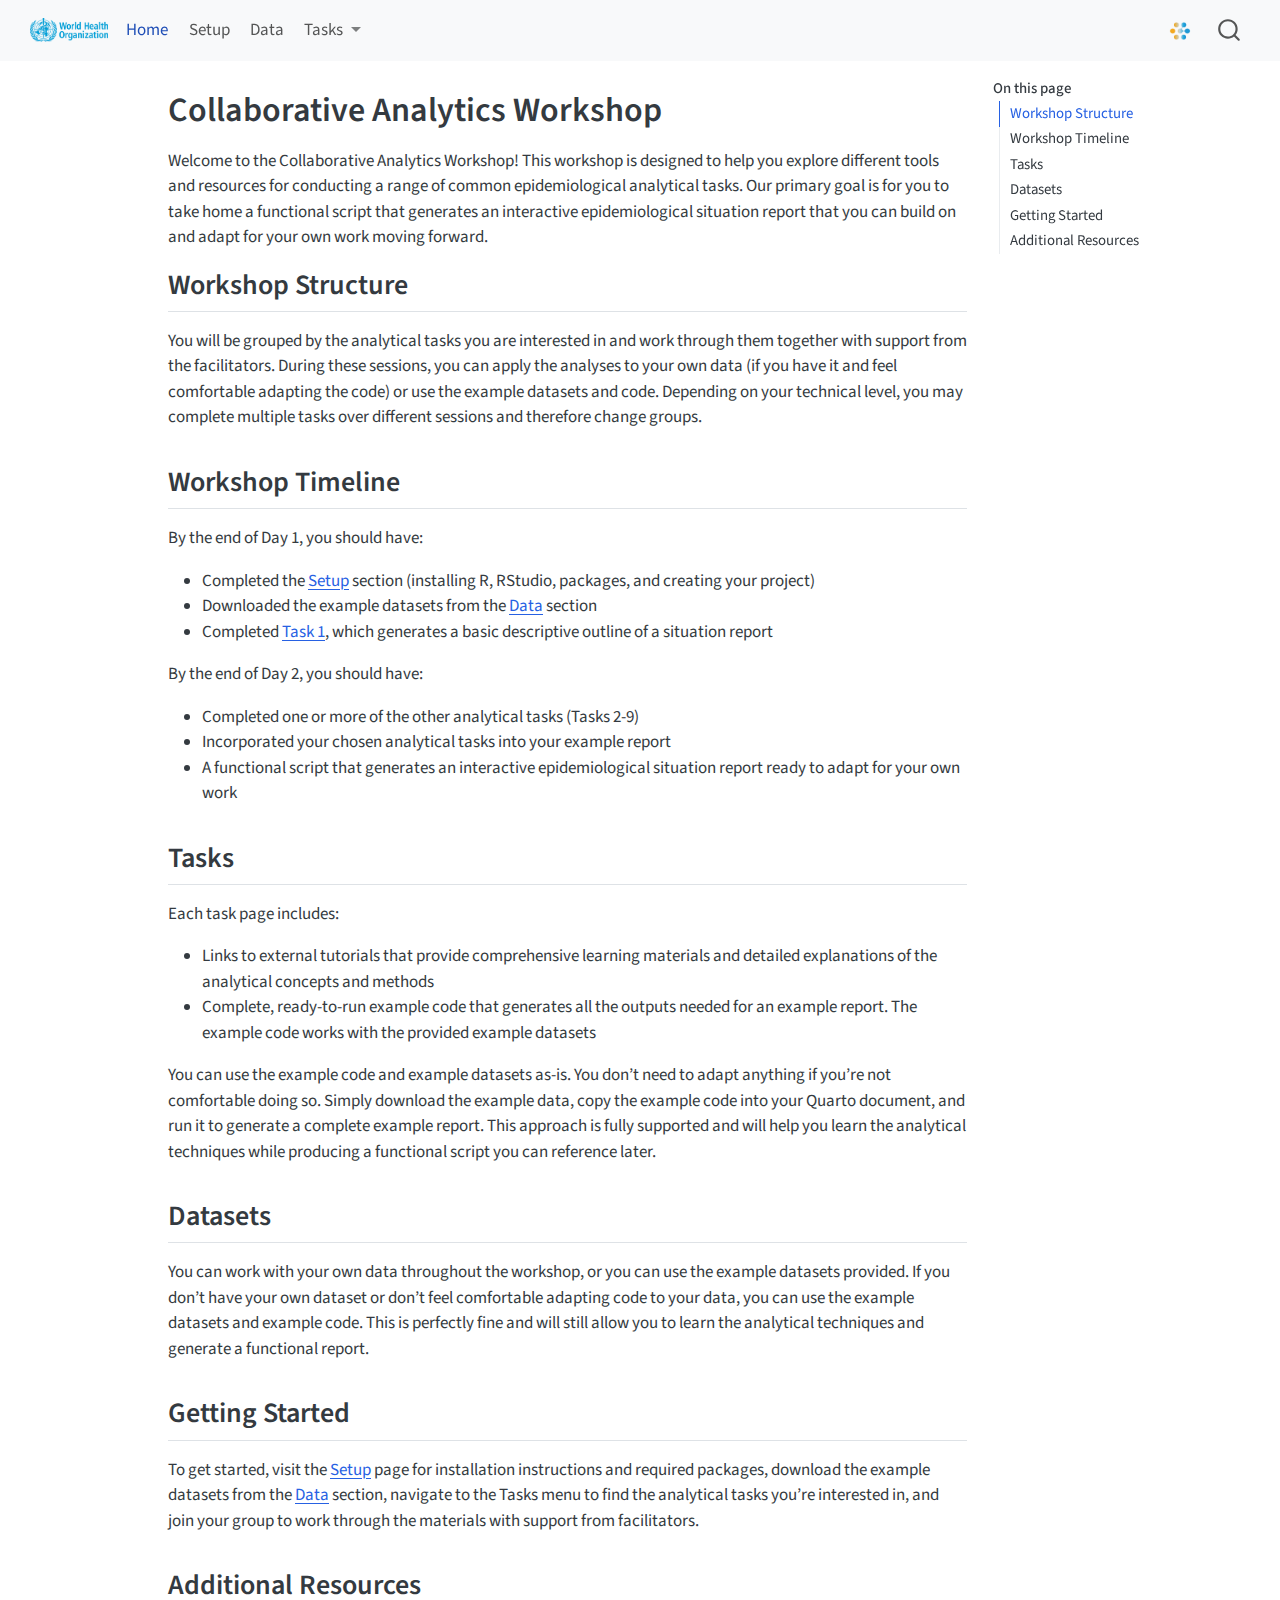
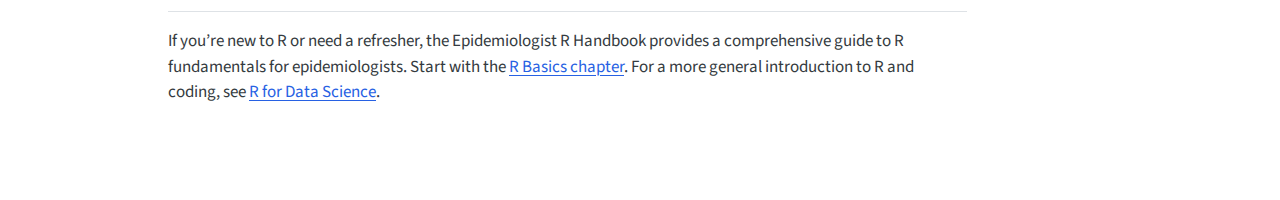
<file: docs/index.html>
<!DOCTYPE html>
<html xmlns="http://www.w3.org/1999/xhtml" lang="en" xml:lang="en"><head>

<meta charset="utf-8">
<meta name="generator" content="quarto-1.6.39">

<meta name="viewport" content="width=device-width, initial-scale=1.0, user-scalable=yes">


<title>Collaborative Analytics Workshop</title>
<style>
code{white-space: pre-wrap;}
span.smallcaps{font-variant: small-caps;}
div.columns{display: flex; gap: min(4vw, 1.5em);}
div.column{flex: auto; overflow-x: auto;}
div.hanging-indent{margin-left: 1.5em; text-indent: -1.5em;}
ul.task-list{list-style: none;}
ul.task-list li input[type="checkbox"] {
  width: 0.8em;
  margin: 0 0.8em 0.2em -1em; /* quarto-specific, see https://github.com/quarto-dev/quarto-cli/issues/4556 */ 
  vertical-align: middle;
}
</style>


<script src="site_libs/quarto-nav/quarto-nav.js"></script>
<script src="site_libs/quarto-nav/headroom.min.js"></script>
<script src="site_libs/clipboard/clipboard.min.js"></script>
<script src="site_libs/quarto-search/autocomplete.umd.js"></script>
<script src="site_libs/quarto-search/fuse.min.js"></script>
<script src="site_libs/quarto-search/quarto-search.js"></script>
<meta name="quarto:offset" content="./">
<link href=".//img/who_favicon.png" rel="icon" type="image/png">
<script src="site_libs/quarto-html/quarto.js"></script>
<script src="site_libs/quarto-html/popper.min.js"></script>
<script src="site_libs/quarto-html/tippy.umd.min.js"></script>
<script src="site_libs/quarto-html/anchor.min.js"></script>
<link href="site_libs/quarto-html/tippy.css" rel="stylesheet">
<link href="site_libs/quarto-html/quarto-syntax-highlighting-e26003cea8cd680ca0c55a263523d882.css" rel="stylesheet" id="quarto-text-highlighting-styles">
<script src="site_libs/bootstrap/bootstrap.min.js"></script>
<link href="site_libs/bootstrap/bootstrap-icons.css" rel="stylesheet">
<link href="site_libs/bootstrap/bootstrap-ddd961a2510921635943dfbbd19534c4.min.css" rel="stylesheet" append-hash="true" id="quarto-bootstrap" data-mode="light">
<script id="quarto-search-options" type="application/json">{
  "location": "navbar",
  "copy-button": false,
  "collapse-after": 3,
  "panel-placement": "end",
  "type": "overlay",
  "limit": 50,
  "keyboard-shortcut": [
    "f",
    "/",
    "s"
  ],
  "show-item-context": false,
  "language": {
    "search-no-results-text": "No results",
    "search-matching-documents-text": "matching documents",
    "search-copy-link-title": "Copy link to search",
    "search-hide-matches-text": "Hide additional matches",
    "search-more-match-text": "more match in this document",
    "search-more-matches-text": "more matches in this document",
    "search-clear-button-title": "Clear",
    "search-text-placeholder": "",
    "search-detached-cancel-button-title": "Cancel",
    "search-submit-button-title": "Submit",
    "search-label": "Search"
  }
}</script>


<link rel="stylesheet" href="styles.css">
</head>

<body class="nav-fixed">

<div id="quarto-search-results"></div>
  <header id="quarto-header" class="headroom fixed-top">
    <nav class="navbar navbar-expand-lg " data-bs-theme="dark">
      <div class="navbar-container container-fluid">
      <div class="navbar-brand-container mx-auto">
    <a href="./index.html" class="navbar-brand navbar-brand-logo">
    <img src="./img/who_logo.png" alt="" class="navbar-logo">
    </a>
  </div>
            <div id="quarto-search" class="" title="Search"></div>
          <button class="navbar-toggler" type="button" data-bs-toggle="collapse" data-bs-target="#navbarCollapse" aria-controls="navbarCollapse" role="menu" aria-expanded="false" aria-label="Toggle navigation" onclick="if (window.quartoToggleHeadroom) { window.quartoToggleHeadroom(); }">
  <span class="navbar-toggler-icon"></span>
</button>
          <div class="collapse navbar-collapse" id="navbarCollapse">
            <ul class="navbar-nav navbar-nav-scroll me-auto">
  <li class="nav-item">
    <a class="nav-link active" href="./index.html" aria-current="page"> 
<span class="menu-text">Home</span></a>
  </li>  
  <li class="nav-item">
    <a class="nav-link" href="./setup.html"> 
<span class="menu-text">Setup</span></a>
  </li>  
  <li class="nav-item">
    <a class="nav-link" href="./data.html"> 
<span class="menu-text">Data</span></a>
  </li>  
  <li class="nav-item dropdown ">
    <a class="nav-link dropdown-toggle" href="#" id="nav-menu-tasks" role="link" data-bs-toggle="dropdown" aria-expanded="false">
 <span class="menu-text">Tasks</span>
    </a>
    <ul class="dropdown-menu" aria-labelledby="nav-menu-tasks">    
        <li>
    <a class="dropdown-item" href="./task1.html">
 <span class="dropdown-text">1. Generating a basic situation report</span></a>
  </li>  
        <li>
    <a class="dropdown-item" href="./task2.html">
 <span class="dropdown-text">2. Generating interactive maps</span></a>
  </li>  
        <li>
    <a class="dropdown-item" href="./task3.html">
 <span class="dropdown-text">3. Visualising transmission chains</span></a>
  </li>  
        <li>
    <a class="dropdown-item" href="./task4.html">
 <span class="dropdown-text">4. Getting epidemiological parameters</span></a>
  </li>  
        <li>
    <a class="dropdown-item" href="./task5.html">
 <span class="dropdown-text">5. Estimating the reproduction number</span></a>
  </li>  
        <li>
    <a class="dropdown-item" href="./task6.html">
 <span class="dropdown-text">6. Nowcasting epidemiological data</span></a>
  </li>  
        <li>
    <a class="dropdown-item" href="./task7.html">
 <span class="dropdown-text">7. Forecasting cases and deaths</span></a>
  </li>  
        <li>
    <a class="dropdown-item" href="./task8.html">
 <span class="dropdown-text">8. Estimating disease severity</span></a>
  </li>  
        <li>
    <a class="dropdown-item" href="./task9.html">
 <span class="dropdown-text">9. Simulating disease transmission</span></a>
  </li>  
    </ul>
  </li>
</ul>
            <ul class="navbar-nav navbar-nav-scroll ms-auto">
  <li class="nav-item">
    <a class="nav-link" href="https://collaboratory.who.int/forum/c/afro-ca-cop/"> 
<span class="menu-text"><img src="./img/collaboratory_logo.png" height="24px" style="vertical-align: middle; margin-right: 0.25em;"></span></a>
  </li>  
</ul>
          </div> <!-- /navcollapse -->
            <div class="quarto-navbar-tools">
</div>
      </div> <!-- /container-fluid -->
    </nav>
</header>
<!-- content -->
<div id="quarto-content" class="quarto-container page-columns page-rows-contents page-layout-article page-navbar">
<!-- sidebar -->
<!-- margin-sidebar -->
    <div id="quarto-margin-sidebar" class="sidebar margin-sidebar">
        <nav id="TOC" role="doc-toc" class="toc-active">
    <h2 id="toc-title">On this page</h2>
   
  <ul>
  <li><a href="#workshop-structure" id="toc-workshop-structure" class="nav-link active" data-scroll-target="#workshop-structure">Workshop Structure</a></li>
  <li><a href="#workshop-timeline" id="toc-workshop-timeline" class="nav-link" data-scroll-target="#workshop-timeline">Workshop Timeline</a></li>
  <li><a href="#tasks" id="toc-tasks" class="nav-link" data-scroll-target="#tasks">Tasks</a></li>
  <li><a href="#datasets" id="toc-datasets" class="nav-link" data-scroll-target="#datasets">Datasets</a></li>
  <li><a href="#getting-started" id="toc-getting-started" class="nav-link" data-scroll-target="#getting-started">Getting Started</a></li>
  <li><a href="#additional-resources" id="toc-additional-resources" class="nav-link" data-scroll-target="#additional-resources">Additional Resources</a></li>
  </ul>
</nav>
    </div>
<!-- main -->
<main class="content" id="quarto-document-content">

<header id="title-block-header" class="quarto-title-block default">
<div class="quarto-title">
<h1 class="title">Collaborative Analytics Workshop</h1>
</div>



<div class="quarto-title-meta">

    
  
    
  </div>
  


</header>


<p>Welcome to the Collaborative Analytics Workshop! This workshop is designed to help you explore different tools and resources for conducting a range of common epidemiological analytical tasks. Our primary goal is for you to take home a functional script that generates an interactive epidemiological situation report that you can build on and adapt for your own work moving forward.</p>
<section id="workshop-structure" class="level2">
<h2 class="anchored" data-anchor-id="workshop-structure">Workshop Structure</h2>
<p>You will be grouped by the analytical tasks you are interested in and work through them together with support from the facilitators. During these sessions, you can apply the analyses to your own data (if you have it and feel comfortable adapting the code) or use the example datasets and code. Depending on your technical level, you may complete multiple tasks over different sessions and therefore change groups.</p>
</section>
<section id="workshop-timeline" class="level2">
<h2 class="anchored" data-anchor-id="workshop-timeline">Workshop Timeline</h2>
<p>By the end of Day 1, you should have:</p>
<ul>
<li>Completed the <a href="./setup.html">Setup</a> section (installing R, RStudio, packages, and creating your project)</li>
<li>Downloaded the example datasets from the <a href="./data.html">Data</a> section</li>
<li>Completed <a href="./task1.html">Task 1</a>, which generates a basic descriptive outline of a situation report</li>
</ul>
<p>By the end of Day 2, you should have:</p>
<ul>
<li>Completed one or more of the other analytical tasks (Tasks 2-9)</li>
<li>Incorporated your chosen analytical tasks into your example report</li>
<li>A functional script that generates an interactive epidemiological situation report ready to adapt for your own work</li>
</ul>
</section>
<section id="tasks" class="level2">
<h2 class="anchored" data-anchor-id="tasks">Tasks</h2>
<p>Each task page includes:</p>
<ul>
<li>Links to external tutorials that provide comprehensive learning materials and detailed explanations of the analytical concepts and methods</li>
<li>Complete, ready-to-run example code that generates all the outputs needed for an example report. The example code works with the provided example datasets</li>
</ul>
<p>You can use the example code and example datasets as-is. You don’t need to adapt anything if you’re not comfortable doing so. Simply download the example data, copy the example code into your Quarto document, and run it to generate a complete example report. This approach is fully supported and will help you learn the analytical techniques while producing a functional script you can reference later.</p>
</section>
<section id="datasets" class="level2">
<h2 class="anchored" data-anchor-id="datasets">Datasets</h2>
<p>You can work with your own data throughout the workshop, or you can use the example datasets provided. If you don’t have your own dataset or don’t feel comfortable adapting code to your data, you can use the example datasets and example code. This is perfectly fine and will still allow you to learn the analytical techniques and generate a functional report.</p>
</section>
<section id="getting-started" class="level2">
<h2 class="anchored" data-anchor-id="getting-started">Getting Started</h2>
<p>To get started, visit the <a href="./setup.html">Setup</a> page for installation instructions and required packages, download the example datasets from the <a href="./data.html">Data</a> section, navigate to the Tasks menu to find the analytical tasks you’re interested in, and join your group to work through the materials with support from facilitators.</p>
</section>
<section id="additional-resources" class="level2">
<h2 class="anchored" data-anchor-id="additional-resources">Additional Resources</h2>
<p>If you’re new to R or need a refresher, the Epidemiologist R Handbook provides a comprehensive guide to R fundamentals for epidemiologists. Start with the <a href="https://www.epirhandbook.com/en/new_pages/basics.html">R Basics chapter</a>. For a more general introduction to R and coding, see <a href="https://r4ds.hadley.nz/intro.html">R for Data Science</a>.</p>


</section>

</main> <!-- /main -->
<script id="quarto-html-after-body" type="application/javascript">
window.document.addEventListener("DOMContentLoaded", function (event) {
  const toggleBodyColorMode = (bsSheetEl) => {
    const mode = bsSheetEl.getAttribute("data-mode");
    const bodyEl = window.document.querySelector("body");
    if (mode === "dark") {
      bodyEl.classList.add("quarto-dark");
      bodyEl.classList.remove("quarto-light");
    } else {
      bodyEl.classList.add("quarto-light");
      bodyEl.classList.remove("quarto-dark");
    }
  }
  const toggleBodyColorPrimary = () => {
    const bsSheetEl = window.document.querySelector("link#quarto-bootstrap");
    if (bsSheetEl) {
      toggleBodyColorMode(bsSheetEl);
    }
  }
  toggleBodyColorPrimary();  
  const icon = "";
  const anchorJS = new window.AnchorJS();
  anchorJS.options = {
    placement: 'right',
    icon: icon
  };
  anchorJS.add('.anchored');
  const isCodeAnnotation = (el) => {
    for (const clz of el.classList) {
      if (clz.startsWith('code-annotation-')) {                     
        return true;
      }
    }
    return false;
  }
  const onCopySuccess = function(e) {
    // button target
    const button = e.trigger;
    // don't keep focus
    button.blur();
    // flash "checked"
    button.classList.add('code-copy-button-checked');
    var currentTitle = button.getAttribute("title");
    button.setAttribute("title", "Copied!");
    let tooltip;
    if (window.bootstrap) {
      button.setAttribute("data-bs-toggle", "tooltip");
      button.setAttribute("data-bs-placement", "left");
      button.setAttribute("data-bs-title", "Copied!");
      tooltip = new bootstrap.Tooltip(button, 
        { trigger: "manual", 
          customClass: "code-copy-button-tooltip",
          offset: [0, -8]});
      tooltip.show();    
    }
    setTimeout(function() {
      if (tooltip) {
        tooltip.hide();
        button.removeAttribute("data-bs-title");
        button.removeAttribute("data-bs-toggle");
        button.removeAttribute("data-bs-placement");
      }
      button.setAttribute("title", currentTitle);
      button.classList.remove('code-copy-button-checked');
    }, 1000);
    // clear code selection
    e.clearSelection();
  }
  const getTextToCopy = function(trigger) {
      const codeEl = trigger.previousElementSibling.cloneNode(true);
      for (const childEl of codeEl.children) {
        if (isCodeAnnotation(childEl)) {
          childEl.remove();
        }
      }
      return codeEl.innerText;
  }
  const clipboard = new window.ClipboardJS('.code-copy-button:not([data-in-quarto-modal])', {
    text: getTextToCopy
  });
  clipboard.on('success', onCopySuccess);
  if (window.document.getElementById('quarto-embedded-source-code-modal')) {
    const clipboardModal = new window.ClipboardJS('.code-copy-button[data-in-quarto-modal]', {
      text: getTextToCopy,
      container: window.document.getElementById('quarto-embedded-source-code-modal')
    });
    clipboardModal.on('success', onCopySuccess);
  }
    var localhostRegex = new RegExp(/^(?:http|https):\/\/localhost\:?[0-9]*\//);
    var mailtoRegex = new RegExp(/^mailto:/);
      var filterRegex = new RegExp('/' + window.location.host + '/');
    var isInternal = (href) => {
        return filterRegex.test(href) || localhostRegex.test(href) || mailtoRegex.test(href);
    }
    // Inspect non-navigation links and adorn them if external
 	var links = window.document.querySelectorAll('a[href]:not(.nav-link):not(.navbar-brand):not(.toc-action):not(.sidebar-link):not(.sidebar-item-toggle):not(.pagination-link):not(.no-external):not([aria-hidden]):not(.dropdown-item):not(.quarto-navigation-tool):not(.about-link)');
    for (var i=0; i<links.length; i++) {
      const link = links[i];
      if (!isInternal(link.href)) {
        // undo the damage that might have been done by quarto-nav.js in the case of
        // links that we want to consider external
        if (link.dataset.originalHref !== undefined) {
          link.href = link.dataset.originalHref;
        }
      }
    }
  function tippyHover(el, contentFn, onTriggerFn, onUntriggerFn) {
    const config = {
      allowHTML: true,
      maxWidth: 500,
      delay: 100,
      arrow: false,
      appendTo: function(el) {
          return el.parentElement;
      },
      interactive: true,
      interactiveBorder: 10,
      theme: 'quarto',
      placement: 'bottom-start',
    };
    if (contentFn) {
      config.content = contentFn;
    }
    if (onTriggerFn) {
      config.onTrigger = onTriggerFn;
    }
    if (onUntriggerFn) {
      config.onUntrigger = onUntriggerFn;
    }
    window.tippy(el, config); 
  }
  const noterefs = window.document.querySelectorAll('a[role="doc-noteref"]');
  for (var i=0; i<noterefs.length; i++) {
    const ref = noterefs[i];
    tippyHover(ref, function() {
      // use id or data attribute instead here
      let href = ref.getAttribute('data-footnote-href') || ref.getAttribute('href');
      try { href = new URL(href).hash; } catch {}
      const id = href.replace(/^#\/?/, "");
      const note = window.document.getElementById(id);
      if (note) {
        return note.innerHTML;
      } else {
        return "";
      }
    });
  }
  const xrefs = window.document.querySelectorAll('a.quarto-xref');
  const processXRef = (id, note) => {
    // Strip column container classes
    const stripColumnClz = (el) => {
      el.classList.remove("page-full", "page-columns");
      if (el.children) {
        for (const child of el.children) {
          stripColumnClz(child);
        }
      }
    }
    stripColumnClz(note)
    if (id === null || id.startsWith('sec-')) {
      // Special case sections, only their first couple elements
      const container = document.createElement("div");
      if (note.children && note.children.length > 2) {
        container.appendChild(note.children[0].cloneNode(true));
        for (let i = 1; i < note.children.length; i++) {
          const child = note.children[i];
          if (child.tagName === "P" && child.innerText === "") {
            continue;
          } else {
            container.appendChild(child.cloneNode(true));
            break;
          }
        }
        if (window.Quarto?.typesetMath) {
          window.Quarto.typesetMath(container);
        }
        return container.innerHTML
      } else {
        if (window.Quarto?.typesetMath) {
          window.Quarto.typesetMath(note);
        }
        return note.innerHTML;
      }
    } else {
      // Remove any anchor links if they are present
      const anchorLink = note.querySelector('a.anchorjs-link');
      if (anchorLink) {
        anchorLink.remove();
      }
      if (window.Quarto?.typesetMath) {
        window.Quarto.typesetMath(note);
      }
      if (note.classList.contains("callout")) {
        return note.outerHTML;
      } else {
        return note.innerHTML;
      }
    }
  }
  for (var i=0; i<xrefs.length; i++) {
    const xref = xrefs[i];
    tippyHover(xref, undefined, function(instance) {
      instance.disable();
      let url = xref.getAttribute('href');
      let hash = undefined; 
      if (url.startsWith('#')) {
        hash = url;
      } else {
        try { hash = new URL(url).hash; } catch {}
      }
      if (hash) {
        const id = hash.replace(/^#\/?/, "");
        const note = window.document.getElementById(id);
        if (note !== null) {
          try {
            const html = processXRef(id, note.cloneNode(true));
            instance.setContent(html);
          } finally {
            instance.enable();
            instance.show();
          }
        } else {
          // See if we can fetch this
          fetch(url.split('#')[0])
          .then(res => res.text())
          .then(html => {
            const parser = new DOMParser();
            const htmlDoc = parser.parseFromString(html, "text/html");
            const note = htmlDoc.getElementById(id);
            if (note !== null) {
              const html = processXRef(id, note);
              instance.setContent(html);
            } 
          }).finally(() => {
            instance.enable();
            instance.show();
          });
        }
      } else {
        // See if we can fetch a full url (with no hash to target)
        // This is a special case and we should probably do some content thinning / targeting
        fetch(url)
        .then(res => res.text())
        .then(html => {
          const parser = new DOMParser();
          const htmlDoc = parser.parseFromString(html, "text/html");
          const note = htmlDoc.querySelector('main.content');
          if (note !== null) {
            // This should only happen for chapter cross references
            // (since there is no id in the URL)
            // remove the first header
            if (note.children.length > 0 && note.children[0].tagName === "HEADER") {
              note.children[0].remove();
            }
            const html = processXRef(null, note);
            instance.setContent(html);
          } 
        }).finally(() => {
          instance.enable();
          instance.show();
        });
      }
    }, function(instance) {
    });
  }
      let selectedAnnoteEl;
      const selectorForAnnotation = ( cell, annotation) => {
        let cellAttr = 'data-code-cell="' + cell + '"';
        let lineAttr = 'data-code-annotation="' +  annotation + '"';
        const selector = 'span[' + cellAttr + '][' + lineAttr + ']';
        return selector;
      }
      const selectCodeLines = (annoteEl) => {
        const doc = window.document;
        const targetCell = annoteEl.getAttribute("data-target-cell");
        const targetAnnotation = annoteEl.getAttribute("data-target-annotation");
        const annoteSpan = window.document.querySelector(selectorForAnnotation(targetCell, targetAnnotation));
        const lines = annoteSpan.getAttribute("data-code-lines").split(",");
        const lineIds = lines.map((line) => {
          return targetCell + "-" + line;
        })
        let top = null;
        let height = null;
        let parent = null;
        if (lineIds.length > 0) {
            //compute the position of the single el (top and bottom and make a div)
            const el = window.document.getElementById(lineIds[0]);
            top = el.offsetTop;
            height = el.offsetHeight;
            parent = el.parentElement.parentElement;
          if (lineIds.length > 1) {
            const lastEl = window.document.getElementById(lineIds[lineIds.length - 1]);
            const bottom = lastEl.offsetTop + lastEl.offsetHeight;
            height = bottom - top;
          }
          if (top !== null && height !== null && parent !== null) {
            // cook up a div (if necessary) and position it 
            let div = window.document.getElementById("code-annotation-line-highlight");
            if (div === null) {
              div = window.document.createElement("div");
              div.setAttribute("id", "code-annotation-line-highlight");
              div.style.position = 'absolute';
              parent.appendChild(div);
            }
            div.style.top = top - 2 + "px";
            div.style.height = height + 4 + "px";
            div.style.left = 0;
            let gutterDiv = window.document.getElementById("code-annotation-line-highlight-gutter");
            if (gutterDiv === null) {
              gutterDiv = window.document.createElement("div");
              gutterDiv.setAttribute("id", "code-annotation-line-highlight-gutter");
              gutterDiv.style.position = 'absolute';
              const codeCell = window.document.getElementById(targetCell);
              const gutter = codeCell.querySelector('.code-annotation-gutter');
              gutter.appendChild(gutterDiv);
            }
            gutterDiv.style.top = top - 2 + "px";
            gutterDiv.style.height = height + 4 + "px";
          }
          selectedAnnoteEl = annoteEl;
        }
      };
      const unselectCodeLines = () => {
        const elementsIds = ["code-annotation-line-highlight", "code-annotation-line-highlight-gutter"];
        elementsIds.forEach((elId) => {
          const div = window.document.getElementById(elId);
          if (div) {
            div.remove();
          }
        });
        selectedAnnoteEl = undefined;
      };
        // Handle positioning of the toggle
    window.addEventListener(
      "resize",
      throttle(() => {
        elRect = undefined;
        if (selectedAnnoteEl) {
          selectCodeLines(selectedAnnoteEl);
        }
      }, 10)
    );
    function throttle(fn, ms) {
    let throttle = false;
    let timer;
      return (...args) => {
        if(!throttle) { // first call gets through
            fn.apply(this, args);
            throttle = true;
        } else { // all the others get throttled
            if(timer) clearTimeout(timer); // cancel #2
            timer = setTimeout(() => {
              fn.apply(this, args);
              timer = throttle = false;
            }, ms);
        }
      };
    }
      // Attach click handler to the DT
      const annoteDls = window.document.querySelectorAll('dt[data-target-cell]');
      for (const annoteDlNode of annoteDls) {
        annoteDlNode.addEventListener('click', (event) => {
          const clickedEl = event.target;
          if (clickedEl !== selectedAnnoteEl) {
            unselectCodeLines();
            const activeEl = window.document.querySelector('dt[data-target-cell].code-annotation-active');
            if (activeEl) {
              activeEl.classList.remove('code-annotation-active');
            }
            selectCodeLines(clickedEl);
            clickedEl.classList.add('code-annotation-active');
          } else {
            // Unselect the line
            unselectCodeLines();
            clickedEl.classList.remove('code-annotation-active');
          }
        });
      }
  const findCites = (el) => {
    const parentEl = el.parentElement;
    if (parentEl) {
      const cites = parentEl.dataset.cites;
      if (cites) {
        return {
          el,
          cites: cites.split(' ')
        };
      } else {
        return findCites(el.parentElement)
      }
    } else {
      return undefined;
    }
  };
  var bibliorefs = window.document.querySelectorAll('a[role="doc-biblioref"]');
  for (var i=0; i<bibliorefs.length; i++) {
    const ref = bibliorefs[i];
    const citeInfo = findCites(ref);
    if (citeInfo) {
      tippyHover(citeInfo.el, function() {
        var popup = window.document.createElement('div');
        citeInfo.cites.forEach(function(cite) {
          var citeDiv = window.document.createElement('div');
          citeDiv.classList.add('hanging-indent');
          citeDiv.classList.add('csl-entry');
          var biblioDiv = window.document.getElementById('ref-' + cite);
          if (biblioDiv) {
            citeDiv.innerHTML = biblioDiv.innerHTML;
          }
          popup.appendChild(citeDiv);
        });
        return popup.innerHTML;
      });
    }
  }
});
</script>
</div> <!-- /content -->




</body></html>
</file>
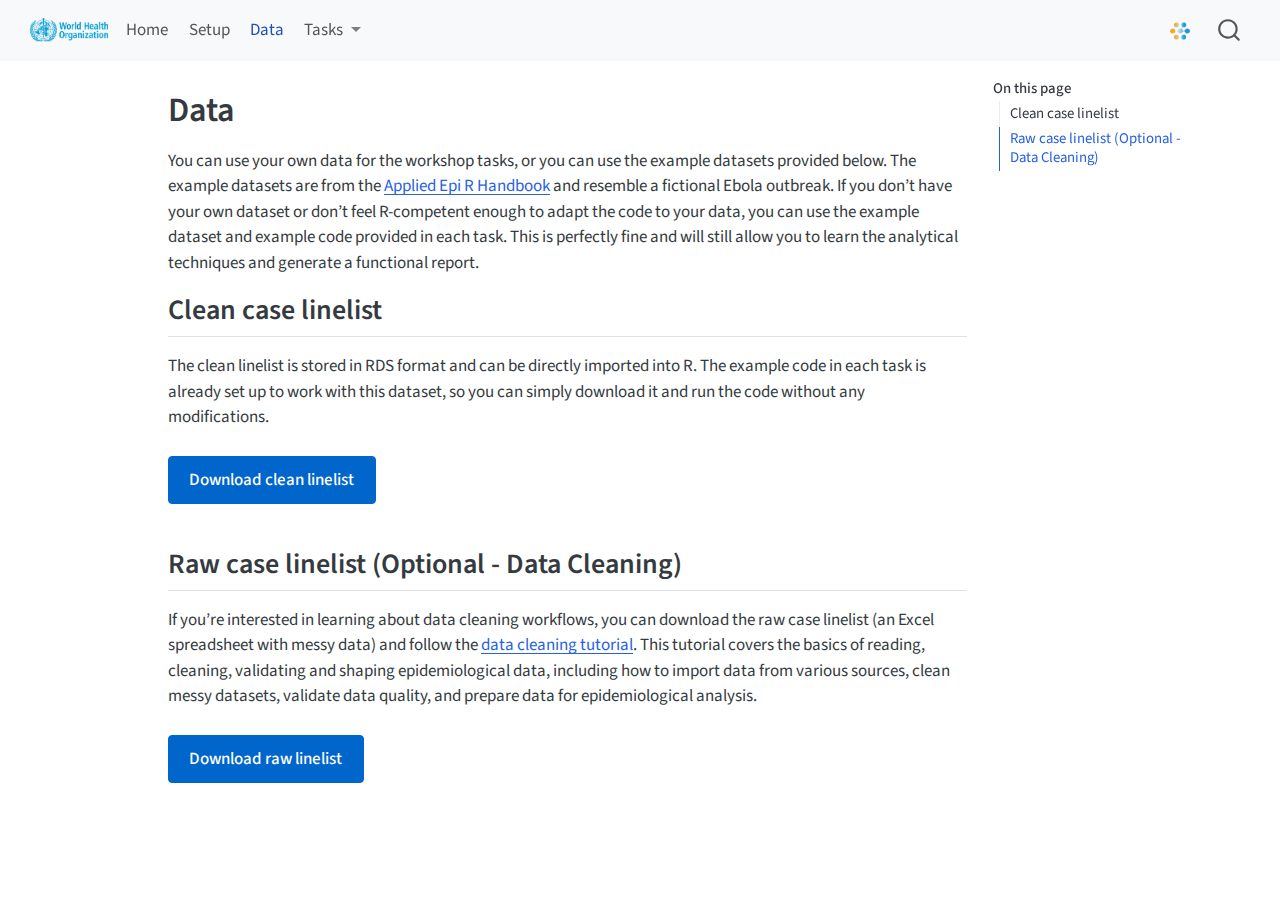
<file: docs/data.html>
<!DOCTYPE html>
<html xmlns="http://www.w3.org/1999/xhtml" lang="en" xml:lang="en"><head>

<meta charset="utf-8">
<meta name="generator" content="quarto-1.6.39">

<meta name="viewport" content="width=device-width, initial-scale=1.0, user-scalable=yes">


<title>Data</title>
<style>
code{white-space: pre-wrap;}
span.smallcaps{font-variant: small-caps;}
div.columns{display: flex; gap: min(4vw, 1.5em);}
div.column{flex: auto; overflow-x: auto;}
div.hanging-indent{margin-left: 1.5em; text-indent: -1.5em;}
ul.task-list{list-style: none;}
ul.task-list li input[type="checkbox"] {
  width: 0.8em;
  margin: 0 0.8em 0.2em -1em; /* quarto-specific, see https://github.com/quarto-dev/quarto-cli/issues/4556 */ 
  vertical-align: middle;
}
</style>


<script src="site_libs/quarto-nav/quarto-nav.js"></script>
<script src="site_libs/quarto-nav/headroom.min.js"></script>
<script src="site_libs/clipboard/clipboard.min.js"></script>
<script src="site_libs/quarto-search/autocomplete.umd.js"></script>
<script src="site_libs/quarto-search/fuse.min.js"></script>
<script src="site_libs/quarto-search/quarto-search.js"></script>
<meta name="quarto:offset" content="./">
<link href=".//img/who_favicon.png" rel="icon" type="image/png">
<script src="site_libs/quarto-html/quarto.js"></script>
<script src="site_libs/quarto-html/popper.min.js"></script>
<script src="site_libs/quarto-html/tippy.umd.min.js"></script>
<script src="site_libs/quarto-html/anchor.min.js"></script>
<link href="site_libs/quarto-html/tippy.css" rel="stylesheet">
<link href="site_libs/quarto-html/quarto-syntax-highlighting-e26003cea8cd680ca0c55a263523d882.css" rel="stylesheet" id="quarto-text-highlighting-styles">
<script src="site_libs/bootstrap/bootstrap.min.js"></script>
<link href="site_libs/bootstrap/bootstrap-icons.css" rel="stylesheet">
<link href="site_libs/bootstrap/bootstrap-ddd961a2510921635943dfbbd19534c4.min.css" rel="stylesheet" append-hash="true" id="quarto-bootstrap" data-mode="light">
<script id="quarto-search-options" type="application/json">{
  "location": "navbar",
  "copy-button": false,
  "collapse-after": 3,
  "panel-placement": "end",
  "type": "overlay",
  "limit": 50,
  "keyboard-shortcut": [
    "f",
    "/",
    "s"
  ],
  "show-item-context": false,
  "language": {
    "search-no-results-text": "No results",
    "search-matching-documents-text": "matching documents",
    "search-copy-link-title": "Copy link to search",
    "search-hide-matches-text": "Hide additional matches",
    "search-more-match-text": "more match in this document",
    "search-more-matches-text": "more matches in this document",
    "search-clear-button-title": "Clear",
    "search-text-placeholder": "",
    "search-detached-cancel-button-title": "Cancel",
    "search-submit-button-title": "Submit",
    "search-label": "Search"
  }
}</script>


<link rel="stylesheet" href="styles.css">
</head>

<body class="nav-fixed">

<div id="quarto-search-results"></div>
  <header id="quarto-header" class="headroom fixed-top">
    <nav class="navbar navbar-expand-lg " data-bs-theme="dark">
      <div class="navbar-container container-fluid">
      <div class="navbar-brand-container mx-auto">
    <a href="./index.html" class="navbar-brand navbar-brand-logo">
    <img src="./img/who_logo.png" alt="" class="navbar-logo">
    </a>
  </div>
            <div id="quarto-search" class="" title="Search"></div>
          <button class="navbar-toggler" type="button" data-bs-toggle="collapse" data-bs-target="#navbarCollapse" aria-controls="navbarCollapse" role="menu" aria-expanded="false" aria-label="Toggle navigation" onclick="if (window.quartoToggleHeadroom) { window.quartoToggleHeadroom(); }">
  <span class="navbar-toggler-icon"></span>
</button>
          <div class="collapse navbar-collapse" id="navbarCollapse">
            <ul class="navbar-nav navbar-nav-scroll me-auto">
  <li class="nav-item">
    <a class="nav-link" href="./index.html"> 
<span class="menu-text">Home</span></a>
  </li>  
  <li class="nav-item">
    <a class="nav-link" href="./setup.html"> 
<span class="menu-text">Setup</span></a>
  </li>  
  <li class="nav-item">
    <a class="nav-link active" href="./data.html" aria-current="page"> 
<span class="menu-text">Data</span></a>
  </li>  
  <li class="nav-item dropdown ">
    <a class="nav-link dropdown-toggle" href="#" id="nav-menu-tasks" role="link" data-bs-toggle="dropdown" aria-expanded="false">
 <span class="menu-text">Tasks</span>
    </a>
    <ul class="dropdown-menu" aria-labelledby="nav-menu-tasks">    
        <li>
    <a class="dropdown-item" href="./task2.html">
 <span class="dropdown-text">1. Generating automated situation reports</span></a>
  </li>  
        <li>
    <a class="dropdown-item" href="./task3.html">
 <span class="dropdown-text">2. Generating interactive maps</span></a>
  </li>  
        <li>
    <a class="dropdown-item" href="./task4.html">
 <span class="dropdown-text">3. Visualising transmission chains</span></a>
  </li>  
        <li>
    <a class="dropdown-item" href="./task5.html">
 <span class="dropdown-text">4. Getting epidemiological parameters</span></a>
  </li>  
        <li>
    <a class="dropdown-item" href="./task6.html">
 <span class="dropdown-text">5. Estimating the reproduction number</span></a>
  </li>  
        <li>
    <a class="dropdown-item" href="./task7.html">
 <span class="dropdown-text">6. Nowcasting epidemiological data</span></a>
  </li>  
        <li>
    <a class="dropdown-item" href="./task8.html">
 <span class="dropdown-text">7. Forecasting cases and deaths</span></a>
  </li>  
        <li>
    <a class="dropdown-item" href="./task9.html">
 <span class="dropdown-text">8. Estimating disease severity</span></a>
  </li>  
        <li>
    <a class="dropdown-item" href="./task10.html">
 <span class="dropdown-text">9. Simulating disease transmission</span></a>
  </li>  
    </ul>
  </li>
</ul>
            <ul class="navbar-nav navbar-nav-scroll ms-auto">
  <li class="nav-item">
    <a class="nav-link" href="https://collaboratory.who.int/forum/c/afro-ca-cop/"> 
<span class="menu-text"><img src="./img/collaboratory_logo.png" height="24px" style="vertical-align: middle; margin-right: 0.25em;"></span></a>
  </li>  
</ul>
          </div> <!-- /navcollapse -->
            <div class="quarto-navbar-tools">
</div>
      </div> <!-- /container-fluid -->
    </nav>
</header>
<!-- content -->
<div id="quarto-content" class="quarto-container page-columns page-rows-contents page-layout-article page-navbar">
<!-- sidebar -->
<!-- margin-sidebar -->
    <div id="quarto-margin-sidebar" class="sidebar margin-sidebar">
        <nav id="TOC" role="doc-toc" class="toc-active">
    <h2 id="toc-title">On this page</h2>
   
  <ul>
  <li><a href="#clean-case-linelist" id="toc-clean-case-linelist" class="nav-link active" data-scroll-target="#clean-case-linelist">Clean case linelist</a></li>
  <li><a href="#raw-case-linelist-optional---data-cleaning" id="toc-raw-case-linelist-optional---data-cleaning" class="nav-link" data-scroll-target="#raw-case-linelist-optional---data-cleaning">Raw case linelist (Optional - Data Cleaning)</a></li>
  </ul>
</nav>
    </div>
<!-- main -->
<main class="content" id="quarto-document-content">

<header id="title-block-header" class="quarto-title-block default">
<div class="quarto-title">
<h1 class="title">Data</h1>
</div>



<div class="quarto-title-meta">

    
  
    
  </div>
  


</header>


<p>You can use your own data for the workshop tasks, or you can use the example datasets provided below. The example datasets are from the <a href="https://www.epirhandbook.com/">Applied Epi R Handbook</a> and resemble a fictional Ebola outbreak. If you don’t have your own dataset or don’t feel R-competent enough to adapt the code to your data, you can use the example dataset and example code provided in each task. This is perfectly fine and will still allow you to learn the analytical techniques and generate a functional report.</p>
<section id="clean-case-linelist" class="level2">
<h2 class="anchored" data-anchor-id="clean-case-linelist">Clean case linelist</h2>
<p>The clean linelist is stored in RDS format and can be directly imported into R. The example code in each task is already set up to work with this dataset, so you can simply download it and run the code without any modifications.</p>
<p><a href="https://github.com/appliedepi/epirhandbook_eng/raw/master/data/case_linelists/linelist_cleaned.rds" class="btn btn-primary" target="_blank">Download clean linelist</a></p>
</section>
<section id="raw-case-linelist-optional---data-cleaning" class="level2">
<h2 class="anchored" data-anchor-id="raw-case-linelist-optional---data-cleaning">Raw case linelist (Optional - Data Cleaning)</h2>
<p>If you’re interested in learning about data cleaning workflows, you can download the raw case linelist (an Excel spreadsheet with messy data) and follow the <a href="https://www.epirhandbook.com/en/new_pages/cleaning.html">data cleaning tutorial</a>. This tutorial covers the basics of reading, cleaning, validating and shaping epidemiological data, including how to import data from various sources, clean messy datasets, validate data quality, and prepare data for epidemiological analysis.</p>
<p><a href="https://github.com/appliedepi/epirhandbook_eng/raw/master/data/case_linelists/linelist_raw.xlsx" class="btn btn-primary" target="_blank">Download raw linelist</a></p>


</section>

</main> <!-- /main -->
<script id="quarto-html-after-body" type="application/javascript">
window.document.addEventListener("DOMContentLoaded", function (event) {
  const toggleBodyColorMode = (bsSheetEl) => {
    const mode = bsSheetEl.getAttribute("data-mode");
    const bodyEl = window.document.querySelector("body");
    if (mode === "dark") {
      bodyEl.classList.add("quarto-dark");
      bodyEl.classList.remove("quarto-light");
    } else {
      bodyEl.classList.add("quarto-light");
      bodyEl.classList.remove("quarto-dark");
    }
  }
  const toggleBodyColorPrimary = () => {
    const bsSheetEl = window.document.querySelector("link#quarto-bootstrap");
    if (bsSheetEl) {
      toggleBodyColorMode(bsSheetEl);
    }
  }
  toggleBodyColorPrimary();  
  const icon = "";
  const anchorJS = new window.AnchorJS();
  anchorJS.options = {
    placement: 'right',
    icon: icon
  };
  anchorJS.add('.anchored');
  const isCodeAnnotation = (el) => {
    for (const clz of el.classList) {
      if (clz.startsWith('code-annotation-')) {                     
        return true;
      }
    }
    return false;
  }
  const onCopySuccess = function(e) {
    // button target
    const button = e.trigger;
    // don't keep focus
    button.blur();
    // flash "checked"
    button.classList.add('code-copy-button-checked');
    var currentTitle = button.getAttribute("title");
    button.setAttribute("title", "Copied!");
    let tooltip;
    if (window.bootstrap) {
      button.setAttribute("data-bs-toggle", "tooltip");
      button.setAttribute("data-bs-placement", "left");
      button.setAttribute("data-bs-title", "Copied!");
      tooltip = new bootstrap.Tooltip(button, 
        { trigger: "manual", 
          customClass: "code-copy-button-tooltip",
          offset: [0, -8]});
      tooltip.show();    
    }
    setTimeout(function() {
      if (tooltip) {
        tooltip.hide();
        button.removeAttribute("data-bs-title");
        button.removeAttribute("data-bs-toggle");
        button.removeAttribute("data-bs-placement");
      }
      button.setAttribute("title", currentTitle);
      button.classList.remove('code-copy-button-checked');
    }, 1000);
    // clear code selection
    e.clearSelection();
  }
  const getTextToCopy = function(trigger) {
      const codeEl = trigger.previousElementSibling.cloneNode(true);
      for (const childEl of codeEl.children) {
        if (isCodeAnnotation(childEl)) {
          childEl.remove();
        }
      }
      return codeEl.innerText;
  }
  const clipboard = new window.ClipboardJS('.code-copy-button:not([data-in-quarto-modal])', {
    text: getTextToCopy
  });
  clipboard.on('success', onCopySuccess);
  if (window.document.getElementById('quarto-embedded-source-code-modal')) {
    const clipboardModal = new window.ClipboardJS('.code-copy-button[data-in-quarto-modal]', {
      text: getTextToCopy,
      container: window.document.getElementById('quarto-embedded-source-code-modal')
    });
    clipboardModal.on('success', onCopySuccess);
  }
    var localhostRegex = new RegExp(/^(?:http|https):\/\/localhost\:?[0-9]*\//);
    var mailtoRegex = new RegExp(/^mailto:/);
      var filterRegex = new RegExp('/' + window.location.host + '/');
    var isInternal = (href) => {
        return filterRegex.test(href) || localhostRegex.test(href) || mailtoRegex.test(href);
    }
    // Inspect non-navigation links and adorn them if external
 	var links = window.document.querySelectorAll('a[href]:not(.nav-link):not(.navbar-brand):not(.toc-action):not(.sidebar-link):not(.sidebar-item-toggle):not(.pagination-link):not(.no-external):not([aria-hidden]):not(.dropdown-item):not(.quarto-navigation-tool):not(.about-link)');
    for (var i=0; i<links.length; i++) {
      const link = links[i];
      if (!isInternal(link.href)) {
        // undo the damage that might have been done by quarto-nav.js in the case of
        // links that we want to consider external
        if (link.dataset.originalHref !== undefined) {
          link.href = link.dataset.originalHref;
        }
      }
    }
  function tippyHover(el, contentFn, onTriggerFn, onUntriggerFn) {
    const config = {
      allowHTML: true,
      maxWidth: 500,
      delay: 100,
      arrow: false,
      appendTo: function(el) {
          return el.parentElement;
      },
      interactive: true,
      interactiveBorder: 10,
      theme: 'quarto',
      placement: 'bottom-start',
    };
    if (contentFn) {
      config.content = contentFn;
    }
    if (onTriggerFn) {
      config.onTrigger = onTriggerFn;
    }
    if (onUntriggerFn) {
      config.onUntrigger = onUntriggerFn;
    }
    window.tippy(el, config); 
  }
  const noterefs = window.document.querySelectorAll('a[role="doc-noteref"]');
  for (var i=0; i<noterefs.length; i++) {
    const ref = noterefs[i];
    tippyHover(ref, function() {
      // use id or data attribute instead here
      let href = ref.getAttribute('data-footnote-href') || ref.getAttribute('href');
      try { href = new URL(href).hash; } catch {}
      const id = href.replace(/^#\/?/, "");
      const note = window.document.getElementById(id);
      if (note) {
        return note.innerHTML;
      } else {
        return "";
      }
    });
  }
  const xrefs = window.document.querySelectorAll('a.quarto-xref');
  const processXRef = (id, note) => {
    // Strip column container classes
    const stripColumnClz = (el) => {
      el.classList.remove("page-full", "page-columns");
      if (el.children) {
        for (const child of el.children) {
          stripColumnClz(child);
        }
      }
    }
    stripColumnClz(note)
    if (id === null || id.startsWith('sec-')) {
      // Special case sections, only their first couple elements
      const container = document.createElement("div");
      if (note.children && note.children.length > 2) {
        container.appendChild(note.children[0].cloneNode(true));
        for (let i = 1; i < note.children.length; i++) {
          const child = note.children[i];
          if (child.tagName === "P" && child.innerText === "") {
            continue;
          } else {
            container.appendChild(child.cloneNode(true));
            break;
          }
        }
        if (window.Quarto?.typesetMath) {
          window.Quarto.typesetMath(container);
        }
        return container.innerHTML
      } else {
        if (window.Quarto?.typesetMath) {
          window.Quarto.typesetMath(note);
        }
        return note.innerHTML;
      }
    } else {
      // Remove any anchor links if they are present
      const anchorLink = note.querySelector('a.anchorjs-link');
      if (anchorLink) {
        anchorLink.remove();
      }
      if (window.Quarto?.typesetMath) {
        window.Quarto.typesetMath(note);
      }
      if (note.classList.contains("callout")) {
        return note.outerHTML;
      } else {
        return note.innerHTML;
      }
    }
  }
  for (var i=0; i<xrefs.length; i++) {
    const xref = xrefs[i];
    tippyHover(xref, undefined, function(instance) {
      instance.disable();
      let url = xref.getAttribute('href');
      let hash = undefined; 
      if (url.startsWith('#')) {
        hash = url;
      } else {
        try { hash = new URL(url).hash; } catch {}
      }
      if (hash) {
        const id = hash.replace(/^#\/?/, "");
        const note = window.document.getElementById(id);
        if (note !== null) {
          try {
            const html = processXRef(id, note.cloneNode(true));
            instance.setContent(html);
          } finally {
            instance.enable();
            instance.show();
          }
        } else {
          // See if we can fetch this
          fetch(url.split('#')[0])
          .then(res => res.text())
          .then(html => {
            const parser = new DOMParser();
            const htmlDoc = parser.parseFromString(html, "text/html");
            const note = htmlDoc.getElementById(id);
            if (note !== null) {
              const html = processXRef(id, note);
              instance.setContent(html);
            } 
          }).finally(() => {
            instance.enable();
            instance.show();
          });
        }
      } else {
        // See if we can fetch a full url (with no hash to target)
        // This is a special case and we should probably do some content thinning / targeting
        fetch(url)
        .then(res => res.text())
        .then(html => {
          const parser = new DOMParser();
          const htmlDoc = parser.parseFromString(html, "text/html");
          const note = htmlDoc.querySelector('main.content');
          if (note !== null) {
            // This should only happen for chapter cross references
            // (since there is no id in the URL)
            // remove the first header
            if (note.children.length > 0 && note.children[0].tagName === "HEADER") {
              note.children[0].remove();
            }
            const html = processXRef(null, note);
            instance.setContent(html);
          } 
        }).finally(() => {
          instance.enable();
          instance.show();
        });
      }
    }, function(instance) {
    });
  }
      let selectedAnnoteEl;
      const selectorForAnnotation = ( cell, annotation) => {
        let cellAttr = 'data-code-cell="' + cell + '"';
        let lineAttr = 'data-code-annotation="' +  annotation + '"';
        const selector = 'span[' + cellAttr + '][' + lineAttr + ']';
        return selector;
      }
      const selectCodeLines = (annoteEl) => {
        const doc = window.document;
        const targetCell = annoteEl.getAttribute("data-target-cell");
        const targetAnnotation = annoteEl.getAttribute("data-target-annotation");
        const annoteSpan = window.document.querySelector(selectorForAnnotation(targetCell, targetAnnotation));
        const lines = annoteSpan.getAttribute("data-code-lines").split(",");
        const lineIds = lines.map((line) => {
          return targetCell + "-" + line;
        })
        let top = null;
        let height = null;
        let parent = null;
        if (lineIds.length > 0) {
            //compute the position of the single el (top and bottom and make a div)
            const el = window.document.getElementById(lineIds[0]);
            top = el.offsetTop;
            height = el.offsetHeight;
            parent = el.parentElement.parentElement;
          if (lineIds.length > 1) {
            const lastEl = window.document.getElementById(lineIds[lineIds.length - 1]);
            const bottom = lastEl.offsetTop + lastEl.offsetHeight;
            height = bottom - top;
          }
          if (top !== null && height !== null && parent !== null) {
            // cook up a div (if necessary) and position it 
            let div = window.document.getElementById("code-annotation-line-highlight");
            if (div === null) {
              div = window.document.createElement("div");
              div.setAttribute("id", "code-annotation-line-highlight");
              div.style.position = 'absolute';
              parent.appendChild(div);
            }
            div.style.top = top - 2 + "px";
            div.style.height = height + 4 + "px";
            div.style.left = 0;
            let gutterDiv = window.document.getElementById("code-annotation-line-highlight-gutter");
            if (gutterDiv === null) {
              gutterDiv = window.document.createElement("div");
              gutterDiv.setAttribute("id", "code-annotation-line-highlight-gutter");
              gutterDiv.style.position = 'absolute';
              const codeCell = window.document.getElementById(targetCell);
              const gutter = codeCell.querySelector('.code-annotation-gutter');
              gutter.appendChild(gutterDiv);
            }
            gutterDiv.style.top = top - 2 + "px";
            gutterDiv.style.height = height + 4 + "px";
          }
          selectedAnnoteEl = annoteEl;
        }
      };
      const unselectCodeLines = () => {
        const elementsIds = ["code-annotation-line-highlight", "code-annotation-line-highlight-gutter"];
        elementsIds.forEach((elId) => {
          const div = window.document.getElementById(elId);
          if (div) {
            div.remove();
          }
        });
        selectedAnnoteEl = undefined;
      };
        // Handle positioning of the toggle
    window.addEventListener(
      "resize",
      throttle(() => {
        elRect = undefined;
        if (selectedAnnoteEl) {
          selectCodeLines(selectedAnnoteEl);
        }
      }, 10)
    );
    function throttle(fn, ms) {
    let throttle = false;
    let timer;
      return (...args) => {
        if(!throttle) { // first call gets through
            fn.apply(this, args);
            throttle = true;
        } else { // all the others get throttled
            if(timer) clearTimeout(timer); // cancel #2
            timer = setTimeout(() => {
              fn.apply(this, args);
              timer = throttle = false;
            }, ms);
        }
      };
    }
      // Attach click handler to the DT
      const annoteDls = window.document.querySelectorAll('dt[data-target-cell]');
      for (const annoteDlNode of annoteDls) {
        annoteDlNode.addEventListener('click', (event) => {
          const clickedEl = event.target;
          if (clickedEl !== selectedAnnoteEl) {
            unselectCodeLines();
            const activeEl = window.document.querySelector('dt[data-target-cell].code-annotation-active');
            if (activeEl) {
              activeEl.classList.remove('code-annotation-active');
            }
            selectCodeLines(clickedEl);
            clickedEl.classList.add('code-annotation-active');
          } else {
            // Unselect the line
            unselectCodeLines();
            clickedEl.classList.remove('code-annotation-active');
          }
        });
      }
  const findCites = (el) => {
    const parentEl = el.parentElement;
    if (parentEl) {
      const cites = parentEl.dataset.cites;
      if (cites) {
        return {
          el,
          cites: cites.split(' ')
        };
      } else {
        return findCites(el.parentElement)
      }
    } else {
      return undefined;
    }
  };
  var bibliorefs = window.document.querySelectorAll('a[role="doc-biblioref"]');
  for (var i=0; i<bibliorefs.length; i++) {
    const ref = bibliorefs[i];
    const citeInfo = findCites(ref);
    if (citeInfo) {
      tippyHover(citeInfo.el, function() {
        var popup = window.document.createElement('div');
        citeInfo.cites.forEach(function(cite) {
          var citeDiv = window.document.createElement('div');
          citeDiv.classList.add('hanging-indent');
          citeDiv.classList.add('csl-entry');
          var biblioDiv = window.document.getElementById('ref-' + cite);
          if (biblioDiv) {
            citeDiv.innerHTML = biblioDiv.innerHTML;
          }
          popup.appendChild(citeDiv);
        });
        return popup.innerHTML;
      });
    }
  }
});
</script>
</div> <!-- /content -->




</body></html>
</file>
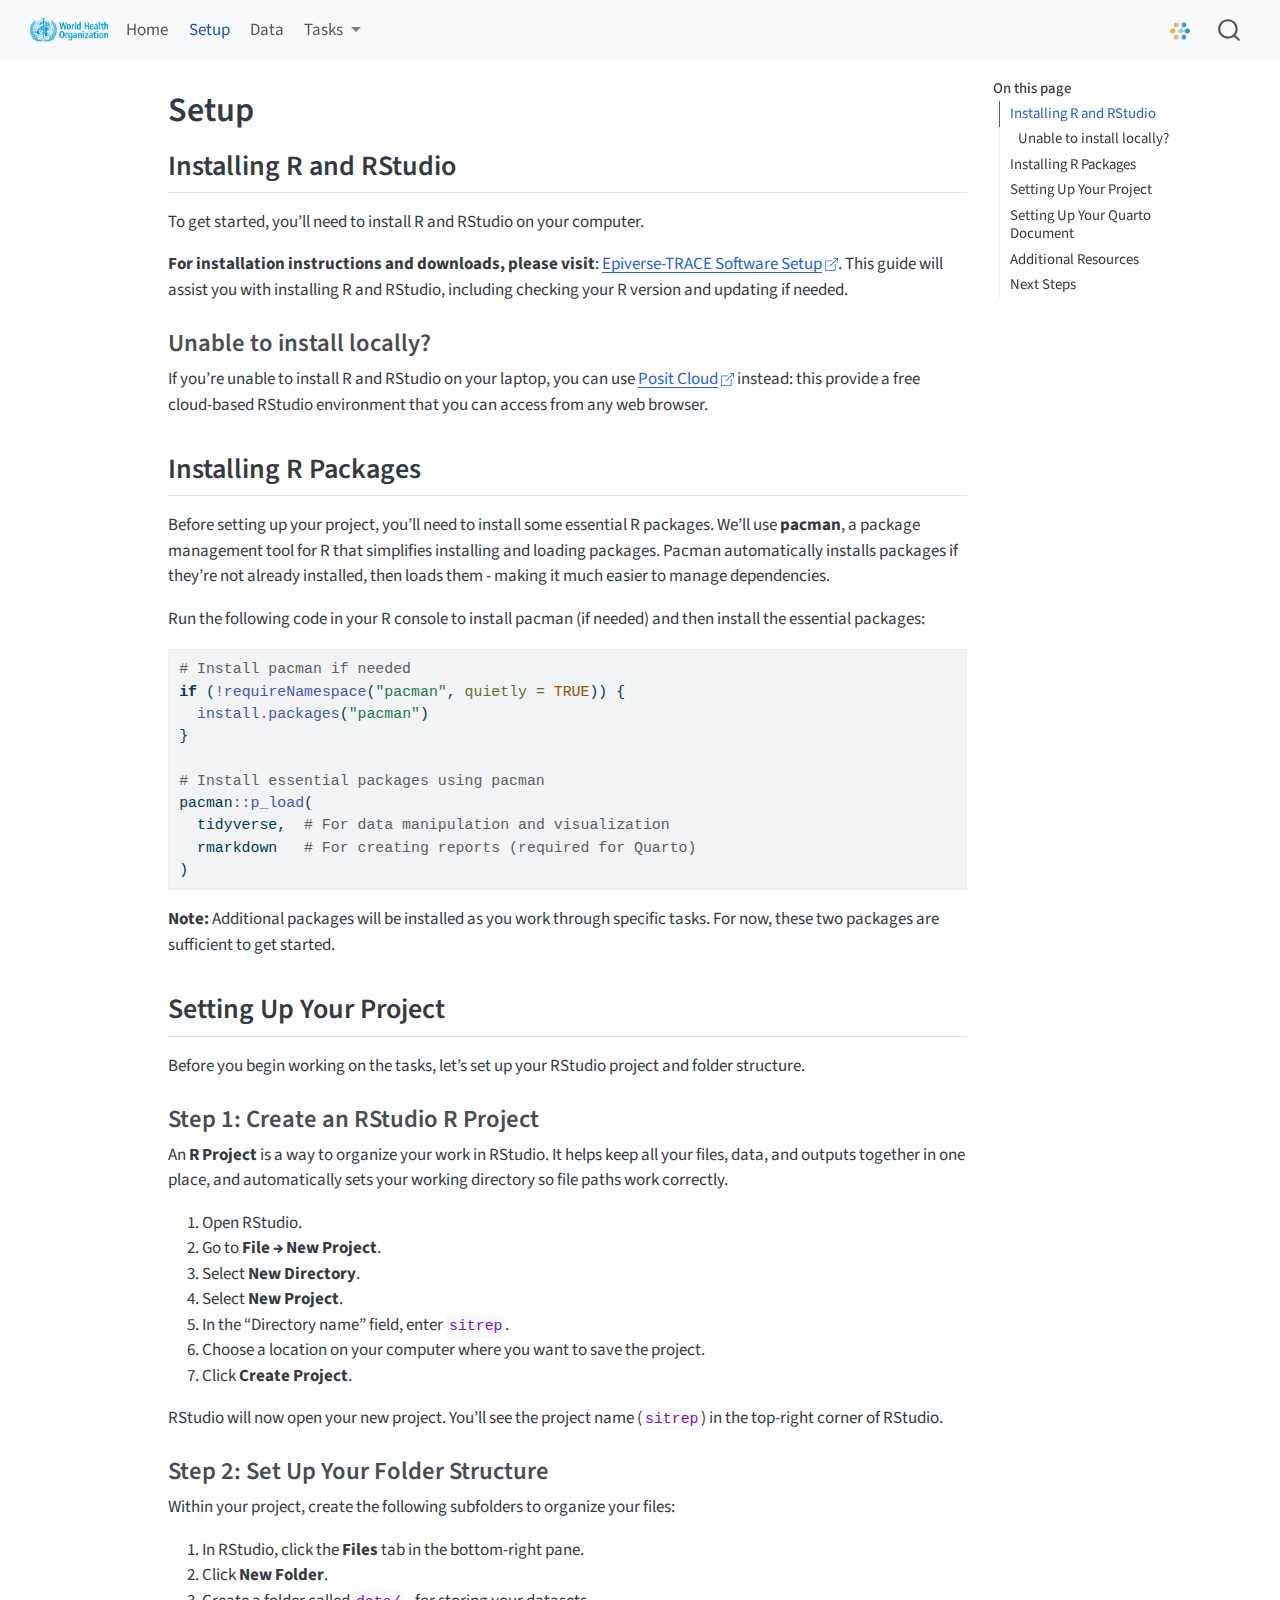
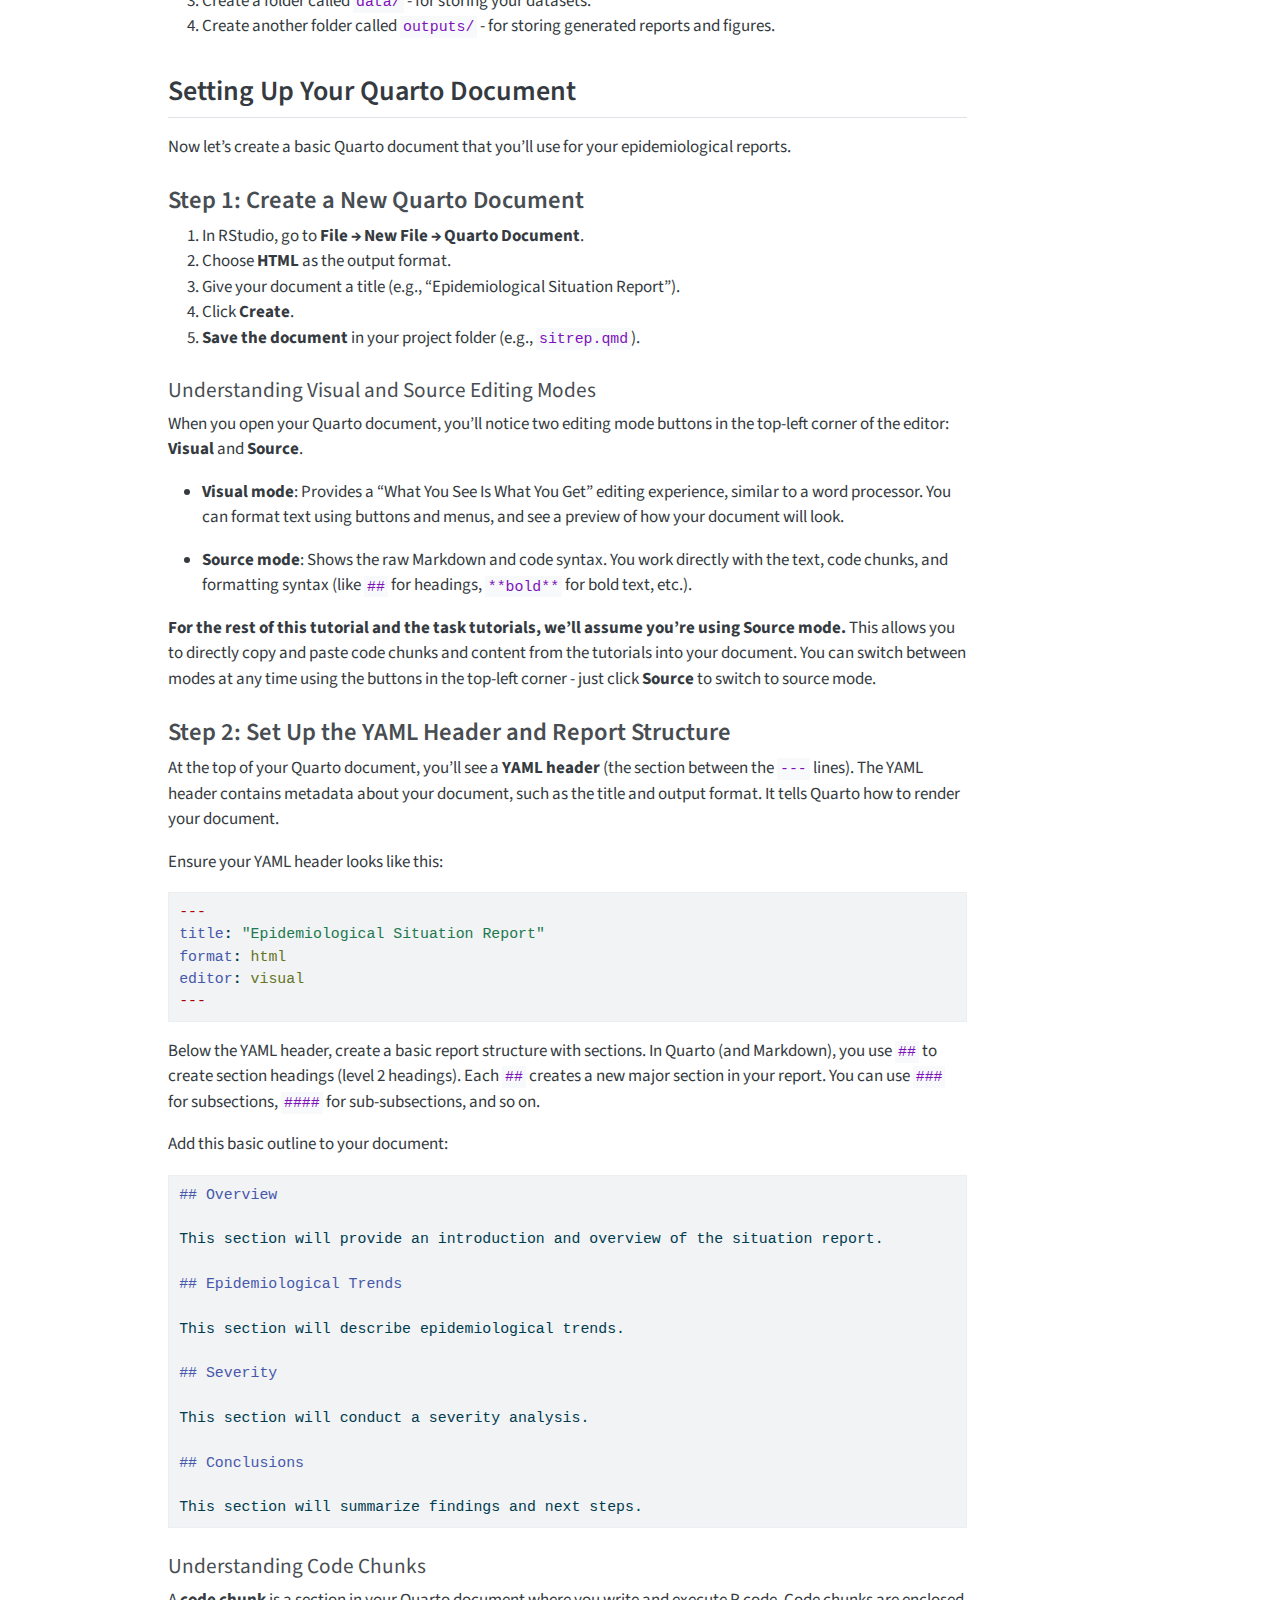
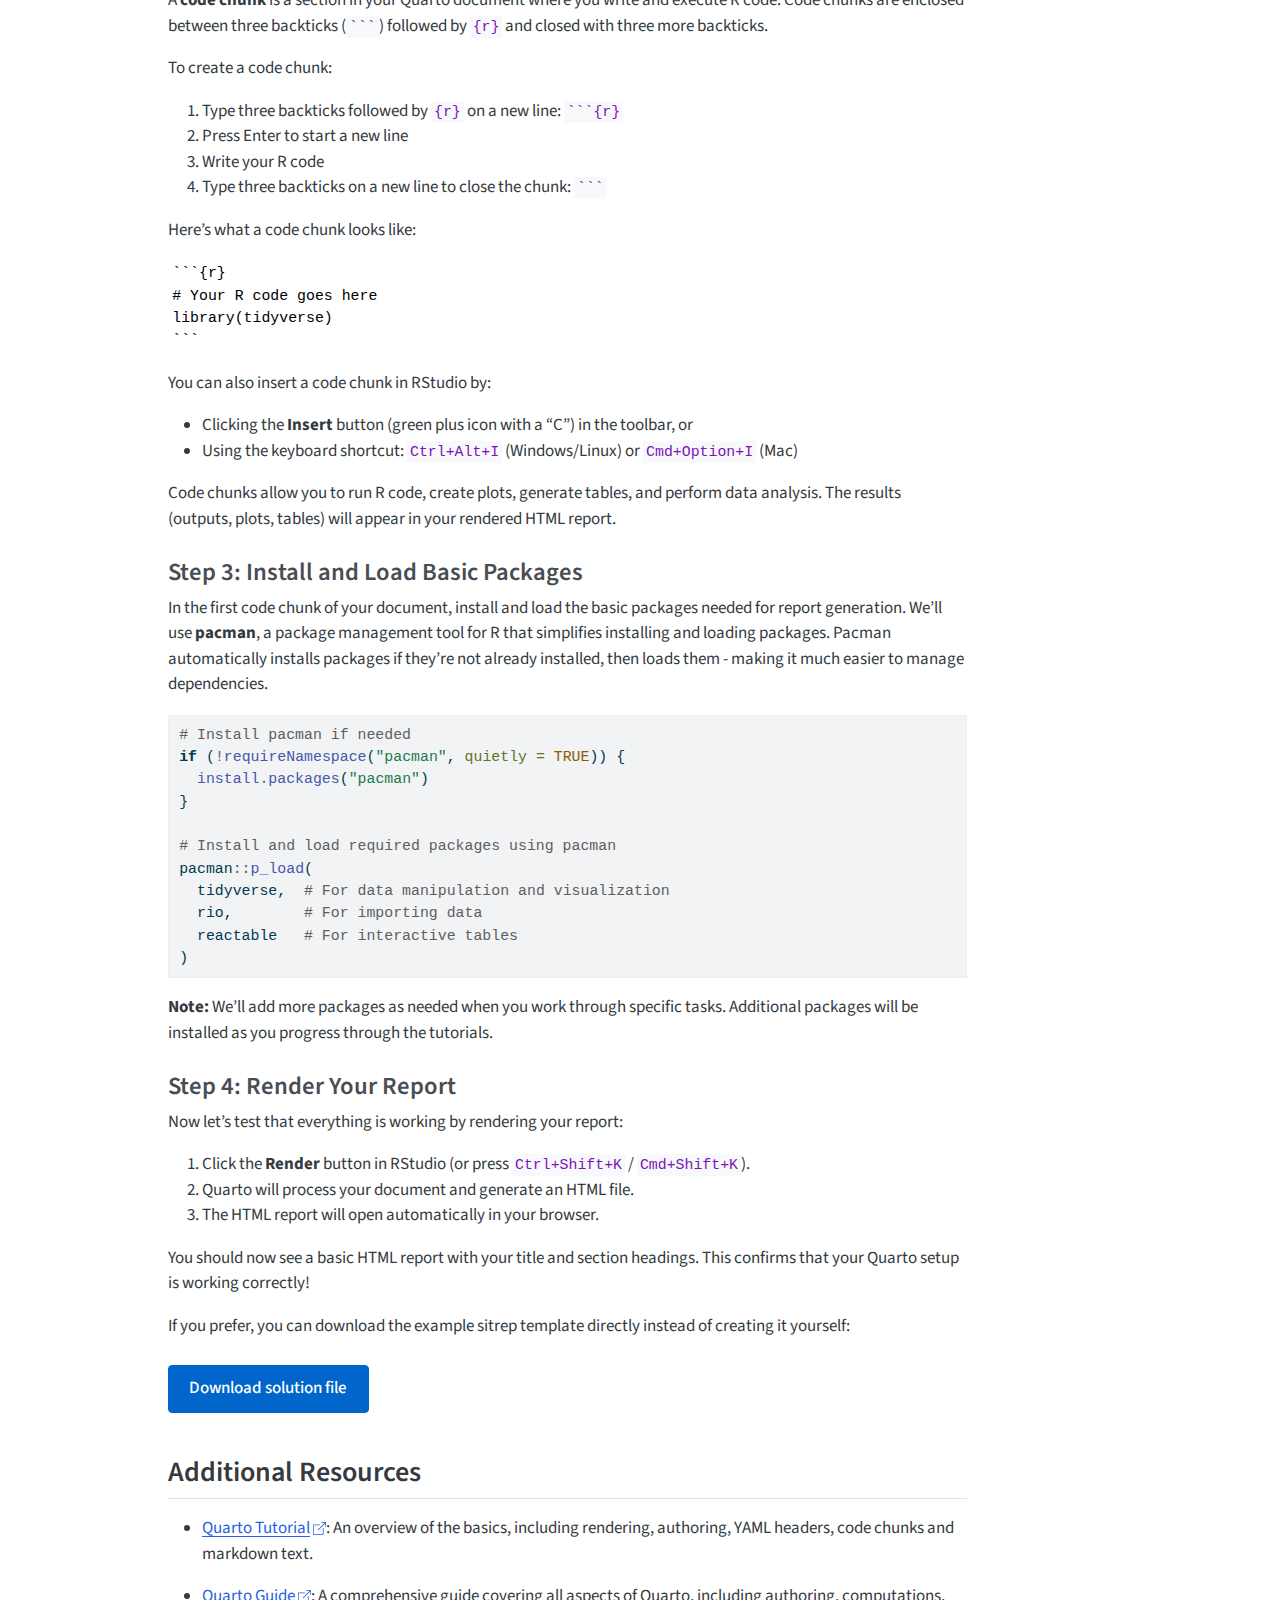
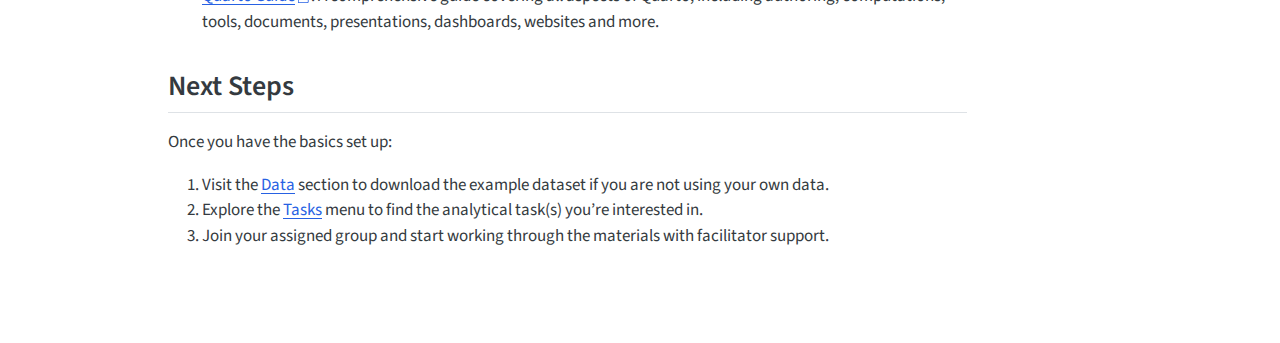
<file: docs/setup.html>
<!DOCTYPE html>
<html xmlns="http://www.w3.org/1999/xhtml" lang="en" xml:lang="en"><head>

<meta charset="utf-8">
<meta name="generator" content="quarto-1.6.39">

<meta name="viewport" content="width=device-width, initial-scale=1.0, user-scalable=yes">


<title>Setup</title>
<style>
code{white-space: pre-wrap;}
span.smallcaps{font-variant: small-caps;}
div.columns{display: flex; gap: min(4vw, 1.5em);}
div.column{flex: auto; overflow-x: auto;}
div.hanging-indent{margin-left: 1.5em; text-indent: -1.5em;}
ul.task-list{list-style: none;}
ul.task-list li input[type="checkbox"] {
  width: 0.8em;
  margin: 0 0.8em 0.2em -1em; /* quarto-specific, see https://github.com/quarto-dev/quarto-cli/issues/4556 */ 
  vertical-align: middle;
}
/* CSS for syntax highlighting */
pre > code.sourceCode { white-space: pre; position: relative; }
pre > code.sourceCode > span { line-height: 1.25; }
pre > code.sourceCode > span:empty { height: 1.2em; }
.sourceCode { overflow: visible; }
code.sourceCode > span { color: inherit; text-decoration: inherit; }
div.sourceCode { margin: 1em 0; }
pre.sourceCode { margin: 0; }
@media screen {
div.sourceCode { overflow: auto; }
}
@media print {
pre > code.sourceCode { white-space: pre-wrap; }
pre > code.sourceCode > span { display: inline-block; text-indent: -5em; padding-left: 5em; }
}
pre.numberSource code
  { counter-reset: source-line 0; }
pre.numberSource code > span
  { position: relative; left: -4em; counter-increment: source-line; }
pre.numberSource code > span > a:first-child::before
  { content: counter(source-line);
    position: relative; left: -1em; text-align: right; vertical-align: baseline;
    border: none; display: inline-block;
    -webkit-touch-callout: none; -webkit-user-select: none;
    -khtml-user-select: none; -moz-user-select: none;
    -ms-user-select: none; user-select: none;
    padding: 0 4px; width: 4em;
  }
pre.numberSource { margin-left: 3em;  padding-left: 4px; }
div.sourceCode
  {   }
@media screen {
pre > code.sourceCode > span > a:first-child::before { text-decoration: underline; }
}
</style>


<script src="site_libs/quarto-nav/quarto-nav.js"></script>
<script src="site_libs/quarto-nav/headroom.min.js"></script>
<script src="site_libs/clipboard/clipboard.min.js"></script>
<script src="site_libs/quarto-search/autocomplete.umd.js"></script>
<script src="site_libs/quarto-search/fuse.min.js"></script>
<script src="site_libs/quarto-search/quarto-search.js"></script>
<meta name="quarto:offset" content="./">
<link href=".//img/who_favicon.png" rel="icon" type="image/png">
<script src="site_libs/quarto-html/quarto.js"></script>
<script src="site_libs/quarto-html/popper.min.js"></script>
<script src="site_libs/quarto-html/tippy.umd.min.js"></script>
<script src="site_libs/quarto-html/anchor.min.js"></script>
<link href="site_libs/quarto-html/tippy.css" rel="stylesheet">
<link href="site_libs/quarto-html/quarto-syntax-highlighting-e26003cea8cd680ca0c55a263523d882.css" rel="stylesheet" id="quarto-text-highlighting-styles">
<script src="site_libs/bootstrap/bootstrap.min.js"></script>
<link href="site_libs/bootstrap/bootstrap-icons.css" rel="stylesheet">
<link href="site_libs/bootstrap/bootstrap-ddd961a2510921635943dfbbd19534c4.min.css" rel="stylesheet" append-hash="true" id="quarto-bootstrap" data-mode="light">
<script id="quarto-search-options" type="application/json">{
  "location": "navbar",
  "copy-button": false,
  "collapse-after": 3,
  "panel-placement": "end",
  "type": "overlay",
  "limit": 50,
  "keyboard-shortcut": [
    "f",
    "/",
    "s"
  ],
  "show-item-context": false,
  "language": {
    "search-no-results-text": "No results",
    "search-matching-documents-text": "matching documents",
    "search-copy-link-title": "Copy link to search",
    "search-hide-matches-text": "Hide additional matches",
    "search-more-match-text": "more match in this document",
    "search-more-matches-text": "more matches in this document",
    "search-clear-button-title": "Clear",
    "search-text-placeholder": "",
    "search-detached-cancel-button-title": "Cancel",
    "search-submit-button-title": "Submit",
    "search-label": "Search"
  }
}</script>


<link rel="stylesheet" href="styles.css">
</head>

<body class="nav-fixed">

<div id="quarto-search-results"></div>
  <header id="quarto-header" class="headroom fixed-top">
    <nav class="navbar navbar-expand-lg " data-bs-theme="dark">
      <div class="navbar-container container-fluid">
      <div class="navbar-brand-container mx-auto">
    <a href="./index.html" class="navbar-brand navbar-brand-logo">
    <img src="./img/who_logo.png" alt="" class="navbar-logo">
    </a>
  </div>
            <div id="quarto-search" class="" title="Search"></div>
          <button class="navbar-toggler" type="button" data-bs-toggle="collapse" data-bs-target="#navbarCollapse" aria-controls="navbarCollapse" role="menu" aria-expanded="false" aria-label="Toggle navigation" onclick="if (window.quartoToggleHeadroom) { window.quartoToggleHeadroom(); }">
  <span class="navbar-toggler-icon"></span>
</button>
          <div class="collapse navbar-collapse" id="navbarCollapse">
            <ul class="navbar-nav navbar-nav-scroll me-auto">
  <li class="nav-item">
    <a class="nav-link" href="./index.html"> 
<span class="menu-text">Home</span></a>
  </li>  
  <li class="nav-item">
    <a class="nav-link active" href="./setup.html" aria-current="page"> 
<span class="menu-text">Setup</span></a>
  </li>  
  <li class="nav-item">
    <a class="nav-link" href="./data.html"> 
<span class="menu-text">Data</span></a>
  </li>  
  <li class="nav-item dropdown ">
    <a class="nav-link dropdown-toggle" href="#" id="nav-menu-tasks" role="link" data-bs-toggle="dropdown" aria-expanded="false">
 <span class="menu-text">Tasks</span>
    </a>
    <ul class="dropdown-menu" aria-labelledby="nav-menu-tasks">    
        <li>
    <a class="dropdown-item" href="./task1.html">
 <span class="dropdown-text">1. Generating a basic situation report</span></a>
  </li>  
        <li>
    <a class="dropdown-item" href="./task2.html">
 <span class="dropdown-text">2. Generating interactive maps</span></a>
  </li>  
        <li>
    <a class="dropdown-item" href="./task3.html">
 <span class="dropdown-text">3. Visualising transmission chains</span></a>
  </li>  
        <li>
    <a class="dropdown-item" href="./task4.html">
 <span class="dropdown-text">4. Getting epidemiological parameters</span></a>
  </li>  
        <li>
    <a class="dropdown-item" href="./task5.html">
 <span class="dropdown-text">5. Estimating the reproduction number</span></a>
  </li>  
        <li>
    <a class="dropdown-item" href="./task6.html">
 <span class="dropdown-text">6. Nowcasting epidemiological data</span></a>
  </li>  
        <li>
    <a class="dropdown-item" href="./task7.html">
 <span class="dropdown-text">7. Forecasting cases and deaths</span></a>
  </li>  
        <li>
    <a class="dropdown-item" href="./task8.html">
 <span class="dropdown-text">8. Estimating disease severity</span></a>
  </li>  
        <li>
    <a class="dropdown-item" href="./task9.html">
 <span class="dropdown-text">9. Simulating disease transmission</span></a>
  </li>  
    </ul>
  </li>
</ul>
            <ul class="navbar-nav navbar-nav-scroll ms-auto">
  <li class="nav-item">
    <a class="nav-link" href="https://collaboratory.who.int/forum/c/afro-ca-cop/"> 
<span class="menu-text"><img src="./img/collaboratory_logo.png" height="24px" style="vertical-align: middle; margin-right: 0.25em;"></span></a>
  </li>  
</ul>
          </div> <!-- /navcollapse -->
            <div class="quarto-navbar-tools">
</div>
      </div> <!-- /container-fluid -->
    </nav>
</header>
<!-- content -->
<div id="quarto-content" class="quarto-container page-columns page-rows-contents page-layout-article page-navbar">
<!-- sidebar -->
<!-- margin-sidebar -->
    <div id="quarto-margin-sidebar" class="sidebar margin-sidebar">
        <nav id="TOC" role="doc-toc" class="toc-active">
    <h2 id="toc-title">On this page</h2>
   
  <ul>
  <li><a href="#installing-r-and-rstudio" id="toc-installing-r-and-rstudio" class="nav-link active" data-scroll-target="#installing-r-and-rstudio">Installing R and RStudio</a>
  <ul class="collapse">
  <li><a href="#unable-to-install-locally" id="toc-unable-to-install-locally" class="nav-link" data-scroll-target="#unable-to-install-locally">Unable to install locally?</a></li>
  </ul></li>
  <li><a href="#installing-r-packages" id="toc-installing-r-packages" class="nav-link" data-scroll-target="#installing-r-packages">Installing R Packages</a></li>
  <li><a href="#setting-up-your-project" id="toc-setting-up-your-project" class="nav-link" data-scroll-target="#setting-up-your-project">Setting Up Your Project</a>
  <ul class="collapse">
  <li><a href="#step-1-create-an-rstudio-r-project" id="toc-step-1-create-an-rstudio-r-project" class="nav-link" data-scroll-target="#step-1-create-an-rstudio-r-project">Step 1: Create an RStudio R Project</a></li>
  <li><a href="#step-2-set-up-your-folder-structure" id="toc-step-2-set-up-your-folder-structure" class="nav-link" data-scroll-target="#step-2-set-up-your-folder-structure">Step 2: Set Up Your Folder Structure</a></li>
  </ul></li>
  <li><a href="#setting-up-your-quarto-document" id="toc-setting-up-your-quarto-document" class="nav-link" data-scroll-target="#setting-up-your-quarto-document">Setting Up Your Quarto Document</a>
  <ul class="collapse">
  <li><a href="#step-1-create-a-new-quarto-document" id="toc-step-1-create-a-new-quarto-document" class="nav-link" data-scroll-target="#step-1-create-a-new-quarto-document">Step 1: Create a New Quarto Document</a></li>
  <li><a href="#step-2-set-up-the-yaml-header-and-report-structure" id="toc-step-2-set-up-the-yaml-header-and-report-structure" class="nav-link" data-scroll-target="#step-2-set-up-the-yaml-header-and-report-structure">Step 2: Set Up the YAML Header and Report Structure</a></li>
  <li><a href="#step-3-install-and-load-basic-packages" id="toc-step-3-install-and-load-basic-packages" class="nav-link" data-scroll-target="#step-3-install-and-load-basic-packages">Step 3: Install and Load Basic Packages</a></li>
  <li><a href="#step-4-render-your-report" id="toc-step-4-render-your-report" class="nav-link" data-scroll-target="#step-4-render-your-report">Step 4: Render Your Report</a></li>
  </ul></li>
  <li><a href="#additional-resources" id="toc-additional-resources" class="nav-link" data-scroll-target="#additional-resources">Additional Resources</a></li>
  <li><a href="#next-steps" id="toc-next-steps" class="nav-link" data-scroll-target="#next-steps">Next Steps</a></li>
  </ul>
</nav>
    </div>
<!-- main -->
<main class="content" id="quarto-document-content">

<header id="title-block-header" class="quarto-title-block default">
<div class="quarto-title">
<h1 class="title">Setup</h1>
</div>



<div class="quarto-title-meta">

    
  
    
  </div>
  


</header>


<section id="installing-r-and-rstudio" class="level2">
<h2 class="anchored" data-anchor-id="installing-r-and-rstudio">Installing R and RStudio</h2>
<p>To get started, you’ll need to install R and RStudio on your computer.</p>
<p><strong>For installation instructions and downloads, please visit</strong>: <a href="https://epiverse-trace.github.io/tutorials-early/index.html#software-setup">Epiverse-TRACE Software Setup</a>. This guide will assist you with installing R and RStudio, including checking your R version and updating if needed.</p>
<section id="unable-to-install-locally" class="level3">
<h3 class="anchored" data-anchor-id="unable-to-install-locally">Unable to install locally?</h3>
<p>If you’re unable to install R and RStudio on your laptop, you can use <strong><a href="https://posit.cloud/plans">Posit Cloud</a></strong> instead: this provide a free cloud-based RStudio environment that you can access from any web browser.</p>
</section>
</section>
<section id="installing-r-packages" class="level2">
<h2 class="anchored" data-anchor-id="installing-r-packages">Installing R Packages</h2>
<p>Before setting up your project, you’ll need to install some essential R packages. We’ll use <strong>pacman</strong>, a package management tool for R that simplifies installing and loading packages. Pacman automatically installs packages if they’re not already installed, then loads them - making it much easier to manage dependencies.</p>
<p>Run the following code in your R console to install pacman (if needed) and then install the essential packages:</p>
<div class="sourceCode" id="cb1"><pre class="sourceCode r code-with-copy"><code class="sourceCode r"><span id="cb1-1"><a href="#cb1-1" aria-hidden="true" tabindex="-1"></a><span class="co"># Install pacman if needed</span></span>
<span id="cb1-2"><a href="#cb1-2" aria-hidden="true" tabindex="-1"></a><span class="cf">if</span> (<span class="sc">!</span><span class="fu">requireNamespace</span>(<span class="st">"pacman"</span>, <span class="at">quietly =</span> <span class="cn">TRUE</span>)) {</span>
<span id="cb1-3"><a href="#cb1-3" aria-hidden="true" tabindex="-1"></a>  <span class="fu">install.packages</span>(<span class="st">"pacman"</span>)</span>
<span id="cb1-4"><a href="#cb1-4" aria-hidden="true" tabindex="-1"></a>}</span>
<span id="cb1-5"><a href="#cb1-5" aria-hidden="true" tabindex="-1"></a></span>
<span id="cb1-6"><a href="#cb1-6" aria-hidden="true" tabindex="-1"></a><span class="co"># Install essential packages using pacman</span></span>
<span id="cb1-7"><a href="#cb1-7" aria-hidden="true" tabindex="-1"></a>pacman<span class="sc">::</span><span class="fu">p_load</span>(</span>
<span id="cb1-8"><a href="#cb1-8" aria-hidden="true" tabindex="-1"></a>  tidyverse,  <span class="co"># For data manipulation and visualization</span></span>
<span id="cb1-9"><a href="#cb1-9" aria-hidden="true" tabindex="-1"></a>  rmarkdown   <span class="co"># For creating reports (required for Quarto)</span></span>
<span id="cb1-10"><a href="#cb1-10" aria-hidden="true" tabindex="-1"></a>)</span></code><button title="Copy to Clipboard" class="code-copy-button"><i class="bi"></i></button></pre></div>
<p><strong>Note:</strong> Additional packages will be installed as you work through specific tasks. For now, these two packages are sufficient to get started.</p>
</section>
<section id="setting-up-your-project" class="level2">
<h2 class="anchored" data-anchor-id="setting-up-your-project">Setting Up Your Project</h2>
<p>Before you begin working on the tasks, let’s set up your RStudio project and folder structure.</p>
<section id="step-1-create-an-rstudio-r-project" class="level3">
<h3 class="anchored" data-anchor-id="step-1-create-an-rstudio-r-project">Step 1: Create an RStudio R Project</h3>
<p>An <strong>R Project</strong> is a way to organize your work in RStudio. It helps keep all your files, data, and outputs together in one place, and automatically sets your working directory so file paths work correctly.</p>
<ol type="1">
<li>Open RStudio.</li>
<li>Go to <strong>File → New Project</strong>.</li>
<li>Select <strong>New Directory</strong>.</li>
<li>Select <strong>New Project</strong>.</li>
<li>In the “Directory name” field, enter <code>sitrep</code>.</li>
<li>Choose a location on your computer where you want to save the project.</li>
<li>Click <strong>Create Project</strong>.</li>
</ol>
<p>RStudio will now open your new project. You’ll see the project name (<code>sitrep</code>) in the top-right corner of RStudio.</p>
</section>
<section id="step-2-set-up-your-folder-structure" class="level3">
<h3 class="anchored" data-anchor-id="step-2-set-up-your-folder-structure">Step 2: Set Up Your Folder Structure</h3>
<p>Within your project, create the following subfolders to organize your files:</p>
<ol type="1">
<li>In RStudio, click the <strong>Files</strong> tab in the bottom-right pane.</li>
<li>Click <strong>New Folder</strong>.</li>
<li>Create a folder called <code>data/</code> - for storing your datasets.</li>
<li>Create another folder called <code>outputs/</code> - for storing generated reports and figures.</li>
</ol>
</section>
</section>
<section id="setting-up-your-quarto-document" class="level2">
<h2 class="anchored" data-anchor-id="setting-up-your-quarto-document">Setting Up Your Quarto Document</h2>
<p>Now let’s create a basic Quarto document that you’ll use for your epidemiological reports.</p>
<section id="step-1-create-a-new-quarto-document" class="level3">
<h3 class="anchored" data-anchor-id="step-1-create-a-new-quarto-document">Step 1: Create a New Quarto Document</h3>
<ol type="1">
<li>In RStudio, go to <strong>File → New File → Quarto Document</strong>.</li>
<li>Choose <strong>HTML</strong> as the output format.</li>
<li>Give your document a title (e.g., “Epidemiological Situation Report”).</li>
<li>Click <strong>Create</strong>.</li>
<li><strong>Save the document</strong> in your project folder (e.g., <code>sitrep.qmd</code>).</li>
</ol>
<section id="understanding-visual-and-source-editing-modes" class="level4">
<h4 class="anchored" data-anchor-id="understanding-visual-and-source-editing-modes">Understanding Visual and Source Editing Modes</h4>
<p>When you open your Quarto document, you’ll notice two editing mode buttons in the top-left corner of the editor: <strong>Visual</strong> and <strong>Source</strong>.</p>
<ul>
<li><p><strong>Visual mode</strong>: Provides a “What You See Is What You Get” editing experience, similar to a word processor. You can format text using buttons and menus, and see a preview of how your document will look.</p></li>
<li><p><strong>Source mode</strong>: Shows the raw Markdown and code syntax. You work directly with the text, code chunks, and formatting syntax (like <code>##</code> for headings, <code>**bold**</code> for bold text, etc.).</p></li>
</ul>
<p><strong>For the rest of this tutorial and the task tutorials, we’ll assume you’re using Source mode.</strong> This allows you to directly copy and paste code chunks and content from the tutorials into your document. You can switch between modes at any time using the buttons in the top-left corner - just click <strong>Source</strong> to switch to source mode.</p>
</section>
</section>
<section id="step-2-set-up-the-yaml-header-and-report-structure" class="level3">
<h3 class="anchored" data-anchor-id="step-2-set-up-the-yaml-header-and-report-structure">Step 2: Set Up the YAML Header and Report Structure</h3>
<p>At the top of your Quarto document, you’ll see a <strong>YAML header</strong> (the section between the <code>---</code> lines). The YAML header contains metadata about your document, such as the title and output format. It tells Quarto how to render your document.</p>
<p>Ensure your YAML header looks like this:</p>
<div class="sourceCode" id="cb2"><pre class="sourceCode yaml code-with-copy"><code class="sourceCode yaml"><span id="cb2-1"><a href="#cb2-1" aria-hidden="true" tabindex="-1"></a><span class="pp">---</span></span>
<span id="cb2-2"><a href="#cb2-2" aria-hidden="true" tabindex="-1"></a><span class="fu">title</span><span class="kw">:</span><span class="at"> </span><span class="st">"Epidemiological Situation Report"</span></span>
<span id="cb2-3"><a href="#cb2-3" aria-hidden="true" tabindex="-1"></a><span class="fu">format</span><span class="kw">:</span><span class="at"> html</span></span>
<span id="cb2-4"><a href="#cb2-4" aria-hidden="true" tabindex="-1"></a><span class="fu">editor</span><span class="kw">:</span><span class="at"> visual</span></span>
<span id="cb2-5"><a href="#cb2-5" aria-hidden="true" tabindex="-1"></a><span class="pp">---</span></span></code><button title="Copy to Clipboard" class="code-copy-button"><i class="bi"></i></button></pre></div>
<p>Below the YAML header, create a basic report structure with sections. In Quarto (and Markdown), you use <code>##</code> to create section headings (level 2 headings). Each <code>##</code> creates a new major section in your report. You can use <code>###</code> for subsections, <code>####</code> for sub-subsections, and so on.</p>
<p>Add this basic outline to your document:</p>
<div class="sourceCode" id="cb3"><pre class="sourceCode markdown code-with-copy"><code class="sourceCode markdown"><span id="cb3-1"><a href="#cb3-1" aria-hidden="true" tabindex="-1"></a><span class="fu">## Overview</span></span>
<span id="cb3-2"><a href="#cb3-2" aria-hidden="true" tabindex="-1"></a></span>
<span id="cb3-3"><a href="#cb3-3" aria-hidden="true" tabindex="-1"></a>This section will provide an introduction and overview of the situation report.</span>
<span id="cb3-4"><a href="#cb3-4" aria-hidden="true" tabindex="-1"></a></span>
<span id="cb3-5"><a href="#cb3-5" aria-hidden="true" tabindex="-1"></a><span class="fu">## Epidemiological Trends</span></span>
<span id="cb3-6"><a href="#cb3-6" aria-hidden="true" tabindex="-1"></a></span>
<span id="cb3-7"><a href="#cb3-7" aria-hidden="true" tabindex="-1"></a>This section will describe epidemiological trends.</span>
<span id="cb3-8"><a href="#cb3-8" aria-hidden="true" tabindex="-1"></a></span>
<span id="cb3-9"><a href="#cb3-9" aria-hidden="true" tabindex="-1"></a><span class="fu">## Severity</span></span>
<span id="cb3-10"><a href="#cb3-10" aria-hidden="true" tabindex="-1"></a></span>
<span id="cb3-11"><a href="#cb3-11" aria-hidden="true" tabindex="-1"></a>This section will conduct a severity analysis.</span>
<span id="cb3-12"><a href="#cb3-12" aria-hidden="true" tabindex="-1"></a></span>
<span id="cb3-13"><a href="#cb3-13" aria-hidden="true" tabindex="-1"></a><span class="fu">## Conclusions</span></span>
<span id="cb3-14"><a href="#cb3-14" aria-hidden="true" tabindex="-1"></a></span>
<span id="cb3-15"><a href="#cb3-15" aria-hidden="true" tabindex="-1"></a>This section will summarize findings and next steps.</span></code><button title="Copy to Clipboard" class="code-copy-button"><i class="bi"></i></button></pre></div>
<section id="understanding-code-chunks" class="level4">
<h4 class="anchored" data-anchor-id="understanding-code-chunks">Understanding Code Chunks</h4>
<p>A <strong>code chunk</strong> is a section in your Quarto document where you write and execute R code. Code chunks are enclosed between three backticks (<code>```</code>) followed by <code>{r}</code> and closed with three more backticks.</p>
<p>To create a code chunk:</p>
<ol type="1">
<li>Type three backticks followed by <code>{r}</code> on a new line: <code>```{r}</code></li>
<li>Press Enter to start a new line</li>
<li>Write your R code</li>
<li>Type three backticks on a new line to close the chunk: <code>```</code></li>
</ol>
<p>Here’s what a code chunk looks like:</p>
<pre><code>```{r}
# Your R code goes here
library(tidyverse)
```</code></pre>
<p>You can also insert a code chunk in RStudio by:</p>
<ul>
<li>Clicking the <strong>Insert</strong> button (green plus icon with a “C”) in the toolbar, or</li>
<li>Using the keyboard shortcut: <code>Ctrl+Alt+I</code> (Windows/Linux) or <code>Cmd+Option+I</code> (Mac)</li>
</ul>
<p>Code chunks allow you to run R code, create plots, generate tables, and perform data analysis. The results (outputs, plots, tables) will appear in your rendered HTML report.</p>
</section>
</section>
<section id="step-3-install-and-load-basic-packages" class="level3">
<h3 class="anchored" data-anchor-id="step-3-install-and-load-basic-packages">Step 3: Install and Load Basic Packages</h3>
<p>In the first code chunk of your document, install and load the basic packages needed for report generation. We’ll use <strong>pacman</strong>, a package management tool for R that simplifies installing and loading packages. Pacman automatically installs packages if they’re not already installed, then loads them - making it much easier to manage dependencies.</p>
<div class="cell">
<div class="sourceCode cell-code" id="cb4"><pre class="sourceCode r code-with-copy"><code class="sourceCode r"><span id="cb4-1"><a href="#cb4-1" aria-hidden="true" tabindex="-1"></a><span class="co"># Install pacman if needed</span></span>
<span id="cb4-2"><a href="#cb4-2" aria-hidden="true" tabindex="-1"></a><span class="cf">if</span> (<span class="sc">!</span><span class="fu">requireNamespace</span>(<span class="st">"pacman"</span>, <span class="at">quietly =</span> <span class="cn">TRUE</span>)) {</span>
<span id="cb4-3"><a href="#cb4-3" aria-hidden="true" tabindex="-1"></a>  <span class="fu">install.packages</span>(<span class="st">"pacman"</span>)</span>
<span id="cb4-4"><a href="#cb4-4" aria-hidden="true" tabindex="-1"></a>}</span>
<span id="cb4-5"><a href="#cb4-5" aria-hidden="true" tabindex="-1"></a></span>
<span id="cb4-6"><a href="#cb4-6" aria-hidden="true" tabindex="-1"></a><span class="co"># Install and load required packages using pacman</span></span>
<span id="cb4-7"><a href="#cb4-7" aria-hidden="true" tabindex="-1"></a>pacman<span class="sc">::</span><span class="fu">p_load</span>(</span>
<span id="cb4-8"><a href="#cb4-8" aria-hidden="true" tabindex="-1"></a>  tidyverse,  <span class="co"># For data manipulation and visualization</span></span>
<span id="cb4-9"><a href="#cb4-9" aria-hidden="true" tabindex="-1"></a>  rio,        <span class="co"># For importing data</span></span>
<span id="cb4-10"><a href="#cb4-10" aria-hidden="true" tabindex="-1"></a>  reactable   <span class="co"># For interactive tables</span></span>
<span id="cb4-11"><a href="#cb4-11" aria-hidden="true" tabindex="-1"></a>)</span></code><button title="Copy to Clipboard" class="code-copy-button"><i class="bi"></i></button></pre></div>
</div>
<p><strong>Note:</strong> We’ll add more packages as needed when you work through specific tasks. Additional packages will be installed as you progress through the tutorials.</p>
</section>
<section id="step-4-render-your-report" class="level3">
<h3 class="anchored" data-anchor-id="step-4-render-your-report">Step 4: Render Your Report</h3>
<p>Now let’s test that everything is working by rendering your report:</p>
<ol type="1">
<li>Click the <strong>Render</strong> button in RStudio (or press <code>Ctrl+Shift+K</code> / <code>Cmd+Shift+K</code>).</li>
<li>Quarto will process your document and generate an HTML file.</li>
<li>The HTML report will open automatically in your browser.</li>
</ol>
<p>You should now see a basic HTML report with your title and section headings. This confirms that your Quarto setup is working correctly!</p>
<p>If you prefer, you can download the example sitrep template directly instead of creating it yourself:</p>
<p><a href="data/solutions/sitrep.qmd" download="" class="btn btn-primary" target="_blank">Download solution file</a></p>
</section>
</section>
<section id="additional-resources" class="level2">
<h2 class="anchored" data-anchor-id="additional-resources">Additional Resources</h2>
<ul>
<li><p><strong><a href="https://quarto.org/docs/get-started/hello/rstudio.html">Quarto Tutorial</a></strong>: An overview of the basics, including rendering, authoring, YAML headers, code chunks and markdown text.</p></li>
<li><p><strong><a href="https://quarto.org/docs/guide/">Quarto Guide</a></strong>: A comprehensive guide covering all aspects of Quarto, including authoring, computations, tools, documents, presentations, dashboards, websites and more.</p></li>
</ul>
</section>
<section id="next-steps" class="level2">
<h2 class="anchored" data-anchor-id="next-steps">Next Steps</h2>
<p>Once you have the basics set up:</p>
<ol type="1">
<li>Visit the <a href="./data.html">Data</a> section to download the example dataset if you are not using your own data.</li>
<li>Explore the <a href="./task1.html">Tasks</a> menu to find the analytical task(s) you’re interested in.</li>
<li>Join your assigned group and start working through the materials with facilitator support.</li>
</ol>


</section>

</main> <!-- /main -->
<script id="quarto-html-after-body" type="application/javascript">
window.document.addEventListener("DOMContentLoaded", function (event) {
  const toggleBodyColorMode = (bsSheetEl) => {
    const mode = bsSheetEl.getAttribute("data-mode");
    const bodyEl = window.document.querySelector("body");
    if (mode === "dark") {
      bodyEl.classList.add("quarto-dark");
      bodyEl.classList.remove("quarto-light");
    } else {
      bodyEl.classList.add("quarto-light");
      bodyEl.classList.remove("quarto-dark");
    }
  }
  const toggleBodyColorPrimary = () => {
    const bsSheetEl = window.document.querySelector("link#quarto-bootstrap");
    if (bsSheetEl) {
      toggleBodyColorMode(bsSheetEl);
    }
  }
  toggleBodyColorPrimary();  
  const icon = "";
  const anchorJS = new window.AnchorJS();
  anchorJS.options = {
    placement: 'right',
    icon: icon
  };
  anchorJS.add('.anchored');
  const isCodeAnnotation = (el) => {
    for (const clz of el.classList) {
      if (clz.startsWith('code-annotation-')) {                     
        return true;
      }
    }
    return false;
  }
  const onCopySuccess = function(e) {
    // button target
    const button = e.trigger;
    // don't keep focus
    button.blur();
    // flash "checked"
    button.classList.add('code-copy-button-checked');
    var currentTitle = button.getAttribute("title");
    button.setAttribute("title", "Copied!");
    let tooltip;
    if (window.bootstrap) {
      button.setAttribute("data-bs-toggle", "tooltip");
      button.setAttribute("data-bs-placement", "left");
      button.setAttribute("data-bs-title", "Copied!");
      tooltip = new bootstrap.Tooltip(button, 
        { trigger: "manual", 
          customClass: "code-copy-button-tooltip",
          offset: [0, -8]});
      tooltip.show();    
    }
    setTimeout(function() {
      if (tooltip) {
        tooltip.hide();
        button.removeAttribute("data-bs-title");
        button.removeAttribute("data-bs-toggle");
        button.removeAttribute("data-bs-placement");
      }
      button.setAttribute("title", currentTitle);
      button.classList.remove('code-copy-button-checked');
    }, 1000);
    // clear code selection
    e.clearSelection();
  }
  const getTextToCopy = function(trigger) {
      const codeEl = trigger.previousElementSibling.cloneNode(true);
      for (const childEl of codeEl.children) {
        if (isCodeAnnotation(childEl)) {
          childEl.remove();
        }
      }
      return codeEl.innerText;
  }
  const clipboard = new window.ClipboardJS('.code-copy-button:not([data-in-quarto-modal])', {
    text: getTextToCopy
  });
  clipboard.on('success', onCopySuccess);
  if (window.document.getElementById('quarto-embedded-source-code-modal')) {
    const clipboardModal = new window.ClipboardJS('.code-copy-button[data-in-quarto-modal]', {
      text: getTextToCopy,
      container: window.document.getElementById('quarto-embedded-source-code-modal')
    });
    clipboardModal.on('success', onCopySuccess);
  }
    var localhostRegex = new RegExp(/^(?:http|https):\/\/localhost\:?[0-9]*\//);
    var mailtoRegex = new RegExp(/^mailto:/);
      var filterRegex = new RegExp('/' + window.location.host + '/');
    var isInternal = (href) => {
        return filterRegex.test(href) || localhostRegex.test(href) || mailtoRegex.test(href);
    }
    // Inspect non-navigation links and adorn them if external
 	var links = window.document.querySelectorAll('a[href]:not(.nav-link):not(.navbar-brand):not(.toc-action):not(.sidebar-link):not(.sidebar-item-toggle):not(.pagination-link):not(.no-external):not([aria-hidden]):not(.dropdown-item):not(.quarto-navigation-tool):not(.about-link)');
    for (var i=0; i<links.length; i++) {
      const link = links[i];
      if (!isInternal(link.href)) {
        // undo the damage that might have been done by quarto-nav.js in the case of
        // links that we want to consider external
        if (link.dataset.originalHref !== undefined) {
          link.href = link.dataset.originalHref;
        }
          // target, if specified
          link.setAttribute("target", "_blank");
          if (link.getAttribute("rel") === null) {
            link.setAttribute("rel", "noopener");
          }
          // default icon
          link.classList.add("external");
      }
    }
  function tippyHover(el, contentFn, onTriggerFn, onUntriggerFn) {
    const config = {
      allowHTML: true,
      maxWidth: 500,
      delay: 100,
      arrow: false,
      appendTo: function(el) {
          return el.parentElement;
      },
      interactive: true,
      interactiveBorder: 10,
      theme: 'quarto',
      placement: 'bottom-start',
    };
    if (contentFn) {
      config.content = contentFn;
    }
    if (onTriggerFn) {
      config.onTrigger = onTriggerFn;
    }
    if (onUntriggerFn) {
      config.onUntrigger = onUntriggerFn;
    }
    window.tippy(el, config); 
  }
  const noterefs = window.document.querySelectorAll('a[role="doc-noteref"]');
  for (var i=0; i<noterefs.length; i++) {
    const ref = noterefs[i];
    tippyHover(ref, function() {
      // use id or data attribute instead here
      let href = ref.getAttribute('data-footnote-href') || ref.getAttribute('href');
      try { href = new URL(href).hash; } catch {}
      const id = href.replace(/^#\/?/, "");
      const note = window.document.getElementById(id);
      if (note) {
        return note.innerHTML;
      } else {
        return "";
      }
    });
  }
  const xrefs = window.document.querySelectorAll('a.quarto-xref');
  const processXRef = (id, note) => {
    // Strip column container classes
    const stripColumnClz = (el) => {
      el.classList.remove("page-full", "page-columns");
      if (el.children) {
        for (const child of el.children) {
          stripColumnClz(child);
        }
      }
    }
    stripColumnClz(note)
    if (id === null || id.startsWith('sec-')) {
      // Special case sections, only their first couple elements
      const container = document.createElement("div");
      if (note.children && note.children.length > 2) {
        container.appendChild(note.children[0].cloneNode(true));
        for (let i = 1; i < note.children.length; i++) {
          const child = note.children[i];
          if (child.tagName === "P" && child.innerText === "") {
            continue;
          } else {
            container.appendChild(child.cloneNode(true));
            break;
          }
        }
        if (window.Quarto?.typesetMath) {
          window.Quarto.typesetMath(container);
        }
        return container.innerHTML
      } else {
        if (window.Quarto?.typesetMath) {
          window.Quarto.typesetMath(note);
        }
        return note.innerHTML;
      }
    } else {
      // Remove any anchor links if they are present
      const anchorLink = note.querySelector('a.anchorjs-link');
      if (anchorLink) {
        anchorLink.remove();
      }
      if (window.Quarto?.typesetMath) {
        window.Quarto.typesetMath(note);
      }
      if (note.classList.contains("callout")) {
        return note.outerHTML;
      } else {
        return note.innerHTML;
      }
    }
  }
  for (var i=0; i<xrefs.length; i++) {
    const xref = xrefs[i];
    tippyHover(xref, undefined, function(instance) {
      instance.disable();
      let url = xref.getAttribute('href');
      let hash = undefined; 
      if (url.startsWith('#')) {
        hash = url;
      } else {
        try { hash = new URL(url).hash; } catch {}
      }
      if (hash) {
        const id = hash.replace(/^#\/?/, "");
        const note = window.document.getElementById(id);
        if (note !== null) {
          try {
            const html = processXRef(id, note.cloneNode(true));
            instance.setContent(html);
          } finally {
            instance.enable();
            instance.show();
          }
        } else {
          // See if we can fetch this
          fetch(url.split('#')[0])
          .then(res => res.text())
          .then(html => {
            const parser = new DOMParser();
            const htmlDoc = parser.parseFromString(html, "text/html");
            const note = htmlDoc.getElementById(id);
            if (note !== null) {
              const html = processXRef(id, note);
              instance.setContent(html);
            } 
          }).finally(() => {
            instance.enable();
            instance.show();
          });
        }
      } else {
        // See if we can fetch a full url (with no hash to target)
        // This is a special case and we should probably do some content thinning / targeting
        fetch(url)
        .then(res => res.text())
        .then(html => {
          const parser = new DOMParser();
          const htmlDoc = parser.parseFromString(html, "text/html");
          const note = htmlDoc.querySelector('main.content');
          if (note !== null) {
            // This should only happen for chapter cross references
            // (since there is no id in the URL)
            // remove the first header
            if (note.children.length > 0 && note.children[0].tagName === "HEADER") {
              note.children[0].remove();
            }
            const html = processXRef(null, note);
            instance.setContent(html);
          } 
        }).finally(() => {
          instance.enable();
          instance.show();
        });
      }
    }, function(instance) {
    });
  }
      let selectedAnnoteEl;
      const selectorForAnnotation = ( cell, annotation) => {
        let cellAttr = 'data-code-cell="' + cell + '"';
        let lineAttr = 'data-code-annotation="' +  annotation + '"';
        const selector = 'span[' + cellAttr + '][' + lineAttr + ']';
        return selector;
      }
      const selectCodeLines = (annoteEl) => {
        const doc = window.document;
        const targetCell = annoteEl.getAttribute("data-target-cell");
        const targetAnnotation = annoteEl.getAttribute("data-target-annotation");
        const annoteSpan = window.document.querySelector(selectorForAnnotation(targetCell, targetAnnotation));
        const lines = annoteSpan.getAttribute("data-code-lines").split(",");
        const lineIds = lines.map((line) => {
          return targetCell + "-" + line;
        })
        let top = null;
        let height = null;
        let parent = null;
        if (lineIds.length > 0) {
            //compute the position of the single el (top and bottom and make a div)
            const el = window.document.getElementById(lineIds[0]);
            top = el.offsetTop;
            height = el.offsetHeight;
            parent = el.parentElement.parentElement;
          if (lineIds.length > 1) {
            const lastEl = window.document.getElementById(lineIds[lineIds.length - 1]);
            const bottom = lastEl.offsetTop + lastEl.offsetHeight;
            height = bottom - top;
          }
          if (top !== null && height !== null && parent !== null) {
            // cook up a div (if necessary) and position it 
            let div = window.document.getElementById("code-annotation-line-highlight");
            if (div === null) {
              div = window.document.createElement("div");
              div.setAttribute("id", "code-annotation-line-highlight");
              div.style.position = 'absolute';
              parent.appendChild(div);
            }
            div.style.top = top - 2 + "px";
            div.style.height = height + 4 + "px";
            div.style.left = 0;
            let gutterDiv = window.document.getElementById("code-annotation-line-highlight-gutter");
            if (gutterDiv === null) {
              gutterDiv = window.document.createElement("div");
              gutterDiv.setAttribute("id", "code-annotation-line-highlight-gutter");
              gutterDiv.style.position = 'absolute';
              const codeCell = window.document.getElementById(targetCell);
              const gutter = codeCell.querySelector('.code-annotation-gutter');
              gutter.appendChild(gutterDiv);
            }
            gutterDiv.style.top = top - 2 + "px";
            gutterDiv.style.height = height + 4 + "px";
          }
          selectedAnnoteEl = annoteEl;
        }
      };
      const unselectCodeLines = () => {
        const elementsIds = ["code-annotation-line-highlight", "code-annotation-line-highlight-gutter"];
        elementsIds.forEach((elId) => {
          const div = window.document.getElementById(elId);
          if (div) {
            div.remove();
          }
        });
        selectedAnnoteEl = undefined;
      };
        // Handle positioning of the toggle
    window.addEventListener(
      "resize",
      throttle(() => {
        elRect = undefined;
        if (selectedAnnoteEl) {
          selectCodeLines(selectedAnnoteEl);
        }
      }, 10)
    );
    function throttle(fn, ms) {
    let throttle = false;
    let timer;
      return (...args) => {
        if(!throttle) { // first call gets through
            fn.apply(this, args);
            throttle = true;
        } else { // all the others get throttled
            if(timer) clearTimeout(timer); // cancel #2
            timer = setTimeout(() => {
              fn.apply(this, args);
              timer = throttle = false;
            }, ms);
        }
      };
    }
      // Attach click handler to the DT
      const annoteDls = window.document.querySelectorAll('dt[data-target-cell]');
      for (const annoteDlNode of annoteDls) {
        annoteDlNode.addEventListener('click', (event) => {
          const clickedEl = event.target;
          if (clickedEl !== selectedAnnoteEl) {
            unselectCodeLines();
            const activeEl = window.document.querySelector('dt[data-target-cell].code-annotation-active');
            if (activeEl) {
              activeEl.classList.remove('code-annotation-active');
            }
            selectCodeLines(clickedEl);
            clickedEl.classList.add('code-annotation-active');
          } else {
            // Unselect the line
            unselectCodeLines();
            clickedEl.classList.remove('code-annotation-active');
          }
        });
      }
  const findCites = (el) => {
    const parentEl = el.parentElement;
    if (parentEl) {
      const cites = parentEl.dataset.cites;
      if (cites) {
        return {
          el,
          cites: cites.split(' ')
        };
      } else {
        return findCites(el.parentElement)
      }
    } else {
      return undefined;
    }
  };
  var bibliorefs = window.document.querySelectorAll('a[role="doc-biblioref"]');
  for (var i=0; i<bibliorefs.length; i++) {
    const ref = bibliorefs[i];
    const citeInfo = findCites(ref);
    if (citeInfo) {
      tippyHover(citeInfo.el, function() {
        var popup = window.document.createElement('div');
        citeInfo.cites.forEach(function(cite) {
          var citeDiv = window.document.createElement('div');
          citeDiv.classList.add('hanging-indent');
          citeDiv.classList.add('csl-entry');
          var biblioDiv = window.document.getElementById('ref-' + cite);
          if (biblioDiv) {
            citeDiv.innerHTML = biblioDiv.innerHTML;
          }
          popup.appendChild(citeDiv);
        });
        return popup.innerHTML;
      });
    }
  }
});
</script>
</div> <!-- /content -->




</body></html>
</file>
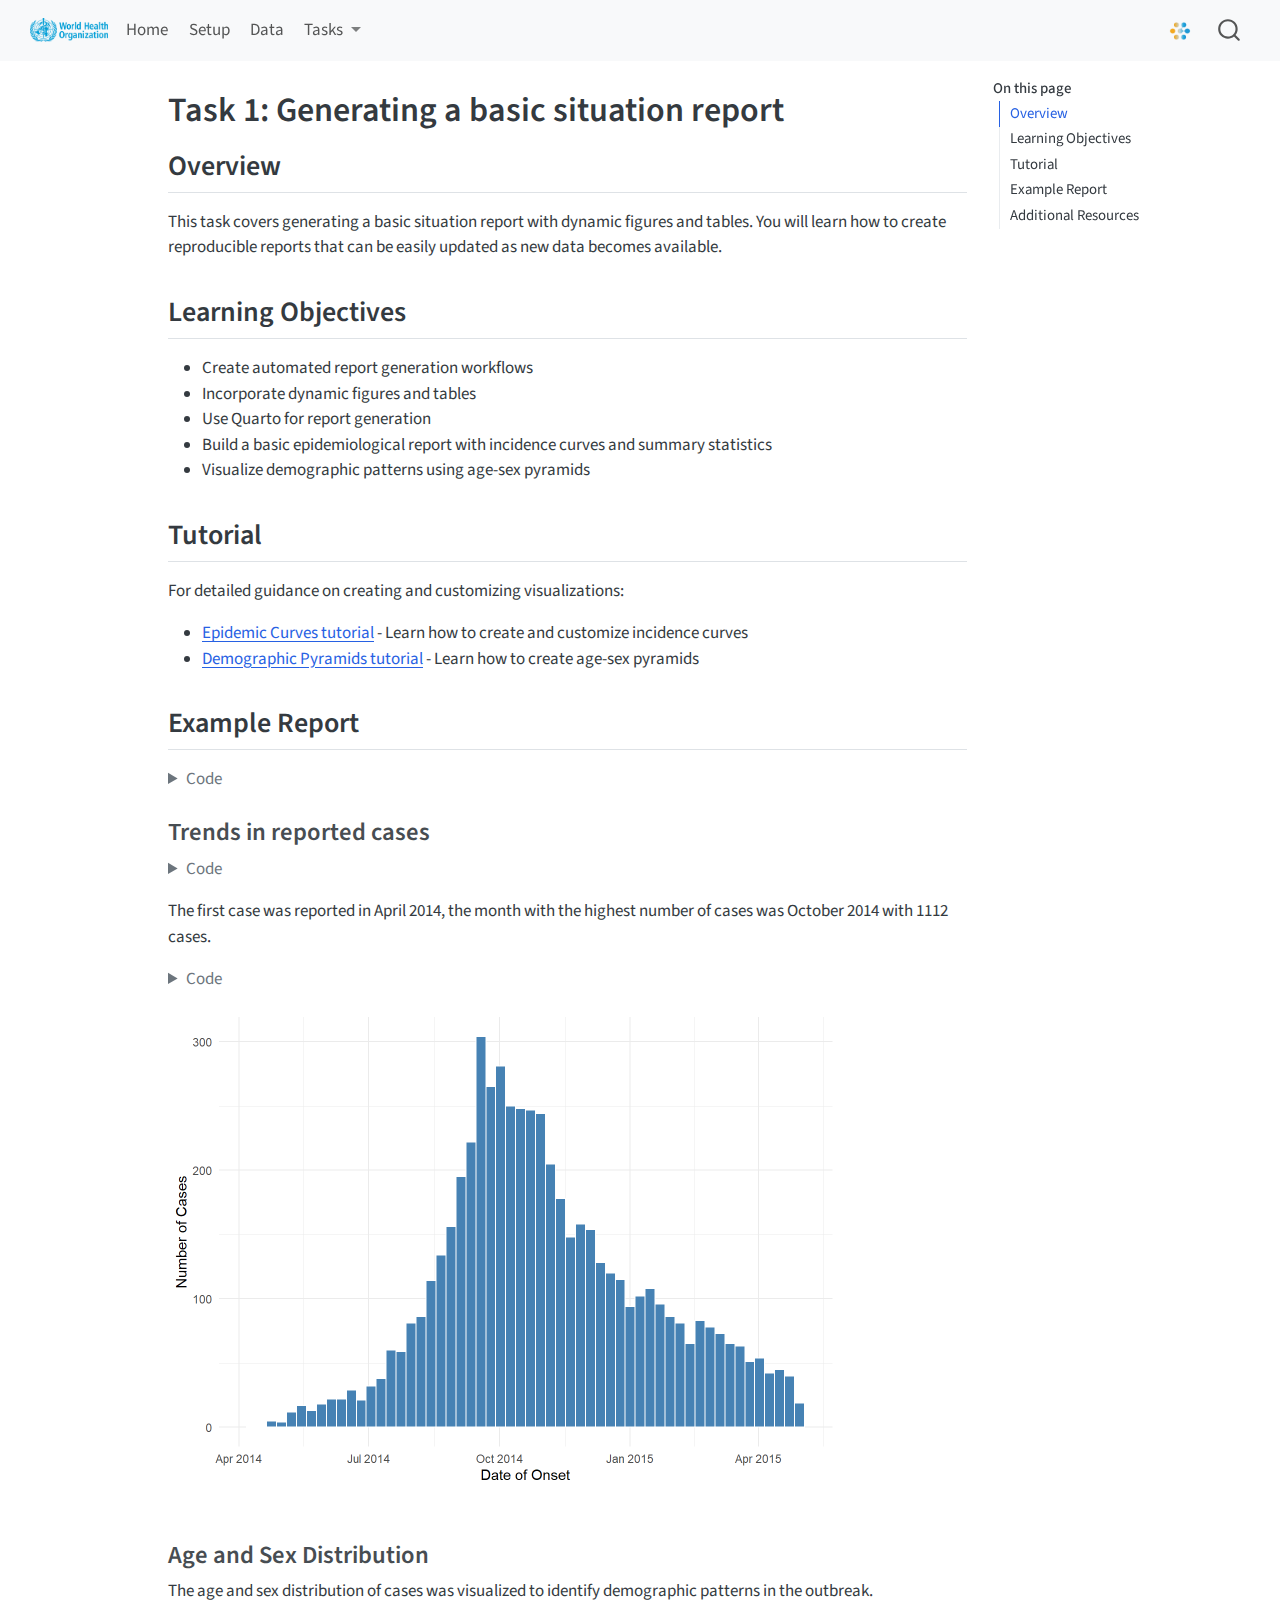
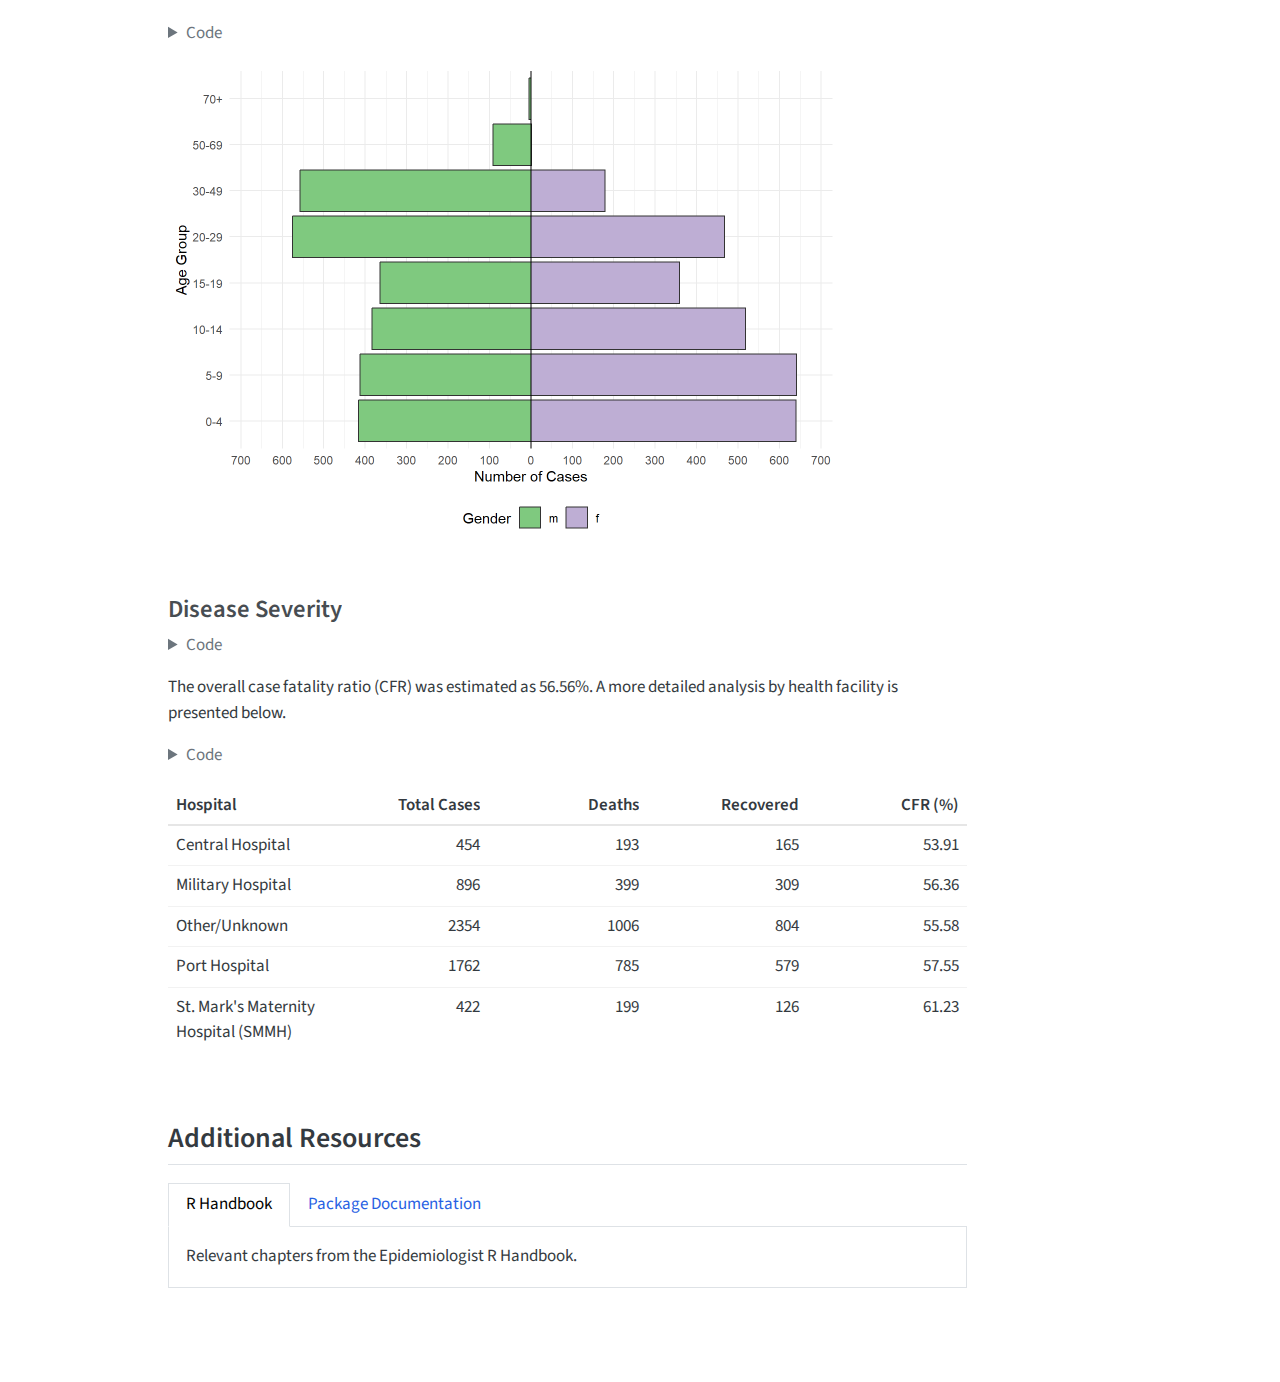
<file: docs/task1.html>
<!DOCTYPE html>
<html xmlns="http://www.w3.org/1999/xhtml" lang="en" xml:lang="en"><head>

<meta charset="utf-8">
<meta name="generator" content="quarto-1.6.39">

<meta name="viewport" content="width=device-width, initial-scale=1.0, user-scalable=yes">


<title>Task 1: Generating a basic situation report</title>
<style>
code{white-space: pre-wrap;}
span.smallcaps{font-variant: small-caps;}
div.columns{display: flex; gap: min(4vw, 1.5em);}
div.column{flex: auto; overflow-x: auto;}
div.hanging-indent{margin-left: 1.5em; text-indent: -1.5em;}
ul.task-list{list-style: none;}
ul.task-list li input[type="checkbox"] {
  width: 0.8em;
  margin: 0 0.8em 0.2em -1em; /* quarto-specific, see https://github.com/quarto-dev/quarto-cli/issues/4556 */ 
  vertical-align: middle;
}
/* CSS for syntax highlighting */
pre > code.sourceCode { white-space: pre; position: relative; }
pre > code.sourceCode > span { line-height: 1.25; }
pre > code.sourceCode > span:empty { height: 1.2em; }
.sourceCode { overflow: visible; }
code.sourceCode > span { color: inherit; text-decoration: inherit; }
div.sourceCode { margin: 1em 0; }
pre.sourceCode { margin: 0; }
@media screen {
div.sourceCode { overflow: auto; }
}
@media print {
pre > code.sourceCode { white-space: pre-wrap; }
pre > code.sourceCode > span { display: inline-block; text-indent: -5em; padding-left: 5em; }
}
pre.numberSource code
  { counter-reset: source-line 0; }
pre.numberSource code > span
  { position: relative; left: -4em; counter-increment: source-line; }
pre.numberSource code > span > a:first-child::before
  { content: counter(source-line);
    position: relative; left: -1em; text-align: right; vertical-align: baseline;
    border: none; display: inline-block;
    -webkit-touch-callout: none; -webkit-user-select: none;
    -khtml-user-select: none; -moz-user-select: none;
    -ms-user-select: none; user-select: none;
    padding: 0 4px; width: 4em;
  }
pre.numberSource { margin-left: 3em;  padding-left: 4px; }
div.sourceCode
  {   }
@media screen {
pre > code.sourceCode > span > a:first-child::before { text-decoration: underline; }
}
</style>


<script src="site_libs/quarto-nav/quarto-nav.js"></script>
<script src="site_libs/quarto-nav/headroom.min.js"></script>
<script src="site_libs/clipboard/clipboard.min.js"></script>
<script src="site_libs/quarto-search/autocomplete.umd.js"></script>
<script src="site_libs/quarto-search/fuse.min.js"></script>
<script src="site_libs/quarto-search/quarto-search.js"></script>
<meta name="quarto:offset" content="./">
<link href=".//img/who_favicon.png" rel="icon" type="image/png">
<script src="site_libs/quarto-html/quarto.js"></script>
<script src="site_libs/quarto-html/popper.min.js"></script>
<script src="site_libs/quarto-html/tippy.umd.min.js"></script>
<script src="site_libs/quarto-html/anchor.min.js"></script>
<link href="site_libs/quarto-html/tippy.css" rel="stylesheet">
<link href="site_libs/quarto-html/quarto-syntax-highlighting-e26003cea8cd680ca0c55a263523d882.css" rel="stylesheet" id="quarto-text-highlighting-styles">
<script src="site_libs/bootstrap/bootstrap.min.js"></script>
<link href="site_libs/bootstrap/bootstrap-icons.css" rel="stylesheet">
<link href="site_libs/bootstrap/bootstrap-ddd961a2510921635943dfbbd19534c4.min.css" rel="stylesheet" append-hash="true" id="quarto-bootstrap" data-mode="light">
<script id="quarto-search-options" type="application/json">{
  "location": "navbar",
  "copy-button": false,
  "collapse-after": 3,
  "panel-placement": "end",
  "type": "overlay",
  "limit": 50,
  "keyboard-shortcut": [
    "f",
    "/",
    "s"
  ],
  "show-item-context": false,
  "language": {
    "search-no-results-text": "No results",
    "search-matching-documents-text": "matching documents",
    "search-copy-link-title": "Copy link to search",
    "search-hide-matches-text": "Hide additional matches",
    "search-more-match-text": "more match in this document",
    "search-more-matches-text": "more matches in this document",
    "search-clear-button-title": "Clear",
    "search-text-placeholder": "",
    "search-detached-cancel-button-title": "Cancel",
    "search-submit-button-title": "Submit",
    "search-label": "Search"
  }
}</script>
<script src="site_libs/core-js-2.5.3/shim.min.js"></script>

<script src="site_libs/react-18.2.0/react.min.js"></script>

<script src="site_libs/react-18.2.0/react-dom.min.js"></script>

<script src="site_libs/reactwidget-2.0.0/react-tools.js"></script>

<link href="site_libs/htmltools-fill-0.5.8.1/fill.css" rel="stylesheet">

<script src="site_libs/htmlwidgets-1.6.4/htmlwidgets.js"></script>

<link href="site_libs/reactable-0.4.4/reactable.css" rel="stylesheet">

<script src="site_libs/reactable-binding-0.4.4/reactable.js"></script>



<link rel="stylesheet" href="styles.css">
</head>

<body class="nav-fixed">

<div id="quarto-search-results"></div>
  <header id="quarto-header" class="headroom fixed-top">
    <nav class="navbar navbar-expand-lg " data-bs-theme="dark">
      <div class="navbar-container container-fluid">
      <div class="navbar-brand-container mx-auto">
    <a href="./index.html" class="navbar-brand navbar-brand-logo">
    <img src="./img/who_logo.png" alt="" class="navbar-logo">
    </a>
  </div>
            <div id="quarto-search" class="" title="Search"></div>
          <button class="navbar-toggler" type="button" data-bs-toggle="collapse" data-bs-target="#navbarCollapse" aria-controls="navbarCollapse" role="menu" aria-expanded="false" aria-label="Toggle navigation" onclick="if (window.quartoToggleHeadroom) { window.quartoToggleHeadroom(); }">
  <span class="navbar-toggler-icon"></span>
</button>
          <div class="collapse navbar-collapse" id="navbarCollapse">
            <ul class="navbar-nav navbar-nav-scroll me-auto">
  <li class="nav-item">
    <a class="nav-link" href="./index.html"> 
<span class="menu-text">Home</span></a>
  </li>  
  <li class="nav-item">
    <a class="nav-link" href="./setup.html"> 
<span class="menu-text">Setup</span></a>
  </li>  
  <li class="nav-item">
    <a class="nav-link" href="./data.html"> 
<span class="menu-text">Data</span></a>
  </li>  
  <li class="nav-item dropdown ">
    <a class="nav-link dropdown-toggle" href="#" id="nav-menu-tasks" role="link" data-bs-toggle="dropdown" aria-expanded="false">
 <span class="menu-text">Tasks</span>
    </a>
    <ul class="dropdown-menu" aria-labelledby="nav-menu-tasks">    
        <li>
    <a class="dropdown-item" href="./task1.html">
 <span class="dropdown-text">1. Generating a basic situation report</span></a>
  </li>  
        <li>
    <a class="dropdown-item" href="./task2.html">
 <span class="dropdown-text">2. Generating interactive maps</span></a>
  </li>  
        <li>
    <a class="dropdown-item" href="./task3.html">
 <span class="dropdown-text">3. Visualising transmission chains</span></a>
  </li>  
        <li>
    <a class="dropdown-item" href="./task4.html">
 <span class="dropdown-text">4. Getting epidemiological parameters</span></a>
  </li>  
        <li>
    <a class="dropdown-item" href="./task5.html">
 <span class="dropdown-text">5. Estimating the reproduction number</span></a>
  </li>  
        <li>
    <a class="dropdown-item" href="./task6.html">
 <span class="dropdown-text">6. Nowcasting epidemiological data</span></a>
  </li>  
        <li>
    <a class="dropdown-item" href="./task7.html">
 <span class="dropdown-text">7. Forecasting cases and deaths</span></a>
  </li>  
        <li>
    <a class="dropdown-item" href="./task8.html">
 <span class="dropdown-text">8. Estimating disease severity</span></a>
  </li>  
        <li>
    <a class="dropdown-item" href="./task9.html">
 <span class="dropdown-text">9. Simulating disease transmission</span></a>
  </li>  
    </ul>
  </li>
</ul>
            <ul class="navbar-nav navbar-nav-scroll ms-auto">
  <li class="nav-item">
    <a class="nav-link" href="https://collaboratory.who.int/forum/c/afro-ca-cop/"> 
<span class="menu-text"><img src="./img/collaboratory_logo.png" height="24px" style="vertical-align: middle; margin-right: 0.25em;"></span></a>
  </li>  
</ul>
          </div> <!-- /navcollapse -->
            <div class="quarto-navbar-tools">
</div>
      </div> <!-- /container-fluid -->
    </nav>
</header>
<!-- content -->
<div id="quarto-content" class="quarto-container page-columns page-rows-contents page-layout-article page-navbar">
<!-- sidebar -->
<!-- margin-sidebar -->
    <div id="quarto-margin-sidebar" class="sidebar margin-sidebar">
        <nav id="TOC" role="doc-toc" class="toc-active">
    <h2 id="toc-title">On this page</h2>
   
  <ul>
  <li><a href="#overview" id="toc-overview" class="nav-link active" data-scroll-target="#overview">Overview</a></li>
  <li><a href="#learning-objectives" id="toc-learning-objectives" class="nav-link" data-scroll-target="#learning-objectives">Learning Objectives</a></li>
  <li><a href="#tutorial" id="toc-tutorial" class="nav-link" data-scroll-target="#tutorial">Tutorial</a></li>
  <li><a href="#example-report" id="toc-example-report" class="nav-link" data-scroll-target="#example-report">Example Report</a>
  <ul class="collapse">
  <li><a href="#trends-in-reported-cases" id="toc-trends-in-reported-cases" class="nav-link" data-scroll-target="#trends-in-reported-cases">Trends in reported cases</a></li>
  <li><a href="#age-and-sex-distribution" id="toc-age-and-sex-distribution" class="nav-link" data-scroll-target="#age-and-sex-distribution">Age and Sex Distribution</a></li>
  <li><a href="#disease-severity" id="toc-disease-severity" class="nav-link" data-scroll-target="#disease-severity">Disease Severity</a></li>
  </ul></li>
  <li><a href="#additional-resources" id="toc-additional-resources" class="nav-link" data-scroll-target="#additional-resources">Additional Resources</a></li>
  </ul>
</nav>
    </div>
<!-- main -->
<main class="content" id="quarto-document-content">

<header id="title-block-header" class="quarto-title-block default">
<div class="quarto-title">
<h1 class="title">Task 1: Generating a basic situation report</h1>
</div>



<div class="quarto-title-meta">

    
  
    
  </div>
  


</header>


<section id="overview" class="level2">
<h2 class="anchored" data-anchor-id="overview">Overview</h2>
<p>This task covers generating a basic situation report with dynamic figures and tables. You will learn how to create reproducible reports that can be easily updated as new data becomes available.</p>
</section>
<section id="learning-objectives" class="level2">
<h2 class="anchored" data-anchor-id="learning-objectives">Learning Objectives</h2>
<ul>
<li>Create automated report generation workflows</li>
<li>Incorporate dynamic figures and tables</li>
<li>Use Quarto for report generation</li>
<li>Build a basic epidemiological report with incidence curves and summary statistics</li>
<li>Visualize demographic patterns using age-sex pyramids</li>
</ul>
</section>
<section id="tutorial" class="level2">
<h2 class="anchored" data-anchor-id="tutorial">Tutorial</h2>
<p>For detailed guidance on creating and customizing visualizations:</p>
<ul>
<li><a href="https://www.epirhandbook.com/en/new_pages/epicurves.html">Epidemic Curves tutorial</a> - Learn how to create and customize incidence curves</li>
<li><a href="https://www.epirhandbook.com/en/new_pages/age_pyramid.html">Demographic Pyramids tutorial</a> - Learn how to create age-sex pyramids</li>
</ul>
</section>
<section id="example-report" class="level2">
<h2 class="anchored" data-anchor-id="example-report">Example Report</h2>
<div class="cell">
<details class="code-fold">
<summary>Code</summary>
<div class="sourceCode cell-code" id="cb1"><pre class="sourceCode r code-with-copy"><code class="sourceCode r"><span id="cb1-1"><a href="#cb1-1" aria-hidden="true" tabindex="-1"></a><span class="co"># INSTALL AND LOAD PACKAGES</span></span>
<span id="cb1-2"><a href="#cb1-2" aria-hidden="true" tabindex="-1"></a></span>
<span id="cb1-3"><a href="#cb1-3" aria-hidden="true" tabindex="-1"></a><span class="co"># Load required packages</span></span>
<span id="cb1-4"><a href="#cb1-4" aria-hidden="true" tabindex="-1"></a>pacman<span class="sc">::</span><span class="fu">p_load</span>(</span>
<span id="cb1-5"><a href="#cb1-5" aria-hidden="true" tabindex="-1"></a>  tidyverse, <span class="co"># For data manipulation and visualization</span></span>
<span id="cb1-6"><a href="#cb1-6" aria-hidden="true" tabindex="-1"></a>  reactable, <span class="co"># For interactive tables</span></span>
<span id="cb1-7"><a href="#cb1-7" aria-hidden="true" tabindex="-1"></a>  lubridate, <span class="co"># For date handling</span></span>
<span id="cb1-8"><a href="#cb1-8" aria-hidden="true" tabindex="-1"></a>  apyramid <span class="co"># For age-sex pyramids</span></span>
<span id="cb1-9"><a href="#cb1-9" aria-hidden="true" tabindex="-1"></a>)</span>
<span id="cb1-10"><a href="#cb1-10" aria-hidden="true" tabindex="-1"></a></span>
<span id="cb1-11"><a href="#cb1-11" aria-hidden="true" tabindex="-1"></a></span>
<span id="cb1-12"><a href="#cb1-12" aria-hidden="true" tabindex="-1"></a><span class="co"># LOAD DATA</span></span>
<span id="cb1-13"><a href="#cb1-13" aria-hidden="true" tabindex="-1"></a></span>
<span id="cb1-14"><a href="#cb1-14" aria-hidden="true" tabindex="-1"></a><span class="co"># Import the cleaned linelist data from your local data folder</span></span>
<span id="cb1-15"><a href="#cb1-15" aria-hidden="true" tabindex="-1"></a>linelist <span class="ot">&lt;-</span> <span class="fu">readRDS</span>(<span class="st">"data/linelist.rds"</span>)</span></code><button title="Copy to Clipboard" class="code-copy-button"><i class="bi"></i></button></pre></div>
</details>
</div>
<section id="trends-in-reported-cases" class="level3">
<h3 class="anchored" data-anchor-id="trends-in-reported-cases">Trends in reported cases</h3>
<div class="cell">
<details class="code-fold">
<summary>Code</summary>
<div class="sourceCode cell-code" id="cb2"><pre class="sourceCode r code-with-copy"><code class="sourceCode r"><span id="cb2-1"><a href="#cb2-1" aria-hidden="true" tabindex="-1"></a><span class="co"># Calculate first case month and peak month</span></span>
<span id="cb2-2"><a href="#cb2-2" aria-hidden="true" tabindex="-1"></a>first_case_date <span class="ot">&lt;-</span> <span class="fu">min</span>(linelist<span class="sc">$</span>date_onset, <span class="at">na.rm =</span> <span class="cn">TRUE</span>)</span>
<span id="cb2-3"><a href="#cb2-3" aria-hidden="true" tabindex="-1"></a>first_case_month <span class="ot">&lt;-</span> <span class="fu">format</span>(first_case_date, <span class="st">"%B %Y"</span>)</span>
<span id="cb2-4"><a href="#cb2-4" aria-hidden="true" tabindex="-1"></a></span>
<span id="cb2-5"><a href="#cb2-5" aria-hidden="true" tabindex="-1"></a><span class="co"># Calculate month with most cases</span></span>
<span id="cb2-6"><a href="#cb2-6" aria-hidden="true" tabindex="-1"></a>monthly_cases <span class="ot">&lt;-</span> linelist <span class="sc">|&gt;</span></span>
<span id="cb2-7"><a href="#cb2-7" aria-hidden="true" tabindex="-1"></a>  <span class="fu">filter</span>(<span class="sc">!</span><span class="fu">is.na</span>(date_onset)) <span class="sc">|&gt;</span></span>
<span id="cb2-8"><a href="#cb2-8" aria-hidden="true" tabindex="-1"></a>  <span class="fu">mutate</span>(<span class="at">month =</span> <span class="fu">floor_date</span>(date_onset, <span class="at">unit =</span> <span class="st">"month"</span>)) <span class="sc">|&gt;</span></span>
<span id="cb2-9"><a href="#cb2-9" aria-hidden="true" tabindex="-1"></a>  <span class="fu">count</span>(month) <span class="sc">|&gt;</span></span>
<span id="cb2-10"><a href="#cb2-10" aria-hidden="true" tabindex="-1"></a>  <span class="fu">arrange</span>(<span class="fu">desc</span>(n))</span>
<span id="cb2-11"><a href="#cb2-11" aria-hidden="true" tabindex="-1"></a></span>
<span id="cb2-12"><a href="#cb2-12" aria-hidden="true" tabindex="-1"></a>peak_month_date <span class="ot">&lt;-</span> monthly_cases<span class="sc">$</span>month[<span class="dv">1</span>]</span>
<span id="cb2-13"><a href="#cb2-13" aria-hidden="true" tabindex="-1"></a>peak_month <span class="ot">&lt;-</span> <span class="fu">format</span>(peak_month_date, <span class="st">"%B %Y"</span>)</span>
<span id="cb2-14"><a href="#cb2-14" aria-hidden="true" tabindex="-1"></a>peak_cases <span class="ot">&lt;-</span> monthly_cases<span class="sc">$</span>n[<span class="dv">1</span>]</span></code><button title="Copy to Clipboard" class="code-copy-button"><i class="bi"></i></button></pre></div>
</details>
</div>
<p>The first case was reported in April 2014, the month with the highest number of cases was October 2014 with 1112 cases.</p>
<div class="cell">
<details class="code-fold">
<summary>Code</summary>
<div class="sourceCode cell-code" id="cb3"><pre class="sourceCode r code-with-copy"><code class="sourceCode r"><span id="cb3-1"><a href="#cb3-1" aria-hidden="true" tabindex="-1"></a><span class="co"># CREATE INCIDENCE CURVE</span></span>
<span id="cb3-2"><a href="#cb3-2" aria-hidden="true" tabindex="-1"></a></span>
<span id="cb3-3"><a href="#cb3-3" aria-hidden="true" tabindex="-1"></a><span class="co"># Create incidence curve</span></span>
<span id="cb3-4"><a href="#cb3-4" aria-hidden="true" tabindex="-1"></a>incidence_curve <span class="ot">&lt;-</span> linelist <span class="sc">|&gt;</span></span>
<span id="cb3-5"><a href="#cb3-5" aria-hidden="true" tabindex="-1"></a>  <span class="fu">ggplot</span>(<span class="fu">aes</span>(<span class="at">x =</span> date_onset)) <span class="sc">+</span></span>
<span id="cb3-6"><a href="#cb3-6" aria-hidden="true" tabindex="-1"></a>  <span class="fu">geom_histogram</span>(<span class="at">binwidth =</span> <span class="dv">7</span>, <span class="at">fill =</span> <span class="st">"steelblue"</span>, <span class="at">color =</span> <span class="st">"white"</span>) <span class="sc">+</span></span>
<span id="cb3-7"><a href="#cb3-7" aria-hidden="true" tabindex="-1"></a>  <span class="fu">labs</span>(</span>
<span id="cb3-8"><a href="#cb3-8" aria-hidden="true" tabindex="-1"></a>    <span class="at">x =</span> <span class="st">"Date of Onset"</span>,</span>
<span id="cb3-9"><a href="#cb3-9" aria-hidden="true" tabindex="-1"></a>    <span class="at">y =</span> <span class="st">"Number of Cases"</span></span>
<span id="cb3-10"><a href="#cb3-10" aria-hidden="true" tabindex="-1"></a>  ) <span class="sc">+</span></span>
<span id="cb3-11"><a href="#cb3-11" aria-hidden="true" tabindex="-1"></a>  <span class="fu">theme_minimal</span>()</span>
<span id="cb3-12"><a href="#cb3-12" aria-hidden="true" tabindex="-1"></a></span>
<span id="cb3-13"><a href="#cb3-13" aria-hidden="true" tabindex="-1"></a><span class="co"># Display the plot</span></span>
<span id="cb3-14"><a href="#cb3-14" aria-hidden="true" tabindex="-1"></a>incidence_curve</span></code><button title="Copy to Clipboard" class="code-copy-button"><i class="bi"></i></button></pre></div>
</details>
<div class="cell-output-display">
<div>
<figure class="figure">
<p><img src="task1_files/figure-html/unnamed-chunk-3-1.png" class="img-fluid figure-img" width="672"></p>
</figure>
</div>
</div>
</div>
</section>
<section id="age-and-sex-distribution" class="level3">
<h3 class="anchored" data-anchor-id="age-and-sex-distribution">Age and Sex Distribution</h3>
<p>The age and sex distribution of cases was visualized to identify demographic patterns in the outbreak.</p>
<div class="cell">
<details class="code-fold">
<summary>Code</summary>
<div class="sourceCode cell-code" id="cb4"><pre class="sourceCode r code-with-copy"><code class="sourceCode r"><span id="cb4-1"><a href="#cb4-1" aria-hidden="true" tabindex="-1"></a><span class="co"># CREATE AGE-SEX PYRAMID</span></span>
<span id="cb4-2"><a href="#cb4-2" aria-hidden="true" tabindex="-1"></a></span>
<span id="cb4-3"><a href="#cb4-3" aria-hidden="true" tabindex="-1"></a><span class="co"># Create age-sex pyramid using apyramid package</span></span>
<span id="cb4-4"><a href="#cb4-4" aria-hidden="true" tabindex="-1"></a>age_pyramid <span class="ot">&lt;-</span> apyramid<span class="sc">::</span><span class="fu">age_pyramid</span>(</span>
<span id="cb4-5"><a href="#cb4-5" aria-hidden="true" tabindex="-1"></a>  <span class="at">data =</span> linelist,</span>
<span id="cb4-6"><a href="#cb4-6" aria-hidden="true" tabindex="-1"></a>  <span class="at">age_group =</span> <span class="st">"age_cat"</span>,</span>
<span id="cb4-7"><a href="#cb4-7" aria-hidden="true" tabindex="-1"></a>  <span class="at">split_by =</span> <span class="st">"gender"</span>,</span>
<span id="cb4-8"><a href="#cb4-8" aria-hidden="true" tabindex="-1"></a>  <span class="at">show_midpoint =</span> <span class="cn">FALSE</span></span>
<span id="cb4-9"><a href="#cb4-9" aria-hidden="true" tabindex="-1"></a>) <span class="sc">+</span></span>
<span id="cb4-10"><a href="#cb4-10" aria-hidden="true" tabindex="-1"></a>  <span class="fu">labs</span>(</span>
<span id="cb4-11"><a href="#cb4-11" aria-hidden="true" tabindex="-1"></a>    <span class="at">title =</span> <span class="cn">NULL</span>,</span>
<span id="cb4-12"><a href="#cb4-12" aria-hidden="true" tabindex="-1"></a>    <span class="at">x =</span> <span class="st">"Age Group"</span>,</span>
<span id="cb4-13"><a href="#cb4-13" aria-hidden="true" tabindex="-1"></a>    <span class="at">y =</span> <span class="st">"Number of Cases"</span>,</span>
<span id="cb4-14"><a href="#cb4-14" aria-hidden="true" tabindex="-1"></a>    <span class="at">fill =</span> <span class="st">"Gender"</span></span>
<span id="cb4-15"><a href="#cb4-15" aria-hidden="true" tabindex="-1"></a>  ) <span class="sc">+</span></span>
<span id="cb4-16"><a href="#cb4-16" aria-hidden="true" tabindex="-1"></a>  <span class="fu">theme_minimal</span>() <span class="sc">+</span></span>
<span id="cb4-17"><a href="#cb4-17" aria-hidden="true" tabindex="-1"></a>  <span class="fu">theme</span>(</span>
<span id="cb4-18"><a href="#cb4-18" aria-hidden="true" tabindex="-1"></a>    <span class="at">legend.position =</span> <span class="st">"bottom"</span></span>
<span id="cb4-19"><a href="#cb4-19" aria-hidden="true" tabindex="-1"></a>  )</span>
<span id="cb4-20"><a href="#cb4-20" aria-hidden="true" tabindex="-1"></a></span>
<span id="cb4-21"><a href="#cb4-21" aria-hidden="true" tabindex="-1"></a><span class="co"># Display the plot</span></span>
<span id="cb4-22"><a href="#cb4-22" aria-hidden="true" tabindex="-1"></a>age_pyramid</span></code><button title="Copy to Clipboard" class="code-copy-button"><i class="bi"></i></button></pre></div>
</details>
<div class="cell-output-display">
<div>
<figure class="figure">
<p><img src="task1_files/figure-html/unnamed-chunk-4-1.png" class="img-fluid figure-img" width="672"></p>
</figure>
</div>
</div>
</div>
</section>
<section id="disease-severity" class="level3">
<h3 class="anchored" data-anchor-id="disease-severity">Disease Severity</h3>
<div class="cell">
<details class="code-fold">
<summary>Code</summary>
<div class="sourceCode cell-code" id="cb5"><pre class="sourceCode r code-with-copy"><code class="sourceCode r"><span id="cb5-1"><a href="#cb5-1" aria-hidden="true" tabindex="-1"></a><span class="co"># Calculate CFR (excluding NA outcomes)</span></span>
<span id="cb5-2"><a href="#cb5-2" aria-hidden="true" tabindex="-1"></a>cfr_data <span class="ot">&lt;-</span> linelist <span class="sc">|&gt;</span></span>
<span id="cb5-3"><a href="#cb5-3" aria-hidden="true" tabindex="-1"></a>  <span class="fu">filter</span>(<span class="sc">!</span><span class="fu">is.na</span>(outcome)) <span class="sc">|&gt;</span></span>
<span id="cb5-4"><a href="#cb5-4" aria-hidden="true" tabindex="-1"></a>  <span class="fu">summarise</span>(</span>
<span id="cb5-5"><a href="#cb5-5" aria-hidden="true" tabindex="-1"></a>    <span class="at">total_cases =</span> <span class="fu">n</span>(),</span>
<span id="cb5-6"><a href="#cb5-6" aria-hidden="true" tabindex="-1"></a>    <span class="at">deaths =</span> <span class="fu">sum</span>(outcome <span class="sc">==</span> <span class="st">"Death"</span>, <span class="at">na.rm =</span> <span class="cn">TRUE</span>),</span>
<span id="cb5-7"><a href="#cb5-7" aria-hidden="true" tabindex="-1"></a>    <span class="at">recovered =</span> <span class="fu">sum</span>(outcome <span class="sc">==</span> <span class="st">"Recover"</span>, <span class="at">na.rm =</span> <span class="cn">TRUE</span>),</span>
<span id="cb5-8"><a href="#cb5-8" aria-hidden="true" tabindex="-1"></a>    <span class="at">cfr =</span> <span class="fu">round</span>((deaths <span class="sc">/</span> total_cases) <span class="sc">*</span> <span class="dv">100</span>, <span class="dv">2</span>)</span>
<span id="cb5-9"><a href="#cb5-9" aria-hidden="true" tabindex="-1"></a>  )</span></code><button title="Copy to Clipboard" class="code-copy-button"><i class="bi"></i></button></pre></div>
</details>
</div>
<p>The overall case fatality ratio (CFR) was estimated as 56.56%. A more detailed analysis by health facility is presented below.</p>
<div class="cell">
<details class="code-fold">
<summary>Code</summary>
<div class="sourceCode cell-code" id="cb6"><pre class="sourceCode r code-with-copy"><code class="sourceCode r"><span id="cb6-1"><a href="#cb6-1" aria-hidden="true" tabindex="-1"></a><span class="co"># Create summary table by hospital</span></span>
<span id="cb6-2"><a href="#cb6-2" aria-hidden="true" tabindex="-1"></a><span class="co"># Group NA and "Other" together</span></span>
<span id="cb6-3"><a href="#cb6-3" aria-hidden="true" tabindex="-1"></a>hospital_summary <span class="ot">&lt;-</span> linelist <span class="sc">|&gt;</span></span>
<span id="cb6-4"><a href="#cb6-4" aria-hidden="true" tabindex="-1"></a>  <span class="fu">mutate</span>(</span>
<span id="cb6-5"><a href="#cb6-5" aria-hidden="true" tabindex="-1"></a>    <span class="at">hospital_grouped =</span> <span class="fu">case_when</span>(</span>
<span id="cb6-6"><a href="#cb6-6" aria-hidden="true" tabindex="-1"></a>      <span class="fu">is.na</span>(hospital) <span class="sc">|</span> hospital <span class="sc">%in%</span> <span class="fu">c</span>(<span class="st">"Missing"</span>, <span class="st">"Other"</span>) <span class="sc">~</span> <span class="st">"Other/Unknown"</span>,</span>
<span id="cb6-7"><a href="#cb6-7" aria-hidden="true" tabindex="-1"></a>      <span class="cn">TRUE</span> <span class="sc">~</span> hospital</span>
<span id="cb6-8"><a href="#cb6-8" aria-hidden="true" tabindex="-1"></a>    )</span>
<span id="cb6-9"><a href="#cb6-9" aria-hidden="true" tabindex="-1"></a>  ) <span class="sc">|&gt;</span></span>
<span id="cb6-10"><a href="#cb6-10" aria-hidden="true" tabindex="-1"></a>  <span class="fu">group_by</span>(hospital_grouped) <span class="sc">|&gt;</span></span>
<span id="cb6-11"><a href="#cb6-11" aria-hidden="true" tabindex="-1"></a>  <span class="fu">summarise</span>(</span>
<span id="cb6-12"><a href="#cb6-12" aria-hidden="true" tabindex="-1"></a>    <span class="at">total_cases =</span> <span class="fu">n</span>(),</span>
<span id="cb6-13"><a href="#cb6-13" aria-hidden="true" tabindex="-1"></a>    <span class="at">deaths =</span> <span class="fu">sum</span>(outcome <span class="sc">==</span> <span class="st">"Death"</span>, <span class="at">na.rm =</span> <span class="cn">TRUE</span>),</span>
<span id="cb6-14"><a href="#cb6-14" aria-hidden="true" tabindex="-1"></a>    <span class="at">recovered =</span> <span class="fu">sum</span>(outcome <span class="sc">==</span> <span class="st">"Recover"</span>, <span class="at">na.rm =</span> <span class="cn">TRUE</span>),</span>
<span id="cb6-15"><a href="#cb6-15" aria-hidden="true" tabindex="-1"></a>    <span class="at">.groups =</span> <span class="st">"drop"</span></span>
<span id="cb6-16"><a href="#cb6-16" aria-hidden="true" tabindex="-1"></a>  ) <span class="sc">|&gt;</span></span>
<span id="cb6-17"><a href="#cb6-17" aria-hidden="true" tabindex="-1"></a>  <span class="fu">rename</span>(<span class="at">hospital =</span> hospital_grouped) <span class="sc">|&gt;</span></span>
<span id="cb6-18"><a href="#cb6-18" aria-hidden="true" tabindex="-1"></a>  <span class="fu">mutate</span>(</span>
<span id="cb6-19"><a href="#cb6-19" aria-hidden="true" tabindex="-1"></a>    <span class="at">cfr =</span> <span class="fu">round</span>((deaths <span class="sc">/</span> (deaths <span class="sc">+</span> recovered)) <span class="sc">*</span> <span class="dv">100</span>, <span class="dv">2</span>),</span>
<span id="cb6-20"><a href="#cb6-20" aria-hidden="true" tabindex="-1"></a>    <span class="at">cfr =</span> <span class="fu">ifelse</span>(<span class="fu">is.na</span>(cfr), <span class="dv">0</span>, cfr)</span>
<span id="cb6-21"><a href="#cb6-21" aria-hidden="true" tabindex="-1"></a>  )</span>
<span id="cb6-22"><a href="#cb6-22" aria-hidden="true" tabindex="-1"></a></span>
<span id="cb6-23"><a href="#cb6-23" aria-hidden="true" tabindex="-1"></a><span class="co"># Create interactive table</span></span>
<span id="cb6-24"><a href="#cb6-24" aria-hidden="true" tabindex="-1"></a><span class="fu">reactable</span>(</span>
<span id="cb6-25"><a href="#cb6-25" aria-hidden="true" tabindex="-1"></a>  hospital_summary,</span>
<span id="cb6-26"><a href="#cb6-26" aria-hidden="true" tabindex="-1"></a>  <span class="at">columns =</span> <span class="fu">list</span>(</span>
<span id="cb6-27"><a href="#cb6-27" aria-hidden="true" tabindex="-1"></a>    <span class="at">hospital =</span> <span class="fu">colDef</span>(<span class="at">name =</span> <span class="st">"Hospital"</span>),</span>
<span id="cb6-28"><a href="#cb6-28" aria-hidden="true" tabindex="-1"></a>    <span class="at">total_cases =</span> <span class="fu">colDef</span>(<span class="at">name =</span> <span class="st">"Total Cases"</span>),</span>
<span id="cb6-29"><a href="#cb6-29" aria-hidden="true" tabindex="-1"></a>    <span class="at">deaths =</span> <span class="fu">colDef</span>(<span class="at">name =</span> <span class="st">"Deaths"</span>),</span>
<span id="cb6-30"><a href="#cb6-30" aria-hidden="true" tabindex="-1"></a>    <span class="at">recovered =</span> <span class="fu">colDef</span>(<span class="at">name =</span> <span class="st">"Recovered"</span>),</span>
<span id="cb6-31"><a href="#cb6-31" aria-hidden="true" tabindex="-1"></a>    <span class="at">cfr =</span> <span class="fu">colDef</span>(<span class="at">name =</span> <span class="st">"CFR (%)"</span>, <span class="at">format =</span> <span class="fu">colFormat</span>(<span class="at">digits =</span> <span class="dv">2</span>))</span>
<span id="cb6-32"><a href="#cb6-32" aria-hidden="true" tabindex="-1"></a>  ),</span>
<span id="cb6-33"><a href="#cb6-33" aria-hidden="true" tabindex="-1"></a>  <span class="at">defaultPageSize =</span> <span class="fu">nrow</span>(hospital_summary)</span>
<span id="cb6-34"><a href="#cb6-34" aria-hidden="true" tabindex="-1"></a>)</span></code><button title="Copy to Clipboard" class="code-copy-button"><i class="bi"></i></button></pre></div>
</details>
<div class="cell-output-display">
<div class="reactable html-widget html-fill-item" id="htmlwidget-1cc1ee30a4023ce0ccb3" style="width:auto;height:auto;"></div>
<script type="application/json" data-for="htmlwidget-1cc1ee30a4023ce0ccb3">{"x":{"tag":{"name":"Reactable","attribs":{"data":{"hospital":["Central Hospital","Military Hospital","Other/Unknown","Port Hospital","St. Mark's Maternity Hospital (SMMH)"],"total_cases":[454,896,2354,1762,422],"deaths":[193,399,1006,785,199],"recovered":[165,309,804,579,126],"cfr":[53.91,56.36,55.58,57.55,61.23]},"columns":[{"id":"hospital","name":"Hospital","type":"character"},{"id":"total_cases","name":"Total Cases","type":"numeric"},{"id":"deaths","name":"Deaths","type":"numeric"},{"id":"recovered","name":"Recovered","type":"numeric"},{"id":"cfr","name":"CFR (%)","type":"numeric","format":{"cell":{"digits":2},"aggregated":{"digits":2}}}],"defaultPageSize":5,"dataKey":"c4157030087fbeca952f42f565ac87fc"},"children":[]},"class":"reactR_markup"},"evals":[],"jsHooks":[]}</script>
</div>
</div>
</section>
</section>
<section id="additional-resources" class="level2">
<h2 class="anchored" data-anchor-id="additional-resources">Additional Resources</h2>
<div class="tabset-margin-container"></div><div class="panel-tabset">
<ul class="nav nav-tabs" role="tablist"><li class="nav-item" role="presentation"><a class="nav-link active" id="tabset-1-1-tab" data-bs-toggle="tab" data-bs-target="#tabset-1-1" role="tab" aria-controls="tabset-1-1" aria-selected="true">R Handbook</a></li><li class="nav-item" role="presentation"><a class="nav-link" id="tabset-1-2-tab" data-bs-toggle="tab" data-bs-target="#tabset-1-2" role="tab" aria-controls="tabset-1-2" aria-selected="false">Package Documentation</a></li></ul>
<div class="tab-content">
<div id="tabset-1-1" class="tab-pane active" role="tabpanel" aria-labelledby="tabset-1-1-tab">
<p>Relevant chapters from the Epidemiologist R Handbook.</p>
</div>
<div id="tabset-1-2" class="tab-pane" role="tabpanel" aria-labelledby="tabset-1-2-tab">
<p>Package vignettes and documentation for relevant R packages.</p>
</div>
</div>
</div>


</section>

</main> <!-- /main -->
<script id="quarto-html-after-body" type="application/javascript">
window.document.addEventListener("DOMContentLoaded", function (event) {
  const toggleBodyColorMode = (bsSheetEl) => {
    const mode = bsSheetEl.getAttribute("data-mode");
    const bodyEl = window.document.querySelector("body");
    if (mode === "dark") {
      bodyEl.classList.add("quarto-dark");
      bodyEl.classList.remove("quarto-light");
    } else {
      bodyEl.classList.add("quarto-light");
      bodyEl.classList.remove("quarto-dark");
    }
  }
  const toggleBodyColorPrimary = () => {
    const bsSheetEl = window.document.querySelector("link#quarto-bootstrap");
    if (bsSheetEl) {
      toggleBodyColorMode(bsSheetEl);
    }
  }
  toggleBodyColorPrimary();  
  const icon = "";
  const anchorJS = new window.AnchorJS();
  anchorJS.options = {
    placement: 'right',
    icon: icon
  };
  anchorJS.add('.anchored');
  const isCodeAnnotation = (el) => {
    for (const clz of el.classList) {
      if (clz.startsWith('code-annotation-')) {                     
        return true;
      }
    }
    return false;
  }
  const onCopySuccess = function(e) {
    // button target
    const button = e.trigger;
    // don't keep focus
    button.blur();
    // flash "checked"
    button.classList.add('code-copy-button-checked');
    var currentTitle = button.getAttribute("title");
    button.setAttribute("title", "Copied!");
    let tooltip;
    if (window.bootstrap) {
      button.setAttribute("data-bs-toggle", "tooltip");
      button.setAttribute("data-bs-placement", "left");
      button.setAttribute("data-bs-title", "Copied!");
      tooltip = new bootstrap.Tooltip(button, 
        { trigger: "manual", 
          customClass: "code-copy-button-tooltip",
          offset: [0, -8]});
      tooltip.show();    
    }
    setTimeout(function() {
      if (tooltip) {
        tooltip.hide();
        button.removeAttribute("data-bs-title");
        button.removeAttribute("data-bs-toggle");
        button.removeAttribute("data-bs-placement");
      }
      button.setAttribute("title", currentTitle);
      button.classList.remove('code-copy-button-checked');
    }, 1000);
    // clear code selection
    e.clearSelection();
  }
  const getTextToCopy = function(trigger) {
      const codeEl = trigger.previousElementSibling.cloneNode(true);
      for (const childEl of codeEl.children) {
        if (isCodeAnnotation(childEl)) {
          childEl.remove();
        }
      }
      return codeEl.innerText;
  }
  const clipboard = new window.ClipboardJS('.code-copy-button:not([data-in-quarto-modal])', {
    text: getTextToCopy
  });
  clipboard.on('success', onCopySuccess);
  if (window.document.getElementById('quarto-embedded-source-code-modal')) {
    const clipboardModal = new window.ClipboardJS('.code-copy-button[data-in-quarto-modal]', {
      text: getTextToCopy,
      container: window.document.getElementById('quarto-embedded-source-code-modal')
    });
    clipboardModal.on('success', onCopySuccess);
  }
    var localhostRegex = new RegExp(/^(?:http|https):\/\/localhost\:?[0-9]*\//);
    var mailtoRegex = new RegExp(/^mailto:/);
      var filterRegex = new RegExp('/' + window.location.host + '/');
    var isInternal = (href) => {
        return filterRegex.test(href) || localhostRegex.test(href) || mailtoRegex.test(href);
    }
    // Inspect non-navigation links and adorn them if external
 	var links = window.document.querySelectorAll('a[href]:not(.nav-link):not(.navbar-brand):not(.toc-action):not(.sidebar-link):not(.sidebar-item-toggle):not(.pagination-link):not(.no-external):not([aria-hidden]):not(.dropdown-item):not(.quarto-navigation-tool):not(.about-link)');
    for (var i=0; i<links.length; i++) {
      const link = links[i];
      if (!isInternal(link.href)) {
        // undo the damage that might have been done by quarto-nav.js in the case of
        // links that we want to consider external
        if (link.dataset.originalHref !== undefined) {
          link.href = link.dataset.originalHref;
        }
      }
    }
  function tippyHover(el, contentFn, onTriggerFn, onUntriggerFn) {
    const config = {
      allowHTML: true,
      maxWidth: 500,
      delay: 100,
      arrow: false,
      appendTo: function(el) {
          return el.parentElement;
      },
      interactive: true,
      interactiveBorder: 10,
      theme: 'quarto',
      placement: 'bottom-start',
    };
    if (contentFn) {
      config.content = contentFn;
    }
    if (onTriggerFn) {
      config.onTrigger = onTriggerFn;
    }
    if (onUntriggerFn) {
      config.onUntrigger = onUntriggerFn;
    }
    window.tippy(el, config); 
  }
  const noterefs = window.document.querySelectorAll('a[role="doc-noteref"]');
  for (var i=0; i<noterefs.length; i++) {
    const ref = noterefs[i];
    tippyHover(ref, function() {
      // use id or data attribute instead here
      let href = ref.getAttribute('data-footnote-href') || ref.getAttribute('href');
      try { href = new URL(href).hash; } catch {}
      const id = href.replace(/^#\/?/, "");
      const note = window.document.getElementById(id);
      if (note) {
        return note.innerHTML;
      } else {
        return "";
      }
    });
  }
  const xrefs = window.document.querySelectorAll('a.quarto-xref');
  const processXRef = (id, note) => {
    // Strip column container classes
    const stripColumnClz = (el) => {
      el.classList.remove("page-full", "page-columns");
      if (el.children) {
        for (const child of el.children) {
          stripColumnClz(child);
        }
      }
    }
    stripColumnClz(note)
    if (id === null || id.startsWith('sec-')) {
      // Special case sections, only their first couple elements
      const container = document.createElement("div");
      if (note.children && note.children.length > 2) {
        container.appendChild(note.children[0].cloneNode(true));
        for (let i = 1; i < note.children.length; i++) {
          const child = note.children[i];
          if (child.tagName === "P" && child.innerText === "") {
            continue;
          } else {
            container.appendChild(child.cloneNode(true));
            break;
          }
        }
        if (window.Quarto?.typesetMath) {
          window.Quarto.typesetMath(container);
        }
        return container.innerHTML
      } else {
        if (window.Quarto?.typesetMath) {
          window.Quarto.typesetMath(note);
        }
        return note.innerHTML;
      }
    } else {
      // Remove any anchor links if they are present
      const anchorLink = note.querySelector('a.anchorjs-link');
      if (anchorLink) {
        anchorLink.remove();
      }
      if (window.Quarto?.typesetMath) {
        window.Quarto.typesetMath(note);
      }
      if (note.classList.contains("callout")) {
        return note.outerHTML;
      } else {
        return note.innerHTML;
      }
    }
  }
  for (var i=0; i<xrefs.length; i++) {
    const xref = xrefs[i];
    tippyHover(xref, undefined, function(instance) {
      instance.disable();
      let url = xref.getAttribute('href');
      let hash = undefined; 
      if (url.startsWith('#')) {
        hash = url;
      } else {
        try { hash = new URL(url).hash; } catch {}
      }
      if (hash) {
        const id = hash.replace(/^#\/?/, "");
        const note = window.document.getElementById(id);
        if (note !== null) {
          try {
            const html = processXRef(id, note.cloneNode(true));
            instance.setContent(html);
          } finally {
            instance.enable();
            instance.show();
          }
        } else {
          // See if we can fetch this
          fetch(url.split('#')[0])
          .then(res => res.text())
          .then(html => {
            const parser = new DOMParser();
            const htmlDoc = parser.parseFromString(html, "text/html");
            const note = htmlDoc.getElementById(id);
            if (note !== null) {
              const html = processXRef(id, note);
              instance.setContent(html);
            } 
          }).finally(() => {
            instance.enable();
            instance.show();
          });
        }
      } else {
        // See if we can fetch a full url (with no hash to target)
        // This is a special case and we should probably do some content thinning / targeting
        fetch(url)
        .then(res => res.text())
        .then(html => {
          const parser = new DOMParser();
          const htmlDoc = parser.parseFromString(html, "text/html");
          const note = htmlDoc.querySelector('main.content');
          if (note !== null) {
            // This should only happen for chapter cross references
            // (since there is no id in the URL)
            // remove the first header
            if (note.children.length > 0 && note.children[0].tagName === "HEADER") {
              note.children[0].remove();
            }
            const html = processXRef(null, note);
            instance.setContent(html);
          } 
        }).finally(() => {
          instance.enable();
          instance.show();
        });
      }
    }, function(instance) {
    });
  }
      let selectedAnnoteEl;
      const selectorForAnnotation = ( cell, annotation) => {
        let cellAttr = 'data-code-cell="' + cell + '"';
        let lineAttr = 'data-code-annotation="' +  annotation + '"';
        const selector = 'span[' + cellAttr + '][' + lineAttr + ']';
        return selector;
      }
      const selectCodeLines = (annoteEl) => {
        const doc = window.document;
        const targetCell = annoteEl.getAttribute("data-target-cell");
        const targetAnnotation = annoteEl.getAttribute("data-target-annotation");
        const annoteSpan = window.document.querySelector(selectorForAnnotation(targetCell, targetAnnotation));
        const lines = annoteSpan.getAttribute("data-code-lines").split(",");
        const lineIds = lines.map((line) => {
          return targetCell + "-" + line;
        })
        let top = null;
        let height = null;
        let parent = null;
        if (lineIds.length > 0) {
            //compute the position of the single el (top and bottom and make a div)
            const el = window.document.getElementById(lineIds[0]);
            top = el.offsetTop;
            height = el.offsetHeight;
            parent = el.parentElement.parentElement;
          if (lineIds.length > 1) {
            const lastEl = window.document.getElementById(lineIds[lineIds.length - 1]);
            const bottom = lastEl.offsetTop + lastEl.offsetHeight;
            height = bottom - top;
          }
          if (top !== null && height !== null && parent !== null) {
            // cook up a div (if necessary) and position it 
            let div = window.document.getElementById("code-annotation-line-highlight");
            if (div === null) {
              div = window.document.createElement("div");
              div.setAttribute("id", "code-annotation-line-highlight");
              div.style.position = 'absolute';
              parent.appendChild(div);
            }
            div.style.top = top - 2 + "px";
            div.style.height = height + 4 + "px";
            div.style.left = 0;
            let gutterDiv = window.document.getElementById("code-annotation-line-highlight-gutter");
            if (gutterDiv === null) {
              gutterDiv = window.document.createElement("div");
              gutterDiv.setAttribute("id", "code-annotation-line-highlight-gutter");
              gutterDiv.style.position = 'absolute';
              const codeCell = window.document.getElementById(targetCell);
              const gutter = codeCell.querySelector('.code-annotation-gutter');
              gutter.appendChild(gutterDiv);
            }
            gutterDiv.style.top = top - 2 + "px";
            gutterDiv.style.height = height + 4 + "px";
          }
          selectedAnnoteEl = annoteEl;
        }
      };
      const unselectCodeLines = () => {
        const elementsIds = ["code-annotation-line-highlight", "code-annotation-line-highlight-gutter"];
        elementsIds.forEach((elId) => {
          const div = window.document.getElementById(elId);
          if (div) {
            div.remove();
          }
        });
        selectedAnnoteEl = undefined;
      };
        // Handle positioning of the toggle
    window.addEventListener(
      "resize",
      throttle(() => {
        elRect = undefined;
        if (selectedAnnoteEl) {
          selectCodeLines(selectedAnnoteEl);
        }
      }, 10)
    );
    function throttle(fn, ms) {
    let throttle = false;
    let timer;
      return (...args) => {
        if(!throttle) { // first call gets through
            fn.apply(this, args);
            throttle = true;
        } else { // all the others get throttled
            if(timer) clearTimeout(timer); // cancel #2
            timer = setTimeout(() => {
              fn.apply(this, args);
              timer = throttle = false;
            }, ms);
        }
      };
    }
      // Attach click handler to the DT
      const annoteDls = window.document.querySelectorAll('dt[data-target-cell]');
      for (const annoteDlNode of annoteDls) {
        annoteDlNode.addEventListener('click', (event) => {
          const clickedEl = event.target;
          if (clickedEl !== selectedAnnoteEl) {
            unselectCodeLines();
            const activeEl = window.document.querySelector('dt[data-target-cell].code-annotation-active');
            if (activeEl) {
              activeEl.classList.remove('code-annotation-active');
            }
            selectCodeLines(clickedEl);
            clickedEl.classList.add('code-annotation-active');
          } else {
            // Unselect the line
            unselectCodeLines();
            clickedEl.classList.remove('code-annotation-active');
          }
        });
      }
  const findCites = (el) => {
    const parentEl = el.parentElement;
    if (parentEl) {
      const cites = parentEl.dataset.cites;
      if (cites) {
        return {
          el,
          cites: cites.split(' ')
        };
      } else {
        return findCites(el.parentElement)
      }
    } else {
      return undefined;
    }
  };
  var bibliorefs = window.document.querySelectorAll('a[role="doc-biblioref"]');
  for (var i=0; i<bibliorefs.length; i++) {
    const ref = bibliorefs[i];
    const citeInfo = findCites(ref);
    if (citeInfo) {
      tippyHover(citeInfo.el, function() {
        var popup = window.document.createElement('div');
        citeInfo.cites.forEach(function(cite) {
          var citeDiv = window.document.createElement('div');
          citeDiv.classList.add('hanging-indent');
          citeDiv.classList.add('csl-entry');
          var biblioDiv = window.document.getElementById('ref-' + cite);
          if (biblioDiv) {
            citeDiv.innerHTML = biblioDiv.innerHTML;
          }
          popup.appendChild(citeDiv);
        });
        return popup.innerHTML;
      });
    }
  }
});
</script>
</div> <!-- /content -->




</body></html>
</file>
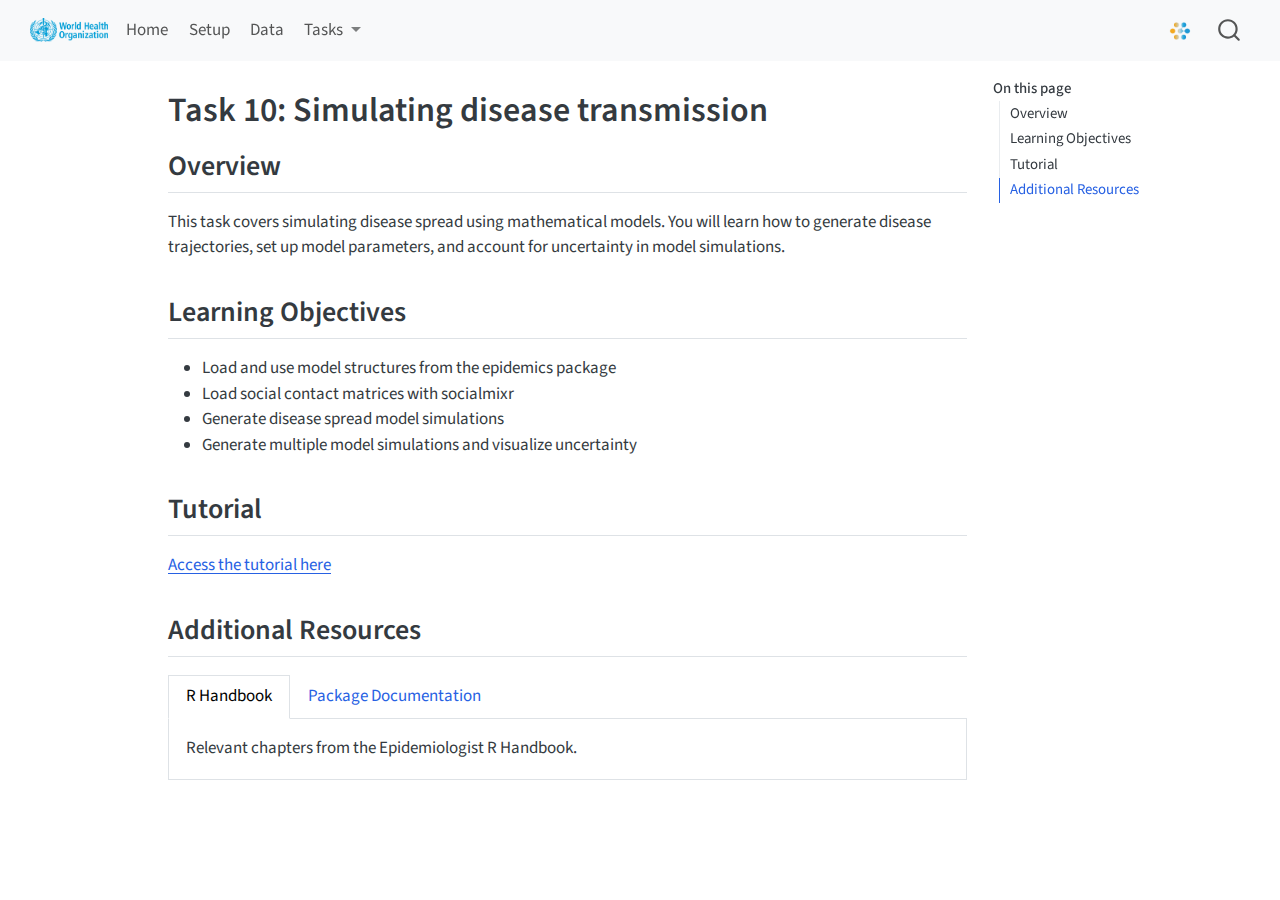
<file: docs/task10.html>
<!DOCTYPE html>
<html xmlns="http://www.w3.org/1999/xhtml" lang="en" xml:lang="en"><head>

<meta charset="utf-8">
<meta name="generator" content="quarto-1.6.39">

<meta name="viewport" content="width=device-width, initial-scale=1.0, user-scalable=yes">


<title>Task 10: Simulating disease transmission</title>
<style>
code{white-space: pre-wrap;}
span.smallcaps{font-variant: small-caps;}
div.columns{display: flex; gap: min(4vw, 1.5em);}
div.column{flex: auto; overflow-x: auto;}
div.hanging-indent{margin-left: 1.5em; text-indent: -1.5em;}
ul.task-list{list-style: none;}
ul.task-list li input[type="checkbox"] {
  width: 0.8em;
  margin: 0 0.8em 0.2em -1em; /* quarto-specific, see https://github.com/quarto-dev/quarto-cli/issues/4556 */ 
  vertical-align: middle;
}
</style>


<script src="site_libs/quarto-nav/quarto-nav.js"></script>
<script src="site_libs/quarto-nav/headroom.min.js"></script>
<script src="site_libs/clipboard/clipboard.min.js"></script>
<script src="site_libs/quarto-search/autocomplete.umd.js"></script>
<script src="site_libs/quarto-search/fuse.min.js"></script>
<script src="site_libs/quarto-search/quarto-search.js"></script>
<meta name="quarto:offset" content="./">
<script src="site_libs/quarto-html/quarto.js"></script>
<script src="site_libs/quarto-html/popper.min.js"></script>
<script src="site_libs/quarto-html/tippy.umd.min.js"></script>
<script src="site_libs/quarto-html/anchor.min.js"></script>
<link href="site_libs/quarto-html/tippy.css" rel="stylesheet">
<link href="site_libs/quarto-html/quarto-syntax-highlighting-e26003cea8cd680ca0c55a263523d882.css" rel="stylesheet" id="quarto-text-highlighting-styles">
<script src="site_libs/bootstrap/bootstrap.min.js"></script>
<link href="site_libs/bootstrap/bootstrap-icons.css" rel="stylesheet">
<link href="site_libs/bootstrap/bootstrap-ddd961a2510921635943dfbbd19534c4.min.css" rel="stylesheet" append-hash="true" id="quarto-bootstrap" data-mode="light">
<script id="quarto-search-options" type="application/json">{
  "location": "navbar",
  "copy-button": false,
  "collapse-after": 3,
  "panel-placement": "end",
  "type": "overlay",
  "limit": 50,
  "keyboard-shortcut": [
    "f",
    "/",
    "s"
  ],
  "show-item-context": false,
  "language": {
    "search-no-results-text": "No results",
    "search-matching-documents-text": "matching documents",
    "search-copy-link-title": "Copy link to search",
    "search-hide-matches-text": "Hide additional matches",
    "search-more-match-text": "more match in this document",
    "search-more-matches-text": "more matches in this document",
    "search-clear-button-title": "Clear",
    "search-text-placeholder": "",
    "search-detached-cancel-button-title": "Cancel",
    "search-submit-button-title": "Submit",
    "search-label": "Search"
  }
}</script>


<link rel="stylesheet" href="styles.css">
</head>

<body class="nav-fixed">

<div id="quarto-search-results"></div>
  <header id="quarto-header" class="headroom fixed-top">
    <nav class="navbar navbar-expand-lg " data-bs-theme="dark">
      <div class="navbar-container container-fluid">
      <div class="navbar-brand-container mx-auto">
    <a href="./index.html" class="navbar-brand navbar-brand-logo">
    <img src="./../assets/img/who_logo.png" alt="" class="navbar-logo">
    </a>
  </div>
            <div id="quarto-search" class="" title="Search"></div>
          <button class="navbar-toggler" type="button" data-bs-toggle="collapse" data-bs-target="#navbarCollapse" aria-controls="navbarCollapse" role="menu" aria-expanded="false" aria-label="Toggle navigation" onclick="if (window.quartoToggleHeadroom) { window.quartoToggleHeadroom(); }">
  <span class="navbar-toggler-icon"></span>
</button>
          <div class="collapse navbar-collapse" id="navbarCollapse">
            <ul class="navbar-nav navbar-nav-scroll me-auto">
  <li class="nav-item">
    <a class="nav-link" href="./index.html"> 
<span class="menu-text">Home</span></a>
  </li>  
  <li class="nav-item">
    <a class="nav-link" href="./setup.html"> 
<span class="menu-text">Setup</span></a>
  </li>  
  <li class="nav-item">
    <a class="nav-link" href="./data.html"> 
<span class="menu-text">Data</span></a>
  </li>  
  <li class="nav-item dropdown ">
    <a class="nav-link dropdown-toggle" href="#" id="nav-menu-tasks" role="link" data-bs-toggle="dropdown" aria-expanded="false">
 <span class="menu-text">Tasks</span>
    </a>
    <ul class="dropdown-menu" aria-labelledby="nav-menu-tasks">    
        <li>
    <a class="dropdown-item" href="./task1.html">
 <span class="dropdown-text">1. Reading, cleaning and validating epidemiological data</span></a>
  </li>  
        <li>
    <a class="dropdown-item" href="./task2.html">
 <span class="dropdown-text">2. Generating automated situation reports</span></a>
  </li>  
        <li>
    <a class="dropdown-item" href="./task3.html">
 <span class="dropdown-text">3. Making an interactive epi dashboard</span></a>
  </li>  
        <li>
    <a class="dropdown-item" href="./task4.html">
 <span class="dropdown-text">4. Visualising transmission chains</span></a>
  </li>  
        <li>
    <a class="dropdown-item" href="./task5.html">
 <span class="dropdown-text">5. Getting epidemiological parameters</span></a>
  </li>  
        <li>
    <a class="dropdown-item" href="./task6.html">
 <span class="dropdown-text">6. Estimating reproduction numbers</span></a>
  </li>  
        <li>
    <a class="dropdown-item" href="./task7.html">
 <span class="dropdown-text">7. Nowcasting epidemiological data</span></a>
  </li>  
        <li>
    <a class="dropdown-item" href="./task8.html">
 <span class="dropdown-text">8. Forecasting cases and deaths</span></a>
  </li>  
        <li>
    <a class="dropdown-item" href="./task9.html">
 <span class="dropdown-text">9. Estimating disease severity</span></a>
  </li>  
        <li>
    <a class="dropdown-item" href="./task10.html">
 <span class="dropdown-text">10. Simulating disease transmission</span></a>
  </li>  
    </ul>
  </li>
</ul>
            <ul class="navbar-nav navbar-nav-scroll ms-auto">
  <li class="nav-item">
    <a class="nav-link" href="https://collaboratory.who.int/forum/"> 
<span class="menu-text"><img src="./assets/img/collaboratory_logo.png" height="24px" style="vertical-align: middle; margin-right: 0.25em;"></span></a>
  </li>  
</ul>
          </div> <!-- /navcollapse -->
            <div class="quarto-navbar-tools">
</div>
      </div> <!-- /container-fluid -->
    </nav>
</header>
<!-- content -->
<div id="quarto-content" class="quarto-container page-columns page-rows-contents page-layout-article page-navbar">
<!-- sidebar -->
<!-- margin-sidebar -->
    <div id="quarto-margin-sidebar" class="sidebar margin-sidebar">
        <nav id="TOC" role="doc-toc" class="toc-active">
    <h2 id="toc-title">On this page</h2>
   
  <ul>
  <li><a href="#overview" id="toc-overview" class="nav-link active" data-scroll-target="#overview">Overview</a></li>
  <li><a href="#learning-objectives" id="toc-learning-objectives" class="nav-link" data-scroll-target="#learning-objectives">Learning Objectives</a></li>
  <li><a href="#tutorial" id="toc-tutorial" class="nav-link" data-scroll-target="#tutorial">Tutorial</a></li>
  <li><a href="#additional-resources" id="toc-additional-resources" class="nav-link" data-scroll-target="#additional-resources">Additional Resources</a></li>
  </ul>
</nav>
    </div>
<!-- main -->
<main class="content" id="quarto-document-content">

<header id="title-block-header" class="quarto-title-block default">
<div class="quarto-title">
<h1 class="title">Task 10: Simulating disease transmission</h1>
</div>



<div class="quarto-title-meta">

    
  
    
  </div>
  


</header>


<section id="overview" class="level2">
<h2 class="anchored" data-anchor-id="overview">Overview</h2>
<p>This task covers simulating disease spread using mathematical models. You will learn how to generate disease trajectories, set up model parameters, and account for uncertainty in model simulations.</p>
</section>
<section id="learning-objectives" class="level2">
<h2 class="anchored" data-anchor-id="learning-objectives">Learning Objectives</h2>
<ul>
<li>Load and use model structures from the epidemics package</li>
<li>Load social contact matrices with socialmixr</li>
<li>Generate disease spread model simulations</li>
<li>Generate multiple model simulations and visualize uncertainty</li>
</ul>
</section>
<section id="tutorial" class="level2">
<h2 class="anchored" data-anchor-id="tutorial">Tutorial</h2>
<p><a href="https://epiverse-trace.github.io/tutorials-late/simulating-transmission.html">Access the tutorial here</a></p>
</section>
<section id="additional-resources" class="level2">
<h2 class="anchored" data-anchor-id="additional-resources">Additional Resources</h2>
<div class="tabset-margin-container"></div><div class="panel-tabset">
<ul class="nav nav-tabs" role="tablist"><li class="nav-item" role="presentation"><a class="nav-link active" id="tabset-1-1-tab" data-bs-toggle="tab" data-bs-target="#tabset-1-1" role="tab" aria-controls="tabset-1-1" aria-selected="true">R Handbook</a></li><li class="nav-item" role="presentation"><a class="nav-link" id="tabset-1-2-tab" data-bs-toggle="tab" data-bs-target="#tabset-1-2" role="tab" aria-controls="tabset-1-2" aria-selected="false">Package Documentation</a></li></ul>
<div class="tab-content">
<div id="tabset-1-1" class="tab-pane active" role="tabpanel" aria-labelledby="tabset-1-1-tab">
<p>Relevant chapters from the Epidemiologist R Handbook.</p>
</div>
<div id="tabset-1-2" class="tab-pane" role="tabpanel" aria-labelledby="tabset-1-2-tab">
<p>Package vignettes and documentation for relevant R packages.</p>
</div>
</div>
</div>


</section>

</main> <!-- /main -->
<script id="quarto-html-after-body" type="application/javascript">
window.document.addEventListener("DOMContentLoaded", function (event) {
  const toggleBodyColorMode = (bsSheetEl) => {
    const mode = bsSheetEl.getAttribute("data-mode");
    const bodyEl = window.document.querySelector("body");
    if (mode === "dark") {
      bodyEl.classList.add("quarto-dark");
      bodyEl.classList.remove("quarto-light");
    } else {
      bodyEl.classList.add("quarto-light");
      bodyEl.classList.remove("quarto-dark");
    }
  }
  const toggleBodyColorPrimary = () => {
    const bsSheetEl = window.document.querySelector("link#quarto-bootstrap");
    if (bsSheetEl) {
      toggleBodyColorMode(bsSheetEl);
    }
  }
  toggleBodyColorPrimary();  
  const icon = "";
  const anchorJS = new window.AnchorJS();
  anchorJS.options = {
    placement: 'right',
    icon: icon
  };
  anchorJS.add('.anchored');
  const isCodeAnnotation = (el) => {
    for (const clz of el.classList) {
      if (clz.startsWith('code-annotation-')) {                     
        return true;
      }
    }
    return false;
  }
  const onCopySuccess = function(e) {
    // button target
    const button = e.trigger;
    // don't keep focus
    button.blur();
    // flash "checked"
    button.classList.add('code-copy-button-checked');
    var currentTitle = button.getAttribute("title");
    button.setAttribute("title", "Copied!");
    let tooltip;
    if (window.bootstrap) {
      button.setAttribute("data-bs-toggle", "tooltip");
      button.setAttribute("data-bs-placement", "left");
      button.setAttribute("data-bs-title", "Copied!");
      tooltip = new bootstrap.Tooltip(button, 
        { trigger: "manual", 
          customClass: "code-copy-button-tooltip",
          offset: [0, -8]});
      tooltip.show();    
    }
    setTimeout(function() {
      if (tooltip) {
        tooltip.hide();
        button.removeAttribute("data-bs-title");
        button.removeAttribute("data-bs-toggle");
        button.removeAttribute("data-bs-placement");
      }
      button.setAttribute("title", currentTitle);
      button.classList.remove('code-copy-button-checked');
    }, 1000);
    // clear code selection
    e.clearSelection();
  }
  const getTextToCopy = function(trigger) {
      const codeEl = trigger.previousElementSibling.cloneNode(true);
      for (const childEl of codeEl.children) {
        if (isCodeAnnotation(childEl)) {
          childEl.remove();
        }
      }
      return codeEl.innerText;
  }
  const clipboard = new window.ClipboardJS('.code-copy-button:not([data-in-quarto-modal])', {
    text: getTextToCopy
  });
  clipboard.on('success', onCopySuccess);
  if (window.document.getElementById('quarto-embedded-source-code-modal')) {
    const clipboardModal = new window.ClipboardJS('.code-copy-button[data-in-quarto-modal]', {
      text: getTextToCopy,
      container: window.document.getElementById('quarto-embedded-source-code-modal')
    });
    clipboardModal.on('success', onCopySuccess);
  }
    var localhostRegex = new RegExp(/^(?:http|https):\/\/localhost\:?[0-9]*\//);
    var mailtoRegex = new RegExp(/^mailto:/);
      var filterRegex = new RegExp('/' + window.location.host + '/');
    var isInternal = (href) => {
        return filterRegex.test(href) || localhostRegex.test(href) || mailtoRegex.test(href);
    }
    // Inspect non-navigation links and adorn them if external
 	var links = window.document.querySelectorAll('a[href]:not(.nav-link):not(.navbar-brand):not(.toc-action):not(.sidebar-link):not(.sidebar-item-toggle):not(.pagination-link):not(.no-external):not([aria-hidden]):not(.dropdown-item):not(.quarto-navigation-tool):not(.about-link)');
    for (var i=0; i<links.length; i++) {
      const link = links[i];
      if (!isInternal(link.href)) {
        // undo the damage that might have been done by quarto-nav.js in the case of
        // links that we want to consider external
        if (link.dataset.originalHref !== undefined) {
          link.href = link.dataset.originalHref;
        }
      }
    }
  function tippyHover(el, contentFn, onTriggerFn, onUntriggerFn) {
    const config = {
      allowHTML: true,
      maxWidth: 500,
      delay: 100,
      arrow: false,
      appendTo: function(el) {
          return el.parentElement;
      },
      interactive: true,
      interactiveBorder: 10,
      theme: 'quarto',
      placement: 'bottom-start',
    };
    if (contentFn) {
      config.content = contentFn;
    }
    if (onTriggerFn) {
      config.onTrigger = onTriggerFn;
    }
    if (onUntriggerFn) {
      config.onUntrigger = onUntriggerFn;
    }
    window.tippy(el, config); 
  }
  const noterefs = window.document.querySelectorAll('a[role="doc-noteref"]');
  for (var i=0; i<noterefs.length; i++) {
    const ref = noterefs[i];
    tippyHover(ref, function() {
      // use id or data attribute instead here
      let href = ref.getAttribute('data-footnote-href') || ref.getAttribute('href');
      try { href = new URL(href).hash; } catch {}
      const id = href.replace(/^#\/?/, "");
      const note = window.document.getElementById(id);
      if (note) {
        return note.innerHTML;
      } else {
        return "";
      }
    });
  }
  const xrefs = window.document.querySelectorAll('a.quarto-xref');
  const processXRef = (id, note) => {
    // Strip column container classes
    const stripColumnClz = (el) => {
      el.classList.remove("page-full", "page-columns");
      if (el.children) {
        for (const child of el.children) {
          stripColumnClz(child);
        }
      }
    }
    stripColumnClz(note)
    if (id === null || id.startsWith('sec-')) {
      // Special case sections, only their first couple elements
      const container = document.createElement("div");
      if (note.children && note.children.length > 2) {
        container.appendChild(note.children[0].cloneNode(true));
        for (let i = 1; i < note.children.length; i++) {
          const child = note.children[i];
          if (child.tagName === "P" && child.innerText === "") {
            continue;
          } else {
            container.appendChild(child.cloneNode(true));
            break;
          }
        }
        if (window.Quarto?.typesetMath) {
          window.Quarto.typesetMath(container);
        }
        return container.innerHTML
      } else {
        if (window.Quarto?.typesetMath) {
          window.Quarto.typesetMath(note);
        }
        return note.innerHTML;
      }
    } else {
      // Remove any anchor links if they are present
      const anchorLink = note.querySelector('a.anchorjs-link');
      if (anchorLink) {
        anchorLink.remove();
      }
      if (window.Quarto?.typesetMath) {
        window.Quarto.typesetMath(note);
      }
      if (note.classList.contains("callout")) {
        return note.outerHTML;
      } else {
        return note.innerHTML;
      }
    }
  }
  for (var i=0; i<xrefs.length; i++) {
    const xref = xrefs[i];
    tippyHover(xref, undefined, function(instance) {
      instance.disable();
      let url = xref.getAttribute('href');
      let hash = undefined; 
      if (url.startsWith('#')) {
        hash = url;
      } else {
        try { hash = new URL(url).hash; } catch {}
      }
      if (hash) {
        const id = hash.replace(/^#\/?/, "");
        const note = window.document.getElementById(id);
        if (note !== null) {
          try {
            const html = processXRef(id, note.cloneNode(true));
            instance.setContent(html);
          } finally {
            instance.enable();
            instance.show();
          }
        } else {
          // See if we can fetch this
          fetch(url.split('#')[0])
          .then(res => res.text())
          .then(html => {
            const parser = new DOMParser();
            const htmlDoc = parser.parseFromString(html, "text/html");
            const note = htmlDoc.getElementById(id);
            if (note !== null) {
              const html = processXRef(id, note);
              instance.setContent(html);
            } 
          }).finally(() => {
            instance.enable();
            instance.show();
          });
        }
      } else {
        // See if we can fetch a full url (with no hash to target)
        // This is a special case and we should probably do some content thinning / targeting
        fetch(url)
        .then(res => res.text())
        .then(html => {
          const parser = new DOMParser();
          const htmlDoc = parser.parseFromString(html, "text/html");
          const note = htmlDoc.querySelector('main.content');
          if (note !== null) {
            // This should only happen for chapter cross references
            // (since there is no id in the URL)
            // remove the first header
            if (note.children.length > 0 && note.children[0].tagName === "HEADER") {
              note.children[0].remove();
            }
            const html = processXRef(null, note);
            instance.setContent(html);
          } 
        }).finally(() => {
          instance.enable();
          instance.show();
        });
      }
    }, function(instance) {
    });
  }
      let selectedAnnoteEl;
      const selectorForAnnotation = ( cell, annotation) => {
        let cellAttr = 'data-code-cell="' + cell + '"';
        let lineAttr = 'data-code-annotation="' +  annotation + '"';
        const selector = 'span[' + cellAttr + '][' + lineAttr + ']';
        return selector;
      }
      const selectCodeLines = (annoteEl) => {
        const doc = window.document;
        const targetCell = annoteEl.getAttribute("data-target-cell");
        const targetAnnotation = annoteEl.getAttribute("data-target-annotation");
        const annoteSpan = window.document.querySelector(selectorForAnnotation(targetCell, targetAnnotation));
        const lines = annoteSpan.getAttribute("data-code-lines").split(",");
        const lineIds = lines.map((line) => {
          return targetCell + "-" + line;
        })
        let top = null;
        let height = null;
        let parent = null;
        if (lineIds.length > 0) {
            //compute the position of the single el (top and bottom and make a div)
            const el = window.document.getElementById(lineIds[0]);
            top = el.offsetTop;
            height = el.offsetHeight;
            parent = el.parentElement.parentElement;
          if (lineIds.length > 1) {
            const lastEl = window.document.getElementById(lineIds[lineIds.length - 1]);
            const bottom = lastEl.offsetTop + lastEl.offsetHeight;
            height = bottom - top;
          }
          if (top !== null && height !== null && parent !== null) {
            // cook up a div (if necessary) and position it 
            let div = window.document.getElementById("code-annotation-line-highlight");
            if (div === null) {
              div = window.document.createElement("div");
              div.setAttribute("id", "code-annotation-line-highlight");
              div.style.position = 'absolute';
              parent.appendChild(div);
            }
            div.style.top = top - 2 + "px";
            div.style.height = height + 4 + "px";
            div.style.left = 0;
            let gutterDiv = window.document.getElementById("code-annotation-line-highlight-gutter");
            if (gutterDiv === null) {
              gutterDiv = window.document.createElement("div");
              gutterDiv.setAttribute("id", "code-annotation-line-highlight-gutter");
              gutterDiv.style.position = 'absolute';
              const codeCell = window.document.getElementById(targetCell);
              const gutter = codeCell.querySelector('.code-annotation-gutter');
              gutter.appendChild(gutterDiv);
            }
            gutterDiv.style.top = top - 2 + "px";
            gutterDiv.style.height = height + 4 + "px";
          }
          selectedAnnoteEl = annoteEl;
        }
      };
      const unselectCodeLines = () => {
        const elementsIds = ["code-annotation-line-highlight", "code-annotation-line-highlight-gutter"];
        elementsIds.forEach((elId) => {
          const div = window.document.getElementById(elId);
          if (div) {
            div.remove();
          }
        });
        selectedAnnoteEl = undefined;
      };
        // Handle positioning of the toggle
    window.addEventListener(
      "resize",
      throttle(() => {
        elRect = undefined;
        if (selectedAnnoteEl) {
          selectCodeLines(selectedAnnoteEl);
        }
      }, 10)
    );
    function throttle(fn, ms) {
    let throttle = false;
    let timer;
      return (...args) => {
        if(!throttle) { // first call gets through
            fn.apply(this, args);
            throttle = true;
        } else { // all the others get throttled
            if(timer) clearTimeout(timer); // cancel #2
            timer = setTimeout(() => {
              fn.apply(this, args);
              timer = throttle = false;
            }, ms);
        }
      };
    }
      // Attach click handler to the DT
      const annoteDls = window.document.querySelectorAll('dt[data-target-cell]');
      for (const annoteDlNode of annoteDls) {
        annoteDlNode.addEventListener('click', (event) => {
          const clickedEl = event.target;
          if (clickedEl !== selectedAnnoteEl) {
            unselectCodeLines();
            const activeEl = window.document.querySelector('dt[data-target-cell].code-annotation-active');
            if (activeEl) {
              activeEl.classList.remove('code-annotation-active');
            }
            selectCodeLines(clickedEl);
            clickedEl.classList.add('code-annotation-active');
          } else {
            // Unselect the line
            unselectCodeLines();
            clickedEl.classList.remove('code-annotation-active');
          }
        });
      }
  const findCites = (el) => {
    const parentEl = el.parentElement;
    if (parentEl) {
      const cites = parentEl.dataset.cites;
      if (cites) {
        return {
          el,
          cites: cites.split(' ')
        };
      } else {
        return findCites(el.parentElement)
      }
    } else {
      return undefined;
    }
  };
  var bibliorefs = window.document.querySelectorAll('a[role="doc-biblioref"]');
  for (var i=0; i<bibliorefs.length; i++) {
    const ref = bibliorefs[i];
    const citeInfo = findCites(ref);
    if (citeInfo) {
      tippyHover(citeInfo.el, function() {
        var popup = window.document.createElement('div');
        citeInfo.cites.forEach(function(cite) {
          var citeDiv = window.document.createElement('div');
          citeDiv.classList.add('hanging-indent');
          citeDiv.classList.add('csl-entry');
          var biblioDiv = window.document.getElementById('ref-' + cite);
          if (biblioDiv) {
            citeDiv.innerHTML = biblioDiv.innerHTML;
          }
          popup.appendChild(citeDiv);
        });
        return popup.innerHTML;
      });
    }
  }
});
</script>
</div> <!-- /content -->




</body></html>
</file>
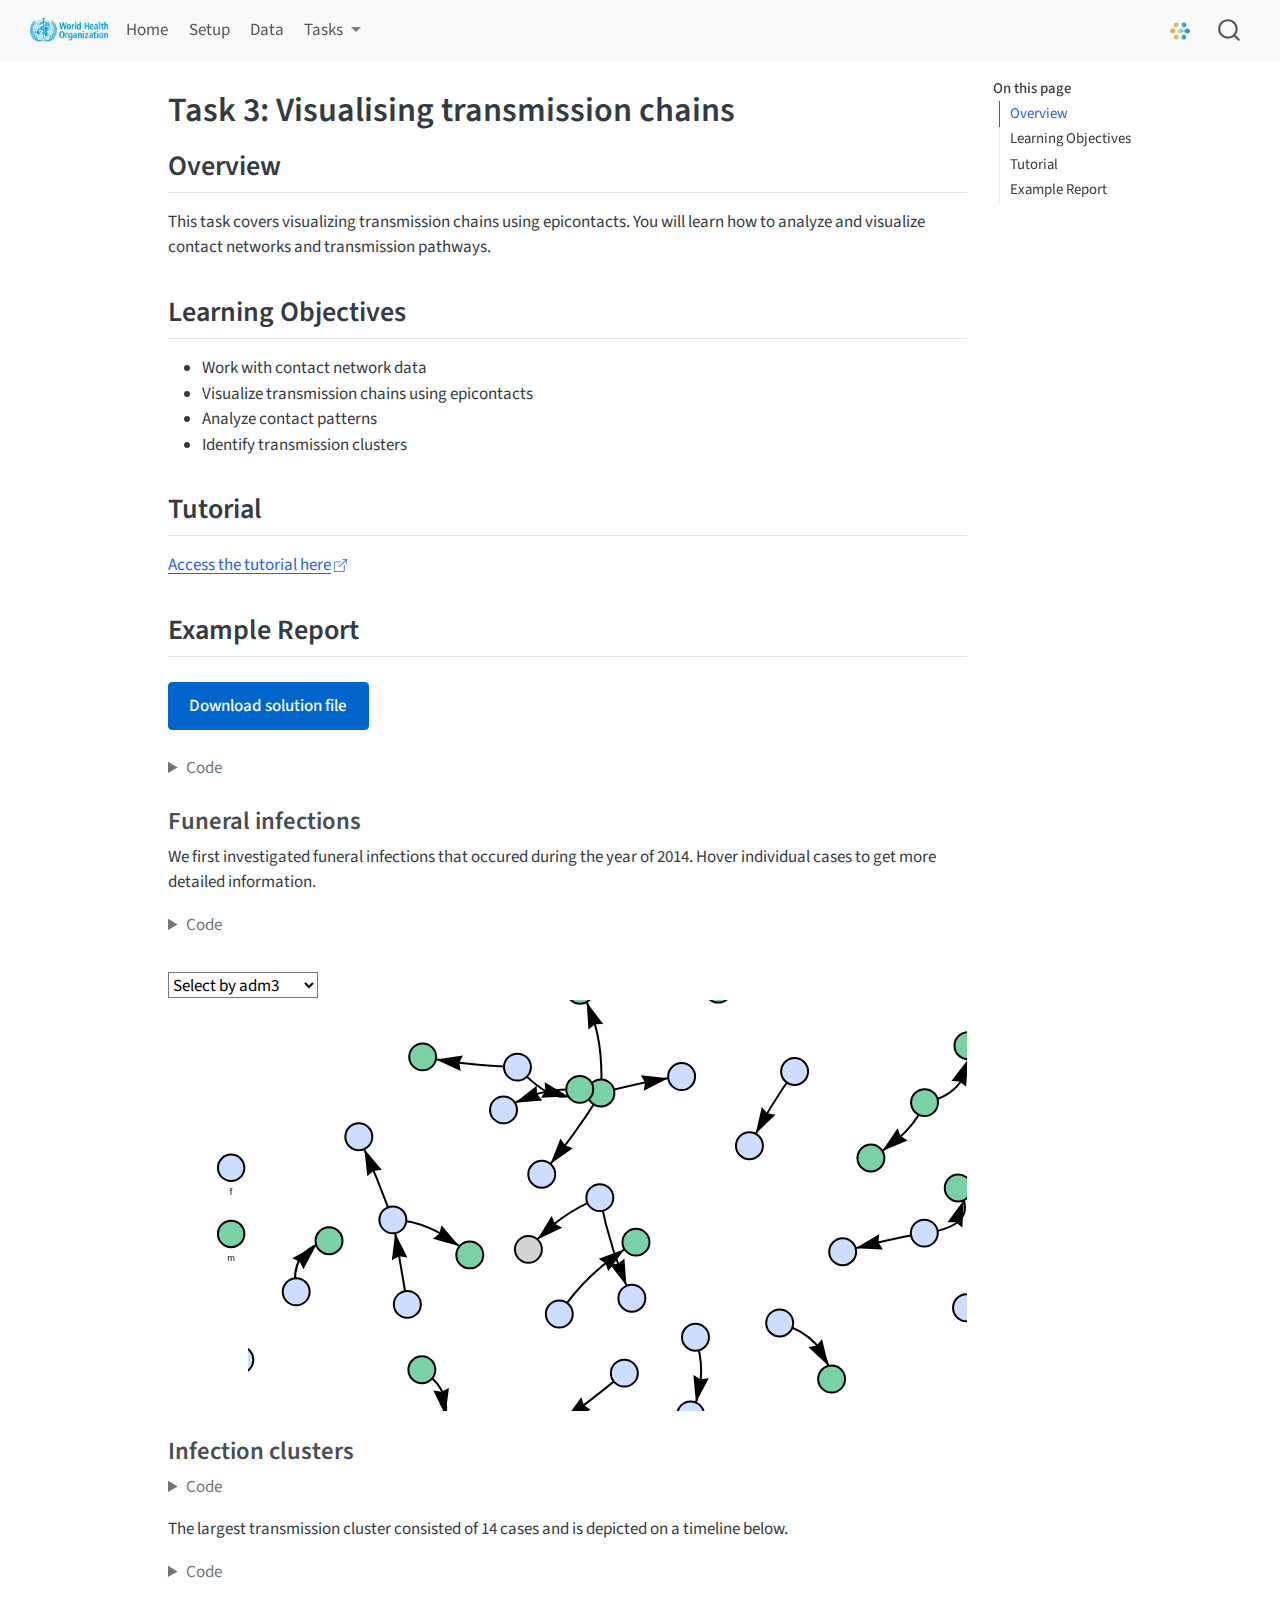
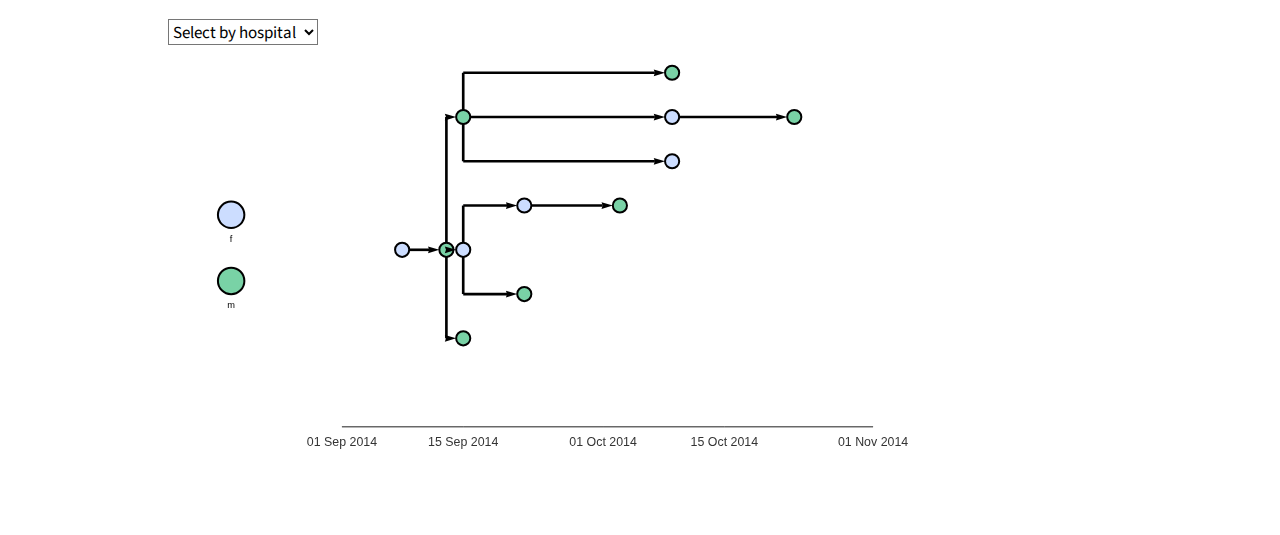
<file: docs/task3.html>
<!DOCTYPE html>
<html xmlns="http://www.w3.org/1999/xhtml" lang="en" xml:lang="en"><head>

<meta charset="utf-8">
<meta name="generator" content="quarto-1.6.39">

<meta name="viewport" content="width=device-width, initial-scale=1.0, user-scalable=yes">


<title>Task 3: Visualising transmission chains</title>
<style>
code{white-space: pre-wrap;}
span.smallcaps{font-variant: small-caps;}
div.columns{display: flex; gap: min(4vw, 1.5em);}
div.column{flex: auto; overflow-x: auto;}
div.hanging-indent{margin-left: 1.5em; text-indent: -1.5em;}
ul.task-list{list-style: none;}
ul.task-list li input[type="checkbox"] {
  width: 0.8em;
  margin: 0 0.8em 0.2em -1em; /* quarto-specific, see https://github.com/quarto-dev/quarto-cli/issues/4556 */ 
  vertical-align: middle;
}
/* CSS for syntax highlighting */
pre > code.sourceCode { white-space: pre; position: relative; }
pre > code.sourceCode > span { line-height: 1.25; }
pre > code.sourceCode > span:empty { height: 1.2em; }
.sourceCode { overflow: visible; }
code.sourceCode > span { color: inherit; text-decoration: inherit; }
div.sourceCode { margin: 1em 0; }
pre.sourceCode { margin: 0; }
@media screen {
div.sourceCode { overflow: auto; }
}
@media print {
pre > code.sourceCode { white-space: pre-wrap; }
pre > code.sourceCode > span { display: inline-block; text-indent: -5em; padding-left: 5em; }
}
pre.numberSource code
  { counter-reset: source-line 0; }
pre.numberSource code > span
  { position: relative; left: -4em; counter-increment: source-line; }
pre.numberSource code > span > a:first-child::before
  { content: counter(source-line);
    position: relative; left: -1em; text-align: right; vertical-align: baseline;
    border: none; display: inline-block;
    -webkit-touch-callout: none; -webkit-user-select: none;
    -khtml-user-select: none; -moz-user-select: none;
    -ms-user-select: none; user-select: none;
    padding: 0 4px; width: 4em;
  }
pre.numberSource { margin-left: 3em;  padding-left: 4px; }
div.sourceCode
  {   }
@media screen {
pre > code.sourceCode > span > a:first-child::before { text-decoration: underline; }
}
</style>


<script src="site_libs/quarto-nav/quarto-nav.js"></script>
<script src="site_libs/quarto-nav/headroom.min.js"></script>
<script src="site_libs/clipboard/clipboard.min.js"></script>
<script src="site_libs/quarto-search/autocomplete.umd.js"></script>
<script src="site_libs/quarto-search/fuse.min.js"></script>
<script src="site_libs/quarto-search/quarto-search.js"></script>
<meta name="quarto:offset" content="./">
<link href=".//img/who_favicon.png" rel="icon" type="image/png">
<script src="site_libs/quarto-html/quarto.js"></script>
<script src="site_libs/quarto-html/popper.min.js"></script>
<script src="site_libs/quarto-html/tippy.umd.min.js"></script>
<script src="site_libs/quarto-html/anchor.min.js"></script>
<link href="site_libs/quarto-html/tippy.css" rel="stylesheet">
<link href="site_libs/quarto-html/quarto-syntax-highlighting-e26003cea8cd680ca0c55a263523d882.css" rel="stylesheet" id="quarto-text-highlighting-styles">
<script src="site_libs/bootstrap/bootstrap.min.js"></script>
<link href="site_libs/bootstrap/bootstrap-icons.css" rel="stylesheet">
<link href="site_libs/bootstrap/bootstrap-ddd961a2510921635943dfbbd19534c4.min.css" rel="stylesheet" append-hash="true" id="quarto-bootstrap" data-mode="light">
<script id="quarto-search-options" type="application/json">{
  "location": "navbar",
  "copy-button": false,
  "collapse-after": 3,
  "panel-placement": "end",
  "type": "overlay",
  "limit": 50,
  "keyboard-shortcut": [
    "f",
    "/",
    "s"
  ],
  "show-item-context": false,
  "language": {
    "search-no-results-text": "No results",
    "search-matching-documents-text": "matching documents",
    "search-copy-link-title": "Copy link to search",
    "search-hide-matches-text": "Hide additional matches",
    "search-more-match-text": "more match in this document",
    "search-more-matches-text": "more matches in this document",
    "search-clear-button-title": "Clear",
    "search-text-placeholder": "",
    "search-detached-cancel-button-title": "Cancel",
    "search-submit-button-title": "Submit",
    "search-label": "Search"
  }
}</script>
<script src="site_libs/htmlwidgets-1.6.4/htmlwidgets.js"></script>

<link href="site_libs/vis-9.1.0/vis-network.min.css" rel="stylesheet">

<script src="site_libs/vis-9.1.0/vis-network.min.js"></script>

<script src="site_libs/visNetwork-binding-2.1.4/visNetwork.js"></script>

<link href="site_libs/font-awesome-4.7.0/css/font-awesome.min.css" rel="stylesheet">



<link rel="stylesheet" href="styles.css">
</head>

<body class="nav-fixed">

<div id="quarto-search-results"></div>
  <header id="quarto-header" class="headroom fixed-top">
    <nav class="navbar navbar-expand-lg " data-bs-theme="dark">
      <div class="navbar-container container-fluid">
      <div class="navbar-brand-container mx-auto">
    <a href="./index.html" class="navbar-brand navbar-brand-logo">
    <img src="./img/who_logo.png" alt="" class="navbar-logo">
    </a>
  </div>
            <div id="quarto-search" class="" title="Search"></div>
          <button class="navbar-toggler" type="button" data-bs-toggle="collapse" data-bs-target="#navbarCollapse" aria-controls="navbarCollapse" role="menu" aria-expanded="false" aria-label="Toggle navigation" onclick="if (window.quartoToggleHeadroom) { window.quartoToggleHeadroom(); }">
  <span class="navbar-toggler-icon"></span>
</button>
          <div class="collapse navbar-collapse" id="navbarCollapse">
            <ul class="navbar-nav navbar-nav-scroll me-auto">
  <li class="nav-item">
    <a class="nav-link" href="./index.html"> 
<span class="menu-text">Home</span></a>
  </li>  
  <li class="nav-item">
    <a class="nav-link" href="./setup.html"> 
<span class="menu-text">Setup</span></a>
  </li>  
  <li class="nav-item">
    <a class="nav-link" href="./data.html"> 
<span class="menu-text">Data</span></a>
  </li>  
  <li class="nav-item dropdown ">
    <a class="nav-link dropdown-toggle" href="#" id="nav-menu-tasks" role="link" data-bs-toggle="dropdown" aria-expanded="false">
 <span class="menu-text">Tasks</span>
    </a>
    <ul class="dropdown-menu" aria-labelledby="nav-menu-tasks">    
        <li>
    <a class="dropdown-item" href="./task1.html">
 <span class="dropdown-text">1. Generating a basic situation report</span></a>
  </li>  
        <li>
    <a class="dropdown-item" href="./task2.html">
 <span class="dropdown-text">2. Generating interactive maps</span></a>
  </li>  
        <li>
    <a class="dropdown-item" href="./task3.html">
 <span class="dropdown-text">3. Visualising transmission chains</span></a>
  </li>  
        <li>
    <a class="dropdown-item" href="./task4.html">
 <span class="dropdown-text">4. Getting epidemiological parameters</span></a>
  </li>  
        <li>
    <a class="dropdown-item" href="./task5.html">
 <span class="dropdown-text">5. Estimating the reproduction number</span></a>
  </li>  
        <li>
    <a class="dropdown-item" href="./task6.html">
 <span class="dropdown-text">6. Nowcasting epidemiological data</span></a>
  </li>  
        <li>
    <a class="dropdown-item" href="./task7.html">
 <span class="dropdown-text">7. Forecasting cases and deaths</span></a>
  </li>  
        <li>
    <a class="dropdown-item" href="./task8.html">
 <span class="dropdown-text">8. Estimating disease severity</span></a>
  </li>  
        <li>
    <a class="dropdown-item" href="./task9.html">
 <span class="dropdown-text">9. Simulating disease transmission</span></a>
  </li>  
    </ul>
  </li>
</ul>
            <ul class="navbar-nav navbar-nav-scroll ms-auto">
  <li class="nav-item">
    <a class="nav-link" href="https://collaboratory.who.int/forum/c/afro-ca-cop/"> 
<span class="menu-text"><img src="./img/collaboratory_logo.png" height="24px" style="vertical-align: middle; margin-right: 0.25em;"></span></a>
  </li>  
</ul>
          </div> <!-- /navcollapse -->
            <div class="quarto-navbar-tools">
</div>
      </div> <!-- /container-fluid -->
    </nav>
</header>
<!-- content -->
<div id="quarto-content" class="quarto-container page-columns page-rows-contents page-layout-article page-navbar">
<!-- sidebar -->
<!-- margin-sidebar -->
    <div id="quarto-margin-sidebar" class="sidebar margin-sidebar">
        <nav id="TOC" role="doc-toc" class="toc-active">
    <h2 id="toc-title">On this page</h2>
   
  <ul>
  <li><a href="#overview" id="toc-overview" class="nav-link active" data-scroll-target="#overview">Overview</a></li>
  <li><a href="#learning-objectives" id="toc-learning-objectives" class="nav-link" data-scroll-target="#learning-objectives">Learning Objectives</a></li>
  <li><a href="#tutorial" id="toc-tutorial" class="nav-link" data-scroll-target="#tutorial">Tutorial</a></li>
  <li><a href="#example-report" id="toc-example-report" class="nav-link" data-scroll-target="#example-report">Example Report</a>
  <ul class="collapse">
  <li><a href="#funeral-infections" id="toc-funeral-infections" class="nav-link" data-scroll-target="#funeral-infections">Funeral infections</a></li>
  <li><a href="#infection-clusters" id="toc-infection-clusters" class="nav-link" data-scroll-target="#infection-clusters">Infection clusters</a></li>
  </ul></li>
  </ul>
</nav>
    </div>
<!-- main -->
<main class="content" id="quarto-document-content">

<header id="title-block-header" class="quarto-title-block default">
<div class="quarto-title">
<h1 class="title">Task 3: Visualising transmission chains</h1>
</div>



<div class="quarto-title-meta">

    
  
    
  </div>
  


</header>


<section id="overview" class="level2">
<h2 class="anchored" data-anchor-id="overview">Overview</h2>
<p>This task covers visualizing transmission chains using epicontacts. You will learn how to analyze and visualize contact networks and transmission pathways.</p>
</section>
<section id="learning-objectives" class="level2">
<h2 class="anchored" data-anchor-id="learning-objectives">Learning Objectives</h2>
<ul>
<li>Work with contact network data</li>
<li>Visualize transmission chains using epicontacts</li>
<li>Analyze contact patterns</li>
<li>Identify transmission clusters</li>
</ul>
</section>
<section id="tutorial" class="level2">
<h2 class="anchored" data-anchor-id="tutorial">Tutorial</h2>
<p><a href="https://www.epirhandbook.com/en/new_pages/transmission_chains.html">Access the tutorial here</a></p>
</section>
<section id="example-report" class="level2">
<h2 class="anchored" data-anchor-id="example-report">Example Report</h2>
<p><a href="data/solutions/task3_solution.qmd" download="" class="btn btn-primary" target="_blank">Download solution file</a></p>
<div class="cell">
<details class="code-fold">
<summary>Code</summary>
<div class="sourceCode cell-code" id="cb1"><pre class="sourceCode r code-with-copy"><code class="sourceCode r"><span id="cb1-1"><a href="#cb1-1" aria-hidden="true" tabindex="-1"></a><span class="co"># INSTALL AND LOAD PACKAGES</span></span>
<span id="cb1-2"><a href="#cb1-2" aria-hidden="true" tabindex="-1"></a></span>
<span id="cb1-3"><a href="#cb1-3" aria-hidden="true" tabindex="-1"></a><span class="co"># install development version of epicontacts</span></span>
<span id="cb1-4"><a href="#cb1-4" aria-hidden="true" tabindex="-1"></a>pacman<span class="sc">::</span><span class="fu">p_install_gh</span>(<span class="st">"reconhub/epicontacts@timeline"</span>)</span>
<span id="cb1-5"><a href="#cb1-5" aria-hidden="true" tabindex="-1"></a></span>
<span id="cb1-6"><a href="#cb1-6" aria-hidden="true" tabindex="-1"></a><span class="co"># Load required packages</span></span>
<span id="cb1-7"><a href="#cb1-7" aria-hidden="true" tabindex="-1"></a>pacman<span class="sc">::</span><span class="fu">p_load</span>(</span>
<span id="cb1-8"><a href="#cb1-8" aria-hidden="true" tabindex="-1"></a>  rio, <span class="co"># File import</span></span>
<span id="cb1-9"><a href="#cb1-9" aria-hidden="true" tabindex="-1"></a>  here, <span class="co"># File locator</span></span>
<span id="cb1-10"><a href="#cb1-10" aria-hidden="true" tabindex="-1"></a>  tidyverse, <span class="co"># Data management + ggplot2 graphics</span></span>
<span id="cb1-11"><a href="#cb1-11" aria-hidden="true" tabindex="-1"></a>  remotes, <span class="co"># Package installation from github</span></span>
<span id="cb1-12"><a href="#cb1-12" aria-hidden="true" tabindex="-1"></a>  epicontacts, <span class="co"># Transmission chain analysis</span></span>
<span id="cb1-13"><a href="#cb1-13" aria-hidden="true" tabindex="-1"></a>  reactable <span class="co"># Interactive tables</span></span>
<span id="cb1-14"><a href="#cb1-14" aria-hidden="true" tabindex="-1"></a>)</span>
<span id="cb1-15"><a href="#cb1-15" aria-hidden="true" tabindex="-1"></a></span>
<span id="cb1-16"><a href="#cb1-16" aria-hidden="true" tabindex="-1"></a></span>
<span id="cb1-17"><a href="#cb1-17" aria-hidden="true" tabindex="-1"></a><span class="co"># LOAD DATA</span></span>
<span id="cb1-18"><a href="#cb1-18" aria-hidden="true" tabindex="-1"></a><span class="co"># Import the cleaned linelist data</span></span>
<span id="cb1-19"><a href="#cb1-19" aria-hidden="true" tabindex="-1"></a>linelist <span class="ot">&lt;-</span> <span class="fu">readRDS</span>(<span class="st">"data/linelist.rds"</span>)</span>
<span id="cb1-20"><a href="#cb1-20" aria-hidden="true" tabindex="-1"></a></span>
<span id="cb1-21"><a href="#cb1-21" aria-hidden="true" tabindex="-1"></a></span>
<span id="cb1-22"><a href="#cb1-22" aria-hidden="true" tabindex="-1"></a><span class="co"># SETTING UP EPICONTACTS</span></span>
<span id="cb1-23"><a href="#cb1-23" aria-hidden="true" tabindex="-1"></a></span>
<span id="cb1-24"><a href="#cb1-24" aria-hidden="true" tabindex="-1"></a><span class="do">## generate contacts</span></span>
<span id="cb1-25"><a href="#cb1-25" aria-hidden="true" tabindex="-1"></a>contacts <span class="ot">&lt;-</span> linelist <span class="sc">%&gt;%</span></span>
<span id="cb1-26"><a href="#cb1-26" aria-hidden="true" tabindex="-1"></a>  <span class="fu">transmute</span>(</span>
<span id="cb1-27"><a href="#cb1-27" aria-hidden="true" tabindex="-1"></a>    <span class="at">infector =</span> infector,</span>
<span id="cb1-28"><a href="#cb1-28" aria-hidden="true" tabindex="-1"></a>    <span class="at">case_id =</span> case_id,</span>
<span id="cb1-29"><a href="#cb1-29" aria-hidden="true" tabindex="-1"></a>    <span class="at">source =</span> source</span>
<span id="cb1-30"><a href="#cb1-30" aria-hidden="true" tabindex="-1"></a>  ) <span class="sc">%&gt;%</span></span>
<span id="cb1-31"><a href="#cb1-31" aria-hidden="true" tabindex="-1"></a>  <span class="fu">drop_na</span>(infector)</span>
<span id="cb1-32"><a href="#cb1-32" aria-hidden="true" tabindex="-1"></a></span>
<span id="cb1-33"><a href="#cb1-33" aria-hidden="true" tabindex="-1"></a><span class="co"># generate epicontacts object</span></span>
<span id="cb1-34"><a href="#cb1-34" aria-hidden="true" tabindex="-1"></a>epic <span class="ot">&lt;-</span> <span class="fu">make_epicontacts</span>(</span>
<span id="cb1-35"><a href="#cb1-35" aria-hidden="true" tabindex="-1"></a>  <span class="at">linelist =</span> linelist,</span>
<span id="cb1-36"><a href="#cb1-36" aria-hidden="true" tabindex="-1"></a>  <span class="at">contacts =</span> contacts,</span>
<span id="cb1-37"><a href="#cb1-37" aria-hidden="true" tabindex="-1"></a>  <span class="at">id =</span> <span class="st">"case_id"</span>,</span>
<span id="cb1-38"><a href="#cb1-38" aria-hidden="true" tabindex="-1"></a>  <span class="at">from =</span> <span class="st">"infector"</span>,</span>
<span id="cb1-39"><a href="#cb1-39" aria-hidden="true" tabindex="-1"></a>  <span class="at">to =</span> <span class="st">"case_id"</span>,</span>
<span id="cb1-40"><a href="#cb1-40" aria-hidden="true" tabindex="-1"></a>  <span class="at">directed =</span> <span class="cn">TRUE</span></span>
<span id="cb1-41"><a href="#cb1-41" aria-hidden="true" tabindex="-1"></a>)</span></code><button title="Copy to Clipboard" class="code-copy-button"><i class="bi"></i></button></pre></div>
</details>
</div>
<section id="funeral-infections" class="level3">
<h3 class="anchored" data-anchor-id="funeral-infections">Funeral infections</h3>
<p>We first investigated funeral infections that occured during the year of 2014. Hover individual cases to get more detailed information.</p>
<div class="cell">
<details class="code-fold">
<summary>Code</summary>
<div class="sourceCode cell-code" id="cb2"><pre class="sourceCode r code-with-copy"><code class="sourceCode r"><span id="cb2-1"><a href="#cb2-1" aria-hidden="true" tabindex="-1"></a><span class="co"># filter by nosocomial infection between april and july</span></span>
<span id="cb2-2"><a href="#cb2-2" aria-hidden="true" tabindex="-1"></a>funeral <span class="ot">&lt;-</span> <span class="fu">subset</span>(</span>
<span id="cb2-3"><a href="#cb2-3" aria-hidden="true" tabindex="-1"></a>  epic,</span>
<span id="cb2-4"><a href="#cb2-4" aria-hidden="true" tabindex="-1"></a>  <span class="at">node_attribute =</span> <span class="fu">list</span>(</span>
<span id="cb2-5"><a href="#cb2-5" aria-hidden="true" tabindex="-1"></a>    <span class="at">date_infection =</span> <span class="fu">as.Date</span>(<span class="fu">c</span>(<span class="st">"2014-01-01"</span>, <span class="st">"2014-12-31"</span>))</span>
<span id="cb2-6"><a href="#cb2-6" aria-hidden="true" tabindex="-1"></a>  ),</span>
<span id="cb2-7"><a href="#cb2-7" aria-hidden="true" tabindex="-1"></a>  <span class="at">edge_attribute =</span> <span class="fu">list</span>(<span class="at">source =</span> <span class="st">"funeral"</span>)</span>
<span id="cb2-8"><a href="#cb2-8" aria-hidden="true" tabindex="-1"></a>) <span class="sc">|&gt;</span></span>
<span id="cb2-9"><a href="#cb2-9" aria-hidden="true" tabindex="-1"></a>  <span class="fu">thin</span>(<span class="at">what =</span> <span class="st">"contacts"</span>) <span class="sc">|&gt;</span></span>
<span id="cb2-10"><a href="#cb2-10" aria-hidden="true" tabindex="-1"></a>  <span class="fu">thin</span>(<span class="at">what =</span> <span class="st">"linelist"</span>)</span>
<span id="cb2-11"><a href="#cb2-11" aria-hidden="true" tabindex="-1"></a></span>
<span id="cb2-12"><a href="#cb2-12" aria-hidden="true" tabindex="-1"></a><span class="co"># plot and set the selector to hospital</span></span>
<span id="cb2-13"><a href="#cb2-13" aria-hidden="true" tabindex="-1"></a><span class="fu">plot</span>(</span>
<span id="cb2-14"><a href="#cb2-14" aria-hidden="true" tabindex="-1"></a>  funeral,</span>
<span id="cb2-15"><a href="#cb2-15" aria-hidden="true" tabindex="-1"></a>  <span class="at">label =</span> <span class="cn">FALSE</span>,</span>
<span id="cb2-16"><a href="#cb2-16" aria-hidden="true" tabindex="-1"></a>  <span class="at">node_color =</span> <span class="st">"gender"</span>,</span>
<span id="cb2-17"><a href="#cb2-17" aria-hidden="true" tabindex="-1"></a>  <span class="at">selector =</span> <span class="st">"adm3"</span>,</span>
<span id="cb2-18"><a href="#cb2-18" aria-hidden="true" tabindex="-1"></a>  <span class="at">height =</span> <span class="dv">400</span>,</span>
<span id="cb2-19"><a href="#cb2-19" aria-hidden="true" tabindex="-1"></a>  <span class="at">width =</span> <span class="dv">600</span></span>
<span id="cb2-20"><a href="#cb2-20" aria-hidden="true" tabindex="-1"></a>)</span></code><button title="Copy to Clipboard" class="code-copy-button"><i class="bi"></i></button></pre></div>
</details>
<div class="cell-output-display">
<div id="htmlwidget-39648c29ad3b240cb1af" style="width:100%;height:433px;" class="visNetwork html-widget"></div>
<script type="application/json" data-for="htmlwidget-39648c29ad3b240cb1af">{"x":{"nodes":{"id":["b2f5d7","92daa4","70e542","712001","e8a7e7","deed70","38fc71","01fa91","3e1e8d","842e45","e08df9","331030","65ed43","722b68","cf357f","ca2688","94b6ac","0aa2e0","12aa43","de3b80","ec63d1","5a25ce","4102f2","4e7da8","ac416a","9e6e85","72c803","656249","acac6f","4cf5da","e1ec99","17e418","50fb75","efaaed","5dc8fd","e8bbf8","f6cf40","777761","93be1b","771728","c80572","65d865","14f503","35b23e","e6b106","8fde72","c228f0","1d5f62","ffb17e","ee7060","984d37","e898d4","e27c3c","7a080f","d74a9e","e07f84","d71709","da5dc9","597a72","ed2c8b","64a71f","24195f","334b0d","f1015d","f0ef4f","1631ed","755e43","26d2a7","7253cd","eb8b71","617373","e466cc","cf870f","0b9f56","b680a2","00fe56","31d199","6c1a37"],"adm1":["Western","Western","Western","Western","Western","Western","Western","Western","Western","Western","Western","Western","Western","Western","Western","Western","Western","Western","Western","Western","Western","Western","Western","Western","Western","Western","Western","Western","Western","Western","Western","Western","Western","Western","Western","Western","Western","Western","Western","Western","Western","Western","Western","Western","Western","Western","Western","Western","Western","Western","Western","Western","Western","Western","Western","Western","Western","Western","Western","Western","Western","Western","Western","Western","Western","Western","Western","Western","Western","Western","Western","Western","Western","Western","Western","Western","Western","Western"],"adm2":["Western Area Urban","Western Area Rural","Western Area Urban","Western Area Rural","Western Area Rural","Western Area Urban","Western Area Rural","Western Area Rural","Western Area Urban","Western Area Rural","Western Area Urban","Western Area Rural","Western Area Urban","Western Area Urban","Western Area Urban","Western Area Rural","Western Area Rural","Western Area Rural","Western Area Rural","Western Area Urban","Western Area Urban","Western Area Rural","Western Area Rural","Western Area Rural","Western Area Urban","Western Area Urban","Western Area Urban","Western Area Urban","Western Area Urban","Western Area Urban","Western Area Urban","Western Area Urban","Western Area Rural","Western Area Urban","Western Area Rural","Western Area Urban","Western Area Urban","Western Area Rural","Western Area Urban","Western Area Urban","Western Area Urban","Western Area Urban","Western Area Urban","Western Area Urban","Western Area Rural","Western Area Urban","Western Area Urban","Western Area Urban","Western Area Rural","Western Area Urban","Western Area Urban","Western Area Urban","Western Area Urban","Western Area Urban","Western Area Urban","Western Area Urban","Western Area Urban","Western Area Urban","Western Area Urban","Western Area Urban","Western Area Urban","Western Area Rural","Western Area Rural","Western Area Urban","Western Area Rural","Western Area Urban","Western Area Urban","Western Area Urban","Western Area Urban","Western Area Urban","Western Area Urban","Western Area Urban","Western Area Urban","Western Area Rural","Western Area Urban","Western Area Urban","Western Area Urban","Western Area Urban"],"adm3":["East II","Mountain Rural","East II","Mountain Rural","Mountain Rural","West III","Mountain Rural","Mountain Rural","West III","Mountain Rural","West III","Mountain Rural","West I","West III","West III","Mountain Rural","Mountain Rural","Mountain Rural","Mountain Rural","West II","West III","Mountain Rural","Mountain Rural","Mountain Rural","West III","West III","West II","West II","East I","Central I","East II","Central I","Mountain Rural","East I","Mountain Rural","Central I","West II","Mountain Rural","West II","East I","West II","West I","East II","Central II","Mountain Rural","East II","East II","West II","Mountain Rural","East II","East I","East II","West III","West III","East II","Central I","Central I","Central I","West II","West III","West III","Mountain Rural","Mountain Rural","East II","Mountain Rural","East II","East II","East I","West III","East III","East I","West II","West II","Mountain Rural","East I","Central I","East II","West III"],"generation":[15,13,14,15,13,16,14,16,18,15,17,15,15,13,15,15,13,18,15,19,17,16,16,17,19,20,15,17,14,12,16,17,12,17,13,21,14,15,22,13,17,18,18,14,16,16,19,14,11,15,19,19,16,14,12,16,15,17,15,19,21,16,18,14,19,22,16,23,20,20,16,13,14,20,18,16,15,16],"date_infection":["2014-09-10","2014-09-10","2014-09-13","2014-09-17","2014-09-22","2014-09-28","2014-10-02","2014-09-30","2014-09-22","2014-10-09","2014-10-04","2014-09-19","2014-10-09","2014-10-15","2014-10-09","2014-10-09","2014-10-04","2014-10-11","2014-10-29","2014-10-28","2014-10-31","2014-11-06","2014-11-19","2014-11-30","2014-12-04","2014-12-23","2014-10-11","2014-09-15","2014-09-17","2014-09-15","2014-09-24","2014-09-27","2014-09-19","2014-09-26","2014-10-04","2014-10-05","2014-10-07","2014-10-08","2014-10-13","2014-10-16","2014-10-05","2014-10-23","2014-10-02","2014-10-22","2014-10-24","2014-10-21","2014-10-28","2014-10-22","2014-10-17","2014-10-31","2014-10-26","2014-10-28","2014-11-05","2014-10-22","2014-11-02","2014-11-05","2014-11-04","2014-10-29","2014-10-13","2014-11-20","2014-10-24","2014-11-12","2014-11-18","2014-11-09","2014-12-17","2014-12-29","2014-12-28","2014-12-31","2014-12-23","2014-12-30","2014-09-15","2014-09-22","2014-10-02","2014-10-14","2014-11-14","2014-10-21","2014-12-20","2014-12-29"],"date_onset":["2014-09-13","2014-09-15","2014-09-19",null,null,"2014-10-04","2014-10-06","2014-10-06",null,"2014-10-14","2014-10-14","2014-10-17","2014-10-18","2014-10-19","2014-10-20","2014-10-20","2014-10-23","2014-10-23","2014-11-04","2014-11-08","2014-11-13","2014-11-14","2014-12-04","2014-12-12","2014-12-22","2014-12-29","2014-11-02","2014-09-20","2014-09-20","2014-09-21","2014-09-25","2014-09-30","2014-10-03","2014-10-03","2014-10-08","2014-10-11","2014-10-12","2014-10-13","2014-10-18","2014-10-21","2014-10-24","2014-10-26","2014-10-28","2014-10-28","2014-10-29","2014-10-30","2014-10-31",null,"2014-11-02","2014-11-04","2014-11-05","2014-11-06","2014-11-08","2014-11-10","2014-11-12","2014-11-14","2014-11-16","2014-11-16","2014-11-19","2014-11-25","2014-11-27","2014-11-28","2014-12-02","2014-12-19","2014-12-29","2014-12-30","2014-12-31","2015-01-03","2015-01-13","2015-01-20","2014-09-22","2014-09-27","2014-10-06","2014-10-19","2014-11-17","2014-11-17","2014-12-23","2015-01-03"],"date_hospitalisation":["2014-09-14","2014-09-17","2014-09-19","2014-09-29","2014-10-02","2014-10-04","2014-10-08","2014-10-07","2014-10-10","2014-10-16","2014-10-15","2014-10-17","2014-10-19","2014-10-21","2014-10-21","2014-10-20","2014-10-24","2014-10-25","2014-11-05","2014-11-10","2014-11-14","2014-11-16","2014-12-05","2014-12-13","2014-12-23","2014-12-30","2014-11-05","2014-09-22","2014-09-21","2014-09-22","2014-09-25","2014-10-01","2014-10-04","2014-10-04","2014-10-10","2014-10-13","2014-10-13","2014-10-14","2014-10-19","2014-10-22","2014-10-24","2014-10-28","2014-10-29","2014-10-28","2014-10-31","2014-10-31","2014-11-01","2014-11-01","2014-11-02","2014-11-05","2014-11-05","2014-11-07","2014-11-08","2014-11-10","2014-11-12","2014-11-14","2014-11-18","2014-11-17","2014-11-21","2014-11-25","2014-11-27","2014-11-30","2014-12-03","2014-12-20","2014-12-30","2014-12-30","2014-12-31","2015-01-04","2015-01-15","2015-01-22","2014-09-29","2014-10-04","2014-10-10","2014-10-24","2014-11-20","2014-11-20","2014-12-28","2015-01-06"],"date_outcome":["2014-09-23",null,"2014-09-20","2014-10-06","2014-10-29","2014-10-07","2014-10-16","2014-10-12","2014-10-16","2014-10-20","2014-10-29",null,"2014-10-21",null,null,"2014-10-26","2014-11-07","2014-10-27","2014-11-07","2014-11-13","2014-11-17","2014-11-24",null,"2014-12-07","2014-12-25","2015-01-01","2014-11-28","2014-09-23",null,"2014-09-24","2014-09-28","2014-10-05",null,"2014-10-14",null,"2014-10-15","2014-10-16","2014-11-13","2014-10-23","2014-10-27","2014-10-19","2014-10-28","2014-11-02","2014-11-03","2014-11-01","2014-11-24","2014-11-06","2014-11-03","2014-11-09","2014-11-09","2014-11-25","2014-11-18","2014-11-26","2014-12-03","2014-11-17","2014-11-04","2014-11-20","2014-11-19","2014-12-03","2014-12-07","2014-12-19","2014-12-01","2014-12-08","2014-12-22","2015-01-05",null,"2015-01-02","2015-01-27",null,"2015-02-03","2014-10-12","2014-10-05",null,null,null,null,"2014-12-16","2015-01-12"],"outcome":["Death","Death","Death","Death",null,null,"Death",null,null,"Death","Recover",null,null,null,"Death",null,"Recover","Death","Death","Death","Recover",null,"Death","Recover","Death","Death",null,null,"Recover","Death",null,"Death","Death","Death","Death","Death","Death",null,"Death","Death","Recover","Death","Death","Death",null,null,"Death","Death",null,"Death","Recover","Recover","Recover","Recover","Death","Death","Death",null,"Death","Death",null,"Death","Death","Death","Death","Death","Death","Recover","Death",null,"Recover",null,"Death",null,"Death","Death","Death","Death"],"gender":["f","f","f","f","m","f","m","f","m","m","m","m","f","m","m","f","m","m","m","f","m","m","m","m","f",null,"m","m","f","f","m","f","m","f","m","f","m","f","f","f","m","f","m","f","f","f","m","f","m","f","f","f","f","f","m",null,"m",null,"f","f","m","m","f","f","m","f","m","m","f","f","f","f","m","f","m","m","f","f"],"age":[45,10,10,20,1,9,19,24,33,4,9,4,10,2,11,0,38,24,46,16,12,22,18,29,13,null,12,15,9,6,39,20,5,7,16,41,0,20,9,7,32,12,28,22,33,20,1,9,24,27,15,21,22,7,18,10,6,null,1,3,14,22,6,5,14,4,3,2,24,6,3,1,45,21,1,15,8,13],"age_unit":["years","years","years","years","years","years","years","years","years","years","years","years","years","years","years","years","years","years","years","years","years","years","years","years","years","years","years","years","years","years","years","years","years","years","years","years","years","years","years","years","years","years","years","years","years","years","years","years","years","years","years","years","years","years","years","years","years","years","years","years","years","years","years","years","years","years","years","years","years","years","years","years","years","years","years","years","years","years"],"age_years":[45,10,10,20,1,9,19,24,33,4,9,4,10,2,11,0,38,24,46,16,12,22,18,29,13,null,12,15,9,6,39,20,5,7,16,41,0,20,9,7,32,12,28,22,33,20,1,9,24,27,15,21,22,7,18,10,6,null,1,3,14,22,6,5,14,4,3,2,24,6,3,1,45,21,1,15,8,13],"age_cat":["30-49","10-14","10-14","20-29","0-4","5-9","15-19","20-29","30-49","0-4","5-9","0-4","10-14","0-4","10-14","0-4","30-49","20-29","30-49","15-19","10-14","20-29","15-19","20-29","10-14",null,"10-14","15-19","5-9","5-9","30-49","20-29","5-9","5-9","15-19","30-49","0-4","20-29","5-9","5-9","30-49","10-14","20-29","20-29","30-49","20-29","0-4","5-9","20-29","20-29","15-19","20-29","20-29","5-9","15-19","10-14","5-9",null,"0-4","0-4","10-14","20-29","5-9","5-9","10-14","0-4","0-4","0-4","20-29","5-9","0-4","0-4","30-49","20-29","0-4","15-19","5-9","10-14"],"age_cat5":["45-49","10-14","10-14","20-24","0-4","5-9","15-19","20-24","30-34","0-4","5-9","0-4","10-14","0-4","10-14","0-4","35-39","20-24","45-49","15-19","10-14","20-24","15-19","25-29","10-14",null,"10-14","15-19","5-9","5-9","35-39","20-24","5-9","5-9","15-19","40-44","0-4","20-24","5-9","5-9","30-34","10-14","25-29","20-24","30-34","20-24","0-4","5-9","20-24","25-29","15-19","20-24","20-24","5-9","15-19","10-14","5-9",null,"0-4","0-4","10-14","20-24","5-9","5-9","10-14","0-4","0-4","0-4","20-24","5-9","0-4","0-4","45-49","20-24","0-4","15-19","5-9","10-14"],"hospital":["Missing","St. Mark's Maternity Hospital (SMMH)","Port Hospital","Military Hospital","Missing","Military Hospital","Port Hospital","Port Hospital","Port Hospital","Missing","St. Mark's Maternity Hospital (SMMH)","St. Mark's Maternity Hospital (SMMH)","Missing","Other","Military Hospital","Missing","Military Hospital","Central Hospital","Central Hospital","Missing","Port Hospital","Port Hospital","Central Hospital","Other","St. Mark's Maternity Hospital (SMMH)","Missing","Central Hospital","Other","Port Hospital","Port Hospital","Port Hospital","Port Hospital","Missing","Central Hospital","Port Hospital","Central Hospital","Port Hospital","Central Hospital","Missing","Port Hospital","Missing","Other","Missing","Military Hospital","Missing","Other","Port Hospital","Missing","Port Hospital","Other","Military Hospital","Military Hospital","Other","Port Hospital","Other","Port Hospital","Missing","Missing","Port Hospital","Military Hospital","Port Hospital","Port Hospital","Other","Other","Port Hospital","Missing","St. Mark's Maternity Hospital (SMMH)","Missing","Military Hospital","Missing","Missing","Missing","Military Hospital","Other","Missing","Missing","Military Hospital","Other"],"lon":[-13.209952028128,-13.2195343971377,-13.2179550523071,-13.2208852551866,-13.2145480478366,-13.2596089428532,-13.2115081985689,-13.2154419267398,-13.2650108558968,-13.2129611906147,-13.2543102736713,-13.2102269896215,-13.2487004719628,-13.2654180120291,-13.2639464759352,-13.2130661031164,-13.2104244691198,-13.2395808479063,-13.215807278714,-13.236767637558,-13.2614535029315,-13.2142511764717,-13.2212787937431,-13.2431942035254,-13.2681865361752,-13.262084746575,-13.2363204128312,-13.2460615604378,-13.217555373082,-13.2301351305019,-13.210095200306,-13.2254366057274,-13.2086396995448,-13.2172555288065,-13.2206074351465,-13.2232416940251,-13.2585910790013,-13.2199732572074,-13.2320019710068,-13.2151325607318,-13.2370104311329,-13.2491895190404,-13.21778703674,-13.2379036015473,-13.2198359091357,-13.2179507593988,-13.216414395182,-13.2320520509788,-13.2280490577946,-13.2242262156941,-13.2165934896256,-13.2249896415983,-13.2676018378889,-13.2658931523403,-13.2125109956954,-13.2288610557011,-13.2298037776744,-13.2311154309004,-13.2357340955592,-13.2624501312026,-13.2630591491252,-13.243599747081,-13.2192171122714,-13.2184696398983,-13.2105972600989,-13.2248129710816,-13.2211135098319,-13.2151114398769,-13.2667529960298,-13.2091481034876,-13.2170029418321,-13.246759200077,-13.2322024701664,-13.2103062293854,-13.2172509749798,-13.2307533295591,-13.2238697465751,-13.2620780386001],"lat":[8.47582050511688,8.448084813718941,8.481168856600499,8.464666495774759,8.471473135647679,8.456193587304289,8.46287122206253,8.45431322475223,8.479819367436511,8.455535999263819,8.45754241159473,8.46465908737747,8.476301383446851,8.459446852670251,8.48020269557569,8.4656456463896,8.453379531204209,8.45410568899791,8.44958497229501,8.475543023661951,8.465745611621699,8.46653270020601,8.463613680278501,8.451874549744231,8.46117944196048,8.454112109053771,8.46770445749168,8.46900555017867,8.48729587113074,8.480358025665369,8.479539042962481,8.472747817952779,8.455735386805619,8.48753466539957,8.46539392889162,8.47102671826398,8.482146683927409,8.47597183403629,8.469202549075851,8.487080610365179,8.469832192430641,8.483098368371049,8.483507599659809,8.489253698167721,8.45098203139495,8.484409337420139,8.483079861961979,8.47067370418573,8.449599347958911,8.485914468149531,8.485176206070131,8.48479674768018,8.460212777937461,8.465543016810621,8.482723023483601,8.48301419328363,8.476744670185109,8.48211357822162,8.469407694031929,8.465762922304959,8.48416017512873,8.45707952409138,8.479070174204979,8.47929994062358,8.449168392414879,8.4858956926392,8.484913254111831,8.487789454862581,8.46153757552988,8.474939774024771,8.485838969864639,8.46445843767177,8.460319698214599,8.4543511373216,8.485172520550201,8.47736002846924,8.48464140581312,8.46245080790256],"infector":["33b383","fcfe76","a44cfe","5bc984","4cf5da","c45a92","3a4372","712001","656249","38fc71","deed70","70e542","38fc71","bb2648","828d1d","38fc71","50fb75","8f7522","bd8dc0","65d865","e6b106","12aa43","d71709","24195f","116fe3","ac416a","cf870f","1a1418","92daa4","af46a6","125c66","4d9850","625d9d","e1ec99","50fb75","479e97","52df3e","38fc71","e8bbf8","aed10b","deed70","b54b56","17e418","771728","e495a0","cf357f","65d865","722b68","6cccc6","01d4b5","0aa2e0","65d865","12aa43","722b68","ffb17e","ee7060","6f3609","6f8a3e","f6cf40","b680a2","0b9f56","328bee","da5dc9","db2f5c","fa2e97","43979e","31d199","1631ed","ac416a","f0ef4f","b2f5d7","4cf5da","10e6e7","731a9a","30706a","cf357f","f1015d","31d199"],"source":["other","funeral","funeral","other","funeral","other","other","funeral","funeral","funeral","funeral","funeral","funeral","other","other","funeral","funeral","other","other","funeral","funeral","funeral","funeral","funeral","funeral","funeral","funeral","other","funeral","other","other","other","other","funeral","funeral","funeral","other","funeral","funeral","other","funeral","other","funeral","funeral","funeral","funeral","funeral","funeral","other","other","funeral","funeral","funeral","funeral","funeral","funeral","other","other","funeral","funeral","funeral","other","funeral","other","other","other","funeral","funeral","funeral","funeral","funeral","funeral","other","other","other","funeral","funeral","funeral"],"wt_kg":[89,59,44,46,20,42,67,61,76,57,47,43,44,39,49,-3,71,65,83,56,51,69,65,70,53,78,57,65,30,23,72,61,52,38,65,74,12,55,40,32,74,47,67,48,68,56,16,44,55,60,61,56,62,31,59,37,44,94,7,36,69,70,25,42,72,56,30,28,59,33,32,25,84,62,16,57,42,61],"ht_cm":[238,100,135,127,56,84,135,134,184,94,134,79,104,63,143,31,193,183,204,100,150,128,132,152,140,154,136,178,100,70,200,159,96,85,161,226,22,168,122,93,178,111,170,127,177,150,45,124,159,181,132,151,142,102,153,121,82,216,31,69,142,159,97,69,128,86,75,64,141,94,44,37,215,150,43,140,77,139],"ct_blood":[22,22,23,21,22,21,23,21,23,21,23,24,20,23,23,22,22,22,23,22,24,20,22,22,22,21,20,24,20,22,24,22,23,23,23,22,25,21,24,20,22,23,23,23,23,22,22,22,22,21,22,23,22,23,22,22,22,21,23,24,22,23,23,22,20,22,23,20,20,23,18,19,19,17,18,20,19,20],"fever":["no","no","no",null,"no",null,"no","no",null,"no",null,null,"no","no","no","no","no","no","no","no",null,"no","no","no",null,"no","no","yes","yes","yes","yes","yes","yes","yes","yes","yes","yes","yes","yes","yes","yes","yes","yes","yes","yes","yes","yes","yes","yes","yes","yes","yes","yes","yes","yes","yes","yes","yes","yes","yes","yes","yes","yes","yes","yes","yes","yes","yes","yes","yes","yes","yes","yes","yes","yes","yes","yes","yes"],"chills":["no","no","yes",null,"no",null,"no","no",null,"no",null,null,"no","no","no","no","no","yes","yes","no",null,"no","no","no",null,"no","no","yes","no","no","no","no","yes","no","no","no","no","no","no","no","no","no","no","no","no","no","no","no","no","yes","no","yes","no","no","no","no","no","no","no","no","no","no","no","yes","no","no","no","no","yes","no","no","no","yes","no","no","no","yes","yes"],"cough":["yes","yes","no",null,"yes",null,"yes","yes",null,"yes",null,null,"yes","no","yes","no","yes","yes","yes","yes",null,"yes","yes","no",null,"yes","yes","yes","yes","yes","yes","yes","yes","yes","yes","yes","yes","yes","yes","yes","yes","yes","yes","yes","yes","yes","yes","yes","yes","yes","yes","yes","yes","yes","yes","yes","yes","yes","no","yes","yes","no","yes","yes","no","yes","no","yes","yes","yes","yes","yes","yes","yes","yes","yes","yes","yes"],"aches":["no","no","no",null,"no",null,"no","no",null,"no",null,null,"no","yes","no","no","no","no","no","no",null,"no","yes","no",null,"no","no","no","no","yes","no","no","no","no","no","no","no","no","no","no","yes","no","no","no","no","no","no","no","no","no","no","no","no","no","no","no","no","yes","no","no","no","no","no","no","no","no","no","no","no","no","no","no","no","no","no","no","no","yes"],"vomit":["no","yes","no",null,"yes",null,"no","no",null,"no",null,null,"no","no","yes","no","no","no","yes","yes",null,"yes","yes","yes",null,"yes","yes","no","no","no","no","no","no","yes","no","yes","no","no","no","yes","no","yes","yes","no","no","yes","no","yes","no","yes","no","yes","yes","yes","yes","yes","yes","yes","no","no","yes","yes","yes","no","no","no","yes","no","no","yes","yes","no","yes","yes","no","no","yes","no"],"temp":[37.3,37.1,37.1,37.1,36.6,37.7,36.3,36.7,36.9,37.2,36.9,37.5,37.8,36.8,36.8,37.1,37.1,36.9,37,37.2,36.4,37,37.4,36.7,37.6,36.6,37.2,39.2,38.4,39.4,38.9,38.4,38.5,38.3,39.5,39.1,38.8,39.3,38.5,39.1,38.8,38.8,38.6,39.3,38.5,40,39,38.6,39.5,38.7,39.6,39.1,39.1,38.7,38.9,38.8,39.4,38.8,38.8,38.9,39.4,38.9,38.7,39.3,38.3,38.4,38.8,39.2,40,39.1,39.4,39.5,39.1,40.8,38.1,38.9,39,39.2],"time_admission":["15:18","20:05","06:20","11:08","10:22","12:53","10:28","15:48","08:52",null,"15:48","18:42","11:22","14:59","07:34","17:39",null,"07:52","19:49","09:13",null,"11:32","14:29","19:30","16:46","13:36","19:51","13:51","15:48","07:60","12:06","11:37",null,"18:39","09:52","15:30","16:26","17:24","16:44",null,"09:23","14:39","13:46","13:52",null,"06:12",null,"12:18","16:59","15:20","12:55","10:22","15:09","14:09",null,"21:53","17:45","17:24","12:24",null,"10:50","13:35","13:26","08:10","16:07","16:42","03:36","08:17","11:26","12:19","09:17","17:47","11:14","09:38","09:16","16:39","16:32","18:32"],"bmi":[15.71216721982911,59,24.14266117969821,28.52005704011408,63.77551020408163,59.52380952380953,36.76268861454046,33.97193138783693,22.44801512287334,64.50882752376641,26.17509467587436,68.89921486941195,40.68047337278106,98.2615268329554,23.96205193407991,-31.21748178980229,19.06091438696341,19.40935829675416,19.9442522106882,56,22.66666666666667,42.1142578125,37.30486685032139,30.29778393351801,27.04081632653062,32.88918873334458,30.8174740484429,20.51508647897992,30,46.93877551020409,18,24.12879237371939,56.42361111111111,52.59515570934256,25.07619304810771,14.48821364241523,247.9338842975207,19.48696145124717,26.87449610319807,36.99849693606197,23.35563691453099,38.14625436247057,23.18339100346021,29.76005952011904,21.7051294327939,24.88888888888889,79.01234567901234,28.61602497398543,21.75546853368142,18.31445926559018,35.00918273645546,24.56032630147801,30.7478674866098,29.79623221837755,25.20398137468495,25.27149784850762,65.43723973825105,20.1474622770919,72.84079084287201,75.61436672967865,34.21940091251736,27.68877813377635,26.57030502710171,88.2167611846251,43.9453125,75.71660356949704,53.33333333333334,68.359375,29.67657562496857,37.34721593481213,165.2892561983471,182.6150474799124,18.17198485667929,27.55555555555556,86.53326122228232,29.08163265306123,70.83825265643448,31.57186481031003],"days_onset_hosp":[1,2,0,null,null,0,2,1,null,2,1,0,1,2,1,0,1,2,1,2,1,2,1,1,1,1,3,2,1,1,0,1,1,1,2,2,1,1,1,1,0,2,1,0,2,1,1,null,0,1,0,1,0,0,0,0,2,1,2,0,0,2,1,1,1,0,0,1,2,2,7,7,4,5,3,3,5,3],"label":["","","","","","","","","","","","","","","","","","","","","","","","","","","","","","","","","","","","","","","","","","","","","","","","","","","","","","","","","","","","","","","","","","","","","","","","","","","","","",""],"title":["<p> id: b2f5d7<br>adm1: Western<br>adm2: Western Area Urban<br>adm3: East II<br>generation: 15<br>date_infection: 2014-09-10<br>date_onset: 2014-09-13<br>date_hospitalisation: 2014-09-14<br>date_outcome: 2014-09-23<br>outcome: Death<br>gender: f<br>age: 45<br>age_unit: years<br>age_years: 45<br>age_cat: 30-49<br>age_cat5: 45-49<br>hospital: Missing<br>lon: -13.209952028128<br>lat: 8.47582050511688<br>infector: 33b383<br>source: other<br>wt_kg: 89<br>ht_cm: 238<br>ct_blood: 22<br>fever: no<br>chills: no<br>cough: yes<br>aches: no<br>vomit: no<br>temp: 37.3<br>time_admission: 15:18<br>bmi: 15.7121672198291<br>days_onset_hosp: 1 <\/p>","<p> id: 92daa4<br>adm1: Western<br>adm2: Western Area Rural<br>adm3: Mountain Rural<br>generation: 13<br>date_infection: 2014-09-10<br>date_onset: 2014-09-15<br>date_hospitalisation: 2014-09-17<br>date_outcome: NA<br>outcome: Death<br>gender: f<br>age: 10<br>age_unit: years<br>age_years: 10<br>age_cat: 10-14<br>age_cat5: 10-14<br>hospital: St. Mark's Maternity Hospital (SMMH)<br>lon: -13.2195343971377<br>lat: 8.44808481371894<br>infector: fcfe76<br>source: funeral<br>wt_kg: 59<br>ht_cm: 100<br>ct_blood: 22<br>fever: no<br>chills: no<br>cough: yes<br>aches: no<br>vomit: yes<br>temp: 37.1<br>time_admission: 20:05<br>bmi: 59<br>days_onset_hosp: 2 <\/p>","<p> id: 70e542<br>adm1: Western<br>adm2: Western Area Urban<br>adm3: East II<br>generation: 14<br>date_infection: 2014-09-13<br>date_onset: 2014-09-19<br>date_hospitalisation: 2014-09-19<br>date_outcome: 2014-09-20<br>outcome: Death<br>gender: f<br>age: 10<br>age_unit: years<br>age_years: 10<br>age_cat: 10-14<br>age_cat5: 10-14<br>hospital: Port Hospital<br>lon: -13.2179550523071<br>lat: 8.4811688566005<br>infector: a44cfe<br>source: funeral<br>wt_kg: 44<br>ht_cm: 135<br>ct_blood: 23<br>fever: no<br>chills: yes<br>cough: no<br>aches: no<br>vomit: no<br>temp: 37.1<br>time_admission: 06:20<br>bmi: 24.1426611796982<br>days_onset_hosp: 0 <\/p>","<p> id: 712001<br>adm1: Western<br>adm2: Western Area Rural<br>adm3: Mountain Rural<br>generation: 15<br>date_infection: 2014-09-17<br>date_onset: NA<br>date_hospitalisation: 2014-09-29<br>date_outcome: 2014-10-06<br>outcome: Death<br>gender: f<br>age: 20<br>age_unit: years<br>age_years: 20<br>age_cat: 20-29<br>age_cat5: 20-24<br>hospital: Military Hospital<br>lon: -13.2208852551866<br>lat: 8.46466649577476<br>infector: 5bc984<br>source: other<br>wt_kg: 46<br>ht_cm: 127<br>ct_blood: 21<br>fever: NA<br>chills: NA<br>cough: NA<br>aches: NA<br>vomit: NA<br>temp: 37.1<br>time_admission: 11:08<br>bmi: 28.5200570401141<br>days_onset_hosp: NA <\/p>","<p> id: e8a7e7<br>adm1: Western<br>adm2: Western Area Rural<br>adm3: Mountain Rural<br>generation: 13<br>date_infection: 2014-09-22<br>date_onset: NA<br>date_hospitalisation: 2014-10-02<br>date_outcome: 2014-10-29<br>outcome: NA<br>gender: m<br>age: 1<br>age_unit: years<br>age_years: 1<br>age_cat: 0-4<br>age_cat5: 0-4<br>hospital: Missing<br>lon: -13.2145480478366<br>lat: 8.47147313564768<br>infector: 4cf5da<br>source: funeral<br>wt_kg: 20<br>ht_cm: 56<br>ct_blood: 22<br>fever: no<br>chills: no<br>cough: yes<br>aches: no<br>vomit: yes<br>temp: 36.6<br>time_admission: 10:22<br>bmi: 63.7755102040816<br>days_onset_hosp: NA <\/p>","<p> id: deed70<br>adm1: Western<br>adm2: Western Area Urban<br>adm3: West III<br>generation: 16<br>date_infection: 2014-09-28<br>date_onset: 2014-10-04<br>date_hospitalisation: 2014-10-04<br>date_outcome: 2014-10-07<br>outcome: NA<br>gender: f<br>age: 9<br>age_unit: years<br>age_years: 9<br>age_cat: 5-9<br>age_cat5: 5-9<br>hospital: Military Hospital<br>lon: -13.2596089428532<br>lat: 8.45619358730429<br>infector: c45a92<br>source: other<br>wt_kg: 42<br>ht_cm: 84<br>ct_blood: 21<br>fever: NA<br>chills: NA<br>cough: NA<br>aches: NA<br>vomit: NA<br>temp: 37.7<br>time_admission: 12:53<br>bmi: 59.5238095238095<br>days_onset_hosp: 0 <\/p>","<p> id: 38fc71<br>adm1: Western<br>adm2: Western Area Rural<br>adm3: Mountain Rural<br>generation: 14<br>date_infection: 2014-10-02<br>date_onset: 2014-10-06<br>date_hospitalisation: 2014-10-08<br>date_outcome: 2014-10-16<br>outcome: Death<br>gender: m<br>age: 19<br>age_unit: years<br>age_years: 19<br>age_cat: 15-19<br>age_cat5: 15-19<br>hospital: Port Hospital<br>lon: -13.2115081985689<br>lat: 8.46287122206253<br>infector: 3a4372<br>source: other<br>wt_kg: 67<br>ht_cm: 135<br>ct_blood: 23<br>fever: no<br>chills: no<br>cough: yes<br>aches: no<br>vomit: no<br>temp: 36.3<br>time_admission: 10:28<br>bmi: 36.7626886145405<br>days_onset_hosp: 2 <\/p>","<p> id: 01fa91<br>adm1: Western<br>adm2: Western Area Rural<br>adm3: Mountain Rural<br>generation: 16<br>date_infection: 2014-09-30<br>date_onset: 2014-10-06<br>date_hospitalisation: 2014-10-07<br>date_outcome: 2014-10-12<br>outcome: NA<br>gender: f<br>age: 24<br>age_unit: years<br>age_years: 24<br>age_cat: 20-29<br>age_cat5: 20-24<br>hospital: Port Hospital<br>lon: -13.2154419267398<br>lat: 8.45431322475223<br>infector: 712001<br>source: funeral<br>wt_kg: 61<br>ht_cm: 134<br>ct_blood: 21<br>fever: no<br>chills: no<br>cough: yes<br>aches: no<br>vomit: no<br>temp: 36.7<br>time_admission: 15:48<br>bmi: 33.9719313878369<br>days_onset_hosp: 1 <\/p>","<p> id: 3e1e8d<br>adm1: Western<br>adm2: Western Area Urban<br>adm3: West III<br>generation: 18<br>date_infection: 2014-09-22<br>date_onset: NA<br>date_hospitalisation: 2014-10-10<br>date_outcome: 2014-10-16<br>outcome: NA<br>gender: m<br>age: 33<br>age_unit: years<br>age_years: 33<br>age_cat: 30-49<br>age_cat5: 30-34<br>hospital: Port Hospital<br>lon: -13.2650108558968<br>lat: 8.47981936743651<br>infector: 656249<br>source: funeral<br>wt_kg: 76<br>ht_cm: 184<br>ct_blood: 23<br>fever: NA<br>chills: NA<br>cough: NA<br>aches: NA<br>vomit: NA<br>temp: 36.9<br>time_admission: 08:52<br>bmi: 22.4480151228733<br>days_onset_hosp: NA <\/p>","<p> id: 842e45<br>adm1: Western<br>adm2: Western Area Rural<br>adm3: Mountain Rural<br>generation: 15<br>date_infection: 2014-10-09<br>date_onset: 2014-10-14<br>date_hospitalisation: 2014-10-16<br>date_outcome: 2014-10-20<br>outcome: Death<br>gender: m<br>age: 4<br>age_unit: years<br>age_years: 4<br>age_cat: 0-4<br>age_cat5: 0-4<br>hospital: Missing<br>lon: -13.2129611906147<br>lat: 8.45553599926382<br>infector: 38fc71<br>source: funeral<br>wt_kg: 57<br>ht_cm: 94<br>ct_blood: 21<br>fever: no<br>chills: no<br>cough: yes<br>aches: no<br>vomit: no<br>temp: 37.2<br>time_admission: NA<br>bmi: 64.5088275237664<br>days_onset_hosp: 2 <\/p>","<p> id: e08df9<br>adm1: Western<br>adm2: Western Area Urban<br>adm3: West III<br>generation: 17<br>date_infection: 2014-10-04<br>date_onset: 2014-10-14<br>date_hospitalisation: 2014-10-15<br>date_outcome: 2014-10-29<br>outcome: Recover<br>gender: m<br>age: 9<br>age_unit: years<br>age_years: 9<br>age_cat: 5-9<br>age_cat5: 5-9<br>hospital: St. Mark's Maternity Hospital (SMMH)<br>lon: -13.2543102736713<br>lat: 8.45754241159473<br>infector: deed70<br>source: funeral<br>wt_kg: 47<br>ht_cm: 134<br>ct_blood: 23<br>fever: NA<br>chills: NA<br>cough: NA<br>aches: NA<br>vomit: NA<br>temp: 36.9<br>time_admission: 15:48<br>bmi: 26.1750946758744<br>days_onset_hosp: 1 <\/p>","<p> id: 331030<br>adm1: Western<br>adm2: Western Area Rural<br>adm3: Mountain Rural<br>generation: 15<br>date_infection: 2014-09-19<br>date_onset: 2014-10-17<br>date_hospitalisation: 2014-10-17<br>date_outcome: NA<br>outcome: NA<br>gender: m<br>age: 4<br>age_unit: years<br>age_years: 4<br>age_cat: 0-4<br>age_cat5: 0-4<br>hospital: St. Mark's Maternity Hospital (SMMH)<br>lon: -13.2102269896215<br>lat: 8.46465908737747<br>infector: 70e542<br>source: funeral<br>wt_kg: 43<br>ht_cm: 79<br>ct_blood: 24<br>fever: NA<br>chills: NA<br>cough: NA<br>aches: NA<br>vomit: NA<br>temp: 37.5<br>time_admission: 18:42<br>bmi: 68.8992148694119<br>days_onset_hosp: 0 <\/p>","<p> id: 65ed43<br>adm1: Western<br>adm2: Western Area Urban<br>adm3: West I<br>generation: 15<br>date_infection: 2014-10-09<br>date_onset: 2014-10-18<br>date_hospitalisation: 2014-10-19<br>date_outcome: 2014-10-21<br>outcome: NA<br>gender: f<br>age: 10<br>age_unit: years<br>age_years: 10<br>age_cat: 10-14<br>age_cat5: 10-14<br>hospital: Missing<br>lon: -13.2487004719628<br>lat: 8.47630138344685<br>infector: 38fc71<br>source: funeral<br>wt_kg: 44<br>ht_cm: 104<br>ct_blood: 20<br>fever: no<br>chills: no<br>cough: yes<br>aches: no<br>vomit: no<br>temp: 37.8<br>time_admission: 11:22<br>bmi: 40.6804733727811<br>days_onset_hosp: 1 <\/p>","<p> id: 722b68<br>adm1: Western<br>adm2: Western Area Urban<br>adm3: West III<br>generation: 13<br>date_infection: 2014-10-15<br>date_onset: 2014-10-19<br>date_hospitalisation: 2014-10-21<br>date_outcome: NA<br>outcome: NA<br>gender: m<br>age: 2<br>age_unit: years<br>age_years: 2<br>age_cat: 0-4<br>age_cat5: 0-4<br>hospital: Other<br>lon: -13.2654180120291<br>lat: 8.45944685267025<br>infector: bb2648<br>source: other<br>wt_kg: 39<br>ht_cm: 63<br>ct_blood: 23<br>fever: no<br>chills: no<br>cough: no<br>aches: yes<br>vomit: no<br>temp: 36.8<br>time_admission: 14:59<br>bmi: 98.2615268329554<br>days_onset_hosp: 2 <\/p>","<p> id: cf357f<br>adm1: Western<br>adm2: Western Area Urban<br>adm3: West III<br>generation: 15<br>date_infection: 2014-10-09<br>date_onset: 2014-10-20<br>date_hospitalisation: 2014-10-21<br>date_outcome: NA<br>outcome: Death<br>gender: m<br>age: 11<br>age_unit: years<br>age_years: 11<br>age_cat: 10-14<br>age_cat5: 10-14<br>hospital: Military Hospital<br>lon: -13.2639464759352<br>lat: 8.48020269557569<br>infector: 828d1d<br>source: other<br>wt_kg: 49<br>ht_cm: 143<br>ct_blood: 23<br>fever: no<br>chills: no<br>cough: yes<br>aches: no<br>vomit: yes<br>temp: 36.8<br>time_admission: 07:34<br>bmi: 23.9620519340799<br>days_onset_hosp: 1 <\/p>","<p> id: ca2688<br>adm1: Western<br>adm2: Western Area Rural<br>adm3: Mountain Rural<br>generation: 15<br>date_infection: 2014-10-09<br>date_onset: 2014-10-20<br>date_hospitalisation: 2014-10-20<br>date_outcome: 2014-10-26<br>outcome: NA<br>gender: f<br>age: 0<br>age_unit: years<br>age_years: 0<br>age_cat: 0-4<br>age_cat5: 0-4<br>hospital: Missing<br>lon: -13.2130661031164<br>lat: 8.4656456463896<br>infector: 38fc71<br>source: funeral<br>wt_kg: -3<br>ht_cm: 31<br>ct_blood: 22<br>fever: no<br>chills: no<br>cough: no<br>aches: no<br>vomit: no<br>temp: 37.1<br>time_admission: 17:39<br>bmi: -31.2174817898023<br>days_onset_hosp: 0 <\/p>","<p> id: 94b6ac<br>adm1: Western<br>adm2: Western Area Rural<br>adm3: Mountain Rural<br>generation: 13<br>date_infection: 2014-10-04<br>date_onset: 2014-10-23<br>date_hospitalisation: 2014-10-24<br>date_outcome: 2014-11-07<br>outcome: Recover<br>gender: m<br>age: 38<br>age_unit: years<br>age_years: 38<br>age_cat: 30-49<br>age_cat5: 35-39<br>hospital: Military Hospital<br>lon: -13.2104244691198<br>lat: 8.45337953120421<br>infector: 50fb75<br>source: funeral<br>wt_kg: 71<br>ht_cm: 193<br>ct_blood: 22<br>fever: no<br>chills: no<br>cough: yes<br>aches: no<br>vomit: no<br>temp: 37.1<br>time_admission: NA<br>bmi: 19.0609143869634<br>days_onset_hosp: 1 <\/p>","<p> id: 0aa2e0<br>adm1: Western<br>adm2: Western Area Rural<br>adm3: Mountain Rural<br>generation: 18<br>date_infection: 2014-10-11<br>date_onset: 2014-10-23<br>date_hospitalisation: 2014-10-25<br>date_outcome: 2014-10-27<br>outcome: Death<br>gender: m<br>age: 24<br>age_unit: years<br>age_years: 24<br>age_cat: 20-29<br>age_cat5: 20-24<br>hospital: Central Hospital<br>lon: -13.2395808479063<br>lat: 8.45410568899791<br>infector: 8f7522<br>source: other<br>wt_kg: 65<br>ht_cm: 183<br>ct_blood: 22<br>fever: no<br>chills: yes<br>cough: yes<br>aches: no<br>vomit: no<br>temp: 36.9<br>time_admission: 07:52<br>bmi: 19.4093582967542<br>days_onset_hosp: 2 <\/p>","<p> id: 12aa43<br>adm1: Western<br>adm2: Western Area Rural<br>adm3: Mountain Rural<br>generation: 15<br>date_infection: 2014-10-29<br>date_onset: 2014-11-04<br>date_hospitalisation: 2014-11-05<br>date_outcome: 2014-11-07<br>outcome: Death<br>gender: m<br>age: 46<br>age_unit: years<br>age_years: 46<br>age_cat: 30-49<br>age_cat5: 45-49<br>hospital: Central Hospital<br>lon: -13.215807278714<br>lat: 8.44958497229501<br>infector: bd8dc0<br>source: other<br>wt_kg: 83<br>ht_cm: 204<br>ct_blood: 23<br>fever: no<br>chills: yes<br>cough: yes<br>aches: no<br>vomit: yes<br>temp: 37<br>time_admission: 19:49<br>bmi: 19.9442522106882<br>days_onset_hosp: 1 <\/p>","<p> id: de3b80<br>adm1: Western<br>adm2: Western Area Urban<br>adm3: West II<br>generation: 19<br>date_infection: 2014-10-28<br>date_onset: 2014-11-08<br>date_hospitalisation: 2014-11-10<br>date_outcome: 2014-11-13<br>outcome: Death<br>gender: f<br>age: 16<br>age_unit: years<br>age_years: 16<br>age_cat: 15-19<br>age_cat5: 15-19<br>hospital: Missing<br>lon: -13.236767637558<br>lat: 8.47554302366195<br>infector: 65d865<br>source: funeral<br>wt_kg: 56<br>ht_cm: 100<br>ct_blood: 22<br>fever: no<br>chills: no<br>cough: yes<br>aches: no<br>vomit: yes<br>temp: 37.2<br>time_admission: 09:13<br>bmi: 56<br>days_onset_hosp: 2 <\/p>","<p> id: ec63d1<br>adm1: Western<br>adm2: Western Area Urban<br>adm3: West III<br>generation: 17<br>date_infection: 2014-10-31<br>date_onset: 2014-11-13<br>date_hospitalisation: 2014-11-14<br>date_outcome: 2014-11-17<br>outcome: Recover<br>gender: m<br>age: 12<br>age_unit: years<br>age_years: 12<br>age_cat: 10-14<br>age_cat5: 10-14<br>hospital: Port Hospital<br>lon: -13.2614535029315<br>lat: 8.4657456116217<br>infector: e6b106<br>source: funeral<br>wt_kg: 51<br>ht_cm: 150<br>ct_blood: 24<br>fever: NA<br>chills: NA<br>cough: NA<br>aches: NA<br>vomit: NA<br>temp: 36.4<br>time_admission: NA<br>bmi: 22.6666666666667<br>days_onset_hosp: 1 <\/p>","<p> id: 5a25ce<br>adm1: Western<br>adm2: Western Area Rural<br>adm3: Mountain Rural<br>generation: 16<br>date_infection: 2014-11-06<br>date_onset: 2014-11-14<br>date_hospitalisation: 2014-11-16<br>date_outcome: 2014-11-24<br>outcome: NA<br>gender: m<br>age: 22<br>age_unit: years<br>age_years: 22<br>age_cat: 20-29<br>age_cat5: 20-24<br>hospital: Port Hospital<br>lon: -13.2142511764717<br>lat: 8.46653270020601<br>infector: 12aa43<br>source: funeral<br>wt_kg: 69<br>ht_cm: 128<br>ct_blood: 20<br>fever: no<br>chills: no<br>cough: yes<br>aches: no<br>vomit: yes<br>temp: 37<br>time_admission: 11:32<br>bmi: 42.1142578125<br>days_onset_hosp: 2 <\/p>","<p> id: 4102f2<br>adm1: Western<br>adm2: Western Area Rural<br>adm3: Mountain Rural<br>generation: 16<br>date_infection: 2014-11-19<br>date_onset: 2014-12-04<br>date_hospitalisation: 2014-12-05<br>date_outcome: NA<br>outcome: Death<br>gender: m<br>age: 18<br>age_unit: years<br>age_years: 18<br>age_cat: 15-19<br>age_cat5: 15-19<br>hospital: Central Hospital<br>lon: -13.2212787937431<br>lat: 8.4636136802785<br>infector: d71709<br>source: funeral<br>wt_kg: 65<br>ht_cm: 132<br>ct_blood: 22<br>fever: no<br>chills: no<br>cough: yes<br>aches: yes<br>vomit: yes<br>temp: 37.4<br>time_admission: 14:29<br>bmi: 37.3048668503214<br>days_onset_hosp: 1 <\/p>","<p> id: 4e7da8<br>adm1: Western<br>adm2: Western Area Rural<br>adm3: Mountain Rural<br>generation: 17<br>date_infection: 2014-11-30<br>date_onset: 2014-12-12<br>date_hospitalisation: 2014-12-13<br>date_outcome: 2014-12-07<br>outcome: Recover<br>gender: m<br>age: 29<br>age_unit: years<br>age_years: 29<br>age_cat: 20-29<br>age_cat5: 25-29<br>hospital: Other<br>lon: -13.2431942035254<br>lat: 8.45187454974423<br>infector: 24195f<br>source: funeral<br>wt_kg: 70<br>ht_cm: 152<br>ct_blood: 22<br>fever: no<br>chills: no<br>cough: no<br>aches: no<br>vomit: yes<br>temp: 36.7<br>time_admission: 19:30<br>bmi: 30.297783933518<br>days_onset_hosp: 1 <\/p>","<p> id: ac416a<br>adm1: Western<br>adm2: Western Area Urban<br>adm3: West III<br>generation: 19<br>date_infection: 2014-12-04<br>date_onset: 2014-12-22<br>date_hospitalisation: 2014-12-23<br>date_outcome: 2014-12-25<br>outcome: Death<br>gender: f<br>age: 13<br>age_unit: years<br>age_years: 13<br>age_cat: 10-14<br>age_cat5: 10-14<br>hospital: St. Mark's Maternity Hospital (SMMH)<br>lon: -13.2681865361752<br>lat: 8.46117944196048<br>infector: 116fe3<br>source: funeral<br>wt_kg: 53<br>ht_cm: 140<br>ct_blood: 22<br>fever: NA<br>chills: NA<br>cough: NA<br>aches: NA<br>vomit: NA<br>temp: 37.6<br>time_admission: 16:46<br>bmi: 27.0408163265306<br>days_onset_hosp: 1 <\/p>","<p> id: 9e6e85<br>adm1: Western<br>adm2: Western Area Urban<br>adm3: West III<br>generation: 20<br>date_infection: 2014-12-23<br>date_onset: 2014-12-29<br>date_hospitalisation: 2014-12-30<br>date_outcome: 2015-01-01<br>outcome: Death<br>gender: NA<br>age: NA<br>age_unit: years<br>age_years: NA<br>age_cat: NA<br>age_cat5: NA<br>hospital: Missing<br>lon: -13.262084746575<br>lat: 8.45411210905377<br>infector: ac416a<br>source: funeral<br>wt_kg: 78<br>ht_cm: 154<br>ct_blood: 21<br>fever: no<br>chills: no<br>cough: yes<br>aches: no<br>vomit: yes<br>temp: 36.6<br>time_admission: 13:36<br>bmi: 32.8891887333446<br>days_onset_hosp: 1 <\/p>","<p> id: 72c803<br>adm1: Western<br>adm2: Western Area Urban<br>adm3: West II<br>generation: 15<br>date_infection: 2014-10-11<br>date_onset: 2014-11-02<br>date_hospitalisation: 2014-11-05<br>date_outcome: 2014-11-28<br>outcome: NA<br>gender: m<br>age: 12<br>age_unit: years<br>age_years: 12<br>age_cat: 10-14<br>age_cat5: 10-14<br>hospital: Central Hospital<br>lon: -13.2363204128312<br>lat: 8.46770445749168<br>infector: cf870f<br>source: funeral<br>wt_kg: 57<br>ht_cm: 136<br>ct_blood: 20<br>fever: no<br>chills: no<br>cough: yes<br>aches: no<br>vomit: yes<br>temp: 37.2<br>time_admission: 19:51<br>bmi: 30.8174740484429<br>days_onset_hosp: 3 <\/p>","<p> id: 656249<br>adm1: Western<br>adm2: Western Area Urban<br>adm3: West II<br>generation: 17<br>date_infection: 2014-09-15<br>date_onset: 2014-09-20<br>date_hospitalisation: 2014-09-22<br>date_outcome: 2014-09-23<br>outcome: NA<br>gender: m<br>age: 15<br>age_unit: years<br>age_years: 15<br>age_cat: 15-19<br>age_cat5: 15-19<br>hospital: Other<br>lon: -13.2460615604378<br>lat: 8.46900555017867<br>infector: 1a1418<br>source: other<br>wt_kg: 65<br>ht_cm: 178<br>ct_blood: 24<br>fever: yes<br>chills: yes<br>cough: yes<br>aches: no<br>vomit: no<br>temp: 39.2<br>time_admission: 13:51<br>bmi: 20.5150864789799<br>days_onset_hosp: 2 <\/p>","<p> id: acac6f<br>adm1: Western<br>adm2: Western Area Urban<br>adm3: East I<br>generation: 14<br>date_infection: 2014-09-17<br>date_onset: 2014-09-20<br>date_hospitalisation: 2014-09-21<br>date_outcome: NA<br>outcome: Recover<br>gender: f<br>age: 9<br>age_unit: years<br>age_years: 9<br>age_cat: 5-9<br>age_cat5: 5-9<br>hospital: Port Hospital<br>lon: -13.217555373082<br>lat: 8.48729587113074<br>infector: 92daa4<br>source: funeral<br>wt_kg: 30<br>ht_cm: 100<br>ct_blood: 20<br>fever: yes<br>chills: no<br>cough: yes<br>aches: no<br>vomit: no<br>temp: 38.4<br>time_admission: 15:48<br>bmi: 30<br>days_onset_hosp: 1 <\/p>","<p> id: 4cf5da<br>adm1: Western<br>adm2: Western Area Urban<br>adm3: Central I<br>generation: 12<br>date_infection: 2014-09-15<br>date_onset: 2014-09-21<br>date_hospitalisation: 2014-09-22<br>date_outcome: 2014-09-24<br>outcome: Death<br>gender: f<br>age: 6<br>age_unit: years<br>age_years: 6<br>age_cat: 5-9<br>age_cat5: 5-9<br>hospital: Port Hospital<br>lon: -13.2301351305019<br>lat: 8.48035802566537<br>infector: af46a6<br>source: other<br>wt_kg: 23<br>ht_cm: 70<br>ct_blood: 22<br>fever: yes<br>chills: no<br>cough: yes<br>aches: yes<br>vomit: no<br>temp: 39.4<br>time_admission: 07:60<br>bmi: 46.9387755102041<br>days_onset_hosp: 1 <\/p>","<p> id: e1ec99<br>adm1: Western<br>adm2: Western Area Urban<br>adm3: East II<br>generation: 16<br>date_infection: 2014-09-24<br>date_onset: 2014-09-25<br>date_hospitalisation: 2014-09-25<br>date_outcome: 2014-09-28<br>outcome: NA<br>gender: m<br>age: 39<br>age_unit: years<br>age_years: 39<br>age_cat: 30-49<br>age_cat5: 35-39<br>hospital: Port Hospital<br>lon: -13.210095200306<br>lat: 8.47953904296248<br>infector: 125c66<br>source: other<br>wt_kg: 72<br>ht_cm: 200<br>ct_blood: 24<br>fever: yes<br>chills: no<br>cough: yes<br>aches: no<br>vomit: no<br>temp: 38.9<br>time_admission: 12:06<br>bmi: 18<br>days_onset_hosp: 0 <\/p>","<p> id: 17e418<br>adm1: Western<br>adm2: Western Area Urban<br>adm3: Central I<br>generation: 17<br>date_infection: 2014-09-27<br>date_onset: 2014-09-30<br>date_hospitalisation: 2014-10-01<br>date_outcome: 2014-10-05<br>outcome: Death<br>gender: f<br>age: 20<br>age_unit: years<br>age_years: 20<br>age_cat: 20-29<br>age_cat5: 20-24<br>hospital: Port Hospital<br>lon: -13.2254366057274<br>lat: 8.47274781795278<br>infector: 4d9850<br>source: other<br>wt_kg: 61<br>ht_cm: 159<br>ct_blood: 22<br>fever: yes<br>chills: no<br>cough: yes<br>aches: no<br>vomit: no<br>temp: 38.4<br>time_admission: 11:37<br>bmi: 24.1287923737194<br>days_onset_hosp: 1 <\/p>","<p> id: 50fb75<br>adm1: Western<br>adm2: Western Area Rural<br>adm3: Mountain Rural<br>generation: 12<br>date_infection: 2014-09-19<br>date_onset: 2014-10-03<br>date_hospitalisation: 2014-10-04<br>date_outcome: NA<br>outcome: Death<br>gender: m<br>age: 5<br>age_unit: years<br>age_years: 5<br>age_cat: 5-9<br>age_cat5: 5-9<br>hospital: Missing<br>lon: -13.2086396995448<br>lat: 8.45573538680562<br>infector: 625d9d<br>source: other<br>wt_kg: 52<br>ht_cm: 96<br>ct_blood: 23<br>fever: yes<br>chills: yes<br>cough: yes<br>aches: no<br>vomit: no<br>temp: 38.5<br>time_admission: NA<br>bmi: 56.4236111111111<br>days_onset_hosp: 1 <\/p>","<p> id: efaaed<br>adm1: Western<br>adm2: Western Area Urban<br>adm3: East I<br>generation: 17<br>date_infection: 2014-09-26<br>date_onset: 2014-10-03<br>date_hospitalisation: 2014-10-04<br>date_outcome: 2014-10-14<br>outcome: Death<br>gender: f<br>age: 7<br>age_unit: years<br>age_years: 7<br>age_cat: 5-9<br>age_cat5: 5-9<br>hospital: Central Hospital<br>lon: -13.2172555288065<br>lat: 8.48753466539957<br>infector: e1ec99<br>source: funeral<br>wt_kg: 38<br>ht_cm: 85<br>ct_blood: 23<br>fever: yes<br>chills: no<br>cough: yes<br>aches: no<br>vomit: yes<br>temp: 38.3<br>time_admission: 18:39<br>bmi: 52.5951557093426<br>days_onset_hosp: 1 <\/p>","<p> id: 5dc8fd<br>adm1: Western<br>adm2: Western Area Rural<br>adm3: Mountain Rural<br>generation: 13<br>date_infection: 2014-10-04<br>date_onset: 2014-10-08<br>date_hospitalisation: 2014-10-10<br>date_outcome: NA<br>outcome: Death<br>gender: m<br>age: 16<br>age_unit: years<br>age_years: 16<br>age_cat: 15-19<br>age_cat5: 15-19<br>hospital: Port Hospital<br>lon: -13.2206074351465<br>lat: 8.46539392889162<br>infector: 50fb75<br>source: funeral<br>wt_kg: 65<br>ht_cm: 161<br>ct_blood: 23<br>fever: yes<br>chills: no<br>cough: yes<br>aches: no<br>vomit: no<br>temp: 39.5<br>time_admission: 09:52<br>bmi: 25.0761930481077<br>days_onset_hosp: 2 <\/p>","<p> id: e8bbf8<br>adm1: Western<br>adm2: Western Area Urban<br>adm3: Central I<br>generation: 21<br>date_infection: 2014-10-05<br>date_onset: 2014-10-11<br>date_hospitalisation: 2014-10-13<br>date_outcome: 2014-10-15<br>outcome: Death<br>gender: f<br>age: 41<br>age_unit: years<br>age_years: 41<br>age_cat: 30-49<br>age_cat5: 40-44<br>hospital: Central Hospital<br>lon: -13.2232416940251<br>lat: 8.47102671826398<br>infector: 479e97<br>source: funeral<br>wt_kg: 74<br>ht_cm: 226<br>ct_blood: 22<br>fever: yes<br>chills: no<br>cough: yes<br>aches: no<br>vomit: yes<br>temp: 39.1<br>time_admission: 15:30<br>bmi: 14.4882136424152<br>days_onset_hosp: 2 <\/p>","<p> id: f6cf40<br>adm1: Western<br>adm2: Western Area Urban<br>adm3: West II<br>generation: 14<br>date_infection: 2014-10-07<br>date_onset: 2014-10-12<br>date_hospitalisation: 2014-10-13<br>date_outcome: 2014-10-16<br>outcome: Death<br>gender: m<br>age: 0<br>age_unit: years<br>age_years: 0<br>age_cat: 0-4<br>age_cat5: 0-4<br>hospital: Port Hospital<br>lon: -13.2585910790013<br>lat: 8.48214668392741<br>infector: 52df3e<br>source: other<br>wt_kg: 12<br>ht_cm: 22<br>ct_blood: 25<br>fever: yes<br>chills: no<br>cough: yes<br>aches: no<br>vomit: no<br>temp: 38.8<br>time_admission: 16:26<br>bmi: 247.933884297521<br>days_onset_hosp: 1 <\/p>","<p> id: 777761<br>adm1: Western<br>adm2: Western Area Rural<br>adm3: Mountain Rural<br>generation: 15<br>date_infection: 2014-10-08<br>date_onset: 2014-10-13<br>date_hospitalisation: 2014-10-14<br>date_outcome: 2014-11-13<br>outcome: NA<br>gender: f<br>age: 20<br>age_unit: years<br>age_years: 20<br>age_cat: 20-29<br>age_cat5: 20-24<br>hospital: Central Hospital<br>lon: -13.2199732572074<br>lat: 8.47597183403629<br>infector: 38fc71<br>source: funeral<br>wt_kg: 55<br>ht_cm: 168<br>ct_blood: 21<br>fever: yes<br>chills: no<br>cough: yes<br>aches: no<br>vomit: no<br>temp: 39.3<br>time_admission: 17:24<br>bmi: 19.4869614512472<br>days_onset_hosp: 1 <\/p>","<p> id: 93be1b<br>adm1: Western<br>adm2: Western Area Urban<br>adm3: West II<br>generation: 22<br>date_infection: 2014-10-13<br>date_onset: 2014-10-18<br>date_hospitalisation: 2014-10-19<br>date_outcome: 2014-10-23<br>outcome: Death<br>gender: f<br>age: 9<br>age_unit: years<br>age_years: 9<br>age_cat: 5-9<br>age_cat5: 5-9<br>hospital: Missing<br>lon: -13.2320019710068<br>lat: 8.46920254907585<br>infector: e8bbf8<br>source: funeral<br>wt_kg: 40<br>ht_cm: 122<br>ct_blood: 24<br>fever: yes<br>chills: no<br>cough: yes<br>aches: no<br>vomit: no<br>temp: 38.5<br>time_admission: 16:44<br>bmi: 26.8744961031981<br>days_onset_hosp: 1 <\/p>","<p> id: 771728<br>adm1: Western<br>adm2: Western Area Urban<br>adm3: East I<br>generation: 13<br>date_infection: 2014-10-16<br>date_onset: 2014-10-21<br>date_hospitalisation: 2014-10-22<br>date_outcome: 2014-10-27<br>outcome: Death<br>gender: f<br>age: 7<br>age_unit: years<br>age_years: 7<br>age_cat: 5-9<br>age_cat5: 5-9<br>hospital: Port Hospital<br>lon: -13.2151325607318<br>lat: 8.48708061036518<br>infector: aed10b<br>source: other<br>wt_kg: 32<br>ht_cm: 93<br>ct_blood: 20<br>fever: yes<br>chills: no<br>cough: yes<br>aches: no<br>vomit: yes<br>temp: 39.1<br>time_admission: NA<br>bmi: 36.998496936062<br>days_onset_hosp: 1 <\/p>","<p> id: c80572<br>adm1: Western<br>adm2: Western Area Urban<br>adm3: West II<br>generation: 17<br>date_infection: 2014-10-05<br>date_onset: 2014-10-24<br>date_hospitalisation: 2014-10-24<br>date_outcome: 2014-10-19<br>outcome: Recover<br>gender: m<br>age: 32<br>age_unit: years<br>age_years: 32<br>age_cat: 30-49<br>age_cat5: 30-34<br>hospital: Missing<br>lon: -13.2370104311329<br>lat: 8.46983219243064<br>infector: deed70<br>source: funeral<br>wt_kg: 74<br>ht_cm: 178<br>ct_blood: 22<br>fever: yes<br>chills: no<br>cough: yes<br>aches: yes<br>vomit: no<br>temp: 38.8<br>time_admission: 09:23<br>bmi: 23.355636914531<br>days_onset_hosp: 0 <\/p>","<p> id: 65d865<br>adm1: Western<br>adm2: Western Area Urban<br>adm3: West I<br>generation: 18<br>date_infection: 2014-10-23<br>date_onset: 2014-10-26<br>date_hospitalisation: 2014-10-28<br>date_outcome: 2014-10-28<br>outcome: Death<br>gender: f<br>age: 12<br>age_unit: years<br>age_years: 12<br>age_cat: 10-14<br>age_cat5: 10-14<br>hospital: Other<br>lon: -13.2491895190404<br>lat: 8.48309836837105<br>infector: b54b56<br>source: other<br>wt_kg: 47<br>ht_cm: 111<br>ct_blood: 23<br>fever: yes<br>chills: no<br>cough: yes<br>aches: no<br>vomit: yes<br>temp: 38.8<br>time_admission: 14:39<br>bmi: 38.1462543624706<br>days_onset_hosp: 2 <\/p>","<p> id: 14f503<br>adm1: Western<br>adm2: Western Area Urban<br>adm3: East II<br>generation: 18<br>date_infection: 2014-10-02<br>date_onset: 2014-10-28<br>date_hospitalisation: 2014-10-29<br>date_outcome: 2014-11-02<br>outcome: Death<br>gender: m<br>age: 28<br>age_unit: years<br>age_years: 28<br>age_cat: 20-29<br>age_cat5: 25-29<br>hospital: Missing<br>lon: -13.21778703674<br>lat: 8.48350759965981<br>infector: 17e418<br>source: funeral<br>wt_kg: 67<br>ht_cm: 170<br>ct_blood: 23<br>fever: yes<br>chills: no<br>cough: yes<br>aches: no<br>vomit: yes<br>temp: 38.6<br>time_admission: 13:46<br>bmi: 23.1833910034602<br>days_onset_hosp: 1 <\/p>","<p> id: 35b23e<br>adm1: Western<br>adm2: Western Area Urban<br>adm3: Central II<br>generation: 14<br>date_infection: 2014-10-22<br>date_onset: 2014-10-28<br>date_hospitalisation: 2014-10-28<br>date_outcome: 2014-11-03<br>outcome: Death<br>gender: f<br>age: 22<br>age_unit: years<br>age_years: 22<br>age_cat: 20-29<br>age_cat5: 20-24<br>hospital: Military Hospital<br>lon: -13.2379036015473<br>lat: 8.48925369816772<br>infector: 771728<br>source: funeral<br>wt_kg: 48<br>ht_cm: 127<br>ct_blood: 23<br>fever: yes<br>chills: no<br>cough: yes<br>aches: no<br>vomit: no<br>temp: 39.3<br>time_admission: 13:52<br>bmi: 29.760059520119<br>days_onset_hosp: 0 <\/p>","<p> id: e6b106<br>adm1: Western<br>adm2: Western Area Rural<br>adm3: Mountain Rural<br>generation: 16<br>date_infection: 2014-10-24<br>date_onset: 2014-10-29<br>date_hospitalisation: 2014-10-31<br>date_outcome: 2014-11-01<br>outcome: NA<br>gender: f<br>age: 33<br>age_unit: years<br>age_years: 33<br>age_cat: 30-49<br>age_cat5: 30-34<br>hospital: Missing<br>lon: -13.2198359091357<br>lat: 8.45098203139495<br>infector: e495a0<br>source: funeral<br>wt_kg: 68<br>ht_cm: 177<br>ct_blood: 23<br>fever: yes<br>chills: no<br>cough: yes<br>aches: no<br>vomit: no<br>temp: 38.5<br>time_admission: NA<br>bmi: 21.7051294327939<br>days_onset_hosp: 2 <\/p>","<p> id: 8fde72<br>adm1: Western<br>adm2: Western Area Urban<br>adm3: East II<br>generation: 16<br>date_infection: 2014-10-21<br>date_onset: 2014-10-30<br>date_hospitalisation: 2014-10-31<br>date_outcome: 2014-11-24<br>outcome: NA<br>gender: f<br>age: 20<br>age_unit: years<br>age_years: 20<br>age_cat: 20-29<br>age_cat5: 20-24<br>hospital: Other<br>lon: -13.2179507593988<br>lat: 8.48440933742014<br>infector: cf357f<br>source: funeral<br>wt_kg: 56<br>ht_cm: 150<br>ct_blood: 22<br>fever: yes<br>chills: no<br>cough: yes<br>aches: no<br>vomit: yes<br>temp: 40<br>time_admission: 06:12<br>bmi: 24.8888888888889<br>days_onset_hosp: 1 <\/p>","<p> id: c228f0<br>adm1: Western<br>adm2: Western Area Urban<br>adm3: East II<br>generation: 19<br>date_infection: 2014-10-28<br>date_onset: 2014-10-31<br>date_hospitalisation: 2014-11-01<br>date_outcome: 2014-11-06<br>outcome: Death<br>gender: m<br>age: 1<br>age_unit: years<br>age_years: 1<br>age_cat: 0-4<br>age_cat5: 0-4<br>hospital: Port Hospital<br>lon: -13.216414395182<br>lat: 8.48307986196198<br>infector: 65d865<br>source: funeral<br>wt_kg: 16<br>ht_cm: 45<br>ct_blood: 22<br>fever: yes<br>chills: no<br>cough: yes<br>aches: no<br>vomit: no<br>temp: 39<br>time_admission: NA<br>bmi: 79.0123456790123<br>days_onset_hosp: 1 <\/p>","<p> id: 1d5f62<br>adm1: Western<br>adm2: Western Area Urban<br>adm3: West II<br>generation: 14<br>date_infection: 2014-10-22<br>date_onset: NA<br>date_hospitalisation: 2014-11-01<br>date_outcome: 2014-11-03<br>outcome: Death<br>gender: f<br>age: 9<br>age_unit: years<br>age_years: 9<br>age_cat: 5-9<br>age_cat5: 5-9<br>hospital: Missing<br>lon: -13.2320520509788<br>lat: 8.47067370418573<br>infector: 722b68<br>source: funeral<br>wt_kg: 44<br>ht_cm: 124<br>ct_blood: 22<br>fever: yes<br>chills: no<br>cough: yes<br>aches: no<br>vomit: yes<br>temp: 38.6<br>time_admission: 12:18<br>bmi: 28.6160249739854<br>days_onset_hosp: NA <\/p>","<p> id: ffb17e<br>adm1: Western<br>adm2: Western Area Rural<br>adm3: Mountain Rural<br>generation: 11<br>date_infection: 2014-10-17<br>date_onset: 2014-11-02<br>date_hospitalisation: 2014-11-02<br>date_outcome: 2014-11-09<br>outcome: NA<br>gender: m<br>age: 24<br>age_unit: years<br>age_years: 24<br>age_cat: 20-29<br>age_cat5: 20-24<br>hospital: Port Hospital<br>lon: -13.2280490577946<br>lat: 8.44959934795891<br>infector: 6cccc6<br>source: other<br>wt_kg: 55<br>ht_cm: 159<br>ct_blood: 22<br>fever: yes<br>chills: no<br>cough: yes<br>aches: no<br>vomit: no<br>temp: 39.5<br>time_admission: 16:59<br>bmi: 21.7554685336814<br>days_onset_hosp: 0 <\/p>","<p> id: ee7060<br>adm1: Western<br>adm2: Western Area Urban<br>adm3: East II<br>generation: 15<br>date_infection: 2014-10-31<br>date_onset: 2014-11-04<br>date_hospitalisation: 2014-11-05<br>date_outcome: 2014-11-09<br>outcome: Death<br>gender: f<br>age: 27<br>age_unit: years<br>age_years: 27<br>age_cat: 20-29<br>age_cat5: 25-29<br>hospital: Other<br>lon: -13.2242262156941<br>lat: 8.48591446814953<br>infector: 01d4b5<br>source: other<br>wt_kg: 60<br>ht_cm: 181<br>ct_blood: 21<br>fever: yes<br>chills: yes<br>cough: yes<br>aches: no<br>vomit: yes<br>temp: 38.7<br>time_admission: 15:20<br>bmi: 18.3144592655902<br>days_onset_hosp: 1 <\/p>","<p> id: 984d37<br>adm1: Western<br>adm2: Western Area Urban<br>adm3: East I<br>generation: 19<br>date_infection: 2014-10-26<br>date_onset: 2014-11-05<br>date_hospitalisation: 2014-11-05<br>date_outcome: 2014-11-25<br>outcome: Recover<br>gender: f<br>age: 15<br>age_unit: years<br>age_years: 15<br>age_cat: 15-19<br>age_cat5: 15-19<br>hospital: Military Hospital<br>lon: -13.2165934896256<br>lat: 8.48517620607013<br>infector: 0aa2e0<br>source: funeral<br>wt_kg: 61<br>ht_cm: 132<br>ct_blood: 22<br>fever: yes<br>chills: no<br>cough: yes<br>aches: no<br>vomit: no<br>temp: 39.6<br>time_admission: 12:55<br>bmi: 35.0091827364555<br>days_onset_hosp: 0 <\/p>","<p> id: e898d4<br>adm1: Western<br>adm2: Western Area Urban<br>adm3: East II<br>generation: 19<br>date_infection: 2014-10-28<br>date_onset: 2014-11-06<br>date_hospitalisation: 2014-11-07<br>date_outcome: 2014-11-18<br>outcome: Recover<br>gender: f<br>age: 21<br>age_unit: years<br>age_years: 21<br>age_cat: 20-29<br>age_cat5: 20-24<br>hospital: Military Hospital<br>lon: -13.2249896415983<br>lat: 8.48479674768018<br>infector: 65d865<br>source: funeral<br>wt_kg: 56<br>ht_cm: 151<br>ct_blood: 23<br>fever: yes<br>chills: yes<br>cough: yes<br>aches: no<br>vomit: yes<br>temp: 39.1<br>time_admission: 10:22<br>bmi: 24.560326301478<br>days_onset_hosp: 1 <\/p>","<p> id: e27c3c<br>adm1: Western<br>adm2: Western Area Urban<br>adm3: West III<br>generation: 16<br>date_infection: 2014-11-05<br>date_onset: 2014-11-08<br>date_hospitalisation: 2014-11-08<br>date_outcome: 2014-11-26<br>outcome: Recover<br>gender: f<br>age: 22<br>age_unit: years<br>age_years: 22<br>age_cat: 20-29<br>age_cat5: 20-24<br>hospital: Other<br>lon: -13.2676018378889<br>lat: 8.46021277793746<br>infector: 12aa43<br>source: funeral<br>wt_kg: 62<br>ht_cm: 142<br>ct_blood: 22<br>fever: yes<br>chills: no<br>cough: yes<br>aches: no<br>vomit: yes<br>temp: 39.1<br>time_admission: 15:09<br>bmi: 30.7478674866098<br>days_onset_hosp: 0 <\/p>","<p> id: 7a080f<br>adm1: Western<br>adm2: Western Area Urban<br>adm3: West III<br>generation: 14<br>date_infection: 2014-10-22<br>date_onset: 2014-11-10<br>date_hospitalisation: 2014-11-10<br>date_outcome: 2014-12-03<br>outcome: Recover<br>gender: f<br>age: 7<br>age_unit: years<br>age_years: 7<br>age_cat: 5-9<br>age_cat5: 5-9<br>hospital: Port Hospital<br>lon: -13.2658931523403<br>lat: 8.46554301681062<br>infector: 722b68<br>source: funeral<br>wt_kg: 31<br>ht_cm: 102<br>ct_blood: 23<br>fever: yes<br>chills: no<br>cough: yes<br>aches: no<br>vomit: yes<br>temp: 38.7<br>time_admission: 14:09<br>bmi: 29.7962322183775<br>days_onset_hosp: 0 <\/p>","<p> id: d74a9e<br>adm1: Western<br>adm2: Western Area Urban<br>adm3: East II<br>generation: 12<br>date_infection: 2014-11-02<br>date_onset: 2014-11-12<br>date_hospitalisation: 2014-11-12<br>date_outcome: 2014-11-17<br>outcome: Death<br>gender: m<br>age: 18<br>age_unit: years<br>age_years: 18<br>age_cat: 15-19<br>age_cat5: 15-19<br>hospital: Other<br>lon: -13.2125109956954<br>lat: 8.4827230234836<br>infector: ffb17e<br>source: funeral<br>wt_kg: 59<br>ht_cm: 153<br>ct_blood: 22<br>fever: yes<br>chills: no<br>cough: yes<br>aches: no<br>vomit: yes<br>temp: 38.9<br>time_admission: NA<br>bmi: 25.203981374685<br>days_onset_hosp: 0 <\/p>","<p> id: e07f84<br>adm1: Western<br>adm2: Western Area Urban<br>adm3: Central I<br>generation: 16<br>date_infection: 2014-11-05<br>date_onset: 2014-11-14<br>date_hospitalisation: 2014-11-14<br>date_outcome: 2014-11-04<br>outcome: Death<br>gender: NA<br>age: 10<br>age_unit: years<br>age_years: 10<br>age_cat: 10-14<br>age_cat5: 10-14<br>hospital: Port Hospital<br>lon: -13.2288610557011<br>lat: 8.48301419328363<br>infector: ee7060<br>source: funeral<br>wt_kg: 37<br>ht_cm: 121<br>ct_blood: 22<br>fever: yes<br>chills: no<br>cough: yes<br>aches: no<br>vomit: yes<br>temp: 38.8<br>time_admission: 21:53<br>bmi: 25.2714978485076<br>days_onset_hosp: 0 <\/p>","<p> id: d71709<br>adm1: Western<br>adm2: Western Area Urban<br>adm3: Central I<br>generation: 15<br>date_infection: 2014-11-04<br>date_onset: 2014-11-16<br>date_hospitalisation: 2014-11-18<br>date_outcome: 2014-11-20<br>outcome: Death<br>gender: m<br>age: 6<br>age_unit: years<br>age_years: 6<br>age_cat: 5-9<br>age_cat5: 5-9<br>hospital: Missing<br>lon: -13.2298037776744<br>lat: 8.47674467018511<br>infector: 6f3609<br>source: other<br>wt_kg: 44<br>ht_cm: 82<br>ct_blood: 22<br>fever: yes<br>chills: no<br>cough: yes<br>aches: no<br>vomit: yes<br>temp: 39.4<br>time_admission: 17:45<br>bmi: 65.4372397382511<br>days_onset_hosp: 2 <\/p>","<p> id: da5dc9<br>adm1: Western<br>adm2: Western Area Urban<br>adm3: Central I<br>generation: 17<br>date_infection: 2014-10-29<br>date_onset: 2014-11-16<br>date_hospitalisation: 2014-11-17<br>date_outcome: 2014-11-19<br>outcome: NA<br>gender: NA<br>age: NA<br>age_unit: years<br>age_years: NA<br>age_cat: NA<br>age_cat5: NA<br>hospital: Missing<br>lon: -13.2311154309004<br>lat: 8.48211357822162<br>infector: 6f8a3e<br>source: other<br>wt_kg: 94<br>ht_cm: 216<br>ct_blood: 21<br>fever: yes<br>chills: no<br>cough: yes<br>aches: yes<br>vomit: yes<br>temp: 38.8<br>time_admission: 17:24<br>bmi: 20.1474622770919<br>days_onset_hosp: 1 <\/p>","<p> id: 597a72<br>adm1: Western<br>adm2: Western Area Urban<br>adm3: West II<br>generation: 15<br>date_infection: 2014-10-13<br>date_onset: 2014-11-19<br>date_hospitalisation: 2014-11-21<br>date_outcome: 2014-12-03<br>outcome: Death<br>gender: f<br>age: 1<br>age_unit: years<br>age_years: 1<br>age_cat: 0-4<br>age_cat5: 0-4<br>hospital: Port Hospital<br>lon: -13.2357340955592<br>lat: 8.46940769403193<br>infector: f6cf40<br>source: funeral<br>wt_kg: 7<br>ht_cm: 31<br>ct_blood: 23<br>fever: yes<br>chills: no<br>cough: no<br>aches: no<br>vomit: no<br>temp: 38.8<br>time_admission: 12:24<br>bmi: 72.840790842872<br>days_onset_hosp: 2 <\/p>","<p> id: ed2c8b<br>adm1: Western<br>adm2: Western Area Urban<br>adm3: West III<br>generation: 19<br>date_infection: 2014-11-20<br>date_onset: 2014-11-25<br>date_hospitalisation: 2014-11-25<br>date_outcome: 2014-12-07<br>outcome: Death<br>gender: f<br>age: 3<br>age_unit: years<br>age_years: 3<br>age_cat: 0-4<br>age_cat5: 0-4<br>hospital: Military Hospital<br>lon: -13.2624501312026<br>lat: 8.46576292230496<br>infector: b680a2<br>source: funeral<br>wt_kg: 36<br>ht_cm: 69<br>ct_blood: 24<br>fever: yes<br>chills: no<br>cough: yes<br>aches: no<br>vomit: no<br>temp: 38.9<br>time_admission: NA<br>bmi: 75.6143667296787<br>days_onset_hosp: 0 <\/p>","<p> id: 64a71f<br>adm1: Western<br>adm2: Western Area Urban<br>adm3: West III<br>generation: 21<br>date_infection: 2014-10-24<br>date_onset: 2014-11-27<br>date_hospitalisation: 2014-11-27<br>date_outcome: 2014-12-19<br>outcome: NA<br>gender: m<br>age: 14<br>age_unit: years<br>age_years: 14<br>age_cat: 10-14<br>age_cat5: 10-14<br>hospital: Port Hospital<br>lon: -13.2630591491252<br>lat: 8.48416017512873<br>infector: 0b9f56<br>source: funeral<br>wt_kg: 69<br>ht_cm: 142<br>ct_blood: 22<br>fever: yes<br>chills: no<br>cough: yes<br>aches: no<br>vomit: yes<br>temp: 39.4<br>time_admission: 10:50<br>bmi: 34.2194009125174<br>days_onset_hosp: 0 <\/p>","<p> id: 24195f<br>adm1: Western<br>adm2: Western Area Rural<br>adm3: Mountain Rural<br>generation: 16<br>date_infection: 2014-11-12<br>date_onset: 2014-11-28<br>date_hospitalisation: 2014-11-30<br>date_outcome: 2014-12-01<br>outcome: Death<br>gender: m<br>age: 22<br>age_unit: years<br>age_years: 22<br>age_cat: 20-29<br>age_cat5: 20-24<br>hospital: Port Hospital<br>lon: -13.243599747081<br>lat: 8.45707952409138<br>infector: 328bee<br>source: other<br>wt_kg: 70<br>ht_cm: 159<br>ct_blood: 23<br>fever: yes<br>chills: no<br>cough: no<br>aches: no<br>vomit: yes<br>temp: 38.9<br>time_admission: 13:35<br>bmi: 27.6887781337764<br>days_onset_hosp: 2 <\/p>","<p> id: 334b0d<br>adm1: Western<br>adm2: Western Area Rural<br>adm3: Mountain Rural<br>generation: 18<br>date_infection: 2014-11-18<br>date_onset: 2014-12-02<br>date_hospitalisation: 2014-12-03<br>date_outcome: 2014-12-08<br>outcome: Death<br>gender: f<br>age: 6<br>age_unit: years<br>age_years: 6<br>age_cat: 5-9<br>age_cat5: 5-9<br>hospital: Other<br>lon: -13.2192171122714<br>lat: 8.47907017420498<br>infector: da5dc9<br>source: funeral<br>wt_kg: 25<br>ht_cm: 97<br>ct_blood: 23<br>fever: yes<br>chills: no<br>cough: yes<br>aches: no<br>vomit: yes<br>temp: 38.7<br>time_admission: 13:26<br>bmi: 26.5703050271017<br>days_onset_hosp: 1 <\/p>","<p> id: f1015d<br>adm1: Western<br>adm2: Western Area Urban<br>adm3: East II<br>generation: 14<br>date_infection: 2014-11-09<br>date_onset: 2014-12-19<br>date_hospitalisation: 2014-12-20<br>date_outcome: 2014-12-22<br>outcome: Death<br>gender: f<br>age: 5<br>age_unit: years<br>age_years: 5<br>age_cat: 5-9<br>age_cat5: 5-9<br>hospital: Other<br>lon: -13.2184696398983<br>lat: 8.47929994062358<br>infector: db2f5c<br>source: other<br>wt_kg: 42<br>ht_cm: 69<br>ct_blood: 22<br>fever: yes<br>chills: yes<br>cough: yes<br>aches: no<br>vomit: no<br>temp: 39.3<br>time_admission: 08:10<br>bmi: 88.2167611846251<br>days_onset_hosp: 1 <\/p>","<p> id: f0ef4f<br>adm1: Western<br>adm2: Western Area Rural<br>adm3: Mountain Rural<br>generation: 19<br>date_infection: 2014-12-17<br>date_onset: 2014-12-29<br>date_hospitalisation: 2014-12-30<br>date_outcome: 2015-01-05<br>outcome: Death<br>gender: m<br>age: 14<br>age_unit: years<br>age_years: 14<br>age_cat: 10-14<br>age_cat5: 10-14<br>hospital: Port Hospital<br>lon: -13.2105972600989<br>lat: 8.44916839241488<br>infector: fa2e97<br>source: other<br>wt_kg: 72<br>ht_cm: 128<br>ct_blood: 20<br>fever: yes<br>chills: no<br>cough: no<br>aches: no<br>vomit: no<br>temp: 38.3<br>time_admission: 16:07<br>bmi: 43.9453125<br>days_onset_hosp: 1 <\/p>","<p> id: 1631ed<br>adm1: Western<br>adm2: Western Area Urban<br>adm3: East II<br>generation: 22<br>date_infection: 2014-12-29<br>date_onset: 2014-12-30<br>date_hospitalisation: 2014-12-30<br>date_outcome: NA<br>outcome: Death<br>gender: f<br>age: 4<br>age_unit: years<br>age_years: 4<br>age_cat: 0-4<br>age_cat5: 0-4<br>hospital: Missing<br>lon: -13.2248129710816<br>lat: 8.4858956926392<br>infector: 43979e<br>source: other<br>wt_kg: 56<br>ht_cm: 86<br>ct_blood: 22<br>fever: yes<br>chills: no<br>cough: yes<br>aches: no<br>vomit: no<br>temp: 38.4<br>time_admission: 16:42<br>bmi: 75.716603569497<br>days_onset_hosp: 0 <\/p>","<p> id: 755e43<br>adm1: Western<br>adm2: Western Area Urban<br>adm3: East II<br>generation: 16<br>date_infection: 2014-12-28<br>date_onset: 2014-12-31<br>date_hospitalisation: 2014-12-31<br>date_outcome: 2015-01-02<br>outcome: Death<br>gender: m<br>age: 3<br>age_unit: years<br>age_years: 3<br>age_cat: 0-4<br>age_cat5: 0-4<br>hospital: St. Mark's Maternity Hospital (SMMH)<br>lon: -13.2211135098319<br>lat: 8.48491325411183<br>infector: 31d199<br>source: funeral<br>wt_kg: 30<br>ht_cm: 75<br>ct_blood: 23<br>fever: yes<br>chills: no<br>cough: no<br>aches: no<br>vomit: yes<br>temp: 38.8<br>time_admission: 03:36<br>bmi: 53.3333333333333<br>days_onset_hosp: 0 <\/p>","<p> id: 26d2a7<br>adm1: Western<br>adm2: Western Area Urban<br>adm3: East I<br>generation: 23<br>date_infection: 2014-12-31<br>date_onset: 2015-01-03<br>date_hospitalisation: 2015-01-04<br>date_outcome: 2015-01-27<br>outcome: Recover<br>gender: m<br>age: 2<br>age_unit: years<br>age_years: 2<br>age_cat: 0-4<br>age_cat5: 0-4<br>hospital: Missing<br>lon: -13.2151114398769<br>lat: 8.48778945486258<br>infector: 1631ed<br>source: funeral<br>wt_kg: 28<br>ht_cm: 64<br>ct_blood: 20<br>fever: yes<br>chills: no<br>cough: yes<br>aches: no<br>vomit: no<br>temp: 39.2<br>time_admission: 08:17<br>bmi: 68.359375<br>days_onset_hosp: 1 <\/p>","<p> id: 7253cd<br>adm1: Western<br>adm2: Western Area Urban<br>adm3: West III<br>generation: 20<br>date_infection: 2014-12-23<br>date_onset: 2015-01-13<br>date_hospitalisation: 2015-01-15<br>date_outcome: NA<br>outcome: Death<br>gender: f<br>age: 24<br>age_unit: years<br>age_years: 24<br>age_cat: 20-29<br>age_cat5: 20-24<br>hospital: Military Hospital<br>lon: -13.2667529960298<br>lat: 8.46153757552988<br>infector: ac416a<br>source: funeral<br>wt_kg: 59<br>ht_cm: 141<br>ct_blood: 20<br>fever: yes<br>chills: yes<br>cough: yes<br>aches: no<br>vomit: no<br>temp: 40<br>time_admission: 11:26<br>bmi: 29.6765756249686<br>days_onset_hosp: 2 <\/p>","<p> id: eb8b71<br>adm1: Western<br>adm2: Western Area Urban<br>adm3: East III<br>generation: 20<br>date_infection: 2014-12-30<br>date_onset: 2015-01-20<br>date_hospitalisation: 2015-01-22<br>date_outcome: 2015-02-03<br>outcome: NA<br>gender: f<br>age: 6<br>age_unit: years<br>age_years: 6<br>age_cat: 5-9<br>age_cat5: 5-9<br>hospital: Missing<br>lon: -13.2091481034876<br>lat: 8.47493977402477<br>infector: f0ef4f<br>source: funeral<br>wt_kg: 33<br>ht_cm: 94<br>ct_blood: 23<br>fever: yes<br>chills: no<br>cough: yes<br>aches: no<br>vomit: yes<br>temp: 39.1<br>time_admission: 12:19<br>bmi: 37.3472159348121<br>days_onset_hosp: 2 <\/p>","<p> id: 617373<br>adm1: Western<br>adm2: Western Area Urban<br>adm3: East I<br>generation: 16<br>date_infection: 2014-09-15<br>date_onset: 2014-09-22<br>date_hospitalisation: 2014-09-29<br>date_outcome: 2014-10-12<br>outcome: Recover<br>gender: f<br>age: 3<br>age_unit: years<br>age_years: 3<br>age_cat: 0-4<br>age_cat5: 0-4<br>hospital: Missing<br>lon: -13.2170029418321<br>lat: 8.48583896986464<br>infector: b2f5d7<br>source: funeral<br>wt_kg: 32<br>ht_cm: 44<br>ct_blood: 18<br>fever: yes<br>chills: no<br>cough: yes<br>aches: no<br>vomit: yes<br>temp: 39.4<br>time_admission: 09:17<br>bmi: 165.289256198347<br>days_onset_hosp: 7 <\/p>","<p> id: e466cc<br>adm1: Western<br>adm2: Western Area Urban<br>adm3: West II<br>generation: 13<br>date_infection: 2014-09-22<br>date_onset: 2014-09-27<br>date_hospitalisation: 2014-10-04<br>date_outcome: 2014-10-05<br>outcome: NA<br>gender: f<br>age: 1<br>age_unit: years<br>age_years: 1<br>age_cat: 0-4<br>age_cat5: 0-4<br>hospital: Missing<br>lon: -13.246759200077<br>lat: 8.46445843767177<br>infector: 4cf5da<br>source: funeral<br>wt_kg: 25<br>ht_cm: 37<br>ct_blood: 19<br>fever: yes<br>chills: no<br>cough: yes<br>aches: no<br>vomit: no<br>temp: 39.5<br>time_admission: 17:47<br>bmi: 182.615047479912<br>days_onset_hosp: 7 <\/p>","<p> id: cf870f<br>adm1: Western<br>adm2: Western Area Urban<br>adm3: West II<br>generation: 14<br>date_infection: 2014-10-02<br>date_onset: 2014-10-06<br>date_hospitalisation: 2014-10-10<br>date_outcome: NA<br>outcome: Death<br>gender: m<br>age: 45<br>age_unit: years<br>age_years: 45<br>age_cat: 30-49<br>age_cat5: 45-49<br>hospital: Military Hospital<br>lon: -13.2322024701664<br>lat: 8.4603196982146<br>infector: 10e6e7<br>source: other<br>wt_kg: 84<br>ht_cm: 215<br>ct_blood: 19<br>fever: yes<br>chills: yes<br>cough: yes<br>aches: no<br>vomit: yes<br>temp: 39.1<br>time_admission: 11:14<br>bmi: 18.1719848566793<br>days_onset_hosp: 4 <\/p>","<p> id: 0b9f56<br>adm1: Western<br>adm2: Western Area Rural<br>adm3: Mountain Rural<br>generation: 20<br>date_infection: 2014-10-14<br>date_onset: 2014-10-19<br>date_hospitalisation: 2014-10-24<br>date_outcome: NA<br>outcome: NA<br>gender: f<br>age: 21<br>age_unit: years<br>age_years: 21<br>age_cat: 20-29<br>age_cat5: 20-24<br>hospital: Other<br>lon: -13.2103062293854<br>lat: 8.4543511373216<br>infector: 731a9a<br>source: other<br>wt_kg: 62<br>ht_cm: 150<br>ct_blood: 17<br>fever: yes<br>chills: no<br>cough: yes<br>aches: no<br>vomit: yes<br>temp: 40.8<br>time_admission: 09:38<br>bmi: 27.5555555555556<br>days_onset_hosp: 5 <\/p>","<p> id: b680a2<br>adm1: Western<br>adm2: Western Area Urban<br>adm3: East I<br>generation: 18<br>date_infection: 2014-11-14<br>date_onset: 2014-11-17<br>date_hospitalisation: 2014-11-20<br>date_outcome: NA<br>outcome: Death<br>gender: m<br>age: 1<br>age_unit: years<br>age_years: 1<br>age_cat: 0-4<br>age_cat5: 0-4<br>hospital: Missing<br>lon: -13.2172509749798<br>lat: 8.4851725205502<br>infector: 30706a<br>source: other<br>wt_kg: 16<br>ht_cm: 43<br>ct_blood: 18<br>fever: yes<br>chills: no<br>cough: yes<br>aches: no<br>vomit: no<br>temp: 38.1<br>time_admission: 09:16<br>bmi: 86.5332612222823<br>days_onset_hosp: 3 <\/p>","<p> id: 00fe56<br>adm1: Western<br>adm2: Western Area Urban<br>adm3: Central I<br>generation: 16<br>date_infection: 2014-10-21<br>date_onset: 2014-11-17<br>date_hospitalisation: 2014-11-20<br>date_outcome: NA<br>outcome: Death<br>gender: m<br>age: 15<br>age_unit: years<br>age_years: 15<br>age_cat: 15-19<br>age_cat5: 15-19<br>hospital: Missing<br>lon: -13.2307533295591<br>lat: 8.47736002846924<br>infector: cf357f<br>source: funeral<br>wt_kg: 57<br>ht_cm: 140<br>ct_blood: 20<br>fever: yes<br>chills: no<br>cough: yes<br>aches: no<br>vomit: no<br>temp: 38.9<br>time_admission: 16:39<br>bmi: 29.0816326530612<br>days_onset_hosp: 3 <\/p>","<p> id: 31d199<br>adm1: Western<br>adm2: Western Area Urban<br>adm3: East II<br>generation: 15<br>date_infection: 2014-12-20<br>date_onset: 2014-12-23<br>date_hospitalisation: 2014-12-28<br>date_outcome: 2014-12-16<br>outcome: Death<br>gender: f<br>age: 8<br>age_unit: years<br>age_years: 8<br>age_cat: 5-9<br>age_cat5: 5-9<br>hospital: Military Hospital<br>lon: -13.2238697465751<br>lat: 8.48464140581312<br>infector: f1015d<br>source: funeral<br>wt_kg: 42<br>ht_cm: 77<br>ct_blood: 19<br>fever: yes<br>chills: yes<br>cough: yes<br>aches: no<br>vomit: yes<br>temp: 39<br>time_admission: 16:32<br>bmi: 70.8382526564345<br>days_onset_hosp: 5 <\/p>","<p> id: 6c1a37<br>adm1: Western<br>adm2: Western Area Urban<br>adm3: West III<br>generation: 16<br>date_infection: 2014-12-29<br>date_onset: 2015-01-03<br>date_hospitalisation: 2015-01-06<br>date_outcome: 2015-01-12<br>outcome: Death<br>gender: f<br>age: 13<br>age_unit: years<br>age_years: 13<br>age_cat: 10-14<br>age_cat5: 10-14<br>hospital: Other<br>lon: -13.2620780386001<br>lat: 8.46245080790256<br>infector: 31d199<br>source: funeral<br>wt_kg: 61<br>ht_cm: 139<br>ct_blood: 20<br>fever: yes<br>chills: yes<br>cough: yes<br>aches: yes<br>vomit: no<br>temp: 39.2<br>time_admission: 18:32<br>bmi: 31.57186481031<br>days_onset_hosp: 3 <\/p>"],"color.highlight.background":["#ccddff","#ccddff","#ccddff","#ccddff","#79d2a6","#ccddff","#79d2a6","#ccddff","#79d2a6","#79d2a6","#79d2a6","#79d2a6","#ccddff","#79d2a6","#79d2a6","#ccddff","#79d2a6","#79d2a6","#79d2a6","#ccddff","#79d2a6","#79d2a6","#79d2a6","#79d2a6","#ccddff","lightgrey","#79d2a6","#79d2a6","#ccddff","#ccddff","#79d2a6","#ccddff","#79d2a6","#ccddff","#79d2a6","#ccddff","#79d2a6","#ccddff","#ccddff","#ccddff","#79d2a6","#ccddff","#79d2a6","#ccddff","#ccddff","#ccddff","#79d2a6","#ccddff","#79d2a6","#ccddff","#ccddff","#ccddff","#ccddff","#ccddff","#79d2a6","lightgrey","#79d2a6","lightgrey","#ccddff","#ccddff","#79d2a6","#79d2a6","#ccddff","#ccddff","#79d2a6","#ccddff","#79d2a6","#79d2a6","#ccddff","#ccddff","#ccddff","#ccddff","#79d2a6","#ccddff","#79d2a6","#79d2a6","#ccddff","#ccddff"],"color.background":["#ccddff","#ccddff","#ccddff","#ccddff","#79d2a6","#ccddff","#79d2a6","#ccddff","#79d2a6","#79d2a6","#79d2a6","#79d2a6","#ccddff","#79d2a6","#79d2a6","#ccddff","#79d2a6","#79d2a6","#79d2a6","#ccddff","#79d2a6","#79d2a6","#79d2a6","#79d2a6","#ccddff","lightgrey","#79d2a6","#79d2a6","#ccddff","#ccddff","#79d2a6","#ccddff","#79d2a6","#ccddff","#79d2a6","#ccddff","#79d2a6","#ccddff","#ccddff","#ccddff","#79d2a6","#ccddff","#79d2a6","#ccddff","#ccddff","#ccddff","#79d2a6","#ccddff","#79d2a6","#ccddff","#ccddff","#ccddff","#ccddff","#ccddff","#79d2a6","lightgrey","#79d2a6","lightgrey","#ccddff","#ccddff","#79d2a6","#79d2a6","#ccddff","#ccddff","#79d2a6","#ccddff","#79d2a6","#79d2a6","#ccddff","#ccddff","#ccddff","#ccddff","#79d2a6","#ccddff","#79d2a6","#79d2a6","#ccddff","#ccddff"],"color.highlight.border":["black","black","black","black","black","black","black","black","black","black","black","black","black","black","black","black","black","black","black","black","black","black","black","black","black","black","black","black","black","black","black","black","black","black","black","black","black","black","black","black","black","black","black","black","black","black","black","black","black","black","black","black","black","black","black","black","black","black","black","black","black","black","black","black","black","black","black","black","black","black","black","black","black","black","black","black","black","black"],"color.border":["black","black","black","black","black","black","black","black","black","black","black","black","black","black","black","black","black","black","black","black","black","black","black","black","black","black","black","black","black","black","black","black","black","black","black","black","black","black","black","black","black","black","black","black","black","black","black","black","black","black","black","black","black","black","black","black","black","black","black","black","black","black","black","black","black","black","black","black","black","black","black","black","black","black","black","black","black","black"],"size":[20,20,20,20,20,20,20,20,20,20,20,20,20,20,20,20,20,20,20,20,20,20,20,20,20,20,20,20,20,20,20,20,20,20,20,20,20,20,20,20,20,20,20,20,20,20,20,20,20,20,20,20,20,20,20,20,20,20,20,20,20,20,20,20,20,20,20,20,20,20,20,20,20,20,20,20,20,20],"borderWidth":[2,2,2,2,2,2,2,2,2,2,2,2,2,2,2,2,2,2,2,2,2,2,2,2,2,2,2,2,2,2,2,2,2,2,2,2,2,2,2,2,2,2,2,2,2,2,2,2,2,2,2,2,2,2,2,2,2,2,2,2,2,2,2,2,2,2,2,2,2,2,2,2,2,2,2,2,2,2]},"edges":{"from":["4cf5da","712001","656249","38fc71","deed70","70e542","38fc71","38fc71","50fb75","65d865","e6b106","12aa43","d71709","24195f","ac416a","cf870f","92daa4","e1ec99","50fb75","38fc71","e8bbf8","deed70","17e418","771728","cf357f","65d865","722b68","0aa2e0","65d865","12aa43","722b68","ffb17e","ee7060","f6cf40","b680a2","0b9f56","da5dc9","31d199","1631ed","ac416a","f0ef4f","b2f5d7","4cf5da","cf357f","f1015d","31d199"],"to":["e8a7e7","01fa91","3e1e8d","842e45","e08df9","331030","65ed43","ca2688","94b6ac","de3b80","ec63d1","5a25ce","4102f2","4e7da8","9e6e85","72c803","acac6f","efaaed","5dc8fd","777761","93be1b","c80572","14f503","35b23e","8fde72","c228f0","1d5f62","984d37","e898d4","e27c3c","7a080f","d74a9e","e07f84","597a72","ed2c8b","64a71f","334b0d","755e43","26d2a7","7253cd","eb8b71","617373","e466cc","00fe56","31d199","6c1a37"],"source":["funeral","funeral","funeral","funeral","funeral","funeral","funeral","funeral","funeral","funeral","funeral","funeral","funeral","funeral","funeral","funeral","funeral","funeral","funeral","funeral","funeral","funeral","funeral","funeral","funeral","funeral","funeral","funeral","funeral","funeral","funeral","funeral","funeral","funeral","funeral","funeral","funeral","funeral","funeral","funeral","funeral","funeral","funeral","funeral","funeral","funeral"],"width":[3,3,3,3,3,3,3,3,3,3,3,3,3,3,3,3,3,3,3,3,3,3,3,3,3,3,3,3,3,3,3,3,3,3,3,3,3,3,3,3,3,3,3,3,3,3],"color":["black","black","black","black","black","black","black","black","black","black","black","black","black","black","black","black","black","black","black","black","black","black","black","black","black","black","black","black","black","black","black","black","black","black","black","black","black","black","black","black","black","black","black","black","black","black"],"arrows.to":[true,true,true,true,true,true,true,true,true,true,true,true,true,true,true,true,true,true,true,true,true,true,true,true,true,true,true,true,true,true,true,true,true,true,true,true,true,true,true,true,true,true,true,true,true,true]},"nodesToDataframe":true,"edgesToDataframe":true,"options":{"width":"100%","height":"100%","nodes":{"shape":"dot"},"manipulation":{"enabled":false},"interaction":{"zoomSpeed":1},"edges":{"arrows":{"to":{"scaleFactor":2}}},"physics":{"stabilization":false}},"groups":null,"width":600,"height":400,"idselection":{"enabled":false,"style":"width: 150px; height: 26px","useLabels":true,"main":"Select by id"},"byselection":{"enabled":true,"style":"width: 150px; height: 26px","multiple":false,"hideColor":"rgba(200,200,200,0.5)","highlight":false,"variable":"adm3","main":"Select by adm3","values":["Central I","Central II","East I","East II","East III","Mountain Rural","West I","West II","West III"]},"main":null,"submain":null,"footer":null,"background":"rgba(0, 0, 0, 0)","tooltipStay":300,"tooltipStyle":"position: fixed;visibility:hidden;padding: 5px;white-space: nowrap;font-family: verdana;font-size:14px;font-color:#000000;background-color: #EEEEEE;-moz-border-radius: 3px;-webkit-border-radius: 3px;border-radius: 3px;border: 1px solid #000000;","legend":{"width":0.1,"useGroups":false,"position":"left","ncol":1,"stepX":100,"stepY":100,"zoom":false,"nodes":{"label":["f","m"],"color.background":["#ccddff","#79d2a6"],"color.border":["black","black"],"shape":["dot","dot"],"borderWidth":[2,2],"shadow":[false,false],"font.size":[14,14],"font.color":["black","black"]},"nodesToDataframe":true},"opts_manipulation":{"datacss":"table.legend_table {\n  font-size: 11px;\n  border-width:1px;\n  border-color:#d3d3d3;\n  border-style:solid;\n}\ntable.legend_table td {\n  border-width:1px;\n  border-color:#d3d3d3;\n  border-style:solid;\n  padding: 2px;\n}\ndiv.table_content {\n  width:80px;\n  text-align:center;\n}\ndiv.table_description {\n  width:100px;\n}\n\n.operation {\n  font-size:20px;\n}\n\n.network-popUp {\n  display:none;\n  z-index:299;\n  width:250px;\n  /*height:150px;*/\n  background-color: #f9f9f9;\n  border-style:solid;\n  border-width:1px;\n  border-color: #0d0d0d;\n  padding:10px;\n  text-align: center;\n  position:fixed;\n  top:50%;  \n  left:50%;  \n  margin:-100px 0 0 -100px;  \n\n}","addNodeCols":["id","label"],"editNodeCols":["id","label"],"tab_add_node":"<span id=\"addnode-operation\" class = \"operation\">node<\/span> <br><table style=\"margin:auto;\"><tr><td>id<\/td><td><input id=\"addnode-id\"  type= \"text\" value=\"new value\"><\/td><\/tr><tr><td>label<\/td><td><input id=\"addnode-label\"  type= \"text\" value=\"new value\"><\/td><\/tr><\/table><input type=\"button\" value=\"save\" id=\"addnode-saveButton\"><\/button><input type=\"button\" value=\"cancel\" id=\"addnode-cancelButton\"><\/button>","tab_edit_node":"<span id=\"editnode-operation\" class = \"operation\">node<\/span> <br><table style=\"margin:auto;\"><tr><td>id<\/td><td><input id=\"editnode-id\"  type= \"text\" value=\"new value\"><\/td><\/tr><tr><td>label<\/td><td><input id=\"editnode-label\"  type= \"text\" value=\"new value\"><\/td><\/tr><\/table><input type=\"button\" value=\"save\" id=\"editnode-saveButton\"><\/button><input type=\"button\" value=\"cancel\" id=\"editnode-cancelButton\"><\/button>"},"highlight":{"enabled":true,"hoverNearest":false,"degree":1,"algorithm":"all","hideColor":"rgba(200,200,200,1)","labelOnly":true},"collapse":{"enabled":true,"fit":false,"resetHighlight":true,"clusterOptions":null,"keepCoord":true,"labelSuffix":"(cluster)"},"iconsRedraw":true},"evals":[],"jsHooks":[]}</script>
</div>
</div>
</section>
<section id="infection-clusters" class="level3">
<h3 class="anchored" data-anchor-id="infection-clusters">Infection clusters</h3>
<div class="cell">
<details class="code-fold">
<summary>Code</summary>
<div class="sourceCode cell-code" id="cb3"><pre class="sourceCode r code-with-copy"><code class="sourceCode r"><span id="cb3-1"><a href="#cb3-1" aria-hidden="true" tabindex="-1"></a><span class="co"># add cluster information</span></span>
<span id="cb3-2"><a href="#cb3-2" aria-hidden="true" tabindex="-1"></a>clusters <span class="ot">&lt;-</span> <span class="fu">get_clusters</span>(epic)</span>
<span id="cb3-3"><a href="#cb3-3" aria-hidden="true" tabindex="-1"></a>largest_cluster <span class="ot">&lt;-</span> <span class="fu">which.max</span>(clusters<span class="sc">$</span>linelist<span class="sc">$</span>cluster_size)</span>
<span id="cb3-4"><a href="#cb3-4" aria-hidden="true" tabindex="-1"></a>largest_size <span class="ot">&lt;-</span> clusters<span class="sc">$</span>linelist<span class="sc">$</span>cluster_size[largest_cluster]</span>
<span id="cb3-5"><a href="#cb3-5" aria-hidden="true" tabindex="-1"></a>largest <span class="ot">&lt;-</span> <span class="fu">subset</span>(epic, <span class="at">cluster_id =</span> clusters<span class="sc">$</span>linelist<span class="sc">$</span>id[largest_cluster])</span></code><button title="Copy to Clipboard" class="code-copy-button"><i class="bi"></i></button></pre></div>
</details>
</div>
<p>The largest transmission cluster consisted of 14 cases and is depicted on a timeline below.</p>
<div class="cell">
<details class="code-fold">
<summary>Code</summary>
<div class="sourceCode cell-code" id="cb4"><pre class="sourceCode r code-with-copy"><code class="sourceCode r"><span id="cb4-1"><a href="#cb4-1" aria-hidden="true" tabindex="-1"></a><span class="co"># plot</span></span>
<span id="cb4-2"><a href="#cb4-2" aria-hidden="true" tabindex="-1"></a><span class="fu">plot</span>(</span>
<span id="cb4-3"><a href="#cb4-3" aria-hidden="true" tabindex="-1"></a>  largest,</span>
<span id="cb4-4"><a href="#cb4-4" aria-hidden="true" tabindex="-1"></a>  <span class="at">node_color =</span> <span class="st">"gender"</span>,</span>
<span id="cb4-5"><a href="#cb4-5" aria-hidden="true" tabindex="-1"></a>  <span class="at">selector =</span> <span class="st">"hospital"</span>,</span>
<span id="cb4-6"><a href="#cb4-6" aria-hidden="true" tabindex="-1"></a>  <span class="at">x_axis =</span> <span class="st">"date_infection"</span>,</span>
<span id="cb4-7"><a href="#cb4-7" aria-hidden="true" tabindex="-1"></a>  <span class="at">date_labels =</span> <span class="st">"%d %b %Y"</span>,</span>
<span id="cb4-8"><a href="#cb4-8" aria-hidden="true" tabindex="-1"></a>  <span class="at">label =</span> <span class="cn">FALSE</span>,</span>
<span id="cb4-9"><a href="#cb4-9" aria-hidden="true" tabindex="-1"></a>  <span class="at">height =</span> <span class="dv">400</span>,</span>
<span id="cb4-10"><a href="#cb4-10" aria-hidden="true" tabindex="-1"></a>  <span class="at">width =</span> <span class="dv">600</span>,</span>
<span id="cb4-11"><a href="#cb4-11" aria-hidden="true" tabindex="-1"></a>  <span class="at">node_size =</span> <span class="dv">8</span>,</span>
<span id="cb4-12"><a href="#cb4-12" aria-hidden="true" tabindex="-1"></a>  <span class="at">arrow_size =</span> <span class="fl">0.25</span>,</span>
<span id="cb4-13"><a href="#cb4-13" aria-hidden="true" tabindex="-1"></a>  <span class="at">network_shape =</span> <span class="st">"rectangle"</span></span>
<span id="cb4-14"><a href="#cb4-14" aria-hidden="true" tabindex="-1"></a>)</span></code><button title="Copy to Clipboard" class="code-copy-button"><i class="bi"></i></button></pre></div>
</details>
<div class="cell-output-display">
<div id="htmlwidget-0a21ab8f0eb8d0bba861" style="width:100%;height:433px;" class="visNetwork html-widget"></div>
<script type="application/json" data-for="htmlwidget-0a21ab8f0eb8d0bba861">{"x":{"nodes":{"id":["e8a7e7","ce203c","176fbe","5b6cdd","af46a6","cd9a93","4cf5da","2e312f","3a96bc","740c90","a10c6f","e466cc","0.0675007333047688","0.187745602335781","0.443761115660891","0.682086257031187","0.576277093729004","0.45492319855839","date_1","date_2","date_3","date_4","date_5"],"adm1":["Western","Western","Western","Western","Western","Western","Western","Western","Western","Western","Western","Western",null,null,null,null,null,null,null,null,null,null,null],"adm2":["Western Area Rural","Western Area Urban","Western Area Rural","Western Area Rural","Western Area Urban","Western Area Urban","Western Area Urban","Western Area Urban","Western Area Urban","Western Area Rural","Western Area Rural","Western Area Urban",null,null,null,null,null,null,null,null,null,null,null],"adm3":["Mountain Rural","East II","Mountain Rural","Mountain Rural","West II","East II","Central I","West III","East II","Mountain Rural","Mountain Rural","West II",null,null,null,null,null,null,null,null,null,null,null],"generation":[13,13,14,13,11,12,12,12,13,14,10,13,null,null,null,null,null,null,null,null,null,null,null],"date_infection":["2014-09-22","2014-10-09","2014-10-03","2014-10-09","2014-09-13","2014-09-15","2014-09-15","2014-09-15","2014-10-09","2014-10-23","2014-09-08","2014-09-22",null,null,null,null,null,null,null,null,null,null,null],"date_onset":[null,"2014-10-10","2014-10-11","2014-10-23","2014-09-15","2014-09-17","2014-09-21","2014-10-08","2014-10-14","2014-10-26","2014-09-12","2014-09-27",null,null,null,null,null,null,null,null,null,null,null],"date_hospitalisation":["2014-10-02","2014-10-12","2014-10-11","2014-10-23","2014-09-15","2014-09-17","2014-09-22","2014-10-10","2014-10-16","2014-10-27","2014-09-17","2014-10-04",null,null,null,null,null,null,null,null,null,null,null],"date_outcome":["2014-10-29","2014-10-17","2014-10-17","2014-10-29","2014-10-17","2014-09-22","2014-09-24","2014-10-22","2014-10-19",null,null,"2014-10-05",null,null,null,null,null,null,null,null,null,null,null],"outcome":[null,null,null,"Recover","Recover","Death","Death",null,"Recover","Recover","Death",null,null,null,null,null,null,null,null,null,null,null,null],"gender":["m","f","m","f","m","m","f","m","m","m","f","f",null,null,null,null,null,null,null,null,null,null,null],"age":[1,12,3,13,22,65,6,12,8,28,25,1,null,null,null,null,null,null,null,null,null,null,null],"age_unit":["years","years","years","years","years","years","years","years","years","years","years","years",null,null,null,null,null,null,null,null,null,null,null],"age_years":[1,12,3,13,22,65,6,12,8,28,25,1,null,null,null,null,null,null,null,null,null,null,null],"age_cat":["0-4","10-14","0-4","10-14","20-29","50-69","5-9","10-14","5-9","20-29","20-29","0-4",null,null,null,null,null,null,null,null,null,null,null],"age_cat5":["0-4","10-14","0-4","10-14","20-24","65-69","5-9","10-14","5-9","25-29","25-29","0-4",null,null,null,null,null,null,null,null,null,null,null],"hospital":["Missing","Port Hospital","Missing","Missing","Port Hospital","St. Mark's Maternity Hospital (SMMH)","Port Hospital","Central Hospital","Port Hospital","Other","Other","Missing",null,null,null,null,null,null,null,null,null,null,null],"lon":[-13.2145480478366,-13.2106848524134,-13.2157885308598,-13.2145068579247,-13.2323928393722,-13.2145829599612,-13.2301351305019,-13.2663031381616,-13.2219198142015,-13.2217024548253,-13.2148986294497,-13.246759200077,null,null,null,null,null,null,null,null,null,null,null],"lat":[8.471473135647679,8.479295587589981,8.471860251359301,8.469652662101691,8.461314619824689,8.483897956652809,8.480358025665369,8.461060183759461,8.48357976688704,8.462128776544111,8.450049845551471,8.46445843767177,null,null,null,null,null,null,null,null,null,null,null],"infector":["4cf5da","2e312f","e466cc","2e312f","a10c6f","af46a6","af46a6","af46a6","2e312f","5b6cdd","d53b93","4cf5da",null,null,null,null,null,null,null,null,null,null,null],"source":["funeral","other","other","other","other","other","other","other","other","other","funeral","funeral",null,null,null,null,null,null,null,null,null,null,null],"wt_kg":[20,48,39,46,67,100,23,64,47,77,53,25,null,null,null,null,null,null,null,null,null,null,null],"ht_cm":[56,123,76,148,152,231,70,131,117,166,161,37,null,null,null,null,null,null,null,null,null,null,null],"ct_blood":[22,22,22,22,22,21,22,21,21,21,17,19,null,null,null,null,null,null,null,null,null,null,null],"fever":["no","no","no",null,"yes","yes","yes","yes","yes","yes","yes","yes",null,null,null,null,null,null,null,null,null,null,null],"chills":["no","no","yes",null,"no","no","no","no","no","no","no","no",null,null,null,null,null,null,null,null,null,null,null],"cough":["yes","yes","no",null,"yes","yes","yes","yes","yes","yes","yes","yes",null,null,null,null,null,null,null,null,null,null,null],"aches":["no","no","no",null,"no","no","yes","no","yes","no","no","no",null,null,null,null,null,null,null,null,null,null,null],"vomit":["yes","no","no",null,"yes","yes","no","yes","yes","yes","no","no",null,null,null,null,null,null,null,null,null,null,null],"temp":[36.6,37.2,37.6,37.2,38.7,39.2,39.4,39.1,38.4,39.6,38.9,39.5,null,null,null,null,null,null,null,null,null,null,null],"time_admission":["10:22","13:37",null,"09:46","13:57","20:28","07:60","17:32","07:40","15:37","10:11","17:47",null,null,null,null,null,null,null,null,null,null,null],"bmi":[63.77551020408163,31.72714653975808,67.5207756232687,21.00073046018992,28.99930747922438,18.74027848053822,46.93877551020409,37.29386399393974,34.33413689823947,27.94309769197271,20.44674202384167,182.6150474799124,null,null,null,null,null,null,null,null,null,null,null],"days_onset_hosp":[null,2,0,0,0,0,1,2,2,1,5,7,null,null,null,null,null,null,null,null,null,null,null],"x":[206.5573770491803,373.7704918032787,314.7540983606557,373.7704918032787,118.0327868852459,137.7049180327869,137.7049180327869,137.7049180327869,373.7704918032787,511.4754098360655,68.85245901639344,206.5573770491803,137.7049180327869,137.7049180327869,118.0327868852459,118.0327868852459,137.7049180327869,137.7049180327869,0,137.7049180327869,295.0819672131148,432.7868852459017,600],"subtree_size":[1,1,1,2,4,1,3,4,1,1,2,2,null,null,null,null,null,null,null,null,null,null,null],"y":[250,100,150,50,200,300,200,50,0,50,200,150,250,100,300,50,0,150,400,400,400,400,400],"label":["","","","","","","","","","","","",null,null,null,null,null,null,"01 Sep 2014","15 Sep 2014","01 Oct 2014","15 Oct 2014","01 Nov 2014"],"title":["<p> id: e8a7e7<br>adm1: Western<br>adm2: Western Area Rural<br>adm3: Mountain Rural<br>generation: 13<br>date_infection: 2014-09-22<br>date_onset: NA<br>date_hospitalisation: 2014-10-02<br>date_outcome: 2014-10-29<br>outcome: NA<br>gender: m<br>age: 1<br>age_unit: years<br>age_years: 1<br>age_cat: 0-4<br>age_cat5: 0-4<br>hospital: Missing<br>lon: -13.2145480478366<br>lat: 8.47147313564768<br>infector: 4cf5da<br>source: funeral<br>wt_kg: 20<br>ht_cm: 56<br>ct_blood: 22<br>fever: no<br>chills: no<br>cough: yes<br>aches: no<br>vomit: yes<br>temp: 36.6<br>time_admission: 10:22<br>bmi: 63.7755102040816<br>days_onset_hosp: NA <\/p>","<p> id: ce203c<br>adm1: Western<br>adm2: Western Area Urban<br>adm3: East II<br>generation: 13<br>date_infection: 2014-10-09<br>date_onset: 2014-10-10<br>date_hospitalisation: 2014-10-12<br>date_outcome: 2014-10-17<br>outcome: NA<br>gender: f<br>age: 12<br>age_unit: years<br>age_years: 12<br>age_cat: 10-14<br>age_cat5: 10-14<br>hospital: Port Hospital<br>lon: -13.2106848524134<br>lat: 8.47929558758998<br>infector: 2e312f<br>source: other<br>wt_kg: 48<br>ht_cm: 123<br>ct_blood: 22<br>fever: no<br>chills: no<br>cough: yes<br>aches: no<br>vomit: no<br>temp: 37.2<br>time_admission: 13:37<br>bmi: 31.7271465397581<br>days_onset_hosp: 2 <\/p>","<p> id: 176fbe<br>adm1: Western<br>adm2: Western Area Rural<br>adm3: Mountain Rural<br>generation: 14<br>date_infection: 2014-10-03<br>date_onset: 2014-10-11<br>date_hospitalisation: 2014-10-11<br>date_outcome: 2014-10-17<br>outcome: NA<br>gender: m<br>age: 3<br>age_unit: years<br>age_years: 3<br>age_cat: 0-4<br>age_cat5: 0-4<br>hospital: Missing<br>lon: -13.2157885308598<br>lat: 8.4718602513593<br>infector: e466cc<br>source: other<br>wt_kg: 39<br>ht_cm: 76<br>ct_blood: 22<br>fever: no<br>chills: yes<br>cough: no<br>aches: no<br>vomit: no<br>temp: 37.6<br>time_admission: NA<br>bmi: 67.5207756232687<br>days_onset_hosp: 0 <\/p>","<p> id: 5b6cdd<br>adm1: Western<br>adm2: Western Area Rural<br>adm3: Mountain Rural<br>generation: 13<br>date_infection: 2014-10-09<br>date_onset: 2014-10-23<br>date_hospitalisation: 2014-10-23<br>date_outcome: 2014-10-29<br>outcome: Recover<br>gender: f<br>age: 13<br>age_unit: years<br>age_years: 13<br>age_cat: 10-14<br>age_cat5: 10-14<br>hospital: Missing<br>lon: -13.2145068579247<br>lat: 8.46965266210169<br>infector: 2e312f<br>source: other<br>wt_kg: 46<br>ht_cm: 148<br>ct_blood: 22<br>fever: NA<br>chills: NA<br>cough: NA<br>aches: NA<br>vomit: NA<br>temp: 37.2<br>time_admission: 09:46<br>bmi: 21.0007304601899<br>days_onset_hosp: 0 <\/p>","<p> id: af46a6<br>adm1: Western<br>adm2: Western Area Urban<br>adm3: West II<br>generation: 11<br>date_infection: 2014-09-13<br>date_onset: 2014-09-15<br>date_hospitalisation: 2014-09-15<br>date_outcome: 2014-10-17<br>outcome: Recover<br>gender: m<br>age: 22<br>age_unit: years<br>age_years: 22<br>age_cat: 20-29<br>age_cat5: 20-24<br>hospital: Port Hospital<br>lon: -13.2323928393722<br>lat: 8.46131461982469<br>infector: a10c6f<br>source: other<br>wt_kg: 67<br>ht_cm: 152<br>ct_blood: 22<br>fever: yes<br>chills: no<br>cough: yes<br>aches: no<br>vomit: yes<br>temp: 38.7<br>time_admission: 13:57<br>bmi: 28.9993074792244<br>days_onset_hosp: 0 <\/p>","<p> id: cd9a93<br>adm1: Western<br>adm2: Western Area Urban<br>adm3: East II<br>generation: 12<br>date_infection: 2014-09-15<br>date_onset: 2014-09-17<br>date_hospitalisation: 2014-09-17<br>date_outcome: 2014-09-22<br>outcome: Death<br>gender: m<br>age: 65<br>age_unit: years<br>age_years: 65<br>age_cat: 50-69<br>age_cat5: 65-69<br>hospital: St. Mark's Maternity Hospital (SMMH)<br>lon: -13.2145829599612<br>lat: 8.48389795665281<br>infector: af46a6<br>source: other<br>wt_kg: 100<br>ht_cm: 231<br>ct_blood: 21<br>fever: yes<br>chills: no<br>cough: yes<br>aches: no<br>vomit: yes<br>temp: 39.2<br>time_admission: 20:28<br>bmi: 18.7402784805382<br>days_onset_hosp: 0 <\/p>","<p> id: 4cf5da<br>adm1: Western<br>adm2: Western Area Urban<br>adm3: Central I<br>generation: 12<br>date_infection: 2014-09-15<br>date_onset: 2014-09-21<br>date_hospitalisation: 2014-09-22<br>date_outcome: 2014-09-24<br>outcome: Death<br>gender: f<br>age: 6<br>age_unit: years<br>age_years: 6<br>age_cat: 5-9<br>age_cat5: 5-9<br>hospital: Port Hospital<br>lon: -13.2301351305019<br>lat: 8.48035802566537<br>infector: af46a6<br>source: other<br>wt_kg: 23<br>ht_cm: 70<br>ct_blood: 22<br>fever: yes<br>chills: no<br>cough: yes<br>aches: yes<br>vomit: no<br>temp: 39.4<br>time_admission: 07:60<br>bmi: 46.9387755102041<br>days_onset_hosp: 1 <\/p>","<p> id: 2e312f<br>adm1: Western<br>adm2: Western Area Urban<br>adm3: West III<br>generation: 12<br>date_infection: 2014-09-15<br>date_onset: 2014-10-08<br>date_hospitalisation: 2014-10-10<br>date_outcome: 2014-10-22<br>outcome: NA<br>gender: m<br>age: 12<br>age_unit: years<br>age_years: 12<br>age_cat: 10-14<br>age_cat5: 10-14<br>hospital: Central Hospital<br>lon: -13.2663031381616<br>lat: 8.46106018375946<br>infector: af46a6<br>source: other<br>wt_kg: 64<br>ht_cm: 131<br>ct_blood: 21<br>fever: yes<br>chills: no<br>cough: yes<br>aches: no<br>vomit: yes<br>temp: 39.1<br>time_admission: 17:32<br>bmi: 37.2938639939397<br>days_onset_hosp: 2 <\/p>","<p> id: 3a96bc<br>adm1: Western<br>adm2: Western Area Urban<br>adm3: East II<br>generation: 13<br>date_infection: 2014-10-09<br>date_onset: 2014-10-14<br>date_hospitalisation: 2014-10-16<br>date_outcome: 2014-10-19<br>outcome: Recover<br>gender: m<br>age: 8<br>age_unit: years<br>age_years: 8<br>age_cat: 5-9<br>age_cat5: 5-9<br>hospital: Port Hospital<br>lon: -13.2219198142015<br>lat: 8.48357976688704<br>infector: 2e312f<br>source: other<br>wt_kg: 47<br>ht_cm: 117<br>ct_blood: 21<br>fever: yes<br>chills: no<br>cough: yes<br>aches: yes<br>vomit: yes<br>temp: 38.4<br>time_admission: 07:40<br>bmi: 34.3341368982395<br>days_onset_hosp: 2 <\/p>","<p> id: 740c90<br>adm1: Western<br>adm2: Western Area Rural<br>adm3: Mountain Rural<br>generation: 14<br>date_infection: 2014-10-23<br>date_onset: 2014-10-26<br>date_hospitalisation: 2014-10-27<br>date_outcome: NA<br>outcome: Recover<br>gender: m<br>age: 28<br>age_unit: years<br>age_years: 28<br>age_cat: 20-29<br>age_cat5: 25-29<br>hospital: Other<br>lon: -13.2217024548253<br>lat: 8.46212877654411<br>infector: 5b6cdd<br>source: other<br>wt_kg: 77<br>ht_cm: 166<br>ct_blood: 21<br>fever: yes<br>chills: no<br>cough: yes<br>aches: no<br>vomit: yes<br>temp: 39.6<br>time_admission: 15:37<br>bmi: 27.9430976919727<br>days_onset_hosp: 1 <\/p>","<p> id: a10c6f<br>adm1: Western<br>adm2: Western Area Rural<br>adm3: Mountain Rural<br>generation: 10<br>date_infection: 2014-09-08<br>date_onset: 2014-09-12<br>date_hospitalisation: 2014-09-17<br>date_outcome: NA<br>outcome: Death<br>gender: f<br>age: 25<br>age_unit: years<br>age_years: 25<br>age_cat: 20-29<br>age_cat5: 25-29<br>hospital: Other<br>lon: -13.2148986294497<br>lat: 8.45004984555147<br>infector: d53b93<br>source: funeral<br>wt_kg: 53<br>ht_cm: 161<br>ct_blood: 17<br>fever: yes<br>chills: no<br>cough: yes<br>aches: no<br>vomit: no<br>temp: 38.9<br>time_admission: 10:11<br>bmi: 20.4467420238417<br>days_onset_hosp: 5 <\/p>","<p> id: e466cc<br>adm1: Western<br>adm2: Western Area Urban<br>adm3: West II<br>generation: 13<br>date_infection: 2014-09-22<br>date_onset: 2014-09-27<br>date_hospitalisation: 2014-10-04<br>date_outcome: 2014-10-05<br>outcome: NA<br>gender: f<br>age: 1<br>age_unit: years<br>age_years: 1<br>age_cat: 0-4<br>age_cat5: 0-4<br>hospital: Missing<br>lon: -13.246759200077<br>lat: 8.46445843767177<br>infector: 4cf5da<br>source: funeral<br>wt_kg: 25<br>ht_cm: 37<br>ct_blood: 19<br>fever: yes<br>chills: no<br>cough: yes<br>aches: no<br>vomit: no<br>temp: 39.5<br>time_admission: 17:47<br>bmi: 182.615047479912<br>days_onset_hosp: 7 <\/p>",null,null,null,null,null,null,null,null,null,null,null],"color.highlight.background":["#79d2a6","#ccddff","#79d2a6","#ccddff","#79d2a6","#79d2a6","#ccddff","#79d2a6","#79d2a6","#79d2a6","#ccddff","#ccddff",null,null,null,null,null,null,"black","black","black","black","black"],"color.background":["#79d2a6","#ccddff","#79d2a6","#ccddff","#79d2a6","#79d2a6","#ccddff","#79d2a6","#79d2a6","#79d2a6","#ccddff","#ccddff",null,null,null,null,null,null,"black","black","black","black","black"],"color.highlight.border":["black","black","black","black","black","black","black","black","black","black","black","black",null,null,null,null,null,null,"black","black","black","black","black"],"color.border":["black","black","black","black","black","black","black","black","black","black","black","black",null,null,null,null,null,null,"black","black","black","black","black"],"size":[8,8,8,8,8,8,8,8,8,8,8,8,0.1,0.1,0.1,0.1,0.1,0.1,0.1,0.1,0.1,0.1,0.1],"borderWidth":[2,2,2,2,2,2,2,2,2,2,2,2,null,null,null,null,null,null,0.1,0.1,0.1,0.1,0.1]},"edges":{"from":["e466cc","2e312f","a10c6f","af46a6","5b6cdd","0.0675007333047688","0.187745602335781","0.443761115660891","0.682086257031187","0.576277093729004","0.45492319855839","2e312f","2e312f","4cf5da","4cf5da","af46a6","af46a6","date_1","date_2","date_3","date_4"],"to":["176fbe","5b6cdd","af46a6","4cf5da","740c90","e8a7e7","ce203c","cd9a93","2e312f","3a96bc","e466cc","0.187745602335781","0.576277093729004","0.0675007333047688","0.45492319855839","0.443761115660891","0.682086257031187","date_2","date_3","date_4","date_5"],"source":["other","other","other","other","other","funeral","other","other","other","other","funeral","other","other","funeral","funeral","other","other",null,null,null,null],"to_node":[true,true,true,true,true,true,true,true,true,true,true,false,false,false,false,false,false,null,null,null,null],"width":[3,3,3,3,3,3,3,3,3,3,3,3,3,3,3,3,3,null,null,null,null],"arrows.to":[true,true,true,true,true,true,true,true,true,true,true,false,false,false,false,false,false,false,false,false,false],"color":["black","black","black","black","black","black","black","black","black","black","black","black","black","black","black","black","black","black","black","black","black"]},"nodesToDataframe":true,"edgesToDataframe":true,"options":{"width":"100%","height":"100%","nodes":{"shape":"dot","borderWidth":2,"borderWidthSelected":2,"fixed":{"x":true,"y":false}},"manipulation":{"enabled":false},"edges":{"selectionWidth":1,"arrowStrikethrough":false,"font":{"align":"top"},"smooth":false,"arrows":{"to":{"scaleFactor":0.25}}},"interaction":{"zoomSpeed":1},"physics":{"enabled":false}},"groups":null,"width":600,"height":400,"idselection":{"enabled":false,"style":"width: 150px; height: 26px","useLabels":true,"main":"Select by id"},"byselection":{"enabled":true,"style":"width: 150px; height: 26px","multiple":false,"hideColor":"rgba(200,200,200,0.5)","highlight":false,"variable":"hospital","main":"Select by hospital","values":["Central Hospital","Missing","Other","Port Hospital","St. Mark's Maternity Hospital (SMMH)"]},"main":null,"submain":null,"footer":null,"background":"rgba(0, 0, 0, 0)","tooltipStay":300,"tooltipStyle":"position: fixed;visibility:hidden;padding: 5px;white-space: nowrap;font-family: verdana;font-size:14px;font-color:#000000;background-color: #EEEEEE;-moz-border-radius: 3px;-webkit-border-radius: 3px;border-radius: 3px;border: 1px solid #000000;","legend":{"width":0.1,"useGroups":false,"position":"left","ncol":1,"stepX":100,"stepY":100,"zoom":false,"nodes":{"label":["f","m"],"color.background":["#ccddff","#79d2a6"],"color.border":["black","black"],"shape":["dot","dot"],"borderWidth":[2,2],"shadow":[false,false],"font.size":[14,14],"font.color":["black","black"]},"nodesToDataframe":true},"opts_manipulation":{"datacss":"table.legend_table {\n  font-size: 11px;\n  border-width:1px;\n  border-color:#d3d3d3;\n  border-style:solid;\n}\ntable.legend_table td {\n  border-width:1px;\n  border-color:#d3d3d3;\n  border-style:solid;\n  padding: 2px;\n}\ndiv.table_content {\n  width:80px;\n  text-align:center;\n}\ndiv.table_description {\n  width:100px;\n}\n\n.operation {\n  font-size:20px;\n}\n\n.network-popUp {\n  display:none;\n  z-index:299;\n  width:250px;\n  /*height:150px;*/\n  background-color: #f9f9f9;\n  border-style:solid;\n  border-width:1px;\n  border-color: #0d0d0d;\n  padding:10px;\n  text-align: center;\n  position:fixed;\n  top:50%;  \n  left:50%;  \n  margin:-100px 0 0 -100px;  \n\n}","addNodeCols":["id","label"],"editNodeCols":["id","label"],"tab_add_node":"<span id=\"addnode-operation\" class = \"operation\">node<\/span> <br><table style=\"margin:auto;\"><tr><td>id<\/td><td><input id=\"addnode-id\"  type= \"text\" value=\"new value\"><\/td><\/tr><tr><td>label<\/td><td><input id=\"addnode-label\"  type= \"text\" value=\"new value\"><\/td><\/tr><\/table><input type=\"button\" value=\"save\" id=\"addnode-saveButton\"><\/button><input type=\"button\" value=\"cancel\" id=\"addnode-cancelButton\"><\/button>","tab_edit_node":"<span id=\"editnode-operation\" class = \"operation\">node<\/span> <br><table style=\"margin:auto;\"><tr><td>id<\/td><td><input id=\"editnode-id\"  type= \"text\" value=\"new value\"><\/td><\/tr><tr><td>label<\/td><td><input id=\"editnode-label\"  type= \"text\" value=\"new value\"><\/td><\/tr><\/table><input type=\"button\" value=\"save\" id=\"editnode-saveButton\"><\/button><input type=\"button\" value=\"cancel\" id=\"editnode-cancelButton\"><\/button>"},"highlight":{"enabled":true,"hoverNearest":false,"degree":1,"algorithm":"all","hideColor":"rgba(200,200,200,1)","labelOnly":true},"collapse":{"enabled":true,"fit":false,"resetHighlight":true,"clusterOptions":null,"keepCoord":true,"labelSuffix":"(cluster)"},"iconsRedraw":true},"evals":[],"jsHooks":[]}</script>
</div>
</div>


</section>
</section>

</main> <!-- /main -->
<script id="quarto-html-after-body" type="application/javascript">
window.document.addEventListener("DOMContentLoaded", function (event) {
  const toggleBodyColorMode = (bsSheetEl) => {
    const mode = bsSheetEl.getAttribute("data-mode");
    const bodyEl = window.document.querySelector("body");
    if (mode === "dark") {
      bodyEl.classList.add("quarto-dark");
      bodyEl.classList.remove("quarto-light");
    } else {
      bodyEl.classList.add("quarto-light");
      bodyEl.classList.remove("quarto-dark");
    }
  }
  const toggleBodyColorPrimary = () => {
    const bsSheetEl = window.document.querySelector("link#quarto-bootstrap");
    if (bsSheetEl) {
      toggleBodyColorMode(bsSheetEl);
    }
  }
  toggleBodyColorPrimary();  
  const icon = "";
  const anchorJS = new window.AnchorJS();
  anchorJS.options = {
    placement: 'right',
    icon: icon
  };
  anchorJS.add('.anchored');
  const isCodeAnnotation = (el) => {
    for (const clz of el.classList) {
      if (clz.startsWith('code-annotation-')) {                     
        return true;
      }
    }
    return false;
  }
  const onCopySuccess = function(e) {
    // button target
    const button = e.trigger;
    // don't keep focus
    button.blur();
    // flash "checked"
    button.classList.add('code-copy-button-checked');
    var currentTitle = button.getAttribute("title");
    button.setAttribute("title", "Copied!");
    let tooltip;
    if (window.bootstrap) {
      button.setAttribute("data-bs-toggle", "tooltip");
      button.setAttribute("data-bs-placement", "left");
      button.setAttribute("data-bs-title", "Copied!");
      tooltip = new bootstrap.Tooltip(button, 
        { trigger: "manual", 
          customClass: "code-copy-button-tooltip",
          offset: [0, -8]});
      tooltip.show();    
    }
    setTimeout(function() {
      if (tooltip) {
        tooltip.hide();
        button.removeAttribute("data-bs-title");
        button.removeAttribute("data-bs-toggle");
        button.removeAttribute("data-bs-placement");
      }
      button.setAttribute("title", currentTitle);
      button.classList.remove('code-copy-button-checked');
    }, 1000);
    // clear code selection
    e.clearSelection();
  }
  const getTextToCopy = function(trigger) {
      const codeEl = trigger.previousElementSibling.cloneNode(true);
      for (const childEl of codeEl.children) {
        if (isCodeAnnotation(childEl)) {
          childEl.remove();
        }
      }
      return codeEl.innerText;
  }
  const clipboard = new window.ClipboardJS('.code-copy-button:not([data-in-quarto-modal])', {
    text: getTextToCopy
  });
  clipboard.on('success', onCopySuccess);
  if (window.document.getElementById('quarto-embedded-source-code-modal')) {
    const clipboardModal = new window.ClipboardJS('.code-copy-button[data-in-quarto-modal]', {
      text: getTextToCopy,
      container: window.document.getElementById('quarto-embedded-source-code-modal')
    });
    clipboardModal.on('success', onCopySuccess);
  }
    var localhostRegex = new RegExp(/^(?:http|https):\/\/localhost\:?[0-9]*\//);
    var mailtoRegex = new RegExp(/^mailto:/);
      var filterRegex = new RegExp('/' + window.location.host + '/');
    var isInternal = (href) => {
        return filterRegex.test(href) || localhostRegex.test(href) || mailtoRegex.test(href);
    }
    // Inspect non-navigation links and adorn them if external
 	var links = window.document.querySelectorAll('a[href]:not(.nav-link):not(.navbar-brand):not(.toc-action):not(.sidebar-link):not(.sidebar-item-toggle):not(.pagination-link):not(.no-external):not([aria-hidden]):not(.dropdown-item):not(.quarto-navigation-tool):not(.about-link)');
    for (var i=0; i<links.length; i++) {
      const link = links[i];
      if (!isInternal(link.href)) {
        // undo the damage that might have been done by quarto-nav.js in the case of
        // links that we want to consider external
        if (link.dataset.originalHref !== undefined) {
          link.href = link.dataset.originalHref;
        }
          // target, if specified
          link.setAttribute("target", "_blank");
          if (link.getAttribute("rel") === null) {
            link.setAttribute("rel", "noopener");
          }
          // default icon
          link.classList.add("external");
      }
    }
  function tippyHover(el, contentFn, onTriggerFn, onUntriggerFn) {
    const config = {
      allowHTML: true,
      maxWidth: 500,
      delay: 100,
      arrow: false,
      appendTo: function(el) {
          return el.parentElement;
      },
      interactive: true,
      interactiveBorder: 10,
      theme: 'quarto',
      placement: 'bottom-start',
    };
    if (contentFn) {
      config.content = contentFn;
    }
    if (onTriggerFn) {
      config.onTrigger = onTriggerFn;
    }
    if (onUntriggerFn) {
      config.onUntrigger = onUntriggerFn;
    }
    window.tippy(el, config); 
  }
  const noterefs = window.document.querySelectorAll('a[role="doc-noteref"]');
  for (var i=0; i<noterefs.length; i++) {
    const ref = noterefs[i];
    tippyHover(ref, function() {
      // use id or data attribute instead here
      let href = ref.getAttribute('data-footnote-href') || ref.getAttribute('href');
      try { href = new URL(href).hash; } catch {}
      const id = href.replace(/^#\/?/, "");
      const note = window.document.getElementById(id);
      if (note) {
        return note.innerHTML;
      } else {
        return "";
      }
    });
  }
  const xrefs = window.document.querySelectorAll('a.quarto-xref');
  const processXRef = (id, note) => {
    // Strip column container classes
    const stripColumnClz = (el) => {
      el.classList.remove("page-full", "page-columns");
      if (el.children) {
        for (const child of el.children) {
          stripColumnClz(child);
        }
      }
    }
    stripColumnClz(note)
    if (id === null || id.startsWith('sec-')) {
      // Special case sections, only their first couple elements
      const container = document.createElement("div");
      if (note.children && note.children.length > 2) {
        container.appendChild(note.children[0].cloneNode(true));
        for (let i = 1; i < note.children.length; i++) {
          const child = note.children[i];
          if (child.tagName === "P" && child.innerText === "") {
            continue;
          } else {
            container.appendChild(child.cloneNode(true));
            break;
          }
        }
        if (window.Quarto?.typesetMath) {
          window.Quarto.typesetMath(container);
        }
        return container.innerHTML
      } else {
        if (window.Quarto?.typesetMath) {
          window.Quarto.typesetMath(note);
        }
        return note.innerHTML;
      }
    } else {
      // Remove any anchor links if they are present
      const anchorLink = note.querySelector('a.anchorjs-link');
      if (anchorLink) {
        anchorLink.remove();
      }
      if (window.Quarto?.typesetMath) {
        window.Quarto.typesetMath(note);
      }
      if (note.classList.contains("callout")) {
        return note.outerHTML;
      } else {
        return note.innerHTML;
      }
    }
  }
  for (var i=0; i<xrefs.length; i++) {
    const xref = xrefs[i];
    tippyHover(xref, undefined, function(instance) {
      instance.disable();
      let url = xref.getAttribute('href');
      let hash = undefined; 
      if (url.startsWith('#')) {
        hash = url;
      } else {
        try { hash = new URL(url).hash; } catch {}
      }
      if (hash) {
        const id = hash.replace(/^#\/?/, "");
        const note = window.document.getElementById(id);
        if (note !== null) {
          try {
            const html = processXRef(id, note.cloneNode(true));
            instance.setContent(html);
          } finally {
            instance.enable();
            instance.show();
          }
        } else {
          // See if we can fetch this
          fetch(url.split('#')[0])
          .then(res => res.text())
          .then(html => {
            const parser = new DOMParser();
            const htmlDoc = parser.parseFromString(html, "text/html");
            const note = htmlDoc.getElementById(id);
            if (note !== null) {
              const html = processXRef(id, note);
              instance.setContent(html);
            } 
          }).finally(() => {
            instance.enable();
            instance.show();
          });
        }
      } else {
        // See if we can fetch a full url (with no hash to target)
        // This is a special case and we should probably do some content thinning / targeting
        fetch(url)
        .then(res => res.text())
        .then(html => {
          const parser = new DOMParser();
          const htmlDoc = parser.parseFromString(html, "text/html");
          const note = htmlDoc.querySelector('main.content');
          if (note !== null) {
            // This should only happen for chapter cross references
            // (since there is no id in the URL)
            // remove the first header
            if (note.children.length > 0 && note.children[0].tagName === "HEADER") {
              note.children[0].remove();
            }
            const html = processXRef(null, note);
            instance.setContent(html);
          } 
        }).finally(() => {
          instance.enable();
          instance.show();
        });
      }
    }, function(instance) {
    });
  }
      let selectedAnnoteEl;
      const selectorForAnnotation = ( cell, annotation) => {
        let cellAttr = 'data-code-cell="' + cell + '"';
        let lineAttr = 'data-code-annotation="' +  annotation + '"';
        const selector = 'span[' + cellAttr + '][' + lineAttr + ']';
        return selector;
      }
      const selectCodeLines = (annoteEl) => {
        const doc = window.document;
        const targetCell = annoteEl.getAttribute("data-target-cell");
        const targetAnnotation = annoteEl.getAttribute("data-target-annotation");
        const annoteSpan = window.document.querySelector(selectorForAnnotation(targetCell, targetAnnotation));
        const lines = annoteSpan.getAttribute("data-code-lines").split(",");
        const lineIds = lines.map((line) => {
          return targetCell + "-" + line;
        })
        let top = null;
        let height = null;
        let parent = null;
        if (lineIds.length > 0) {
            //compute the position of the single el (top and bottom and make a div)
            const el = window.document.getElementById(lineIds[0]);
            top = el.offsetTop;
            height = el.offsetHeight;
            parent = el.parentElement.parentElement;
          if (lineIds.length > 1) {
            const lastEl = window.document.getElementById(lineIds[lineIds.length - 1]);
            const bottom = lastEl.offsetTop + lastEl.offsetHeight;
            height = bottom - top;
          }
          if (top !== null && height !== null && parent !== null) {
            // cook up a div (if necessary) and position it 
            let div = window.document.getElementById("code-annotation-line-highlight");
            if (div === null) {
              div = window.document.createElement("div");
              div.setAttribute("id", "code-annotation-line-highlight");
              div.style.position = 'absolute';
              parent.appendChild(div);
            }
            div.style.top = top - 2 + "px";
            div.style.height = height + 4 + "px";
            div.style.left = 0;
            let gutterDiv = window.document.getElementById("code-annotation-line-highlight-gutter");
            if (gutterDiv === null) {
              gutterDiv = window.document.createElement("div");
              gutterDiv.setAttribute("id", "code-annotation-line-highlight-gutter");
              gutterDiv.style.position = 'absolute';
              const codeCell = window.document.getElementById(targetCell);
              const gutter = codeCell.querySelector('.code-annotation-gutter');
              gutter.appendChild(gutterDiv);
            }
            gutterDiv.style.top = top - 2 + "px";
            gutterDiv.style.height = height + 4 + "px";
          }
          selectedAnnoteEl = annoteEl;
        }
      };
      const unselectCodeLines = () => {
        const elementsIds = ["code-annotation-line-highlight", "code-annotation-line-highlight-gutter"];
        elementsIds.forEach((elId) => {
          const div = window.document.getElementById(elId);
          if (div) {
            div.remove();
          }
        });
        selectedAnnoteEl = undefined;
      };
        // Handle positioning of the toggle
    window.addEventListener(
      "resize",
      throttle(() => {
        elRect = undefined;
        if (selectedAnnoteEl) {
          selectCodeLines(selectedAnnoteEl);
        }
      }, 10)
    );
    function throttle(fn, ms) {
    let throttle = false;
    let timer;
      return (...args) => {
        if(!throttle) { // first call gets through
            fn.apply(this, args);
            throttle = true;
        } else { // all the others get throttled
            if(timer) clearTimeout(timer); // cancel #2
            timer = setTimeout(() => {
              fn.apply(this, args);
              timer = throttle = false;
            }, ms);
        }
      };
    }
      // Attach click handler to the DT
      const annoteDls = window.document.querySelectorAll('dt[data-target-cell]');
      for (const annoteDlNode of annoteDls) {
        annoteDlNode.addEventListener('click', (event) => {
          const clickedEl = event.target;
          if (clickedEl !== selectedAnnoteEl) {
            unselectCodeLines();
            const activeEl = window.document.querySelector('dt[data-target-cell].code-annotation-active');
            if (activeEl) {
              activeEl.classList.remove('code-annotation-active');
            }
            selectCodeLines(clickedEl);
            clickedEl.classList.add('code-annotation-active');
          } else {
            // Unselect the line
            unselectCodeLines();
            clickedEl.classList.remove('code-annotation-active');
          }
        });
      }
  const findCites = (el) => {
    const parentEl = el.parentElement;
    if (parentEl) {
      const cites = parentEl.dataset.cites;
      if (cites) {
        return {
          el,
          cites: cites.split(' ')
        };
      } else {
        return findCites(el.parentElement)
      }
    } else {
      return undefined;
    }
  };
  var bibliorefs = window.document.querySelectorAll('a[role="doc-biblioref"]');
  for (var i=0; i<bibliorefs.length; i++) {
    const ref = bibliorefs[i];
    const citeInfo = findCites(ref);
    if (citeInfo) {
      tippyHover(citeInfo.el, function() {
        var popup = window.document.createElement('div');
        citeInfo.cites.forEach(function(cite) {
          var citeDiv = window.document.createElement('div');
          citeDiv.classList.add('hanging-indent');
          citeDiv.classList.add('csl-entry');
          var biblioDiv = window.document.getElementById('ref-' + cite);
          if (biblioDiv) {
            citeDiv.innerHTML = biblioDiv.innerHTML;
          }
          popup.appendChild(citeDiv);
        });
        return popup.innerHTML;
      });
    }
  }
});
</script>
</div> <!-- /content -->




</body></html>
</file>
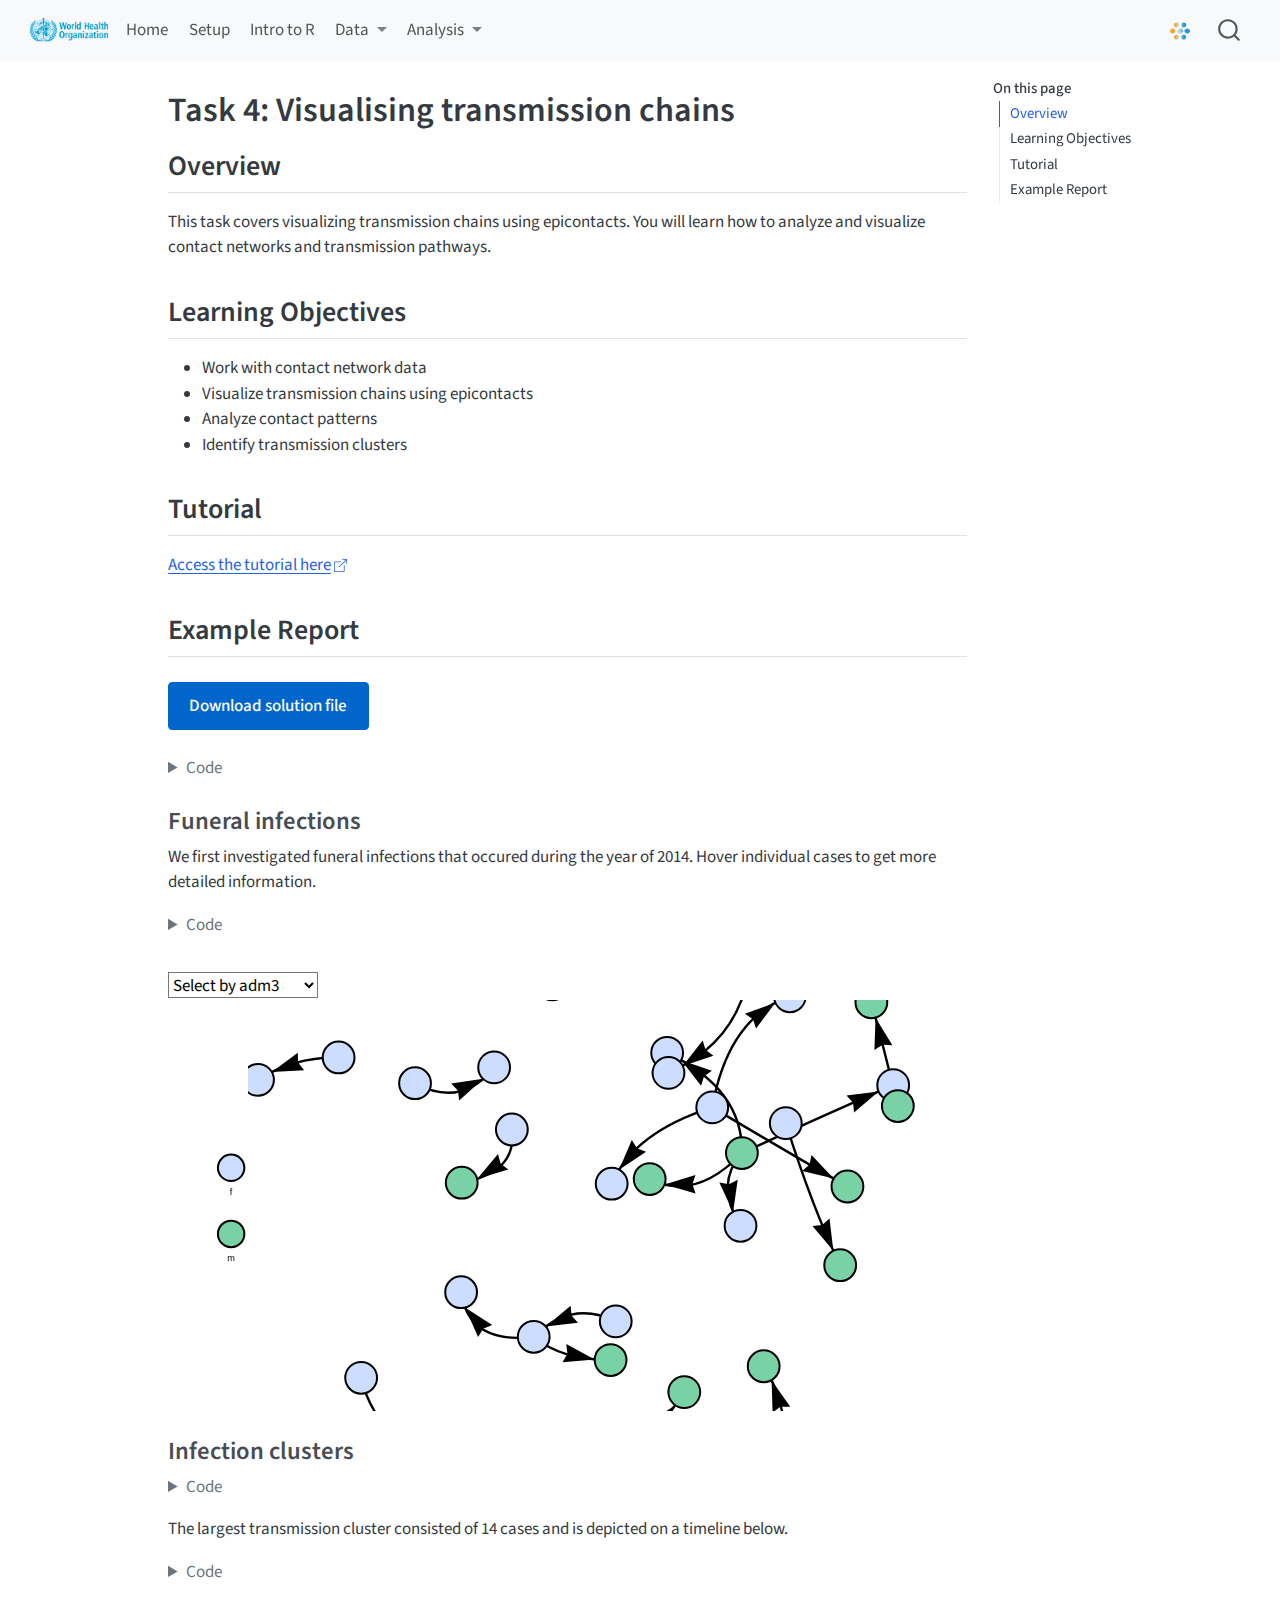
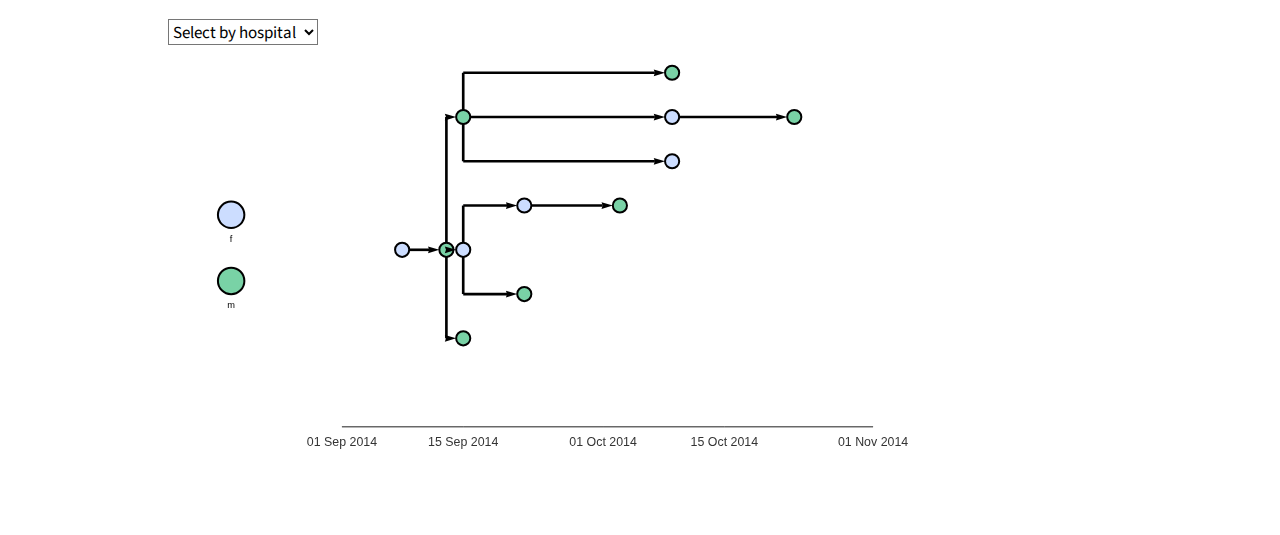
<file: docs/task4.html>
<!DOCTYPE html>
<html xmlns="http://www.w3.org/1999/xhtml" lang="en" xml:lang="en"><head>

<meta charset="utf-8">
<meta name="generator" content="quarto-1.6.39">

<meta name="viewport" content="width=device-width, initial-scale=1.0, user-scalable=yes">


<title>Task 4: Visualising transmission chains</title>
<style>
code{white-space: pre-wrap;}
span.smallcaps{font-variant: small-caps;}
div.columns{display: flex; gap: min(4vw, 1.5em);}
div.column{flex: auto; overflow-x: auto;}
div.hanging-indent{margin-left: 1.5em; text-indent: -1.5em;}
ul.task-list{list-style: none;}
ul.task-list li input[type="checkbox"] {
  width: 0.8em;
  margin: 0 0.8em 0.2em -1em; /* quarto-specific, see https://github.com/quarto-dev/quarto-cli/issues/4556 */ 
  vertical-align: middle;
}
/* CSS for syntax highlighting */
pre > code.sourceCode { white-space: pre; position: relative; }
pre > code.sourceCode > span { line-height: 1.25; }
pre > code.sourceCode > span:empty { height: 1.2em; }
.sourceCode { overflow: visible; }
code.sourceCode > span { color: inherit; text-decoration: inherit; }
div.sourceCode { margin: 1em 0; }
pre.sourceCode { margin: 0; }
@media screen {
div.sourceCode { overflow: auto; }
}
@media print {
pre > code.sourceCode { white-space: pre-wrap; }
pre > code.sourceCode > span { display: inline-block; text-indent: -5em; padding-left: 5em; }
}
pre.numberSource code
  { counter-reset: source-line 0; }
pre.numberSource code > span
  { position: relative; left: -4em; counter-increment: source-line; }
pre.numberSource code > span > a:first-child::before
  { content: counter(source-line);
    position: relative; left: -1em; text-align: right; vertical-align: baseline;
    border: none; display: inline-block;
    -webkit-touch-callout: none; -webkit-user-select: none;
    -khtml-user-select: none; -moz-user-select: none;
    -ms-user-select: none; user-select: none;
    padding: 0 4px; width: 4em;
  }
pre.numberSource { margin-left: 3em;  padding-left: 4px; }
div.sourceCode
  {   }
@media screen {
pre > code.sourceCode > span > a:first-child::before { text-decoration: underline; }
}
</style>


<script src="site_libs/quarto-nav/quarto-nav.js"></script>
<script src="site_libs/quarto-nav/headroom.min.js"></script>
<script src="site_libs/clipboard/clipboard.min.js"></script>
<script src="site_libs/quarto-search/autocomplete.umd.js"></script>
<script src="site_libs/quarto-search/fuse.min.js"></script>
<script src="site_libs/quarto-search/quarto-search.js"></script>
<meta name="quarto:offset" content="./">
<link href=".//img/who_favicon.png" rel="icon" type="image/png">
<script src="site_libs/quarto-html/quarto.js"></script>
<script src="site_libs/quarto-html/popper.min.js"></script>
<script src="site_libs/quarto-html/tippy.umd.min.js"></script>
<script src="site_libs/quarto-html/anchor.min.js"></script>
<link href="site_libs/quarto-html/tippy.css" rel="stylesheet">
<link href="site_libs/quarto-html/quarto-syntax-highlighting-e26003cea8cd680ca0c55a263523d882.css" rel="stylesheet" id="quarto-text-highlighting-styles">
<script src="site_libs/bootstrap/bootstrap.min.js"></script>
<link href="site_libs/bootstrap/bootstrap-icons.css" rel="stylesheet">
<link href="site_libs/bootstrap/bootstrap-ddd961a2510921635943dfbbd19534c4.min.css" rel="stylesheet" append-hash="true" id="quarto-bootstrap" data-mode="light">
<script id="quarto-search-options" type="application/json">{
  "location": "navbar",
  "copy-button": false,
  "collapse-after": 3,
  "panel-placement": "end",
  "type": "overlay",
  "limit": 50,
  "keyboard-shortcut": [
    "f",
    "/",
    "s"
  ],
  "show-item-context": false,
  "language": {
    "search-no-results-text": "No results",
    "search-matching-documents-text": "matching documents",
    "search-copy-link-title": "Copy link to search",
    "search-hide-matches-text": "Hide additional matches",
    "search-more-match-text": "more match in this document",
    "search-more-matches-text": "more matches in this document",
    "search-clear-button-title": "Clear",
    "search-text-placeholder": "",
    "search-detached-cancel-button-title": "Cancel",
    "search-submit-button-title": "Submit",
    "search-label": "Search"
  }
}</script>
<script src="site_libs/htmlwidgets-1.6.4/htmlwidgets.js"></script>

<link href="site_libs/vis-9.1.0/vis-network.min.css" rel="stylesheet">

<script src="site_libs/vis-9.1.0/vis-network.min.js"></script>

<script src="site_libs/visNetwork-binding-2.1.4/visNetwork.js"></script>

<link href="site_libs/font-awesome-4.7.0/css/font-awesome.min.css" rel="stylesheet">



<link rel="stylesheet" href="styles.css">
</head>

<body class="nav-fixed">

<div id="quarto-search-results"></div>
  <header id="quarto-header" class="headroom fixed-top">
    <nav class="navbar navbar-expand-lg " data-bs-theme="dark">
      <div class="navbar-container container-fluid">
      <div class="navbar-brand-container mx-auto">
    <a href="./index.html" class="navbar-brand navbar-brand-logo">
    <img src="./img/who_logo.png" alt="" class="navbar-logo">
    </a>
  </div>
            <div id="quarto-search" class="" title="Search"></div>
          <button class="navbar-toggler" type="button" data-bs-toggle="collapse" data-bs-target="#navbarCollapse" aria-controls="navbarCollapse" role="menu" aria-expanded="false" aria-label="Toggle navigation" onclick="if (window.quartoToggleHeadroom) { window.quartoToggleHeadroom(); }">
  <span class="navbar-toggler-icon"></span>
</button>
          <div class="collapse navbar-collapse" id="navbarCollapse">
            <ul class="navbar-nav navbar-nav-scroll me-auto">
  <li class="nav-item">
    <a class="nav-link" href="./index.html"> 
<span class="menu-text">Home</span></a>
  </li>  
  <li class="nav-item">
    <a class="nav-link" href="./setup.html"> 
<span class="menu-text">Setup</span></a>
  </li>  
  <li class="nav-item">
    <a class="nav-link" href="./intro.html"> 
<span class="menu-text">Intro to R</span></a>
  </li>  
  <li class="nav-item dropdown ">
    <a class="nav-link dropdown-toggle" href="#" id="nav-menu-data" role="link" data-bs-toggle="dropdown" aria-expanded="false">
 <span class="menu-text">Data</span>
    </a>
    <ul class="dropdown-menu" aria-labelledby="nav-menu-data">    
        <li>
    <a class="dropdown-item" href="./data_import.html">
 <span class="dropdown-text">Importing</span></a>
  </li>  
        <li>
    <a class="dropdown-item" href="./data_clean.html">
 <span class="dropdown-text">Cleaning</span></a>
  </li>  
    </ul>
  </li>
  <li class="nav-item dropdown ">
    <a class="nav-link dropdown-toggle" href="#" id="nav-menu-analysis" role="link" data-bs-toggle="dropdown" aria-expanded="false">
 <span class="menu-text">Analysis</span>
    </a>
    <ul class="dropdown-menu" aria-labelledby="nav-menu-analysis">    
        <li>
    <a class="dropdown-item" href="./task1.html">
 <span class="dropdown-text">1. Setting up an automated report</span></a>
  </li>  
        <li>
    <a class="dropdown-item" href="./task2.html">
 <span class="dropdown-text">2. Generating a basic situation report</span></a>
  </li>  
        <li>
    <a class="dropdown-item" href="./task3.html">
 <span class="dropdown-text">3. Generating interactive maps</span></a>
  </li>  
        <li>
    <a class="dropdown-item" href="./task4.html">
 <span class="dropdown-text">4. Visualising transmission chains</span></a>
  </li>  
        <li>
    <a class="dropdown-item" href="./task5.html">
 <span class="dropdown-text">5. Getting epidemiological parameters</span></a>
  </li>  
        <li>
    <a class="dropdown-item" href="./task6.html">
 <span class="dropdown-text">6. Estimating disease severity</span></a>
  </li>  
        <li>
    <a class="dropdown-item" href="./task7.html">
 <span class="dropdown-text">7. Estimating the reproduction number</span></a>
  </li>  
        <li>
    <a class="dropdown-item" href="./task8.html">
 <span class="dropdown-text">8. Nowcasting epidemiological data</span></a>
  </li>  
        <li>
    <a class="dropdown-item" href="./task9.html">
 <span class="dropdown-text">9. Forecasting cases and deaths</span></a>
  </li>  
        <li>
    <a class="dropdown-item" href="./task10.html">
 <span class="dropdown-text">10. Simulating disease transmission</span></a>
  </li>  
    </ul>
  </li>
</ul>
            <ul class="navbar-nav navbar-nav-scroll ms-auto">
  <li class="nav-item">
    <a class="nav-link" href="https://collaboratory.who.int/forum/c/afro-ca-cop/"> 
<span class="menu-text"><img src="./img/collaboratory_logo.png" height="24px" style="vertical-align: middle; margin-right: 0.25em;"></span></a>
  </li>  
</ul>
          </div> <!-- /navcollapse -->
            <div class="quarto-navbar-tools">
</div>
      </div> <!-- /container-fluid -->
    </nav>
</header>
<!-- content -->
<div id="quarto-content" class="quarto-container page-columns page-rows-contents page-layout-article page-navbar">
<!-- sidebar -->
<!-- margin-sidebar -->
    <div id="quarto-margin-sidebar" class="sidebar margin-sidebar">
        <nav id="TOC" role="doc-toc" class="toc-active">
    <h2 id="toc-title">On this page</h2>
   
  <ul>
  <li><a href="#overview" id="toc-overview" class="nav-link active" data-scroll-target="#overview">Overview</a></li>
  <li><a href="#learning-objectives" id="toc-learning-objectives" class="nav-link" data-scroll-target="#learning-objectives">Learning Objectives</a></li>
  <li><a href="#tutorial" id="toc-tutorial" class="nav-link" data-scroll-target="#tutorial">Tutorial</a></li>
  <li><a href="#example-report" id="toc-example-report" class="nav-link" data-scroll-target="#example-report">Example Report</a>
  <ul class="collapse">
  <li><a href="#funeral-infections" id="toc-funeral-infections" class="nav-link" data-scroll-target="#funeral-infections">Funeral infections</a></li>
  <li><a href="#infection-clusters" id="toc-infection-clusters" class="nav-link" data-scroll-target="#infection-clusters">Infection clusters</a></li>
  </ul></li>
  </ul>
</nav>
    </div>
<!-- main -->
<main class="content" id="quarto-document-content">

<header id="title-block-header" class="quarto-title-block default">
<div class="quarto-title">
<h1 class="title">Task 4: Visualising transmission chains</h1>
</div>



<div class="quarto-title-meta">

    
  
    
  </div>
  


</header>


<section id="overview" class="level2">
<h2 class="anchored" data-anchor-id="overview">Overview</h2>
<p>This task covers visualizing transmission chains using epicontacts. You will learn how to analyze and visualize contact networks and transmission pathways.</p>
</section>
<section id="learning-objectives" class="level2">
<h2 class="anchored" data-anchor-id="learning-objectives">Learning Objectives</h2>
<ul>
<li>Work with contact network data</li>
<li>Visualize transmission chains using epicontacts</li>
<li>Analyze contact patterns</li>
<li>Identify transmission clusters</li>
</ul>
</section>
<section id="tutorial" class="level2">
<h2 class="anchored" data-anchor-id="tutorial">Tutorial</h2>
<p><a href="https://www.epirhandbook.com/en/new_pages/transmission_chains.html">Access the tutorial here</a></p>
</section>
<section id="example-report" class="level2">
<h2 class="anchored" data-anchor-id="example-report">Example Report</h2>
<p><a href="data/solutions/task4_solution.qmd" download="" class="btn btn-primary" target="_blank">Download solution file</a></p>
<div class="cell">
<details class="code-fold">
<summary>Code</summary>
<div class="sourceCode cell-code" id="cb1"><pre class="sourceCode r code-with-copy"><code class="sourceCode r"><span id="cb1-1"><a href="#cb1-1" aria-hidden="true" tabindex="-1"></a><span class="co"># INSTALL AND LOAD PACKAGES</span></span>
<span id="cb1-2"><a href="#cb1-2" aria-hidden="true" tabindex="-1"></a></span>
<span id="cb1-3"><a href="#cb1-3" aria-hidden="true" tabindex="-1"></a><span class="co"># install development version of epicontacts</span></span>
<span id="cb1-4"><a href="#cb1-4" aria-hidden="true" tabindex="-1"></a>pacman<span class="sc">::</span><span class="fu">p_install_gh</span>(<span class="st">"reconhub/epicontacts@timeline"</span>)</span>
<span id="cb1-5"><a href="#cb1-5" aria-hidden="true" tabindex="-1"></a></span>
<span id="cb1-6"><a href="#cb1-6" aria-hidden="true" tabindex="-1"></a><span class="co"># Load required packages</span></span>
<span id="cb1-7"><a href="#cb1-7" aria-hidden="true" tabindex="-1"></a>pacman<span class="sc">::</span><span class="fu">p_load</span>(</span>
<span id="cb1-8"><a href="#cb1-8" aria-hidden="true" tabindex="-1"></a>  rio, <span class="co"># File import</span></span>
<span id="cb1-9"><a href="#cb1-9" aria-hidden="true" tabindex="-1"></a>  here, <span class="co"># File locator</span></span>
<span id="cb1-10"><a href="#cb1-10" aria-hidden="true" tabindex="-1"></a>  tidyverse, <span class="co"># Data management + ggplot2 graphics</span></span>
<span id="cb1-11"><a href="#cb1-11" aria-hidden="true" tabindex="-1"></a>  remotes, <span class="co"># Package installation from github</span></span>
<span id="cb1-12"><a href="#cb1-12" aria-hidden="true" tabindex="-1"></a>  epicontacts, <span class="co"># Transmission chain analysis</span></span>
<span id="cb1-13"><a href="#cb1-13" aria-hidden="true" tabindex="-1"></a>  reactable <span class="co"># Interactive tables</span></span>
<span id="cb1-14"><a href="#cb1-14" aria-hidden="true" tabindex="-1"></a>)</span>
<span id="cb1-15"><a href="#cb1-15" aria-hidden="true" tabindex="-1"></a></span>
<span id="cb1-16"><a href="#cb1-16" aria-hidden="true" tabindex="-1"></a></span>
<span id="cb1-17"><a href="#cb1-17" aria-hidden="true" tabindex="-1"></a><span class="co"># LOAD DATA</span></span>
<span id="cb1-18"><a href="#cb1-18" aria-hidden="true" tabindex="-1"></a><span class="co"># Import the cleaned linelist data</span></span>
<span id="cb1-19"><a href="#cb1-19" aria-hidden="true" tabindex="-1"></a>linelist <span class="ot">&lt;-</span> <span class="fu">readRDS</span>(<span class="st">"data/linelist.rds"</span>)</span>
<span id="cb1-20"><a href="#cb1-20" aria-hidden="true" tabindex="-1"></a></span>
<span id="cb1-21"><a href="#cb1-21" aria-hidden="true" tabindex="-1"></a></span>
<span id="cb1-22"><a href="#cb1-22" aria-hidden="true" tabindex="-1"></a><span class="co"># SETTING UP EPICONTACTS</span></span>
<span id="cb1-23"><a href="#cb1-23" aria-hidden="true" tabindex="-1"></a></span>
<span id="cb1-24"><a href="#cb1-24" aria-hidden="true" tabindex="-1"></a><span class="do">## generate contacts</span></span>
<span id="cb1-25"><a href="#cb1-25" aria-hidden="true" tabindex="-1"></a>contacts <span class="ot">&lt;-</span> linelist <span class="sc">|&gt;</span></span>
<span id="cb1-26"><a href="#cb1-26" aria-hidden="true" tabindex="-1"></a>  <span class="fu">transmute</span>(</span>
<span id="cb1-27"><a href="#cb1-27" aria-hidden="true" tabindex="-1"></a>    <span class="at">infector =</span> infector,</span>
<span id="cb1-28"><a href="#cb1-28" aria-hidden="true" tabindex="-1"></a>    <span class="at">case_id =</span> case_id,</span>
<span id="cb1-29"><a href="#cb1-29" aria-hidden="true" tabindex="-1"></a>    <span class="at">source =</span> source</span>
<span id="cb1-30"><a href="#cb1-30" aria-hidden="true" tabindex="-1"></a>  ) <span class="sc">|&gt;</span></span>
<span id="cb1-31"><a href="#cb1-31" aria-hidden="true" tabindex="-1"></a>  <span class="fu">drop_na</span>(infector)</span>
<span id="cb1-32"><a href="#cb1-32" aria-hidden="true" tabindex="-1"></a></span>
<span id="cb1-33"><a href="#cb1-33" aria-hidden="true" tabindex="-1"></a><span class="co"># generate epicontacts object</span></span>
<span id="cb1-34"><a href="#cb1-34" aria-hidden="true" tabindex="-1"></a>epic <span class="ot">&lt;-</span> <span class="fu">make_epicontacts</span>(</span>
<span id="cb1-35"><a href="#cb1-35" aria-hidden="true" tabindex="-1"></a>  <span class="at">linelist =</span> linelist,</span>
<span id="cb1-36"><a href="#cb1-36" aria-hidden="true" tabindex="-1"></a>  <span class="at">contacts =</span> contacts,</span>
<span id="cb1-37"><a href="#cb1-37" aria-hidden="true" tabindex="-1"></a>  <span class="at">id =</span> <span class="st">"case_id"</span>,</span>
<span id="cb1-38"><a href="#cb1-38" aria-hidden="true" tabindex="-1"></a>  <span class="at">from =</span> <span class="st">"infector"</span>,</span>
<span id="cb1-39"><a href="#cb1-39" aria-hidden="true" tabindex="-1"></a>  <span class="at">to =</span> <span class="st">"case_id"</span>,</span>
<span id="cb1-40"><a href="#cb1-40" aria-hidden="true" tabindex="-1"></a>  <span class="at">directed =</span> <span class="cn">TRUE</span></span>
<span id="cb1-41"><a href="#cb1-41" aria-hidden="true" tabindex="-1"></a>)</span></code><button title="Copy to Clipboard" class="code-copy-button"><i class="bi"></i></button></pre></div>
</details>
</div>
<section id="funeral-infections" class="level3">
<h3 class="anchored" data-anchor-id="funeral-infections">Funeral infections</h3>
<p>We first investigated funeral infections that occured during the year of 2014. Hover individual cases to get more detailed information.</p>
<div class="cell">
<details class="code-fold">
<summary>Code</summary>
<div class="sourceCode cell-code" id="cb2"><pre class="sourceCode r code-with-copy"><code class="sourceCode r"><span id="cb2-1"><a href="#cb2-1" aria-hidden="true" tabindex="-1"></a><span class="co"># filter by nosocomial infection between april and july</span></span>
<span id="cb2-2"><a href="#cb2-2" aria-hidden="true" tabindex="-1"></a>funeral <span class="ot">&lt;-</span> <span class="fu">subset</span>(</span>
<span id="cb2-3"><a href="#cb2-3" aria-hidden="true" tabindex="-1"></a>  epic,</span>
<span id="cb2-4"><a href="#cb2-4" aria-hidden="true" tabindex="-1"></a>  <span class="at">node_attribute =</span> <span class="fu">list</span>(</span>
<span id="cb2-5"><a href="#cb2-5" aria-hidden="true" tabindex="-1"></a>    <span class="at">date_infection =</span> <span class="fu">as.Date</span>(<span class="fu">c</span>(<span class="st">"2014-01-01"</span>, <span class="st">"2014-12-31"</span>))</span>
<span id="cb2-6"><a href="#cb2-6" aria-hidden="true" tabindex="-1"></a>  ),</span>
<span id="cb2-7"><a href="#cb2-7" aria-hidden="true" tabindex="-1"></a>  <span class="at">edge_attribute =</span> <span class="fu">list</span>(<span class="at">source =</span> <span class="st">"funeral"</span>)</span>
<span id="cb2-8"><a href="#cb2-8" aria-hidden="true" tabindex="-1"></a>) <span class="sc">|&gt;</span></span>
<span id="cb2-9"><a href="#cb2-9" aria-hidden="true" tabindex="-1"></a>  <span class="fu">thin</span>(<span class="at">what =</span> <span class="st">"contacts"</span>) <span class="sc">|&gt;</span></span>
<span id="cb2-10"><a href="#cb2-10" aria-hidden="true" tabindex="-1"></a>  <span class="fu">thin</span>(<span class="at">what =</span> <span class="st">"linelist"</span>)</span>
<span id="cb2-11"><a href="#cb2-11" aria-hidden="true" tabindex="-1"></a></span>
<span id="cb2-12"><a href="#cb2-12" aria-hidden="true" tabindex="-1"></a><span class="co"># plot and set the selector to hospital</span></span>
<span id="cb2-13"><a href="#cb2-13" aria-hidden="true" tabindex="-1"></a><span class="fu">plot</span>(</span>
<span id="cb2-14"><a href="#cb2-14" aria-hidden="true" tabindex="-1"></a>  funeral,</span>
<span id="cb2-15"><a href="#cb2-15" aria-hidden="true" tabindex="-1"></a>  <span class="at">label =</span> <span class="cn">FALSE</span>,</span>
<span id="cb2-16"><a href="#cb2-16" aria-hidden="true" tabindex="-1"></a>  <span class="at">node_color =</span> <span class="st">"gender"</span>,</span>
<span id="cb2-17"><a href="#cb2-17" aria-hidden="true" tabindex="-1"></a>  <span class="at">selector =</span> <span class="st">"adm3"</span>,</span>
<span id="cb2-18"><a href="#cb2-18" aria-hidden="true" tabindex="-1"></a>  <span class="at">height =</span> <span class="dv">400</span>,</span>
<span id="cb2-19"><a href="#cb2-19" aria-hidden="true" tabindex="-1"></a>  <span class="at">width =</span> <span class="dv">600</span></span>
<span id="cb2-20"><a href="#cb2-20" aria-hidden="true" tabindex="-1"></a>)</span></code><button title="Copy to Clipboard" class="code-copy-button"><i class="bi"></i></button></pre></div>
</details>
<div class="cell-output-display">
<div id="htmlwidget-420ee3392e3b537744e9" style="width:100%;height:433px;" class="visNetwork html-widget"></div>
<script type="application/json" data-for="htmlwidget-420ee3392e3b537744e9">{"x":{"nodes":{"id":["b2f5d7","92daa4","70e542","712001","e8a7e7","deed70","38fc71","01fa91","3e1e8d","842e45","e08df9","331030","65ed43","722b68","cf357f","ca2688","94b6ac","0aa2e0","12aa43","de3b80","ec63d1","5a25ce","4102f2","4e7da8","ac416a","9e6e85","72c803","656249","acac6f","4cf5da","e1ec99","17e418","50fb75","efaaed","5dc8fd","e8bbf8","f6cf40","777761","93be1b","771728","c80572","65d865","14f503","35b23e","e6b106","8fde72","c228f0","1d5f62","ffb17e","ee7060","984d37","e898d4","e27c3c","7a080f","d74a9e","e07f84","d71709","da5dc9","597a72","ed2c8b","64a71f","24195f","334b0d","f1015d","f0ef4f","1631ed","755e43","26d2a7","7253cd","eb8b71","617373","e466cc","cf870f","0b9f56","b680a2","00fe56","31d199","6c1a37"],"adm1":["Western","Western","Western","Western","Western","Western","Western","Western","Western","Western","Western","Western","Western","Western","Western","Western","Western","Western","Western","Western","Western","Western","Western","Western","Western","Western","Western","Western","Western","Western","Western","Western","Western","Western","Western","Western","Western","Western","Western","Western","Western","Western","Western","Western","Western","Western","Western","Western","Western","Western","Western","Western","Western","Western","Western","Western","Western","Western","Western","Western","Western","Western","Western","Western","Western","Western","Western","Western","Western","Western","Western","Western","Western","Western","Western","Western","Western","Western"],"adm2":["Western Area Urban","Western Area Rural","Western Area Urban","Western Area Rural","Western Area Rural","Western Area Urban","Western Area Rural","Western Area Rural","Western Area Urban","Western Area Rural","Western Area Urban","Western Area Rural","Western Area Urban","Western Area Urban","Western Area Urban","Western Area Rural","Western Area Rural","Western Area Rural","Western Area Rural","Western Area Urban","Western Area Urban","Western Area Rural","Western Area Rural","Western Area Rural","Western Area Urban","Western Area Urban","Western Area Urban","Western Area Urban","Western Area Urban","Western Area Urban","Western Area Urban","Western Area Urban","Western Area Rural","Western Area Urban","Western Area Rural","Western Area Urban","Western Area Urban","Western Area Rural","Western Area Urban","Western Area Urban","Western Area Urban","Western Area Urban","Western Area Urban","Western Area Urban","Western Area Rural","Western Area Urban","Western Area Urban","Western Area Urban","Western Area Rural","Western Area Urban","Western Area Urban","Western Area Urban","Western Area Urban","Western Area Urban","Western Area Urban","Western Area Urban","Western Area Urban","Western Area Urban","Western Area Urban","Western Area Urban","Western Area Urban","Western Area Rural","Western Area Rural","Western Area Urban","Western Area Rural","Western Area Urban","Western Area Urban","Western Area Urban","Western Area Urban","Western Area Urban","Western Area Urban","Western Area Urban","Western Area Urban","Western Area Rural","Western Area Urban","Western Area Urban","Western Area Urban","Western Area Urban"],"adm3":["East II","Mountain Rural","East II","Mountain Rural","Mountain Rural","West III","Mountain Rural","Mountain Rural","West III","Mountain Rural","West III","Mountain Rural","West I","West III","West III","Mountain Rural","Mountain Rural","Mountain Rural","Mountain Rural","West II","West III","Mountain Rural","Mountain Rural","Mountain Rural","West III","West III","West II","West II","East I","Central I","East II","Central I","Mountain Rural","East I","Mountain Rural","Central I","West II","Mountain Rural","West II","East I","West II","West I","East II","Central II","Mountain Rural","East II","East II","West II","Mountain Rural","East II","East I","East II","West III","West III","East II","Central I","Central I","Central I","West II","West III","West III","Mountain Rural","Mountain Rural","East II","Mountain Rural","East II","East II","East I","West III","East III","East I","West II","West II","Mountain Rural","East I","Central I","East II","West III"],"generation":[15,13,14,15,13,16,14,16,18,15,17,15,15,13,15,15,13,18,15,19,17,16,16,17,19,20,15,17,14,12,16,17,12,17,13,21,14,15,22,13,17,18,18,14,16,16,19,14,11,15,19,19,16,14,12,16,15,17,15,19,21,16,18,14,19,22,16,23,20,20,16,13,14,20,18,16,15,16],"date_infection":["2014-09-10","2014-09-10","2014-09-13","2014-09-17","2014-09-22","2014-09-28","2014-10-02","2014-09-30","2014-09-22","2014-10-09","2014-10-04","2014-09-19","2014-10-09","2014-10-15","2014-10-09","2014-10-09","2014-10-04","2014-10-11","2014-10-29","2014-10-28","2014-10-31","2014-11-06","2014-11-19","2014-11-30","2014-12-04","2014-12-23","2014-10-11","2014-09-15","2014-09-17","2014-09-15","2014-09-24","2014-09-27","2014-09-19","2014-09-26","2014-10-04","2014-10-05","2014-10-07","2014-10-08","2014-10-13","2014-10-16","2014-10-05","2014-10-23","2014-10-02","2014-10-22","2014-10-24","2014-10-21","2014-10-28","2014-10-22","2014-10-17","2014-10-31","2014-10-26","2014-10-28","2014-11-05","2014-10-22","2014-11-02","2014-11-05","2014-11-04","2014-10-29","2014-10-13","2014-11-20","2014-10-24","2014-11-12","2014-11-18","2014-11-09","2014-12-17","2014-12-29","2014-12-28","2014-12-31","2014-12-23","2014-12-30","2014-09-15","2014-09-22","2014-10-02","2014-10-14","2014-11-14","2014-10-21","2014-12-20","2014-12-29"],"date_onset":["2014-09-13","2014-09-15","2014-09-19",null,null,"2014-10-04","2014-10-06","2014-10-06",null,"2014-10-14","2014-10-14","2014-10-17","2014-10-18","2014-10-19","2014-10-20","2014-10-20","2014-10-23","2014-10-23","2014-11-04","2014-11-08","2014-11-13","2014-11-14","2014-12-04","2014-12-12","2014-12-22","2014-12-29","2014-11-02","2014-09-20","2014-09-20","2014-09-21","2014-09-25","2014-09-30","2014-10-03","2014-10-03","2014-10-08","2014-10-11","2014-10-12","2014-10-13","2014-10-18","2014-10-21","2014-10-24","2014-10-26","2014-10-28","2014-10-28","2014-10-29","2014-10-30","2014-10-31",null,"2014-11-02","2014-11-04","2014-11-05","2014-11-06","2014-11-08","2014-11-10","2014-11-12","2014-11-14","2014-11-16","2014-11-16","2014-11-19","2014-11-25","2014-11-27","2014-11-28","2014-12-02","2014-12-19","2014-12-29","2014-12-30","2014-12-31","2015-01-03","2015-01-13","2015-01-20","2014-09-22","2014-09-27","2014-10-06","2014-10-19","2014-11-17","2014-11-17","2014-12-23","2015-01-03"],"date_hospitalisation":["2014-09-14","2014-09-17","2014-09-19","2014-09-29","2014-10-02","2014-10-04","2014-10-08","2014-10-07","2014-10-10","2014-10-16","2014-10-15","2014-10-17","2014-10-19","2014-10-21","2014-10-21","2014-10-20","2014-10-24","2014-10-25","2014-11-05","2014-11-10","2014-11-14","2014-11-16","2014-12-05","2014-12-13","2014-12-23","2014-12-30","2014-11-05","2014-09-22","2014-09-21","2014-09-22","2014-09-25","2014-10-01","2014-10-04","2014-10-04","2014-10-10","2014-10-13","2014-10-13","2014-10-14","2014-10-19","2014-10-22","2014-10-24","2014-10-28","2014-10-29","2014-10-28","2014-10-31","2014-10-31","2014-11-01","2014-11-01","2014-11-02","2014-11-05","2014-11-05","2014-11-07","2014-11-08","2014-11-10","2014-11-12","2014-11-14","2014-11-18","2014-11-17","2014-11-21","2014-11-25","2014-11-27","2014-11-30","2014-12-03","2014-12-20","2014-12-30","2014-12-30","2014-12-31","2015-01-04","2015-01-15","2015-01-22","2014-09-29","2014-10-04","2014-10-10","2014-10-24","2014-11-20","2014-11-20","2014-12-28","2015-01-06"],"date_outcome":["2014-09-23",null,"2014-09-20","2014-10-06","2014-10-29","2014-10-07","2014-10-16","2014-10-12","2014-10-16","2014-10-20","2014-10-29",null,"2014-10-21",null,null,"2014-10-26","2014-11-07","2014-10-27","2014-11-07","2014-11-13","2014-11-17","2014-11-24",null,"2014-12-07","2014-12-25","2015-01-01","2014-11-28","2014-09-23",null,"2014-09-24","2014-09-28","2014-10-05",null,"2014-10-14",null,"2014-10-15","2014-10-16","2014-11-13","2014-10-23","2014-10-27","2014-10-19","2014-10-28","2014-11-02","2014-11-03","2014-11-01","2014-11-24","2014-11-06","2014-11-03","2014-11-09","2014-11-09","2014-11-25","2014-11-18","2014-11-26","2014-12-03","2014-11-17","2014-11-04","2014-11-20","2014-11-19","2014-12-03","2014-12-07","2014-12-19","2014-12-01","2014-12-08","2014-12-22","2015-01-05",null,"2015-01-02","2015-01-27",null,"2015-02-03","2014-10-12","2014-10-05",null,null,null,null,"2014-12-16","2015-01-12"],"outcome":["Death","Death","Death","Death",null,null,"Death",null,null,"Death","Recover",null,null,null,"Death",null,"Recover","Death","Death","Death","Recover",null,"Death","Recover","Death","Death",null,null,"Recover","Death",null,"Death","Death","Death","Death","Death","Death",null,"Death","Death","Recover","Death","Death","Death",null,null,"Death","Death",null,"Death","Recover","Recover","Recover","Recover","Death","Death","Death",null,"Death","Death",null,"Death","Death","Death","Death","Death","Death","Recover","Death",null,"Recover",null,"Death",null,"Death","Death","Death","Death"],"gender":["f","f","f","f","m","f","m","f","m","m","m","m","f","m","m","f","m","m","m","f","m","m","m","m","f",null,"m","m","f","f","m","f","m","f","m","f","m","f","f","f","m","f","m","f","f","f","m","f","m","f","f","f","f","f","m",null,"m",null,"f","f","m","m","f","f","m","f","m","m","f","f","f","f","m","f","m","m","f","f"],"age":[45,10,10,20,1,9,19,24,33,4,9,4,10,2,11,0,38,24,46,16,12,22,18,29,13,null,12,15,9,6,39,20,5,7,16,41,0,20,9,7,32,12,28,22,33,20,1,9,24,27,15,21,22,7,18,10,6,null,1,3,14,22,6,5,14,4,3,2,24,6,3,1,45,21,1,15,8,13],"age_unit":["years","years","years","years","years","years","years","years","years","years","years","years","years","years","years","years","years","years","years","years","years","years","years","years","years","years","years","years","years","years","years","years","years","years","years","years","years","years","years","years","years","years","years","years","years","years","years","years","years","years","years","years","years","years","years","years","years","years","years","years","years","years","years","years","years","years","years","years","years","years","years","years","years","years","years","years","years","years"],"age_years":[45,10,10,20,1,9,19,24,33,4,9,4,10,2,11,0,38,24,46,16,12,22,18,29,13,null,12,15,9,6,39,20,5,7,16,41,0,20,9,7,32,12,28,22,33,20,1,9,24,27,15,21,22,7,18,10,6,null,1,3,14,22,6,5,14,4,3,2,24,6,3,1,45,21,1,15,8,13],"age_cat":["30-49","10-14","10-14","20-29","0-4","5-9","15-19","20-29","30-49","0-4","5-9","0-4","10-14","0-4","10-14","0-4","30-49","20-29","30-49","15-19","10-14","20-29","15-19","20-29","10-14",null,"10-14","15-19","5-9","5-9","30-49","20-29","5-9","5-9","15-19","30-49","0-4","20-29","5-9","5-9","30-49","10-14","20-29","20-29","30-49","20-29","0-4","5-9","20-29","20-29","15-19","20-29","20-29","5-9","15-19","10-14","5-9",null,"0-4","0-4","10-14","20-29","5-9","5-9","10-14","0-4","0-4","0-4","20-29","5-9","0-4","0-4","30-49","20-29","0-4","15-19","5-9","10-14"],"age_cat5":["45-49","10-14","10-14","20-24","0-4","5-9","15-19","20-24","30-34","0-4","5-9","0-4","10-14","0-4","10-14","0-4","35-39","20-24","45-49","15-19","10-14","20-24","15-19","25-29","10-14",null,"10-14","15-19","5-9","5-9","35-39","20-24","5-9","5-9","15-19","40-44","0-4","20-24","5-9","5-9","30-34","10-14","25-29","20-24","30-34","20-24","0-4","5-9","20-24","25-29","15-19","20-24","20-24","5-9","15-19","10-14","5-9",null,"0-4","0-4","10-14","20-24","5-9","5-9","10-14","0-4","0-4","0-4","20-24","5-9","0-4","0-4","45-49","20-24","0-4","15-19","5-9","10-14"],"hospital":["Missing","St. Mark's Maternity Hospital (SMMH)","Port Hospital","Military Hospital","Missing","Military Hospital","Port Hospital","Port Hospital","Port Hospital","Missing","St. Mark's Maternity Hospital (SMMH)","St. Mark's Maternity Hospital (SMMH)","Missing","Other","Military Hospital","Missing","Military Hospital","Central Hospital","Central Hospital","Missing","Port Hospital","Port Hospital","Central Hospital","Other","St. Mark's Maternity Hospital (SMMH)","Missing","Central Hospital","Other","Port Hospital","Port Hospital","Port Hospital","Port Hospital","Missing","Central Hospital","Port Hospital","Central Hospital","Port Hospital","Central Hospital","Missing","Port Hospital","Missing","Other","Missing","Military Hospital","Missing","Other","Port Hospital","Missing","Port Hospital","Other","Military Hospital","Military Hospital","Other","Port Hospital","Other","Port Hospital","Missing","Missing","Port Hospital","Military Hospital","Port Hospital","Port Hospital","Other","Other","Port Hospital","Missing","St. Mark's Maternity Hospital (SMMH)","Missing","Military Hospital","Missing","Missing","Missing","Military Hospital","Other","Missing","Missing","Military Hospital","Other"],"lon":[-13.209952028128,-13.2195343971377,-13.2179550523071,-13.2208852551866,-13.2145480478366,-13.2596089428532,-13.2115081985689,-13.2154419267398,-13.2650108558968,-13.2129611906147,-13.2543102736713,-13.2102269896215,-13.2487004719628,-13.2654180120291,-13.2639464759352,-13.2130661031164,-13.2104244691198,-13.2395808479063,-13.215807278714,-13.236767637558,-13.2614535029315,-13.2142511764717,-13.2212787937431,-13.2431942035254,-13.2681865361752,-13.262084746575,-13.2363204128312,-13.2460615604378,-13.217555373082,-13.2301351305019,-13.210095200306,-13.2254366057274,-13.2086396995448,-13.2172555288065,-13.2206074351465,-13.2232416940251,-13.2585910790013,-13.2199732572074,-13.2320019710068,-13.2151325607318,-13.2370104311329,-13.2491895190404,-13.21778703674,-13.2379036015473,-13.2198359091357,-13.2179507593988,-13.216414395182,-13.2320520509788,-13.2280490577946,-13.2242262156941,-13.2165934896256,-13.2249896415983,-13.2676018378889,-13.2658931523403,-13.2125109956954,-13.2288610557011,-13.2298037776744,-13.2311154309004,-13.2357340955592,-13.2624501312026,-13.2630591491252,-13.243599747081,-13.2192171122714,-13.2184696398983,-13.2105972600989,-13.2248129710816,-13.2211135098319,-13.2151114398769,-13.2667529960298,-13.2091481034876,-13.2170029418321,-13.246759200077,-13.2322024701664,-13.2103062293854,-13.2172509749798,-13.2307533295591,-13.2238697465751,-13.2620780386001],"lat":[8.47582050511688,8.448084813718941,8.481168856600499,8.464666495774759,8.471473135647679,8.456193587304289,8.46287122206253,8.45431322475223,8.479819367436511,8.455535999263819,8.45754241159473,8.46465908737747,8.476301383446851,8.459446852670251,8.48020269557569,8.4656456463896,8.453379531204209,8.45410568899791,8.44958497229501,8.475543023661951,8.465745611621699,8.46653270020601,8.463613680278501,8.451874549744231,8.46117944196048,8.454112109053771,8.46770445749168,8.46900555017867,8.48729587113074,8.480358025665369,8.479539042962481,8.472747817952779,8.455735386805619,8.48753466539957,8.46539392889162,8.47102671826398,8.482146683927409,8.47597183403629,8.469202549075851,8.487080610365179,8.469832192430641,8.483098368371049,8.483507599659809,8.489253698167721,8.45098203139495,8.484409337420139,8.483079861961979,8.47067370418573,8.449599347958911,8.485914468149531,8.485176206070131,8.48479674768018,8.460212777937461,8.465543016810621,8.482723023483601,8.48301419328363,8.476744670185109,8.48211357822162,8.469407694031929,8.465762922304959,8.48416017512873,8.45707952409138,8.479070174204979,8.47929994062358,8.449168392414879,8.4858956926392,8.484913254111831,8.487789454862581,8.46153757552988,8.474939774024771,8.485838969864639,8.46445843767177,8.460319698214599,8.4543511373216,8.485172520550201,8.47736002846924,8.48464140581312,8.46245080790256],"infector":["33b383","fcfe76","a44cfe","5bc984","4cf5da","c45a92","3a4372","712001","656249","38fc71","deed70","70e542","38fc71","bb2648","828d1d","38fc71","50fb75","8f7522","bd8dc0","65d865","e6b106","12aa43","d71709","24195f","116fe3","ac416a","cf870f","1a1418","92daa4","af46a6","125c66","4d9850","625d9d","e1ec99","50fb75","479e97","52df3e","38fc71","e8bbf8","aed10b","deed70","b54b56","17e418","771728","e495a0","cf357f","65d865","722b68","6cccc6","01d4b5","0aa2e0","65d865","12aa43","722b68","ffb17e","ee7060","6f3609","6f8a3e","f6cf40","b680a2","0b9f56","328bee","da5dc9","db2f5c","fa2e97","43979e","31d199","1631ed","ac416a","f0ef4f","b2f5d7","4cf5da","10e6e7","731a9a","30706a","cf357f","f1015d","31d199"],"source":["other","funeral","funeral","other","funeral","other","other","funeral","funeral","funeral","funeral","funeral","funeral","other","other","funeral","funeral","other","other","funeral","funeral","funeral","funeral","funeral","funeral","funeral","funeral","other","funeral","other","other","other","other","funeral","funeral","funeral","other","funeral","funeral","other","funeral","other","funeral","funeral","funeral","funeral","funeral","funeral","other","other","funeral","funeral","funeral","funeral","funeral","funeral","other","other","funeral","funeral","funeral","other","funeral","other","other","other","funeral","funeral","funeral","funeral","funeral","funeral","other","other","other","funeral","funeral","funeral"],"wt_kg":[89,59,44,46,20,42,67,61,76,57,47,43,44,39,49,-3,71,65,83,56,51,69,65,70,53,78,57,65,30,23,72,61,52,38,65,74,12,55,40,32,74,47,67,48,68,56,16,44,55,60,61,56,62,31,59,37,44,94,7,36,69,70,25,42,72,56,30,28,59,33,32,25,84,62,16,57,42,61],"ht_cm":[238,100,135,127,56,84,135,134,184,94,134,79,104,63,143,31,193,183,204,100,150,128,132,152,140,154,136,178,100,70,200,159,96,85,161,226,22,168,122,93,178,111,170,127,177,150,45,124,159,181,132,151,142,102,153,121,82,216,31,69,142,159,97,69,128,86,75,64,141,94,44,37,215,150,43,140,77,139],"ct_blood":[22,22,23,21,22,21,23,21,23,21,23,24,20,23,23,22,22,22,23,22,24,20,22,22,22,21,20,24,20,22,24,22,23,23,23,22,25,21,24,20,22,23,23,23,23,22,22,22,22,21,22,23,22,23,22,22,22,21,23,24,22,23,23,22,20,22,23,20,20,23,18,19,19,17,18,20,19,20],"fever":["no","no","no",null,"no",null,"no","no",null,"no",null,null,"no","no","no","no","no","no","no","no",null,"no","no","no",null,"no","no","yes","yes","yes","yes","yes","yes","yes","yes","yes","yes","yes","yes","yes","yes","yes","yes","yes","yes","yes","yes","yes","yes","yes","yes","yes","yes","yes","yes","yes","yes","yes","yes","yes","yes","yes","yes","yes","yes","yes","yes","yes","yes","yes","yes","yes","yes","yes","yes","yes","yes","yes"],"chills":["no","no","yes",null,"no",null,"no","no",null,"no",null,null,"no","no","no","no","no","yes","yes","no",null,"no","no","no",null,"no","no","yes","no","no","no","no","yes","no","no","no","no","no","no","no","no","no","no","no","no","no","no","no","no","yes","no","yes","no","no","no","no","no","no","no","no","no","no","no","yes","no","no","no","no","yes","no","no","no","yes","no","no","no","yes","yes"],"cough":["yes","yes","no",null,"yes",null,"yes","yes",null,"yes",null,null,"yes","no","yes","no","yes","yes","yes","yes",null,"yes","yes","no",null,"yes","yes","yes","yes","yes","yes","yes","yes","yes","yes","yes","yes","yes","yes","yes","yes","yes","yes","yes","yes","yes","yes","yes","yes","yes","yes","yes","yes","yes","yes","yes","yes","yes","no","yes","yes","no","yes","yes","no","yes","no","yes","yes","yes","yes","yes","yes","yes","yes","yes","yes","yes"],"aches":["no","no","no",null,"no",null,"no","no",null,"no",null,null,"no","yes","no","no","no","no","no","no",null,"no","yes","no",null,"no","no","no","no","yes","no","no","no","no","no","no","no","no","no","no","yes","no","no","no","no","no","no","no","no","no","no","no","no","no","no","no","no","yes","no","no","no","no","no","no","no","no","no","no","no","no","no","no","no","no","no","no","no","yes"],"vomit":["no","yes","no",null,"yes",null,"no","no",null,"no",null,null,"no","no","yes","no","no","no","yes","yes",null,"yes","yes","yes",null,"yes","yes","no","no","no","no","no","no","yes","no","yes","no","no","no","yes","no","yes","yes","no","no","yes","no","yes","no","yes","no","yes","yes","yes","yes","yes","yes","yes","no","no","yes","yes","yes","no","no","no","yes","no","no","yes","yes","no","yes","yes","no","no","yes","no"],"temp":[37.3,37.1,37.1,37.1,36.6,37.7,36.3,36.7,36.9,37.2,36.9,37.5,37.8,36.8,36.8,37.1,37.1,36.9,37,37.2,36.4,37,37.4,36.7,37.6,36.6,37.2,39.2,38.4,39.4,38.9,38.4,38.5,38.3,39.5,39.1,38.8,39.3,38.5,39.1,38.8,38.8,38.6,39.3,38.5,40,39,38.6,39.5,38.7,39.6,39.1,39.1,38.7,38.9,38.8,39.4,38.8,38.8,38.9,39.4,38.9,38.7,39.3,38.3,38.4,38.8,39.2,40,39.1,39.4,39.5,39.1,40.8,38.1,38.9,39,39.2],"time_admission":["15:18","20:05","06:20","11:08","10:22","12:53","10:28","15:48","08:52",null,"15:48","18:42","11:22","14:59","07:34","17:39",null,"07:52","19:49","09:13",null,"11:32","14:29","19:30","16:46","13:36","19:51","13:51","15:48","07:60","12:06","11:37",null,"18:39","09:52","15:30","16:26","17:24","16:44",null,"09:23","14:39","13:46","13:52",null,"06:12",null,"12:18","16:59","15:20","12:55","10:22","15:09","14:09",null,"21:53","17:45","17:24","12:24",null,"10:50","13:35","13:26","08:10","16:07","16:42","03:36","08:17","11:26","12:19","09:17","17:47","11:14","09:38","09:16","16:39","16:32","18:32"],"bmi":[15.71216721982911,59,24.14266117969821,28.52005704011408,63.77551020408163,59.52380952380953,36.76268861454046,33.97193138783693,22.44801512287334,64.50882752376641,26.17509467587436,68.89921486941195,40.68047337278106,98.2615268329554,23.96205193407991,-31.21748178980229,19.06091438696341,19.40935829675416,19.9442522106882,56,22.66666666666667,42.1142578125,37.30486685032139,30.29778393351801,27.04081632653062,32.88918873334458,30.8174740484429,20.51508647897992,30,46.93877551020409,18,24.12879237371939,56.42361111111111,52.59515570934256,25.07619304810771,14.48821364241523,247.9338842975207,19.48696145124717,26.87449610319807,36.99849693606197,23.35563691453099,38.14625436247057,23.18339100346021,29.76005952011904,21.7051294327939,24.88888888888889,79.01234567901234,28.61602497398543,21.75546853368142,18.31445926559018,35.00918273645546,24.56032630147801,30.7478674866098,29.79623221837755,25.20398137468495,25.27149784850762,65.43723973825105,20.1474622770919,72.84079084287201,75.61436672967865,34.21940091251736,27.68877813377635,26.57030502710171,88.2167611846251,43.9453125,75.71660356949704,53.33333333333334,68.359375,29.67657562496857,37.34721593481213,165.2892561983471,182.6150474799124,18.17198485667929,27.55555555555556,86.53326122228232,29.08163265306123,70.83825265643448,31.57186481031003],"days_onset_hosp":[1,2,0,null,null,0,2,1,null,2,1,0,1,2,1,0,1,2,1,2,1,2,1,1,1,1,3,2,1,1,0,1,1,1,2,2,1,1,1,1,0,2,1,0,2,1,1,null,0,1,0,1,0,0,0,0,2,1,2,0,0,2,1,1,1,0,0,1,2,2,7,7,4,5,3,3,5,3],"label":["","","","","","","","","","","","","","","","","","","","","","","","","","","","","","","","","","","","","","","","","","","","","","","","","","","","","","","","","","","","","","","","","","","","","","","","","","","","","",""],"title":["<p> id: b2f5d7<br>adm1: Western<br>adm2: Western Area Urban<br>adm3: East II<br>generation: 15<br>date_infection: 2014-09-10<br>date_onset: 2014-09-13<br>date_hospitalisation: 2014-09-14<br>date_outcome: 2014-09-23<br>outcome: Death<br>gender: f<br>age: 45<br>age_unit: years<br>age_years: 45<br>age_cat: 30-49<br>age_cat5: 45-49<br>hospital: Missing<br>lon: -13.209952028128<br>lat: 8.47582050511688<br>infector: 33b383<br>source: other<br>wt_kg: 89<br>ht_cm: 238<br>ct_blood: 22<br>fever: no<br>chills: no<br>cough: yes<br>aches: no<br>vomit: no<br>temp: 37.3<br>time_admission: 15:18<br>bmi: 15.7121672198291<br>days_onset_hosp: 1 <\/p>","<p> id: 92daa4<br>adm1: Western<br>adm2: Western Area Rural<br>adm3: Mountain Rural<br>generation: 13<br>date_infection: 2014-09-10<br>date_onset: 2014-09-15<br>date_hospitalisation: 2014-09-17<br>date_outcome: NA<br>outcome: Death<br>gender: f<br>age: 10<br>age_unit: years<br>age_years: 10<br>age_cat: 10-14<br>age_cat5: 10-14<br>hospital: St. Mark's Maternity Hospital (SMMH)<br>lon: -13.2195343971377<br>lat: 8.44808481371894<br>infector: fcfe76<br>source: funeral<br>wt_kg: 59<br>ht_cm: 100<br>ct_blood: 22<br>fever: no<br>chills: no<br>cough: yes<br>aches: no<br>vomit: yes<br>temp: 37.1<br>time_admission: 20:05<br>bmi: 59<br>days_onset_hosp: 2 <\/p>","<p> id: 70e542<br>adm1: Western<br>adm2: Western Area Urban<br>adm3: East II<br>generation: 14<br>date_infection: 2014-09-13<br>date_onset: 2014-09-19<br>date_hospitalisation: 2014-09-19<br>date_outcome: 2014-09-20<br>outcome: Death<br>gender: f<br>age: 10<br>age_unit: years<br>age_years: 10<br>age_cat: 10-14<br>age_cat5: 10-14<br>hospital: Port Hospital<br>lon: -13.2179550523071<br>lat: 8.4811688566005<br>infector: a44cfe<br>source: funeral<br>wt_kg: 44<br>ht_cm: 135<br>ct_blood: 23<br>fever: no<br>chills: yes<br>cough: no<br>aches: no<br>vomit: no<br>temp: 37.1<br>time_admission: 06:20<br>bmi: 24.1426611796982<br>days_onset_hosp: 0 <\/p>","<p> id: 712001<br>adm1: Western<br>adm2: Western Area Rural<br>adm3: Mountain Rural<br>generation: 15<br>date_infection: 2014-09-17<br>date_onset: NA<br>date_hospitalisation: 2014-09-29<br>date_outcome: 2014-10-06<br>outcome: Death<br>gender: f<br>age: 20<br>age_unit: years<br>age_years: 20<br>age_cat: 20-29<br>age_cat5: 20-24<br>hospital: Military Hospital<br>lon: -13.2208852551866<br>lat: 8.46466649577476<br>infector: 5bc984<br>source: other<br>wt_kg: 46<br>ht_cm: 127<br>ct_blood: 21<br>fever: NA<br>chills: NA<br>cough: NA<br>aches: NA<br>vomit: NA<br>temp: 37.1<br>time_admission: 11:08<br>bmi: 28.5200570401141<br>days_onset_hosp: NA <\/p>","<p> id: e8a7e7<br>adm1: Western<br>adm2: Western Area Rural<br>adm3: Mountain Rural<br>generation: 13<br>date_infection: 2014-09-22<br>date_onset: NA<br>date_hospitalisation: 2014-10-02<br>date_outcome: 2014-10-29<br>outcome: NA<br>gender: m<br>age: 1<br>age_unit: years<br>age_years: 1<br>age_cat: 0-4<br>age_cat5: 0-4<br>hospital: Missing<br>lon: -13.2145480478366<br>lat: 8.47147313564768<br>infector: 4cf5da<br>source: funeral<br>wt_kg: 20<br>ht_cm: 56<br>ct_blood: 22<br>fever: no<br>chills: no<br>cough: yes<br>aches: no<br>vomit: yes<br>temp: 36.6<br>time_admission: 10:22<br>bmi: 63.7755102040816<br>days_onset_hosp: NA <\/p>","<p> id: deed70<br>adm1: Western<br>adm2: Western Area Urban<br>adm3: West III<br>generation: 16<br>date_infection: 2014-09-28<br>date_onset: 2014-10-04<br>date_hospitalisation: 2014-10-04<br>date_outcome: 2014-10-07<br>outcome: NA<br>gender: f<br>age: 9<br>age_unit: years<br>age_years: 9<br>age_cat: 5-9<br>age_cat5: 5-9<br>hospital: Military Hospital<br>lon: -13.2596089428532<br>lat: 8.45619358730429<br>infector: c45a92<br>source: other<br>wt_kg: 42<br>ht_cm: 84<br>ct_blood: 21<br>fever: NA<br>chills: NA<br>cough: NA<br>aches: NA<br>vomit: NA<br>temp: 37.7<br>time_admission: 12:53<br>bmi: 59.5238095238095<br>days_onset_hosp: 0 <\/p>","<p> id: 38fc71<br>adm1: Western<br>adm2: Western Area Rural<br>adm3: Mountain Rural<br>generation: 14<br>date_infection: 2014-10-02<br>date_onset: 2014-10-06<br>date_hospitalisation: 2014-10-08<br>date_outcome: 2014-10-16<br>outcome: Death<br>gender: m<br>age: 19<br>age_unit: years<br>age_years: 19<br>age_cat: 15-19<br>age_cat5: 15-19<br>hospital: Port Hospital<br>lon: -13.2115081985689<br>lat: 8.46287122206253<br>infector: 3a4372<br>source: other<br>wt_kg: 67<br>ht_cm: 135<br>ct_blood: 23<br>fever: no<br>chills: no<br>cough: yes<br>aches: no<br>vomit: no<br>temp: 36.3<br>time_admission: 10:28<br>bmi: 36.7626886145405<br>days_onset_hosp: 2 <\/p>","<p> id: 01fa91<br>adm1: Western<br>adm2: Western Area Rural<br>adm3: Mountain Rural<br>generation: 16<br>date_infection: 2014-09-30<br>date_onset: 2014-10-06<br>date_hospitalisation: 2014-10-07<br>date_outcome: 2014-10-12<br>outcome: NA<br>gender: f<br>age: 24<br>age_unit: years<br>age_years: 24<br>age_cat: 20-29<br>age_cat5: 20-24<br>hospital: Port Hospital<br>lon: -13.2154419267398<br>lat: 8.45431322475223<br>infector: 712001<br>source: funeral<br>wt_kg: 61<br>ht_cm: 134<br>ct_blood: 21<br>fever: no<br>chills: no<br>cough: yes<br>aches: no<br>vomit: no<br>temp: 36.7<br>time_admission: 15:48<br>bmi: 33.9719313878369<br>days_onset_hosp: 1 <\/p>","<p> id: 3e1e8d<br>adm1: Western<br>adm2: Western Area Urban<br>adm3: West III<br>generation: 18<br>date_infection: 2014-09-22<br>date_onset: NA<br>date_hospitalisation: 2014-10-10<br>date_outcome: 2014-10-16<br>outcome: NA<br>gender: m<br>age: 33<br>age_unit: years<br>age_years: 33<br>age_cat: 30-49<br>age_cat5: 30-34<br>hospital: Port Hospital<br>lon: -13.2650108558968<br>lat: 8.47981936743651<br>infector: 656249<br>source: funeral<br>wt_kg: 76<br>ht_cm: 184<br>ct_blood: 23<br>fever: NA<br>chills: NA<br>cough: NA<br>aches: NA<br>vomit: NA<br>temp: 36.9<br>time_admission: 08:52<br>bmi: 22.4480151228733<br>days_onset_hosp: NA <\/p>","<p> id: 842e45<br>adm1: Western<br>adm2: Western Area Rural<br>adm3: Mountain Rural<br>generation: 15<br>date_infection: 2014-10-09<br>date_onset: 2014-10-14<br>date_hospitalisation: 2014-10-16<br>date_outcome: 2014-10-20<br>outcome: Death<br>gender: m<br>age: 4<br>age_unit: years<br>age_years: 4<br>age_cat: 0-4<br>age_cat5: 0-4<br>hospital: Missing<br>lon: -13.2129611906147<br>lat: 8.45553599926382<br>infector: 38fc71<br>source: funeral<br>wt_kg: 57<br>ht_cm: 94<br>ct_blood: 21<br>fever: no<br>chills: no<br>cough: yes<br>aches: no<br>vomit: no<br>temp: 37.2<br>time_admission: NA<br>bmi: 64.5088275237664<br>days_onset_hosp: 2 <\/p>","<p> id: e08df9<br>adm1: Western<br>adm2: Western Area Urban<br>adm3: West III<br>generation: 17<br>date_infection: 2014-10-04<br>date_onset: 2014-10-14<br>date_hospitalisation: 2014-10-15<br>date_outcome: 2014-10-29<br>outcome: Recover<br>gender: m<br>age: 9<br>age_unit: years<br>age_years: 9<br>age_cat: 5-9<br>age_cat5: 5-9<br>hospital: St. Mark's Maternity Hospital (SMMH)<br>lon: -13.2543102736713<br>lat: 8.45754241159473<br>infector: deed70<br>source: funeral<br>wt_kg: 47<br>ht_cm: 134<br>ct_blood: 23<br>fever: NA<br>chills: NA<br>cough: NA<br>aches: NA<br>vomit: NA<br>temp: 36.9<br>time_admission: 15:48<br>bmi: 26.1750946758744<br>days_onset_hosp: 1 <\/p>","<p> id: 331030<br>adm1: Western<br>adm2: Western Area Rural<br>adm3: Mountain Rural<br>generation: 15<br>date_infection: 2014-09-19<br>date_onset: 2014-10-17<br>date_hospitalisation: 2014-10-17<br>date_outcome: NA<br>outcome: NA<br>gender: m<br>age: 4<br>age_unit: years<br>age_years: 4<br>age_cat: 0-4<br>age_cat5: 0-4<br>hospital: St. Mark's Maternity Hospital (SMMH)<br>lon: -13.2102269896215<br>lat: 8.46465908737747<br>infector: 70e542<br>source: funeral<br>wt_kg: 43<br>ht_cm: 79<br>ct_blood: 24<br>fever: NA<br>chills: NA<br>cough: NA<br>aches: NA<br>vomit: NA<br>temp: 37.5<br>time_admission: 18:42<br>bmi: 68.8992148694119<br>days_onset_hosp: 0 <\/p>","<p> id: 65ed43<br>adm1: Western<br>adm2: Western Area Urban<br>adm3: West I<br>generation: 15<br>date_infection: 2014-10-09<br>date_onset: 2014-10-18<br>date_hospitalisation: 2014-10-19<br>date_outcome: 2014-10-21<br>outcome: NA<br>gender: f<br>age: 10<br>age_unit: years<br>age_years: 10<br>age_cat: 10-14<br>age_cat5: 10-14<br>hospital: Missing<br>lon: -13.2487004719628<br>lat: 8.47630138344685<br>infector: 38fc71<br>source: funeral<br>wt_kg: 44<br>ht_cm: 104<br>ct_blood: 20<br>fever: no<br>chills: no<br>cough: yes<br>aches: no<br>vomit: no<br>temp: 37.8<br>time_admission: 11:22<br>bmi: 40.6804733727811<br>days_onset_hosp: 1 <\/p>","<p> id: 722b68<br>adm1: Western<br>adm2: Western Area Urban<br>adm3: West III<br>generation: 13<br>date_infection: 2014-10-15<br>date_onset: 2014-10-19<br>date_hospitalisation: 2014-10-21<br>date_outcome: NA<br>outcome: NA<br>gender: m<br>age: 2<br>age_unit: years<br>age_years: 2<br>age_cat: 0-4<br>age_cat5: 0-4<br>hospital: Other<br>lon: -13.2654180120291<br>lat: 8.45944685267025<br>infector: bb2648<br>source: other<br>wt_kg: 39<br>ht_cm: 63<br>ct_blood: 23<br>fever: no<br>chills: no<br>cough: no<br>aches: yes<br>vomit: no<br>temp: 36.8<br>time_admission: 14:59<br>bmi: 98.2615268329554<br>days_onset_hosp: 2 <\/p>","<p> id: cf357f<br>adm1: Western<br>adm2: Western Area Urban<br>adm3: West III<br>generation: 15<br>date_infection: 2014-10-09<br>date_onset: 2014-10-20<br>date_hospitalisation: 2014-10-21<br>date_outcome: NA<br>outcome: Death<br>gender: m<br>age: 11<br>age_unit: years<br>age_years: 11<br>age_cat: 10-14<br>age_cat5: 10-14<br>hospital: Military Hospital<br>lon: -13.2639464759352<br>lat: 8.48020269557569<br>infector: 828d1d<br>source: other<br>wt_kg: 49<br>ht_cm: 143<br>ct_blood: 23<br>fever: no<br>chills: no<br>cough: yes<br>aches: no<br>vomit: yes<br>temp: 36.8<br>time_admission: 07:34<br>bmi: 23.9620519340799<br>days_onset_hosp: 1 <\/p>","<p> id: ca2688<br>adm1: Western<br>adm2: Western Area Rural<br>adm3: Mountain Rural<br>generation: 15<br>date_infection: 2014-10-09<br>date_onset: 2014-10-20<br>date_hospitalisation: 2014-10-20<br>date_outcome: 2014-10-26<br>outcome: NA<br>gender: f<br>age: 0<br>age_unit: years<br>age_years: 0<br>age_cat: 0-4<br>age_cat5: 0-4<br>hospital: Missing<br>lon: -13.2130661031164<br>lat: 8.4656456463896<br>infector: 38fc71<br>source: funeral<br>wt_kg: -3<br>ht_cm: 31<br>ct_blood: 22<br>fever: no<br>chills: no<br>cough: no<br>aches: no<br>vomit: no<br>temp: 37.1<br>time_admission: 17:39<br>bmi: -31.2174817898023<br>days_onset_hosp: 0 <\/p>","<p> id: 94b6ac<br>adm1: Western<br>adm2: Western Area Rural<br>adm3: Mountain Rural<br>generation: 13<br>date_infection: 2014-10-04<br>date_onset: 2014-10-23<br>date_hospitalisation: 2014-10-24<br>date_outcome: 2014-11-07<br>outcome: Recover<br>gender: m<br>age: 38<br>age_unit: years<br>age_years: 38<br>age_cat: 30-49<br>age_cat5: 35-39<br>hospital: Military Hospital<br>lon: -13.2104244691198<br>lat: 8.45337953120421<br>infector: 50fb75<br>source: funeral<br>wt_kg: 71<br>ht_cm: 193<br>ct_blood: 22<br>fever: no<br>chills: no<br>cough: yes<br>aches: no<br>vomit: no<br>temp: 37.1<br>time_admission: NA<br>bmi: 19.0609143869634<br>days_onset_hosp: 1 <\/p>","<p> id: 0aa2e0<br>adm1: Western<br>adm2: Western Area Rural<br>adm3: Mountain Rural<br>generation: 18<br>date_infection: 2014-10-11<br>date_onset: 2014-10-23<br>date_hospitalisation: 2014-10-25<br>date_outcome: 2014-10-27<br>outcome: Death<br>gender: m<br>age: 24<br>age_unit: years<br>age_years: 24<br>age_cat: 20-29<br>age_cat5: 20-24<br>hospital: Central Hospital<br>lon: -13.2395808479063<br>lat: 8.45410568899791<br>infector: 8f7522<br>source: other<br>wt_kg: 65<br>ht_cm: 183<br>ct_blood: 22<br>fever: no<br>chills: yes<br>cough: yes<br>aches: no<br>vomit: no<br>temp: 36.9<br>time_admission: 07:52<br>bmi: 19.4093582967542<br>days_onset_hosp: 2 <\/p>","<p> id: 12aa43<br>adm1: Western<br>adm2: Western Area Rural<br>adm3: Mountain Rural<br>generation: 15<br>date_infection: 2014-10-29<br>date_onset: 2014-11-04<br>date_hospitalisation: 2014-11-05<br>date_outcome: 2014-11-07<br>outcome: Death<br>gender: m<br>age: 46<br>age_unit: years<br>age_years: 46<br>age_cat: 30-49<br>age_cat5: 45-49<br>hospital: Central Hospital<br>lon: -13.215807278714<br>lat: 8.44958497229501<br>infector: bd8dc0<br>source: other<br>wt_kg: 83<br>ht_cm: 204<br>ct_blood: 23<br>fever: no<br>chills: yes<br>cough: yes<br>aches: no<br>vomit: yes<br>temp: 37<br>time_admission: 19:49<br>bmi: 19.9442522106882<br>days_onset_hosp: 1 <\/p>","<p> id: de3b80<br>adm1: Western<br>adm2: Western Area Urban<br>adm3: West II<br>generation: 19<br>date_infection: 2014-10-28<br>date_onset: 2014-11-08<br>date_hospitalisation: 2014-11-10<br>date_outcome: 2014-11-13<br>outcome: Death<br>gender: f<br>age: 16<br>age_unit: years<br>age_years: 16<br>age_cat: 15-19<br>age_cat5: 15-19<br>hospital: Missing<br>lon: -13.236767637558<br>lat: 8.47554302366195<br>infector: 65d865<br>source: funeral<br>wt_kg: 56<br>ht_cm: 100<br>ct_blood: 22<br>fever: no<br>chills: no<br>cough: yes<br>aches: no<br>vomit: yes<br>temp: 37.2<br>time_admission: 09:13<br>bmi: 56<br>days_onset_hosp: 2 <\/p>","<p> id: ec63d1<br>adm1: Western<br>adm2: Western Area Urban<br>adm3: West III<br>generation: 17<br>date_infection: 2014-10-31<br>date_onset: 2014-11-13<br>date_hospitalisation: 2014-11-14<br>date_outcome: 2014-11-17<br>outcome: Recover<br>gender: m<br>age: 12<br>age_unit: years<br>age_years: 12<br>age_cat: 10-14<br>age_cat5: 10-14<br>hospital: Port Hospital<br>lon: -13.2614535029315<br>lat: 8.4657456116217<br>infector: e6b106<br>source: funeral<br>wt_kg: 51<br>ht_cm: 150<br>ct_blood: 24<br>fever: NA<br>chills: NA<br>cough: NA<br>aches: NA<br>vomit: NA<br>temp: 36.4<br>time_admission: NA<br>bmi: 22.6666666666667<br>days_onset_hosp: 1 <\/p>","<p> id: 5a25ce<br>adm1: Western<br>adm2: Western Area Rural<br>adm3: Mountain Rural<br>generation: 16<br>date_infection: 2014-11-06<br>date_onset: 2014-11-14<br>date_hospitalisation: 2014-11-16<br>date_outcome: 2014-11-24<br>outcome: NA<br>gender: m<br>age: 22<br>age_unit: years<br>age_years: 22<br>age_cat: 20-29<br>age_cat5: 20-24<br>hospital: Port Hospital<br>lon: -13.2142511764717<br>lat: 8.46653270020601<br>infector: 12aa43<br>source: funeral<br>wt_kg: 69<br>ht_cm: 128<br>ct_blood: 20<br>fever: no<br>chills: no<br>cough: yes<br>aches: no<br>vomit: yes<br>temp: 37<br>time_admission: 11:32<br>bmi: 42.1142578125<br>days_onset_hosp: 2 <\/p>","<p> id: 4102f2<br>adm1: Western<br>adm2: Western Area Rural<br>adm3: Mountain Rural<br>generation: 16<br>date_infection: 2014-11-19<br>date_onset: 2014-12-04<br>date_hospitalisation: 2014-12-05<br>date_outcome: NA<br>outcome: Death<br>gender: m<br>age: 18<br>age_unit: years<br>age_years: 18<br>age_cat: 15-19<br>age_cat5: 15-19<br>hospital: Central Hospital<br>lon: -13.2212787937431<br>lat: 8.4636136802785<br>infector: d71709<br>source: funeral<br>wt_kg: 65<br>ht_cm: 132<br>ct_blood: 22<br>fever: no<br>chills: no<br>cough: yes<br>aches: yes<br>vomit: yes<br>temp: 37.4<br>time_admission: 14:29<br>bmi: 37.3048668503214<br>days_onset_hosp: 1 <\/p>","<p> id: 4e7da8<br>adm1: Western<br>adm2: Western Area Rural<br>adm3: Mountain Rural<br>generation: 17<br>date_infection: 2014-11-30<br>date_onset: 2014-12-12<br>date_hospitalisation: 2014-12-13<br>date_outcome: 2014-12-07<br>outcome: Recover<br>gender: m<br>age: 29<br>age_unit: years<br>age_years: 29<br>age_cat: 20-29<br>age_cat5: 25-29<br>hospital: Other<br>lon: -13.2431942035254<br>lat: 8.45187454974423<br>infector: 24195f<br>source: funeral<br>wt_kg: 70<br>ht_cm: 152<br>ct_blood: 22<br>fever: no<br>chills: no<br>cough: no<br>aches: no<br>vomit: yes<br>temp: 36.7<br>time_admission: 19:30<br>bmi: 30.297783933518<br>days_onset_hosp: 1 <\/p>","<p> id: ac416a<br>adm1: Western<br>adm2: Western Area Urban<br>adm3: West III<br>generation: 19<br>date_infection: 2014-12-04<br>date_onset: 2014-12-22<br>date_hospitalisation: 2014-12-23<br>date_outcome: 2014-12-25<br>outcome: Death<br>gender: f<br>age: 13<br>age_unit: years<br>age_years: 13<br>age_cat: 10-14<br>age_cat5: 10-14<br>hospital: St. Mark's Maternity Hospital (SMMH)<br>lon: -13.2681865361752<br>lat: 8.46117944196048<br>infector: 116fe3<br>source: funeral<br>wt_kg: 53<br>ht_cm: 140<br>ct_blood: 22<br>fever: NA<br>chills: NA<br>cough: NA<br>aches: NA<br>vomit: NA<br>temp: 37.6<br>time_admission: 16:46<br>bmi: 27.0408163265306<br>days_onset_hosp: 1 <\/p>","<p> id: 9e6e85<br>adm1: Western<br>adm2: Western Area Urban<br>adm3: West III<br>generation: 20<br>date_infection: 2014-12-23<br>date_onset: 2014-12-29<br>date_hospitalisation: 2014-12-30<br>date_outcome: 2015-01-01<br>outcome: Death<br>gender: NA<br>age: NA<br>age_unit: years<br>age_years: NA<br>age_cat: NA<br>age_cat5: NA<br>hospital: Missing<br>lon: -13.262084746575<br>lat: 8.45411210905377<br>infector: ac416a<br>source: funeral<br>wt_kg: 78<br>ht_cm: 154<br>ct_blood: 21<br>fever: no<br>chills: no<br>cough: yes<br>aches: no<br>vomit: yes<br>temp: 36.6<br>time_admission: 13:36<br>bmi: 32.8891887333446<br>days_onset_hosp: 1 <\/p>","<p> id: 72c803<br>adm1: Western<br>adm2: Western Area Urban<br>adm3: West II<br>generation: 15<br>date_infection: 2014-10-11<br>date_onset: 2014-11-02<br>date_hospitalisation: 2014-11-05<br>date_outcome: 2014-11-28<br>outcome: NA<br>gender: m<br>age: 12<br>age_unit: years<br>age_years: 12<br>age_cat: 10-14<br>age_cat5: 10-14<br>hospital: Central Hospital<br>lon: -13.2363204128312<br>lat: 8.46770445749168<br>infector: cf870f<br>source: funeral<br>wt_kg: 57<br>ht_cm: 136<br>ct_blood: 20<br>fever: no<br>chills: no<br>cough: yes<br>aches: no<br>vomit: yes<br>temp: 37.2<br>time_admission: 19:51<br>bmi: 30.8174740484429<br>days_onset_hosp: 3 <\/p>","<p> id: 656249<br>adm1: Western<br>adm2: Western Area Urban<br>adm3: West II<br>generation: 17<br>date_infection: 2014-09-15<br>date_onset: 2014-09-20<br>date_hospitalisation: 2014-09-22<br>date_outcome: 2014-09-23<br>outcome: NA<br>gender: m<br>age: 15<br>age_unit: years<br>age_years: 15<br>age_cat: 15-19<br>age_cat5: 15-19<br>hospital: Other<br>lon: -13.2460615604378<br>lat: 8.46900555017867<br>infector: 1a1418<br>source: other<br>wt_kg: 65<br>ht_cm: 178<br>ct_blood: 24<br>fever: yes<br>chills: yes<br>cough: yes<br>aches: no<br>vomit: no<br>temp: 39.2<br>time_admission: 13:51<br>bmi: 20.5150864789799<br>days_onset_hosp: 2 <\/p>","<p> id: acac6f<br>adm1: Western<br>adm2: Western Area Urban<br>adm3: East I<br>generation: 14<br>date_infection: 2014-09-17<br>date_onset: 2014-09-20<br>date_hospitalisation: 2014-09-21<br>date_outcome: NA<br>outcome: Recover<br>gender: f<br>age: 9<br>age_unit: years<br>age_years: 9<br>age_cat: 5-9<br>age_cat5: 5-9<br>hospital: Port Hospital<br>lon: -13.217555373082<br>lat: 8.48729587113074<br>infector: 92daa4<br>source: funeral<br>wt_kg: 30<br>ht_cm: 100<br>ct_blood: 20<br>fever: yes<br>chills: no<br>cough: yes<br>aches: no<br>vomit: no<br>temp: 38.4<br>time_admission: 15:48<br>bmi: 30<br>days_onset_hosp: 1 <\/p>","<p> id: 4cf5da<br>adm1: Western<br>adm2: Western Area Urban<br>adm3: Central I<br>generation: 12<br>date_infection: 2014-09-15<br>date_onset: 2014-09-21<br>date_hospitalisation: 2014-09-22<br>date_outcome: 2014-09-24<br>outcome: Death<br>gender: f<br>age: 6<br>age_unit: years<br>age_years: 6<br>age_cat: 5-9<br>age_cat5: 5-9<br>hospital: Port Hospital<br>lon: -13.2301351305019<br>lat: 8.48035802566537<br>infector: af46a6<br>source: other<br>wt_kg: 23<br>ht_cm: 70<br>ct_blood: 22<br>fever: yes<br>chills: no<br>cough: yes<br>aches: yes<br>vomit: no<br>temp: 39.4<br>time_admission: 07:60<br>bmi: 46.9387755102041<br>days_onset_hosp: 1 <\/p>","<p> id: e1ec99<br>adm1: Western<br>adm2: Western Area Urban<br>adm3: East II<br>generation: 16<br>date_infection: 2014-09-24<br>date_onset: 2014-09-25<br>date_hospitalisation: 2014-09-25<br>date_outcome: 2014-09-28<br>outcome: NA<br>gender: m<br>age: 39<br>age_unit: years<br>age_years: 39<br>age_cat: 30-49<br>age_cat5: 35-39<br>hospital: Port Hospital<br>lon: -13.210095200306<br>lat: 8.47953904296248<br>infector: 125c66<br>source: other<br>wt_kg: 72<br>ht_cm: 200<br>ct_blood: 24<br>fever: yes<br>chills: no<br>cough: yes<br>aches: no<br>vomit: no<br>temp: 38.9<br>time_admission: 12:06<br>bmi: 18<br>days_onset_hosp: 0 <\/p>","<p> id: 17e418<br>adm1: Western<br>adm2: Western Area Urban<br>adm3: Central I<br>generation: 17<br>date_infection: 2014-09-27<br>date_onset: 2014-09-30<br>date_hospitalisation: 2014-10-01<br>date_outcome: 2014-10-05<br>outcome: Death<br>gender: f<br>age: 20<br>age_unit: years<br>age_years: 20<br>age_cat: 20-29<br>age_cat5: 20-24<br>hospital: Port Hospital<br>lon: -13.2254366057274<br>lat: 8.47274781795278<br>infector: 4d9850<br>source: other<br>wt_kg: 61<br>ht_cm: 159<br>ct_blood: 22<br>fever: yes<br>chills: no<br>cough: yes<br>aches: no<br>vomit: no<br>temp: 38.4<br>time_admission: 11:37<br>bmi: 24.1287923737194<br>days_onset_hosp: 1 <\/p>","<p> id: 50fb75<br>adm1: Western<br>adm2: Western Area Rural<br>adm3: Mountain Rural<br>generation: 12<br>date_infection: 2014-09-19<br>date_onset: 2014-10-03<br>date_hospitalisation: 2014-10-04<br>date_outcome: NA<br>outcome: Death<br>gender: m<br>age: 5<br>age_unit: years<br>age_years: 5<br>age_cat: 5-9<br>age_cat5: 5-9<br>hospital: Missing<br>lon: -13.2086396995448<br>lat: 8.45573538680562<br>infector: 625d9d<br>source: other<br>wt_kg: 52<br>ht_cm: 96<br>ct_blood: 23<br>fever: yes<br>chills: yes<br>cough: yes<br>aches: no<br>vomit: no<br>temp: 38.5<br>time_admission: NA<br>bmi: 56.4236111111111<br>days_onset_hosp: 1 <\/p>","<p> id: efaaed<br>adm1: Western<br>adm2: Western Area Urban<br>adm3: East I<br>generation: 17<br>date_infection: 2014-09-26<br>date_onset: 2014-10-03<br>date_hospitalisation: 2014-10-04<br>date_outcome: 2014-10-14<br>outcome: Death<br>gender: f<br>age: 7<br>age_unit: years<br>age_years: 7<br>age_cat: 5-9<br>age_cat5: 5-9<br>hospital: Central Hospital<br>lon: -13.2172555288065<br>lat: 8.48753466539957<br>infector: e1ec99<br>source: funeral<br>wt_kg: 38<br>ht_cm: 85<br>ct_blood: 23<br>fever: yes<br>chills: no<br>cough: yes<br>aches: no<br>vomit: yes<br>temp: 38.3<br>time_admission: 18:39<br>bmi: 52.5951557093426<br>days_onset_hosp: 1 <\/p>","<p> id: 5dc8fd<br>adm1: Western<br>adm2: Western Area Rural<br>adm3: Mountain Rural<br>generation: 13<br>date_infection: 2014-10-04<br>date_onset: 2014-10-08<br>date_hospitalisation: 2014-10-10<br>date_outcome: NA<br>outcome: Death<br>gender: m<br>age: 16<br>age_unit: years<br>age_years: 16<br>age_cat: 15-19<br>age_cat5: 15-19<br>hospital: Port Hospital<br>lon: -13.2206074351465<br>lat: 8.46539392889162<br>infector: 50fb75<br>source: funeral<br>wt_kg: 65<br>ht_cm: 161<br>ct_blood: 23<br>fever: yes<br>chills: no<br>cough: yes<br>aches: no<br>vomit: no<br>temp: 39.5<br>time_admission: 09:52<br>bmi: 25.0761930481077<br>days_onset_hosp: 2 <\/p>","<p> id: e8bbf8<br>adm1: Western<br>adm2: Western Area Urban<br>adm3: Central I<br>generation: 21<br>date_infection: 2014-10-05<br>date_onset: 2014-10-11<br>date_hospitalisation: 2014-10-13<br>date_outcome: 2014-10-15<br>outcome: Death<br>gender: f<br>age: 41<br>age_unit: years<br>age_years: 41<br>age_cat: 30-49<br>age_cat5: 40-44<br>hospital: Central Hospital<br>lon: -13.2232416940251<br>lat: 8.47102671826398<br>infector: 479e97<br>source: funeral<br>wt_kg: 74<br>ht_cm: 226<br>ct_blood: 22<br>fever: yes<br>chills: no<br>cough: yes<br>aches: no<br>vomit: yes<br>temp: 39.1<br>time_admission: 15:30<br>bmi: 14.4882136424152<br>days_onset_hosp: 2 <\/p>","<p> id: f6cf40<br>adm1: Western<br>adm2: Western Area Urban<br>adm3: West II<br>generation: 14<br>date_infection: 2014-10-07<br>date_onset: 2014-10-12<br>date_hospitalisation: 2014-10-13<br>date_outcome: 2014-10-16<br>outcome: Death<br>gender: m<br>age: 0<br>age_unit: years<br>age_years: 0<br>age_cat: 0-4<br>age_cat5: 0-4<br>hospital: Port Hospital<br>lon: -13.2585910790013<br>lat: 8.48214668392741<br>infector: 52df3e<br>source: other<br>wt_kg: 12<br>ht_cm: 22<br>ct_blood: 25<br>fever: yes<br>chills: no<br>cough: yes<br>aches: no<br>vomit: no<br>temp: 38.8<br>time_admission: 16:26<br>bmi: 247.933884297521<br>days_onset_hosp: 1 <\/p>","<p> id: 777761<br>adm1: Western<br>adm2: Western Area Rural<br>adm3: Mountain Rural<br>generation: 15<br>date_infection: 2014-10-08<br>date_onset: 2014-10-13<br>date_hospitalisation: 2014-10-14<br>date_outcome: 2014-11-13<br>outcome: NA<br>gender: f<br>age: 20<br>age_unit: years<br>age_years: 20<br>age_cat: 20-29<br>age_cat5: 20-24<br>hospital: Central Hospital<br>lon: -13.2199732572074<br>lat: 8.47597183403629<br>infector: 38fc71<br>source: funeral<br>wt_kg: 55<br>ht_cm: 168<br>ct_blood: 21<br>fever: yes<br>chills: no<br>cough: yes<br>aches: no<br>vomit: no<br>temp: 39.3<br>time_admission: 17:24<br>bmi: 19.4869614512472<br>days_onset_hosp: 1 <\/p>","<p> id: 93be1b<br>adm1: Western<br>adm2: Western Area Urban<br>adm3: West II<br>generation: 22<br>date_infection: 2014-10-13<br>date_onset: 2014-10-18<br>date_hospitalisation: 2014-10-19<br>date_outcome: 2014-10-23<br>outcome: Death<br>gender: f<br>age: 9<br>age_unit: years<br>age_years: 9<br>age_cat: 5-9<br>age_cat5: 5-9<br>hospital: Missing<br>lon: -13.2320019710068<br>lat: 8.46920254907585<br>infector: e8bbf8<br>source: funeral<br>wt_kg: 40<br>ht_cm: 122<br>ct_blood: 24<br>fever: yes<br>chills: no<br>cough: yes<br>aches: no<br>vomit: no<br>temp: 38.5<br>time_admission: 16:44<br>bmi: 26.8744961031981<br>days_onset_hosp: 1 <\/p>","<p> id: 771728<br>adm1: Western<br>adm2: Western Area Urban<br>adm3: East I<br>generation: 13<br>date_infection: 2014-10-16<br>date_onset: 2014-10-21<br>date_hospitalisation: 2014-10-22<br>date_outcome: 2014-10-27<br>outcome: Death<br>gender: f<br>age: 7<br>age_unit: years<br>age_years: 7<br>age_cat: 5-9<br>age_cat5: 5-9<br>hospital: Port Hospital<br>lon: -13.2151325607318<br>lat: 8.48708061036518<br>infector: aed10b<br>source: other<br>wt_kg: 32<br>ht_cm: 93<br>ct_blood: 20<br>fever: yes<br>chills: no<br>cough: yes<br>aches: no<br>vomit: yes<br>temp: 39.1<br>time_admission: NA<br>bmi: 36.998496936062<br>days_onset_hosp: 1 <\/p>","<p> id: c80572<br>adm1: Western<br>adm2: Western Area Urban<br>adm3: West II<br>generation: 17<br>date_infection: 2014-10-05<br>date_onset: 2014-10-24<br>date_hospitalisation: 2014-10-24<br>date_outcome: 2014-10-19<br>outcome: Recover<br>gender: m<br>age: 32<br>age_unit: years<br>age_years: 32<br>age_cat: 30-49<br>age_cat5: 30-34<br>hospital: Missing<br>lon: -13.2370104311329<br>lat: 8.46983219243064<br>infector: deed70<br>source: funeral<br>wt_kg: 74<br>ht_cm: 178<br>ct_blood: 22<br>fever: yes<br>chills: no<br>cough: yes<br>aches: yes<br>vomit: no<br>temp: 38.8<br>time_admission: 09:23<br>bmi: 23.355636914531<br>days_onset_hosp: 0 <\/p>","<p> id: 65d865<br>adm1: Western<br>adm2: Western Area Urban<br>adm3: West I<br>generation: 18<br>date_infection: 2014-10-23<br>date_onset: 2014-10-26<br>date_hospitalisation: 2014-10-28<br>date_outcome: 2014-10-28<br>outcome: Death<br>gender: f<br>age: 12<br>age_unit: years<br>age_years: 12<br>age_cat: 10-14<br>age_cat5: 10-14<br>hospital: Other<br>lon: -13.2491895190404<br>lat: 8.48309836837105<br>infector: b54b56<br>source: other<br>wt_kg: 47<br>ht_cm: 111<br>ct_blood: 23<br>fever: yes<br>chills: no<br>cough: yes<br>aches: no<br>vomit: yes<br>temp: 38.8<br>time_admission: 14:39<br>bmi: 38.1462543624706<br>days_onset_hosp: 2 <\/p>","<p> id: 14f503<br>adm1: Western<br>adm2: Western Area Urban<br>adm3: East II<br>generation: 18<br>date_infection: 2014-10-02<br>date_onset: 2014-10-28<br>date_hospitalisation: 2014-10-29<br>date_outcome: 2014-11-02<br>outcome: Death<br>gender: m<br>age: 28<br>age_unit: years<br>age_years: 28<br>age_cat: 20-29<br>age_cat5: 25-29<br>hospital: Missing<br>lon: -13.21778703674<br>lat: 8.48350759965981<br>infector: 17e418<br>source: funeral<br>wt_kg: 67<br>ht_cm: 170<br>ct_blood: 23<br>fever: yes<br>chills: no<br>cough: yes<br>aches: no<br>vomit: yes<br>temp: 38.6<br>time_admission: 13:46<br>bmi: 23.1833910034602<br>days_onset_hosp: 1 <\/p>","<p> id: 35b23e<br>adm1: Western<br>adm2: Western Area Urban<br>adm3: Central II<br>generation: 14<br>date_infection: 2014-10-22<br>date_onset: 2014-10-28<br>date_hospitalisation: 2014-10-28<br>date_outcome: 2014-11-03<br>outcome: Death<br>gender: f<br>age: 22<br>age_unit: years<br>age_years: 22<br>age_cat: 20-29<br>age_cat5: 20-24<br>hospital: Military Hospital<br>lon: -13.2379036015473<br>lat: 8.48925369816772<br>infector: 771728<br>source: funeral<br>wt_kg: 48<br>ht_cm: 127<br>ct_blood: 23<br>fever: yes<br>chills: no<br>cough: yes<br>aches: no<br>vomit: no<br>temp: 39.3<br>time_admission: 13:52<br>bmi: 29.760059520119<br>days_onset_hosp: 0 <\/p>","<p> id: e6b106<br>adm1: Western<br>adm2: Western Area Rural<br>adm3: Mountain Rural<br>generation: 16<br>date_infection: 2014-10-24<br>date_onset: 2014-10-29<br>date_hospitalisation: 2014-10-31<br>date_outcome: 2014-11-01<br>outcome: NA<br>gender: f<br>age: 33<br>age_unit: years<br>age_years: 33<br>age_cat: 30-49<br>age_cat5: 30-34<br>hospital: Missing<br>lon: -13.2198359091357<br>lat: 8.45098203139495<br>infector: e495a0<br>source: funeral<br>wt_kg: 68<br>ht_cm: 177<br>ct_blood: 23<br>fever: yes<br>chills: no<br>cough: yes<br>aches: no<br>vomit: no<br>temp: 38.5<br>time_admission: NA<br>bmi: 21.7051294327939<br>days_onset_hosp: 2 <\/p>","<p> id: 8fde72<br>adm1: Western<br>adm2: Western Area Urban<br>adm3: East II<br>generation: 16<br>date_infection: 2014-10-21<br>date_onset: 2014-10-30<br>date_hospitalisation: 2014-10-31<br>date_outcome: 2014-11-24<br>outcome: NA<br>gender: f<br>age: 20<br>age_unit: years<br>age_years: 20<br>age_cat: 20-29<br>age_cat5: 20-24<br>hospital: Other<br>lon: -13.2179507593988<br>lat: 8.48440933742014<br>infector: cf357f<br>source: funeral<br>wt_kg: 56<br>ht_cm: 150<br>ct_blood: 22<br>fever: yes<br>chills: no<br>cough: yes<br>aches: no<br>vomit: yes<br>temp: 40<br>time_admission: 06:12<br>bmi: 24.8888888888889<br>days_onset_hosp: 1 <\/p>","<p> id: c228f0<br>adm1: Western<br>adm2: Western Area Urban<br>adm3: East II<br>generation: 19<br>date_infection: 2014-10-28<br>date_onset: 2014-10-31<br>date_hospitalisation: 2014-11-01<br>date_outcome: 2014-11-06<br>outcome: Death<br>gender: m<br>age: 1<br>age_unit: years<br>age_years: 1<br>age_cat: 0-4<br>age_cat5: 0-4<br>hospital: Port Hospital<br>lon: -13.216414395182<br>lat: 8.48307986196198<br>infector: 65d865<br>source: funeral<br>wt_kg: 16<br>ht_cm: 45<br>ct_blood: 22<br>fever: yes<br>chills: no<br>cough: yes<br>aches: no<br>vomit: no<br>temp: 39<br>time_admission: NA<br>bmi: 79.0123456790123<br>days_onset_hosp: 1 <\/p>","<p> id: 1d5f62<br>adm1: Western<br>adm2: Western Area Urban<br>adm3: West II<br>generation: 14<br>date_infection: 2014-10-22<br>date_onset: NA<br>date_hospitalisation: 2014-11-01<br>date_outcome: 2014-11-03<br>outcome: Death<br>gender: f<br>age: 9<br>age_unit: years<br>age_years: 9<br>age_cat: 5-9<br>age_cat5: 5-9<br>hospital: Missing<br>lon: -13.2320520509788<br>lat: 8.47067370418573<br>infector: 722b68<br>source: funeral<br>wt_kg: 44<br>ht_cm: 124<br>ct_blood: 22<br>fever: yes<br>chills: no<br>cough: yes<br>aches: no<br>vomit: yes<br>temp: 38.6<br>time_admission: 12:18<br>bmi: 28.6160249739854<br>days_onset_hosp: NA <\/p>","<p> id: ffb17e<br>adm1: Western<br>adm2: Western Area Rural<br>adm3: Mountain Rural<br>generation: 11<br>date_infection: 2014-10-17<br>date_onset: 2014-11-02<br>date_hospitalisation: 2014-11-02<br>date_outcome: 2014-11-09<br>outcome: NA<br>gender: m<br>age: 24<br>age_unit: years<br>age_years: 24<br>age_cat: 20-29<br>age_cat5: 20-24<br>hospital: Port Hospital<br>lon: -13.2280490577946<br>lat: 8.44959934795891<br>infector: 6cccc6<br>source: other<br>wt_kg: 55<br>ht_cm: 159<br>ct_blood: 22<br>fever: yes<br>chills: no<br>cough: yes<br>aches: no<br>vomit: no<br>temp: 39.5<br>time_admission: 16:59<br>bmi: 21.7554685336814<br>days_onset_hosp: 0 <\/p>","<p> id: ee7060<br>adm1: Western<br>adm2: Western Area Urban<br>adm3: East II<br>generation: 15<br>date_infection: 2014-10-31<br>date_onset: 2014-11-04<br>date_hospitalisation: 2014-11-05<br>date_outcome: 2014-11-09<br>outcome: Death<br>gender: f<br>age: 27<br>age_unit: years<br>age_years: 27<br>age_cat: 20-29<br>age_cat5: 25-29<br>hospital: Other<br>lon: -13.2242262156941<br>lat: 8.48591446814953<br>infector: 01d4b5<br>source: other<br>wt_kg: 60<br>ht_cm: 181<br>ct_blood: 21<br>fever: yes<br>chills: yes<br>cough: yes<br>aches: no<br>vomit: yes<br>temp: 38.7<br>time_admission: 15:20<br>bmi: 18.3144592655902<br>days_onset_hosp: 1 <\/p>","<p> id: 984d37<br>adm1: Western<br>adm2: Western Area Urban<br>adm3: East I<br>generation: 19<br>date_infection: 2014-10-26<br>date_onset: 2014-11-05<br>date_hospitalisation: 2014-11-05<br>date_outcome: 2014-11-25<br>outcome: Recover<br>gender: f<br>age: 15<br>age_unit: years<br>age_years: 15<br>age_cat: 15-19<br>age_cat5: 15-19<br>hospital: Military Hospital<br>lon: -13.2165934896256<br>lat: 8.48517620607013<br>infector: 0aa2e0<br>source: funeral<br>wt_kg: 61<br>ht_cm: 132<br>ct_blood: 22<br>fever: yes<br>chills: no<br>cough: yes<br>aches: no<br>vomit: no<br>temp: 39.6<br>time_admission: 12:55<br>bmi: 35.0091827364555<br>days_onset_hosp: 0 <\/p>","<p> id: e898d4<br>adm1: Western<br>adm2: Western Area Urban<br>adm3: East II<br>generation: 19<br>date_infection: 2014-10-28<br>date_onset: 2014-11-06<br>date_hospitalisation: 2014-11-07<br>date_outcome: 2014-11-18<br>outcome: Recover<br>gender: f<br>age: 21<br>age_unit: years<br>age_years: 21<br>age_cat: 20-29<br>age_cat5: 20-24<br>hospital: Military Hospital<br>lon: -13.2249896415983<br>lat: 8.48479674768018<br>infector: 65d865<br>source: funeral<br>wt_kg: 56<br>ht_cm: 151<br>ct_blood: 23<br>fever: yes<br>chills: yes<br>cough: yes<br>aches: no<br>vomit: yes<br>temp: 39.1<br>time_admission: 10:22<br>bmi: 24.560326301478<br>days_onset_hosp: 1 <\/p>","<p> id: e27c3c<br>adm1: Western<br>adm2: Western Area Urban<br>adm3: West III<br>generation: 16<br>date_infection: 2014-11-05<br>date_onset: 2014-11-08<br>date_hospitalisation: 2014-11-08<br>date_outcome: 2014-11-26<br>outcome: Recover<br>gender: f<br>age: 22<br>age_unit: years<br>age_years: 22<br>age_cat: 20-29<br>age_cat5: 20-24<br>hospital: Other<br>lon: -13.2676018378889<br>lat: 8.46021277793746<br>infector: 12aa43<br>source: funeral<br>wt_kg: 62<br>ht_cm: 142<br>ct_blood: 22<br>fever: yes<br>chills: no<br>cough: yes<br>aches: no<br>vomit: yes<br>temp: 39.1<br>time_admission: 15:09<br>bmi: 30.7478674866098<br>days_onset_hosp: 0 <\/p>","<p> id: 7a080f<br>adm1: Western<br>adm2: Western Area Urban<br>adm3: West III<br>generation: 14<br>date_infection: 2014-10-22<br>date_onset: 2014-11-10<br>date_hospitalisation: 2014-11-10<br>date_outcome: 2014-12-03<br>outcome: Recover<br>gender: f<br>age: 7<br>age_unit: years<br>age_years: 7<br>age_cat: 5-9<br>age_cat5: 5-9<br>hospital: Port Hospital<br>lon: -13.2658931523403<br>lat: 8.46554301681062<br>infector: 722b68<br>source: funeral<br>wt_kg: 31<br>ht_cm: 102<br>ct_blood: 23<br>fever: yes<br>chills: no<br>cough: yes<br>aches: no<br>vomit: yes<br>temp: 38.7<br>time_admission: 14:09<br>bmi: 29.7962322183775<br>days_onset_hosp: 0 <\/p>","<p> id: d74a9e<br>adm1: Western<br>adm2: Western Area Urban<br>adm3: East II<br>generation: 12<br>date_infection: 2014-11-02<br>date_onset: 2014-11-12<br>date_hospitalisation: 2014-11-12<br>date_outcome: 2014-11-17<br>outcome: Death<br>gender: m<br>age: 18<br>age_unit: years<br>age_years: 18<br>age_cat: 15-19<br>age_cat5: 15-19<br>hospital: Other<br>lon: -13.2125109956954<br>lat: 8.4827230234836<br>infector: ffb17e<br>source: funeral<br>wt_kg: 59<br>ht_cm: 153<br>ct_blood: 22<br>fever: yes<br>chills: no<br>cough: yes<br>aches: no<br>vomit: yes<br>temp: 38.9<br>time_admission: NA<br>bmi: 25.203981374685<br>days_onset_hosp: 0 <\/p>","<p> id: e07f84<br>adm1: Western<br>adm2: Western Area Urban<br>adm3: Central I<br>generation: 16<br>date_infection: 2014-11-05<br>date_onset: 2014-11-14<br>date_hospitalisation: 2014-11-14<br>date_outcome: 2014-11-04<br>outcome: Death<br>gender: NA<br>age: 10<br>age_unit: years<br>age_years: 10<br>age_cat: 10-14<br>age_cat5: 10-14<br>hospital: Port Hospital<br>lon: -13.2288610557011<br>lat: 8.48301419328363<br>infector: ee7060<br>source: funeral<br>wt_kg: 37<br>ht_cm: 121<br>ct_blood: 22<br>fever: yes<br>chills: no<br>cough: yes<br>aches: no<br>vomit: yes<br>temp: 38.8<br>time_admission: 21:53<br>bmi: 25.2714978485076<br>days_onset_hosp: 0 <\/p>","<p> id: d71709<br>adm1: Western<br>adm2: Western Area Urban<br>adm3: Central I<br>generation: 15<br>date_infection: 2014-11-04<br>date_onset: 2014-11-16<br>date_hospitalisation: 2014-11-18<br>date_outcome: 2014-11-20<br>outcome: Death<br>gender: m<br>age: 6<br>age_unit: years<br>age_years: 6<br>age_cat: 5-9<br>age_cat5: 5-9<br>hospital: Missing<br>lon: -13.2298037776744<br>lat: 8.47674467018511<br>infector: 6f3609<br>source: other<br>wt_kg: 44<br>ht_cm: 82<br>ct_blood: 22<br>fever: yes<br>chills: no<br>cough: yes<br>aches: no<br>vomit: yes<br>temp: 39.4<br>time_admission: 17:45<br>bmi: 65.4372397382511<br>days_onset_hosp: 2 <\/p>","<p> id: da5dc9<br>adm1: Western<br>adm2: Western Area Urban<br>adm3: Central I<br>generation: 17<br>date_infection: 2014-10-29<br>date_onset: 2014-11-16<br>date_hospitalisation: 2014-11-17<br>date_outcome: 2014-11-19<br>outcome: NA<br>gender: NA<br>age: NA<br>age_unit: years<br>age_years: NA<br>age_cat: NA<br>age_cat5: NA<br>hospital: Missing<br>lon: -13.2311154309004<br>lat: 8.48211357822162<br>infector: 6f8a3e<br>source: other<br>wt_kg: 94<br>ht_cm: 216<br>ct_blood: 21<br>fever: yes<br>chills: no<br>cough: yes<br>aches: yes<br>vomit: yes<br>temp: 38.8<br>time_admission: 17:24<br>bmi: 20.1474622770919<br>days_onset_hosp: 1 <\/p>","<p> id: 597a72<br>adm1: Western<br>adm2: Western Area Urban<br>adm3: West II<br>generation: 15<br>date_infection: 2014-10-13<br>date_onset: 2014-11-19<br>date_hospitalisation: 2014-11-21<br>date_outcome: 2014-12-03<br>outcome: Death<br>gender: f<br>age: 1<br>age_unit: years<br>age_years: 1<br>age_cat: 0-4<br>age_cat5: 0-4<br>hospital: Port Hospital<br>lon: -13.2357340955592<br>lat: 8.46940769403193<br>infector: f6cf40<br>source: funeral<br>wt_kg: 7<br>ht_cm: 31<br>ct_blood: 23<br>fever: yes<br>chills: no<br>cough: no<br>aches: no<br>vomit: no<br>temp: 38.8<br>time_admission: 12:24<br>bmi: 72.840790842872<br>days_onset_hosp: 2 <\/p>","<p> id: ed2c8b<br>adm1: Western<br>adm2: Western Area Urban<br>adm3: West III<br>generation: 19<br>date_infection: 2014-11-20<br>date_onset: 2014-11-25<br>date_hospitalisation: 2014-11-25<br>date_outcome: 2014-12-07<br>outcome: Death<br>gender: f<br>age: 3<br>age_unit: years<br>age_years: 3<br>age_cat: 0-4<br>age_cat5: 0-4<br>hospital: Military Hospital<br>lon: -13.2624501312026<br>lat: 8.46576292230496<br>infector: b680a2<br>source: funeral<br>wt_kg: 36<br>ht_cm: 69<br>ct_blood: 24<br>fever: yes<br>chills: no<br>cough: yes<br>aches: no<br>vomit: no<br>temp: 38.9<br>time_admission: NA<br>bmi: 75.6143667296787<br>days_onset_hosp: 0 <\/p>","<p> id: 64a71f<br>adm1: Western<br>adm2: Western Area Urban<br>adm3: West III<br>generation: 21<br>date_infection: 2014-10-24<br>date_onset: 2014-11-27<br>date_hospitalisation: 2014-11-27<br>date_outcome: 2014-12-19<br>outcome: NA<br>gender: m<br>age: 14<br>age_unit: years<br>age_years: 14<br>age_cat: 10-14<br>age_cat5: 10-14<br>hospital: Port Hospital<br>lon: -13.2630591491252<br>lat: 8.48416017512873<br>infector: 0b9f56<br>source: funeral<br>wt_kg: 69<br>ht_cm: 142<br>ct_blood: 22<br>fever: yes<br>chills: no<br>cough: yes<br>aches: no<br>vomit: yes<br>temp: 39.4<br>time_admission: 10:50<br>bmi: 34.2194009125174<br>days_onset_hosp: 0 <\/p>","<p> id: 24195f<br>adm1: Western<br>adm2: Western Area Rural<br>adm3: Mountain Rural<br>generation: 16<br>date_infection: 2014-11-12<br>date_onset: 2014-11-28<br>date_hospitalisation: 2014-11-30<br>date_outcome: 2014-12-01<br>outcome: Death<br>gender: m<br>age: 22<br>age_unit: years<br>age_years: 22<br>age_cat: 20-29<br>age_cat5: 20-24<br>hospital: Port Hospital<br>lon: -13.243599747081<br>lat: 8.45707952409138<br>infector: 328bee<br>source: other<br>wt_kg: 70<br>ht_cm: 159<br>ct_blood: 23<br>fever: yes<br>chills: no<br>cough: no<br>aches: no<br>vomit: yes<br>temp: 38.9<br>time_admission: 13:35<br>bmi: 27.6887781337764<br>days_onset_hosp: 2 <\/p>","<p> id: 334b0d<br>adm1: Western<br>adm2: Western Area Rural<br>adm3: Mountain Rural<br>generation: 18<br>date_infection: 2014-11-18<br>date_onset: 2014-12-02<br>date_hospitalisation: 2014-12-03<br>date_outcome: 2014-12-08<br>outcome: Death<br>gender: f<br>age: 6<br>age_unit: years<br>age_years: 6<br>age_cat: 5-9<br>age_cat5: 5-9<br>hospital: Other<br>lon: -13.2192171122714<br>lat: 8.47907017420498<br>infector: da5dc9<br>source: funeral<br>wt_kg: 25<br>ht_cm: 97<br>ct_blood: 23<br>fever: yes<br>chills: no<br>cough: yes<br>aches: no<br>vomit: yes<br>temp: 38.7<br>time_admission: 13:26<br>bmi: 26.5703050271017<br>days_onset_hosp: 1 <\/p>","<p> id: f1015d<br>adm1: Western<br>adm2: Western Area Urban<br>adm3: East II<br>generation: 14<br>date_infection: 2014-11-09<br>date_onset: 2014-12-19<br>date_hospitalisation: 2014-12-20<br>date_outcome: 2014-12-22<br>outcome: Death<br>gender: f<br>age: 5<br>age_unit: years<br>age_years: 5<br>age_cat: 5-9<br>age_cat5: 5-9<br>hospital: Other<br>lon: -13.2184696398983<br>lat: 8.47929994062358<br>infector: db2f5c<br>source: other<br>wt_kg: 42<br>ht_cm: 69<br>ct_blood: 22<br>fever: yes<br>chills: yes<br>cough: yes<br>aches: no<br>vomit: no<br>temp: 39.3<br>time_admission: 08:10<br>bmi: 88.2167611846251<br>days_onset_hosp: 1 <\/p>","<p> id: f0ef4f<br>adm1: Western<br>adm2: Western Area Rural<br>adm3: Mountain Rural<br>generation: 19<br>date_infection: 2014-12-17<br>date_onset: 2014-12-29<br>date_hospitalisation: 2014-12-30<br>date_outcome: 2015-01-05<br>outcome: Death<br>gender: m<br>age: 14<br>age_unit: years<br>age_years: 14<br>age_cat: 10-14<br>age_cat5: 10-14<br>hospital: Port Hospital<br>lon: -13.2105972600989<br>lat: 8.44916839241488<br>infector: fa2e97<br>source: other<br>wt_kg: 72<br>ht_cm: 128<br>ct_blood: 20<br>fever: yes<br>chills: no<br>cough: no<br>aches: no<br>vomit: no<br>temp: 38.3<br>time_admission: 16:07<br>bmi: 43.9453125<br>days_onset_hosp: 1 <\/p>","<p> id: 1631ed<br>adm1: Western<br>adm2: Western Area Urban<br>adm3: East II<br>generation: 22<br>date_infection: 2014-12-29<br>date_onset: 2014-12-30<br>date_hospitalisation: 2014-12-30<br>date_outcome: NA<br>outcome: Death<br>gender: f<br>age: 4<br>age_unit: years<br>age_years: 4<br>age_cat: 0-4<br>age_cat5: 0-4<br>hospital: Missing<br>lon: -13.2248129710816<br>lat: 8.4858956926392<br>infector: 43979e<br>source: other<br>wt_kg: 56<br>ht_cm: 86<br>ct_blood: 22<br>fever: yes<br>chills: no<br>cough: yes<br>aches: no<br>vomit: no<br>temp: 38.4<br>time_admission: 16:42<br>bmi: 75.716603569497<br>days_onset_hosp: 0 <\/p>","<p> id: 755e43<br>adm1: Western<br>adm2: Western Area Urban<br>adm3: East II<br>generation: 16<br>date_infection: 2014-12-28<br>date_onset: 2014-12-31<br>date_hospitalisation: 2014-12-31<br>date_outcome: 2015-01-02<br>outcome: Death<br>gender: m<br>age: 3<br>age_unit: years<br>age_years: 3<br>age_cat: 0-4<br>age_cat5: 0-4<br>hospital: St. Mark's Maternity Hospital (SMMH)<br>lon: -13.2211135098319<br>lat: 8.48491325411183<br>infector: 31d199<br>source: funeral<br>wt_kg: 30<br>ht_cm: 75<br>ct_blood: 23<br>fever: yes<br>chills: no<br>cough: no<br>aches: no<br>vomit: yes<br>temp: 38.8<br>time_admission: 03:36<br>bmi: 53.3333333333333<br>days_onset_hosp: 0 <\/p>","<p> id: 26d2a7<br>adm1: Western<br>adm2: Western Area Urban<br>adm3: East I<br>generation: 23<br>date_infection: 2014-12-31<br>date_onset: 2015-01-03<br>date_hospitalisation: 2015-01-04<br>date_outcome: 2015-01-27<br>outcome: Recover<br>gender: m<br>age: 2<br>age_unit: years<br>age_years: 2<br>age_cat: 0-4<br>age_cat5: 0-4<br>hospital: Missing<br>lon: -13.2151114398769<br>lat: 8.48778945486258<br>infector: 1631ed<br>source: funeral<br>wt_kg: 28<br>ht_cm: 64<br>ct_blood: 20<br>fever: yes<br>chills: no<br>cough: yes<br>aches: no<br>vomit: no<br>temp: 39.2<br>time_admission: 08:17<br>bmi: 68.359375<br>days_onset_hosp: 1 <\/p>","<p> id: 7253cd<br>adm1: Western<br>adm2: Western Area Urban<br>adm3: West III<br>generation: 20<br>date_infection: 2014-12-23<br>date_onset: 2015-01-13<br>date_hospitalisation: 2015-01-15<br>date_outcome: NA<br>outcome: Death<br>gender: f<br>age: 24<br>age_unit: years<br>age_years: 24<br>age_cat: 20-29<br>age_cat5: 20-24<br>hospital: Military Hospital<br>lon: -13.2667529960298<br>lat: 8.46153757552988<br>infector: ac416a<br>source: funeral<br>wt_kg: 59<br>ht_cm: 141<br>ct_blood: 20<br>fever: yes<br>chills: yes<br>cough: yes<br>aches: no<br>vomit: no<br>temp: 40<br>time_admission: 11:26<br>bmi: 29.6765756249686<br>days_onset_hosp: 2 <\/p>","<p> id: eb8b71<br>adm1: Western<br>adm2: Western Area Urban<br>adm3: East III<br>generation: 20<br>date_infection: 2014-12-30<br>date_onset: 2015-01-20<br>date_hospitalisation: 2015-01-22<br>date_outcome: 2015-02-03<br>outcome: NA<br>gender: f<br>age: 6<br>age_unit: years<br>age_years: 6<br>age_cat: 5-9<br>age_cat5: 5-9<br>hospital: Missing<br>lon: -13.2091481034876<br>lat: 8.47493977402477<br>infector: f0ef4f<br>source: funeral<br>wt_kg: 33<br>ht_cm: 94<br>ct_blood: 23<br>fever: yes<br>chills: no<br>cough: yes<br>aches: no<br>vomit: yes<br>temp: 39.1<br>time_admission: 12:19<br>bmi: 37.3472159348121<br>days_onset_hosp: 2 <\/p>","<p> id: 617373<br>adm1: Western<br>adm2: Western Area Urban<br>adm3: East I<br>generation: 16<br>date_infection: 2014-09-15<br>date_onset: 2014-09-22<br>date_hospitalisation: 2014-09-29<br>date_outcome: 2014-10-12<br>outcome: Recover<br>gender: f<br>age: 3<br>age_unit: years<br>age_years: 3<br>age_cat: 0-4<br>age_cat5: 0-4<br>hospital: Missing<br>lon: -13.2170029418321<br>lat: 8.48583896986464<br>infector: b2f5d7<br>source: funeral<br>wt_kg: 32<br>ht_cm: 44<br>ct_blood: 18<br>fever: yes<br>chills: no<br>cough: yes<br>aches: no<br>vomit: yes<br>temp: 39.4<br>time_admission: 09:17<br>bmi: 165.289256198347<br>days_onset_hosp: 7 <\/p>","<p> id: e466cc<br>adm1: Western<br>adm2: Western Area Urban<br>adm3: West II<br>generation: 13<br>date_infection: 2014-09-22<br>date_onset: 2014-09-27<br>date_hospitalisation: 2014-10-04<br>date_outcome: 2014-10-05<br>outcome: NA<br>gender: f<br>age: 1<br>age_unit: years<br>age_years: 1<br>age_cat: 0-4<br>age_cat5: 0-4<br>hospital: Missing<br>lon: -13.246759200077<br>lat: 8.46445843767177<br>infector: 4cf5da<br>source: funeral<br>wt_kg: 25<br>ht_cm: 37<br>ct_blood: 19<br>fever: yes<br>chills: no<br>cough: yes<br>aches: no<br>vomit: no<br>temp: 39.5<br>time_admission: 17:47<br>bmi: 182.615047479912<br>days_onset_hosp: 7 <\/p>","<p> id: cf870f<br>adm1: Western<br>adm2: Western Area Urban<br>adm3: West II<br>generation: 14<br>date_infection: 2014-10-02<br>date_onset: 2014-10-06<br>date_hospitalisation: 2014-10-10<br>date_outcome: NA<br>outcome: Death<br>gender: m<br>age: 45<br>age_unit: years<br>age_years: 45<br>age_cat: 30-49<br>age_cat5: 45-49<br>hospital: Military Hospital<br>lon: -13.2322024701664<br>lat: 8.4603196982146<br>infector: 10e6e7<br>source: other<br>wt_kg: 84<br>ht_cm: 215<br>ct_blood: 19<br>fever: yes<br>chills: yes<br>cough: yes<br>aches: no<br>vomit: yes<br>temp: 39.1<br>time_admission: 11:14<br>bmi: 18.1719848566793<br>days_onset_hosp: 4 <\/p>","<p> id: 0b9f56<br>adm1: Western<br>adm2: Western Area Rural<br>adm3: Mountain Rural<br>generation: 20<br>date_infection: 2014-10-14<br>date_onset: 2014-10-19<br>date_hospitalisation: 2014-10-24<br>date_outcome: NA<br>outcome: NA<br>gender: f<br>age: 21<br>age_unit: years<br>age_years: 21<br>age_cat: 20-29<br>age_cat5: 20-24<br>hospital: Other<br>lon: -13.2103062293854<br>lat: 8.4543511373216<br>infector: 731a9a<br>source: other<br>wt_kg: 62<br>ht_cm: 150<br>ct_blood: 17<br>fever: yes<br>chills: no<br>cough: yes<br>aches: no<br>vomit: yes<br>temp: 40.8<br>time_admission: 09:38<br>bmi: 27.5555555555556<br>days_onset_hosp: 5 <\/p>","<p> id: b680a2<br>adm1: Western<br>adm2: Western Area Urban<br>adm3: East I<br>generation: 18<br>date_infection: 2014-11-14<br>date_onset: 2014-11-17<br>date_hospitalisation: 2014-11-20<br>date_outcome: NA<br>outcome: Death<br>gender: m<br>age: 1<br>age_unit: years<br>age_years: 1<br>age_cat: 0-4<br>age_cat5: 0-4<br>hospital: Missing<br>lon: -13.2172509749798<br>lat: 8.4851725205502<br>infector: 30706a<br>source: other<br>wt_kg: 16<br>ht_cm: 43<br>ct_blood: 18<br>fever: yes<br>chills: no<br>cough: yes<br>aches: no<br>vomit: no<br>temp: 38.1<br>time_admission: 09:16<br>bmi: 86.5332612222823<br>days_onset_hosp: 3 <\/p>","<p> id: 00fe56<br>adm1: Western<br>adm2: Western Area Urban<br>adm3: Central I<br>generation: 16<br>date_infection: 2014-10-21<br>date_onset: 2014-11-17<br>date_hospitalisation: 2014-11-20<br>date_outcome: NA<br>outcome: Death<br>gender: m<br>age: 15<br>age_unit: years<br>age_years: 15<br>age_cat: 15-19<br>age_cat5: 15-19<br>hospital: Missing<br>lon: -13.2307533295591<br>lat: 8.47736002846924<br>infector: cf357f<br>source: funeral<br>wt_kg: 57<br>ht_cm: 140<br>ct_blood: 20<br>fever: yes<br>chills: no<br>cough: yes<br>aches: no<br>vomit: no<br>temp: 38.9<br>time_admission: 16:39<br>bmi: 29.0816326530612<br>days_onset_hosp: 3 <\/p>","<p> id: 31d199<br>adm1: Western<br>adm2: Western Area Urban<br>adm3: East II<br>generation: 15<br>date_infection: 2014-12-20<br>date_onset: 2014-12-23<br>date_hospitalisation: 2014-12-28<br>date_outcome: 2014-12-16<br>outcome: Death<br>gender: f<br>age: 8<br>age_unit: years<br>age_years: 8<br>age_cat: 5-9<br>age_cat5: 5-9<br>hospital: Military Hospital<br>lon: -13.2238697465751<br>lat: 8.48464140581312<br>infector: f1015d<br>source: funeral<br>wt_kg: 42<br>ht_cm: 77<br>ct_blood: 19<br>fever: yes<br>chills: yes<br>cough: yes<br>aches: no<br>vomit: yes<br>temp: 39<br>time_admission: 16:32<br>bmi: 70.8382526564345<br>days_onset_hosp: 5 <\/p>","<p> id: 6c1a37<br>adm1: Western<br>adm2: Western Area Urban<br>adm3: West III<br>generation: 16<br>date_infection: 2014-12-29<br>date_onset: 2015-01-03<br>date_hospitalisation: 2015-01-06<br>date_outcome: 2015-01-12<br>outcome: Death<br>gender: f<br>age: 13<br>age_unit: years<br>age_years: 13<br>age_cat: 10-14<br>age_cat5: 10-14<br>hospital: Other<br>lon: -13.2620780386001<br>lat: 8.46245080790256<br>infector: 31d199<br>source: funeral<br>wt_kg: 61<br>ht_cm: 139<br>ct_blood: 20<br>fever: yes<br>chills: yes<br>cough: yes<br>aches: yes<br>vomit: no<br>temp: 39.2<br>time_admission: 18:32<br>bmi: 31.57186481031<br>days_onset_hosp: 3 <\/p>"],"color.highlight.background":["#ccddff","#ccddff","#ccddff","#ccddff","#79d2a6","#ccddff","#79d2a6","#ccddff","#79d2a6","#79d2a6","#79d2a6","#79d2a6","#ccddff","#79d2a6","#79d2a6","#ccddff","#79d2a6","#79d2a6","#79d2a6","#ccddff","#79d2a6","#79d2a6","#79d2a6","#79d2a6","#ccddff","lightgrey","#79d2a6","#79d2a6","#ccddff","#ccddff","#79d2a6","#ccddff","#79d2a6","#ccddff","#79d2a6","#ccddff","#79d2a6","#ccddff","#ccddff","#ccddff","#79d2a6","#ccddff","#79d2a6","#ccddff","#ccddff","#ccddff","#79d2a6","#ccddff","#79d2a6","#ccddff","#ccddff","#ccddff","#ccddff","#ccddff","#79d2a6","lightgrey","#79d2a6","lightgrey","#ccddff","#ccddff","#79d2a6","#79d2a6","#ccddff","#ccddff","#79d2a6","#ccddff","#79d2a6","#79d2a6","#ccddff","#ccddff","#ccddff","#ccddff","#79d2a6","#ccddff","#79d2a6","#79d2a6","#ccddff","#ccddff"],"color.background":["#ccddff","#ccddff","#ccddff","#ccddff","#79d2a6","#ccddff","#79d2a6","#ccddff","#79d2a6","#79d2a6","#79d2a6","#79d2a6","#ccddff","#79d2a6","#79d2a6","#ccddff","#79d2a6","#79d2a6","#79d2a6","#ccddff","#79d2a6","#79d2a6","#79d2a6","#79d2a6","#ccddff","lightgrey","#79d2a6","#79d2a6","#ccddff","#ccddff","#79d2a6","#ccddff","#79d2a6","#ccddff","#79d2a6","#ccddff","#79d2a6","#ccddff","#ccddff","#ccddff","#79d2a6","#ccddff","#79d2a6","#ccddff","#ccddff","#ccddff","#79d2a6","#ccddff","#79d2a6","#ccddff","#ccddff","#ccddff","#ccddff","#ccddff","#79d2a6","lightgrey","#79d2a6","lightgrey","#ccddff","#ccddff","#79d2a6","#79d2a6","#ccddff","#ccddff","#79d2a6","#ccddff","#79d2a6","#79d2a6","#ccddff","#ccddff","#ccddff","#ccddff","#79d2a6","#ccddff","#79d2a6","#79d2a6","#ccddff","#ccddff"],"color.highlight.border":["black","black","black","black","black","black","black","black","black","black","black","black","black","black","black","black","black","black","black","black","black","black","black","black","black","black","black","black","black","black","black","black","black","black","black","black","black","black","black","black","black","black","black","black","black","black","black","black","black","black","black","black","black","black","black","black","black","black","black","black","black","black","black","black","black","black","black","black","black","black","black","black","black","black","black","black","black","black"],"color.border":["black","black","black","black","black","black","black","black","black","black","black","black","black","black","black","black","black","black","black","black","black","black","black","black","black","black","black","black","black","black","black","black","black","black","black","black","black","black","black","black","black","black","black","black","black","black","black","black","black","black","black","black","black","black","black","black","black","black","black","black","black","black","black","black","black","black","black","black","black","black","black","black","black","black","black","black","black","black"],"size":[20,20,20,20,20,20,20,20,20,20,20,20,20,20,20,20,20,20,20,20,20,20,20,20,20,20,20,20,20,20,20,20,20,20,20,20,20,20,20,20,20,20,20,20,20,20,20,20,20,20,20,20,20,20,20,20,20,20,20,20,20,20,20,20,20,20,20,20,20,20,20,20,20,20,20,20,20,20],"borderWidth":[2,2,2,2,2,2,2,2,2,2,2,2,2,2,2,2,2,2,2,2,2,2,2,2,2,2,2,2,2,2,2,2,2,2,2,2,2,2,2,2,2,2,2,2,2,2,2,2,2,2,2,2,2,2,2,2,2,2,2,2,2,2,2,2,2,2,2,2,2,2,2,2,2,2,2,2,2,2]},"edges":{"from":["4cf5da","712001","656249","38fc71","deed70","70e542","38fc71","38fc71","50fb75","65d865","e6b106","12aa43","d71709","24195f","ac416a","cf870f","92daa4","e1ec99","50fb75","38fc71","e8bbf8","deed70","17e418","771728","cf357f","65d865","722b68","0aa2e0","65d865","12aa43","722b68","ffb17e","ee7060","f6cf40","b680a2","0b9f56","da5dc9","31d199","1631ed","ac416a","f0ef4f","b2f5d7","4cf5da","cf357f","f1015d","31d199"],"to":["e8a7e7","01fa91","3e1e8d","842e45","e08df9","331030","65ed43","ca2688","94b6ac","de3b80","ec63d1","5a25ce","4102f2","4e7da8","9e6e85","72c803","acac6f","efaaed","5dc8fd","777761","93be1b","c80572","14f503","35b23e","8fde72","c228f0","1d5f62","984d37","e898d4","e27c3c","7a080f","d74a9e","e07f84","597a72","ed2c8b","64a71f","334b0d","755e43","26d2a7","7253cd","eb8b71","617373","e466cc","00fe56","31d199","6c1a37"],"source":["funeral","funeral","funeral","funeral","funeral","funeral","funeral","funeral","funeral","funeral","funeral","funeral","funeral","funeral","funeral","funeral","funeral","funeral","funeral","funeral","funeral","funeral","funeral","funeral","funeral","funeral","funeral","funeral","funeral","funeral","funeral","funeral","funeral","funeral","funeral","funeral","funeral","funeral","funeral","funeral","funeral","funeral","funeral","funeral","funeral","funeral"],"width":[3,3,3,3,3,3,3,3,3,3,3,3,3,3,3,3,3,3,3,3,3,3,3,3,3,3,3,3,3,3,3,3,3,3,3,3,3,3,3,3,3,3,3,3,3,3],"color":["black","black","black","black","black","black","black","black","black","black","black","black","black","black","black","black","black","black","black","black","black","black","black","black","black","black","black","black","black","black","black","black","black","black","black","black","black","black","black","black","black","black","black","black","black","black"],"arrows.to":[true,true,true,true,true,true,true,true,true,true,true,true,true,true,true,true,true,true,true,true,true,true,true,true,true,true,true,true,true,true,true,true,true,true,true,true,true,true,true,true,true,true,true,true,true,true]},"nodesToDataframe":true,"edgesToDataframe":true,"options":{"width":"100%","height":"100%","nodes":{"shape":"dot"},"manipulation":{"enabled":false},"interaction":{"zoomSpeed":1},"edges":{"arrows":{"to":{"scaleFactor":2}}},"physics":{"stabilization":false}},"groups":null,"width":600,"height":400,"idselection":{"enabled":false,"style":"width: 150px; height: 26px","useLabels":true,"main":"Select by id"},"byselection":{"enabled":true,"style":"width: 150px; height: 26px","multiple":false,"hideColor":"rgba(200,200,200,0.5)","highlight":false,"variable":"adm3","main":"Select by adm3","values":["Central I","Central II","East I","East II","East III","Mountain Rural","West I","West II","West III"]},"main":null,"submain":null,"footer":null,"background":"rgba(0, 0, 0, 0)","tooltipStay":300,"tooltipStyle":"position: fixed;visibility:hidden;padding: 5px;white-space: nowrap;font-family: verdana;font-size:14px;font-color:#000000;background-color: #EEEEEE;-moz-border-radius: 3px;-webkit-border-radius: 3px;border-radius: 3px;border: 1px solid #000000;","legend":{"width":0.1,"useGroups":false,"position":"left","ncol":1,"stepX":100,"stepY":100,"zoom":false,"nodes":{"label":["f","m"],"color.background":["#ccddff","#79d2a6"],"color.border":["black","black"],"shape":["dot","dot"],"borderWidth":[2,2],"shadow":[false,false],"font.size":[14,14],"font.color":["black","black"]},"nodesToDataframe":true},"opts_manipulation":{"datacss":"table.legend_table {\n  font-size: 11px;\n  border-width:1px;\n  border-color:#d3d3d3;\n  border-style:solid;\n}\ntable.legend_table td {\n  border-width:1px;\n  border-color:#d3d3d3;\n  border-style:solid;\n  padding: 2px;\n}\ndiv.table_content {\n  width:80px;\n  text-align:center;\n}\ndiv.table_description {\n  width:100px;\n}\n\n.operation {\n  font-size:20px;\n}\n\n.network-popUp {\n  display:none;\n  z-index:299;\n  width:250px;\n  /*height:150px;*/\n  background-color: #f9f9f9;\n  border-style:solid;\n  border-width:1px;\n  border-color: #0d0d0d;\n  padding:10px;\n  text-align: center;\n  position:fixed;\n  top:50%;  \n  left:50%;  \n  margin:-100px 0 0 -100px;  \n\n}","addNodeCols":["id","label"],"editNodeCols":["id","label"],"tab_add_node":"<span id=\"addnode-operation\" class = \"operation\">node<\/span> <br><table style=\"margin:auto;\"><tr><td>id<\/td><td><input id=\"addnode-id\"  type= \"text\" value=\"new value\"><\/td><\/tr><tr><td>label<\/td><td><input id=\"addnode-label\"  type= \"text\" value=\"new value\"><\/td><\/tr><\/table><input type=\"button\" value=\"save\" id=\"addnode-saveButton\"><\/button><input type=\"button\" value=\"cancel\" id=\"addnode-cancelButton\"><\/button>","tab_edit_node":"<span id=\"editnode-operation\" class = \"operation\">node<\/span> <br><table style=\"margin:auto;\"><tr><td>id<\/td><td><input id=\"editnode-id\"  type= \"text\" value=\"new value\"><\/td><\/tr><tr><td>label<\/td><td><input id=\"editnode-label\"  type= \"text\" value=\"new value\"><\/td><\/tr><\/table><input type=\"button\" value=\"save\" id=\"editnode-saveButton\"><\/button><input type=\"button\" value=\"cancel\" id=\"editnode-cancelButton\"><\/button>"},"highlight":{"enabled":true,"hoverNearest":false,"degree":1,"algorithm":"all","hideColor":"rgba(200,200,200,1)","labelOnly":true},"collapse":{"enabled":true,"fit":false,"resetHighlight":true,"clusterOptions":null,"keepCoord":true,"labelSuffix":"(cluster)"},"iconsRedraw":true},"evals":[],"jsHooks":[]}</script>
</div>
</div>
</section>
<section id="infection-clusters" class="level3">
<h3 class="anchored" data-anchor-id="infection-clusters">Infection clusters</h3>
<div class="cell">
<details class="code-fold">
<summary>Code</summary>
<div class="sourceCode cell-code" id="cb3"><pre class="sourceCode r code-with-copy"><code class="sourceCode r"><span id="cb3-1"><a href="#cb3-1" aria-hidden="true" tabindex="-1"></a><span class="co"># add cluster information</span></span>
<span id="cb3-2"><a href="#cb3-2" aria-hidden="true" tabindex="-1"></a>clusters <span class="ot">&lt;-</span> <span class="fu">get_clusters</span>(epic)</span>
<span id="cb3-3"><a href="#cb3-3" aria-hidden="true" tabindex="-1"></a>largest_cluster <span class="ot">&lt;-</span> <span class="fu">which.max</span>(clusters<span class="sc">$</span>linelist<span class="sc">$</span>cluster_size)</span>
<span id="cb3-4"><a href="#cb3-4" aria-hidden="true" tabindex="-1"></a>largest_size <span class="ot">&lt;-</span> clusters<span class="sc">$</span>linelist<span class="sc">$</span>cluster_size[largest_cluster]</span>
<span id="cb3-5"><a href="#cb3-5" aria-hidden="true" tabindex="-1"></a>largest <span class="ot">&lt;-</span> <span class="fu">subset</span>(epic, <span class="at">cluster_id =</span> clusters<span class="sc">$</span>linelist<span class="sc">$</span>id[largest_cluster])</span></code><button title="Copy to Clipboard" class="code-copy-button"><i class="bi"></i></button></pre></div>
</details>
</div>
<p>The largest transmission cluster consisted of 14 cases and is depicted on a timeline below.</p>
<div class="cell">
<details class="code-fold">
<summary>Code</summary>
<div class="sourceCode cell-code" id="cb4"><pre class="sourceCode r code-with-copy"><code class="sourceCode r"><span id="cb4-1"><a href="#cb4-1" aria-hidden="true" tabindex="-1"></a><span class="co"># plot</span></span>
<span id="cb4-2"><a href="#cb4-2" aria-hidden="true" tabindex="-1"></a><span class="fu">plot</span>(</span>
<span id="cb4-3"><a href="#cb4-3" aria-hidden="true" tabindex="-1"></a>  largest,</span>
<span id="cb4-4"><a href="#cb4-4" aria-hidden="true" tabindex="-1"></a>  <span class="at">node_color =</span> <span class="st">"gender"</span>,</span>
<span id="cb4-5"><a href="#cb4-5" aria-hidden="true" tabindex="-1"></a>  <span class="at">selector =</span> <span class="st">"hospital"</span>,</span>
<span id="cb4-6"><a href="#cb4-6" aria-hidden="true" tabindex="-1"></a>  <span class="at">x_axis =</span> <span class="st">"date_infection"</span>,</span>
<span id="cb4-7"><a href="#cb4-7" aria-hidden="true" tabindex="-1"></a>  <span class="at">date_labels =</span> <span class="st">"%d %b %Y"</span>,</span>
<span id="cb4-8"><a href="#cb4-8" aria-hidden="true" tabindex="-1"></a>  <span class="at">label =</span> <span class="cn">FALSE</span>,</span>
<span id="cb4-9"><a href="#cb4-9" aria-hidden="true" tabindex="-1"></a>  <span class="at">height =</span> <span class="dv">400</span>,</span>
<span id="cb4-10"><a href="#cb4-10" aria-hidden="true" tabindex="-1"></a>  <span class="at">width =</span> <span class="dv">600</span>,</span>
<span id="cb4-11"><a href="#cb4-11" aria-hidden="true" tabindex="-1"></a>  <span class="at">node_size =</span> <span class="dv">8</span>,</span>
<span id="cb4-12"><a href="#cb4-12" aria-hidden="true" tabindex="-1"></a>  <span class="at">arrow_size =</span> <span class="fl">0.25</span>,</span>
<span id="cb4-13"><a href="#cb4-13" aria-hidden="true" tabindex="-1"></a>  <span class="at">network_shape =</span> <span class="st">"rectangle"</span></span>
<span id="cb4-14"><a href="#cb4-14" aria-hidden="true" tabindex="-1"></a>)</span></code><button title="Copy to Clipboard" class="code-copy-button"><i class="bi"></i></button></pre></div>
</details>
<div class="cell-output-display">
<div id="htmlwidget-ebe46c3a37d234146c62" style="width:100%;height:433px;" class="visNetwork html-widget"></div>
<script type="application/json" data-for="htmlwidget-ebe46c3a37d234146c62">{"x":{"nodes":{"id":["e8a7e7","ce203c","176fbe","5b6cdd","af46a6","cd9a93","4cf5da","2e312f","3a96bc","740c90","a10c6f","e466cc","0.771699081640691","0.860749603714794","0.922507752664387","0.422567788511515","0.294626258313656","0.781474293209612","date_1","date_2","date_3","date_4","date_5"],"adm1":["Western","Western","Western","Western","Western","Western","Western","Western","Western","Western","Western","Western",null,null,null,null,null,null,null,null,null,null,null],"adm2":["Western Area Rural","Western Area Urban","Western Area Rural","Western Area Rural","Western Area Urban","Western Area Urban","Western Area Urban","Western Area Urban","Western Area Urban","Western Area Rural","Western Area Rural","Western Area Urban",null,null,null,null,null,null,null,null,null,null,null],"adm3":["Mountain Rural","East II","Mountain Rural","Mountain Rural","West II","East II","Central I","West III","East II","Mountain Rural","Mountain Rural","West II",null,null,null,null,null,null,null,null,null,null,null],"generation":[13,13,14,13,11,12,12,12,13,14,10,13,null,null,null,null,null,null,null,null,null,null,null],"date_infection":["2014-09-22","2014-10-09","2014-10-03","2014-10-09","2014-09-13","2014-09-15","2014-09-15","2014-09-15","2014-10-09","2014-10-23","2014-09-08","2014-09-22",null,null,null,null,null,null,null,null,null,null,null],"date_onset":[null,"2014-10-10","2014-10-11","2014-10-23","2014-09-15","2014-09-17","2014-09-21","2014-10-08","2014-10-14","2014-10-26","2014-09-12","2014-09-27",null,null,null,null,null,null,null,null,null,null,null],"date_hospitalisation":["2014-10-02","2014-10-12","2014-10-11","2014-10-23","2014-09-15","2014-09-17","2014-09-22","2014-10-10","2014-10-16","2014-10-27","2014-09-17","2014-10-04",null,null,null,null,null,null,null,null,null,null,null],"date_outcome":["2014-10-29","2014-10-17","2014-10-17","2014-10-29","2014-10-17","2014-09-22","2014-09-24","2014-10-22","2014-10-19",null,null,"2014-10-05",null,null,null,null,null,null,null,null,null,null,null],"outcome":[null,null,null,"Recover","Recover","Death","Death",null,"Recover","Recover","Death",null,null,null,null,null,null,null,null,null,null,null,null],"gender":["m","f","m","f","m","m","f","m","m","m","f","f",null,null,null,null,null,null,null,null,null,null,null],"age":[1,12,3,13,22,65,6,12,8,28,25,1,null,null,null,null,null,null,null,null,null,null,null],"age_unit":["years","years","years","years","years","years","years","years","years","years","years","years",null,null,null,null,null,null,null,null,null,null,null],"age_years":[1,12,3,13,22,65,6,12,8,28,25,1,null,null,null,null,null,null,null,null,null,null,null],"age_cat":["0-4","10-14","0-4","10-14","20-29","50-69","5-9","10-14","5-9","20-29","20-29","0-4",null,null,null,null,null,null,null,null,null,null,null],"age_cat5":["0-4","10-14","0-4","10-14","20-24","65-69","5-9","10-14","5-9","25-29","25-29","0-4",null,null,null,null,null,null,null,null,null,null,null],"hospital":["Missing","Port Hospital","Missing","Missing","Port Hospital","St. Mark's Maternity Hospital (SMMH)","Port Hospital","Central Hospital","Port Hospital","Other","Other","Missing",null,null,null,null,null,null,null,null,null,null,null],"lon":[-13.2145480478366,-13.2106848524134,-13.2157885308598,-13.2145068579247,-13.2323928393722,-13.2145829599612,-13.2301351305019,-13.2663031381616,-13.2219198142015,-13.2217024548253,-13.2148986294497,-13.246759200077,null,null,null,null,null,null,null,null,null,null,null],"lat":[8.471473135647679,8.479295587589981,8.471860251359301,8.469652662101691,8.461314619824689,8.483897956652809,8.480358025665369,8.461060183759461,8.48357976688704,8.462128776544111,8.450049845551471,8.46445843767177,null,null,null,null,null,null,null,null,null,null,null],"infector":["4cf5da","2e312f","e466cc","2e312f","a10c6f","af46a6","af46a6","af46a6","2e312f","5b6cdd","d53b93","4cf5da",null,null,null,null,null,null,null,null,null,null,null],"source":["funeral","other","other","other","other","other","other","other","other","other","funeral","funeral",null,null,null,null,null,null,null,null,null,null,null],"wt_kg":[20,48,39,46,67,100,23,64,47,77,53,25,null,null,null,null,null,null,null,null,null,null,null],"ht_cm":[56,123,76,148,152,231,70,131,117,166,161,37,null,null,null,null,null,null,null,null,null,null,null],"ct_blood":[22,22,22,22,22,21,22,21,21,21,17,19,null,null,null,null,null,null,null,null,null,null,null],"fever":["no","no","no",null,"yes","yes","yes","yes","yes","yes","yes","yes",null,null,null,null,null,null,null,null,null,null,null],"chills":["no","no","yes",null,"no","no","no","no","no","no","no","no",null,null,null,null,null,null,null,null,null,null,null],"cough":["yes","yes","no",null,"yes","yes","yes","yes","yes","yes","yes","yes",null,null,null,null,null,null,null,null,null,null,null],"aches":["no","no","no",null,"no","no","yes","no","yes","no","no","no",null,null,null,null,null,null,null,null,null,null,null],"vomit":["yes","no","no",null,"yes","yes","no","yes","yes","yes","no","no",null,null,null,null,null,null,null,null,null,null,null],"temp":[36.6,37.2,37.6,37.2,38.7,39.2,39.4,39.1,38.4,39.6,38.9,39.5,null,null,null,null,null,null,null,null,null,null,null],"time_admission":["10:22","13:37",null,"09:46","13:57","20:28","07:60","17:32","07:40","15:37","10:11","17:47",null,null,null,null,null,null,null,null,null,null,null],"bmi":[63.77551020408163,31.72714653975808,67.5207756232687,21.00073046018992,28.99930747922438,18.74027848053822,46.93877551020409,37.29386399393974,34.33413689823947,27.94309769197271,20.44674202384167,182.6150474799124,null,null,null,null,null,null,null,null,null,null,null],"days_onset_hosp":[null,2,0,0,0,0,1,2,2,1,5,7,null,null,null,null,null,null,null,null,null,null,null],"x":[206.5573770491803,373.7704918032787,314.7540983606557,373.7704918032787,118.0327868852459,137.7049180327869,137.7049180327869,137.7049180327869,373.7704918032787,511.4754098360655,68.85245901639344,206.5573770491803,137.7049180327869,137.7049180327869,118.0327868852459,118.0327868852459,137.7049180327869,137.7049180327869,0,137.7049180327869,295.0819672131148,432.7868852459017,600],"subtree_size":[1,1,1,2,4,1,3,4,1,1,2,2,null,null,null,null,null,null,null,null,null,null,null],"y":[250,100,150,50,200,300,200,50,0,50,200,150,250,100,300,50,0,150,400,400,400,400,400],"label":["","","","","","","","","","","","",null,null,null,null,null,null,"01 Sep 2014","15 Sep 2014","01 Oct 2014","15 Oct 2014","01 Nov 2014"],"title":["<p> id: e8a7e7<br>adm1: Western<br>adm2: Western Area Rural<br>adm3: Mountain Rural<br>generation: 13<br>date_infection: 2014-09-22<br>date_onset: NA<br>date_hospitalisation: 2014-10-02<br>date_outcome: 2014-10-29<br>outcome: NA<br>gender: m<br>age: 1<br>age_unit: years<br>age_years: 1<br>age_cat: 0-4<br>age_cat5: 0-4<br>hospital: Missing<br>lon: -13.2145480478366<br>lat: 8.47147313564768<br>infector: 4cf5da<br>source: funeral<br>wt_kg: 20<br>ht_cm: 56<br>ct_blood: 22<br>fever: no<br>chills: no<br>cough: yes<br>aches: no<br>vomit: yes<br>temp: 36.6<br>time_admission: 10:22<br>bmi: 63.7755102040816<br>days_onset_hosp: NA <\/p>","<p> id: ce203c<br>adm1: Western<br>adm2: Western Area Urban<br>adm3: East II<br>generation: 13<br>date_infection: 2014-10-09<br>date_onset: 2014-10-10<br>date_hospitalisation: 2014-10-12<br>date_outcome: 2014-10-17<br>outcome: NA<br>gender: f<br>age: 12<br>age_unit: years<br>age_years: 12<br>age_cat: 10-14<br>age_cat5: 10-14<br>hospital: Port Hospital<br>lon: -13.2106848524134<br>lat: 8.47929558758998<br>infector: 2e312f<br>source: other<br>wt_kg: 48<br>ht_cm: 123<br>ct_blood: 22<br>fever: no<br>chills: no<br>cough: yes<br>aches: no<br>vomit: no<br>temp: 37.2<br>time_admission: 13:37<br>bmi: 31.7271465397581<br>days_onset_hosp: 2 <\/p>","<p> id: 176fbe<br>adm1: Western<br>adm2: Western Area Rural<br>adm3: Mountain Rural<br>generation: 14<br>date_infection: 2014-10-03<br>date_onset: 2014-10-11<br>date_hospitalisation: 2014-10-11<br>date_outcome: 2014-10-17<br>outcome: NA<br>gender: m<br>age: 3<br>age_unit: years<br>age_years: 3<br>age_cat: 0-4<br>age_cat5: 0-4<br>hospital: Missing<br>lon: -13.2157885308598<br>lat: 8.4718602513593<br>infector: e466cc<br>source: other<br>wt_kg: 39<br>ht_cm: 76<br>ct_blood: 22<br>fever: no<br>chills: yes<br>cough: no<br>aches: no<br>vomit: no<br>temp: 37.6<br>time_admission: NA<br>bmi: 67.5207756232687<br>days_onset_hosp: 0 <\/p>","<p> id: 5b6cdd<br>adm1: Western<br>adm2: Western Area Rural<br>adm3: Mountain Rural<br>generation: 13<br>date_infection: 2014-10-09<br>date_onset: 2014-10-23<br>date_hospitalisation: 2014-10-23<br>date_outcome: 2014-10-29<br>outcome: Recover<br>gender: f<br>age: 13<br>age_unit: years<br>age_years: 13<br>age_cat: 10-14<br>age_cat5: 10-14<br>hospital: Missing<br>lon: -13.2145068579247<br>lat: 8.46965266210169<br>infector: 2e312f<br>source: other<br>wt_kg: 46<br>ht_cm: 148<br>ct_blood: 22<br>fever: NA<br>chills: NA<br>cough: NA<br>aches: NA<br>vomit: NA<br>temp: 37.2<br>time_admission: 09:46<br>bmi: 21.0007304601899<br>days_onset_hosp: 0 <\/p>","<p> id: af46a6<br>adm1: Western<br>adm2: Western Area Urban<br>adm3: West II<br>generation: 11<br>date_infection: 2014-09-13<br>date_onset: 2014-09-15<br>date_hospitalisation: 2014-09-15<br>date_outcome: 2014-10-17<br>outcome: Recover<br>gender: m<br>age: 22<br>age_unit: years<br>age_years: 22<br>age_cat: 20-29<br>age_cat5: 20-24<br>hospital: Port Hospital<br>lon: -13.2323928393722<br>lat: 8.46131461982469<br>infector: a10c6f<br>source: other<br>wt_kg: 67<br>ht_cm: 152<br>ct_blood: 22<br>fever: yes<br>chills: no<br>cough: yes<br>aches: no<br>vomit: yes<br>temp: 38.7<br>time_admission: 13:57<br>bmi: 28.9993074792244<br>days_onset_hosp: 0 <\/p>","<p> id: cd9a93<br>adm1: Western<br>adm2: Western Area Urban<br>adm3: East II<br>generation: 12<br>date_infection: 2014-09-15<br>date_onset: 2014-09-17<br>date_hospitalisation: 2014-09-17<br>date_outcome: 2014-09-22<br>outcome: Death<br>gender: m<br>age: 65<br>age_unit: years<br>age_years: 65<br>age_cat: 50-69<br>age_cat5: 65-69<br>hospital: St. Mark's Maternity Hospital (SMMH)<br>lon: -13.2145829599612<br>lat: 8.48389795665281<br>infector: af46a6<br>source: other<br>wt_kg: 100<br>ht_cm: 231<br>ct_blood: 21<br>fever: yes<br>chills: no<br>cough: yes<br>aches: no<br>vomit: yes<br>temp: 39.2<br>time_admission: 20:28<br>bmi: 18.7402784805382<br>days_onset_hosp: 0 <\/p>","<p> id: 4cf5da<br>adm1: Western<br>adm2: Western Area Urban<br>adm3: Central I<br>generation: 12<br>date_infection: 2014-09-15<br>date_onset: 2014-09-21<br>date_hospitalisation: 2014-09-22<br>date_outcome: 2014-09-24<br>outcome: Death<br>gender: f<br>age: 6<br>age_unit: years<br>age_years: 6<br>age_cat: 5-9<br>age_cat5: 5-9<br>hospital: Port Hospital<br>lon: -13.2301351305019<br>lat: 8.48035802566537<br>infector: af46a6<br>source: other<br>wt_kg: 23<br>ht_cm: 70<br>ct_blood: 22<br>fever: yes<br>chills: no<br>cough: yes<br>aches: yes<br>vomit: no<br>temp: 39.4<br>time_admission: 07:60<br>bmi: 46.9387755102041<br>days_onset_hosp: 1 <\/p>","<p> id: 2e312f<br>adm1: Western<br>adm2: Western Area Urban<br>adm3: West III<br>generation: 12<br>date_infection: 2014-09-15<br>date_onset: 2014-10-08<br>date_hospitalisation: 2014-10-10<br>date_outcome: 2014-10-22<br>outcome: NA<br>gender: m<br>age: 12<br>age_unit: years<br>age_years: 12<br>age_cat: 10-14<br>age_cat5: 10-14<br>hospital: Central Hospital<br>lon: -13.2663031381616<br>lat: 8.46106018375946<br>infector: af46a6<br>source: other<br>wt_kg: 64<br>ht_cm: 131<br>ct_blood: 21<br>fever: yes<br>chills: no<br>cough: yes<br>aches: no<br>vomit: yes<br>temp: 39.1<br>time_admission: 17:32<br>bmi: 37.2938639939397<br>days_onset_hosp: 2 <\/p>","<p> id: 3a96bc<br>adm1: Western<br>adm2: Western Area Urban<br>adm3: East II<br>generation: 13<br>date_infection: 2014-10-09<br>date_onset: 2014-10-14<br>date_hospitalisation: 2014-10-16<br>date_outcome: 2014-10-19<br>outcome: Recover<br>gender: m<br>age: 8<br>age_unit: years<br>age_years: 8<br>age_cat: 5-9<br>age_cat5: 5-9<br>hospital: Port Hospital<br>lon: -13.2219198142015<br>lat: 8.48357976688704<br>infector: 2e312f<br>source: other<br>wt_kg: 47<br>ht_cm: 117<br>ct_blood: 21<br>fever: yes<br>chills: no<br>cough: yes<br>aches: yes<br>vomit: yes<br>temp: 38.4<br>time_admission: 07:40<br>bmi: 34.3341368982395<br>days_onset_hosp: 2 <\/p>","<p> id: 740c90<br>adm1: Western<br>adm2: Western Area Rural<br>adm3: Mountain Rural<br>generation: 14<br>date_infection: 2014-10-23<br>date_onset: 2014-10-26<br>date_hospitalisation: 2014-10-27<br>date_outcome: NA<br>outcome: Recover<br>gender: m<br>age: 28<br>age_unit: years<br>age_years: 28<br>age_cat: 20-29<br>age_cat5: 25-29<br>hospital: Other<br>lon: -13.2217024548253<br>lat: 8.46212877654411<br>infector: 5b6cdd<br>source: other<br>wt_kg: 77<br>ht_cm: 166<br>ct_blood: 21<br>fever: yes<br>chills: no<br>cough: yes<br>aches: no<br>vomit: yes<br>temp: 39.6<br>time_admission: 15:37<br>bmi: 27.9430976919727<br>days_onset_hosp: 1 <\/p>","<p> id: a10c6f<br>adm1: Western<br>adm2: Western Area Rural<br>adm3: Mountain Rural<br>generation: 10<br>date_infection: 2014-09-08<br>date_onset: 2014-09-12<br>date_hospitalisation: 2014-09-17<br>date_outcome: NA<br>outcome: Death<br>gender: f<br>age: 25<br>age_unit: years<br>age_years: 25<br>age_cat: 20-29<br>age_cat5: 25-29<br>hospital: Other<br>lon: -13.2148986294497<br>lat: 8.45004984555147<br>infector: d53b93<br>source: funeral<br>wt_kg: 53<br>ht_cm: 161<br>ct_blood: 17<br>fever: yes<br>chills: no<br>cough: yes<br>aches: no<br>vomit: no<br>temp: 38.9<br>time_admission: 10:11<br>bmi: 20.4467420238417<br>days_onset_hosp: 5 <\/p>","<p> id: e466cc<br>adm1: Western<br>adm2: Western Area Urban<br>adm3: West II<br>generation: 13<br>date_infection: 2014-09-22<br>date_onset: 2014-09-27<br>date_hospitalisation: 2014-10-04<br>date_outcome: 2014-10-05<br>outcome: NA<br>gender: f<br>age: 1<br>age_unit: years<br>age_years: 1<br>age_cat: 0-4<br>age_cat5: 0-4<br>hospital: Missing<br>lon: -13.246759200077<br>lat: 8.46445843767177<br>infector: 4cf5da<br>source: funeral<br>wt_kg: 25<br>ht_cm: 37<br>ct_blood: 19<br>fever: yes<br>chills: no<br>cough: yes<br>aches: no<br>vomit: no<br>temp: 39.5<br>time_admission: 17:47<br>bmi: 182.615047479912<br>days_onset_hosp: 7 <\/p>",null,null,null,null,null,null,null,null,null,null,null],"color.highlight.background":["#79d2a6","#ccddff","#79d2a6","#ccddff","#79d2a6","#79d2a6","#ccddff","#79d2a6","#79d2a6","#79d2a6","#ccddff","#ccddff",null,null,null,null,null,null,"black","black","black","black","black"],"color.background":["#79d2a6","#ccddff","#79d2a6","#ccddff","#79d2a6","#79d2a6","#ccddff","#79d2a6","#79d2a6","#79d2a6","#ccddff","#ccddff",null,null,null,null,null,null,"black","black","black","black","black"],"color.highlight.border":["black","black","black","black","black","black","black","black","black","black","black","black",null,null,null,null,null,null,"black","black","black","black","black"],"color.border":["black","black","black","black","black","black","black","black","black","black","black","black",null,null,null,null,null,null,"black","black","black","black","black"],"size":[8,8,8,8,8,8,8,8,8,8,8,8,0.1,0.1,0.1,0.1,0.1,0.1,0.1,0.1,0.1,0.1,0.1],"borderWidth":[2,2,2,2,2,2,2,2,2,2,2,2,null,null,null,null,null,null,0.1,0.1,0.1,0.1,0.1]},"edges":{"from":["e466cc","2e312f","a10c6f","af46a6","5b6cdd","0.771699081640691","0.860749603714794","0.922507752664387","0.422567788511515","0.294626258313656","0.781474293209612","2e312f","2e312f","4cf5da","4cf5da","af46a6","af46a6","date_1","date_2","date_3","date_4"],"to":["176fbe","5b6cdd","af46a6","4cf5da","740c90","e8a7e7","ce203c","cd9a93","2e312f","3a96bc","e466cc","0.860749603714794","0.294626258313656","0.771699081640691","0.781474293209612","0.922507752664387","0.422567788511515","date_2","date_3","date_4","date_5"],"source":["other","other","other","other","other","funeral","other","other","other","other","funeral","other","other","funeral","funeral","other","other",null,null,null,null],"to_node":[true,true,true,true,true,true,true,true,true,true,true,false,false,false,false,false,false,null,null,null,null],"width":[3,3,3,3,3,3,3,3,3,3,3,3,3,3,3,3,3,null,null,null,null],"arrows.to":[true,true,true,true,true,true,true,true,true,true,true,false,false,false,false,false,false,false,false,false,false],"color":["black","black","black","black","black","black","black","black","black","black","black","black","black","black","black","black","black","black","black","black","black"]},"nodesToDataframe":true,"edgesToDataframe":true,"options":{"width":"100%","height":"100%","nodes":{"shape":"dot","borderWidth":2,"borderWidthSelected":2,"fixed":{"x":true,"y":false}},"manipulation":{"enabled":false},"edges":{"selectionWidth":1,"arrowStrikethrough":false,"font":{"align":"top"},"smooth":false,"arrows":{"to":{"scaleFactor":0.25}}},"interaction":{"zoomSpeed":1},"physics":{"enabled":false}},"groups":null,"width":600,"height":400,"idselection":{"enabled":false,"style":"width: 150px; height: 26px","useLabels":true,"main":"Select by id"},"byselection":{"enabled":true,"style":"width: 150px; height: 26px","multiple":false,"hideColor":"rgba(200,200,200,0.5)","highlight":false,"variable":"hospital","main":"Select by hospital","values":["Central Hospital","Missing","Other","Port Hospital","St. Mark's Maternity Hospital (SMMH)"]},"main":null,"submain":null,"footer":null,"background":"rgba(0, 0, 0, 0)","tooltipStay":300,"tooltipStyle":"position: fixed;visibility:hidden;padding: 5px;white-space: nowrap;font-family: verdana;font-size:14px;font-color:#000000;background-color: #EEEEEE;-moz-border-radius: 3px;-webkit-border-radius: 3px;border-radius: 3px;border: 1px solid #000000;","legend":{"width":0.1,"useGroups":false,"position":"left","ncol":1,"stepX":100,"stepY":100,"zoom":false,"nodes":{"label":["f","m"],"color.background":["#ccddff","#79d2a6"],"color.border":["black","black"],"shape":["dot","dot"],"borderWidth":[2,2],"shadow":[false,false],"font.size":[14,14],"font.color":["black","black"]},"nodesToDataframe":true},"opts_manipulation":{"datacss":"table.legend_table {\n  font-size: 11px;\n  border-width:1px;\n  border-color:#d3d3d3;\n  border-style:solid;\n}\ntable.legend_table td {\n  border-width:1px;\n  border-color:#d3d3d3;\n  border-style:solid;\n  padding: 2px;\n}\ndiv.table_content {\n  width:80px;\n  text-align:center;\n}\ndiv.table_description {\n  width:100px;\n}\n\n.operation {\n  font-size:20px;\n}\n\n.network-popUp {\n  display:none;\n  z-index:299;\n  width:250px;\n  /*height:150px;*/\n  background-color: #f9f9f9;\n  border-style:solid;\n  border-width:1px;\n  border-color: #0d0d0d;\n  padding:10px;\n  text-align: center;\n  position:fixed;\n  top:50%;  \n  left:50%;  \n  margin:-100px 0 0 -100px;  \n\n}","addNodeCols":["id","label"],"editNodeCols":["id","label"],"tab_add_node":"<span id=\"addnode-operation\" class = \"operation\">node<\/span> <br><table style=\"margin:auto;\"><tr><td>id<\/td><td><input id=\"addnode-id\"  type= \"text\" value=\"new value\"><\/td><\/tr><tr><td>label<\/td><td><input id=\"addnode-label\"  type= \"text\" value=\"new value\"><\/td><\/tr><\/table><input type=\"button\" value=\"save\" id=\"addnode-saveButton\"><\/button><input type=\"button\" value=\"cancel\" id=\"addnode-cancelButton\"><\/button>","tab_edit_node":"<span id=\"editnode-operation\" class = \"operation\">node<\/span> <br><table style=\"margin:auto;\"><tr><td>id<\/td><td><input id=\"editnode-id\"  type= \"text\" value=\"new value\"><\/td><\/tr><tr><td>label<\/td><td><input id=\"editnode-label\"  type= \"text\" value=\"new value\"><\/td><\/tr><\/table><input type=\"button\" value=\"save\" id=\"editnode-saveButton\"><\/button><input type=\"button\" value=\"cancel\" id=\"editnode-cancelButton\"><\/button>"},"highlight":{"enabled":true,"hoverNearest":false,"degree":1,"algorithm":"all","hideColor":"rgba(200,200,200,1)","labelOnly":true},"collapse":{"enabled":true,"fit":false,"resetHighlight":true,"clusterOptions":null,"keepCoord":true,"labelSuffix":"(cluster)"},"iconsRedraw":true},"evals":[],"jsHooks":[]}</script>
</div>
</div>


</section>
</section>

</main> <!-- /main -->
<script id="quarto-html-after-body" type="application/javascript">
window.document.addEventListener("DOMContentLoaded", function (event) {
  const toggleBodyColorMode = (bsSheetEl) => {
    const mode = bsSheetEl.getAttribute("data-mode");
    const bodyEl = window.document.querySelector("body");
    if (mode === "dark") {
      bodyEl.classList.add("quarto-dark");
      bodyEl.classList.remove("quarto-light");
    } else {
      bodyEl.classList.add("quarto-light");
      bodyEl.classList.remove("quarto-dark");
    }
  }
  const toggleBodyColorPrimary = () => {
    const bsSheetEl = window.document.querySelector("link#quarto-bootstrap");
    if (bsSheetEl) {
      toggleBodyColorMode(bsSheetEl);
    }
  }
  toggleBodyColorPrimary();  
  const icon = "";
  const anchorJS = new window.AnchorJS();
  anchorJS.options = {
    placement: 'right',
    icon: icon
  };
  anchorJS.add('.anchored');
  const isCodeAnnotation = (el) => {
    for (const clz of el.classList) {
      if (clz.startsWith('code-annotation-')) {                     
        return true;
      }
    }
    return false;
  }
  const onCopySuccess = function(e) {
    // button target
    const button = e.trigger;
    // don't keep focus
    button.blur();
    // flash "checked"
    button.classList.add('code-copy-button-checked');
    var currentTitle = button.getAttribute("title");
    button.setAttribute("title", "Copied!");
    let tooltip;
    if (window.bootstrap) {
      button.setAttribute("data-bs-toggle", "tooltip");
      button.setAttribute("data-bs-placement", "left");
      button.setAttribute("data-bs-title", "Copied!");
      tooltip = new bootstrap.Tooltip(button, 
        { trigger: "manual", 
          customClass: "code-copy-button-tooltip",
          offset: [0, -8]});
      tooltip.show();    
    }
    setTimeout(function() {
      if (tooltip) {
        tooltip.hide();
        button.removeAttribute("data-bs-title");
        button.removeAttribute("data-bs-toggle");
        button.removeAttribute("data-bs-placement");
      }
      button.setAttribute("title", currentTitle);
      button.classList.remove('code-copy-button-checked');
    }, 1000);
    // clear code selection
    e.clearSelection();
  }
  const getTextToCopy = function(trigger) {
      const codeEl = trigger.previousElementSibling.cloneNode(true);
      for (const childEl of codeEl.children) {
        if (isCodeAnnotation(childEl)) {
          childEl.remove();
        }
      }
      return codeEl.innerText;
  }
  const clipboard = new window.ClipboardJS('.code-copy-button:not([data-in-quarto-modal])', {
    text: getTextToCopy
  });
  clipboard.on('success', onCopySuccess);
  if (window.document.getElementById('quarto-embedded-source-code-modal')) {
    const clipboardModal = new window.ClipboardJS('.code-copy-button[data-in-quarto-modal]', {
      text: getTextToCopy,
      container: window.document.getElementById('quarto-embedded-source-code-modal')
    });
    clipboardModal.on('success', onCopySuccess);
  }
    var localhostRegex = new RegExp(/^(?:http|https):\/\/localhost\:?[0-9]*\//);
    var mailtoRegex = new RegExp(/^mailto:/);
      var filterRegex = new RegExp('/' + window.location.host + '/');
    var isInternal = (href) => {
        return filterRegex.test(href) || localhostRegex.test(href) || mailtoRegex.test(href);
    }
    // Inspect non-navigation links and adorn them if external
 	var links = window.document.querySelectorAll('a[href]:not(.nav-link):not(.navbar-brand):not(.toc-action):not(.sidebar-link):not(.sidebar-item-toggle):not(.pagination-link):not(.no-external):not([aria-hidden]):not(.dropdown-item):not(.quarto-navigation-tool):not(.about-link)');
    for (var i=0; i<links.length; i++) {
      const link = links[i];
      if (!isInternal(link.href)) {
        // undo the damage that might have been done by quarto-nav.js in the case of
        // links that we want to consider external
        if (link.dataset.originalHref !== undefined) {
          link.href = link.dataset.originalHref;
        }
          // target, if specified
          link.setAttribute("target", "_blank");
          if (link.getAttribute("rel") === null) {
            link.setAttribute("rel", "noopener");
          }
          // default icon
          link.classList.add("external");
      }
    }
  function tippyHover(el, contentFn, onTriggerFn, onUntriggerFn) {
    const config = {
      allowHTML: true,
      maxWidth: 500,
      delay: 100,
      arrow: false,
      appendTo: function(el) {
          return el.parentElement;
      },
      interactive: true,
      interactiveBorder: 10,
      theme: 'quarto',
      placement: 'bottom-start',
    };
    if (contentFn) {
      config.content = contentFn;
    }
    if (onTriggerFn) {
      config.onTrigger = onTriggerFn;
    }
    if (onUntriggerFn) {
      config.onUntrigger = onUntriggerFn;
    }
    window.tippy(el, config); 
  }
  const noterefs = window.document.querySelectorAll('a[role="doc-noteref"]');
  for (var i=0; i<noterefs.length; i++) {
    const ref = noterefs[i];
    tippyHover(ref, function() {
      // use id or data attribute instead here
      let href = ref.getAttribute('data-footnote-href') || ref.getAttribute('href');
      try { href = new URL(href).hash; } catch {}
      const id = href.replace(/^#\/?/, "");
      const note = window.document.getElementById(id);
      if (note) {
        return note.innerHTML;
      } else {
        return "";
      }
    });
  }
  const xrefs = window.document.querySelectorAll('a.quarto-xref');
  const processXRef = (id, note) => {
    // Strip column container classes
    const stripColumnClz = (el) => {
      el.classList.remove("page-full", "page-columns");
      if (el.children) {
        for (const child of el.children) {
          stripColumnClz(child);
        }
      }
    }
    stripColumnClz(note)
    if (id === null || id.startsWith('sec-')) {
      // Special case sections, only their first couple elements
      const container = document.createElement("div");
      if (note.children && note.children.length > 2) {
        container.appendChild(note.children[0].cloneNode(true));
        for (let i = 1; i < note.children.length; i++) {
          const child = note.children[i];
          if (child.tagName === "P" && child.innerText === "") {
            continue;
          } else {
            container.appendChild(child.cloneNode(true));
            break;
          }
        }
        if (window.Quarto?.typesetMath) {
          window.Quarto.typesetMath(container);
        }
        return container.innerHTML
      } else {
        if (window.Quarto?.typesetMath) {
          window.Quarto.typesetMath(note);
        }
        return note.innerHTML;
      }
    } else {
      // Remove any anchor links if they are present
      const anchorLink = note.querySelector('a.anchorjs-link');
      if (anchorLink) {
        anchorLink.remove();
      }
      if (window.Quarto?.typesetMath) {
        window.Quarto.typesetMath(note);
      }
      if (note.classList.contains("callout")) {
        return note.outerHTML;
      } else {
        return note.innerHTML;
      }
    }
  }
  for (var i=0; i<xrefs.length; i++) {
    const xref = xrefs[i];
    tippyHover(xref, undefined, function(instance) {
      instance.disable();
      let url = xref.getAttribute('href');
      let hash = undefined; 
      if (url.startsWith('#')) {
        hash = url;
      } else {
        try { hash = new URL(url).hash; } catch {}
      }
      if (hash) {
        const id = hash.replace(/^#\/?/, "");
        const note = window.document.getElementById(id);
        if (note !== null) {
          try {
            const html = processXRef(id, note.cloneNode(true));
            instance.setContent(html);
          } finally {
            instance.enable();
            instance.show();
          }
        } else {
          // See if we can fetch this
          fetch(url.split('#')[0])
          .then(res => res.text())
          .then(html => {
            const parser = new DOMParser();
            const htmlDoc = parser.parseFromString(html, "text/html");
            const note = htmlDoc.getElementById(id);
            if (note !== null) {
              const html = processXRef(id, note);
              instance.setContent(html);
            } 
          }).finally(() => {
            instance.enable();
            instance.show();
          });
        }
      } else {
        // See if we can fetch a full url (with no hash to target)
        // This is a special case and we should probably do some content thinning / targeting
        fetch(url)
        .then(res => res.text())
        .then(html => {
          const parser = new DOMParser();
          const htmlDoc = parser.parseFromString(html, "text/html");
          const note = htmlDoc.querySelector('main.content');
          if (note !== null) {
            // This should only happen for chapter cross references
            // (since there is no id in the URL)
            // remove the first header
            if (note.children.length > 0 && note.children[0].tagName === "HEADER") {
              note.children[0].remove();
            }
            const html = processXRef(null, note);
            instance.setContent(html);
          } 
        }).finally(() => {
          instance.enable();
          instance.show();
        });
      }
    }, function(instance) {
    });
  }
      let selectedAnnoteEl;
      const selectorForAnnotation = ( cell, annotation) => {
        let cellAttr = 'data-code-cell="' + cell + '"';
        let lineAttr = 'data-code-annotation="' +  annotation + '"';
        const selector = 'span[' + cellAttr + '][' + lineAttr + ']';
        return selector;
      }
      const selectCodeLines = (annoteEl) => {
        const doc = window.document;
        const targetCell = annoteEl.getAttribute("data-target-cell");
        const targetAnnotation = annoteEl.getAttribute("data-target-annotation");
        const annoteSpan = window.document.querySelector(selectorForAnnotation(targetCell, targetAnnotation));
        const lines = annoteSpan.getAttribute("data-code-lines").split(",");
        const lineIds = lines.map((line) => {
          return targetCell + "-" + line;
        })
        let top = null;
        let height = null;
        let parent = null;
        if (lineIds.length > 0) {
            //compute the position of the single el (top and bottom and make a div)
            const el = window.document.getElementById(lineIds[0]);
            top = el.offsetTop;
            height = el.offsetHeight;
            parent = el.parentElement.parentElement;
          if (lineIds.length > 1) {
            const lastEl = window.document.getElementById(lineIds[lineIds.length - 1]);
            const bottom = lastEl.offsetTop + lastEl.offsetHeight;
            height = bottom - top;
          }
          if (top !== null && height !== null && parent !== null) {
            // cook up a div (if necessary) and position it 
            let div = window.document.getElementById("code-annotation-line-highlight");
            if (div === null) {
              div = window.document.createElement("div");
              div.setAttribute("id", "code-annotation-line-highlight");
              div.style.position = 'absolute';
              parent.appendChild(div);
            }
            div.style.top = top - 2 + "px";
            div.style.height = height + 4 + "px";
            div.style.left = 0;
            let gutterDiv = window.document.getElementById("code-annotation-line-highlight-gutter");
            if (gutterDiv === null) {
              gutterDiv = window.document.createElement("div");
              gutterDiv.setAttribute("id", "code-annotation-line-highlight-gutter");
              gutterDiv.style.position = 'absolute';
              const codeCell = window.document.getElementById(targetCell);
              const gutter = codeCell.querySelector('.code-annotation-gutter');
              gutter.appendChild(gutterDiv);
            }
            gutterDiv.style.top = top - 2 + "px";
            gutterDiv.style.height = height + 4 + "px";
          }
          selectedAnnoteEl = annoteEl;
        }
      };
      const unselectCodeLines = () => {
        const elementsIds = ["code-annotation-line-highlight", "code-annotation-line-highlight-gutter"];
        elementsIds.forEach((elId) => {
          const div = window.document.getElementById(elId);
          if (div) {
            div.remove();
          }
        });
        selectedAnnoteEl = undefined;
      };
        // Handle positioning of the toggle
    window.addEventListener(
      "resize",
      throttle(() => {
        elRect = undefined;
        if (selectedAnnoteEl) {
          selectCodeLines(selectedAnnoteEl);
        }
      }, 10)
    );
    function throttle(fn, ms) {
    let throttle = false;
    let timer;
      return (...args) => {
        if(!throttle) { // first call gets through
            fn.apply(this, args);
            throttle = true;
        } else { // all the others get throttled
            if(timer) clearTimeout(timer); // cancel #2
            timer = setTimeout(() => {
              fn.apply(this, args);
              timer = throttle = false;
            }, ms);
        }
      };
    }
      // Attach click handler to the DT
      const annoteDls = window.document.querySelectorAll('dt[data-target-cell]');
      for (const annoteDlNode of annoteDls) {
        annoteDlNode.addEventListener('click', (event) => {
          const clickedEl = event.target;
          if (clickedEl !== selectedAnnoteEl) {
            unselectCodeLines();
            const activeEl = window.document.querySelector('dt[data-target-cell].code-annotation-active');
            if (activeEl) {
              activeEl.classList.remove('code-annotation-active');
            }
            selectCodeLines(clickedEl);
            clickedEl.classList.add('code-annotation-active');
          } else {
            // Unselect the line
            unselectCodeLines();
            clickedEl.classList.remove('code-annotation-active');
          }
        });
      }
  const findCites = (el) => {
    const parentEl = el.parentElement;
    if (parentEl) {
      const cites = parentEl.dataset.cites;
      if (cites) {
        return {
          el,
          cites: cites.split(' ')
        };
      } else {
        return findCites(el.parentElement)
      }
    } else {
      return undefined;
    }
  };
  var bibliorefs = window.document.querySelectorAll('a[role="doc-biblioref"]');
  for (var i=0; i<bibliorefs.length; i++) {
    const ref = bibliorefs[i];
    const citeInfo = findCites(ref);
    if (citeInfo) {
      tippyHover(citeInfo.el, function() {
        var popup = window.document.createElement('div');
        citeInfo.cites.forEach(function(cite) {
          var citeDiv = window.document.createElement('div');
          citeDiv.classList.add('hanging-indent');
          citeDiv.classList.add('csl-entry');
          var biblioDiv = window.document.getElementById('ref-' + cite);
          if (biblioDiv) {
            citeDiv.innerHTML = biblioDiv.innerHTML;
          }
          popup.appendChild(citeDiv);
        });
        return popup.innerHTML;
      });
    }
  }
});
</script>
</div> <!-- /content -->




</body></html>
</file>
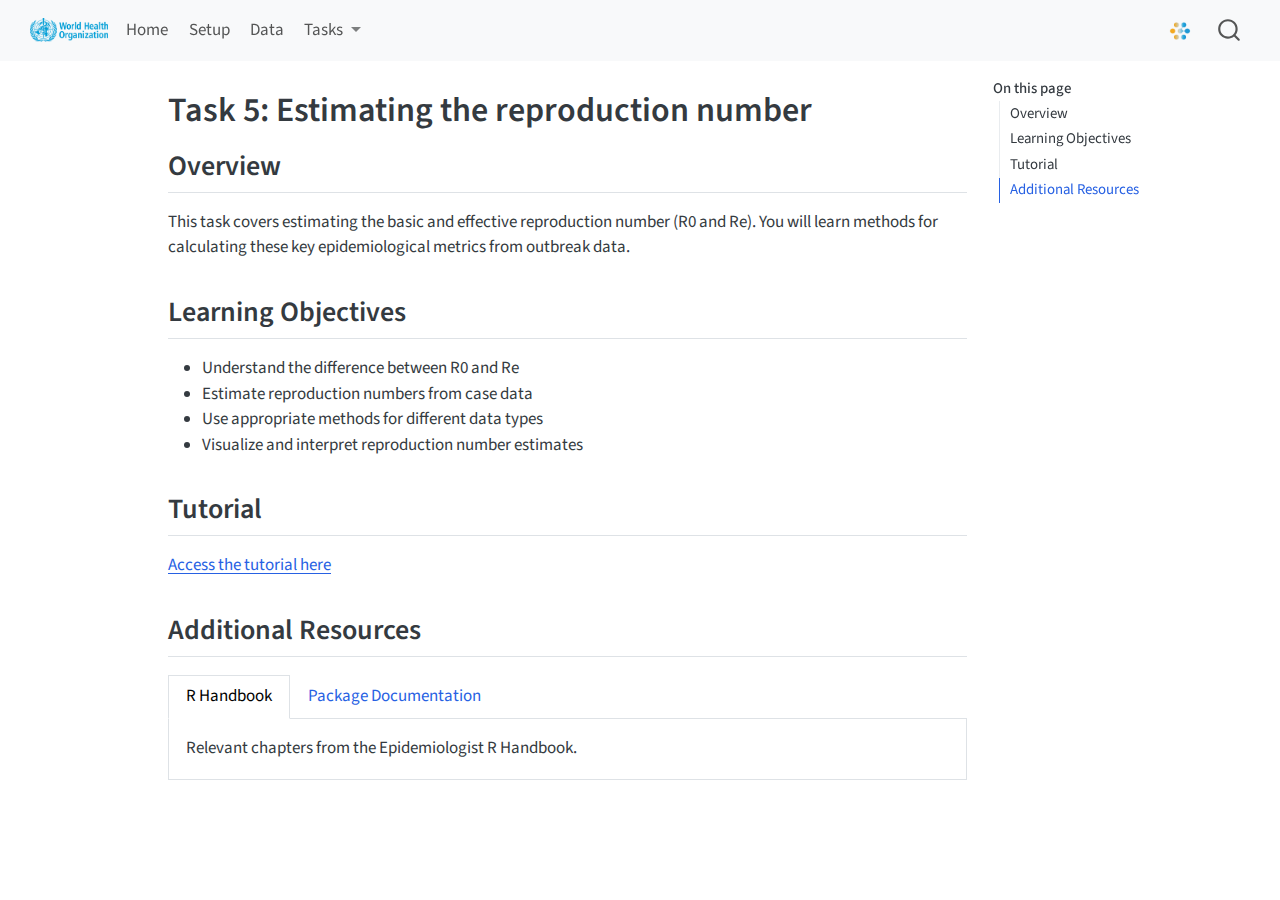
<file: docs/task5.html>
<!DOCTYPE html>
<html xmlns="http://www.w3.org/1999/xhtml" lang="en" xml:lang="en"><head>

<meta charset="utf-8">
<meta name="generator" content="quarto-1.6.39">

<meta name="viewport" content="width=device-width, initial-scale=1.0, user-scalable=yes">


<title>Task 5: Estimating the reproduction number</title>
<style>
code{white-space: pre-wrap;}
span.smallcaps{font-variant: small-caps;}
div.columns{display: flex; gap: min(4vw, 1.5em);}
div.column{flex: auto; overflow-x: auto;}
div.hanging-indent{margin-left: 1.5em; text-indent: -1.5em;}
ul.task-list{list-style: none;}
ul.task-list li input[type="checkbox"] {
  width: 0.8em;
  margin: 0 0.8em 0.2em -1em; /* quarto-specific, see https://github.com/quarto-dev/quarto-cli/issues/4556 */ 
  vertical-align: middle;
}
</style>


<script src="site_libs/quarto-nav/quarto-nav.js"></script>
<script src="site_libs/quarto-nav/headroom.min.js"></script>
<script src="site_libs/clipboard/clipboard.min.js"></script>
<script src="site_libs/quarto-search/autocomplete.umd.js"></script>
<script src="site_libs/quarto-search/fuse.min.js"></script>
<script src="site_libs/quarto-search/quarto-search.js"></script>
<meta name="quarto:offset" content="./">
<link href=".//img/who_favicon.png" rel="icon" type="image/png">
<script src="site_libs/quarto-html/quarto.js"></script>
<script src="site_libs/quarto-html/popper.min.js"></script>
<script src="site_libs/quarto-html/tippy.umd.min.js"></script>
<script src="site_libs/quarto-html/anchor.min.js"></script>
<link href="site_libs/quarto-html/tippy.css" rel="stylesheet">
<link href="site_libs/quarto-html/quarto-syntax-highlighting-e26003cea8cd680ca0c55a263523d882.css" rel="stylesheet" id="quarto-text-highlighting-styles">
<script src="site_libs/bootstrap/bootstrap.min.js"></script>
<link href="site_libs/bootstrap/bootstrap-icons.css" rel="stylesheet">
<link href="site_libs/bootstrap/bootstrap-ddd961a2510921635943dfbbd19534c4.min.css" rel="stylesheet" append-hash="true" id="quarto-bootstrap" data-mode="light">
<script id="quarto-search-options" type="application/json">{
  "location": "navbar",
  "copy-button": false,
  "collapse-after": 3,
  "panel-placement": "end",
  "type": "overlay",
  "limit": 50,
  "keyboard-shortcut": [
    "f",
    "/",
    "s"
  ],
  "show-item-context": false,
  "language": {
    "search-no-results-text": "No results",
    "search-matching-documents-text": "matching documents",
    "search-copy-link-title": "Copy link to search",
    "search-hide-matches-text": "Hide additional matches",
    "search-more-match-text": "more match in this document",
    "search-more-matches-text": "more matches in this document",
    "search-clear-button-title": "Clear",
    "search-text-placeholder": "",
    "search-detached-cancel-button-title": "Cancel",
    "search-submit-button-title": "Submit",
    "search-label": "Search"
  }
}</script>


<link rel="stylesheet" href="styles.css">
</head>

<body class="nav-fixed">

<div id="quarto-search-results"></div>
  <header id="quarto-header" class="headroom fixed-top">
    <nav class="navbar navbar-expand-lg " data-bs-theme="dark">
      <div class="navbar-container container-fluid">
      <div class="navbar-brand-container mx-auto">
    <a href="./index.html" class="navbar-brand navbar-brand-logo">
    <img src="./img/who_logo.png" alt="" class="navbar-logo">
    </a>
  </div>
            <div id="quarto-search" class="" title="Search"></div>
          <button class="navbar-toggler" type="button" data-bs-toggle="collapse" data-bs-target="#navbarCollapse" aria-controls="navbarCollapse" role="menu" aria-expanded="false" aria-label="Toggle navigation" onclick="if (window.quartoToggleHeadroom) { window.quartoToggleHeadroom(); }">
  <span class="navbar-toggler-icon"></span>
</button>
          <div class="collapse navbar-collapse" id="navbarCollapse">
            <ul class="navbar-nav navbar-nav-scroll me-auto">
  <li class="nav-item">
    <a class="nav-link" href="./index.html"> 
<span class="menu-text">Home</span></a>
  </li>  
  <li class="nav-item">
    <a class="nav-link" href="./setup.html"> 
<span class="menu-text">Setup</span></a>
  </li>  
  <li class="nav-item">
    <a class="nav-link" href="./data.html"> 
<span class="menu-text">Data</span></a>
  </li>  
  <li class="nav-item dropdown ">
    <a class="nav-link dropdown-toggle" href="#" id="nav-menu-tasks" role="link" data-bs-toggle="dropdown" aria-expanded="false">
 <span class="menu-text">Tasks</span>
    </a>
    <ul class="dropdown-menu" aria-labelledby="nav-menu-tasks">    
        <li>
    <a class="dropdown-item" href="./task1.html">
 <span class="dropdown-text">1. Generating a basic situation report</span></a>
  </li>  
        <li>
    <a class="dropdown-item" href="./task2.html">
 <span class="dropdown-text">2. Generating interactive maps</span></a>
  </li>  
        <li>
    <a class="dropdown-item" href="./task3.html">
 <span class="dropdown-text">3. Visualising transmission chains</span></a>
  </li>  
        <li>
    <a class="dropdown-item" href="./task4.html">
 <span class="dropdown-text">4. Getting epidemiological parameters</span></a>
  </li>  
        <li>
    <a class="dropdown-item" href="./task5.html">
 <span class="dropdown-text">5. Estimating the reproduction number</span></a>
  </li>  
        <li>
    <a class="dropdown-item" href="./task6.html">
 <span class="dropdown-text">6. Nowcasting epidemiological data</span></a>
  </li>  
        <li>
    <a class="dropdown-item" href="./task7.html">
 <span class="dropdown-text">7. Forecasting cases and deaths</span></a>
  </li>  
        <li>
    <a class="dropdown-item" href="./task8.html">
 <span class="dropdown-text">8. Estimating disease severity</span></a>
  </li>  
        <li>
    <a class="dropdown-item" href="./task9.html">
 <span class="dropdown-text">9. Simulating disease transmission</span></a>
  </li>  
    </ul>
  </li>
</ul>
            <ul class="navbar-nav navbar-nav-scroll ms-auto">
  <li class="nav-item">
    <a class="nav-link" href="https://collaboratory.who.int/forum/c/afro-ca-cop/"> 
<span class="menu-text"><img src="./img/collaboratory_logo.png" height="24px" style="vertical-align: middle; margin-right: 0.25em;"></span></a>
  </li>  
</ul>
          </div> <!-- /navcollapse -->
            <div class="quarto-navbar-tools">
</div>
      </div> <!-- /container-fluid -->
    </nav>
</header>
<!-- content -->
<div id="quarto-content" class="quarto-container page-columns page-rows-contents page-layout-article page-navbar">
<!-- sidebar -->
<!-- margin-sidebar -->
    <div id="quarto-margin-sidebar" class="sidebar margin-sidebar">
        <nav id="TOC" role="doc-toc" class="toc-active">
    <h2 id="toc-title">On this page</h2>
   
  <ul>
  <li><a href="#overview" id="toc-overview" class="nav-link active" data-scroll-target="#overview">Overview</a></li>
  <li><a href="#learning-objectives" id="toc-learning-objectives" class="nav-link" data-scroll-target="#learning-objectives">Learning Objectives</a></li>
  <li><a href="#tutorial" id="toc-tutorial" class="nav-link" data-scroll-target="#tutorial">Tutorial</a></li>
  <li><a href="#additional-resources" id="toc-additional-resources" class="nav-link" data-scroll-target="#additional-resources">Additional Resources</a></li>
  </ul>
</nav>
    </div>
<!-- main -->
<main class="content" id="quarto-document-content">

<header id="title-block-header" class="quarto-title-block default">
<div class="quarto-title">
<h1 class="title">Task 5: Estimating the reproduction number</h1>
</div>



<div class="quarto-title-meta">

    
  
    
  </div>
  


</header>


<section id="overview" class="level2">
<h2 class="anchored" data-anchor-id="overview">Overview</h2>
<p>This task covers estimating the basic and effective reproduction number (R0 and Re). You will learn methods for calculating these key epidemiological metrics from outbreak data.</p>
</section>
<section id="learning-objectives" class="level2">
<h2 class="anchored" data-anchor-id="learning-objectives">Learning Objectives</h2>
<ul>
<li>Understand the difference between R0 and Re</li>
<li>Estimate reproduction numbers from case data</li>
<li>Use appropriate methods for different data types</li>
<li>Visualize and interpret reproduction number estimates</li>
</ul>
</section>
<section id="tutorial" class="level2">
<h2 class="anchored" data-anchor-id="tutorial">Tutorial</h2>
<p><a href="https://epiverse-trace.github.io/tutorials-middle/quantify-transmissibility.html">Access the tutorial here</a></p>
</section>
<section id="additional-resources" class="level2">
<h2 class="anchored" data-anchor-id="additional-resources">Additional Resources</h2>
<div class="tabset-margin-container"></div><div class="panel-tabset">
<ul class="nav nav-tabs" role="tablist"><li class="nav-item" role="presentation"><a class="nav-link active" id="tabset-1-1-tab" data-bs-toggle="tab" data-bs-target="#tabset-1-1" role="tab" aria-controls="tabset-1-1" aria-selected="true">R Handbook</a></li><li class="nav-item" role="presentation"><a class="nav-link" id="tabset-1-2-tab" data-bs-toggle="tab" data-bs-target="#tabset-1-2" role="tab" aria-controls="tabset-1-2" aria-selected="false">Package Documentation</a></li></ul>
<div class="tab-content">
<div id="tabset-1-1" class="tab-pane active" role="tabpanel" aria-labelledby="tabset-1-1-tab">
<p>Relevant chapters from the Epidemiologist R Handbook.</p>
</div>
<div id="tabset-1-2" class="tab-pane" role="tabpanel" aria-labelledby="tabset-1-2-tab">
<p>Package vignettes and documentation for relevant R packages.</p>
</div>
</div>
</div>


</section>

</main> <!-- /main -->
<script id="quarto-html-after-body" type="application/javascript">
window.document.addEventListener("DOMContentLoaded", function (event) {
  const toggleBodyColorMode = (bsSheetEl) => {
    const mode = bsSheetEl.getAttribute("data-mode");
    const bodyEl = window.document.querySelector("body");
    if (mode === "dark") {
      bodyEl.classList.add("quarto-dark");
      bodyEl.classList.remove("quarto-light");
    } else {
      bodyEl.classList.add("quarto-light");
      bodyEl.classList.remove("quarto-dark");
    }
  }
  const toggleBodyColorPrimary = () => {
    const bsSheetEl = window.document.querySelector("link#quarto-bootstrap");
    if (bsSheetEl) {
      toggleBodyColorMode(bsSheetEl);
    }
  }
  toggleBodyColorPrimary();  
  const icon = "";
  const anchorJS = new window.AnchorJS();
  anchorJS.options = {
    placement: 'right',
    icon: icon
  };
  anchorJS.add('.anchored');
  const isCodeAnnotation = (el) => {
    for (const clz of el.classList) {
      if (clz.startsWith('code-annotation-')) {                     
        return true;
      }
    }
    return false;
  }
  const onCopySuccess = function(e) {
    // button target
    const button = e.trigger;
    // don't keep focus
    button.blur();
    // flash "checked"
    button.classList.add('code-copy-button-checked');
    var currentTitle = button.getAttribute("title");
    button.setAttribute("title", "Copied!");
    let tooltip;
    if (window.bootstrap) {
      button.setAttribute("data-bs-toggle", "tooltip");
      button.setAttribute("data-bs-placement", "left");
      button.setAttribute("data-bs-title", "Copied!");
      tooltip = new bootstrap.Tooltip(button, 
        { trigger: "manual", 
          customClass: "code-copy-button-tooltip",
          offset: [0, -8]});
      tooltip.show();    
    }
    setTimeout(function() {
      if (tooltip) {
        tooltip.hide();
        button.removeAttribute("data-bs-title");
        button.removeAttribute("data-bs-toggle");
        button.removeAttribute("data-bs-placement");
      }
      button.setAttribute("title", currentTitle);
      button.classList.remove('code-copy-button-checked');
    }, 1000);
    // clear code selection
    e.clearSelection();
  }
  const getTextToCopy = function(trigger) {
      const codeEl = trigger.previousElementSibling.cloneNode(true);
      for (const childEl of codeEl.children) {
        if (isCodeAnnotation(childEl)) {
          childEl.remove();
        }
      }
      return codeEl.innerText;
  }
  const clipboard = new window.ClipboardJS('.code-copy-button:not([data-in-quarto-modal])', {
    text: getTextToCopy
  });
  clipboard.on('success', onCopySuccess);
  if (window.document.getElementById('quarto-embedded-source-code-modal')) {
    const clipboardModal = new window.ClipboardJS('.code-copy-button[data-in-quarto-modal]', {
      text: getTextToCopy,
      container: window.document.getElementById('quarto-embedded-source-code-modal')
    });
    clipboardModal.on('success', onCopySuccess);
  }
    var localhostRegex = new RegExp(/^(?:http|https):\/\/localhost\:?[0-9]*\//);
    var mailtoRegex = new RegExp(/^mailto:/);
      var filterRegex = new RegExp('/' + window.location.host + '/');
    var isInternal = (href) => {
        return filterRegex.test(href) || localhostRegex.test(href) || mailtoRegex.test(href);
    }
    // Inspect non-navigation links and adorn them if external
 	var links = window.document.querySelectorAll('a[href]:not(.nav-link):not(.navbar-brand):not(.toc-action):not(.sidebar-link):not(.sidebar-item-toggle):not(.pagination-link):not(.no-external):not([aria-hidden]):not(.dropdown-item):not(.quarto-navigation-tool):not(.about-link)');
    for (var i=0; i<links.length; i++) {
      const link = links[i];
      if (!isInternal(link.href)) {
        // undo the damage that might have been done by quarto-nav.js in the case of
        // links that we want to consider external
        if (link.dataset.originalHref !== undefined) {
          link.href = link.dataset.originalHref;
        }
      }
    }
  function tippyHover(el, contentFn, onTriggerFn, onUntriggerFn) {
    const config = {
      allowHTML: true,
      maxWidth: 500,
      delay: 100,
      arrow: false,
      appendTo: function(el) {
          return el.parentElement;
      },
      interactive: true,
      interactiveBorder: 10,
      theme: 'quarto',
      placement: 'bottom-start',
    };
    if (contentFn) {
      config.content = contentFn;
    }
    if (onTriggerFn) {
      config.onTrigger = onTriggerFn;
    }
    if (onUntriggerFn) {
      config.onUntrigger = onUntriggerFn;
    }
    window.tippy(el, config); 
  }
  const noterefs = window.document.querySelectorAll('a[role="doc-noteref"]');
  for (var i=0; i<noterefs.length; i++) {
    const ref = noterefs[i];
    tippyHover(ref, function() {
      // use id or data attribute instead here
      let href = ref.getAttribute('data-footnote-href') || ref.getAttribute('href');
      try { href = new URL(href).hash; } catch {}
      const id = href.replace(/^#\/?/, "");
      const note = window.document.getElementById(id);
      if (note) {
        return note.innerHTML;
      } else {
        return "";
      }
    });
  }
  const xrefs = window.document.querySelectorAll('a.quarto-xref');
  const processXRef = (id, note) => {
    // Strip column container classes
    const stripColumnClz = (el) => {
      el.classList.remove("page-full", "page-columns");
      if (el.children) {
        for (const child of el.children) {
          stripColumnClz(child);
        }
      }
    }
    stripColumnClz(note)
    if (id === null || id.startsWith('sec-')) {
      // Special case sections, only their first couple elements
      const container = document.createElement("div");
      if (note.children && note.children.length > 2) {
        container.appendChild(note.children[0].cloneNode(true));
        for (let i = 1; i < note.children.length; i++) {
          const child = note.children[i];
          if (child.tagName === "P" && child.innerText === "") {
            continue;
          } else {
            container.appendChild(child.cloneNode(true));
            break;
          }
        }
        if (window.Quarto?.typesetMath) {
          window.Quarto.typesetMath(container);
        }
        return container.innerHTML
      } else {
        if (window.Quarto?.typesetMath) {
          window.Quarto.typesetMath(note);
        }
        return note.innerHTML;
      }
    } else {
      // Remove any anchor links if they are present
      const anchorLink = note.querySelector('a.anchorjs-link');
      if (anchorLink) {
        anchorLink.remove();
      }
      if (window.Quarto?.typesetMath) {
        window.Quarto.typesetMath(note);
      }
      if (note.classList.contains("callout")) {
        return note.outerHTML;
      } else {
        return note.innerHTML;
      }
    }
  }
  for (var i=0; i<xrefs.length; i++) {
    const xref = xrefs[i];
    tippyHover(xref, undefined, function(instance) {
      instance.disable();
      let url = xref.getAttribute('href');
      let hash = undefined; 
      if (url.startsWith('#')) {
        hash = url;
      } else {
        try { hash = new URL(url).hash; } catch {}
      }
      if (hash) {
        const id = hash.replace(/^#\/?/, "");
        const note = window.document.getElementById(id);
        if (note !== null) {
          try {
            const html = processXRef(id, note.cloneNode(true));
            instance.setContent(html);
          } finally {
            instance.enable();
            instance.show();
          }
        } else {
          // See if we can fetch this
          fetch(url.split('#')[0])
          .then(res => res.text())
          .then(html => {
            const parser = new DOMParser();
            const htmlDoc = parser.parseFromString(html, "text/html");
            const note = htmlDoc.getElementById(id);
            if (note !== null) {
              const html = processXRef(id, note);
              instance.setContent(html);
            } 
          }).finally(() => {
            instance.enable();
            instance.show();
          });
        }
      } else {
        // See if we can fetch a full url (with no hash to target)
        // This is a special case and we should probably do some content thinning / targeting
        fetch(url)
        .then(res => res.text())
        .then(html => {
          const parser = new DOMParser();
          const htmlDoc = parser.parseFromString(html, "text/html");
          const note = htmlDoc.querySelector('main.content');
          if (note !== null) {
            // This should only happen for chapter cross references
            // (since there is no id in the URL)
            // remove the first header
            if (note.children.length > 0 && note.children[0].tagName === "HEADER") {
              note.children[0].remove();
            }
            const html = processXRef(null, note);
            instance.setContent(html);
          } 
        }).finally(() => {
          instance.enable();
          instance.show();
        });
      }
    }, function(instance) {
    });
  }
      let selectedAnnoteEl;
      const selectorForAnnotation = ( cell, annotation) => {
        let cellAttr = 'data-code-cell="' + cell + '"';
        let lineAttr = 'data-code-annotation="' +  annotation + '"';
        const selector = 'span[' + cellAttr + '][' + lineAttr + ']';
        return selector;
      }
      const selectCodeLines = (annoteEl) => {
        const doc = window.document;
        const targetCell = annoteEl.getAttribute("data-target-cell");
        const targetAnnotation = annoteEl.getAttribute("data-target-annotation");
        const annoteSpan = window.document.querySelector(selectorForAnnotation(targetCell, targetAnnotation));
        const lines = annoteSpan.getAttribute("data-code-lines").split(",");
        const lineIds = lines.map((line) => {
          return targetCell + "-" + line;
        })
        let top = null;
        let height = null;
        let parent = null;
        if (lineIds.length > 0) {
            //compute the position of the single el (top and bottom and make a div)
            const el = window.document.getElementById(lineIds[0]);
            top = el.offsetTop;
            height = el.offsetHeight;
            parent = el.parentElement.parentElement;
          if (lineIds.length > 1) {
            const lastEl = window.document.getElementById(lineIds[lineIds.length - 1]);
            const bottom = lastEl.offsetTop + lastEl.offsetHeight;
            height = bottom - top;
          }
          if (top !== null && height !== null && parent !== null) {
            // cook up a div (if necessary) and position it 
            let div = window.document.getElementById("code-annotation-line-highlight");
            if (div === null) {
              div = window.document.createElement("div");
              div.setAttribute("id", "code-annotation-line-highlight");
              div.style.position = 'absolute';
              parent.appendChild(div);
            }
            div.style.top = top - 2 + "px";
            div.style.height = height + 4 + "px";
            div.style.left = 0;
            let gutterDiv = window.document.getElementById("code-annotation-line-highlight-gutter");
            if (gutterDiv === null) {
              gutterDiv = window.document.createElement("div");
              gutterDiv.setAttribute("id", "code-annotation-line-highlight-gutter");
              gutterDiv.style.position = 'absolute';
              const codeCell = window.document.getElementById(targetCell);
              const gutter = codeCell.querySelector('.code-annotation-gutter');
              gutter.appendChild(gutterDiv);
            }
            gutterDiv.style.top = top - 2 + "px";
            gutterDiv.style.height = height + 4 + "px";
          }
          selectedAnnoteEl = annoteEl;
        }
      };
      const unselectCodeLines = () => {
        const elementsIds = ["code-annotation-line-highlight", "code-annotation-line-highlight-gutter"];
        elementsIds.forEach((elId) => {
          const div = window.document.getElementById(elId);
          if (div) {
            div.remove();
          }
        });
        selectedAnnoteEl = undefined;
      };
        // Handle positioning of the toggle
    window.addEventListener(
      "resize",
      throttle(() => {
        elRect = undefined;
        if (selectedAnnoteEl) {
          selectCodeLines(selectedAnnoteEl);
        }
      }, 10)
    );
    function throttle(fn, ms) {
    let throttle = false;
    let timer;
      return (...args) => {
        if(!throttle) { // first call gets through
            fn.apply(this, args);
            throttle = true;
        } else { // all the others get throttled
            if(timer) clearTimeout(timer); // cancel #2
            timer = setTimeout(() => {
              fn.apply(this, args);
              timer = throttle = false;
            }, ms);
        }
      };
    }
      // Attach click handler to the DT
      const annoteDls = window.document.querySelectorAll('dt[data-target-cell]');
      for (const annoteDlNode of annoteDls) {
        annoteDlNode.addEventListener('click', (event) => {
          const clickedEl = event.target;
          if (clickedEl !== selectedAnnoteEl) {
            unselectCodeLines();
            const activeEl = window.document.querySelector('dt[data-target-cell].code-annotation-active');
            if (activeEl) {
              activeEl.classList.remove('code-annotation-active');
            }
            selectCodeLines(clickedEl);
            clickedEl.classList.add('code-annotation-active');
          } else {
            // Unselect the line
            unselectCodeLines();
            clickedEl.classList.remove('code-annotation-active');
          }
        });
      }
  const findCites = (el) => {
    const parentEl = el.parentElement;
    if (parentEl) {
      const cites = parentEl.dataset.cites;
      if (cites) {
        return {
          el,
          cites: cites.split(' ')
        };
      } else {
        return findCites(el.parentElement)
      }
    } else {
      return undefined;
    }
  };
  var bibliorefs = window.document.querySelectorAll('a[role="doc-biblioref"]');
  for (var i=0; i<bibliorefs.length; i++) {
    const ref = bibliorefs[i];
    const citeInfo = findCites(ref);
    if (citeInfo) {
      tippyHover(citeInfo.el, function() {
        var popup = window.document.createElement('div');
        citeInfo.cites.forEach(function(cite) {
          var citeDiv = window.document.createElement('div');
          citeDiv.classList.add('hanging-indent');
          citeDiv.classList.add('csl-entry');
          var biblioDiv = window.document.getElementById('ref-' + cite);
          if (biblioDiv) {
            citeDiv.innerHTML = biblioDiv.innerHTML;
          }
          popup.appendChild(citeDiv);
        });
        return popup.innerHTML;
      });
    }
  }
});
</script>
</div> <!-- /content -->




</body></html>
</file>
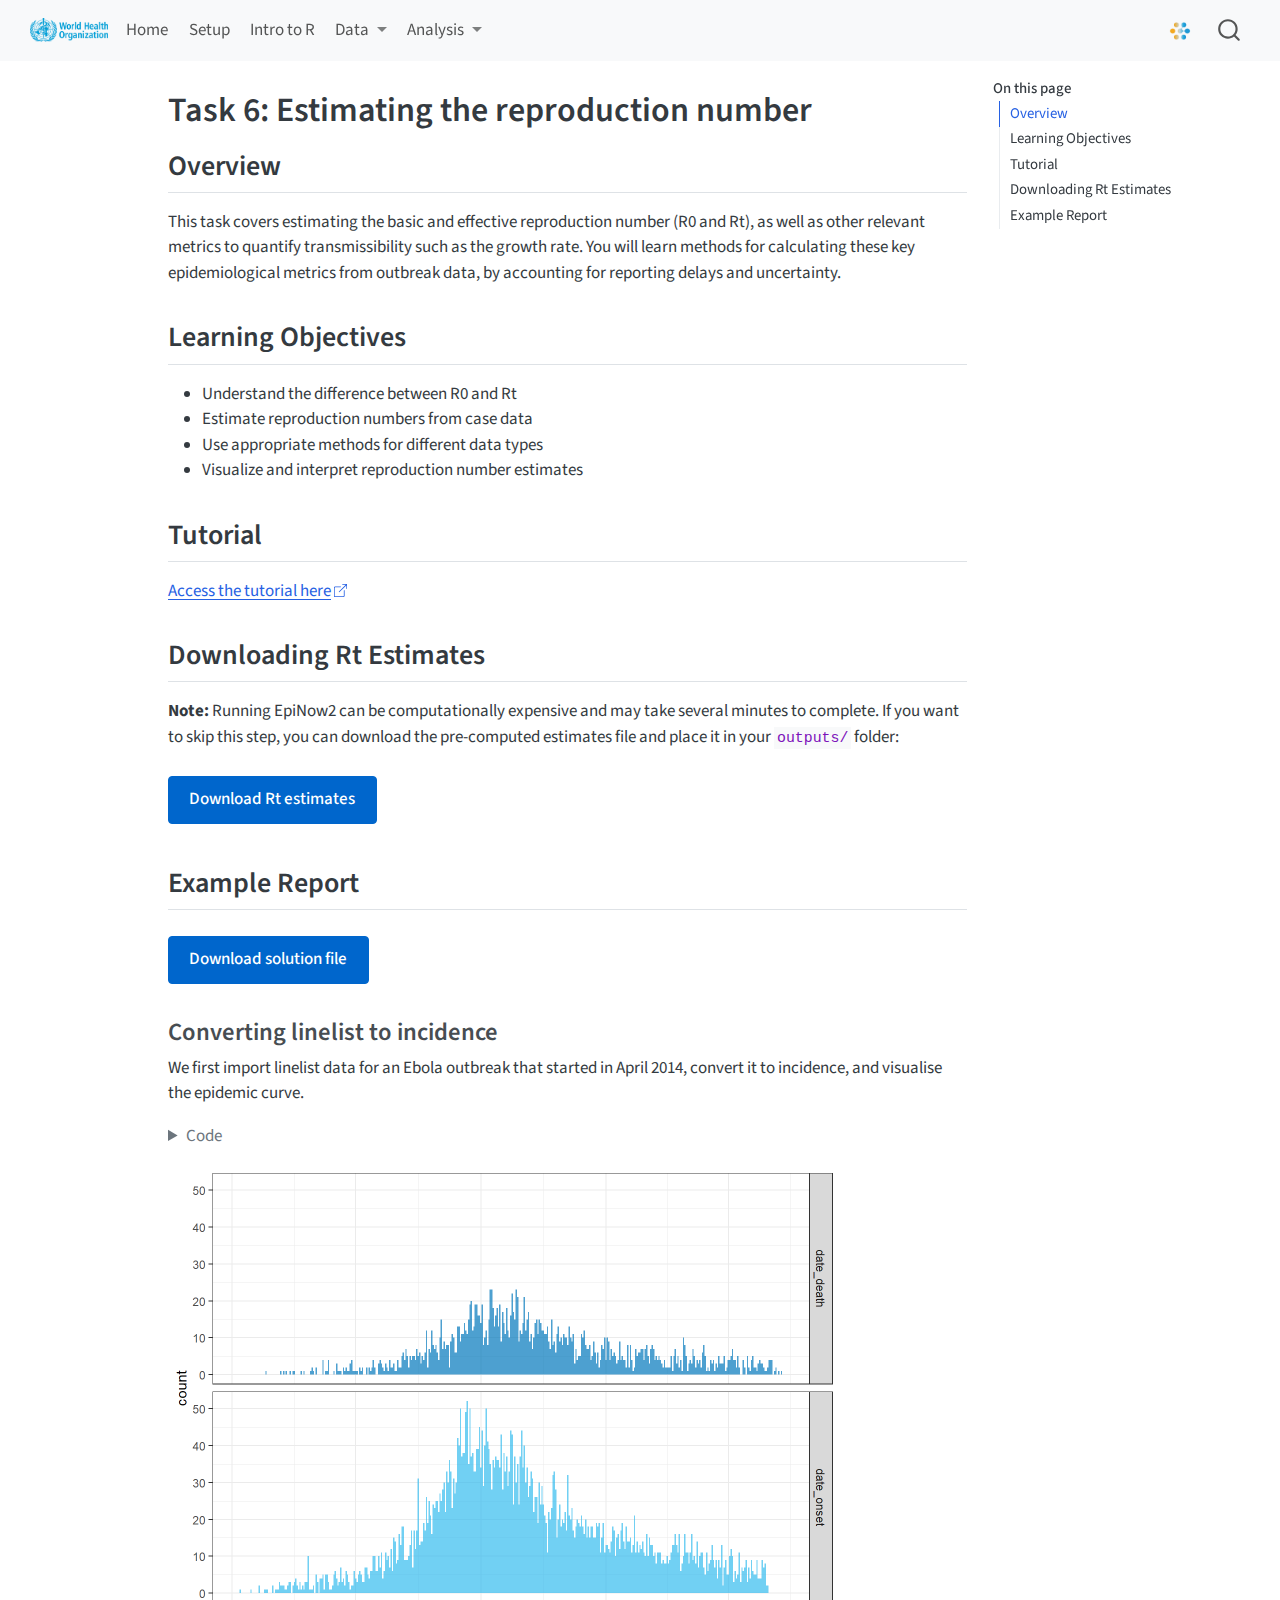
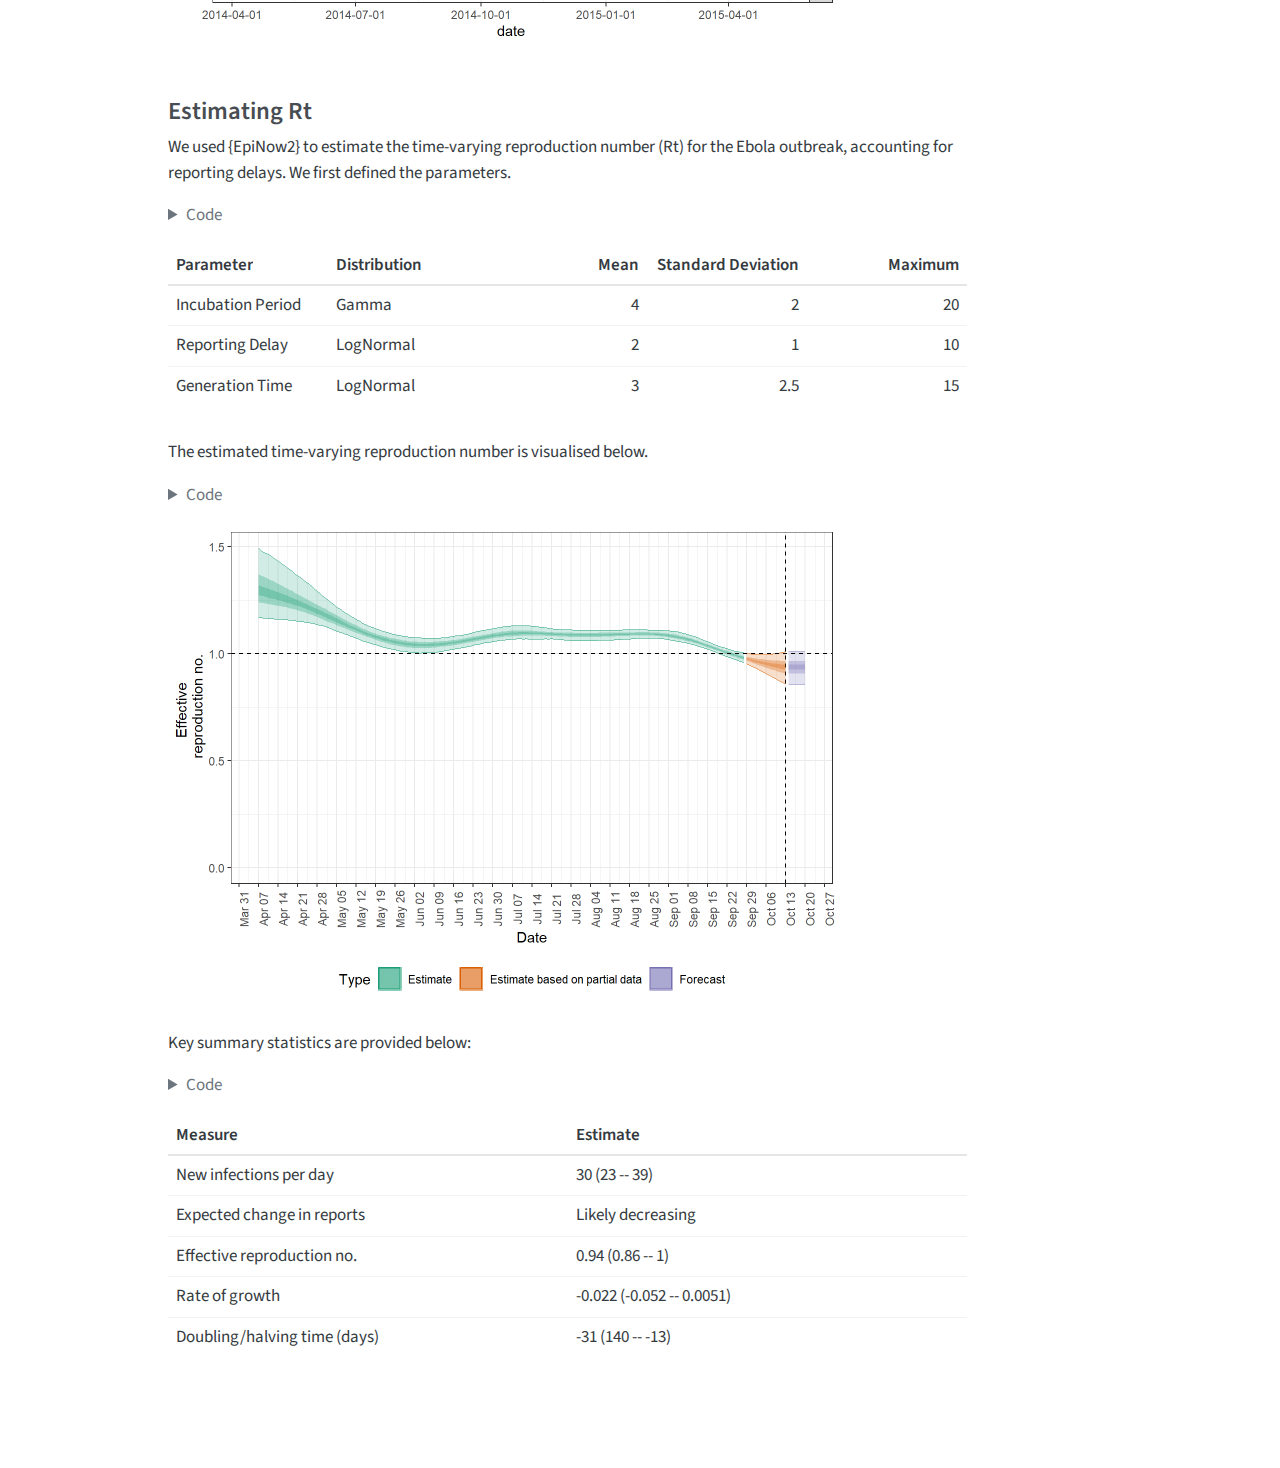
<file: docs/task6.html>
<!DOCTYPE html>
<html xmlns="http://www.w3.org/1999/xhtml" lang="en" xml:lang="en"><head>

<meta charset="utf-8">
<meta name="generator" content="quarto-1.6.39">

<meta name="viewport" content="width=device-width, initial-scale=1.0, user-scalable=yes">


<title>Task 6: Estimating the reproduction number</title>
<style>
code{white-space: pre-wrap;}
span.smallcaps{font-variant: small-caps;}
div.columns{display: flex; gap: min(4vw, 1.5em);}
div.column{flex: auto; overflow-x: auto;}
div.hanging-indent{margin-left: 1.5em; text-indent: -1.5em;}
ul.task-list{list-style: none;}
ul.task-list li input[type="checkbox"] {
  width: 0.8em;
  margin: 0 0.8em 0.2em -1em; /* quarto-specific, see https://github.com/quarto-dev/quarto-cli/issues/4556 */ 
  vertical-align: middle;
}
/* CSS for syntax highlighting */
pre > code.sourceCode { white-space: pre; position: relative; }
pre > code.sourceCode > span { line-height: 1.25; }
pre > code.sourceCode > span:empty { height: 1.2em; }
.sourceCode { overflow: visible; }
code.sourceCode > span { color: inherit; text-decoration: inherit; }
div.sourceCode { margin: 1em 0; }
pre.sourceCode { margin: 0; }
@media screen {
div.sourceCode { overflow: auto; }
}
@media print {
pre > code.sourceCode { white-space: pre-wrap; }
pre > code.sourceCode > span { display: inline-block; text-indent: -5em; padding-left: 5em; }
}
pre.numberSource code
  { counter-reset: source-line 0; }
pre.numberSource code > span
  { position: relative; left: -4em; counter-increment: source-line; }
pre.numberSource code > span > a:first-child::before
  { content: counter(source-line);
    position: relative; left: -1em; text-align: right; vertical-align: baseline;
    border: none; display: inline-block;
    -webkit-touch-callout: none; -webkit-user-select: none;
    -khtml-user-select: none; -moz-user-select: none;
    -ms-user-select: none; user-select: none;
    padding: 0 4px; width: 4em;
  }
pre.numberSource { margin-left: 3em;  padding-left: 4px; }
div.sourceCode
  {   }
@media screen {
pre > code.sourceCode > span > a:first-child::before { text-decoration: underline; }
}
</style>


<script src="site_libs/quarto-nav/quarto-nav.js"></script>
<script src="site_libs/quarto-nav/headroom.min.js"></script>
<script src="site_libs/clipboard/clipboard.min.js"></script>
<script src="site_libs/quarto-search/autocomplete.umd.js"></script>
<script src="site_libs/quarto-search/fuse.min.js"></script>
<script src="site_libs/quarto-search/quarto-search.js"></script>
<meta name="quarto:offset" content="./">
<link href=".//img/who_favicon.png" rel="icon" type="image/png">
<script src="site_libs/quarto-html/quarto.js"></script>
<script src="site_libs/quarto-html/popper.min.js"></script>
<script src="site_libs/quarto-html/tippy.umd.min.js"></script>
<script src="site_libs/quarto-html/anchor.min.js"></script>
<link href="site_libs/quarto-html/tippy.css" rel="stylesheet">
<link href="site_libs/quarto-html/quarto-syntax-highlighting-e26003cea8cd680ca0c55a263523d882.css" rel="stylesheet" id="quarto-text-highlighting-styles">
<script src="site_libs/bootstrap/bootstrap.min.js"></script>
<link href="site_libs/bootstrap/bootstrap-icons.css" rel="stylesheet">
<link href="site_libs/bootstrap/bootstrap-ddd961a2510921635943dfbbd19534c4.min.css" rel="stylesheet" append-hash="true" id="quarto-bootstrap" data-mode="light">
<script id="quarto-search-options" type="application/json">{
  "location": "navbar",
  "copy-button": false,
  "collapse-after": 3,
  "panel-placement": "end",
  "type": "overlay",
  "limit": 50,
  "keyboard-shortcut": [
    "f",
    "/",
    "s"
  ],
  "show-item-context": false,
  "language": {
    "search-no-results-text": "No results",
    "search-matching-documents-text": "matching documents",
    "search-copy-link-title": "Copy link to search",
    "search-hide-matches-text": "Hide additional matches",
    "search-more-match-text": "more match in this document",
    "search-more-matches-text": "more matches in this document",
    "search-clear-button-title": "Clear",
    "search-text-placeholder": "",
    "search-detached-cancel-button-title": "Cancel",
    "search-submit-button-title": "Submit",
    "search-label": "Search"
  }
}</script>
<script src="site_libs/core-js-2.5.3/shim.min.js"></script>

<script src="site_libs/react-18.2.0/react.min.js"></script>

<script src="site_libs/react-18.2.0/react-dom.min.js"></script>

<script src="site_libs/reactwidget-2.0.0/react-tools.js"></script>

<link href="site_libs/htmltools-fill-0.5.8.1/fill.css" rel="stylesheet">

<script src="site_libs/htmlwidgets-1.6.4/htmlwidgets.js"></script>

<link href="site_libs/reactable-0.4.4/reactable.css" rel="stylesheet">

<script src="site_libs/reactable-binding-0.4.4/reactable.js"></script>



<link rel="stylesheet" href="styles.css">
</head>

<body class="nav-fixed">

<div id="quarto-search-results"></div>
  <header id="quarto-header" class="headroom fixed-top">
    <nav class="navbar navbar-expand-lg " data-bs-theme="dark">
      <div class="navbar-container container-fluid">
      <div class="navbar-brand-container mx-auto">
    <a href="./index.html" class="navbar-brand navbar-brand-logo">
    <img src="./img/who_logo.png" alt="" class="navbar-logo">
    </a>
  </div>
            <div id="quarto-search" class="" title="Search"></div>
          <button class="navbar-toggler" type="button" data-bs-toggle="collapse" data-bs-target="#navbarCollapse" aria-controls="navbarCollapse" role="menu" aria-expanded="false" aria-label="Toggle navigation" onclick="if (window.quartoToggleHeadroom) { window.quartoToggleHeadroom(); }">
  <span class="navbar-toggler-icon"></span>
</button>
          <div class="collapse navbar-collapse" id="navbarCollapse">
            <ul class="navbar-nav navbar-nav-scroll me-auto">
  <li class="nav-item">
    <a class="nav-link" href="./index.html"> 
<span class="menu-text">Home</span></a>
  </li>  
  <li class="nav-item">
    <a class="nav-link" href="./setup.html"> 
<span class="menu-text">Setup</span></a>
  </li>  
  <li class="nav-item">
    <a class="nav-link" href="./intro.html"> 
<span class="menu-text">Intro to R</span></a>
  </li>  
  <li class="nav-item dropdown ">
    <a class="nav-link dropdown-toggle" href="#" id="nav-menu-data" role="link" data-bs-toggle="dropdown" aria-expanded="false">
 <span class="menu-text">Data</span>
    </a>
    <ul class="dropdown-menu" aria-labelledby="nav-menu-data">    
        <li>
    <a class="dropdown-item" href="./data_import.html">
 <span class="dropdown-text">Importing</span></a>
  </li>  
        <li>
    <a class="dropdown-item" href="./data_clean.html">
 <span class="dropdown-text">Cleaning</span></a>
  </li>  
    </ul>
  </li>
  <li class="nav-item dropdown ">
    <a class="nav-link dropdown-toggle" href="#" id="nav-menu-analysis" role="link" data-bs-toggle="dropdown" aria-expanded="false">
 <span class="menu-text">Analysis</span>
    </a>
    <ul class="dropdown-menu" aria-labelledby="nav-menu-analysis">    
        <li>
    <a class="dropdown-item" href="./task1.html">
 <span class="dropdown-text">1. Generating a basic situation report</span></a>
  </li>  
        <li>
    <a class="dropdown-item" href="./task2.html">
 <span class="dropdown-text">2. Generating interactive maps</span></a>
  </li>  
        <li>
    <a class="dropdown-item" href="./task3.html">
 <span class="dropdown-text">3. Visualising transmission chains</span></a>
  </li>  
        <li>
    <a class="dropdown-item" href="./task4.html">
 <span class="dropdown-text">4. Getting epidemiological parameters</span></a>
  </li>  
        <li>
    <a class="dropdown-item" href="./task5.html">
 <span class="dropdown-text">5. Estimating disease severity</span></a>
  </li>  
        <li>
    <a class="dropdown-item" href="./task6.html">
 <span class="dropdown-text">6. Estimating the reproduction number</span></a>
  </li>  
        <li>
    <a class="dropdown-item" href="./task7.html">
 <span class="dropdown-text">7. Nowcasting epidemiological data</span></a>
  </li>  
        <li>
    <a class="dropdown-item" href="./task8.html">
 <span class="dropdown-text">8. Forecasting cases and deaths</span></a>
  </li>  
        <li>
    <a class="dropdown-item" href="./task9.html">
 <span class="dropdown-text">9. Simulating disease transmission</span></a>
  </li>  
    </ul>
  </li>
</ul>
            <ul class="navbar-nav navbar-nav-scroll ms-auto">
  <li class="nav-item">
    <a class="nav-link" href="https://collaboratory.who.int/forum/c/afro-ca-cop/"> 
<span class="menu-text"><img src="./img/collaboratory_logo.png" height="24px" style="vertical-align: middle; margin-right: 0.25em;"></span></a>
  </li>  
</ul>
          </div> <!-- /navcollapse -->
            <div class="quarto-navbar-tools">
</div>
      </div> <!-- /container-fluid -->
    </nav>
</header>
<!-- content -->
<div id="quarto-content" class="quarto-container page-columns page-rows-contents page-layout-article page-navbar">
<!-- sidebar -->
<!-- margin-sidebar -->
    <div id="quarto-margin-sidebar" class="sidebar margin-sidebar">
        <nav id="TOC" role="doc-toc" class="toc-active">
    <h2 id="toc-title">On this page</h2>
   
  <ul>
  <li><a href="#overview" id="toc-overview" class="nav-link active" data-scroll-target="#overview">Overview</a></li>
  <li><a href="#learning-objectives" id="toc-learning-objectives" class="nav-link" data-scroll-target="#learning-objectives">Learning Objectives</a></li>
  <li><a href="#tutorial" id="toc-tutorial" class="nav-link" data-scroll-target="#tutorial">Tutorial</a></li>
  <li><a href="#downloading-rt-estimates" id="toc-downloading-rt-estimates" class="nav-link" data-scroll-target="#downloading-rt-estimates">Downloading Rt Estimates</a></li>
  <li><a href="#example-report" id="toc-example-report" class="nav-link" data-scroll-target="#example-report">Example Report</a>
  <ul class="collapse">
  <li><a href="#converting-linelist-to-incidence" id="toc-converting-linelist-to-incidence" class="nav-link" data-scroll-target="#converting-linelist-to-incidence">Converting linelist to incidence</a></li>
  <li><a href="#estimating-rt" id="toc-estimating-rt" class="nav-link" data-scroll-target="#estimating-rt">Estimating Rt</a></li>
  </ul></li>
  </ul>
</nav>
    </div>
<!-- main -->
<main class="content" id="quarto-document-content">

<header id="title-block-header" class="quarto-title-block default">
<div class="quarto-title">
<h1 class="title">Task 6: Estimating the reproduction number</h1>
</div>



<div class="quarto-title-meta">

    
  
    
  </div>
  


</header>


<section id="overview" class="level2">
<h2 class="anchored" data-anchor-id="overview">Overview</h2>
<p>This task covers estimating the basic and effective reproduction number (R0 and Rt), as well as other relevant metrics to quantify transmissibility such as the growth rate. You will learn methods for calculating these key epidemiological metrics from outbreak data, by accounting for reporting delays and uncertainty.</p>
</section>
<section id="learning-objectives" class="level2">
<h2 class="anchored" data-anchor-id="learning-objectives">Learning Objectives</h2>
<ul>
<li>Understand the difference between R0 and Rt</li>
<li>Estimate reproduction numbers from case data</li>
<li>Use appropriate methods for different data types</li>
<li>Visualize and interpret reproduction number estimates</li>
</ul>
</section>
<section id="tutorial" class="level2">
<h2 class="anchored" data-anchor-id="tutorial">Tutorial</h2>
<p><a href="https://epiverse-trace.github.io/tutorials-middle/quantify-transmissibility.html">Access the tutorial here</a></p>
</section>
<section id="downloading-rt-estimates" class="level2">
<h2 class="anchored" data-anchor-id="downloading-rt-estimates">Downloading Rt Estimates</h2>
<p><strong>Note:</strong> Running EpiNow2 can be computationally expensive and may take several minutes to complete. If you want to skip this step, you can download the pre-computed estimates file and place it in your <code>outputs/</code> folder:</p>
<p><a href="outputs/rt_estimates.rds" download="" class="btn btn-primary" target="_blank">Download Rt estimates</a></p>
</section>
<section id="example-report" class="level2">
<h2 class="anchored" data-anchor-id="example-report">Example Report</h2>
<p><a href="data/solutions/task6_solution.qmd" download="" class="btn btn-primary" target="_blank">Download solution file</a></p>
<section id="converting-linelist-to-incidence" class="level3">
<h3 class="anchored" data-anchor-id="converting-linelist-to-incidence">Converting linelist to incidence</h3>
<p>We first import linelist data for an Ebola outbreak that started in April 2014, convert it to incidence, and visualise the epidemic curve.</p>
<div class="cell">
<details class="code-fold">
<summary>Code</summary>
<div class="sourceCode cell-code" id="cb1"><pre class="sourceCode r code-with-copy"><code class="sourceCode r"><span id="cb1-1"><a href="#cb1-1" aria-hidden="true" tabindex="-1"></a><span class="co"># INSTALL AND LOAD PACKAGES</span></span>
<span id="cb1-2"><a href="#cb1-2" aria-hidden="true" tabindex="-1"></a>pacman<span class="sc">::</span><span class="fu">p_load</span>(tidyverse, EpiNow2, incidence2, rio, reactable)</span>
<span id="cb1-3"><a href="#cb1-3" aria-hidden="true" tabindex="-1"></a></span>
<span id="cb1-4"><a href="#cb1-4" aria-hidden="true" tabindex="-1"></a><span class="co"># LOAD DATA</span></span>
<span id="cb1-5"><a href="#cb1-5" aria-hidden="true" tabindex="-1"></a><span class="co"># Import the cleaned linelist data</span></span>
<span id="cb1-6"><a href="#cb1-6" aria-hidden="true" tabindex="-1"></a>linelist <span class="ot">&lt;-</span> <span class="fu">readRDS</span>(<span class="st">"data/linelist.rds"</span>)</span>
<span id="cb1-7"><a href="#cb1-7" aria-hidden="true" tabindex="-1"></a></span>
<span id="cb1-8"><a href="#cb1-8" aria-hidden="true" tabindex="-1"></a><span class="co"># Convert linelist to incidence and format data for EpiNow2</span></span>
<span id="cb1-9"><a href="#cb1-9" aria-hidden="true" tabindex="-1"></a>incidence <span class="ot">&lt;-</span> linelist <span class="sc">|&gt;</span></span>
<span id="cb1-10"><a href="#cb1-10" aria-hidden="true" tabindex="-1"></a>  incidence2<span class="sc">::</span><span class="fu">incidence</span>(</span>
<span id="cb1-11"><a href="#cb1-11" aria-hidden="true" tabindex="-1"></a>    <span class="at">date_index =</span> <span class="st">"date_onset"</span>,</span>
<span id="cb1-12"><a href="#cb1-12" aria-hidden="true" tabindex="-1"></a>    <span class="at">count_values_to =</span> <span class="st">"confirm"</span>,</span>
<span id="cb1-13"><a href="#cb1-13" aria-hidden="true" tabindex="-1"></a>    <span class="at">date_names_to =</span> <span class="st">"date"</span>,</span>
<span id="cb1-14"><a href="#cb1-14" aria-hidden="true" tabindex="-1"></a>    <span class="at">complete_dates =</span> <span class="cn">TRUE</span></span>
<span id="cb1-15"><a href="#cb1-15" aria-hidden="true" tabindex="-1"></a>  ) <span class="sc">|&gt;</span></span>
<span id="cb1-16"><a href="#cb1-16" aria-hidden="true" tabindex="-1"></a>  <span class="co"># Keep the first 90 dates</span></span>
<span id="cb1-17"><a href="#cb1-17" aria-hidden="true" tabindex="-1"></a>  dplyr<span class="sc">::</span><span class="fu">slice_head</span>(<span class="at">n =</span> <span class="dv">190</span>)</span>
<span id="cb1-18"><a href="#cb1-18" aria-hidden="true" tabindex="-1"></a></span>
<span id="cb1-19"><a href="#cb1-19" aria-hidden="true" tabindex="-1"></a><span class="co"># Plotting incidence curve</span></span>
<span id="cb1-20"><a href="#cb1-20" aria-hidden="true" tabindex="-1"></a><span class="fu">plot</span>(incidence) <span class="sc">+</span></span>
<span id="cb1-21"><a href="#cb1-21" aria-hidden="true" tabindex="-1"></a>  <span class="fu">labs</span>(<span class="at">x =</span> <span class="st">"Date"</span>, <span class="at">y =</span> <span class="st">"Cases"</span>)</span></code><button title="Copy to Clipboard" class="code-copy-button"><i class="bi"></i></button></pre></div>
</details>
<div class="cell-output-display">
<div>
<figure class="figure">
<p><img src="task6_files/figure-html/unnamed-chunk-1-1.png" class="img-fluid figure-img" width="672"></p>
</figure>
</div>
</div>
</div>
</section>
<section id="estimating-rt" class="level3">
<h3 class="anchored" data-anchor-id="estimating-rt">Estimating Rt</h3>
<p>We used {EpiNow2} to estimate the time-varying reproduction number (Rt) for the Ebola outbreak, accounting for reporting delays. We first defined the parameters.</p>
<div class="cell">
<details class="code-fold">
<summary>Code</summary>
<div class="sourceCode cell-code" id="cb2"><pre class="sourceCode r code-with-copy"><code class="sourceCode r"><span id="cb2-1"><a href="#cb2-1" aria-hidden="true" tabindex="-1"></a><span class="co"># define parameters</span></span>
<span id="cb2-2"><a href="#cb2-2" aria-hidden="true" tabindex="-1"></a>pars <span class="ot">&lt;-</span> <span class="fu">tibble</span>(</span>
<span id="cb2-3"><a href="#cb2-3" aria-hidden="true" tabindex="-1"></a>  <span class="at">par =</span> <span class="fu">c</span>(<span class="st">"Incubation Period"</span>, <span class="st">"Reporting Delay"</span>, <span class="st">"Generation Time"</span>),</span>
<span id="cb2-4"><a href="#cb2-4" aria-hidden="true" tabindex="-1"></a>  <span class="at">dist =</span> <span class="fu">c</span>(<span class="st">"Gamma"</span>, <span class="st">"LogNormal"</span>, <span class="st">"LogNormal"</span>),</span>
<span id="cb2-5"><a href="#cb2-5" aria-hidden="true" tabindex="-1"></a>  <span class="at">mean =</span> <span class="fu">c</span>(<span class="dv">4</span>, <span class="dv">2</span>, <span class="dv">3</span>),</span>
<span id="cb2-6"><a href="#cb2-6" aria-hidden="true" tabindex="-1"></a>  <span class="at">sd =</span> <span class="fu">c</span>(<span class="dv">2</span>, <span class="dv">1</span>, <span class="fl">2.5</span>),</span>
<span id="cb2-7"><a href="#cb2-7" aria-hidden="true" tabindex="-1"></a>  <span class="at">max =</span> <span class="fu">c</span>(<span class="dv">20</span>, <span class="dv">10</span>, <span class="dv">15</span>)</span>
<span id="cb2-8"><a href="#cb2-8" aria-hidden="true" tabindex="-1"></a>)</span>
<span id="cb2-9"><a href="#cb2-9" aria-hidden="true" tabindex="-1"></a></span>
<span id="cb2-10"><a href="#cb2-10" aria-hidden="true" tabindex="-1"></a><span class="co"># Creating distribution objects for the incubation period, reporting delay, and</span></span>
<span id="cb2-11"><a href="#cb2-11" aria-hidden="true" tabindex="-1"></a><span class="co"># generation time</span></span>
<span id="cb2-12"><a href="#cb2-12" aria-hidden="true" tabindex="-1"></a>incubation_period_fixed <span class="ot">&lt;-</span> EpiNow2<span class="sc">::</span><span class="fu">Gamma</span>(</span>
<span id="cb2-13"><a href="#cb2-13" aria-hidden="true" tabindex="-1"></a>  <span class="at">mean =</span> pars<span class="sc">$</span>mean[<span class="dv">1</span>],</span>
<span id="cb2-14"><a href="#cb2-14" aria-hidden="true" tabindex="-1"></a>  <span class="at">sd =</span> pars<span class="sc">$</span>sd[<span class="dv">1</span>],</span>
<span id="cb2-15"><a href="#cb2-15" aria-hidden="true" tabindex="-1"></a>  <span class="at">max =</span> pars<span class="sc">$</span>max[<span class="dv">1</span>]</span>
<span id="cb2-16"><a href="#cb2-16" aria-hidden="true" tabindex="-1"></a>)</span>
<span id="cb2-17"><a href="#cb2-17" aria-hidden="true" tabindex="-1"></a></span>
<span id="cb2-18"><a href="#cb2-18" aria-hidden="true" tabindex="-1"></a>reporting_delay_fixed <span class="ot">&lt;-</span> EpiNow2<span class="sc">::</span><span class="fu">LogNormal</span>(</span>
<span id="cb2-19"><a href="#cb2-19" aria-hidden="true" tabindex="-1"></a>  <span class="at">mean =</span> pars<span class="sc">$</span>mean[<span class="dv">2</span>],</span>
<span id="cb2-20"><a href="#cb2-20" aria-hidden="true" tabindex="-1"></a>  <span class="at">sd =</span> pars<span class="sc">$</span>sd[<span class="dv">2</span>],</span>
<span id="cb2-21"><a href="#cb2-21" aria-hidden="true" tabindex="-1"></a>  <span class="at">max =</span> pars<span class="sc">$</span>max[<span class="dv">2</span>]</span>
<span id="cb2-22"><a href="#cb2-22" aria-hidden="true" tabindex="-1"></a>)</span>
<span id="cb2-23"><a href="#cb2-23" aria-hidden="true" tabindex="-1"></a></span>
<span id="cb2-24"><a href="#cb2-24" aria-hidden="true" tabindex="-1"></a>generation_time_fixed <span class="ot">&lt;-</span> EpiNow2<span class="sc">::</span><span class="fu">LogNormal</span>(</span>
<span id="cb2-25"><a href="#cb2-25" aria-hidden="true" tabindex="-1"></a>  <span class="at">mean =</span> pars<span class="sc">$</span>mean[<span class="dv">3</span>],</span>
<span id="cb2-26"><a href="#cb2-26" aria-hidden="true" tabindex="-1"></a>  <span class="at">sd =</span> pars<span class="sc">$</span>sd[<span class="dv">3</span>],</span>
<span id="cb2-27"><a href="#cb2-27" aria-hidden="true" tabindex="-1"></a>  <span class="at">max =</span> pars<span class="sc">$</span>max[<span class="dv">3</span>]</span>
<span id="cb2-28"><a href="#cb2-28" aria-hidden="true" tabindex="-1"></a>)</span>
<span id="cb2-29"><a href="#cb2-29" aria-hidden="true" tabindex="-1"></a></span>
<span id="cb2-30"><a href="#cb2-30" aria-hidden="true" tabindex="-1"></a><span class="co"># define Rt prior distribution</span></span>
<span id="cb2-31"><a href="#cb2-31" aria-hidden="true" tabindex="-1"></a>rt_prior <span class="ot">&lt;-</span> EpiNow2<span class="sc">::</span><span class="fu">rt_opts</span>(</span>
<span id="cb2-32"><a href="#cb2-32" aria-hidden="true" tabindex="-1"></a>  <span class="at">prior =</span> EpiNow2<span class="sc">::</span><span class="fu">LogNormal</span>(<span class="at">mean =</span> <span class="fl">1.5</span>, <span class="at">sd =</span> <span class="fl">0.2</span>)</span>
<span id="cb2-33"><a href="#cb2-33" aria-hidden="true" tabindex="-1"></a>)</span>
<span id="cb2-34"><a href="#cb2-34" aria-hidden="true" tabindex="-1"></a></span>
<span id="cb2-35"><a href="#cb2-35" aria-hidden="true" tabindex="-1"></a><span class="co"># print table</span></span>
<span id="cb2-36"><a href="#cb2-36" aria-hidden="true" tabindex="-1"></a><span class="fu">reactable</span>(</span>
<span id="cb2-37"><a href="#cb2-37" aria-hidden="true" tabindex="-1"></a>  pars,</span>
<span id="cb2-38"><a href="#cb2-38" aria-hidden="true" tabindex="-1"></a>  <span class="at">columns =</span> <span class="fu">list</span>(</span>
<span id="cb2-39"><a href="#cb2-39" aria-hidden="true" tabindex="-1"></a>    <span class="at">par =</span> <span class="fu">colDef</span>(<span class="at">name =</span> <span class="st">"Parameter"</span>),</span>
<span id="cb2-40"><a href="#cb2-40" aria-hidden="true" tabindex="-1"></a>    <span class="at">dist =</span> <span class="fu">colDef</span>(<span class="at">name =</span> <span class="st">"Distribution"</span>),</span>
<span id="cb2-41"><a href="#cb2-41" aria-hidden="true" tabindex="-1"></a>    <span class="at">mean =</span> <span class="fu">colDef</span>(<span class="at">name =</span> <span class="st">"Mean"</span>),</span>
<span id="cb2-42"><a href="#cb2-42" aria-hidden="true" tabindex="-1"></a>    <span class="at">sd =</span> <span class="fu">colDef</span>(<span class="at">name =</span> <span class="st">"Standard Deviation"</span>),</span>
<span id="cb2-43"><a href="#cb2-43" aria-hidden="true" tabindex="-1"></a>    <span class="at">max =</span> <span class="fu">colDef</span>(<span class="at">name =</span> <span class="st">"Maximum"</span>)</span>
<span id="cb2-44"><a href="#cb2-44" aria-hidden="true" tabindex="-1"></a>  )</span>
<span id="cb2-45"><a href="#cb2-45" aria-hidden="true" tabindex="-1"></a>)</span></code><button title="Copy to Clipboard" class="code-copy-button"><i class="bi"></i></button></pre></div>
</details>
<div class="cell-output-display">
<div class="reactable html-widget html-fill-item" id="htmlwidget-c6f1a27b306ec558e46b" style="width:auto;height:auto;"></div>
<script type="application/json" data-for="htmlwidget-c6f1a27b306ec558e46b">{"x":{"tag":{"name":"Reactable","attribs":{"data":{"par":["Incubation Period","Reporting Delay","Generation Time"],"dist":["Gamma","LogNormal","LogNormal"],"mean":[4,2,3],"sd":[2,1,2.5],"max":[20,10,15]},"columns":[{"id":"par","name":"Parameter","type":"character"},{"id":"dist","name":"Distribution","type":"character"},{"id":"mean","name":"Mean","type":"numeric"},{"id":"sd","name":"Standard Deviation","type":"numeric"},{"id":"max","name":"Maximum","type":"numeric"}],"dataKey":"d980b9d77f9b5c5036e1de344b402691"},"children":[]},"class":"reactR_markup"},"evals":[],"jsHooks":[]}</script>
</div>
</div>
<p>The estimated time-varying reproduction number is visualised below.</p>
<div class="cell">
<details class="code-fold">
<summary>Code</summary>
<div class="sourceCode cell-code" id="cb3"><pre class="sourceCode r code-with-copy"><code class="sourceCode r"><span id="cb3-1"><a href="#cb3-1" aria-hidden="true" tabindex="-1"></a><span class="co"># check if the analysis has been run before and run EpiNow2 if not</span></span>
<span id="cb3-2"><a href="#cb3-2" aria-hidden="true" tabindex="-1"></a>file_name <span class="ot">&lt;-</span> <span class="st">"outputs/rt_estimates.rds"</span></span>
<span id="cb3-3"><a href="#cb3-3" aria-hidden="true" tabindex="-1"></a><span class="cf">if</span> (<span class="fu">file.exists</span>(file_name)) {</span>
<span id="cb3-4"><a href="#cb3-4" aria-hidden="true" tabindex="-1"></a>  rt_estimates <span class="ot">&lt;-</span> <span class="fu">import</span>(file_name)</span>
<span id="cb3-5"><a href="#cb3-5" aria-hidden="true" tabindex="-1"></a>} <span class="cf">else</span> {</span>
<span id="cb3-6"><a href="#cb3-6" aria-hidden="true" tabindex="-1"></a>  <span class="co"># define cores</span></span>
<span id="cb3-7"><a href="#cb3-7" aria-hidden="true" tabindex="-1"></a>  withr<span class="sc">::</span><span class="fu">local_options</span>(base<span class="sc">::</span><span class="fu">list</span>(<span class="at">mc.cores =</span> <span class="dv">4</span>))</span>
<span id="cb3-8"><a href="#cb3-8" aria-hidden="true" tabindex="-1"></a>  <span class="do">## generate estimates</span></span>
<span id="cb3-9"><a href="#cb3-9" aria-hidden="true" tabindex="-1"></a>  rt_estimates <span class="ot">&lt;-</span> EpiNow2<span class="sc">::</span><span class="fu">epinow</span>(</span>
<span id="cb3-10"><a href="#cb3-10" aria-hidden="true" tabindex="-1"></a>    <span class="co"># # Drop column for {EpiNow2} input format</span></span>
<span id="cb3-11"><a href="#cb3-11" aria-hidden="true" tabindex="-1"></a>    <span class="at">data =</span> <span class="fu">select</span>(incidence, <span class="sc">-</span>count_variable),</span>
<span id="cb3-12"><a href="#cb3-12" aria-hidden="true" tabindex="-1"></a>    <span class="co"># delays</span></span>
<span id="cb3-13"><a href="#cb3-13" aria-hidden="true" tabindex="-1"></a>    <span class="at">generation_time =</span> EpiNow2<span class="sc">::</span><span class="fu">generation_time_opts</span>(generation_time_fixed),</span>
<span id="cb3-14"><a href="#cb3-14" aria-hidden="true" tabindex="-1"></a>    <span class="at">delays =</span> EpiNow2<span class="sc">::</span><span class="fu">delay_opts</span>(</span>
<span id="cb3-15"><a href="#cb3-15" aria-hidden="true" tabindex="-1"></a>      incubation_period_fixed <span class="sc">+</span> reporting_delay_fixed</span>
<span id="cb3-16"><a href="#cb3-16" aria-hidden="true" tabindex="-1"></a>    ),</span>
<span id="cb3-17"><a href="#cb3-17" aria-hidden="true" tabindex="-1"></a>    <span class="co"># prior</span></span>
<span id="cb3-18"><a href="#cb3-18" aria-hidden="true" tabindex="-1"></a>    <span class="at">rt =</span> rt_prior,</span>
<span id="cb3-19"><a href="#cb3-19" aria-hidden="true" tabindex="-1"></a>    <span class="at">stan =</span> EpiNow2<span class="sc">::</span><span class="fu">stan_opts</span>(<span class="at">samples =</span> <span class="dv">1000</span>, <span class="at">chains =</span> <span class="dv">3</span>)</span>
<span id="cb3-20"><a href="#cb3-20" aria-hidden="true" tabindex="-1"></a>  )</span>
<span id="cb3-21"><a href="#cb3-21" aria-hidden="true" tabindex="-1"></a>  <span class="fu">export</span>(rt_estimates, file_name)</span>
<span id="cb3-22"><a href="#cb3-22" aria-hidden="true" tabindex="-1"></a>}</span>
<span id="cb3-23"><a href="#cb3-23" aria-hidden="true" tabindex="-1"></a></span>
<span id="cb3-24"><a href="#cb3-24" aria-hidden="true" tabindex="-1"></a><span class="co"># plot reproduction number</span></span>
<span id="cb3-25"><a href="#cb3-25" aria-hidden="true" tabindex="-1"></a>rt_estimates<span class="sc">$</span>plots<span class="sc">$</span>R</span></code><button title="Copy to Clipboard" class="code-copy-button"><i class="bi"></i></button></pre></div>
</details>
<div class="cell-output-display">
<div>
<figure class="figure">
<p><img src="task6_files/figure-html/unnamed-chunk-3-1.png" class="img-fluid figure-img" width="672"></p>
</figure>
</div>
</div>
</div>
<p>Key summary statistics are provided below:</p>
<div class="cell">
<details class="code-fold">
<summary>Code</summary>
<div class="sourceCode cell-code" id="cb4"><pre class="sourceCode r code-with-copy"><code class="sourceCode r"><span id="cb4-1"><a href="#cb4-1" aria-hidden="true" tabindex="-1"></a><span class="co"># generate an interactive table</span></span>
<span id="cb4-2"><a href="#cb4-2" aria-hidden="true" tabindex="-1"></a><span class="fu">reactable</span>(</span>
<span id="cb4-3"><a href="#cb4-3" aria-hidden="true" tabindex="-1"></a>  <span class="fu">summary</span>(rt_estimates),</span>
<span id="cb4-4"><a href="#cb4-4" aria-hidden="true" tabindex="-1"></a>  <span class="at">columns =</span> <span class="fu">list</span>(</span>
<span id="cb4-5"><a href="#cb4-5" aria-hidden="true" tabindex="-1"></a>    <span class="at">measure =</span> <span class="fu">colDef</span>(<span class="at">name =</span> <span class="st">"Measure"</span>),</span>
<span id="cb4-6"><a href="#cb4-6" aria-hidden="true" tabindex="-1"></a>    <span class="at">estimate =</span> <span class="fu">colDef</span>(<span class="at">name =</span> <span class="st">"Estimate"</span>)</span>
<span id="cb4-7"><a href="#cb4-7" aria-hidden="true" tabindex="-1"></a>  )</span>
<span id="cb4-8"><a href="#cb4-8" aria-hidden="true" tabindex="-1"></a>)</span></code><button title="Copy to Clipboard" class="code-copy-button"><i class="bi"></i></button></pre></div>
</details>
<div class="cell-output-display">
<div class="reactable html-widget html-fill-item" id="htmlwidget-a2711d58a4390adcff1b" style="width:auto;height:auto;"></div>
<script type="application/json" data-for="htmlwidget-a2711d58a4390adcff1b">{"x":{"tag":{"name":"Reactable","attribs":{"data":{"measure":["New infections per day","Expected change in reports","Effective reproduction no.","Rate of growth","Doubling/halving time (days)"],"estimate":["30 (23 -- 39)","Likely decreasing","0.94 (0.86 -- 1)","-0.022 (-0.052 -- 0.0051)","-31 (140 -- -13)"]},"columns":[{"id":"measure","name":"Measure","type":"character"},{"id":"estimate","name":"Estimate","type":"character"}],"dataKey":"4f0e9921da6ebc6dc4e0508dd51e1c76"},"children":[]},"class":"reactR_markup"},"evals":[],"jsHooks":[]}</script>
</div>
</div>


</section>
</section>

</main> <!-- /main -->
<script id="quarto-html-after-body" type="application/javascript">
window.document.addEventListener("DOMContentLoaded", function (event) {
  const toggleBodyColorMode = (bsSheetEl) => {
    const mode = bsSheetEl.getAttribute("data-mode");
    const bodyEl = window.document.querySelector("body");
    if (mode === "dark") {
      bodyEl.classList.add("quarto-dark");
      bodyEl.classList.remove("quarto-light");
    } else {
      bodyEl.classList.add("quarto-light");
      bodyEl.classList.remove("quarto-dark");
    }
  }
  const toggleBodyColorPrimary = () => {
    const bsSheetEl = window.document.querySelector("link#quarto-bootstrap");
    if (bsSheetEl) {
      toggleBodyColorMode(bsSheetEl);
    }
  }
  toggleBodyColorPrimary();  
  const icon = "";
  const anchorJS = new window.AnchorJS();
  anchorJS.options = {
    placement: 'right',
    icon: icon
  };
  anchorJS.add('.anchored');
  const isCodeAnnotation = (el) => {
    for (const clz of el.classList) {
      if (clz.startsWith('code-annotation-')) {                     
        return true;
      }
    }
    return false;
  }
  const onCopySuccess = function(e) {
    // button target
    const button = e.trigger;
    // don't keep focus
    button.blur();
    // flash "checked"
    button.classList.add('code-copy-button-checked');
    var currentTitle = button.getAttribute("title");
    button.setAttribute("title", "Copied!");
    let tooltip;
    if (window.bootstrap) {
      button.setAttribute("data-bs-toggle", "tooltip");
      button.setAttribute("data-bs-placement", "left");
      button.setAttribute("data-bs-title", "Copied!");
      tooltip = new bootstrap.Tooltip(button, 
        { trigger: "manual", 
          customClass: "code-copy-button-tooltip",
          offset: [0, -8]});
      tooltip.show();    
    }
    setTimeout(function() {
      if (tooltip) {
        tooltip.hide();
        button.removeAttribute("data-bs-title");
        button.removeAttribute("data-bs-toggle");
        button.removeAttribute("data-bs-placement");
      }
      button.setAttribute("title", currentTitle);
      button.classList.remove('code-copy-button-checked');
    }, 1000);
    // clear code selection
    e.clearSelection();
  }
  const getTextToCopy = function(trigger) {
      const codeEl = trigger.previousElementSibling.cloneNode(true);
      for (const childEl of codeEl.children) {
        if (isCodeAnnotation(childEl)) {
          childEl.remove();
        }
      }
      return codeEl.innerText;
  }
  const clipboard = new window.ClipboardJS('.code-copy-button:not([data-in-quarto-modal])', {
    text: getTextToCopy
  });
  clipboard.on('success', onCopySuccess);
  if (window.document.getElementById('quarto-embedded-source-code-modal')) {
    const clipboardModal = new window.ClipboardJS('.code-copy-button[data-in-quarto-modal]', {
      text: getTextToCopy,
      container: window.document.getElementById('quarto-embedded-source-code-modal')
    });
    clipboardModal.on('success', onCopySuccess);
  }
    var localhostRegex = new RegExp(/^(?:http|https):\/\/localhost\:?[0-9]*\//);
    var mailtoRegex = new RegExp(/^mailto:/);
      var filterRegex = new RegExp('/' + window.location.host + '/');
    var isInternal = (href) => {
        return filterRegex.test(href) || localhostRegex.test(href) || mailtoRegex.test(href);
    }
    // Inspect non-navigation links and adorn them if external
 	var links = window.document.querySelectorAll('a[href]:not(.nav-link):not(.navbar-brand):not(.toc-action):not(.sidebar-link):not(.sidebar-item-toggle):not(.pagination-link):not(.no-external):not([aria-hidden]):not(.dropdown-item):not(.quarto-navigation-tool):not(.about-link)');
    for (var i=0; i<links.length; i++) {
      const link = links[i];
      if (!isInternal(link.href)) {
        // undo the damage that might have been done by quarto-nav.js in the case of
        // links that we want to consider external
        if (link.dataset.originalHref !== undefined) {
          link.href = link.dataset.originalHref;
        }
          // target, if specified
          link.setAttribute("target", "_blank");
          if (link.getAttribute("rel") === null) {
            link.setAttribute("rel", "noopener");
          }
          // default icon
          link.classList.add("external");
      }
    }
  function tippyHover(el, contentFn, onTriggerFn, onUntriggerFn) {
    const config = {
      allowHTML: true,
      maxWidth: 500,
      delay: 100,
      arrow: false,
      appendTo: function(el) {
          return el.parentElement;
      },
      interactive: true,
      interactiveBorder: 10,
      theme: 'quarto',
      placement: 'bottom-start',
    };
    if (contentFn) {
      config.content = contentFn;
    }
    if (onTriggerFn) {
      config.onTrigger = onTriggerFn;
    }
    if (onUntriggerFn) {
      config.onUntrigger = onUntriggerFn;
    }
    window.tippy(el, config); 
  }
  const noterefs = window.document.querySelectorAll('a[role="doc-noteref"]');
  for (var i=0; i<noterefs.length; i++) {
    const ref = noterefs[i];
    tippyHover(ref, function() {
      // use id or data attribute instead here
      let href = ref.getAttribute('data-footnote-href') || ref.getAttribute('href');
      try { href = new URL(href).hash; } catch {}
      const id = href.replace(/^#\/?/, "");
      const note = window.document.getElementById(id);
      if (note) {
        return note.innerHTML;
      } else {
        return "";
      }
    });
  }
  const xrefs = window.document.querySelectorAll('a.quarto-xref');
  const processXRef = (id, note) => {
    // Strip column container classes
    const stripColumnClz = (el) => {
      el.classList.remove("page-full", "page-columns");
      if (el.children) {
        for (const child of el.children) {
          stripColumnClz(child);
        }
      }
    }
    stripColumnClz(note)
    if (id === null || id.startsWith('sec-')) {
      // Special case sections, only their first couple elements
      const container = document.createElement("div");
      if (note.children && note.children.length > 2) {
        container.appendChild(note.children[0].cloneNode(true));
        for (let i = 1; i < note.children.length; i++) {
          const child = note.children[i];
          if (child.tagName === "P" && child.innerText === "") {
            continue;
          } else {
            container.appendChild(child.cloneNode(true));
            break;
          }
        }
        if (window.Quarto?.typesetMath) {
          window.Quarto.typesetMath(container);
        }
        return container.innerHTML
      } else {
        if (window.Quarto?.typesetMath) {
          window.Quarto.typesetMath(note);
        }
        return note.innerHTML;
      }
    } else {
      // Remove any anchor links if they are present
      const anchorLink = note.querySelector('a.anchorjs-link');
      if (anchorLink) {
        anchorLink.remove();
      }
      if (window.Quarto?.typesetMath) {
        window.Quarto.typesetMath(note);
      }
      if (note.classList.contains("callout")) {
        return note.outerHTML;
      } else {
        return note.innerHTML;
      }
    }
  }
  for (var i=0; i<xrefs.length; i++) {
    const xref = xrefs[i];
    tippyHover(xref, undefined, function(instance) {
      instance.disable();
      let url = xref.getAttribute('href');
      let hash = undefined; 
      if (url.startsWith('#')) {
        hash = url;
      } else {
        try { hash = new URL(url).hash; } catch {}
      }
      if (hash) {
        const id = hash.replace(/^#\/?/, "");
        const note = window.document.getElementById(id);
        if (note !== null) {
          try {
            const html = processXRef(id, note.cloneNode(true));
            instance.setContent(html);
          } finally {
            instance.enable();
            instance.show();
          }
        } else {
          // See if we can fetch this
          fetch(url.split('#')[0])
          .then(res => res.text())
          .then(html => {
            const parser = new DOMParser();
            const htmlDoc = parser.parseFromString(html, "text/html");
            const note = htmlDoc.getElementById(id);
            if (note !== null) {
              const html = processXRef(id, note);
              instance.setContent(html);
            } 
          }).finally(() => {
            instance.enable();
            instance.show();
          });
        }
      } else {
        // See if we can fetch a full url (with no hash to target)
        // This is a special case and we should probably do some content thinning / targeting
        fetch(url)
        .then(res => res.text())
        .then(html => {
          const parser = new DOMParser();
          const htmlDoc = parser.parseFromString(html, "text/html");
          const note = htmlDoc.querySelector('main.content');
          if (note !== null) {
            // This should only happen for chapter cross references
            // (since there is no id in the URL)
            // remove the first header
            if (note.children.length > 0 && note.children[0].tagName === "HEADER") {
              note.children[0].remove();
            }
            const html = processXRef(null, note);
            instance.setContent(html);
          } 
        }).finally(() => {
          instance.enable();
          instance.show();
        });
      }
    }, function(instance) {
    });
  }
      let selectedAnnoteEl;
      const selectorForAnnotation = ( cell, annotation) => {
        let cellAttr = 'data-code-cell="' + cell + '"';
        let lineAttr = 'data-code-annotation="' +  annotation + '"';
        const selector = 'span[' + cellAttr + '][' + lineAttr + ']';
        return selector;
      }
      const selectCodeLines = (annoteEl) => {
        const doc = window.document;
        const targetCell = annoteEl.getAttribute("data-target-cell");
        const targetAnnotation = annoteEl.getAttribute("data-target-annotation");
        const annoteSpan = window.document.querySelector(selectorForAnnotation(targetCell, targetAnnotation));
        const lines = annoteSpan.getAttribute("data-code-lines").split(",");
        const lineIds = lines.map((line) => {
          return targetCell + "-" + line;
        })
        let top = null;
        let height = null;
        let parent = null;
        if (lineIds.length > 0) {
            //compute the position of the single el (top and bottom and make a div)
            const el = window.document.getElementById(lineIds[0]);
            top = el.offsetTop;
            height = el.offsetHeight;
            parent = el.parentElement.parentElement;
          if (lineIds.length > 1) {
            const lastEl = window.document.getElementById(lineIds[lineIds.length - 1]);
            const bottom = lastEl.offsetTop + lastEl.offsetHeight;
            height = bottom - top;
          }
          if (top !== null && height !== null && parent !== null) {
            // cook up a div (if necessary) and position it 
            let div = window.document.getElementById("code-annotation-line-highlight");
            if (div === null) {
              div = window.document.createElement("div");
              div.setAttribute("id", "code-annotation-line-highlight");
              div.style.position = 'absolute';
              parent.appendChild(div);
            }
            div.style.top = top - 2 + "px";
            div.style.height = height + 4 + "px";
            div.style.left = 0;
            let gutterDiv = window.document.getElementById("code-annotation-line-highlight-gutter");
            if (gutterDiv === null) {
              gutterDiv = window.document.createElement("div");
              gutterDiv.setAttribute("id", "code-annotation-line-highlight-gutter");
              gutterDiv.style.position = 'absolute';
              const codeCell = window.document.getElementById(targetCell);
              const gutter = codeCell.querySelector('.code-annotation-gutter');
              gutter.appendChild(gutterDiv);
            }
            gutterDiv.style.top = top - 2 + "px";
            gutterDiv.style.height = height + 4 + "px";
          }
          selectedAnnoteEl = annoteEl;
        }
      };
      const unselectCodeLines = () => {
        const elementsIds = ["code-annotation-line-highlight", "code-annotation-line-highlight-gutter"];
        elementsIds.forEach((elId) => {
          const div = window.document.getElementById(elId);
          if (div) {
            div.remove();
          }
        });
        selectedAnnoteEl = undefined;
      };
        // Handle positioning of the toggle
    window.addEventListener(
      "resize",
      throttle(() => {
        elRect = undefined;
        if (selectedAnnoteEl) {
          selectCodeLines(selectedAnnoteEl);
        }
      }, 10)
    );
    function throttle(fn, ms) {
    let throttle = false;
    let timer;
      return (...args) => {
        if(!throttle) { // first call gets through
            fn.apply(this, args);
            throttle = true;
        } else { // all the others get throttled
            if(timer) clearTimeout(timer); // cancel #2
            timer = setTimeout(() => {
              fn.apply(this, args);
              timer = throttle = false;
            }, ms);
        }
      };
    }
      // Attach click handler to the DT
      const annoteDls = window.document.querySelectorAll('dt[data-target-cell]');
      for (const annoteDlNode of annoteDls) {
        annoteDlNode.addEventListener('click', (event) => {
          const clickedEl = event.target;
          if (clickedEl !== selectedAnnoteEl) {
            unselectCodeLines();
            const activeEl = window.document.querySelector('dt[data-target-cell].code-annotation-active');
            if (activeEl) {
              activeEl.classList.remove('code-annotation-active');
            }
            selectCodeLines(clickedEl);
            clickedEl.classList.add('code-annotation-active');
          } else {
            // Unselect the line
            unselectCodeLines();
            clickedEl.classList.remove('code-annotation-active');
          }
        });
      }
  const findCites = (el) => {
    const parentEl = el.parentElement;
    if (parentEl) {
      const cites = parentEl.dataset.cites;
      if (cites) {
        return {
          el,
          cites: cites.split(' ')
        };
      } else {
        return findCites(el.parentElement)
      }
    } else {
      return undefined;
    }
  };
  var bibliorefs = window.document.querySelectorAll('a[role="doc-biblioref"]');
  for (var i=0; i<bibliorefs.length; i++) {
    const ref = bibliorefs[i];
    const citeInfo = findCites(ref);
    if (citeInfo) {
      tippyHover(citeInfo.el, function() {
        var popup = window.document.createElement('div');
        citeInfo.cites.forEach(function(cite) {
          var citeDiv = window.document.createElement('div');
          citeDiv.classList.add('hanging-indent');
          citeDiv.classList.add('csl-entry');
          var biblioDiv = window.document.getElementById('ref-' + cite);
          if (biblioDiv) {
            citeDiv.innerHTML = biblioDiv.innerHTML;
          }
          popup.appendChild(citeDiv);
        });
        return popup.innerHTML;
      });
    }
  }
});
</script>
</div> <!-- /content -->




</body></html>
</file>
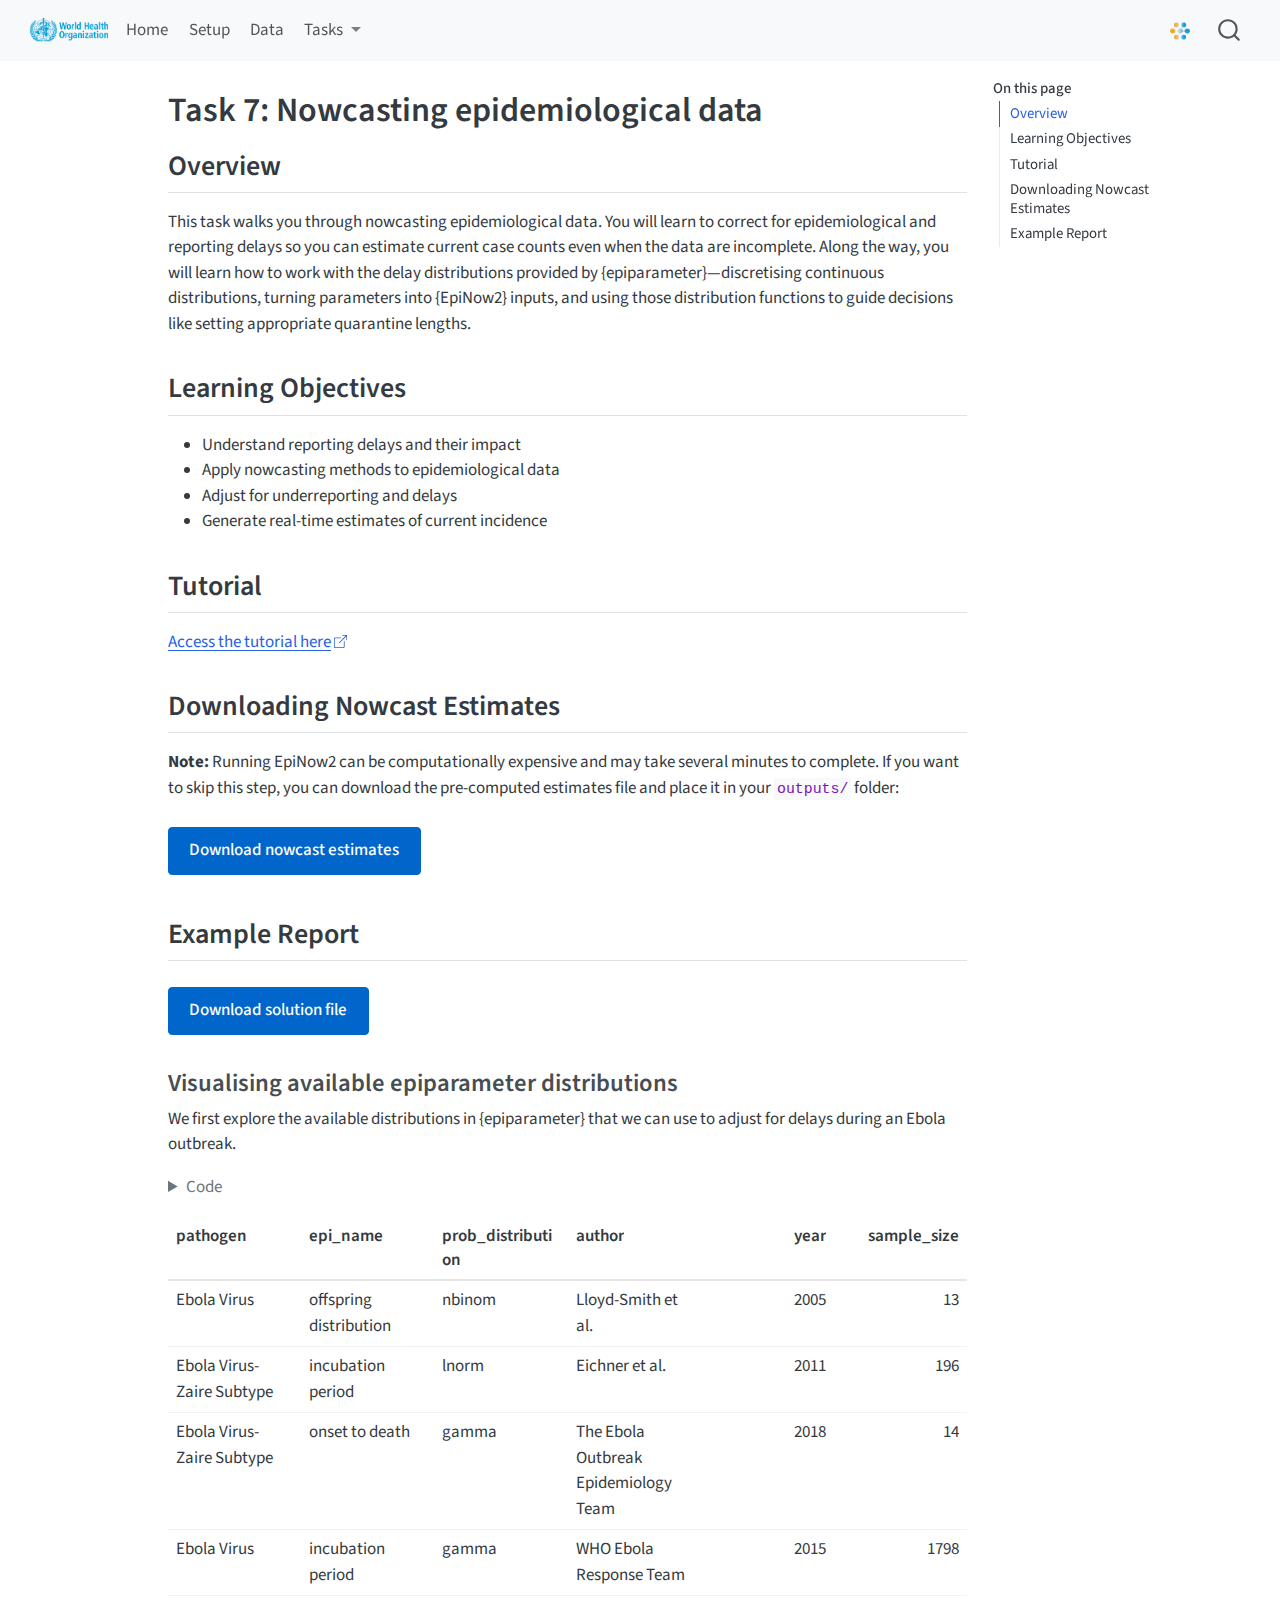
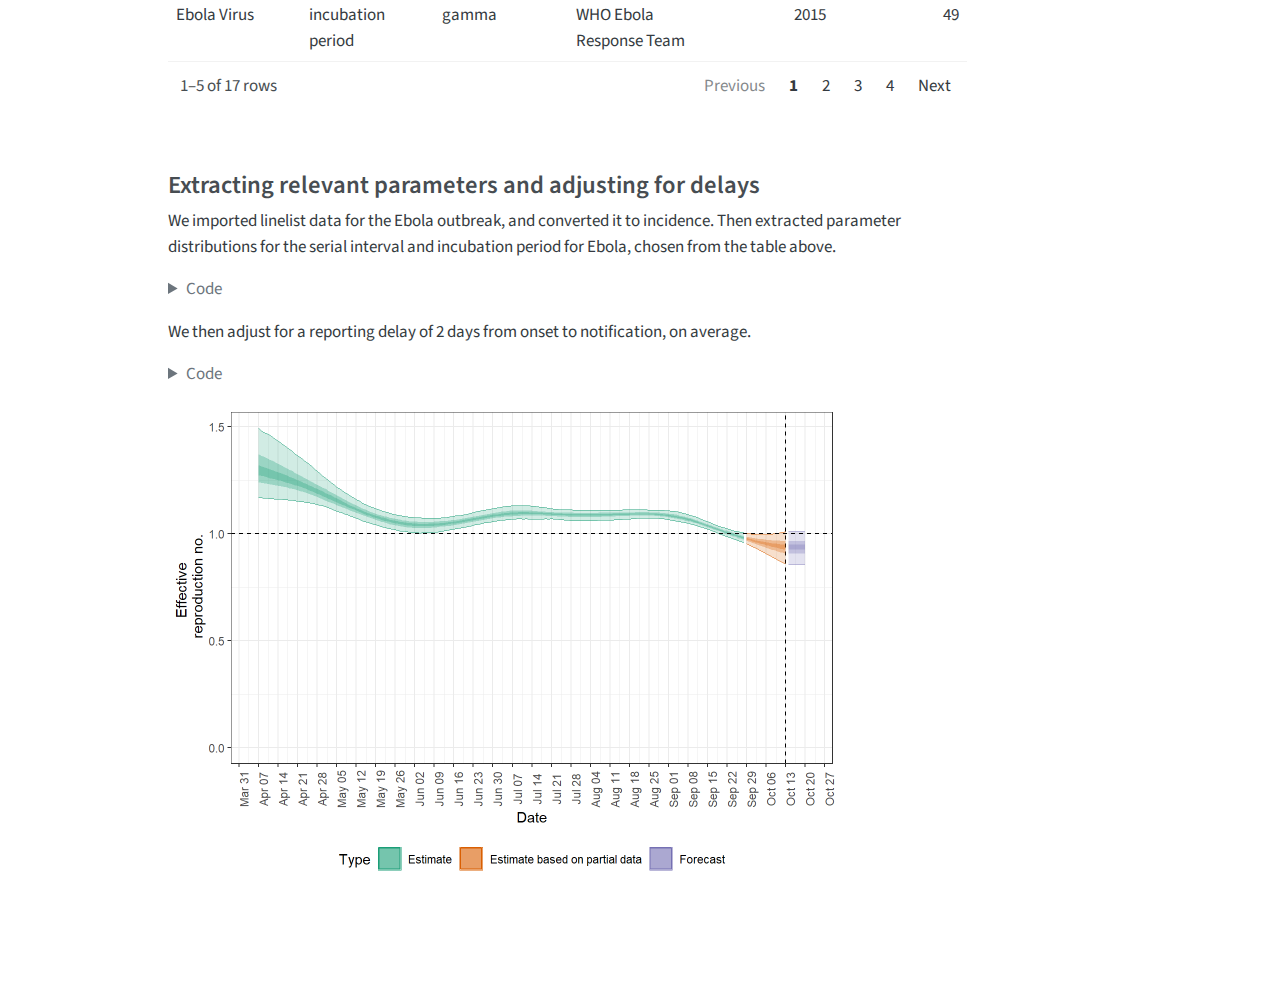
<file: docs/task7.html>
<!DOCTYPE html>
<html xmlns="http://www.w3.org/1999/xhtml" lang="en" xml:lang="en"><head>

<meta charset="utf-8">
<meta name="generator" content="quarto-1.6.39">

<meta name="viewport" content="width=device-width, initial-scale=1.0, user-scalable=yes">


<title>Task 7: Nowcasting epidemiological data</title>
<style>
code{white-space: pre-wrap;}
span.smallcaps{font-variant: small-caps;}
div.columns{display: flex; gap: min(4vw, 1.5em);}
div.column{flex: auto; overflow-x: auto;}
div.hanging-indent{margin-left: 1.5em; text-indent: -1.5em;}
ul.task-list{list-style: none;}
ul.task-list li input[type="checkbox"] {
  width: 0.8em;
  margin: 0 0.8em 0.2em -1em; /* quarto-specific, see https://github.com/quarto-dev/quarto-cli/issues/4556 */ 
  vertical-align: middle;
}
/* CSS for syntax highlighting */
pre > code.sourceCode { white-space: pre; position: relative; }
pre > code.sourceCode > span { line-height: 1.25; }
pre > code.sourceCode > span:empty { height: 1.2em; }
.sourceCode { overflow: visible; }
code.sourceCode > span { color: inherit; text-decoration: inherit; }
div.sourceCode { margin: 1em 0; }
pre.sourceCode { margin: 0; }
@media screen {
div.sourceCode { overflow: auto; }
}
@media print {
pre > code.sourceCode { white-space: pre-wrap; }
pre > code.sourceCode > span { display: inline-block; text-indent: -5em; padding-left: 5em; }
}
pre.numberSource code
  { counter-reset: source-line 0; }
pre.numberSource code > span
  { position: relative; left: -4em; counter-increment: source-line; }
pre.numberSource code > span > a:first-child::before
  { content: counter(source-line);
    position: relative; left: -1em; text-align: right; vertical-align: baseline;
    border: none; display: inline-block;
    -webkit-touch-callout: none; -webkit-user-select: none;
    -khtml-user-select: none; -moz-user-select: none;
    -ms-user-select: none; user-select: none;
    padding: 0 4px; width: 4em;
  }
pre.numberSource { margin-left: 3em;  padding-left: 4px; }
div.sourceCode
  {   }
@media screen {
pre > code.sourceCode > span > a:first-child::before { text-decoration: underline; }
}
</style>


<script src="site_libs/quarto-nav/quarto-nav.js"></script>
<script src="site_libs/quarto-nav/headroom.min.js"></script>
<script src="site_libs/clipboard/clipboard.min.js"></script>
<script src="site_libs/quarto-search/autocomplete.umd.js"></script>
<script src="site_libs/quarto-search/fuse.min.js"></script>
<script src="site_libs/quarto-search/quarto-search.js"></script>
<meta name="quarto:offset" content="./">
<link href=".//img/who_favicon.png" rel="icon" type="image/png">
<script src="site_libs/quarto-html/quarto.js"></script>
<script src="site_libs/quarto-html/popper.min.js"></script>
<script src="site_libs/quarto-html/tippy.umd.min.js"></script>
<script src="site_libs/quarto-html/anchor.min.js"></script>
<link href="site_libs/quarto-html/tippy.css" rel="stylesheet">
<link href="site_libs/quarto-html/quarto-syntax-highlighting-e26003cea8cd680ca0c55a263523d882.css" rel="stylesheet" id="quarto-text-highlighting-styles">
<script src="site_libs/bootstrap/bootstrap.min.js"></script>
<link href="site_libs/bootstrap/bootstrap-icons.css" rel="stylesheet">
<link href="site_libs/bootstrap/bootstrap-ddd961a2510921635943dfbbd19534c4.min.css" rel="stylesheet" append-hash="true" id="quarto-bootstrap" data-mode="light">
<script id="quarto-search-options" type="application/json">{
  "location": "navbar",
  "copy-button": false,
  "collapse-after": 3,
  "panel-placement": "end",
  "type": "overlay",
  "limit": 50,
  "keyboard-shortcut": [
    "f",
    "/",
    "s"
  ],
  "show-item-context": false,
  "language": {
    "search-no-results-text": "No results",
    "search-matching-documents-text": "matching documents",
    "search-copy-link-title": "Copy link to search",
    "search-hide-matches-text": "Hide additional matches",
    "search-more-match-text": "more match in this document",
    "search-more-matches-text": "more matches in this document",
    "search-clear-button-title": "Clear",
    "search-text-placeholder": "",
    "search-detached-cancel-button-title": "Cancel",
    "search-submit-button-title": "Submit",
    "search-label": "Search"
  }
}</script>
<script src="site_libs/core-js-2.5.3/shim.min.js"></script>

<script src="site_libs/react-18.2.0/react.min.js"></script>

<script src="site_libs/react-18.2.0/react-dom.min.js"></script>

<script src="site_libs/reactwidget-2.0.0/react-tools.js"></script>

<link href="site_libs/htmltools-fill-0.5.8.1/fill.css" rel="stylesheet">

<script src="site_libs/htmlwidgets-1.6.4/htmlwidgets.js"></script>

<link href="site_libs/reactable-0.4.4/reactable.css" rel="stylesheet">

<script src="site_libs/reactable-binding-0.4.4/reactable.js"></script>



<link rel="stylesheet" href="styles.css">
</head>

<body class="nav-fixed">

<div id="quarto-search-results"></div>
  <header id="quarto-header" class="headroom fixed-top">
    <nav class="navbar navbar-expand-lg " data-bs-theme="dark">
      <div class="navbar-container container-fluid">
      <div class="navbar-brand-container mx-auto">
    <a href="./index.html" class="navbar-brand navbar-brand-logo">
    <img src="./img/who_logo.png" alt="" class="navbar-logo">
    </a>
  </div>
            <div id="quarto-search" class="" title="Search"></div>
          <button class="navbar-toggler" type="button" data-bs-toggle="collapse" data-bs-target="#navbarCollapse" aria-controls="navbarCollapse" role="menu" aria-expanded="false" aria-label="Toggle navigation" onclick="if (window.quartoToggleHeadroom) { window.quartoToggleHeadroom(); }">
  <span class="navbar-toggler-icon"></span>
</button>
          <div class="collapse navbar-collapse" id="navbarCollapse">
            <ul class="navbar-nav navbar-nav-scroll me-auto">
  <li class="nav-item">
    <a class="nav-link" href="./index.html"> 
<span class="menu-text">Home</span></a>
  </li>  
  <li class="nav-item">
    <a class="nav-link" href="./setup.html"> 
<span class="menu-text">Setup</span></a>
  </li>  
  <li class="nav-item">
    <a class="nav-link" href="./data.html"> 
<span class="menu-text">Data</span></a>
  </li>  
  <li class="nav-item dropdown ">
    <a class="nav-link dropdown-toggle" href="#" id="nav-menu-tasks" role="link" data-bs-toggle="dropdown" aria-expanded="false">
 <span class="menu-text">Tasks</span>
    </a>
    <ul class="dropdown-menu" aria-labelledby="nav-menu-tasks">    
        <li>
    <a class="dropdown-item" href="./task1.html">
 <span class="dropdown-text">1. Generating a basic situation report</span></a>
  </li>  
        <li>
    <a class="dropdown-item" href="./task2.html">
 <span class="dropdown-text">2. Generating interactive maps</span></a>
  </li>  
        <li>
    <a class="dropdown-item" href="./task3.html">
 <span class="dropdown-text">3. Visualising transmission chains</span></a>
  </li>  
        <li>
    <a class="dropdown-item" href="./task4.html">
 <span class="dropdown-text">4. Getting epidemiological parameters</span></a>
  </li>  
        <li>
    <a class="dropdown-item" href="./task5.html">
 <span class="dropdown-text">5. Estimating disease severity</span></a>
  </li>  
        <li>
    <a class="dropdown-item" href="./task6.html">
 <span class="dropdown-text">6. Estimating the reproduction number</span></a>
  </li>  
        <li>
    <a class="dropdown-item" href="./task7.html">
 <span class="dropdown-text">7. Nowcasting epidemiological data</span></a>
  </li>  
        <li>
    <a class="dropdown-item" href="./task8.html">
 <span class="dropdown-text">8. Forecasting cases and deaths</span></a>
  </li>  
        <li>
    <a class="dropdown-item" href="./task9.html">
 <span class="dropdown-text">9. Simulating disease transmission</span></a>
  </li>  
    </ul>
  </li>
</ul>
            <ul class="navbar-nav navbar-nav-scroll ms-auto">
  <li class="nav-item">
    <a class="nav-link" href="https://collaboratory.who.int/forum/c/afro-ca-cop/"> 
<span class="menu-text"><img src="./img/collaboratory_logo.png" height="24px" style="vertical-align: middle; margin-right: 0.25em;"></span></a>
  </li>  
</ul>
          </div> <!-- /navcollapse -->
            <div class="quarto-navbar-tools">
</div>
      </div> <!-- /container-fluid -->
    </nav>
</header>
<!-- content -->
<div id="quarto-content" class="quarto-container page-columns page-rows-contents page-layout-article page-navbar">
<!-- sidebar -->
<!-- margin-sidebar -->
    <div id="quarto-margin-sidebar" class="sidebar margin-sidebar">
        <nav id="TOC" role="doc-toc" class="toc-active">
    <h2 id="toc-title">On this page</h2>
   
  <ul>
  <li><a href="#overview" id="toc-overview" class="nav-link active" data-scroll-target="#overview">Overview</a></li>
  <li><a href="#learning-objectives" id="toc-learning-objectives" class="nav-link" data-scroll-target="#learning-objectives">Learning Objectives</a></li>
  <li><a href="#tutorial" id="toc-tutorial" class="nav-link" data-scroll-target="#tutorial">Tutorial</a></li>
  <li><a href="#downloading-nowcast-estimates" id="toc-downloading-nowcast-estimates" class="nav-link" data-scroll-target="#downloading-nowcast-estimates">Downloading Nowcast Estimates</a></li>
  <li><a href="#example-report" id="toc-example-report" class="nav-link" data-scroll-target="#example-report">Example Report</a>
  <ul class="collapse">
  <li><a href="#visualising-available-epiparameter-distributions" id="toc-visualising-available-epiparameter-distributions" class="nav-link" data-scroll-target="#visualising-available-epiparameter-distributions">Visualising available epiparameter distributions</a></li>
  <li><a href="#extracting-relevant-parameters-and-adjusting-for-delays" id="toc-extracting-relevant-parameters-and-adjusting-for-delays" class="nav-link" data-scroll-target="#extracting-relevant-parameters-and-adjusting-for-delays">Extracting relevant parameters and adjusting for delays</a></li>
  </ul></li>
  </ul>
</nav>
    </div>
<!-- main -->
<main class="content" id="quarto-document-content">

<header id="title-block-header" class="quarto-title-block default">
<div class="quarto-title">
<h1 class="title">Task 7: Nowcasting epidemiological data</h1>
</div>



<div class="quarto-title-meta">

    
  
    
  </div>
  


</header>


<section id="overview" class="level2">
<h2 class="anchored" data-anchor-id="overview">Overview</h2>
<p>This task walks you through nowcasting epidemiological data. You will learn to correct for epidemiological and reporting delays so you can estimate current case counts even when the data are incomplete. Along the way, you will learn how to work with the delay distributions provided by {epiparameter}—discretising continuous distributions, turning parameters into {EpiNow2} inputs, and using those distribution functions to guide decisions like setting appropriate quarantine lengths.</p>
</section>
<section id="learning-objectives" class="level2">
<h2 class="anchored" data-anchor-id="learning-objectives">Learning Objectives</h2>
<ul>
<li>Understand reporting delays and their impact</li>
<li>Apply nowcasting methods to epidemiological data</li>
<li>Adjust for underreporting and delays</li>
<li>Generate real-time estimates of current incidence</li>
</ul>
</section>
<section id="tutorial" class="level2">
<h2 class="anchored" data-anchor-id="tutorial">Tutorial</h2>
<p><a href="https://epiverse-trace.github.io/tutorials-middle/delays-functions.html">Access the tutorial here</a></p>
</section>
<section id="downloading-nowcast-estimates" class="level2">
<h2 class="anchored" data-anchor-id="downloading-nowcast-estimates">Downloading Nowcast Estimates</h2>
<p><strong>Note:</strong> Running EpiNow2 can be computationally expensive and may take several minutes to complete. If you want to skip this step, you can download the pre-computed estimates file and place it in your <code>outputs/</code> folder:</p>
<p><a href="outputs/nowcast_estimates.rds" download="" class="btn btn-primary" target="_blank">Download nowcast estimates</a></p>
</section>
<section id="example-report" class="level2">
<h2 class="anchored" data-anchor-id="example-report">Example Report</h2>
<p><a href="data/solutions/task7_solution.qmd" download="" class="btn btn-primary" target="_blank">Download solution file</a></p>
<section id="visualising-available-epiparameter-distributions" class="level3">
<h3 class="anchored" data-anchor-id="visualising-available-epiparameter-distributions">Visualising available epiparameter distributions</h3>
<p>We first explore the available distributions in {epiparameter} that we can use to adjust for delays during an Ebola outbreak.</p>
<div class="cell">
<details class="code-fold">
<summary>Code</summary>
<div class="sourceCode cell-code" id="cb1"><pre class="sourceCode r code-with-copy"><code class="sourceCode r"><span id="cb1-1"><a href="#cb1-1" aria-hidden="true" tabindex="-1"></a><span class="co"># INSTALL AND LOAD PACKAGES</span></span>
<span id="cb1-2"><a href="#cb1-2" aria-hidden="true" tabindex="-1"></a>pacman<span class="sc">::</span><span class="fu">p_load</span>(tidyverse, EpiNow2, incidence2, reactable, rio)</span>
<span id="cb1-3"><a href="#cb1-3" aria-hidden="true" tabindex="-1"></a></span>
<span id="cb1-4"><a href="#cb1-4" aria-hidden="true" tabindex="-1"></a><span class="co"># List distributions</span></span>
<span id="cb1-5"><a href="#cb1-5" aria-hidden="true" tabindex="-1"></a>epiparameter<span class="sc">::</span><span class="fu">epiparameter_db</span>(<span class="at">disease =</span> <span class="st">"ebola"</span>) <span class="sc">|&gt;</span></span>
<span id="cb1-6"><a href="#cb1-6" aria-hidden="true" tabindex="-1"></a>  epiparameter<span class="sc">::</span><span class="fu">parameter_tbl</span>() <span class="sc">|&gt;</span></span>
<span id="cb1-7"><a href="#cb1-7" aria-hidden="true" tabindex="-1"></a>  <span class="fu">select</span>(<span class="sc">-</span>disease) <span class="sc">|&gt;</span></span>
<span id="cb1-8"><a href="#cb1-8" aria-hidden="true" tabindex="-1"></a>  reactable<span class="sc">::</span><span class="fu">reactable</span>(<span class="at">defaultPageSize =</span> <span class="dv">5</span>)</span></code><button title="Copy to Clipboard" class="code-copy-button"><i class="bi"></i></button></pre></div>
</details>
<div class="cell-output-display">
<div class="reactable html-widget html-fill-item" id="htmlwidget-c9c754dacf0ce0cff17b" style="width:auto;height:auto;"></div>
<script type="application/json" data-for="htmlwidget-c9c754dacf0ce0cff17b">{"x":{"tag":{"name":"Reactable","attribs":{"data":{"pathogen":["Ebola Virus","Ebola Virus-Zaire Subtype","Ebola Virus-Zaire Subtype","Ebola Virus","Ebola Virus","Ebola Virus","Ebola Virus","Ebola Virus","Ebola Virus","Ebola Virus","Ebola Virus","Ebola Virus","Ebola Virus","Ebola Virus","Ebola Virus","Ebola Virus","Ebola Virus"],"epi_name":["offspring distribution","incubation period","onset to death","incubation period","incubation period","incubation period","incubation period","serial interval","serial interval","serial interval","serial interval","hospitalisation to death","hospitalisation to discharge","notification to death","notification to discharge","onset to death","onset to discharge"],"prob_distribution":["nbinom","lnorm","gamma","gamma","gamma","gamma","gamma","gamma","gamma","gamma","gamma","gamma","gamma","gamma","gamma","gamma","gamma"],"author":["Lloyd-Smith et al.","Eichner et al.","The Ebola Outbreak Epidemiology Team","WHO Ebola Response Team","WHO Ebola Response Team","WHO Ebola Response Team","WHO Ebola Response Team","WHO Ebola Response Team","WHO Ebola Response Team","WHO Ebola Response Team","WHO Ebola Response Team","WHO Ebola Response Team","WHO Ebola Response Team","WHO Ebola Response Team","WHO Ebola Response Team","WHO Ebola Response Team","WHO Ebola Response Team"],"year":[2005,2011,2018,2015,2015,2015,2015,2015,2015,2015,2015,2015,2015,2015,2015,2015,2015],"sample_size":[13,196,14,1798,49,957,792,305,37,147,112,1167,1004,2536,1324,2741,1335]},"columns":[{"id":"pathogen","name":"pathogen","type":"character"},{"id":"epi_name","name":"epi_name","type":"character"},{"id":"prob_distribution","name":"prob_distribution","type":"character"},{"id":"author","name":"author","type":"character"},{"id":"year","name":"year","type":"numeric"},{"id":"sample_size","name":"sample_size","type":"numeric"}],"defaultPageSize":5,"dataKey":"47d49889a7a70b46bf8e67eea9d22a0f"},"children":[]},"class":"reactR_markup"},"evals":[],"jsHooks":[]}</script>
</div>
</div>
</section>
<section id="extracting-relevant-parameters-and-adjusting-for-delays" class="level3">
<h3 class="anchored" data-anchor-id="extracting-relevant-parameters-and-adjusting-for-delays">Extracting relevant parameters and adjusting for delays</h3>
<p>We imported linelist data for the Ebola outbreak, and converted it to incidence. Then extracted parameter distributions for the serial interval and incubation period for Ebola, chosen from the table above.</p>
<div class="cell">
<details class="code-fold">
<summary>Code</summary>
<div class="sourceCode cell-code" id="cb2"><pre class="sourceCode r code-with-copy"><code class="sourceCode r"><span id="cb2-1"><a href="#cb2-1" aria-hidden="true" tabindex="-1"></a><span class="co"># LOAD DATA</span></span>
<span id="cb2-2"><a href="#cb2-2" aria-hidden="true" tabindex="-1"></a><span class="co"># Import linelist data and convert to incidence</span></span>
<span id="cb2-3"><a href="#cb2-3" aria-hidden="true" tabindex="-1"></a>ebola_incidence <span class="ot">&lt;-</span> <span class="fu">readRDS</span>(<span class="st">"data/linelist.rds"</span>) <span class="sc">|&gt;</span></span>
<span id="cb2-4"><a href="#cb2-4" aria-hidden="true" tabindex="-1"></a>  incidence2<span class="sc">::</span><span class="fu">incidence</span>(</span>
<span id="cb2-5"><a href="#cb2-5" aria-hidden="true" tabindex="-1"></a>    <span class="at">date_index =</span> <span class="st">"date_onset"</span>,</span>
<span id="cb2-6"><a href="#cb2-6" aria-hidden="true" tabindex="-1"></a>    <span class="at">count_values_to =</span> <span class="st">"confirm"</span>,</span>
<span id="cb2-7"><a href="#cb2-7" aria-hidden="true" tabindex="-1"></a>    <span class="at">date_names_to =</span> <span class="st">"date"</span>,</span>
<span id="cb2-8"><a href="#cb2-8" aria-hidden="true" tabindex="-1"></a>    <span class="at">complete_dates =</span> <span class="cn">TRUE</span></span>
<span id="cb2-9"><a href="#cb2-9" aria-hidden="true" tabindex="-1"></a>  ) <span class="sc">|&gt;</span></span>
<span id="cb2-10"><a href="#cb2-10" aria-hidden="true" tabindex="-1"></a>  dplyr<span class="sc">::</span><span class="fu">select</span>(<span class="sc">-</span>count_variable)</span>
<span id="cb2-11"><a href="#cb2-11" aria-hidden="true" tabindex="-1"></a></span>
<span id="cb2-12"><a href="#cb2-12" aria-hidden="true" tabindex="-1"></a><span class="co"># serial interval ---------------------------------------------------------</span></span>
<span id="cb2-13"><a href="#cb2-13" aria-hidden="true" tabindex="-1"></a></span>
<span id="cb2-14"><a href="#cb2-14" aria-hidden="true" tabindex="-1"></a><span class="co"># subset one distribution for the SI</span></span>
<span id="cb2-15"><a href="#cb2-15" aria-hidden="true" tabindex="-1"></a>ebola_serial <span class="ot">&lt;-</span> epiparameter<span class="sc">::</span><span class="fu">epiparameter_db</span>(</span>
<span id="cb2-16"><a href="#cb2-16" aria-hidden="true" tabindex="-1"></a>  <span class="at">disease =</span> <span class="st">"ebola"</span>,</span>
<span id="cb2-17"><a href="#cb2-17" aria-hidden="true" tabindex="-1"></a>  <span class="at">epi_name =</span> <span class="st">"serial"</span>,</span>
<span id="cb2-18"><a href="#cb2-18" aria-hidden="true" tabindex="-1"></a>  <span class="at">single_epiparameter =</span> <span class="cn">TRUE</span></span>
<span id="cb2-19"><a href="#cb2-19" aria-hidden="true" tabindex="-1"></a>)</span>
<span id="cb2-20"><a href="#cb2-20" aria-hidden="true" tabindex="-1"></a></span>
<span id="cb2-21"><a href="#cb2-21" aria-hidden="true" tabindex="-1"></a><span class="co"># adapt SI epiparameter object to EpiNow2</span></span>
<span id="cb2-22"><a href="#cb2-22" aria-hidden="true" tabindex="-1"></a>ebola_serial_discrete <span class="ot">&lt;-</span> epiparameter<span class="sc">::</span><span class="fu">discretise</span>(ebola_serial)</span>
<span id="cb2-23"><a href="#cb2-23" aria-hidden="true" tabindex="-1"></a></span>
<span id="cb2-24"><a href="#cb2-24" aria-hidden="true" tabindex="-1"></a>serial_interval_ebola <span class="ot">&lt;-</span></span>
<span id="cb2-25"><a href="#cb2-25" aria-hidden="true" tabindex="-1"></a>  EpiNow2<span class="sc">::</span><span class="fu">Gamma</span>(</span>
<span id="cb2-26"><a href="#cb2-26" aria-hidden="true" tabindex="-1"></a>    <span class="at">mean =</span> ebola_serial<span class="sc">$</span>summary_stats<span class="sc">$</span>mean,</span>
<span id="cb2-27"><a href="#cb2-27" aria-hidden="true" tabindex="-1"></a>    <span class="at">sd =</span> ebola_serial<span class="sc">$</span>summary_stats<span class="sc">$</span>sd,</span>
<span id="cb2-28"><a href="#cb2-28" aria-hidden="true" tabindex="-1"></a>    <span class="at">max =</span> <span class="fu">quantile</span>(ebola_serial_discrete, <span class="at">p =</span> <span class="fl">0.99</span>)</span>
<span id="cb2-29"><a href="#cb2-29" aria-hidden="true" tabindex="-1"></a>  )</span>
<span id="cb2-30"><a href="#cb2-30" aria-hidden="true" tabindex="-1"></a></span>
<span id="cb2-31"><a href="#cb2-31" aria-hidden="true" tabindex="-1"></a><span class="co"># incubation period ---------------------------------------------------------</span></span>
<span id="cb2-32"><a href="#cb2-32" aria-hidden="true" tabindex="-1"></a></span>
<span id="cb2-33"><a href="#cb2-33" aria-hidden="true" tabindex="-1"></a><span class="co"># subset one distribution for ebola incubation period</span></span>
<span id="cb2-34"><a href="#cb2-34" aria-hidden="true" tabindex="-1"></a>ebola_incubation <span class="ot">&lt;-</span> epiparameter<span class="sc">::</span><span class="fu">epiparameter_db</span>(</span>
<span id="cb2-35"><a href="#cb2-35" aria-hidden="true" tabindex="-1"></a>  <span class="at">disease =</span> <span class="st">"ebola"</span>,</span>
<span id="cb2-36"><a href="#cb2-36" aria-hidden="true" tabindex="-1"></a>  <span class="at">epi_name =</span> <span class="st">"incubation"</span>,</span>
<span id="cb2-37"><a href="#cb2-37" aria-hidden="true" tabindex="-1"></a>  <span class="at">single_epiparameter =</span> <span class="cn">TRUE</span></span>
<span id="cb2-38"><a href="#cb2-38" aria-hidden="true" tabindex="-1"></a>)</span>
<span id="cb2-39"><a href="#cb2-39" aria-hidden="true" tabindex="-1"></a></span>
<span id="cb2-40"><a href="#cb2-40" aria-hidden="true" tabindex="-1"></a><span class="co"># adapt IP epiparameter object to EpiNow2</span></span>
<span id="cb2-41"><a href="#cb2-41" aria-hidden="true" tabindex="-1"></a>ebola_incubation_discrete <span class="ot">&lt;-</span> epiparameter<span class="sc">::</span><span class="fu">discretise</span>(ebola_incubation)</span>
<span id="cb2-42"><a href="#cb2-42" aria-hidden="true" tabindex="-1"></a></span>
<span id="cb2-43"><a href="#cb2-43" aria-hidden="true" tabindex="-1"></a>incubation_period_ebola <span class="ot">&lt;-</span></span>
<span id="cb2-44"><a href="#cb2-44" aria-hidden="true" tabindex="-1"></a>  EpiNow2<span class="sc">::</span><span class="fu">Gamma</span>(</span>
<span id="cb2-45"><a href="#cb2-45" aria-hidden="true" tabindex="-1"></a>    <span class="at">mean =</span> ebola_incubation<span class="sc">$</span>summary_stats<span class="sc">$</span>mean,</span>
<span id="cb2-46"><a href="#cb2-46" aria-hidden="true" tabindex="-1"></a>    <span class="at">sd =</span> ebola_incubation<span class="sc">$</span>summary_stats<span class="sc">$</span>sd,</span>
<span id="cb2-47"><a href="#cb2-47" aria-hidden="true" tabindex="-1"></a>    <span class="at">max =</span> <span class="fu">quantile</span>(ebola_serial_discrete, <span class="at">p =</span> <span class="fl">0.99</span>)</span>
<span id="cb2-48"><a href="#cb2-48" aria-hidden="true" tabindex="-1"></a>  )</span>
<span id="cb2-49"><a href="#cb2-49" aria-hidden="true" tabindex="-1"></a></span>
<span id="cb2-50"><a href="#cb2-50" aria-hidden="true" tabindex="-1"></a><span class="co"># reporting delay ---------------------------------------------------------</span></span>
<span id="cb2-51"><a href="#cb2-51" aria-hidden="true" tabindex="-1"></a>reporting_delay <span class="ot">&lt;-</span> EpiNow2<span class="sc">::</span><span class="fu">LogNormal</span>(</span>
<span id="cb2-52"><a href="#cb2-52" aria-hidden="true" tabindex="-1"></a>  <span class="at">mean =</span> <span class="dv">2</span>,</span>
<span id="cb2-53"><a href="#cb2-53" aria-hidden="true" tabindex="-1"></a>  <span class="at">sd =</span> <span class="dv">1</span>,</span>
<span id="cb2-54"><a href="#cb2-54" aria-hidden="true" tabindex="-1"></a>  <span class="at">max =</span> <span class="dv">10</span></span>
<span id="cb2-55"><a href="#cb2-55" aria-hidden="true" tabindex="-1"></a>)</span>
<span id="cb2-56"><a href="#cb2-56" aria-hidden="true" tabindex="-1"></a></span>
<span id="cb2-57"><a href="#cb2-57" aria-hidden="true" tabindex="-1"></a><span class="co"># check if the analysis has been run before and run EpiNow2 if not</span></span>
<span id="cb2-58"><a href="#cb2-58" aria-hidden="true" tabindex="-1"></a>file_name <span class="ot">&lt;-</span> <span class="st">"outputs/nowcast_estimates.rds"</span></span>
<span id="cb2-59"><a href="#cb2-59" aria-hidden="true" tabindex="-1"></a><span class="cf">if</span> (<span class="fu">file.exists</span>(file_name)) {</span>
<span id="cb2-60"><a href="#cb2-60" aria-hidden="true" tabindex="-1"></a>  nowcast_estimates <span class="ot">&lt;-</span> <span class="fu">import</span>(file_name)</span>
<span id="cb2-61"><a href="#cb2-61" aria-hidden="true" tabindex="-1"></a>} <span class="cf">else</span> {</span>
<span id="cb2-62"><a href="#cb2-62" aria-hidden="true" tabindex="-1"></a>  <span class="co"># nowcasting with epinow ---------------------------------------------------</span></span>
<span id="cb2-63"><a href="#cb2-63" aria-hidden="true" tabindex="-1"></a>  withr<span class="sc">::</span><span class="fu">local_options</span>(base<span class="sc">::</span><span class="fu">list</span>(<span class="at">mc.cores =</span> <span class="dv">4</span>))</span>
<span id="cb2-64"><a href="#cb2-64" aria-hidden="true" tabindex="-1"></a>  nowcast_estimates <span class="ot">&lt;-</span> EpiNow2<span class="sc">::</span><span class="fu">estimate_infections</span>(</span>
<span id="cb2-65"><a href="#cb2-65" aria-hidden="true" tabindex="-1"></a>    <span class="at">data =</span> ebola_incidence,</span>
<span id="cb2-66"><a href="#cb2-66" aria-hidden="true" tabindex="-1"></a>    <span class="at">generation_time =</span> EpiNow2<span class="sc">::</span><span class="fu">generation_time_opts</span>(serial_interval_ebola),</span>
<span id="cb2-67"><a href="#cb2-67" aria-hidden="true" tabindex="-1"></a>    <span class="at">delays =</span> EpiNow2<span class="sc">::</span><span class="fu">delay_opts</span>(incubation_period_ebola <span class="sc">+</span> reporting_delay),</span>
<span id="cb2-68"><a href="#cb2-68" aria-hidden="true" tabindex="-1"></a>    <span class="at">forecast =</span> <span class="cn">NULL</span>,</span>
<span id="cb2-69"><a href="#cb2-69" aria-hidden="true" tabindex="-1"></a>    <span class="at">stan =</span> EpiNow2<span class="sc">::</span><span class="fu">stan_opts</span>(<span class="at">samples =</span> <span class="dv">500</span>, <span class="at">chains =</span> <span class="dv">2</span>)</span>
<span id="cb2-70"><a href="#cb2-70" aria-hidden="true" tabindex="-1"></a>  )</span>
<span id="cb2-71"><a href="#cb2-71" aria-hidden="true" tabindex="-1"></a>  <span class="fu">export</span>(nowcast_estimates, file_name)</span>
<span id="cb2-72"><a href="#cb2-72" aria-hidden="true" tabindex="-1"></a>}</span></code><button title="Copy to Clipboard" class="code-copy-button"><i class="bi"></i></button></pre></div>
</details>
</div>
<p>We then adjust for a reporting delay of 2 days from onset to notification, on average.</p>
<div class="cell">
<details class="code-fold">
<summary>Code</summary>
<div class="sourceCode cell-code" id="cb3"><pre class="sourceCode r code-with-copy"><code class="sourceCode r"><span id="cb3-1"><a href="#cb3-1" aria-hidden="true" tabindex="-1"></a><span class="fu">plot</span>(nowcast_estimates, <span class="at">type =</span> <span class="st">"infections"</span>)</span></code><button title="Copy to Clipboard" class="code-copy-button"><i class="bi"></i></button></pre></div>
</details>
<div class="cell-output-display">
<div>
<figure class="figure">
<p><img src="task7_files/figure-html/unnamed-chunk-3-1.png" class="img-fluid figure-img" width="672"></p>
</figure>
</div>
</div>
</div>


</section>
</section>

</main> <!-- /main -->
<script id="quarto-html-after-body" type="application/javascript">
window.document.addEventListener("DOMContentLoaded", function (event) {
  const toggleBodyColorMode = (bsSheetEl) => {
    const mode = bsSheetEl.getAttribute("data-mode");
    const bodyEl = window.document.querySelector("body");
    if (mode === "dark") {
      bodyEl.classList.add("quarto-dark");
      bodyEl.classList.remove("quarto-light");
    } else {
      bodyEl.classList.add("quarto-light");
      bodyEl.classList.remove("quarto-dark");
    }
  }
  const toggleBodyColorPrimary = () => {
    const bsSheetEl = window.document.querySelector("link#quarto-bootstrap");
    if (bsSheetEl) {
      toggleBodyColorMode(bsSheetEl);
    }
  }
  toggleBodyColorPrimary();  
  const icon = "";
  const anchorJS = new window.AnchorJS();
  anchorJS.options = {
    placement: 'right',
    icon: icon
  };
  anchorJS.add('.anchored');
  const isCodeAnnotation = (el) => {
    for (const clz of el.classList) {
      if (clz.startsWith('code-annotation-')) {                     
        return true;
      }
    }
    return false;
  }
  const onCopySuccess = function(e) {
    // button target
    const button = e.trigger;
    // don't keep focus
    button.blur();
    // flash "checked"
    button.classList.add('code-copy-button-checked');
    var currentTitle = button.getAttribute("title");
    button.setAttribute("title", "Copied!");
    let tooltip;
    if (window.bootstrap) {
      button.setAttribute("data-bs-toggle", "tooltip");
      button.setAttribute("data-bs-placement", "left");
      button.setAttribute("data-bs-title", "Copied!");
      tooltip = new bootstrap.Tooltip(button, 
        { trigger: "manual", 
          customClass: "code-copy-button-tooltip",
          offset: [0, -8]});
      tooltip.show();    
    }
    setTimeout(function() {
      if (tooltip) {
        tooltip.hide();
        button.removeAttribute("data-bs-title");
        button.removeAttribute("data-bs-toggle");
        button.removeAttribute("data-bs-placement");
      }
      button.setAttribute("title", currentTitle);
      button.classList.remove('code-copy-button-checked');
    }, 1000);
    // clear code selection
    e.clearSelection();
  }
  const getTextToCopy = function(trigger) {
      const codeEl = trigger.previousElementSibling.cloneNode(true);
      for (const childEl of codeEl.children) {
        if (isCodeAnnotation(childEl)) {
          childEl.remove();
        }
      }
      return codeEl.innerText;
  }
  const clipboard = new window.ClipboardJS('.code-copy-button:not([data-in-quarto-modal])', {
    text: getTextToCopy
  });
  clipboard.on('success', onCopySuccess);
  if (window.document.getElementById('quarto-embedded-source-code-modal')) {
    const clipboardModal = new window.ClipboardJS('.code-copy-button[data-in-quarto-modal]', {
      text: getTextToCopy,
      container: window.document.getElementById('quarto-embedded-source-code-modal')
    });
    clipboardModal.on('success', onCopySuccess);
  }
    var localhostRegex = new RegExp(/^(?:http|https):\/\/localhost\:?[0-9]*\//);
    var mailtoRegex = new RegExp(/^mailto:/);
      var filterRegex = new RegExp('/' + window.location.host + '/');
    var isInternal = (href) => {
        return filterRegex.test(href) || localhostRegex.test(href) || mailtoRegex.test(href);
    }
    // Inspect non-navigation links and adorn them if external
 	var links = window.document.querySelectorAll('a[href]:not(.nav-link):not(.navbar-brand):not(.toc-action):not(.sidebar-link):not(.sidebar-item-toggle):not(.pagination-link):not(.no-external):not([aria-hidden]):not(.dropdown-item):not(.quarto-navigation-tool):not(.about-link)');
    for (var i=0; i<links.length; i++) {
      const link = links[i];
      if (!isInternal(link.href)) {
        // undo the damage that might have been done by quarto-nav.js in the case of
        // links that we want to consider external
        if (link.dataset.originalHref !== undefined) {
          link.href = link.dataset.originalHref;
        }
          // target, if specified
          link.setAttribute("target", "_blank");
          if (link.getAttribute("rel") === null) {
            link.setAttribute("rel", "noopener");
          }
          // default icon
          link.classList.add("external");
      }
    }
  function tippyHover(el, contentFn, onTriggerFn, onUntriggerFn) {
    const config = {
      allowHTML: true,
      maxWidth: 500,
      delay: 100,
      arrow: false,
      appendTo: function(el) {
          return el.parentElement;
      },
      interactive: true,
      interactiveBorder: 10,
      theme: 'quarto',
      placement: 'bottom-start',
    };
    if (contentFn) {
      config.content = contentFn;
    }
    if (onTriggerFn) {
      config.onTrigger = onTriggerFn;
    }
    if (onUntriggerFn) {
      config.onUntrigger = onUntriggerFn;
    }
    window.tippy(el, config); 
  }
  const noterefs = window.document.querySelectorAll('a[role="doc-noteref"]');
  for (var i=0; i<noterefs.length; i++) {
    const ref = noterefs[i];
    tippyHover(ref, function() {
      // use id or data attribute instead here
      let href = ref.getAttribute('data-footnote-href') || ref.getAttribute('href');
      try { href = new URL(href).hash; } catch {}
      const id = href.replace(/^#\/?/, "");
      const note = window.document.getElementById(id);
      if (note) {
        return note.innerHTML;
      } else {
        return "";
      }
    });
  }
  const xrefs = window.document.querySelectorAll('a.quarto-xref');
  const processXRef = (id, note) => {
    // Strip column container classes
    const stripColumnClz = (el) => {
      el.classList.remove("page-full", "page-columns");
      if (el.children) {
        for (const child of el.children) {
          stripColumnClz(child);
        }
      }
    }
    stripColumnClz(note)
    if (id === null || id.startsWith('sec-')) {
      // Special case sections, only their first couple elements
      const container = document.createElement("div");
      if (note.children && note.children.length > 2) {
        container.appendChild(note.children[0].cloneNode(true));
        for (let i = 1; i < note.children.length; i++) {
          const child = note.children[i];
          if (child.tagName === "P" && child.innerText === "") {
            continue;
          } else {
            container.appendChild(child.cloneNode(true));
            break;
          }
        }
        if (window.Quarto?.typesetMath) {
          window.Quarto.typesetMath(container);
        }
        return container.innerHTML
      } else {
        if (window.Quarto?.typesetMath) {
          window.Quarto.typesetMath(note);
        }
        return note.innerHTML;
      }
    } else {
      // Remove any anchor links if they are present
      const anchorLink = note.querySelector('a.anchorjs-link');
      if (anchorLink) {
        anchorLink.remove();
      }
      if (window.Quarto?.typesetMath) {
        window.Quarto.typesetMath(note);
      }
      if (note.classList.contains("callout")) {
        return note.outerHTML;
      } else {
        return note.innerHTML;
      }
    }
  }
  for (var i=0; i<xrefs.length; i++) {
    const xref = xrefs[i];
    tippyHover(xref, undefined, function(instance) {
      instance.disable();
      let url = xref.getAttribute('href');
      let hash = undefined; 
      if (url.startsWith('#')) {
        hash = url;
      } else {
        try { hash = new URL(url).hash; } catch {}
      }
      if (hash) {
        const id = hash.replace(/^#\/?/, "");
        const note = window.document.getElementById(id);
        if (note !== null) {
          try {
            const html = processXRef(id, note.cloneNode(true));
            instance.setContent(html);
          } finally {
            instance.enable();
            instance.show();
          }
        } else {
          // See if we can fetch this
          fetch(url.split('#')[0])
          .then(res => res.text())
          .then(html => {
            const parser = new DOMParser();
            const htmlDoc = parser.parseFromString(html, "text/html");
            const note = htmlDoc.getElementById(id);
            if (note !== null) {
              const html = processXRef(id, note);
              instance.setContent(html);
            } 
          }).finally(() => {
            instance.enable();
            instance.show();
          });
        }
      } else {
        // See if we can fetch a full url (with no hash to target)
        // This is a special case and we should probably do some content thinning / targeting
        fetch(url)
        .then(res => res.text())
        .then(html => {
          const parser = new DOMParser();
          const htmlDoc = parser.parseFromString(html, "text/html");
          const note = htmlDoc.querySelector('main.content');
          if (note !== null) {
            // This should only happen for chapter cross references
            // (since there is no id in the URL)
            // remove the first header
            if (note.children.length > 0 && note.children[0].tagName === "HEADER") {
              note.children[0].remove();
            }
            const html = processXRef(null, note);
            instance.setContent(html);
          } 
        }).finally(() => {
          instance.enable();
          instance.show();
        });
      }
    }, function(instance) {
    });
  }
      let selectedAnnoteEl;
      const selectorForAnnotation = ( cell, annotation) => {
        let cellAttr = 'data-code-cell="' + cell + '"';
        let lineAttr = 'data-code-annotation="' +  annotation + '"';
        const selector = 'span[' + cellAttr + '][' + lineAttr + ']';
        return selector;
      }
      const selectCodeLines = (annoteEl) => {
        const doc = window.document;
        const targetCell = annoteEl.getAttribute("data-target-cell");
        const targetAnnotation = annoteEl.getAttribute("data-target-annotation");
        const annoteSpan = window.document.querySelector(selectorForAnnotation(targetCell, targetAnnotation));
        const lines = annoteSpan.getAttribute("data-code-lines").split(",");
        const lineIds = lines.map((line) => {
          return targetCell + "-" + line;
        })
        let top = null;
        let height = null;
        let parent = null;
        if (lineIds.length > 0) {
            //compute the position of the single el (top and bottom and make a div)
            const el = window.document.getElementById(lineIds[0]);
            top = el.offsetTop;
            height = el.offsetHeight;
            parent = el.parentElement.parentElement;
          if (lineIds.length > 1) {
            const lastEl = window.document.getElementById(lineIds[lineIds.length - 1]);
            const bottom = lastEl.offsetTop + lastEl.offsetHeight;
            height = bottom - top;
          }
          if (top !== null && height !== null && parent !== null) {
            // cook up a div (if necessary) and position it 
            let div = window.document.getElementById("code-annotation-line-highlight");
            if (div === null) {
              div = window.document.createElement("div");
              div.setAttribute("id", "code-annotation-line-highlight");
              div.style.position = 'absolute';
              parent.appendChild(div);
            }
            div.style.top = top - 2 + "px";
            div.style.height = height + 4 + "px";
            div.style.left = 0;
            let gutterDiv = window.document.getElementById("code-annotation-line-highlight-gutter");
            if (gutterDiv === null) {
              gutterDiv = window.document.createElement("div");
              gutterDiv.setAttribute("id", "code-annotation-line-highlight-gutter");
              gutterDiv.style.position = 'absolute';
              const codeCell = window.document.getElementById(targetCell);
              const gutter = codeCell.querySelector('.code-annotation-gutter');
              gutter.appendChild(gutterDiv);
            }
            gutterDiv.style.top = top - 2 + "px";
            gutterDiv.style.height = height + 4 + "px";
          }
          selectedAnnoteEl = annoteEl;
        }
      };
      const unselectCodeLines = () => {
        const elementsIds = ["code-annotation-line-highlight", "code-annotation-line-highlight-gutter"];
        elementsIds.forEach((elId) => {
          const div = window.document.getElementById(elId);
          if (div) {
            div.remove();
          }
        });
        selectedAnnoteEl = undefined;
      };
        // Handle positioning of the toggle
    window.addEventListener(
      "resize",
      throttle(() => {
        elRect = undefined;
        if (selectedAnnoteEl) {
          selectCodeLines(selectedAnnoteEl);
        }
      }, 10)
    );
    function throttle(fn, ms) {
    let throttle = false;
    let timer;
      return (...args) => {
        if(!throttle) { // first call gets through
            fn.apply(this, args);
            throttle = true;
        } else { // all the others get throttled
            if(timer) clearTimeout(timer); // cancel #2
            timer = setTimeout(() => {
              fn.apply(this, args);
              timer = throttle = false;
            }, ms);
        }
      };
    }
      // Attach click handler to the DT
      const annoteDls = window.document.querySelectorAll('dt[data-target-cell]');
      for (const annoteDlNode of annoteDls) {
        annoteDlNode.addEventListener('click', (event) => {
          const clickedEl = event.target;
          if (clickedEl !== selectedAnnoteEl) {
            unselectCodeLines();
            const activeEl = window.document.querySelector('dt[data-target-cell].code-annotation-active');
            if (activeEl) {
              activeEl.classList.remove('code-annotation-active');
            }
            selectCodeLines(clickedEl);
            clickedEl.classList.add('code-annotation-active');
          } else {
            // Unselect the line
            unselectCodeLines();
            clickedEl.classList.remove('code-annotation-active');
          }
        });
      }
  const findCites = (el) => {
    const parentEl = el.parentElement;
    if (parentEl) {
      const cites = parentEl.dataset.cites;
      if (cites) {
        return {
          el,
          cites: cites.split(' ')
        };
      } else {
        return findCites(el.parentElement)
      }
    } else {
      return undefined;
    }
  };
  var bibliorefs = window.document.querySelectorAll('a[role="doc-biblioref"]');
  for (var i=0; i<bibliorefs.length; i++) {
    const ref = bibliorefs[i];
    const citeInfo = findCites(ref);
    if (citeInfo) {
      tippyHover(citeInfo.el, function() {
        var popup = window.document.createElement('div');
        citeInfo.cites.forEach(function(cite) {
          var citeDiv = window.document.createElement('div');
          citeDiv.classList.add('hanging-indent');
          citeDiv.classList.add('csl-entry');
          var biblioDiv = window.document.getElementById('ref-' + cite);
          if (biblioDiv) {
            citeDiv.innerHTML = biblioDiv.innerHTML;
          }
          popup.appendChild(citeDiv);
        });
        return popup.innerHTML;
      });
    }
  }
});
</script>
</div> <!-- /content -->




</body></html>
</file>
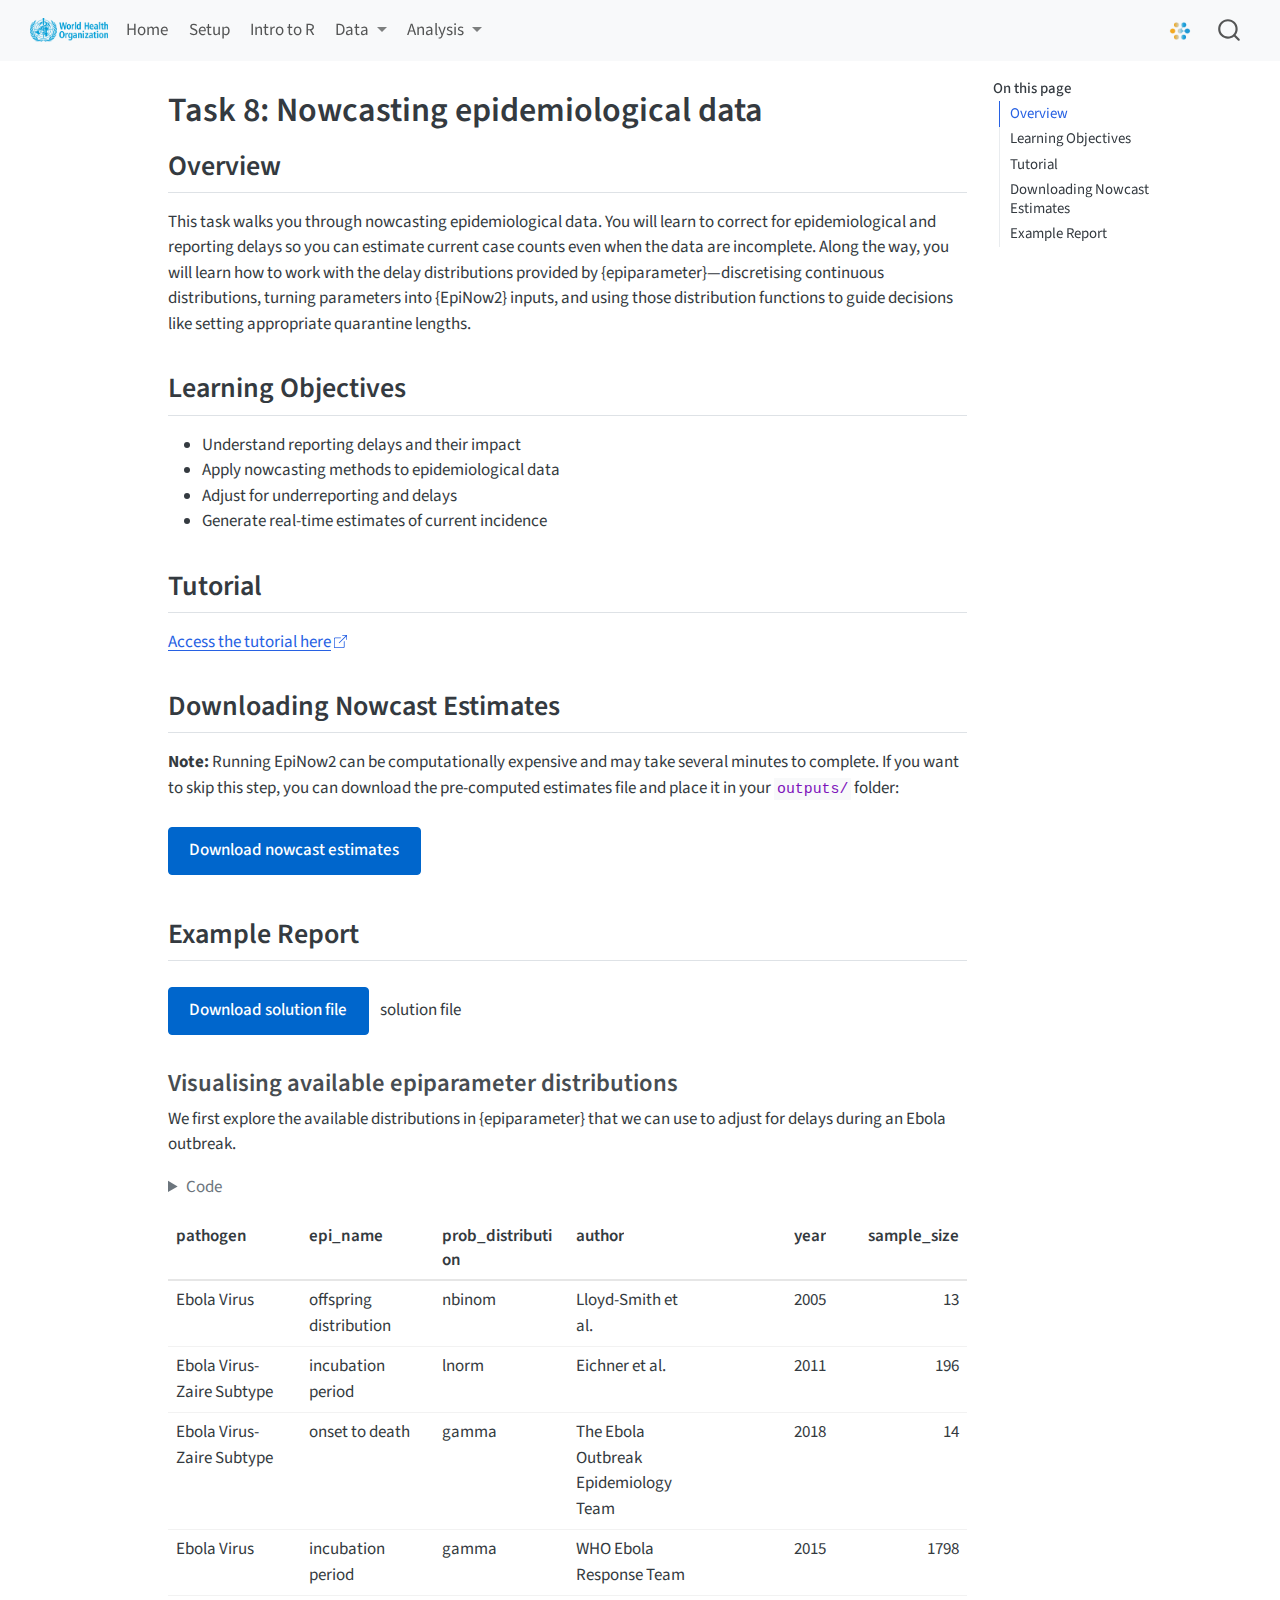
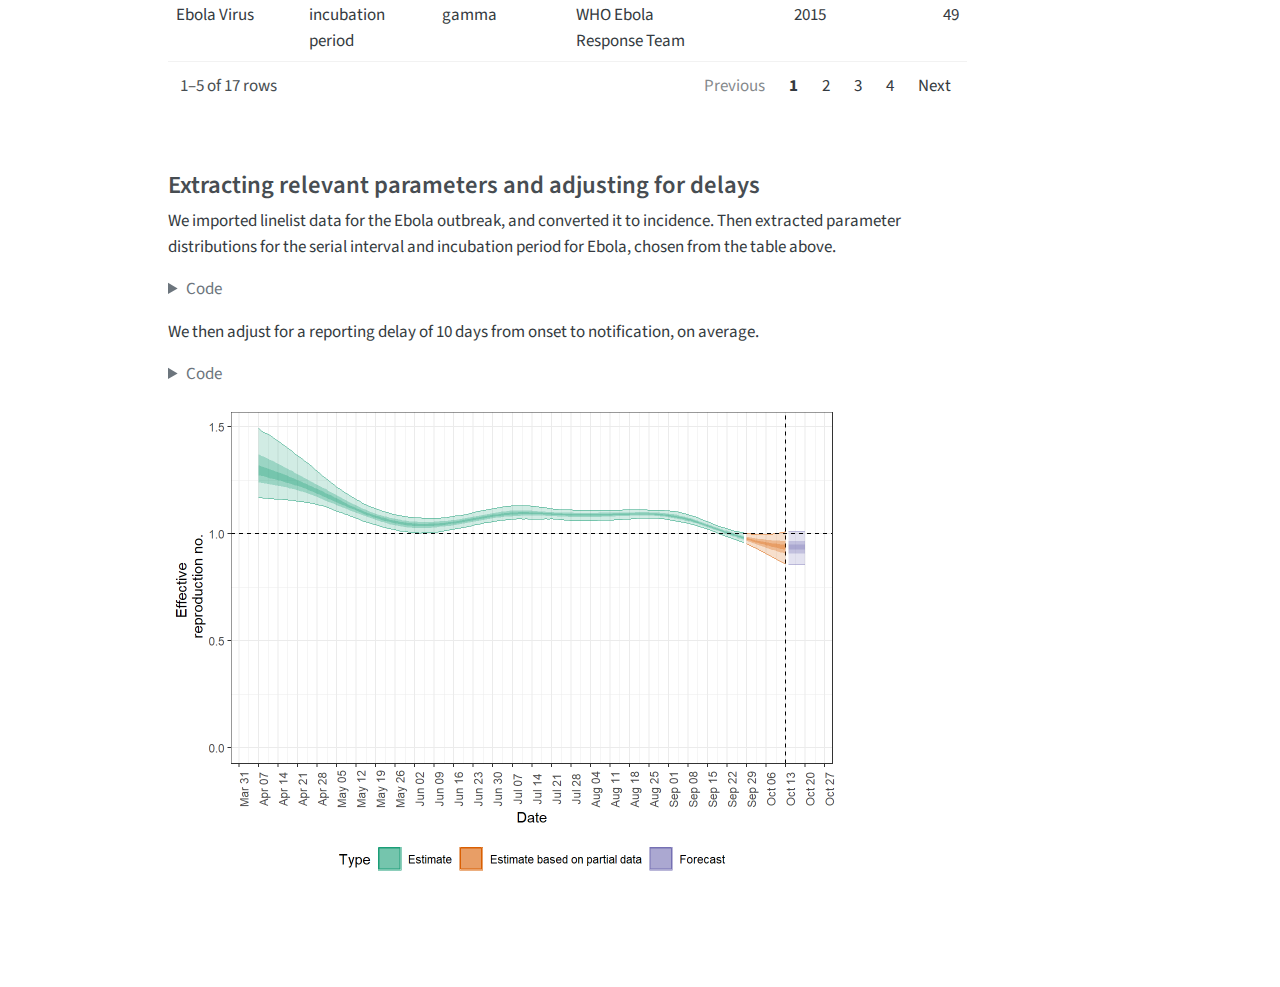
<file: docs/task8.html>
<!DOCTYPE html>
<html xmlns="http://www.w3.org/1999/xhtml" lang="en" xml:lang="en"><head>

<meta charset="utf-8">
<meta name="generator" content="quarto-1.6.39">

<meta name="viewport" content="width=device-width, initial-scale=1.0, user-scalable=yes">


<title>Task 8: Nowcasting epidemiological data</title>
<style>
code{white-space: pre-wrap;}
span.smallcaps{font-variant: small-caps;}
div.columns{display: flex; gap: min(4vw, 1.5em);}
div.column{flex: auto; overflow-x: auto;}
div.hanging-indent{margin-left: 1.5em; text-indent: -1.5em;}
ul.task-list{list-style: none;}
ul.task-list li input[type="checkbox"] {
  width: 0.8em;
  margin: 0 0.8em 0.2em -1em; /* quarto-specific, see https://github.com/quarto-dev/quarto-cli/issues/4556 */ 
  vertical-align: middle;
}
/* CSS for syntax highlighting */
pre > code.sourceCode { white-space: pre; position: relative; }
pre > code.sourceCode > span { line-height: 1.25; }
pre > code.sourceCode > span:empty { height: 1.2em; }
.sourceCode { overflow: visible; }
code.sourceCode > span { color: inherit; text-decoration: inherit; }
div.sourceCode { margin: 1em 0; }
pre.sourceCode { margin: 0; }
@media screen {
div.sourceCode { overflow: auto; }
}
@media print {
pre > code.sourceCode { white-space: pre-wrap; }
pre > code.sourceCode > span { display: inline-block; text-indent: -5em; padding-left: 5em; }
}
pre.numberSource code
  { counter-reset: source-line 0; }
pre.numberSource code > span
  { position: relative; left: -4em; counter-increment: source-line; }
pre.numberSource code > span > a:first-child::before
  { content: counter(source-line);
    position: relative; left: -1em; text-align: right; vertical-align: baseline;
    border: none; display: inline-block;
    -webkit-touch-callout: none; -webkit-user-select: none;
    -khtml-user-select: none; -moz-user-select: none;
    -ms-user-select: none; user-select: none;
    padding: 0 4px; width: 4em;
  }
pre.numberSource { margin-left: 3em;  padding-left: 4px; }
div.sourceCode
  {   }
@media screen {
pre > code.sourceCode > span > a:first-child::before { text-decoration: underline; }
}
</style>


<script src="site_libs/quarto-nav/quarto-nav.js"></script>
<script src="site_libs/quarto-nav/headroom.min.js"></script>
<script src="site_libs/clipboard/clipboard.min.js"></script>
<script src="site_libs/quarto-search/autocomplete.umd.js"></script>
<script src="site_libs/quarto-search/fuse.min.js"></script>
<script src="site_libs/quarto-search/quarto-search.js"></script>
<meta name="quarto:offset" content="./">
<link href=".//img/who_favicon.png" rel="icon" type="image/png">
<script src="site_libs/quarto-html/quarto.js"></script>
<script src="site_libs/quarto-html/popper.min.js"></script>
<script src="site_libs/quarto-html/tippy.umd.min.js"></script>
<script src="site_libs/quarto-html/anchor.min.js"></script>
<link href="site_libs/quarto-html/tippy.css" rel="stylesheet">
<link href="site_libs/quarto-html/quarto-syntax-highlighting-e26003cea8cd680ca0c55a263523d882.css" rel="stylesheet" id="quarto-text-highlighting-styles">
<script src="site_libs/bootstrap/bootstrap.min.js"></script>
<link href="site_libs/bootstrap/bootstrap-icons.css" rel="stylesheet">
<link href="site_libs/bootstrap/bootstrap-ddd961a2510921635943dfbbd19534c4.min.css" rel="stylesheet" append-hash="true" id="quarto-bootstrap" data-mode="light">
<script id="quarto-search-options" type="application/json">{
  "location": "navbar",
  "copy-button": false,
  "collapse-after": 3,
  "panel-placement": "end",
  "type": "overlay",
  "limit": 50,
  "keyboard-shortcut": [
    "f",
    "/",
    "s"
  ],
  "show-item-context": false,
  "language": {
    "search-no-results-text": "No results",
    "search-matching-documents-text": "matching documents",
    "search-copy-link-title": "Copy link to search",
    "search-hide-matches-text": "Hide additional matches",
    "search-more-match-text": "more match in this document",
    "search-more-matches-text": "more matches in this document",
    "search-clear-button-title": "Clear",
    "search-text-placeholder": "",
    "search-detached-cancel-button-title": "Cancel",
    "search-submit-button-title": "Submit",
    "search-label": "Search"
  }
}</script>
<script src="site_libs/core-js-2.5.3/shim.min.js"></script>

<script src="site_libs/react-18.2.0/react.min.js"></script>

<script src="site_libs/react-18.2.0/react-dom.min.js"></script>

<script src="site_libs/reactwidget-2.0.0/react-tools.js"></script>

<link href="site_libs/htmltools-fill-0.5.8.1/fill.css" rel="stylesheet">

<script src="site_libs/htmlwidgets-1.6.4/htmlwidgets.js"></script>

<link href="site_libs/reactable-0.4.4/reactable.css" rel="stylesheet">

<script src="site_libs/reactable-binding-0.4.4/reactable.js"></script>



<link rel="stylesheet" href="styles.css">
</head>

<body class="nav-fixed">

<div id="quarto-search-results"></div>
  <header id="quarto-header" class="headroom fixed-top">
    <nav class="navbar navbar-expand-lg " data-bs-theme="dark">
      <div class="navbar-container container-fluid">
      <div class="navbar-brand-container mx-auto">
    <a href="./index.html" class="navbar-brand navbar-brand-logo">
    <img src="./img/who_logo.png" alt="" class="navbar-logo">
    </a>
  </div>
            <div id="quarto-search" class="" title="Search"></div>
          <button class="navbar-toggler" type="button" data-bs-toggle="collapse" data-bs-target="#navbarCollapse" aria-controls="navbarCollapse" role="menu" aria-expanded="false" aria-label="Toggle navigation" onclick="if (window.quartoToggleHeadroom) { window.quartoToggleHeadroom(); }">
  <span class="navbar-toggler-icon"></span>
</button>
          <div class="collapse navbar-collapse" id="navbarCollapse">
            <ul class="navbar-nav navbar-nav-scroll me-auto">
  <li class="nav-item">
    <a class="nav-link" href="./index.html"> 
<span class="menu-text">Home</span></a>
  </li>  
  <li class="nav-item">
    <a class="nav-link" href="./setup.html"> 
<span class="menu-text">Setup</span></a>
  </li>  
  <li class="nav-item">
    <a class="nav-link" href="./intro.html"> 
<span class="menu-text">Intro to R</span></a>
  </li>  
  <li class="nav-item dropdown ">
    <a class="nav-link dropdown-toggle" href="#" id="nav-menu-data" role="link" data-bs-toggle="dropdown" aria-expanded="false">
 <span class="menu-text">Data</span>
    </a>
    <ul class="dropdown-menu" aria-labelledby="nav-menu-data">    
        <li>
    <a class="dropdown-item" href="./data_import.html">
 <span class="dropdown-text">Importing</span></a>
  </li>  
        <li>
    <a class="dropdown-item" href="./data_clean.html">
 <span class="dropdown-text">Cleaning</span></a>
  </li>  
    </ul>
  </li>
  <li class="nav-item dropdown ">
    <a class="nav-link dropdown-toggle" href="#" id="nav-menu-analysis" role="link" data-bs-toggle="dropdown" aria-expanded="false">
 <span class="menu-text">Analysis</span>
    </a>
    <ul class="dropdown-menu" aria-labelledby="nav-menu-analysis">    
        <li>
    <a class="dropdown-item" href="./task1.html">
 <span class="dropdown-text">1. Setting up an automated report</span></a>
  </li>  
        <li>
    <a class="dropdown-item" href="./task2.html">
 <span class="dropdown-text">2. Generating a basic situation report</span></a>
  </li>  
        <li>
    <a class="dropdown-item" href="./task3.html">
 <span class="dropdown-text">3. Generating interactive maps</span></a>
  </li>  
        <li>
    <a class="dropdown-item" href="./task4.html">
 <span class="dropdown-text">4. Visualising transmission chains</span></a>
  </li>  
        <li>
    <a class="dropdown-item" href="./task5.html">
 <span class="dropdown-text">5. Getting epidemiological parameters</span></a>
  </li>  
        <li>
    <a class="dropdown-item" href="./task6.html">
 <span class="dropdown-text">6. Estimating disease severity</span></a>
  </li>  
        <li>
    <a class="dropdown-item" href="./task7.html">
 <span class="dropdown-text">7. Estimating the reproduction number</span></a>
  </li>  
        <li>
    <a class="dropdown-item" href="./task8.html">
 <span class="dropdown-text">8. Nowcasting epidemiological data</span></a>
  </li>  
        <li>
    <a class="dropdown-item" href="./task9.html">
 <span class="dropdown-text">9. Forecasting cases and deaths</span></a>
  </li>  
        <li>
    <a class="dropdown-item" href="./task10.html">
 <span class="dropdown-text">10. Simulating disease transmission</span></a>
  </li>  
    </ul>
  </li>
</ul>
            <ul class="navbar-nav navbar-nav-scroll ms-auto">
  <li class="nav-item">
    <a class="nav-link" href="https://collaboratory.who.int/forum/c/afro-ca-cop/"> 
<span class="menu-text"><img src="./img/collaboratory_logo.png" height="24px" style="vertical-align: middle; margin-right: 0.25em;"></span></a>
  </li>  
</ul>
          </div> <!-- /navcollapse -->
            <div class="quarto-navbar-tools">
</div>
      </div> <!-- /container-fluid -->
    </nav>
</header>
<!-- content -->
<div id="quarto-content" class="quarto-container page-columns page-rows-contents page-layout-article page-navbar">
<!-- sidebar -->
<!-- margin-sidebar -->
    <div id="quarto-margin-sidebar" class="sidebar margin-sidebar">
        <nav id="TOC" role="doc-toc" class="toc-active">
    <h2 id="toc-title">On this page</h2>
   
  <ul>
  <li><a href="#overview" id="toc-overview" class="nav-link active" data-scroll-target="#overview">Overview</a></li>
  <li><a href="#learning-objectives" id="toc-learning-objectives" class="nav-link" data-scroll-target="#learning-objectives">Learning Objectives</a></li>
  <li><a href="#tutorial" id="toc-tutorial" class="nav-link" data-scroll-target="#tutorial">Tutorial</a></li>
  <li><a href="#downloading-nowcast-estimates" id="toc-downloading-nowcast-estimates" class="nav-link" data-scroll-target="#downloading-nowcast-estimates">Downloading Nowcast Estimates</a></li>
  <li><a href="#example-report" id="toc-example-report" class="nav-link" data-scroll-target="#example-report">Example Report</a>
  <ul class="collapse">
  <li><a href="#visualising-available-epiparameter-distributions" id="toc-visualising-available-epiparameter-distributions" class="nav-link" data-scroll-target="#visualising-available-epiparameter-distributions">Visualising available epiparameter distributions</a></li>
  <li><a href="#extracting-relevant-parameters-and-adjusting-for-delays" id="toc-extracting-relevant-parameters-and-adjusting-for-delays" class="nav-link" data-scroll-target="#extracting-relevant-parameters-and-adjusting-for-delays">Extracting relevant parameters and adjusting for delays</a></li>
  </ul></li>
  </ul>
</nav>
    </div>
<!-- main -->
<main class="content" id="quarto-document-content">

<header id="title-block-header" class="quarto-title-block default">
<div class="quarto-title">
<h1 class="title">Task 8: Nowcasting epidemiological data</h1>
</div>



<div class="quarto-title-meta">

    
  
    
  </div>
  


</header>


<section id="overview" class="level2">
<h2 class="anchored" data-anchor-id="overview">Overview</h2>
<p>This task walks you through nowcasting epidemiological data. You will learn to correct for epidemiological and reporting delays so you can estimate current case counts even when the data are incomplete. Along the way, you will learn how to work with the delay distributions provided by {epiparameter}—discretising continuous distributions, turning parameters into {EpiNow2} inputs, and using those distribution functions to guide decisions like setting appropriate quarantine lengths.</p>
</section>
<section id="learning-objectives" class="level2">
<h2 class="anchored" data-anchor-id="learning-objectives">Learning Objectives</h2>
<ul>
<li>Understand reporting delays and their impact</li>
<li>Apply nowcasting methods to epidemiological data</li>
<li>Adjust for underreporting and delays</li>
<li>Generate real-time estimates of current incidence</li>
</ul>
</section>
<section id="tutorial" class="level2">
<h2 class="anchored" data-anchor-id="tutorial">Tutorial</h2>
<p><a href="https://epiverse-trace.github.io/tutorials-middle/delays-functions.html">Access the tutorial here</a></p>
</section>
<section id="downloading-nowcast-estimates" class="level2">
<h2 class="anchored" data-anchor-id="downloading-nowcast-estimates">Downloading Nowcast Estimates</h2>
<p><strong>Note:</strong> Running EpiNow2 can be computationally expensive and may take several minutes to complete. If you want to skip this step, you can download the pre-computed estimates file and place it in your <code>outputs/</code> folder:</p>
<p><a href="outputs/nowcast_estimates.rds" download="" class="btn btn-primary" target="_blank">Download nowcast estimates</a></p>
</section>
<section id="example-report" class="level2">
<h2 class="anchored" data-anchor-id="example-report">Example Report</h2>
<p><a href="data/solutions/task8_solution.qmd" download="" class="btn btn-primary" target="_blank">Download solution file</a> solution file</p>
<section id="visualising-available-epiparameter-distributions" class="level3">
<h3 class="anchored" data-anchor-id="visualising-available-epiparameter-distributions">Visualising available epiparameter distributions</h3>
<p>We first explore the available distributions in {epiparameter} that we can use to adjust for delays during an Ebola outbreak.</p>
<div class="cell">
<details class="code-fold">
<summary>Code</summary>
<div class="sourceCode cell-code" id="cb1"><pre class="sourceCode r code-with-copy"><code class="sourceCode r"><span id="cb1-1"><a href="#cb1-1" aria-hidden="true" tabindex="-1"></a><span class="co"># INSTALL AND LOAD PACKAGES</span></span>
<span id="cb1-2"><a href="#cb1-2" aria-hidden="true" tabindex="-1"></a>pacman<span class="sc">::</span><span class="fu">p_load</span>(tidyverse, EpiNow2, incidence2, reactable, rio)</span>
<span id="cb1-3"><a href="#cb1-3" aria-hidden="true" tabindex="-1"></a></span>
<span id="cb1-4"><a href="#cb1-4" aria-hidden="true" tabindex="-1"></a><span class="co"># List distributions</span></span>
<span id="cb1-5"><a href="#cb1-5" aria-hidden="true" tabindex="-1"></a>epiparameter<span class="sc">::</span><span class="fu">epiparameter_db</span>(<span class="at">disease =</span> <span class="st">"ebola"</span>) <span class="sc">|&gt;</span></span>
<span id="cb1-6"><a href="#cb1-6" aria-hidden="true" tabindex="-1"></a>  epiparameter<span class="sc">::</span><span class="fu">parameter_tbl</span>() <span class="sc">|&gt;</span></span>
<span id="cb1-7"><a href="#cb1-7" aria-hidden="true" tabindex="-1"></a>  <span class="fu">select</span>(<span class="sc">-</span>disease) <span class="sc">|&gt;</span></span>
<span id="cb1-8"><a href="#cb1-8" aria-hidden="true" tabindex="-1"></a>  reactable<span class="sc">::</span><span class="fu">reactable</span>(<span class="at">defaultPageSize =</span> <span class="dv">5</span>)</span></code><button title="Copy to Clipboard" class="code-copy-button"><i class="bi"></i></button></pre></div>
</details>
<div class="cell-output-display">
<div class="reactable html-widget html-fill-item" id="htmlwidget-ad4194b31a4e6630dd07" style="width:auto;height:auto;"></div>
<script type="application/json" data-for="htmlwidget-ad4194b31a4e6630dd07">{"x":{"tag":{"name":"Reactable","attribs":{"data":{"pathogen":["Ebola Virus","Ebola Virus-Zaire Subtype","Ebola Virus-Zaire Subtype","Ebola Virus","Ebola Virus","Ebola Virus","Ebola Virus","Ebola Virus","Ebola Virus","Ebola Virus","Ebola Virus","Ebola Virus","Ebola Virus","Ebola Virus","Ebola Virus","Ebola Virus","Ebola Virus"],"epi_name":["offspring distribution","incubation period","onset to death","incubation period","incubation period","incubation period","incubation period","serial interval","serial interval","serial interval","serial interval","hospitalisation to death","hospitalisation to discharge","notification to death","notification to discharge","onset to death","onset to discharge"],"prob_distribution":["nbinom","lnorm","gamma","gamma","gamma","gamma","gamma","gamma","gamma","gamma","gamma","gamma","gamma","gamma","gamma","gamma","gamma"],"author":["Lloyd-Smith et al.","Eichner et al.","The Ebola Outbreak Epidemiology Team","WHO Ebola Response Team","WHO Ebola Response Team","WHO Ebola Response Team","WHO Ebola Response Team","WHO Ebola Response Team","WHO Ebola Response Team","WHO Ebola Response Team","WHO Ebola Response Team","WHO Ebola Response Team","WHO Ebola Response Team","WHO Ebola Response Team","WHO Ebola Response Team","WHO Ebola Response Team","WHO Ebola Response Team"],"year":[2005,2011,2018,2015,2015,2015,2015,2015,2015,2015,2015,2015,2015,2015,2015,2015,2015],"sample_size":[13,196,14,1798,49,957,792,305,37,147,112,1167,1004,2536,1324,2741,1335]},"columns":[{"id":"pathogen","name":"pathogen","type":"character"},{"id":"epi_name","name":"epi_name","type":"character"},{"id":"prob_distribution","name":"prob_distribution","type":"character"},{"id":"author","name":"author","type":"character"},{"id":"year","name":"year","type":"numeric"},{"id":"sample_size","name":"sample_size","type":"numeric"}],"defaultPageSize":5,"dataKey":"47d49889a7a70b46bf8e67eea9d22a0f"},"children":[]},"class":"reactR_markup"},"evals":[],"jsHooks":[]}</script>
</div>
</div>
</section>
<section id="extracting-relevant-parameters-and-adjusting-for-delays" class="level3">
<h3 class="anchored" data-anchor-id="extracting-relevant-parameters-and-adjusting-for-delays">Extracting relevant parameters and adjusting for delays</h3>
<p>We imported linelist data for the Ebola outbreak, and converted it to incidence. Then extracted parameter distributions for the serial interval and incubation period for Ebola, chosen from the table above.</p>
<div class="cell">
<details class="code-fold">
<summary>Code</summary>
<div class="sourceCode cell-code" id="cb2"><pre class="sourceCode r code-with-copy"><code class="sourceCode r"><span id="cb2-1"><a href="#cb2-1" aria-hidden="true" tabindex="-1"></a><span class="co"># LOAD DATA</span></span>
<span id="cb2-2"><a href="#cb2-2" aria-hidden="true" tabindex="-1"></a><span class="co"># Import linelist data and convert to incidence</span></span>
<span id="cb2-3"><a href="#cb2-3" aria-hidden="true" tabindex="-1"></a>ebola_incidence <span class="ot">&lt;-</span> <span class="fu">readRDS</span>(<span class="st">"data/linelist.rds"</span>) <span class="sc">|&gt;</span></span>
<span id="cb2-4"><a href="#cb2-4" aria-hidden="true" tabindex="-1"></a>  incidence2<span class="sc">::</span><span class="fu">incidence</span>(</span>
<span id="cb2-5"><a href="#cb2-5" aria-hidden="true" tabindex="-1"></a>    <span class="at">date_index =</span> <span class="st">"date_onset"</span>,</span>
<span id="cb2-6"><a href="#cb2-6" aria-hidden="true" tabindex="-1"></a>    <span class="at">count_values_to =</span> <span class="st">"confirm"</span>,</span>
<span id="cb2-7"><a href="#cb2-7" aria-hidden="true" tabindex="-1"></a>    <span class="at">date_names_to =</span> <span class="st">"date"</span>,</span>
<span id="cb2-8"><a href="#cb2-8" aria-hidden="true" tabindex="-1"></a>    <span class="at">complete_dates =</span> <span class="cn">TRUE</span></span>
<span id="cb2-9"><a href="#cb2-9" aria-hidden="true" tabindex="-1"></a>  ) <span class="sc">|&gt;</span></span>
<span id="cb2-10"><a href="#cb2-10" aria-hidden="true" tabindex="-1"></a>  dplyr<span class="sc">::</span><span class="fu">select</span>(<span class="sc">-</span>count_variable)</span>
<span id="cb2-11"><a href="#cb2-11" aria-hidden="true" tabindex="-1"></a></span>
<span id="cb2-12"><a href="#cb2-12" aria-hidden="true" tabindex="-1"></a><span class="co"># serial interval ---------------------------------------------------------</span></span>
<span id="cb2-13"><a href="#cb2-13" aria-hidden="true" tabindex="-1"></a></span>
<span id="cb2-14"><a href="#cb2-14" aria-hidden="true" tabindex="-1"></a><span class="co"># subset one distribution for the SI</span></span>
<span id="cb2-15"><a href="#cb2-15" aria-hidden="true" tabindex="-1"></a>ebola_serial <span class="ot">&lt;-</span> epiparameter<span class="sc">::</span><span class="fu">epiparameter_db</span>(</span>
<span id="cb2-16"><a href="#cb2-16" aria-hidden="true" tabindex="-1"></a>  <span class="at">disease =</span> <span class="st">"ebola"</span>,</span>
<span id="cb2-17"><a href="#cb2-17" aria-hidden="true" tabindex="-1"></a>  <span class="at">epi_name =</span> <span class="st">"serial"</span>,</span>
<span id="cb2-18"><a href="#cb2-18" aria-hidden="true" tabindex="-1"></a>  <span class="at">single_epiparameter =</span> <span class="cn">TRUE</span></span>
<span id="cb2-19"><a href="#cb2-19" aria-hidden="true" tabindex="-1"></a>)</span>
<span id="cb2-20"><a href="#cb2-20" aria-hidden="true" tabindex="-1"></a></span>
<span id="cb2-21"><a href="#cb2-21" aria-hidden="true" tabindex="-1"></a><span class="co"># adapt SI epiparameter object to EpiNow2</span></span>
<span id="cb2-22"><a href="#cb2-22" aria-hidden="true" tabindex="-1"></a>ebola_serial_discrete <span class="ot">&lt;-</span> epiparameter<span class="sc">::</span><span class="fu">discretise</span>(ebola_serial)</span>
<span id="cb2-23"><a href="#cb2-23" aria-hidden="true" tabindex="-1"></a></span>
<span id="cb2-24"><a href="#cb2-24" aria-hidden="true" tabindex="-1"></a>serial_interval_ebola <span class="ot">&lt;-</span></span>
<span id="cb2-25"><a href="#cb2-25" aria-hidden="true" tabindex="-1"></a>  EpiNow2<span class="sc">::</span><span class="fu">Gamma</span>(</span>
<span id="cb2-26"><a href="#cb2-26" aria-hidden="true" tabindex="-1"></a>    <span class="at">mean =</span> ebola_serial<span class="sc">$</span>summary_stats<span class="sc">$</span>mean,</span>
<span id="cb2-27"><a href="#cb2-27" aria-hidden="true" tabindex="-1"></a>    <span class="at">sd =</span> ebola_serial<span class="sc">$</span>summary_stats<span class="sc">$</span>sd,</span>
<span id="cb2-28"><a href="#cb2-28" aria-hidden="true" tabindex="-1"></a>    <span class="at">max =</span> <span class="fu">quantile</span>(ebola_serial_discrete, <span class="at">p =</span> <span class="fl">0.99</span>)</span>
<span id="cb2-29"><a href="#cb2-29" aria-hidden="true" tabindex="-1"></a>  )</span>
<span id="cb2-30"><a href="#cb2-30" aria-hidden="true" tabindex="-1"></a></span>
<span id="cb2-31"><a href="#cb2-31" aria-hidden="true" tabindex="-1"></a><span class="co"># incubation period ---------------------------------------------------------</span></span>
<span id="cb2-32"><a href="#cb2-32" aria-hidden="true" tabindex="-1"></a></span>
<span id="cb2-33"><a href="#cb2-33" aria-hidden="true" tabindex="-1"></a><span class="co"># subset one distribution for ebola incubation period</span></span>
<span id="cb2-34"><a href="#cb2-34" aria-hidden="true" tabindex="-1"></a>ebola_incubation <span class="ot">&lt;-</span> epiparameter<span class="sc">::</span><span class="fu">epiparameter_db</span>(</span>
<span id="cb2-35"><a href="#cb2-35" aria-hidden="true" tabindex="-1"></a>  <span class="at">disease =</span> <span class="st">"ebola"</span>,</span>
<span id="cb2-36"><a href="#cb2-36" aria-hidden="true" tabindex="-1"></a>  <span class="at">epi_name =</span> <span class="st">"incubation"</span>,</span>
<span id="cb2-37"><a href="#cb2-37" aria-hidden="true" tabindex="-1"></a>  <span class="at">single_epiparameter =</span> <span class="cn">TRUE</span></span>
<span id="cb2-38"><a href="#cb2-38" aria-hidden="true" tabindex="-1"></a>)</span>
<span id="cb2-39"><a href="#cb2-39" aria-hidden="true" tabindex="-1"></a></span>
<span id="cb2-40"><a href="#cb2-40" aria-hidden="true" tabindex="-1"></a><span class="co"># adapt IP epiparameter object to EpiNow2</span></span>
<span id="cb2-41"><a href="#cb2-41" aria-hidden="true" tabindex="-1"></a>ebola_incubation_discrete <span class="ot">&lt;-</span> epiparameter<span class="sc">::</span><span class="fu">discretise</span>(ebola_incubation)</span>
<span id="cb2-42"><a href="#cb2-42" aria-hidden="true" tabindex="-1"></a></span>
<span id="cb2-43"><a href="#cb2-43" aria-hidden="true" tabindex="-1"></a>incubation_period_ebola <span class="ot">&lt;-</span></span>
<span id="cb2-44"><a href="#cb2-44" aria-hidden="true" tabindex="-1"></a>  EpiNow2<span class="sc">::</span><span class="fu">Gamma</span>(</span>
<span id="cb2-45"><a href="#cb2-45" aria-hidden="true" tabindex="-1"></a>    <span class="at">mean =</span> ebola_incubation<span class="sc">$</span>summary_stats<span class="sc">$</span>mean,</span>
<span id="cb2-46"><a href="#cb2-46" aria-hidden="true" tabindex="-1"></a>    <span class="at">sd =</span> ebola_incubation<span class="sc">$</span>summary_stats<span class="sc">$</span>sd,</span>
<span id="cb2-47"><a href="#cb2-47" aria-hidden="true" tabindex="-1"></a>    <span class="at">max =</span> <span class="fu">quantile</span>(ebola_serial_discrete, <span class="at">p =</span> <span class="fl">0.99</span>)</span>
<span id="cb2-48"><a href="#cb2-48" aria-hidden="true" tabindex="-1"></a>  )</span>
<span id="cb2-49"><a href="#cb2-49" aria-hidden="true" tabindex="-1"></a></span>
<span id="cb2-50"><a href="#cb2-50" aria-hidden="true" tabindex="-1"></a><span class="co"># reporting delay ---------------------------------------------------------</span></span>
<span id="cb2-51"><a href="#cb2-51" aria-hidden="true" tabindex="-1"></a>reporting_delay <span class="ot">&lt;-</span> EpiNow2<span class="sc">::</span><span class="fu">LogNormal</span>(</span>
<span id="cb2-52"><a href="#cb2-52" aria-hidden="true" tabindex="-1"></a>  <span class="at">mean =</span> <span class="dv">10</span>,</span>
<span id="cb2-53"><a href="#cb2-53" aria-hidden="true" tabindex="-1"></a>  <span class="at">sd =</span> <span class="dv">3</span>,</span>
<span id="cb2-54"><a href="#cb2-54" aria-hidden="true" tabindex="-1"></a>  <span class="at">max =</span> <span class="dv">15</span></span>
<span id="cb2-55"><a href="#cb2-55" aria-hidden="true" tabindex="-1"></a>)</span>
<span id="cb2-56"><a href="#cb2-56" aria-hidden="true" tabindex="-1"></a></span>
<span id="cb2-57"><a href="#cb2-57" aria-hidden="true" tabindex="-1"></a><span class="co"># check if the analysis has been run before and run EpiNow2 if not</span></span>
<span id="cb2-58"><a href="#cb2-58" aria-hidden="true" tabindex="-1"></a>file_name <span class="ot">&lt;-</span> <span class="st">"outputs/nowcast_estimates.rds"</span></span>
<span id="cb2-59"><a href="#cb2-59" aria-hidden="true" tabindex="-1"></a><span class="cf">if</span> (<span class="fu">file.exists</span>(file_name)) {</span>
<span id="cb2-60"><a href="#cb2-60" aria-hidden="true" tabindex="-1"></a>  nowcast_estimates <span class="ot">&lt;-</span> <span class="fu">import</span>(file_name)</span>
<span id="cb2-61"><a href="#cb2-61" aria-hidden="true" tabindex="-1"></a>} <span class="cf">else</span> {</span>
<span id="cb2-62"><a href="#cb2-62" aria-hidden="true" tabindex="-1"></a>  <span class="co"># nowcasting with epinow ---------------------------------------------------</span></span>
<span id="cb2-63"><a href="#cb2-63" aria-hidden="true" tabindex="-1"></a>  withr<span class="sc">::</span><span class="fu">local_options</span>(base<span class="sc">::</span><span class="fu">list</span>(<span class="at">mc.cores =</span> <span class="dv">4</span>))</span>
<span id="cb2-64"><a href="#cb2-64" aria-hidden="true" tabindex="-1"></a>  nowcast_estimates <span class="ot">&lt;-</span> EpiNow2<span class="sc">::</span><span class="fu">estimate_infections</span>(</span>
<span id="cb2-65"><a href="#cb2-65" aria-hidden="true" tabindex="-1"></a>    <span class="at">data =</span> ebola_incidence,</span>
<span id="cb2-66"><a href="#cb2-66" aria-hidden="true" tabindex="-1"></a>    <span class="at">generation_time =</span> EpiNow2<span class="sc">::</span><span class="fu">generation_time_opts</span>(serial_interval_ebola),</span>
<span id="cb2-67"><a href="#cb2-67" aria-hidden="true" tabindex="-1"></a>    <span class="at">delays =</span> EpiNow2<span class="sc">::</span><span class="fu">delay_opts</span>(incubation_period_ebola <span class="sc">+</span> reporting_delay),</span>
<span id="cb2-68"><a href="#cb2-68" aria-hidden="true" tabindex="-1"></a>    <span class="at">forecast =</span> <span class="cn">NULL</span>,</span>
<span id="cb2-69"><a href="#cb2-69" aria-hidden="true" tabindex="-1"></a>    <span class="at">stan =</span> EpiNow2<span class="sc">::</span><span class="fu">stan_opts</span>(<span class="at">samples =</span> <span class="dv">500</span>, <span class="at">chains =</span> <span class="dv">2</span>)</span>
<span id="cb2-70"><a href="#cb2-70" aria-hidden="true" tabindex="-1"></a>  )</span>
<span id="cb2-71"><a href="#cb2-71" aria-hidden="true" tabindex="-1"></a>  <span class="fu">export</span>(nowcast_estimates, file_name)</span>
<span id="cb2-72"><a href="#cb2-72" aria-hidden="true" tabindex="-1"></a>}</span></code><button title="Copy to Clipboard" class="code-copy-button"><i class="bi"></i></button></pre></div>
</details>
</div>
<p>We then adjust for a reporting delay of 10 days from onset to notification, on average.</p>
<div class="cell">
<details class="code-fold">
<summary>Code</summary>
<div class="sourceCode cell-code" id="cb3"><pre class="sourceCode r code-with-copy"><code class="sourceCode r"><span id="cb3-1"><a href="#cb3-1" aria-hidden="true" tabindex="-1"></a>infection_plot <span class="ot">&lt;-</span> <span class="fu">plot</span>(nowcast_estimates, <span class="at">type =</span> <span class="st">"infections"</span>)</span>
<span id="cb3-2"><a href="#cb3-2" aria-hidden="true" tabindex="-1"></a></span>
<span id="cb3-3"><a href="#cb3-3" aria-hidden="true" tabindex="-1"></a>weekly_obs <span class="ot">&lt;-</span> nowcast_estimates<span class="sc">$</span>observations <span class="sc">%&gt;%</span></span>
<span id="cb3-4"><a href="#cb3-4" aria-hidden="true" tabindex="-1"></a>  <span class="fu">mutate</span>(<span class="at">week=</span> <span class="fu">floor_date</span>(date, <span class="st">"week"</span>, <span class="at">week_start =</span> <span class="dv">1</span>)) <span class="sc">%&gt;%</span></span>
<span id="cb3-5"><a href="#cb3-5" aria-hidden="true" tabindex="-1"></a>  <span class="fu">group_by</span>(week) <span class="sc">%&gt;%</span></span>
<span id="cb3-6"><a href="#cb3-6" aria-hidden="true" tabindex="-1"></a>  <span class="fu">summarise</span>(</span>
<span id="cb3-7"><a href="#cb3-7" aria-hidden="true" tabindex="-1"></a>    <span class="at">confirm =</span> <span class="fu">mean</span>(confirm, <span class="at">na.rm =</span> <span class="cn">TRUE</span>),  <span class="co"># average daily cases that week</span></span>
<span id="cb3-8"><a href="#cb3-8" aria-hidden="true" tabindex="-1"></a>    <span class="at">.groups =</span> <span class="st">"drop"</span></span>
<span id="cb3-9"><a href="#cb3-9" aria-hidden="true" tabindex="-1"></a>  )</span>
<span id="cb3-10"><a href="#cb3-10" aria-hidden="true" tabindex="-1"></a></span>
<span id="cb3-11"><a href="#cb3-11" aria-hidden="true" tabindex="-1"></a>infection_plot<span class="sc">$</span>layers <span class="ot">&lt;-</span> infection_plot<span class="sc">$</span>layers[<span class="sc">-</span><span class="dv">1</span>]</span>
<span id="cb3-12"><a href="#cb3-12" aria-hidden="true" tabindex="-1"></a></span>
<span id="cb3-13"><a href="#cb3-13" aria-hidden="true" tabindex="-1"></a>infection_plot <span class="sc">+</span></span>
<span id="cb3-14"><a href="#cb3-14" aria-hidden="true" tabindex="-1"></a>  <span class="fu">geom_col</span>(</span>
<span id="cb3-15"><a href="#cb3-15" aria-hidden="true" tabindex="-1"></a>    <span class="at">data =</span> weekly_obs,</span>
<span id="cb3-16"><a href="#cb3-16" aria-hidden="true" tabindex="-1"></a>    <span class="fu">aes</span>(<span class="at">x =</span> week, <span class="at">y =</span> confirm),</span>
<span id="cb3-17"><a href="#cb3-17" aria-hidden="true" tabindex="-1"></a>    <span class="at">inherit.aes =</span> <span class="cn">FALSE</span>,</span>
<span id="cb3-18"><a href="#cb3-18" aria-hidden="true" tabindex="-1"></a>    <span class="at">fill =</span> <span class="st">"#9ca3af"</span>,</span>
<span id="cb3-19"><a href="#cb3-19" aria-hidden="true" tabindex="-1"></a>    <span class="at">alpha =</span> <span class="fl">0.4</span>,</span>
<span id="cb3-20"><a href="#cb3-20" aria-hidden="true" tabindex="-1"></a>    <span class="at">width =</span> <span class="dv">6</span></span>
<span id="cb3-21"><a href="#cb3-21" aria-hidden="true" tabindex="-1"></a>  )</span></code><button title="Copy to Clipboard" class="code-copy-button"><i class="bi"></i></button></pre></div>
</details>
<div class="cell-output-display">
<div>
<figure class="figure">
<p><img src="task8_files/figure-html/unnamed-chunk-3-1.png" class="img-fluid figure-img" width="672"></p>
</figure>
</div>
</div>
</div>


</section>
</section>

</main> <!-- /main -->
<script id="quarto-html-after-body" type="application/javascript">
window.document.addEventListener("DOMContentLoaded", function (event) {
  const toggleBodyColorMode = (bsSheetEl) => {
    const mode = bsSheetEl.getAttribute("data-mode");
    const bodyEl = window.document.querySelector("body");
    if (mode === "dark") {
      bodyEl.classList.add("quarto-dark");
      bodyEl.classList.remove("quarto-light");
    } else {
      bodyEl.classList.add("quarto-light");
      bodyEl.classList.remove("quarto-dark");
    }
  }
  const toggleBodyColorPrimary = () => {
    const bsSheetEl = window.document.querySelector("link#quarto-bootstrap");
    if (bsSheetEl) {
      toggleBodyColorMode(bsSheetEl);
    }
  }
  toggleBodyColorPrimary();  
  const icon = "";
  const anchorJS = new window.AnchorJS();
  anchorJS.options = {
    placement: 'right',
    icon: icon
  };
  anchorJS.add('.anchored');
  const isCodeAnnotation = (el) => {
    for (const clz of el.classList) {
      if (clz.startsWith('code-annotation-')) {                     
        return true;
      }
    }
    return false;
  }
  const onCopySuccess = function(e) {
    // button target
    const button = e.trigger;
    // don't keep focus
    button.blur();
    // flash "checked"
    button.classList.add('code-copy-button-checked');
    var currentTitle = button.getAttribute("title");
    button.setAttribute("title", "Copied!");
    let tooltip;
    if (window.bootstrap) {
      button.setAttribute("data-bs-toggle", "tooltip");
      button.setAttribute("data-bs-placement", "left");
      button.setAttribute("data-bs-title", "Copied!");
      tooltip = new bootstrap.Tooltip(button, 
        { trigger: "manual", 
          customClass: "code-copy-button-tooltip",
          offset: [0, -8]});
      tooltip.show();    
    }
    setTimeout(function() {
      if (tooltip) {
        tooltip.hide();
        button.removeAttribute("data-bs-title");
        button.removeAttribute("data-bs-toggle");
        button.removeAttribute("data-bs-placement");
      }
      button.setAttribute("title", currentTitle);
      button.classList.remove('code-copy-button-checked');
    }, 1000);
    // clear code selection
    e.clearSelection();
  }
  const getTextToCopy = function(trigger) {
      const codeEl = trigger.previousElementSibling.cloneNode(true);
      for (const childEl of codeEl.children) {
        if (isCodeAnnotation(childEl)) {
          childEl.remove();
        }
      }
      return codeEl.innerText;
  }
  const clipboard = new window.ClipboardJS('.code-copy-button:not([data-in-quarto-modal])', {
    text: getTextToCopy
  });
  clipboard.on('success', onCopySuccess);
  if (window.document.getElementById('quarto-embedded-source-code-modal')) {
    const clipboardModal = new window.ClipboardJS('.code-copy-button[data-in-quarto-modal]', {
      text: getTextToCopy,
      container: window.document.getElementById('quarto-embedded-source-code-modal')
    });
    clipboardModal.on('success', onCopySuccess);
  }
    var localhostRegex = new RegExp(/^(?:http|https):\/\/localhost\:?[0-9]*\//);
    var mailtoRegex = new RegExp(/^mailto:/);
      var filterRegex = new RegExp('/' + window.location.host + '/');
    var isInternal = (href) => {
        return filterRegex.test(href) || localhostRegex.test(href) || mailtoRegex.test(href);
    }
    // Inspect non-navigation links and adorn them if external
 	var links = window.document.querySelectorAll('a[href]:not(.nav-link):not(.navbar-brand):not(.toc-action):not(.sidebar-link):not(.sidebar-item-toggle):not(.pagination-link):not(.no-external):not([aria-hidden]):not(.dropdown-item):not(.quarto-navigation-tool):not(.about-link)');
    for (var i=0; i<links.length; i++) {
      const link = links[i];
      if (!isInternal(link.href)) {
        // undo the damage that might have been done by quarto-nav.js in the case of
        // links that we want to consider external
        if (link.dataset.originalHref !== undefined) {
          link.href = link.dataset.originalHref;
        }
          // target, if specified
          link.setAttribute("target", "_blank");
          if (link.getAttribute("rel") === null) {
            link.setAttribute("rel", "noopener");
          }
          // default icon
          link.classList.add("external");
      }
    }
  function tippyHover(el, contentFn, onTriggerFn, onUntriggerFn) {
    const config = {
      allowHTML: true,
      maxWidth: 500,
      delay: 100,
      arrow: false,
      appendTo: function(el) {
          return el.parentElement;
      },
      interactive: true,
      interactiveBorder: 10,
      theme: 'quarto',
      placement: 'bottom-start',
    };
    if (contentFn) {
      config.content = contentFn;
    }
    if (onTriggerFn) {
      config.onTrigger = onTriggerFn;
    }
    if (onUntriggerFn) {
      config.onUntrigger = onUntriggerFn;
    }
    window.tippy(el, config); 
  }
  const noterefs = window.document.querySelectorAll('a[role="doc-noteref"]');
  for (var i=0; i<noterefs.length; i++) {
    const ref = noterefs[i];
    tippyHover(ref, function() {
      // use id or data attribute instead here
      let href = ref.getAttribute('data-footnote-href') || ref.getAttribute('href');
      try { href = new URL(href).hash; } catch {}
      const id = href.replace(/^#\/?/, "");
      const note = window.document.getElementById(id);
      if (note) {
        return note.innerHTML;
      } else {
        return "";
      }
    });
  }
  const xrefs = window.document.querySelectorAll('a.quarto-xref');
  const processXRef = (id, note) => {
    // Strip column container classes
    const stripColumnClz = (el) => {
      el.classList.remove("page-full", "page-columns");
      if (el.children) {
        for (const child of el.children) {
          stripColumnClz(child);
        }
      }
    }
    stripColumnClz(note)
    if (id === null || id.startsWith('sec-')) {
      // Special case sections, only their first couple elements
      const container = document.createElement("div");
      if (note.children && note.children.length > 2) {
        container.appendChild(note.children[0].cloneNode(true));
        for (let i = 1; i < note.children.length; i++) {
          const child = note.children[i];
          if (child.tagName === "P" && child.innerText === "") {
            continue;
          } else {
            container.appendChild(child.cloneNode(true));
            break;
          }
        }
        if (window.Quarto?.typesetMath) {
          window.Quarto.typesetMath(container);
        }
        return container.innerHTML
      } else {
        if (window.Quarto?.typesetMath) {
          window.Quarto.typesetMath(note);
        }
        return note.innerHTML;
      }
    } else {
      // Remove any anchor links if they are present
      const anchorLink = note.querySelector('a.anchorjs-link');
      if (anchorLink) {
        anchorLink.remove();
      }
      if (window.Quarto?.typesetMath) {
        window.Quarto.typesetMath(note);
      }
      if (note.classList.contains("callout")) {
        return note.outerHTML;
      } else {
        return note.innerHTML;
      }
    }
  }
  for (var i=0; i<xrefs.length; i++) {
    const xref = xrefs[i];
    tippyHover(xref, undefined, function(instance) {
      instance.disable();
      let url = xref.getAttribute('href');
      let hash = undefined; 
      if (url.startsWith('#')) {
        hash = url;
      } else {
        try { hash = new URL(url).hash; } catch {}
      }
      if (hash) {
        const id = hash.replace(/^#\/?/, "");
        const note = window.document.getElementById(id);
        if (note !== null) {
          try {
            const html = processXRef(id, note.cloneNode(true));
            instance.setContent(html);
          } finally {
            instance.enable();
            instance.show();
          }
        } else {
          // See if we can fetch this
          fetch(url.split('#')[0])
          .then(res => res.text())
          .then(html => {
            const parser = new DOMParser();
            const htmlDoc = parser.parseFromString(html, "text/html");
            const note = htmlDoc.getElementById(id);
            if (note !== null) {
              const html = processXRef(id, note);
              instance.setContent(html);
            } 
          }).finally(() => {
            instance.enable();
            instance.show();
          });
        }
      } else {
        // See if we can fetch a full url (with no hash to target)
        // This is a special case and we should probably do some content thinning / targeting
        fetch(url)
        .then(res => res.text())
        .then(html => {
          const parser = new DOMParser();
          const htmlDoc = parser.parseFromString(html, "text/html");
          const note = htmlDoc.querySelector('main.content');
          if (note !== null) {
            // This should only happen for chapter cross references
            // (since there is no id in the URL)
            // remove the first header
            if (note.children.length > 0 && note.children[0].tagName === "HEADER") {
              note.children[0].remove();
            }
            const html = processXRef(null, note);
            instance.setContent(html);
          } 
        }).finally(() => {
          instance.enable();
          instance.show();
        });
      }
    }, function(instance) {
    });
  }
      let selectedAnnoteEl;
      const selectorForAnnotation = ( cell, annotation) => {
        let cellAttr = 'data-code-cell="' + cell + '"';
        let lineAttr = 'data-code-annotation="' +  annotation + '"';
        const selector = 'span[' + cellAttr + '][' + lineAttr + ']';
        return selector;
      }
      const selectCodeLines = (annoteEl) => {
        const doc = window.document;
        const targetCell = annoteEl.getAttribute("data-target-cell");
        const targetAnnotation = annoteEl.getAttribute("data-target-annotation");
        const annoteSpan = window.document.querySelector(selectorForAnnotation(targetCell, targetAnnotation));
        const lines = annoteSpan.getAttribute("data-code-lines").split(",");
        const lineIds = lines.map((line) => {
          return targetCell + "-" + line;
        })
        let top = null;
        let height = null;
        let parent = null;
        if (lineIds.length > 0) {
            //compute the position of the single el (top and bottom and make a div)
            const el = window.document.getElementById(lineIds[0]);
            top = el.offsetTop;
            height = el.offsetHeight;
            parent = el.parentElement.parentElement;
          if (lineIds.length > 1) {
            const lastEl = window.document.getElementById(lineIds[lineIds.length - 1]);
            const bottom = lastEl.offsetTop + lastEl.offsetHeight;
            height = bottom - top;
          }
          if (top !== null && height !== null && parent !== null) {
            // cook up a div (if necessary) and position it 
            let div = window.document.getElementById("code-annotation-line-highlight");
            if (div === null) {
              div = window.document.createElement("div");
              div.setAttribute("id", "code-annotation-line-highlight");
              div.style.position = 'absolute';
              parent.appendChild(div);
            }
            div.style.top = top - 2 + "px";
            div.style.height = height + 4 + "px";
            div.style.left = 0;
            let gutterDiv = window.document.getElementById("code-annotation-line-highlight-gutter");
            if (gutterDiv === null) {
              gutterDiv = window.document.createElement("div");
              gutterDiv.setAttribute("id", "code-annotation-line-highlight-gutter");
              gutterDiv.style.position = 'absolute';
              const codeCell = window.document.getElementById(targetCell);
              const gutter = codeCell.querySelector('.code-annotation-gutter');
              gutter.appendChild(gutterDiv);
            }
            gutterDiv.style.top = top - 2 + "px";
            gutterDiv.style.height = height + 4 + "px";
          }
          selectedAnnoteEl = annoteEl;
        }
      };
      const unselectCodeLines = () => {
        const elementsIds = ["code-annotation-line-highlight", "code-annotation-line-highlight-gutter"];
        elementsIds.forEach((elId) => {
          const div = window.document.getElementById(elId);
          if (div) {
            div.remove();
          }
        });
        selectedAnnoteEl = undefined;
      };
        // Handle positioning of the toggle
    window.addEventListener(
      "resize",
      throttle(() => {
        elRect = undefined;
        if (selectedAnnoteEl) {
          selectCodeLines(selectedAnnoteEl);
        }
      }, 10)
    );
    function throttle(fn, ms) {
    let throttle = false;
    let timer;
      return (...args) => {
        if(!throttle) { // first call gets through
            fn.apply(this, args);
            throttle = true;
        } else { // all the others get throttled
            if(timer) clearTimeout(timer); // cancel #2
            timer = setTimeout(() => {
              fn.apply(this, args);
              timer = throttle = false;
            }, ms);
        }
      };
    }
      // Attach click handler to the DT
      const annoteDls = window.document.querySelectorAll('dt[data-target-cell]');
      for (const annoteDlNode of annoteDls) {
        annoteDlNode.addEventListener('click', (event) => {
          const clickedEl = event.target;
          if (clickedEl !== selectedAnnoteEl) {
            unselectCodeLines();
            const activeEl = window.document.querySelector('dt[data-target-cell].code-annotation-active');
            if (activeEl) {
              activeEl.classList.remove('code-annotation-active');
            }
            selectCodeLines(clickedEl);
            clickedEl.classList.add('code-annotation-active');
          } else {
            // Unselect the line
            unselectCodeLines();
            clickedEl.classList.remove('code-annotation-active');
          }
        });
      }
  const findCites = (el) => {
    const parentEl = el.parentElement;
    if (parentEl) {
      const cites = parentEl.dataset.cites;
      if (cites) {
        return {
          el,
          cites: cites.split(' ')
        };
      } else {
        return findCites(el.parentElement)
      }
    } else {
      return undefined;
    }
  };
  var bibliorefs = window.document.querySelectorAll('a[role="doc-biblioref"]');
  for (var i=0; i<bibliorefs.length; i++) {
    const ref = bibliorefs[i];
    const citeInfo = findCites(ref);
    if (citeInfo) {
      tippyHover(citeInfo.el, function() {
        var popup = window.document.createElement('div');
        citeInfo.cites.forEach(function(cite) {
          var citeDiv = window.document.createElement('div');
          citeDiv.classList.add('hanging-indent');
          citeDiv.classList.add('csl-entry');
          var biblioDiv = window.document.getElementById('ref-' + cite);
          if (biblioDiv) {
            citeDiv.innerHTML = biblioDiv.innerHTML;
          }
          popup.appendChild(citeDiv);
        });
        return popup.innerHTML;
      });
    }
  }
});
</script>
</div> <!-- /content -->




</body></html>
</file>
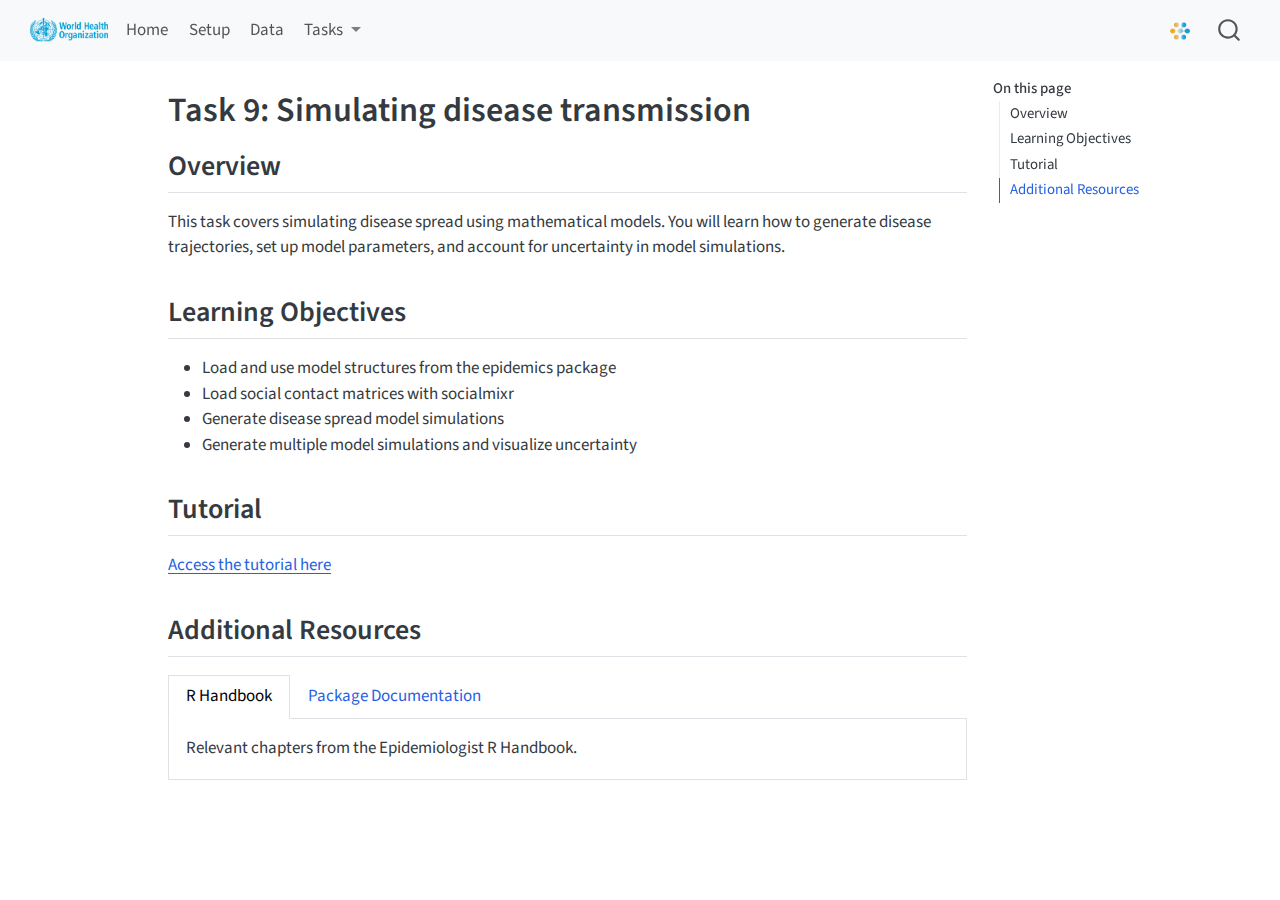
<file: docs/task9.html>
<!DOCTYPE html>
<html xmlns="http://www.w3.org/1999/xhtml" lang="en" xml:lang="en"><head>

<meta charset="utf-8">
<meta name="generator" content="quarto-1.6.39">

<meta name="viewport" content="width=device-width, initial-scale=1.0, user-scalable=yes">


<title>Task 9: Simulating disease transmission</title>
<style>
code{white-space: pre-wrap;}
span.smallcaps{font-variant: small-caps;}
div.columns{display: flex; gap: min(4vw, 1.5em);}
div.column{flex: auto; overflow-x: auto;}
div.hanging-indent{margin-left: 1.5em; text-indent: -1.5em;}
ul.task-list{list-style: none;}
ul.task-list li input[type="checkbox"] {
  width: 0.8em;
  margin: 0 0.8em 0.2em -1em; /* quarto-specific, see https://github.com/quarto-dev/quarto-cli/issues/4556 */ 
  vertical-align: middle;
}
</style>


<script src="site_libs/quarto-nav/quarto-nav.js"></script>
<script src="site_libs/quarto-nav/headroom.min.js"></script>
<script src="site_libs/clipboard/clipboard.min.js"></script>
<script src="site_libs/quarto-search/autocomplete.umd.js"></script>
<script src="site_libs/quarto-search/fuse.min.js"></script>
<script src="site_libs/quarto-search/quarto-search.js"></script>
<meta name="quarto:offset" content="./">
<link href=".//img/who_favicon.png" rel="icon" type="image/png">
<script src="site_libs/quarto-html/quarto.js"></script>
<script src="site_libs/quarto-html/popper.min.js"></script>
<script src="site_libs/quarto-html/tippy.umd.min.js"></script>
<script src="site_libs/quarto-html/anchor.min.js"></script>
<link href="site_libs/quarto-html/tippy.css" rel="stylesheet">
<link href="site_libs/quarto-html/quarto-syntax-highlighting-e26003cea8cd680ca0c55a263523d882.css" rel="stylesheet" id="quarto-text-highlighting-styles">
<script src="site_libs/bootstrap/bootstrap.min.js"></script>
<link href="site_libs/bootstrap/bootstrap-icons.css" rel="stylesheet">
<link href="site_libs/bootstrap/bootstrap-ddd961a2510921635943dfbbd19534c4.min.css" rel="stylesheet" append-hash="true" id="quarto-bootstrap" data-mode="light">
<script id="quarto-search-options" type="application/json">{
  "location": "navbar",
  "copy-button": false,
  "collapse-after": 3,
  "panel-placement": "end",
  "type": "overlay",
  "limit": 50,
  "keyboard-shortcut": [
    "f",
    "/",
    "s"
  ],
  "show-item-context": false,
  "language": {
    "search-no-results-text": "No results",
    "search-matching-documents-text": "matching documents",
    "search-copy-link-title": "Copy link to search",
    "search-hide-matches-text": "Hide additional matches",
    "search-more-match-text": "more match in this document",
    "search-more-matches-text": "more matches in this document",
    "search-clear-button-title": "Clear",
    "search-text-placeholder": "",
    "search-detached-cancel-button-title": "Cancel",
    "search-submit-button-title": "Submit",
    "search-label": "Search"
  }
}</script>


<link rel="stylesheet" href="styles.css">
</head>

<body class="nav-fixed">

<div id="quarto-search-results"></div>
  <header id="quarto-header" class="headroom fixed-top">
    <nav class="navbar navbar-expand-lg " data-bs-theme="dark">
      <div class="navbar-container container-fluid">
      <div class="navbar-brand-container mx-auto">
    <a href="./index.html" class="navbar-brand navbar-brand-logo">
    <img src="./img/who_logo.png" alt="" class="navbar-logo">
    </a>
  </div>
            <div id="quarto-search" class="" title="Search"></div>
          <button class="navbar-toggler" type="button" data-bs-toggle="collapse" data-bs-target="#navbarCollapse" aria-controls="navbarCollapse" role="menu" aria-expanded="false" aria-label="Toggle navigation" onclick="if (window.quartoToggleHeadroom) { window.quartoToggleHeadroom(); }">
  <span class="navbar-toggler-icon"></span>
</button>
          <div class="collapse navbar-collapse" id="navbarCollapse">
            <ul class="navbar-nav navbar-nav-scroll me-auto">
  <li class="nav-item">
    <a class="nav-link" href="./index.html"> 
<span class="menu-text">Home</span></a>
  </li>  
  <li class="nav-item">
    <a class="nav-link" href="./setup.html"> 
<span class="menu-text">Setup</span></a>
  </li>  
  <li class="nav-item">
    <a class="nav-link" href="./data.html"> 
<span class="menu-text">Data</span></a>
  </li>  
  <li class="nav-item dropdown ">
    <a class="nav-link dropdown-toggle" href="#" id="nav-menu-tasks" role="link" data-bs-toggle="dropdown" aria-expanded="false">
 <span class="menu-text">Tasks</span>
    </a>
    <ul class="dropdown-menu" aria-labelledby="nav-menu-tasks">    
        <li>
    <a class="dropdown-item" href="./task1.html">
 <span class="dropdown-text">1. Generating a basic situation report</span></a>
  </li>  
        <li>
    <a class="dropdown-item" href="./task2.html">
 <span class="dropdown-text">2. Generating interactive maps</span></a>
  </li>  
        <li>
    <a class="dropdown-item" href="./task3.html">
 <span class="dropdown-text">3. Visualising transmission chains</span></a>
  </li>  
        <li>
    <a class="dropdown-item" href="./task4.html">
 <span class="dropdown-text">4. Getting epidemiological parameters</span></a>
  </li>  
        <li>
    <a class="dropdown-item" href="./task5.html">
 <span class="dropdown-text">5. Estimating the reproduction number</span></a>
  </li>  
        <li>
    <a class="dropdown-item" href="./task6.html">
 <span class="dropdown-text">6. Nowcasting epidemiological data</span></a>
  </li>  
        <li>
    <a class="dropdown-item" href="./task7.html">
 <span class="dropdown-text">7. Forecasting cases and deaths</span></a>
  </li>  
        <li>
    <a class="dropdown-item" href="./task8.html">
 <span class="dropdown-text">8. Estimating disease severity</span></a>
  </li>  
        <li>
    <a class="dropdown-item" href="./task9.html">
 <span class="dropdown-text">9. Simulating disease transmission</span></a>
  </li>  
    </ul>
  </li>
</ul>
            <ul class="navbar-nav navbar-nav-scroll ms-auto">
  <li class="nav-item">
    <a class="nav-link" href="https://collaboratory.who.int/forum/c/afro-ca-cop/"> 
<span class="menu-text"><img src="./img/collaboratory_logo.png" height="24px" style="vertical-align: middle; margin-right: 0.25em;"></span></a>
  </li>  
</ul>
          </div> <!-- /navcollapse -->
            <div class="quarto-navbar-tools">
</div>
      </div> <!-- /container-fluid -->
    </nav>
</header>
<!-- content -->
<div id="quarto-content" class="quarto-container page-columns page-rows-contents page-layout-article page-navbar">
<!-- sidebar -->
<!-- margin-sidebar -->
    <div id="quarto-margin-sidebar" class="sidebar margin-sidebar">
        <nav id="TOC" role="doc-toc" class="toc-active">
    <h2 id="toc-title">On this page</h2>
   
  <ul>
  <li><a href="#overview" id="toc-overview" class="nav-link active" data-scroll-target="#overview">Overview</a></li>
  <li><a href="#learning-objectives" id="toc-learning-objectives" class="nav-link" data-scroll-target="#learning-objectives">Learning Objectives</a></li>
  <li><a href="#tutorial" id="toc-tutorial" class="nav-link" data-scroll-target="#tutorial">Tutorial</a></li>
  <li><a href="#additional-resources" id="toc-additional-resources" class="nav-link" data-scroll-target="#additional-resources">Additional Resources</a></li>
  </ul>
</nav>
    </div>
<!-- main -->
<main class="content" id="quarto-document-content">

<header id="title-block-header" class="quarto-title-block default">
<div class="quarto-title">
<h1 class="title">Task 9: Simulating disease transmission</h1>
</div>



<div class="quarto-title-meta">

    
  
    
  </div>
  


</header>


<section id="overview" class="level2">
<h2 class="anchored" data-anchor-id="overview">Overview</h2>
<p>This task covers simulating disease spread using mathematical models. You will learn how to generate disease trajectories, set up model parameters, and account for uncertainty in model simulations.</p>
</section>
<section id="learning-objectives" class="level2">
<h2 class="anchored" data-anchor-id="learning-objectives">Learning Objectives</h2>
<ul>
<li>Load and use model structures from the epidemics package</li>
<li>Load social contact matrices with socialmixr</li>
<li>Generate disease spread model simulations</li>
<li>Generate multiple model simulations and visualize uncertainty</li>
</ul>
</section>
<section id="tutorial" class="level2">
<h2 class="anchored" data-anchor-id="tutorial">Tutorial</h2>
<p><a href="https://epiverse-trace.github.io/tutorials-late/simulating-transmission.html">Access the tutorial here</a></p>
</section>
<section id="additional-resources" class="level2">
<h2 class="anchored" data-anchor-id="additional-resources">Additional Resources</h2>
<div class="tabset-margin-container"></div><div class="panel-tabset">
<ul class="nav nav-tabs" role="tablist"><li class="nav-item" role="presentation"><a class="nav-link active" id="tabset-1-1-tab" data-bs-toggle="tab" data-bs-target="#tabset-1-1" role="tab" aria-controls="tabset-1-1" aria-selected="true">R Handbook</a></li><li class="nav-item" role="presentation"><a class="nav-link" id="tabset-1-2-tab" data-bs-toggle="tab" data-bs-target="#tabset-1-2" role="tab" aria-controls="tabset-1-2" aria-selected="false">Package Documentation</a></li></ul>
<div class="tab-content">
<div id="tabset-1-1" class="tab-pane active" role="tabpanel" aria-labelledby="tabset-1-1-tab">
<p>Relevant chapters from the Epidemiologist R Handbook.</p>
</div>
<div id="tabset-1-2" class="tab-pane" role="tabpanel" aria-labelledby="tabset-1-2-tab">
<p>Package vignettes and documentation for relevant R packages.</p>
</div>
</div>
</div>


</section>

</main> <!-- /main -->
<script id="quarto-html-after-body" type="application/javascript">
window.document.addEventListener("DOMContentLoaded", function (event) {
  const toggleBodyColorMode = (bsSheetEl) => {
    const mode = bsSheetEl.getAttribute("data-mode");
    const bodyEl = window.document.querySelector("body");
    if (mode === "dark") {
      bodyEl.classList.add("quarto-dark");
      bodyEl.classList.remove("quarto-light");
    } else {
      bodyEl.classList.add("quarto-light");
      bodyEl.classList.remove("quarto-dark");
    }
  }
  const toggleBodyColorPrimary = () => {
    const bsSheetEl = window.document.querySelector("link#quarto-bootstrap");
    if (bsSheetEl) {
      toggleBodyColorMode(bsSheetEl);
    }
  }
  toggleBodyColorPrimary();  
  const icon = "";
  const anchorJS = new window.AnchorJS();
  anchorJS.options = {
    placement: 'right',
    icon: icon
  };
  anchorJS.add('.anchored');
  const isCodeAnnotation = (el) => {
    for (const clz of el.classList) {
      if (clz.startsWith('code-annotation-')) {                     
        return true;
      }
    }
    return false;
  }
  const onCopySuccess = function(e) {
    // button target
    const button = e.trigger;
    // don't keep focus
    button.blur();
    // flash "checked"
    button.classList.add('code-copy-button-checked');
    var currentTitle = button.getAttribute("title");
    button.setAttribute("title", "Copied!");
    let tooltip;
    if (window.bootstrap) {
      button.setAttribute("data-bs-toggle", "tooltip");
      button.setAttribute("data-bs-placement", "left");
      button.setAttribute("data-bs-title", "Copied!");
      tooltip = new bootstrap.Tooltip(button, 
        { trigger: "manual", 
          customClass: "code-copy-button-tooltip",
          offset: [0, -8]});
      tooltip.show();    
    }
    setTimeout(function() {
      if (tooltip) {
        tooltip.hide();
        button.removeAttribute("data-bs-title");
        button.removeAttribute("data-bs-toggle");
        button.removeAttribute("data-bs-placement");
      }
      button.setAttribute("title", currentTitle);
      button.classList.remove('code-copy-button-checked');
    }, 1000);
    // clear code selection
    e.clearSelection();
  }
  const getTextToCopy = function(trigger) {
      const codeEl = trigger.previousElementSibling.cloneNode(true);
      for (const childEl of codeEl.children) {
        if (isCodeAnnotation(childEl)) {
          childEl.remove();
        }
      }
      return codeEl.innerText;
  }
  const clipboard = new window.ClipboardJS('.code-copy-button:not([data-in-quarto-modal])', {
    text: getTextToCopy
  });
  clipboard.on('success', onCopySuccess);
  if (window.document.getElementById('quarto-embedded-source-code-modal')) {
    const clipboardModal = new window.ClipboardJS('.code-copy-button[data-in-quarto-modal]', {
      text: getTextToCopy,
      container: window.document.getElementById('quarto-embedded-source-code-modal')
    });
    clipboardModal.on('success', onCopySuccess);
  }
    var localhostRegex = new RegExp(/^(?:http|https):\/\/localhost\:?[0-9]*\//);
    var mailtoRegex = new RegExp(/^mailto:/);
      var filterRegex = new RegExp('/' + window.location.host + '/');
    var isInternal = (href) => {
        return filterRegex.test(href) || localhostRegex.test(href) || mailtoRegex.test(href);
    }
    // Inspect non-navigation links and adorn them if external
 	var links = window.document.querySelectorAll('a[href]:not(.nav-link):not(.navbar-brand):not(.toc-action):not(.sidebar-link):not(.sidebar-item-toggle):not(.pagination-link):not(.no-external):not([aria-hidden]):not(.dropdown-item):not(.quarto-navigation-tool):not(.about-link)');
    for (var i=0; i<links.length; i++) {
      const link = links[i];
      if (!isInternal(link.href)) {
        // undo the damage that might have been done by quarto-nav.js in the case of
        // links that we want to consider external
        if (link.dataset.originalHref !== undefined) {
          link.href = link.dataset.originalHref;
        }
      }
    }
  function tippyHover(el, contentFn, onTriggerFn, onUntriggerFn) {
    const config = {
      allowHTML: true,
      maxWidth: 500,
      delay: 100,
      arrow: false,
      appendTo: function(el) {
          return el.parentElement;
      },
      interactive: true,
      interactiveBorder: 10,
      theme: 'quarto',
      placement: 'bottom-start',
    };
    if (contentFn) {
      config.content = contentFn;
    }
    if (onTriggerFn) {
      config.onTrigger = onTriggerFn;
    }
    if (onUntriggerFn) {
      config.onUntrigger = onUntriggerFn;
    }
    window.tippy(el, config); 
  }
  const noterefs = window.document.querySelectorAll('a[role="doc-noteref"]');
  for (var i=0; i<noterefs.length; i++) {
    const ref = noterefs[i];
    tippyHover(ref, function() {
      // use id or data attribute instead here
      let href = ref.getAttribute('data-footnote-href') || ref.getAttribute('href');
      try { href = new URL(href).hash; } catch {}
      const id = href.replace(/^#\/?/, "");
      const note = window.document.getElementById(id);
      if (note) {
        return note.innerHTML;
      } else {
        return "";
      }
    });
  }
  const xrefs = window.document.querySelectorAll('a.quarto-xref');
  const processXRef = (id, note) => {
    // Strip column container classes
    const stripColumnClz = (el) => {
      el.classList.remove("page-full", "page-columns");
      if (el.children) {
        for (const child of el.children) {
          stripColumnClz(child);
        }
      }
    }
    stripColumnClz(note)
    if (id === null || id.startsWith('sec-')) {
      // Special case sections, only their first couple elements
      const container = document.createElement("div");
      if (note.children && note.children.length > 2) {
        container.appendChild(note.children[0].cloneNode(true));
        for (let i = 1; i < note.children.length; i++) {
          const child = note.children[i];
          if (child.tagName === "P" && child.innerText === "") {
            continue;
          } else {
            container.appendChild(child.cloneNode(true));
            break;
          }
        }
        if (window.Quarto?.typesetMath) {
          window.Quarto.typesetMath(container);
        }
        return container.innerHTML
      } else {
        if (window.Quarto?.typesetMath) {
          window.Quarto.typesetMath(note);
        }
        return note.innerHTML;
      }
    } else {
      // Remove any anchor links if they are present
      const anchorLink = note.querySelector('a.anchorjs-link');
      if (anchorLink) {
        anchorLink.remove();
      }
      if (window.Quarto?.typesetMath) {
        window.Quarto.typesetMath(note);
      }
      if (note.classList.contains("callout")) {
        return note.outerHTML;
      } else {
        return note.innerHTML;
      }
    }
  }
  for (var i=0; i<xrefs.length; i++) {
    const xref = xrefs[i];
    tippyHover(xref, undefined, function(instance) {
      instance.disable();
      let url = xref.getAttribute('href');
      let hash = undefined; 
      if (url.startsWith('#')) {
        hash = url;
      } else {
        try { hash = new URL(url).hash; } catch {}
      }
      if (hash) {
        const id = hash.replace(/^#\/?/, "");
        const note = window.document.getElementById(id);
        if (note !== null) {
          try {
            const html = processXRef(id, note.cloneNode(true));
            instance.setContent(html);
          } finally {
            instance.enable();
            instance.show();
          }
        } else {
          // See if we can fetch this
          fetch(url.split('#')[0])
          .then(res => res.text())
          .then(html => {
            const parser = new DOMParser();
            const htmlDoc = parser.parseFromString(html, "text/html");
            const note = htmlDoc.getElementById(id);
            if (note !== null) {
              const html = processXRef(id, note);
              instance.setContent(html);
            } 
          }).finally(() => {
            instance.enable();
            instance.show();
          });
        }
      } else {
        // See if we can fetch a full url (with no hash to target)
        // This is a special case and we should probably do some content thinning / targeting
        fetch(url)
        .then(res => res.text())
        .then(html => {
          const parser = new DOMParser();
          const htmlDoc = parser.parseFromString(html, "text/html");
          const note = htmlDoc.querySelector('main.content');
          if (note !== null) {
            // This should only happen for chapter cross references
            // (since there is no id in the URL)
            // remove the first header
            if (note.children.length > 0 && note.children[0].tagName === "HEADER") {
              note.children[0].remove();
            }
            const html = processXRef(null, note);
            instance.setContent(html);
          } 
        }).finally(() => {
          instance.enable();
          instance.show();
        });
      }
    }, function(instance) {
    });
  }
      let selectedAnnoteEl;
      const selectorForAnnotation = ( cell, annotation) => {
        let cellAttr = 'data-code-cell="' + cell + '"';
        let lineAttr = 'data-code-annotation="' +  annotation + '"';
        const selector = 'span[' + cellAttr + '][' + lineAttr + ']';
        return selector;
      }
      const selectCodeLines = (annoteEl) => {
        const doc = window.document;
        const targetCell = annoteEl.getAttribute("data-target-cell");
        const targetAnnotation = annoteEl.getAttribute("data-target-annotation");
        const annoteSpan = window.document.querySelector(selectorForAnnotation(targetCell, targetAnnotation));
        const lines = annoteSpan.getAttribute("data-code-lines").split(",");
        const lineIds = lines.map((line) => {
          return targetCell + "-" + line;
        })
        let top = null;
        let height = null;
        let parent = null;
        if (lineIds.length > 0) {
            //compute the position of the single el (top and bottom and make a div)
            const el = window.document.getElementById(lineIds[0]);
            top = el.offsetTop;
            height = el.offsetHeight;
            parent = el.parentElement.parentElement;
          if (lineIds.length > 1) {
            const lastEl = window.document.getElementById(lineIds[lineIds.length - 1]);
            const bottom = lastEl.offsetTop + lastEl.offsetHeight;
            height = bottom - top;
          }
          if (top !== null && height !== null && parent !== null) {
            // cook up a div (if necessary) and position it 
            let div = window.document.getElementById("code-annotation-line-highlight");
            if (div === null) {
              div = window.document.createElement("div");
              div.setAttribute("id", "code-annotation-line-highlight");
              div.style.position = 'absolute';
              parent.appendChild(div);
            }
            div.style.top = top - 2 + "px";
            div.style.height = height + 4 + "px";
            div.style.left = 0;
            let gutterDiv = window.document.getElementById("code-annotation-line-highlight-gutter");
            if (gutterDiv === null) {
              gutterDiv = window.document.createElement("div");
              gutterDiv.setAttribute("id", "code-annotation-line-highlight-gutter");
              gutterDiv.style.position = 'absolute';
              const codeCell = window.document.getElementById(targetCell);
              const gutter = codeCell.querySelector('.code-annotation-gutter');
              gutter.appendChild(gutterDiv);
            }
            gutterDiv.style.top = top - 2 + "px";
            gutterDiv.style.height = height + 4 + "px";
          }
          selectedAnnoteEl = annoteEl;
        }
      };
      const unselectCodeLines = () => {
        const elementsIds = ["code-annotation-line-highlight", "code-annotation-line-highlight-gutter"];
        elementsIds.forEach((elId) => {
          const div = window.document.getElementById(elId);
          if (div) {
            div.remove();
          }
        });
        selectedAnnoteEl = undefined;
      };
        // Handle positioning of the toggle
    window.addEventListener(
      "resize",
      throttle(() => {
        elRect = undefined;
        if (selectedAnnoteEl) {
          selectCodeLines(selectedAnnoteEl);
        }
      }, 10)
    );
    function throttle(fn, ms) {
    let throttle = false;
    let timer;
      return (...args) => {
        if(!throttle) { // first call gets through
            fn.apply(this, args);
            throttle = true;
        } else { // all the others get throttled
            if(timer) clearTimeout(timer); // cancel #2
            timer = setTimeout(() => {
              fn.apply(this, args);
              timer = throttle = false;
            }, ms);
        }
      };
    }
      // Attach click handler to the DT
      const annoteDls = window.document.querySelectorAll('dt[data-target-cell]');
      for (const annoteDlNode of annoteDls) {
        annoteDlNode.addEventListener('click', (event) => {
          const clickedEl = event.target;
          if (clickedEl !== selectedAnnoteEl) {
            unselectCodeLines();
            const activeEl = window.document.querySelector('dt[data-target-cell].code-annotation-active');
            if (activeEl) {
              activeEl.classList.remove('code-annotation-active');
            }
            selectCodeLines(clickedEl);
            clickedEl.classList.add('code-annotation-active');
          } else {
            // Unselect the line
            unselectCodeLines();
            clickedEl.classList.remove('code-annotation-active');
          }
        });
      }
  const findCites = (el) => {
    const parentEl = el.parentElement;
    if (parentEl) {
      const cites = parentEl.dataset.cites;
      if (cites) {
        return {
          el,
          cites: cites.split(' ')
        };
      } else {
        return findCites(el.parentElement)
      }
    } else {
      return undefined;
    }
  };
  var bibliorefs = window.document.querySelectorAll('a[role="doc-biblioref"]');
  for (var i=0; i<bibliorefs.length; i++) {
    const ref = bibliorefs[i];
    const citeInfo = findCites(ref);
    if (citeInfo) {
      tippyHover(citeInfo.el, function() {
        var popup = window.document.createElement('div');
        citeInfo.cites.forEach(function(cite) {
          var citeDiv = window.document.createElement('div');
          citeDiv.classList.add('hanging-indent');
          citeDiv.classList.add('csl-entry');
          var biblioDiv = window.document.getElementById('ref-' + cite);
          if (biblioDiv) {
            citeDiv.innerHTML = biblioDiv.innerHTML;
          }
          popup.appendChild(citeDiv);
        });
        return popup.innerHTML;
      });
    }
  }
});
</script>
</div> <!-- /content -->




</body></html>
</file>
<file: docs/site_libs/quarto-html/tippy.css>
.tippy-box[data-animation=fade][data-state=hidden]{opacity:0}[data-tippy-root]{max-width:calc(100vw - 10px)}.tippy-box{position:relative;background-color:#333;color:#fff;border-radius:4px;font-size:14px;line-height:1.4;white-space:normal;outline:0;transition-property:transform,visibility,opacity}.tippy-box[data-placement^=top]>.tippy-arrow{bottom:0}.tippy-box[data-placement^=top]>.tippy-arrow:before{bottom:-7px;left:0;border-width:8px 8px 0;border-top-color:initial;transform-origin:center top}.tippy-box[data-placement^=bottom]>.tippy-arrow{top:0}.tippy-box[data-placement^=bottom]>.tippy-arrow:before{top:-7px;left:0;border-width:0 8px 8px;border-bottom-color:initial;transform-origin:center bottom}.tippy-box[data-placement^=left]>.tippy-arrow{right:0}.tippy-box[data-placement^=left]>.tippy-arrow:before{border-width:8px 0 8px 8px;border-left-color:initial;right:-7px;transform-origin:center left}.tippy-box[data-placement^=right]>.tippy-arrow{left:0}.tippy-box[data-placement^=right]>.tippy-arrow:before{left:-7px;border-width:8px 8px 8px 0;border-right-color:initial;transform-origin:center right}.tippy-box[data-inertia][data-state=visible]{transition-timing-function:cubic-bezier(.54,1.5,.38,1.11)}.tippy-arrow{width:16px;height:16px;color:#333}.tippy-arrow:before{content:"";position:absolute;border-color:transparent;border-style:solid}.tippy-content{position:relative;padding:5px 9px;z-index:1}
</file>
<file: docs/site_libs/quarto-html/quarto-syntax-highlighting-e26003cea8cd680ca0c55a263523d882.css>
/* quarto syntax highlight colors */
:root {
  --quarto-hl-ot-color: #003B4F;
  --quarto-hl-at-color: #657422;
  --quarto-hl-ss-color: #20794D;
  --quarto-hl-an-color: #5E5E5E;
  --quarto-hl-fu-color: #4758AB;
  --quarto-hl-st-color: #20794D;
  --quarto-hl-cf-color: #003B4F;
  --quarto-hl-op-color: #5E5E5E;
  --quarto-hl-er-color: #AD0000;
  --quarto-hl-bn-color: #AD0000;
  --quarto-hl-al-color: #AD0000;
  --quarto-hl-va-color: #111111;
  --quarto-hl-bu-color: inherit;
  --quarto-hl-ex-color: inherit;
  --quarto-hl-pp-color: #AD0000;
  --quarto-hl-in-color: #5E5E5E;
  --quarto-hl-vs-color: #20794D;
  --quarto-hl-wa-color: #5E5E5E;
  --quarto-hl-do-color: #5E5E5E;
  --quarto-hl-im-color: #00769E;
  --quarto-hl-ch-color: #20794D;
  --quarto-hl-dt-color: #AD0000;
  --quarto-hl-fl-color: #AD0000;
  --quarto-hl-co-color: #5E5E5E;
  --quarto-hl-cv-color: #5E5E5E;
  --quarto-hl-cn-color: #8f5902;
  --quarto-hl-sc-color: #5E5E5E;
  --quarto-hl-dv-color: #AD0000;
  --quarto-hl-kw-color: #003B4F;
}

/* other quarto variables */
:root {
  --quarto-font-monospace: SFMono-Regular, Menlo, Monaco, Consolas, "Liberation Mono", "Courier New", monospace;
}

pre > code.sourceCode > span {
  color: #003B4F;
}

code span {
  color: #003B4F;
}

code.sourceCode > span {
  color: #003B4F;
}

div.sourceCode,
div.sourceCode pre.sourceCode {
  color: #003B4F;
}

code span.ot {
  color: #003B4F;
  font-style: inherit;
}

code span.at {
  color: #657422;
  font-style: inherit;
}

code span.ss {
  color: #20794D;
  font-style: inherit;
}

code span.an {
  color: #5E5E5E;
  font-style: inherit;
}

code span.fu {
  color: #4758AB;
  font-style: inherit;
}

code span.st {
  color: #20794D;
  font-style: inherit;
}

code span.cf {
  color: #003B4F;
  font-weight: bold;
  font-style: inherit;
}

code span.op {
  color: #5E5E5E;
  font-style: inherit;
}

code span.er {
  color: #AD0000;
  font-style: inherit;
}

code span.bn {
  color: #AD0000;
  font-style: inherit;
}

code span.al {
  color: #AD0000;
  font-style: inherit;
}

code span.va {
  color: #111111;
  font-style: inherit;
}

code span.bu {
  font-style: inherit;
}

code span.ex {
  font-style: inherit;
}

code span.pp {
  color: #AD0000;
  font-style: inherit;
}

code span.in {
  color: #5E5E5E;
  font-style: inherit;
}

code span.vs {
  color: #20794D;
  font-style: inherit;
}

code span.wa {
  color: #5E5E5E;
  font-style: italic;
}

code span.do {
  color: #5E5E5E;
  font-style: italic;
}

code span.im {
  color: #00769E;
  font-style: inherit;
}

code span.ch {
  color: #20794D;
  font-style: inherit;
}

code span.dt {
  color: #AD0000;
  font-style: inherit;
}

code span.fl {
  color: #AD0000;
  font-style: inherit;
}

code span.co {
  color: #5E5E5E;
  font-style: inherit;
}

code span.cv {
  color: #5E5E5E;
  font-style: italic;
}

code span.cn {
  color: #8f5902;
  font-style: inherit;
}

code span.sc {
  color: #5E5E5E;
  font-style: inherit;
}

code span.dv {
  color: #AD0000;
  font-style: inherit;
}

code span.kw {
  color: #003B4F;
  font-weight: bold;
  font-style: inherit;
}

.prevent-inlining {
  content: "</";
}

/*# sourceMappingURL=e90e9ab646ea9b1aaa61e089606e0f97.css.map */
</file>
<file: docs/styles.css>
/* Custom styles for the Analytics Workshop Hackathon website */

/* Download button styling */
.btn {
  display: inline-block;
  padding: 0.6em 1.2em;
  margin: 0.5em 0.5em 0.5em 0;
  text-decoration: none;
  border-radius: 4px;
  font-weight: 500;
  transition: background-color 0.3s ease, color 0.3s ease;
}

.btn-primary {
  background-color: #0066cc;
  color: white;
  border: 1px solid #0066cc;
}

.btn-primary:hover {
  background-color: #0052a3;
  border-color: #0052a3;
  color: white;
  text-decoration: none;
}

.btn-primary:visited {
  color: white;
}

/* Reactable table spacing */
.reactable {
  margin-bottom: 2em;
}
</file>
<file: docs/site_libs/htmltools-fill-0.5.8.1/fill.css>
@layer htmltools {
  .html-fill-container {
    display: flex;
    flex-direction: column;
    /* Prevent the container from expanding vertically or horizontally beyond its
    parent's constraints. */
    min-height: 0;
    min-width: 0;
  }
  .html-fill-container > .html-fill-item {
    /* Fill items can grow and shrink freely within
    available vertical space in fillable container */
    flex: 1 1 auto;
    min-height: 0;
    min-width: 0;
  }
  .html-fill-container > :not(.html-fill-item) {
    /* Prevent shrinking or growing of non-fill items */
    flex: 0 0 auto;
  }
}
</file>
<file: docs/site_libs/reactable-0.4.4/reactable.css>
.Reactable{-webkit-box-orient:vertical;-webkit-box-direction:normal;display:-webkit-box;display:-ms-flexbox;display:flex;-ms-flex-direction:column;flex-direction:column;position:relative}.Reactable *{-webkit-box-sizing:border-box;box-sizing:border-box}.Reactable .rt-table{-webkit-box-flex:1;-webkit-box-align:stretch;-ms-flex-align:stretch;align-items:stretch;border-collapse:collapse;-ms-flex:auto 1;flex:auto 1;overflow:auto;width:100%}.Reactable .rt-table,.Reactable .rt-thead{-webkit-box-orient:vertical;-webkit-box-direction:normal;display:-webkit-box;display:-ms-flexbox;display:flex;-ms-flex-direction:column;flex-direction:column}.Reactable .rt-thead .rt-td,.Reactable .rt-thead .rt-th{line-height:normal;position:relative}.Reactable .rt-th.rt-th-resizable{overflow:visible}.Reactable .rt-th.rt-th-resizable:last-child{overflow:hidden}.Reactable .rt-tbody{-webkit-box-orient:vertical;-webkit-box-direction:normal;display:-webkit-box;display:-ms-flexbox;display:flex;-ms-flex-direction:column;flex-direction:column;overflow:auto}.rt-td-expandable{cursor:pointer}.Reactable .rt-tr-group{-webkit-box-orient:vertical;-webkit-box-direction:normal;-webkit-box-align:stretch;-ms-flex-align:stretch;align-items:stretch;-ms-flex:1 0 auto;flex:1 0 auto;-ms-flex-direction:column;flex-direction:column}.Reactable .rt-tr,.Reactable .rt-tr-group{-webkit-box-flex:1;display:-webkit-box;display:-ms-flexbox;display:flex}.Reactable .rt-tr{-ms-flex:1 0 auto;flex:1 0 auto}.Reactable .rt-td,.Reactable .rt-th{-webkit-box-flex:1;-ms-flex:1 0 0px;flex:1 0 0;overflow:hidden}.Reactable .rt-resizer{bottom:0;cursor:col-resize;display:inline-block;position:absolute;right:-18px;top:0;width:36px;z-index:10}.Reactable .rt-tfoot{-webkit-box-orient:vertical;-webkit-box-direction:normal;display:-webkit-box;display:-ms-flexbox;display:flex;-ms-flex-direction:column;flex-direction:column}.Reactable .rt-resizing .rt-td,.Reactable .rt-resizing .rt-th{cursor:col-resize;-webkit-transition:none!important;transition:none!important;-webkit-user-select:none;-moz-user-select:none;-ms-user-select:none;user-select:none}
.Reactable{background-color:#fff;height:100%}.rt-inline{display:-webkit-inline-box;display:-ms-inline-flexbox;display:inline-flex}.rt-th{font-weight:600}.rt-td,.rt-th{word-wrap:break-word;display:-webkit-box;display:-ms-flexbox;display:flex;max-width:100%;overflow-wrap:break-word}.rt-td-inner,.rt-th-inner{overflow:hidden;padding:7px 8px;width:100%}.rt-compact .rt-td-inner,.rt-compact .rt-th-inner{padding:4px 6px}.rt-text-content{overflow:hidden}.rt-nowrap .rt-td-inner,.rt-nowrap .rt-text-content,.rt-nowrap .rt-th-inner{text-overflow:ellipsis;white-space:nowrap}.rt-select{-webkit-box-align:center;-ms-flex-align:center;-webkit-box-pack:center;-ms-flex-pack:center;align-items:center;display:-webkit-box;display:-ms-flexbox;display:flex;justify-content:center}input[type=checkbox].rt-select-input,input[type=radio].rt-select-input{display:block;margin:0}.rt-align-left{text-align:left}.rt-align-right{text-align:right}.rt-align-center{text-align:center}.rt-valign-center{-webkit-box-align:center;-ms-flex-align:center;align-items:center}.rt-valign-bottom{-webkit-box-align:end;-ms-flex-align:end;align-items:flex-end}.rt-sticky,.rt-tbody,.rt-tr,.rt-tr-group{background-color:inherit}.rt-sticky{z-index:1}.rt-table{border-color:#e6e6e6;border-width:1px}.rt-bordered .rt-table,.rt-outlined .rt-table{border-style:solid}.Reactable:not(.rt-keyboard-active) .rt-table:focus{outline-style:solid;outline-width:0}.rt-th{border-bottom:2px solid #e6e6e6;border-left-color:rgba(0,0,0,.05);border-left-width:1px}.rt-bordered .rt-th,.rt-outlined .rt-th{border-bottom-width:1px}.rt-td{border-left-color:rgba(0,0,0,.05);border-left-width:1px;border-top:1px solid #f2f2f2}.rt-borderless .rt-td,.rt-tr-group:first-child>.rt-tr:first-child .rt-td{border-top:none}.rt-bordered .rt-td,.rt-bordered .rt-th{border-left-style:solid}.rt-bordered .rt-td:first-child,.rt-bordered .rt-th:first-child{border-left:none}.rt-th-group,.rt-th-group-none{border-bottom-style:none}.rt-th-group:after{background-color:#e6e6e6;bottom:0;content:"";height:1px;left:8px;margin:auto;position:absolute;right:8px;width:100%}.rt-bordered .rt-th-group:after,.rt-outlined .rt-th-group:after{left:0;right:0}.rt-bordered .rt-th-group-none{border-bottom-style:solid}.rt-tr-striped{background-color:rgba(0,0,0,.03)}.rt-tr-striped-sticky{background-color:#f7f7f7}.rt-tr-highlight:hover{background-color:rgba(0,0,0,.05)}.rt-tr-highlight-sticky:hover{background-color:#f2f2f2}.rt-tr-pad{-webkit-user-select:none;-moz-user-select:none;-ms-user-select:none;user-select:none}.Reactable .rt-tbody,.Reactable .rt-tfoot,.Reactable .rt-thead{-ms-flex-negative:0;flex-shrink:0}@supports (position:sticky){.Reactable .rt-table{background:inherit}.Reactable .rt-tbody{overflow:visible}.Reactable .rt-thead{top:0}.Reactable .rt-tfoot,.Reactable .rt-thead{background:inherit;position:sticky;z-index:2}.Reactable .rt-tfoot{bottom:0}}@media screen and (-ms-high-contrast:active),screen and (-ms-high-contrast:none){.Reactable .rt-tbody{-ms-overflow-style:-ms-autohiding-scrollbar;overflow:auto}}.rt-td-filter{border-bottom:1px solid #f2f2f2;border-top:0}.rt-borderless .rt-td-filter{border-bottom:0}.rt-filter{background-color:#fff;border:1px solid rgba(0,0,0,.1);border-radius:3px;color:inherit;font-family:inherit;font-size:inherit;font-weight:400;margin:0;outline-style:solid;outline-width:0;padding:5px 7px;width:100%}.rt-filter:focus{border:1px solid rgba(0,0,0,.25)}.rt-sort-header{display:-webkit-box;display:-ms-flexbox;display:flex}.rt-align-center .rt-sort-header{-webkit-box-pack:center;-ms-flex-pack:center;justify-content:center}.rt-align-right .rt-sort-header{-webkit-box-pack:end;-ms-flex-pack:end;justify-content:flex-end}.rt-th{outline-style:solid;outline-width:0}.rt-th[aria-sort]{cursor:pointer}.rt-th[aria-sort] .rt-sort-left:after{line-height:0;padding-right:5px}.rt-th[aria-sort] .rt-sort-right:after{line-height:0;padding-left:5px}.rt-th[aria-sort=ascending] .rt-sort-left:after,.rt-th[aria-sort=ascending] .rt-sort-right:after{content:"\2191"}.rt-th[aria-sort=descending] .rt-sort-left:after,.rt-th[aria-sort=descending] .rt-sort-right:after{content:"\2193"}.rt-th[aria-sort=none] .rt-sort:after{content:"\2195";opacity:.4}.rt-keyboard-active .rt-th[data-sort-hint=ascending]:focus .rt-sort-left:after,.rt-keyboard-active .rt-th[data-sort-hint=ascending]:focus .rt-sort-right:after{content:"\2191";opacity:.4}.rt-keyboard-active .rt-th[data-sort-hint=descending]:focus .rt-sort-left:after,.rt-keyboard-active .rt-th[data-sort-hint=descending]:focus .rt-sort-right:after{content:"\2193";opacity:.4}.rt-expander-button{background:none;border:none;cursor:pointer;margin:0 2px;padding:0}.rt-expander{color:transparent;display:inline-block;outline-style:solid;outline-width:0;padding:0 8px;position:relative}.rt-expander:after{border-left:5.04px solid transparent;border-right:5.04px solid transparent;border-top:7px solid rgba(0,0,0,.8);content:"";cursor:pointer;height:0;left:50%;position:absolute;top:50%;-webkit-transform:translate(-50%,-50%) rotate(-90deg);transform:translate(-50%,-50%) rotate(-90deg);-webkit-transition:all .3s cubic-bezier(.175,.885,.32,1.275);transition:all .3s cubic-bezier(.175,.885,.32,1.275);width:0}.rt-expander.rt-expander-open:after{-webkit-transform:translate(-50%,-50%) rotate(0);transform:translate(-50%,-50%) rotate(0)}.rt-pagination{-webkit-box-pack:justify;-ms-flex-pack:justify;-webkit-box-align:baseline;-ms-flex-align:baseline;align-items:baseline;border-top:1px solid #f2f2f2;display:-webkit-box;display:-ms-flexbox;display:flex;-ms-flex-wrap:wrap;flex-wrap:wrap;justify-content:space-between;padding:6px 4px}.rt-bordered .rt-pagination,.rt-outlined .rt-pagination{border-top:none}.rt-pagination-info :not(:last-child){margin-right:16px}.rt-page-info{display:inline-block;margin:6px 8px;opacity:.9}.rt-page-size{display:inline-block;margin:0 8px}.rt-page-size-select{margin:0 2px}.rt-page-button,.rt-page-jump,.rt-page-size-select{color:inherit;font-family:inherit;font-size:inherit;line-height:inherit}.rt-page-jump,.rt-page-size-select{background-color:#fff;border:1px solid rgba(0,0,0,.05);border-radius:3px;padding:3px}@supports (-moz-appearance:none){.rt-page-size-select{-moz-appearance:none;background-image:url('data:image/svg+xml;charset=US-ASCII,<svg width="24" height="24" xmlns="http://www.w3.org/2000/svg"><path fill="%23333" d="M24 1.5l-12 21-12-21h24z"/></svg>');background-position:right 6px center;background-repeat:no-repeat;background-size:6px;padding-right:12px}}.rt-page-button{background-color:transparent;border:none;border-radius:3px;cursor:pointer;outline-style:solid;outline-width:0;padding:6px 12px}.rt-page-button::-moz-focus-inner{border-style:none;padding:0}.rt-page-button:disabled{cursor:default;opacity:.6}.rt-page-button:hover{background-color:rgba(0,0,0,.04)}.rt-page-button:active{background-color:rgba(0,0,0,.08)}.rt-keyboard-active .rt-page-button:focus{background-color:rgba(0,0,0,.04)}.rt-page-button:disabled:focus,.rt-page-button:disabled:hover{background-color:transparent}.rt-page-button-current{font-weight:700}.rt-page-ellipsis{margin:0 4px;pointer-events:none}.rt-page-numbers{display:inline-block;margin:0 8px;white-space:nowrap}.rt-page-jump{text-align:center;width:70px}.rt-tbody-no-data{position:relative}.rt-tbody-no-data .rt-td{border-color:transparent}.rt-no-data{display:block;left:50%;line-height:0;position:absolute;top:50%;-webkit-transform:translate(-50%,-50%);transform:translate(-50%,-50%);z-index:1}.rt-search{-ms-flex-item-align:end;align-self:flex-end;background-color:#fff;border:1px solid rgba(0,0,0,.1);border-radius:3px;color:inherit;display:block;font-family:inherit;font-size:inherit;margin:0 0 8px;outline-style:solid;outline-width:0;padding:5px 7px}.rt-search:active,.rt-search:focus{border:1px solid rgba(0,0,0,.25)}
</file>
<file: docs/site_libs/vis-9.1.0/vis-network.min.css>
.vis-overlay{bottom:0;left:0;position:absolute;right:0;top:0;z-index:10}.vis-active{box-shadow:0 0 10px #86d5f8}.vis [class*=span]{min-height:0;width:auto}div.vis-color-picker{background-color:#fff;border-radius:15px;box-shadow:0 0 10px 0 rgba(0,0,0,.5);display:none;height:444px;left:30px;margin-left:30px;margin-top:-140px;padding:10px;position:absolute;top:0;width:310px;z-index:1}div.vis-color-picker div.vis-arrow{left:5px;position:absolute;top:147px}div.vis-color-picker div.vis-arrow:after,div.vis-color-picker div.vis-arrow:before{border:solid transparent;content:" ";height:0;pointer-events:none;position:absolute;right:100%;top:50%;width:0}div.vis-color-picker div.vis-arrow:after{border-color:hsla(0,0%,100%,0) #fff hsla(0,0%,100%,0) hsla(0,0%,100%,0);border-width:30px;margin-top:-30px}div.vis-color-picker div.vis-color{cursor:pointer;height:289px;position:absolute;width:289px}div.vis-color-picker div.vis-brightness{position:absolute;top:313px}div.vis-color-picker div.vis-opacity{position:absolute;top:350px}div.vis-color-picker div.vis-selector{background:#4c4c4c;background:-moz-linear-gradient(top,#4c4c4c 0,#595959 12%,#666 25%,#474747 39%,#2c2c2c 50%,#000 51%,#111 60%,#2b2b2b 76%,#1c1c1c 91%,#131313 100%);background:-webkit-gradient(linear,left top,left bottom,color-stop(0,#4c4c4c),color-stop(12%,#595959),color-stop(25%,#666),color-stop(39%,#474747),color-stop(50%,#2c2c2c),color-stop(51%,#000),color-stop(60%,#111),color-stop(76%,#2b2b2b),color-stop(91%,#1c1c1c),color-stop(100%,#131313));background:-webkit-linear-gradient(top,#4c4c4c,#595959 12%,#666 25%,#474747 39%,#2c2c2c 50%,#000 51%,#111 60%,#2b2b2b 76%,#1c1c1c 91%,#131313);background:-o-linear-gradient(top,#4c4c4c 0,#595959 12%,#666 25%,#474747 39%,#2c2c2c 50%,#000 51%,#111 60%,#2b2b2b 76%,#1c1c1c 91%,#131313 100%);background:-ms-linear-gradient(top,#4c4c4c 0,#595959 12%,#666 25%,#474747 39%,#2c2c2c 50%,#000 51%,#111 60%,#2b2b2b 76%,#1c1c1c 91%,#131313 100%);background:linear-gradient(180deg,#4c4c4c 0,#595959 12%,#666 25%,#474747 39%,#2c2c2c 50%,#000 51%,#111 60%,#2b2b2b 76%,#1c1c1c 91%,#131313);border:1px solid #fff;border-radius:15px;filter:progid:DXImageTransform.Microsoft.gradient(startColorstr="#4c4c4c",endColorstr="#131313",GradientType=0);height:15px;left:137px;position:absolute;top:137px;width:15px}div.vis-color-picker div.vis-new-color{left:159px;padding-right:2px;text-align:right}div.vis-color-picker div.vis-initial-color,div.vis-color-picker div.vis-new-color{border:1px solid rgba(0,0,0,.1);border-radius:5px;color:rgba(0,0,0,.4);font-size:10px;height:20px;line-height:20px;position:absolute;top:380px;vertical-align:middle;width:140px}div.vis-color-picker div.vis-initial-color{left:10px;padding-left:2px;text-align:left}div.vis-color-picker div.vis-label{left:10px;position:absolute;width:300px}div.vis-color-picker div.vis-label.vis-brightness{top:300px}div.vis-color-picker div.vis-label.vis-opacity{top:338px}div.vis-color-picker div.vis-button{background-color:#f7f7f7;border:2px solid #d9d9d9;border-radius:10px;cursor:pointer;height:25px;line-height:25px;position:absolute;text-align:center;top:410px;vertical-align:middle;width:68px}div.vis-color-picker div.vis-button.vis-cancel{left:5px}div.vis-color-picker div.vis-button.vis-load{left:82px}div.vis-color-picker div.vis-button.vis-apply{left:159px}div.vis-color-picker div.vis-button.vis-save{left:236px}div.vis-color-picker input.vis-range{height:20px;width:290px}div.vis-configuration{display:block;float:left;font-size:12px;position:relative}div.vis-configuration-wrapper{display:block;width:700px}div.vis-configuration-wrapper:after{clear:both;content:"";display:block}div.vis-configuration.vis-config-option-container{background-color:#fff;border:2px solid #f7f8fa;border-radius:4px;display:block;left:10px;margin-top:20px;padding-left:5px;width:495px}div.vis-configuration.vis-config-button{background-color:#f7f8fa;border:2px solid #ceced0;border-radius:4px;cursor:pointer;display:block;height:25px;left:10px;line-height:25px;margin-bottom:30px;margin-top:20px;padding-left:5px;vertical-align:middle;width:495px}div.vis-configuration.vis-config-button.hover{background-color:#4588e6;border:2px solid #214373;color:#fff}div.vis-configuration.vis-config-item{display:block;float:left;height:25px;line-height:25px;vertical-align:middle;width:495px}div.vis-configuration.vis-config-item.vis-config-s2{background-color:#f7f8fa;border-radius:3px;left:10px;padding-left:5px}div.vis-configuration.vis-config-item.vis-config-s3{background-color:#e4e9f0;border-radius:3px;left:20px;padding-left:5px}div.vis-configuration.vis-config-item.vis-config-s4{background-color:#cfd8e6;border-radius:3px;left:30px;padding-left:5px}div.vis-configuration.vis-config-header{font-size:18px;font-weight:700}div.vis-configuration.vis-config-label{height:25px;line-height:25px;width:120px}div.vis-configuration.vis-config-label.vis-config-s3{width:110px}div.vis-configuration.vis-config-label.vis-config-s4{width:100px}div.vis-configuration.vis-config-colorBlock{border:1px solid #444;border-radius:2px;cursor:pointer;height:19px;margin:0;padding:0;top:1px;width:30px}input.vis-configuration.vis-config-checkbox{left:-5px}input.vis-configuration.vis-config-rangeinput{margin:0;padding:1px;pointer-events:none;position:relative;top:-5px;width:60px}input.vis-configuration.vis-config-range{-webkit-appearance:none;background-color:transparent;border:0 solid #fff;height:20px;width:300px}input.vis-configuration.vis-config-range::-webkit-slider-runnable-track{background:#dedede;background:-moz-linear-gradient(top,#dedede 0,#c8c8c8 99%);background:-webkit-gradient(linear,left top,left bottom,color-stop(0,#dedede),color-stop(99%,#c8c8c8));background:-webkit-linear-gradient(top,#dedede,#c8c8c8 99%);background:-o-linear-gradient(top,#dedede 0,#c8c8c8 99%);background:-ms-linear-gradient(top,#dedede 0,#c8c8c8 99%);background:linear-gradient(180deg,#dedede 0,#c8c8c8 99%);border:1px solid #999;border-radius:3px;box-shadow:0 0 3px 0 #aaa;filter:progid:DXImageTransform.Microsoft.gradient(startColorstr="#dedede",endColorstr="#c8c8c8",GradientType=0);height:5px;width:300px}input.vis-configuration.vis-config-range::-webkit-slider-thumb{-webkit-appearance:none;background:#3876c2;background:-moz-linear-gradient(top,#3876c2 0,#385380 100%);background:-webkit-gradient(linear,left top,left bottom,color-stop(0,#3876c2),color-stop(100%,#385380));background:-webkit-linear-gradient(top,#3876c2,#385380);background:-o-linear-gradient(top,#3876c2 0,#385380 100%);background:-ms-linear-gradient(top,#3876c2 0,#385380 100%);background:linear-gradient(180deg,#3876c2 0,#385380);border:1px solid #14334b;border-radius:50%;box-shadow:0 0 1px 0 #111927;filter:progid:DXImageTransform.Microsoft.gradient(startColorstr="#3876c2",endColorstr="#385380",GradientType=0);height:17px;margin-top:-7px;width:17px}input.vis-configuration.vis-config-range:focus{outline:none}input.vis-configuration.vis-config-range:focus::-webkit-slider-runnable-track{background:#9d9d9d;background:-moz-linear-gradient(top,#9d9d9d 0,#c8c8c8 99%);background:-webkit-gradient(linear,left top,left bottom,color-stop(0,#9d9d9d),color-stop(99%,#c8c8c8));background:-webkit-linear-gradient(top,#9d9d9d,#c8c8c8 99%);background:-o-linear-gradient(top,#9d9d9d 0,#c8c8c8 99%);background:-ms-linear-gradient(top,#9d9d9d 0,#c8c8c8 99%);background:linear-gradient(180deg,#9d9d9d 0,#c8c8c8 99%);filter:progid:DXImageTransform.Microsoft.gradient(startColorstr="#9d9d9d",endColorstr="#c8c8c8",GradientType=0)}input.vis-configuration.vis-config-range::-moz-range-track{background:#dedede;background:-moz-linear-gradient(top,#dedede 0,#c8c8c8 99%);background:-webkit-gradient(linear,left top,left bottom,color-stop(0,#dedede),color-stop(99%,#c8c8c8));background:-webkit-linear-gradient(top,#dedede,#c8c8c8 99%);background:-o-linear-gradient(top,#dedede 0,#c8c8c8 99%);background:-ms-linear-gradient(top,#dedede 0,#c8c8c8 99%);background:linear-gradient(180deg,#dedede 0,#c8c8c8 99%);border:1px solid #999;border-radius:3px;box-shadow:0 0 3px 0 #aaa;filter:progid:DXImageTransform.Microsoft.gradient(startColorstr="#dedede",endColorstr="#c8c8c8",GradientType=0);height:10px;width:300px}input.vis-configuration.vis-config-range::-moz-range-thumb{background:#385380;border:none;border-radius:50%;height:16px;width:16px}input.vis-configuration.vis-config-range:-moz-focusring{outline:1px solid #fff;outline-offset:-1px}input.vis-configuration.vis-config-range::-ms-track{background:transparent;border-color:transparent;border-width:6px 0;color:transparent;height:5px;width:300px}input.vis-configuration.vis-config-range::-ms-fill-lower{background:#777;border-radius:10px}input.vis-configuration.vis-config-range::-ms-fill-upper{background:#ddd;border-radius:10px}input.vis-configuration.vis-config-range::-ms-thumb{background:#385380;border:none;border-radius:50%;height:16px;width:16px}input.vis-configuration.vis-config-range:focus::-ms-fill-lower{background:#888}input.vis-configuration.vis-config-range:focus::-ms-fill-upper{background:#ccc}.vis-configuration-popup{background:rgba(57,76,89,.85);border:2px solid #f2faff;border-radius:4px;color:#fff;font-size:14px;height:30px;line-height:30px;position:absolute;text-align:center;-webkit-transition:opacity .3s ease-in-out;-moz-transition:opacity .3s ease-in-out;transition:opacity .3s ease-in-out;width:150px}.vis-configuration-popup:after,.vis-configuration-popup:before{border:solid transparent;content:" ";height:0;left:100%;pointer-events:none;position:absolute;top:50%;width:0}.vis-configuration-popup:after{border-color:rgba(136,183,213,0) rgba(136,183,213,0) rgba(136,183,213,0) rgba(57,76,89,.85);border-width:8px;margin-top:-8px}.vis-configuration-popup:before{border-color:rgba(194,225,245,0) rgba(194,225,245,0) rgba(194,225,245,0) #f2faff;border-width:12px;margin-top:-12px}div.vis-tooltip{background-color:#f5f4ed;border:1px solid #808074;-moz-border-radius:3px;-webkit-border-radius:3px;border-radius:3px;box-shadow:3px 3px 10px rgba(0,0,0,.2);color:#000;font-family:verdana;font-size:14px;padding:5px;pointer-events:none;position:absolute;visibility:hidden;white-space:nowrap;z-index:5}div.vis-network div.vis-navigation div.vis-button{-webkit-touch-callout:none;background-position:2px 2px;background-repeat:no-repeat;-moz-border-radius:17px;border-radius:17px;cursor:pointer;display:inline-block;height:34px;position:absolute;-webkit-user-select:none;-khtml-user-select:none;-moz-user-select:none;-ms-user-select:none;user-select:none;width:34px}div.vis-network div.vis-navigation div.vis-button:hover{box-shadow:0 0 3px 3px rgba(56,207,21,.3)}div.vis-network div.vis-navigation div.vis-button:active{box-shadow:0 0 1px 3px rgba(56,207,21,.95)}div.vis-network div.vis-navigation div.vis-button.vis-up{background-image:url("[data-uri]");bottom:50px;left:55px}div.vis-network div.vis-navigation div.vis-button.vis-down{background-image:url("[data-uri]");bottom:10px;left:55px}div.vis-network div.vis-navigation div.vis-button.vis-left{background-image:url("[data-uri]");bottom:10px;left:15px}div.vis-network div.vis-navigation div.vis-button.vis-right{background-image:url("[data-uri]");bottom:10px;left:95px}div.vis-network div.vis-navigation div.vis-button.vis-zoomIn{background-image:url("[data-uri]");bottom:10px;right:15px}div.vis-network div.vis-navigation div.vis-button.vis-zoomOut{background-image:url("[data-uri]");bottom:10px;right:55px}div.vis-network div.vis-navigation div.vis-button.vis-zoomExtends{background-image:url("[data-uri]");bottom:50px;right:15px}div.vis-network div.vis-manipulation{background:#fff;background:-moz-linear-gradient(top,#fff 0,#fcfcfc 48%,#fafafa 50%,#fcfcfc 100%);background:-webkit-gradient(linear,left top,left bottom,color-stop(0,#fff),color-stop(48%,#fcfcfc),color-stop(50%,#fafafa),color-stop(100%,#fcfcfc));background:-webkit-linear-gradient(top,#fff,#fcfcfc 48%,#fafafa 50%,#fcfcfc);background:-o-linear-gradient(top,#fff 0,#fcfcfc 48%,#fafafa 50%,#fcfcfc 100%);background:-ms-linear-gradient(top,#fff 0,#fcfcfc 48%,#fafafa 50%,#fcfcfc 100%);background:linear-gradient(180deg,#fff 0,#fcfcfc 48%,#fafafa 50%,#fcfcfc);border:0 solid #d6d9d8;border-bottom:1px;box-sizing:content-box;filter:progid:DXImageTransform.Microsoft.gradient(startColorstr="#ffffff",endColorstr="#fcfcfc",GradientType=0);height:28px;left:0;padding-top:4px;position:absolute;top:0;width:100%}div.vis-network button.vis-edit-mode,div.vis-network div.vis-edit-mode{height:30px;left:0;position:absolute;top:5px}div.vis-network button.vis-close{-webkit-touch-callout:none;background-color:transparent;background-image:url("[data-uri]");background-position:20px 3px;background-repeat:no-repeat;border:none;cursor:pointer;height:30px;position:absolute;right:0;top:0;-webkit-user-select:none;-khtml-user-select:none;-moz-user-select:none;-ms-user-select:none;user-select:none;width:30px}div.vis-network button.vis-close:hover{opacity:.6}div.vis-network div.vis-edit-mode button.vis-button,div.vis-network div.vis-manipulation button.vis-button{-webkit-touch-callout:none;background-color:transparent;background-position:0 0;background-repeat:no-repeat;border:none;-moz-border-radius:15px;border-radius:15px;box-sizing:content-box;cursor:pointer;float:left;font-family:verdana;font-size:12px;height:24px;margin-left:10px;padding:0 8px;-webkit-user-select:none;-khtml-user-select:none;-moz-user-select:none;-ms-user-select:none;user-select:none}div.vis-network div.vis-manipulation button.vis-button:hover{box-shadow:1px 1px 8px rgba(0,0,0,.2)}div.vis-network div.vis-manipulation button.vis-button:active{box-shadow:1px 1px 8px rgba(0,0,0,.5)}div.vis-network div.vis-manipulation button.vis-button.vis-back{background-image:url("[data-uri]")}div.vis-network div.vis-manipulation div.vis-none:hover{box-shadow:1px 1px 8px transparent;cursor:default}div.vis-network div.vis-manipulation div.vis-none:active{box-shadow:1px 1px 8px transparent}div.vis-network div.vis-manipulation div.vis-none{line-height:23px;padding:0}div.vis-network div.vis-manipulation div.notification{font-weight:700;margin:2px}div.vis-network div.vis-manipulation button.vis-button.vis-add{background-image:url("[data-uri]")}div.vis-network div.vis-edit-mode button.vis-button.vis-edit,div.vis-network div.vis-manipulation button.vis-button.vis-edit{background-image:url("[data-uri]")}div.vis-network div.vis-edit-mode button.vis-button.vis-edit.vis-edit-mode{background-color:#fcfcfc;border:1px solid #ccc}div.vis-network div.vis-manipulation button.vis-button.vis-connect{background-image:url("[data-uri]")}div.vis-network div.vis-manipulation button.vis-button.vis-delete{background-image:url("[data-uri]")}div.vis-network div.vis-edit-mode div.vis-label,div.vis-network div.vis-manipulation div.vis-label{line-height:25px;margin:0 0 0 23px}div.vis-network div.vis-manipulation div.vis-separator-line{background-color:#bdbdbd;display:inline-block;float:left;height:21px;margin:0 7px 0 15px;width:1px}.rPartvisNetwork{margin: 0.5em auto; }
</file>
